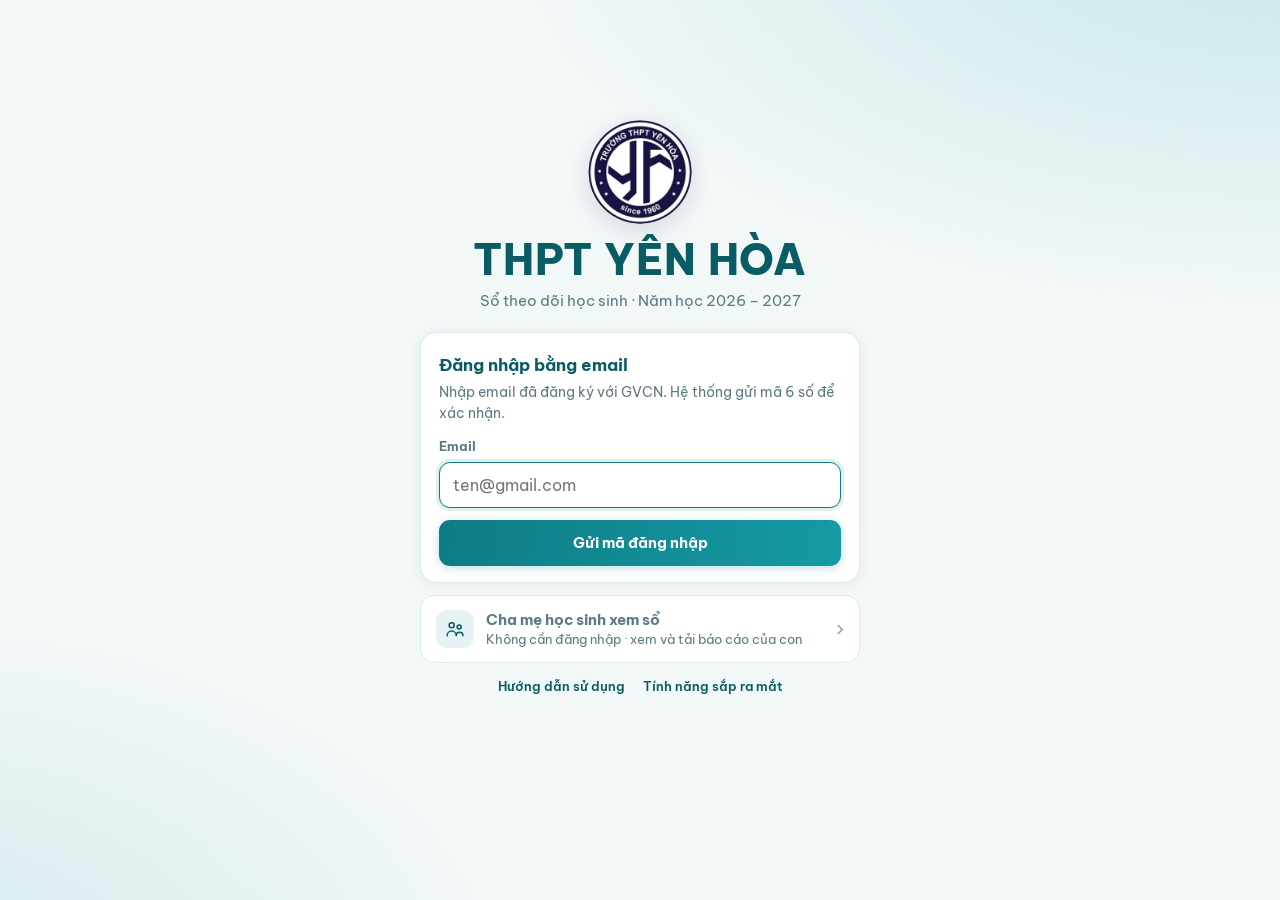
<file: index.html>
<!DOCTYPE html>
<html lang="vi">
<head>
<meta charset="utf-8">
<meta name="viewport" content="width=device-width, initial-scale=1, viewport-fit=cover">
<link rel="icon" type="image/png" href="img/favicon.png">
<link rel="apple-touch-icon" href="img/logo-180.png">
<meta name="theme-color" content="#0E7C86">
<title>Sổ theo dõi học sinh 11D3</title>
<link rel="preconnect" href="https://script.google.com" crossorigin>
<link rel="preconnect" href="https://script.googleusercontent.com" crossorigin>
<link rel="preconnect" href="https://fonts.googleapis.com">
<link rel="preconnect" href="https://fonts.gstatic.com" crossorigin>
<link href="https://fonts.googleapis.com/css2?family=Be+Vietnam+Pro:wght@400;500;600;700;800&display=swap" rel="stylesheet" media="print" onload="this.media='all'">
<style>
/* ═══════════════ TOKENS ═══════════════ */
:root{
  --teal:#0E7C86; --teal-d:#0A5C64; --teal-l:#6FBEC5; --teal-xl:#A8DBDF;
  --ink:#1B333A; --sub:#5C7A83; --mute:#8AA6AD;
  --bg:#F2F7F8; --card:#FFFFFF; --line:#DEEAEC; --line2:#EDF4F5;
  --pale:#E6F3F4; --paler:#F5FAFB;
  --ok:#1E8449;   --ok-bg:#E5F5EB;
  --warn:#B9761C; --warn-bg:#FDF2E1;
  --dang:#C0392B; --dang-bg:#FCEDEA;
  --info:#1F618D; --info-bg:#E7F0F8;
  --r-xl:20px; --r-lg:15px; --r-md:11px; --r-sm:8px;
  --sh-1:0 1px 2px rgba(27,51,58,.05),0 2px 8px rgba(14,124,134,.06);
  --sh-2:0 4px 18px rgba(14,124,134,.14);
  --sh-3:0 12px 44px rgba(27,51,58,.20);
  --hdr:56px; --nav:62px; --rail:236px;
  --safe:env(safe-area-inset-bottom,0px);
  --font:Aptos,'Aptos Display','Be Vietnam Pro','Segoe UI',Calibri,system-ui,-apple-system,'Roboto',sans-serif;
  /* bí danh giữ tương thích với tên biến đời trước */
  --red:#C0392B; --green:#1E8449; --paper:#FFFFFF; --rule:#DEEAEC; --rule2:#EDF4F5;
  --muted:#5C7A83; --faint:#8AA6AD; --teal-ink:#0A5C64; --teal-soft:#E6F3F4;
  --red-soft:#FCEDEA; --green-soft:#E5F5EB; --amber-soft:#FDF2E1; --blue-soft:#E7F0F8;
  --blue:#1F618D; --shadow:0 12px 44px rgba(27,51,58,.20); --nav-h:62px; --bg2:#E6F3F4;
}
*,*::before,*::after{box-sizing:border-box;margin:0;padding:0;-webkit-tap-highlight-color:transparent}
html,body{height:100%}
body{font-family:var(--font);background:var(--bg);color:var(--ink);font-size:15px;line-height:1.5;
     -webkit-font-smoothing:antialiased;overflow:hidden}
button,input,select,textarea{font-family:inherit;font-size:inherit;color:inherit}
button{border:0;background:none;cursor:pointer}
svg{display:block}
.hide{display:none !important}
.num{font-variant-numeric:tabular-nums;letter-spacing:-.01em}
::-webkit-scrollbar{width:9px;height:9px}
::-webkit-scrollbar-thumb{background:#C6DCDF;border-radius:9px}
::-webkit-scrollbar-track{background:transparent}
.r0,.c0t{color:var(--ok)} .r1{color:var(--info)} .r2{color:var(--warn)} .r3{color:var(--dang)}
.b0{background:var(--ok)} .b1{background:var(--info)} .b2{background:var(--warn)} .b3{background:var(--dang)}
.zero{color:var(--mute)}

/* ═══════════════ LOADER ═══════════════ */
#loader{position:fixed;inset:0;background:linear-gradient(160deg,#E6F3F4,#F7FBFC 62%,#FFFDF3);
  display:flex;flex-direction:column;align-items:center;justify-content:center;gap:15px;z-index:900}
#loader .mark{width:62px;height:62px;border-radius:19px;background:linear-gradient(135deg,var(--teal),#3FA7B0);
  color:#fff;display:grid;place-items:center;font-weight:800;font-size:20px;box-shadow:var(--sh-2);letter-spacing:-.02em}
#loader .ldtxt{color:var(--sub);font-size:13px;font-weight:500}
.spin{width:26px;height:26px;border:3px solid var(--teal-xl);border-top-color:var(--teal);
  border-radius:50%;animation:sp .8s linear infinite;flex:none}
.spin.sm{width:15px;height:15px;border-width:2px;border-color:rgba(255,255,255,.35);border-top-color:#fff;display:inline-block}
@keyframes sp{to{transform:rotate(360deg)}}

/* ═══════════════ ĐĂNG NHẬP ═══════════════ */
#login{position:fixed;inset:0;z-index:880;overflow:auto;padding:30px 18px 40px;
  background:linear-gradient(165deg,#E6F3F4 0%,#F7FBFC 55%,#FFFDF2 100%)}
.lgwrap{max-width:430px;margin:0 auto;padding-top:6vh}
.mark{font-size:13.5px;letter-spacing:.02em;color:var(--sub);font-weight:600}
.classname{font-size:64px;font-weight:800;letter-spacing:-.04em;line-height:.94;color:var(--teal-d);margin:8px 0 4px}
.subline{font-size:14.5px;color:var(--sub);margin-bottom:30px}
.lghead{display:flex;align-items:center;gap:14px} .lghead .lgtx{flex:1;min-width:0}
.lglogo{width:96px;height:96px;flex:none;border-radius:50%;background:#fff;box-shadow:0 4px 16px rgba(20,40,80,.14)}
@media (max-width:380px){ .lglogo{width:76px;height:76px} }
.subline b{color:var(--ink);font-weight:700}
.fld{margin-bottom:13px}
.fld label{display:block;font-size:11.5px;font-weight:700;color:var(--sub);margin-bottom:6px;letter-spacing:.3px}
.inp{width:100%;height:44px;border:1.5px solid var(--line);border-radius:var(--r-md);padding:0 13px;
  background:var(--paler);transition:.15s;font-size:15px;outline:none}
.inp:focus{border-color:var(--teal);background:#fff;box-shadow:0 0 0 3px rgba(14,124,134,.13)}
.inp.s{height:39px;font-size:14px;border-radius:10px}
textarea.inp{height:auto;min-height:88px;padding:10px 13px;resize:vertical;line-height:1.55}
select.inp{appearance:none;cursor:pointer;padding-right:32px;
  background-image:url("data:image/svg+xml;utf8,<svg xmlns='http://www.w3.org/2000/svg' viewBox='0 0 24 24' fill='%235C7A83'><path d='M7 10l5 5 5-5z'/></svg>");
  background-repeat:no-repeat;background-position:right 8px center;background-size:18px}
.btn{width:100%;height:46px;border-radius:var(--r-md);background:linear-gradient(100deg,var(--teal),#159AA4);
  color:#fff;font-weight:700;font-size:15px;display:inline-flex;align-items:center;justify-content:center;gap:8px;
  transition:.15s;box-shadow:0 2px 10px rgba(14,124,134,.26)}
.btn:hover{background:linear-gradient(100deg,var(--teal-d),#0F818B)}
.btn:active{transform:scale(.985)}
.btn.ghost{background:var(--card);color:var(--teal-d);border:1.5px solid var(--line);box-shadow:none}
.btn.ghost:hover{background:var(--pale);border-color:var(--teal-l)}
.btn.danger{background:var(--dang-bg);color:#9E2F23;border:1.5px solid #F2C9C3;box-shadow:none}
.btn.danger:hover{background:#F8DDD8}
.btn.sm{width:auto;height:36px;padding:0 14px;font-size:13.5px;border-radius:10px}
.btn:disabled{opacity:.55;cursor:default}
.err{color:var(--dang);font-size:13.5px;margin-top:12px;min-height:20px;font-weight:600}
.hint{font-size:12.5px;color:var(--mute);margin-top:20px;line-height:1.6}

.lglab{font-size:11.5px;font-weight:800;color:var(--sub);text-transform:uppercase;
  letter-spacing:.7px;margin:0 2px 11px}
.picgrid{display:grid;grid-template-columns:repeat(auto-fill,minmax(160px,1fr));gap:10px}
.piccard{background:var(--card);border:1.5px solid var(--line);border-radius:var(--r-lg);padding:13px 12px;
  display:flex;align-items:center;gap:11px;text-align:left;transition:.16s;box-shadow:var(--sh-1)}
.piccard:hover{border-color:var(--teal-l);transform:translateY(-2px);box-shadow:var(--sh-2)}
.piccard .av{width:38px;height:38px;border-radius:12px;background:var(--pale);color:var(--teal-d);
  display:grid;place-items:center;font-weight:800;font-size:13px;flex:none}
.piccard.gv .av{background:linear-gradient(135deg,var(--teal),#3FA7B0);color:#fff}
.piccard b{display:block;font-size:14px;font-weight:700;color:var(--ink);line-height:1.3}
.piccard span{display:block;font-size:11px;color:var(--mute);margin-top:1px;font-weight:600}
.lgback{font-size:13px;font-weight:700;color:var(--teal-d);padding:7px 0;margin-bottom:6px}
.whocard{display:flex;align-items:center;gap:12px;background:var(--card);border:1.5px solid var(--line);
  border-radius:var(--r-lg);padding:13px 14px;margin-bottom:16px;box-shadow:var(--sh-1)}
.whocard .av{width:44px;height:44px;border-radius:13px;flex:none;display:grid;place-items:center;
  font-weight:800;font-size:15px;background:linear-gradient(135deg,var(--teal),#3FA7B0);color:#fff}
.whocard b{display:block;font-size:15.5px;font-weight:800}
.whocard span{font-size:12px;color:var(--sub);font-weight:600}

.iconbtn{width:33px;height:33px;border-radius:11px;background:rgba(255,255,255,.2);color:#fff;
  display:flex;align-items:center;justify-content:center;flex:0 0 auto;transition:.15s}
.iconbtn:hover{background:rgba(255,255,255,.34)}
.iconbtn .ic{width:18px;height:18px;stroke-width:2}

.ev .x{width:19px;height:19px;border-radius:6px;display:inline-flex;align-items:center;justify-content:center;
  background:var(--line2);color:var(--dang);font-size:11px;font-weight:800}
.ev .x:hover{background:var(--dang-bg)}
.tag .x{margin-left:1px;width:15px;height:15px;border-radius:5px;display:inline-flex;
  align-items:center;justify-content:center;background:rgba(0,0,0,.09);font-size:11px;line-height:1;font-weight:800}
.tag .x:hover{background:rgba(0,0,0,.2)}

.toplist{display:flex;flex-direction:column}
.toprow{display:flex;align-items:center;gap:11px;padding:10px 15px;border-bottom:1px solid var(--line2)}
.toprow:last-child{border-bottom:0}
.toprow .rk{width:26px;height:26px;border-radius:9px;flex:none;display:grid;place-items:center;
  font-size:12px;font-weight:800;background:var(--paler);color:var(--sub)}
.toprow.p1 .rk{background:linear-gradient(135deg,#F0C24B,#E3A21B);color:#fff}
.toprow.p2 .rk{background:linear-gradient(135deg,#C9D6DA,#A9BCC2);color:#fff}
.toprow.p3 .rk{background:linear-gradient(135deg,#E0AE86,#C98A5A);color:#fff}
.toprow .bd{flex:1;min-width:0}
.toprow .bd b{display:block;font-size:14.5px;font-weight:700;white-space:nowrap;overflow:hidden;text-overflow:ellipsis}
.toprow .bd .mt{font-size:11.5px;color:var(--mute);font-weight:600;margin-top:1px}
.toprow .bd .bar{height:5px;border-radius:99px;background:var(--line2);margin-top:6px;overflow:hidden}
.toprow .bd .bar i{display:block;height:100%;border-radius:99px}
.toprow .vl{flex:none;text-align:right;min-width:52px}
.toprow .vl b{display:block;font-size:18px;font-weight:800;font-variant-numeric:tabular-nums;line-height:1.1}
.toprow .vl span{font-size:10.5px;color:var(--mute);font-weight:700}
.segbar{display:flex;gap:6px;padding:0 12px 12px}
.segbar button{flex:1;height:36px;border-radius:10px;background:var(--card);border:1.5px solid var(--line);
  font-size:13.5px;font-weight:700;color:var(--sub);transition:.14s}
.segbar button.on{background:var(--teal);border-color:var(--teal);color:#fff}

.helpbar{display:flex;align-items:center;gap:9px;margin:0 12px 11px;padding:9px 12px;border-radius:var(--r-md);
  background:var(--pale);color:var(--teal-d);font-size:12.5px;font-weight:700;width:calc(100% - 24px);text-align:left}
.helpbar:hover{background:var(--teal-xl)}
.helpbar .qi{width:19px;height:19px;flex:none;border-radius:50%;background:var(--teal);color:#fff;
  display:grid;place-items:center;font-size:12px;font-weight:800}
.helpbar .t{flex:1;min-width:0}
.helpbar .go{font-size:15px;opacity:.6}

.guideimg{margin:14px 16px;border:1px solid var(--line);border-radius:var(--r-md);overflow:hidden;
  background:var(--card);box-shadow:var(--sh-1)}
.guideimg img{display:block;width:100%;height:auto}
.guideimg .cap{display:flex;align-items:center;gap:8px;padding:9px 12px;border-top:1px solid var(--line2);
  font-size:12px;color:var(--sub);font-weight:600}
.guideimg .cap a{margin-left:auto;color:var(--teal-d);font-weight:700}
.imgfail{padding:26px 18px;text-align:center;font-size:13.5px;color:var(--sub);line-height:1.6}
.imgfail a{color:var(--teal-d);font-weight:700}

details.acc{background:var(--card);border:1px solid var(--line);border-radius:var(--r-md);
  margin:0 16px 9px;overflow:hidden}
details.acc summary{list-style:none;cursor:pointer;padding:12px 14px;font-size:14.5px;font-weight:700;
  color:var(--teal-d);display:flex;align-items:center;gap:9px}
details.acc summary::-webkit-details-marker{display:none}
details.acc summary .ic{width:19px;height:19px;flex:none}
details.acc summary .ar{margin-left:auto;font-size:12px;color:var(--mute);transition:.15s}
details.acc[open] summary{border-bottom:1px solid var(--line2)}
details.acc[open] summary .ar{transform:rotate(90deg)}
details.acc ul{margin:0;padding:11px 16px 13px 30px;display:flex;flex-direction:column;gap:8px}
details.acc li{font-size:13.5px;line-height:1.6;color:var(--ink)}
details.acc li b{color:var(--teal-d);font-weight:700}

.lgtabs{display:flex;gap:6px;background:var(--card);border:1.5px solid var(--line);border-radius:var(--r-md);
  padding:4px;margin-bottom:18px;box-shadow:var(--sh-1)}
.lgtabs button{flex:1;height:38px;border-radius:9px;font-size:13.5px;font-weight:700;color:var(--sub);transition:.14s}
.lgtabs button.on{background:var(--teal);color:#fff}
.phbox{background:var(--card);border:1.5px solid var(--line);border-radius:var(--r-lg);padding:16px;
  box-shadow:var(--sh-1);margin-bottom:14px}
.phbox h3{font-size:15.5px;font-weight:800;color:var(--teal-d);margin-bottom:7px}
.phbox p{font-size:13.5px;color:var(--sub);line-height:1.65}
.phbox ul{margin:9px 0 0 17px;font-size:13px;color:var(--sub);line-height:1.75}

.micbtn{width:40px;height:40px;flex:none;border-radius:11px;border:1.5px solid var(--line);
  background:var(--card);color:var(--teal-d);display:flex;align-items:center;justify-content:center}
.micbtn.rec{background:var(--dang);border-color:var(--dang);color:#fff;animation:pulse 1s infinite}
.micbtn .ic{width:19px;height:19px}
.microw{display:flex;gap:8px;align-items:flex-start;margin-top:5px}
.microw textarea{flex:1}
.michint{font-size:11.5px;color:var(--mute);margin-top:6px;font-weight:600}

.hkcard{background:var(--card);border-bottom:1px solid var(--line2);padding:13px 14px}
.hkcard:last-child{border-bottom:0}
.hkhead{display:flex;align-items:center;gap:11px}
.hkhead .nm{flex:1;min-width:0}
.hkhead .nm b{display:block;font-size:15.5px;font-weight:700;white-space:nowrap;overflow:hidden;text-overflow:ellipsis}
.hkhead .nm span{font-size:11.5px;color:var(--sub);font-weight:600}
.hkhead .sc{flex:none;text-align:right}
.hkhead .sc .n{font-size:21px;font-weight:800;font-variant-numeric:tabular-nums;line-height:1.1;letter-spacing:-.03em}
.badge{display:inline-block;padding:2px 9px;border-radius:99px;font-size:11px;font-weight:800;margin-top:3px}
.badge.g0{background:var(--ok-bg);color:var(--ok)} .badge.g1{background:var(--info-bg);color:var(--info)}
.badge.g2{background:var(--warn-bg);color:var(--warn)} .badge.g3{background:var(--dang-bg);color:var(--dang)}
.mini{display:flex;gap:5px;margin-top:10px;flex-wrap:wrap}
.mini div{flex:1;min-width:56px;background:var(--paler);border-radius:9px;padding:6px 7px;text-align:center}
.mini div .k{font-size:10px;color:var(--mute);font-weight:700;letter-spacing:.02em}
.mini div .v{font-size:14.5px;font-weight:800;font-variant-numeric:tabular-nums;margin-top:1px}
.evlist{margin-top:10px;display:flex;flex-direction:column;gap:7px}
.ev{display:flex;gap:8px;align-items:flex-start}
.ev .pill{flex:none;min-width:34px;text-align:center;padding:2px 7px;border-radius:7px;
  font-size:11.5px;font-weight:800;font-variant-numeric:tabular-nums}
.ev .pill.m{background:var(--dang-bg);color:var(--dang)} .ev .pill.p{background:var(--ok-bg);color:var(--ok)}
.ev .tx{flex:1;min-width:0;font-size:12.5px;line-height:1.5}
.ev .tx b{font-weight:700}
.ev .tx .who{color:var(--mute);font-weight:600;font-size:11px;display:block;margin-top:1px}
.ev .tx .dg{display:block;margin-top:3px;font-size:12px;color:var(--ink);background:var(--paler);
  border-left:2.5px solid var(--teal-xl);border-radius:0 var(--r-sm) var(--r-sm) 0;padding:4px 8px}
.gvbox{margin-top:10px;padding:8px 10px;border-radius:var(--r-sm);background:var(--warn-bg);
  font-size:12.5px;line-height:1.55;color:#7A4E10}
.gvbox b{color:var(--warn);font-weight:800}
.viewtoggle{display:flex;gap:6px;padding:0 12px 11px}
.viewtoggle button{height:30px;padding:0 12px;border-radius:9px;border:1.5px solid var(--line);
  background:var(--card);font-size:12.5px;font-weight:700;color:var(--sub)}
.viewtoggle button.on{background:var(--pale);border-color:var(--teal-l);color:var(--teal-d)}

/* ═══════════════ SHELL ═══════════════ */
#app{display:none;height:100%;flex-direction:column;overflow:hidden}
#app.on{display:flex}
#rail{display:none}

#main{flex:1;display:flex;flex-direction:column;min-height:0}
#top{flex:none;z-index:30}
.topline{height:var(--hdr);display:flex;align-items:center;gap:11px;padding:0 15px;
  background:linear-gradient(103deg,var(--teal) 0%,#1AA0AB 100%);color:#fff;
  box-shadow:0 2px 12px rgba(14,124,134,.24)}
.topline h1{font-size:17.5px;font-weight:800;margin:0;flex:1;letter-spacing:-.02em}
.sync{display:flex;align-items:center;gap:6px;font-size:11px;color:rgba(255,255,255,.86);white-space:nowrap;font-weight:600}
.dot{width:7px;height:7px;border-radius:50%;background:#8BE8B4;flex:0 0 auto}
.dot.busy{background:#FFD97A;animation:pulse 1s infinite}
.dot.off{background:#FFA9A0}
@keyframes pulse{50%{opacity:.3}}
.ava{width:33px;height:33px;border-radius:11px;background:rgba(255,255,255,.2);color:#fff;
  font-size:12.5px;font-weight:800;display:flex;align-items:center;justify-content:center;flex:0 0 auto}
.periodbar{display:flex;gap:7px;padding:9px 15px;background:var(--card);border-bottom:1px solid var(--line);
  overflow-x:auto;scrollbar-width:none}
.periodbar::-webkit-scrollbar{display:none}
.chip{flex:0 0 auto;height:32px;padding:0 13px;border-radius:10px;border:1.5px solid var(--line);
  background:var(--paler);font-size:13.5px;font-weight:700;color:var(--sub);white-space:nowrap;
  display:inline-flex;align-items:center;gap:5px;transition:.14s}
.chip:hover{border-color:var(--teal-l)}
.chip.on{background:var(--teal);border-color:var(--teal);color:#fff}
.chip.tiny{height:29px;padding:0 11px;font-size:12.5px}
.chip.month{background:var(--pale);border-color:transparent;color:var(--teal-d)}

#scroll{flex:1;overflow-y:auto;-webkit-overflow-scrolling:touch;
  padding:12px 0 calc(var(--nav) + var(--safe) + 22px)}
.wrap{max-width:1240px;margin:0 auto}
.view{padding:0 0 18px}
.pad{padding:0 12px}

/* ═══════════════ CARD / SECTION ═══════════════ */
.sechead{display:flex;align-items:center;gap:9px;margin:18px 12px 9px}
.sechead h2{font-size:13px;font-weight:800;color:var(--teal-d);margin:0;letter-spacing:.01em;
  display:flex;align-items:center;gap:8px}
.sechead h2::before{content:'';width:4px;height:15px;border-radius:3px;background:var(--teal);flex:none}
.sechead .more{margin-left:auto;font-size:12.5px;color:var(--teal);font-weight:700;
  padding:5px 10px;border-radius:8px;background:var(--pale)}
.sechead .more:hover{background:var(--teal-xl)}
.view > .wrap > .sechead:first-child, .view > .sechead:first-child{margin-top:2px}

.register,.panelbox,.tablewrap,.kpis{background:var(--card);border:1px solid var(--line);
  border-radius:var(--r-lg);box-shadow:var(--sh-1);margin:0 12px;overflow:hidden}
.panelbox{padding:14px 15px}
.note{font-size:12.5px;color:var(--mute);line-height:1.6;padding:10px 15px}
.empty{padding:42px 26px;text-align:center;color:var(--sub);font-size:14px;line-height:1.6}
.empty b{display:block;color:var(--ink);font-size:15.5px;margin-bottom:5px;font-weight:700}

/* ═══════════════ SỔ KẺ DÒNG ═══════════════ */
.row{display:block;width:100%;text-align:left;padding:11px 14px;border-bottom:1px solid var(--line2);
  transition:background .12s}
.row:last-child{border-bottom:0}
.row:hover{background:var(--paler)}
.row.sel{background:var(--pale)}
.rowmain{display:flex;align-items:center;gap:11px;width:100%}
.row .idx{width:20px;font-size:11px;color:var(--mute);flex:0 0 20px;font-variant-numeric:tabular-nums;font-weight:600}
.row .nm{flex:1;min-width:0}
.row .nm b{display:block;font-weight:700;font-size:15px;white-space:nowrap;overflow:hidden;text-overflow:ellipsis}
.row .nm span{font-size:12px;color:var(--sub)}
.row .spark{flex:0 0 auto;opacity:.9}
.score{flex:0 0 auto;text-align:right;min-width:52px}
.score .n{font-size:19px;font-weight:800;font-variant-numeric:tabular-nums;letter-spacing:-.025em;display:block;line-height:1.12}
.score .l{font-size:10.5px;font-weight:800;display:block;letter-spacing:.01em}
.grouphead{padding:8px 14px;background:var(--paler);font-size:11px;font-weight:800;color:var(--sub);
  border-bottom:1px solid var(--line2);letter-spacing:.06em;text-transform:uppercase}
.check{flex:0 0 auto;width:22px;height:22px;border-radius:7px;border:1.7px solid var(--line);
  display:flex;align-items:center;justify-content:center;background:var(--card)}
.check.on{background:var(--teal);border-color:var(--teal)}
.check svg{width:13px;height:13px;stroke:#fff;stroke-width:3;fill:none;opacity:0}
.check.on svg{opacity:1}

.rowextra{margin:9px 0 1px 31px;display:flex;flex-direction:column;gap:6px}
.tagwrap{display:flex;flex-wrap:wrap;gap:5px}
.tag{display:inline-flex;align-items:center;gap:5px;padding:3px 9px;border-radius:8px;
  font-size:11.5px;font-weight:700;line-height:1.4;max-width:100%}
.tag b{font-weight:800;font-variant-numeric:tabular-nums}
.tag.minus{background:var(--dang-bg);color:var(--dang)}
.tag.plus{background:var(--ok-bg);color:var(--ok)}
.tag.more{background:var(--pale);color:var(--sub)}
.byline{font-size:11px;color:var(--mute);display:flex;flex-wrap:wrap;gap:3px 8px;font-weight:600}
.byline b{font-weight:700;color:var(--sub)}
.rownote{font-size:12px;color:var(--ink);background:var(--paler);border-left:2.5px solid var(--teal-xl);
  border-radius:0 var(--r-sm) var(--r-sm) 0;padding:5px 9px}
.rowremark{font-size:12px;color:#8C5A12;background:var(--warn-bg);border-radius:var(--r-sm);
  padding:6px 9px;line-height:1.5}
.rowremark b{color:var(--warn);font-weight:800}

.tools{padding:0 12px 10px;display:flex;gap:8px;align-items:center}
.tools .inp{flex:1}
.filters{display:flex;gap:7px;padding:0 12px 11px;overflow-x:auto;scrollbar-width:none}
.filters::-webkit-scrollbar{display:none}
.multistrip{display:flex;align-items:center;gap:8px;margin:0 12px 11px;padding:9px 10px 9px 13px;
  border-radius:var(--r-md);background:var(--pale);color:var(--teal-d);font-size:13px;font-weight:700}
.multistrip .t{flex:1;min-width:0}
.multistrip button{flex:0 0 auto;height:30px;padding:0 11px;border-radius:9px;background:var(--card);
  font-size:12.5px;font-weight:700;color:var(--teal-d);border:1px solid rgba(14,124,134,.2)}
.multistrip button:hover{background:var(--paler)}

/* ═══════════════ BẢNG ═══════════════ */
.tablewrap{overflow-x:auto}
table{border-collapse:collapse;width:max-content;min-width:100%;font-size:13.5px}
th,td{padding:9px 11px;border-bottom:1px solid var(--line2);white-space:nowrap;text-align:center}
th{background:var(--pale);color:var(--teal-d);font-weight:800;font-size:11.5px;position:sticky;top:0;z-index:2;
  letter-spacing:.03em}
td.name,th.name{position:sticky;left:0;background:var(--card);text-align:left;font-weight:700;z-index:1;
  min-width:154px;border-right:1px solid var(--line)}
th.name{background:var(--pale);z-index:3}
td.v{font-variant-numeric:tabular-nums;font-weight:800}
tr:hover td,tr:hover td.name{background:var(--paler)}
.c0{background:var(--ok-bg);color:var(--ok)}
.c1{background:var(--info-bg);color:var(--info)}
.c2{background:var(--warn-bg);color:var(--warn)}
.c3{background:var(--dang-bg);color:var(--dang)}

/* ═══════════════ THỐNG KÊ ═══════════════ */
.kpis{display:grid;grid-template-columns:repeat(2,1fr);gap:1px;background:var(--line)}
.kpi{background:var(--card);padding:13px 15px}
.kpi .n{font-size:26px;font-weight:800;letter-spacing:-.035em;line-height:1.06;font-variant-numeric:tabular-nums}
.kpi .l{font-size:11.5px;color:var(--sub);font-weight:700;margin-top:2px}
.kpi .sub{font-size:11px;color:var(--mute);margin-top:1px}
.legend{display:flex;flex-wrap:wrap;gap:11px;margin-top:11px}
.legend i{width:9px;height:9px;border-radius:3px;display:inline-block;margin-right:5px}
.legend span{font-size:12px;color:var(--sub);display:flex;align-items:center;font-weight:600}
.legend b{color:var(--ink);margin-left:4px;font-variant-numeric:tabular-nums;font-weight:800}
.distbar{display:flex;height:28px;border-radius:9px;overflow:hidden;background:var(--line2)}
.distbar div{height:100%;display:flex;align-items:center;justify-content:center;color:#fff;font-size:11.5px;font-weight:800}
.hbars{display:flex;flex-direction:column;gap:10px;margin-top:3px}
.hbar{display:grid;grid-template-columns:1fr auto;gap:4px}
.hbar .t{font-size:13px;font-weight:700;white-space:nowrap;overflow:hidden;text-overflow:ellipsis}
.hbar .v{font-size:13px;font-weight:800;font-variant-numeric:tabular-nums}
.hbar .track{grid-column:1/3;height:7px;border-radius:99px;background:var(--line2);overflow:hidden}
.hbar .fill{height:100%;border-radius:99px}

/* ═══════════════ LỊCH SỬ ═══════════════ */
.entry{display:flex;gap:11px;padding:11px 14px;border-bottom:1px solid var(--line2);align-items:flex-start}
.entry:last-child{border-bottom:0}
.entry .pt{flex:0 0 44px;text-align:right;font-weight:800;font-size:16px;font-variant-numeric:tabular-nums;padding-top:1px}
.entry .bd{flex:1;min-width:0}
.entry .bd b{font-weight:700;font-size:14.5px;display:block;line-height:1.35}
.entry .bd .meta{font-size:11.5px;color:var(--mute);margin-top:2px;font-weight:600}
.entry .bd .note{font-size:12px;color:var(--ink);background:var(--paler);border-radius:var(--r-sm);
  padding:5px 8px;margin-top:5px;display:inline-block}
.entry .act{flex:0 0 auto;display:flex;gap:5px}
.entry .act button{height:28px;padding:0 9px;border-radius:8px;background:var(--paler);border:1px solid var(--line);
  font-size:11.5px;font-weight:700;color:var(--sub)}
.entry .act button:hover{background:var(--pale);color:var(--teal-d)}
.remarkbox{margin:0 12px 11px;padding:12px 14px;background:var(--warn-bg);border-radius:var(--r-md);
  border:1px solid #F3E0BF}
.remarkbox .h{font-size:11px;font-weight:800;color:var(--warn);text-transform:uppercase;letter-spacing:.05em}
.remarkbox p{margin:5px 0 0;font-size:14px;line-height:1.6;color:#7A4E10}

/* ═══════════════ ĐIỀU HƯỚNG ═══════════════ */
#tabbar{position:fixed;left:0;right:0;bottom:0;z-index:120;display:flex;
  height:calc(var(--nav) + var(--safe));padding-bottom:var(--safe);
  background:rgba(255,255,255,.97);backdrop-filter:blur(12px);border-top:1px solid var(--line);
  box-shadow:0 -2px 16px rgba(27,51,58,.07)}
#tabbar button{flex:1;position:relative;display:flex;flex-direction:column;align-items:center;
  justify-content:center;gap:3px;font-size:10px;font-weight:700;color:var(--mute);padding-top:4px}
.ic{width:21px;height:21px;stroke:currentColor;fill:none;stroke-width:1.85;stroke-linecap:round;stroke-linejoin:round}
#tabbar button.on{color:var(--teal)}
#tabbar button.on::before{content:'';position:absolute;top:0;left:50%;transform:translateX(-50%);
  width:26px;height:3px;border-radius:0 0 3px 3px;background:var(--teal)}
#tabbar button.on .ic{stroke-width:2.2}

/* ═══════════════ PANEL / DRAWER ═══════════════ */
.scrim{position:fixed;inset:0;background:rgba(16,40,46,.44);backdrop-filter:blur(3px);z-index:150;
  opacity:0;pointer-events:none;transition:opacity .2s}
.scrim.on{opacity:1;pointer-events:auto}
#panel{position:fixed;left:0;right:0;bottom:0;z-index:160;background:var(--bg);
  border-radius:var(--r-xl) var(--r-xl) 0 0;box-shadow:var(--sh-3);max-height:91dvh;
  display:flex;flex-direction:column;transform:translateY(102%);
  transition:transform .26s cubic-bezier(.32,.72,0,1)}
#panel.on{transform:translateY(0)}
@media (prefers-reduced-motion:reduce){#panel,.scrim,#bulkbar,#toast{transition:none}}
.grab{width:38px;height:4px;border-radius:99px;background:rgba(255,255,255,.5);margin:8px auto 0;flex:0 0 auto}
#panel .ptop{flex:none;position:relative;padding:12px 16px 14px;color:#fff;
  background:linear-gradient(118deg,var(--teal-d),var(--teal) 58%,#22A7B1);
  border-radius:var(--r-xl) var(--r-xl) 0 0}
#panel .ptop .tt{padding-right:38px}
#panel .ptop h2{margin:0;font-size:18px;font-weight:800;letter-spacing:-.02em;line-height:1.28}
#panel .ptop p{margin:3px 0 0;font-size:12px;color:rgba(255,255,255,.86);line-height:1.5;font-weight:500}
#panel .pclose{position:absolute;top:10px;right:12px;width:32px;height:32px;border-radius:10px;
  background:rgba(255,255,255,.18);color:#fff;display:flex;align-items:center;justify-content:center;transition:.15s}
#panel .pclose:hover{background:rgba(255,255,255,.32)}
#panel .pbody{overflow-y:auto;-webkit-overflow-scrolling:touch;background:var(--bg);
  padding-bottom:calc(20px + var(--safe))}

.seg{display:flex;gap:7px;padding:13px 16px 8px}
.seg button{flex:1;height:38px;border-radius:10px;background:var(--card);border:1.5px solid var(--line);
  font-weight:700;font-size:14px;color:var(--sub);transition:.14s}
.seg button.on.minus{background:var(--dang-bg);border-color:#F0C6C0;color:var(--dang)}
.seg button.on.plus{background:var(--ok-bg);border-color:#BFE5CE;color:var(--ok)}
.item{display:flex;align-items:flex-start;gap:11px;padding:11px 16px;border-bottom:1px solid var(--line2);
  width:100%;text-align:left;background:var(--card)}
.item:hover{background:var(--paler)}
.item .t{flex:1;min-width:0}
.item .t b{display:block;font-weight:600;font-size:14.5px;line-height:1.35}
.item .t span{font-size:11.5px;color:var(--mute);font-weight:600}
.item .t .dg{display:block;font-size:12px;color:var(--sub);margin-top:3px;line-height:1.5;font-weight:400}
.item .p{flex:0 0 auto;font-weight:800;font-size:16px;font-variant-numeric:tabular-nums;padding-top:1px}
.pform{padding:14px 16px}
.pcard{background:var(--card);border:1px solid var(--line);border-radius:var(--r-md);
  margin:12px 16px;padding:13px 14px}
.grid2{display:grid;grid-template-columns:1fr 1fr;gap:10px}
.lbl{font-size:11.5px;font-weight:700;color:var(--sub);margin-bottom:5px;display:block;letter-spacing:.2px}
.rowbtns{display:flex;gap:8px;margin-top:13px}
.editline{display:flex;gap:7px;align-items:center;padding:8px 14px;border-bottom:1px solid var(--line2)}

/* ═══════════════ THANH NỔI ═══════════════ */
#bulkbar{position:fixed;left:12px;right:12px;bottom:calc(var(--nav) + var(--safe) + 14px);
  z-index:130;background:var(--ink);color:#fff;border-radius:var(--r-md);padding:10px 12px;
  display:flex;align-items:center;gap:10px;box-shadow:var(--sh-3);
  opacity:0;visibility:hidden;pointer-events:none;transform:translateY(14px);
  transition:opacity .16s,transform .16s,visibility .16s}
#bulkbar.on{opacity:1;visibility:visible;pointer-events:auto;transform:translateY(0)}
#bulkbar .c{flex:1;font-size:14px;font-weight:700}
#bulkbar .x{flex:0 0 auto;width:30px;height:30px;border-radius:9px;background:rgba(255,255,255,.16);
  color:#fff;display:flex;align-items:center;justify-content:center}
#bulkbar .go{height:34px;padding:0 14px;border-radius:9px;background:#fff;color:var(--ink);font-size:13.5px;font-weight:800}

#toast{position:fixed;left:14px;right:14px;bottom:calc(var(--nav) + var(--safe) + 16px);z-index:200;
  background:var(--ink);color:#fff;border-radius:var(--r-md);padding:12px 14px;display:flex;
  align-items:center;gap:11px;box-shadow:var(--sh-3);font-size:14px;font-weight:600;
  opacity:0;visibility:hidden;pointer-events:none;transform:translateY(14px);
  transition:opacity .16s,transform .16s,visibility .16s}
#toast.on{opacity:1;visibility:visible;pointer-events:auto;transform:translateY(0)}
#toast .msg{flex:1}
#toast .undo{font-weight:800;color:#7EDCE2;padding:4px 6px}

/* ═══════════════ SKELETON ═══════════════ */
@keyframes shim{0%{background-position:-420px 0}100%{background-position:420px 0}}
.sk{background:linear-gradient(90deg,#E9F1F2 0%,#F7FBFB 45%,#E9F1F2 90%);background-size:420px 100%;
  animation:shim 1.15s linear infinite;border-radius:7px;height:13px}
.sk.t{height:18px}.sk.b{height:26px}
.sk-row{display:flex;align-items:center;gap:12px;padding:13px 14px;border-bottom:1px solid var(--line2)}
.sk-av{width:34px;height:34px;border-radius:11px;flex:none;
  background:linear-gradient(90deg,#E9F1F2,#F7FBFB,#E9F1F2);background-size:420px 100%;animation:shim 1.15s linear infinite}

/* ═══════════════ DESKTOP ═══════════════ */
@media (min-width:1024px){
  body{font-size:14.5px}
  #app{flex-direction:row}
  #rail{display:flex;flex-direction:column;width:var(--rail);flex:none;background:var(--card);
    border-right:1px solid var(--line);padding:20px 0 14px}
  #rail .brand{padding:0 18px 18px;display:flex;align-items:center;gap:11px}
  #rail .brand .bm{width:42px;height:42px;border-radius:13px;flex:none;color:#fff;font-weight:800;font-size:14px;
    background:linear-gradient(135deg,var(--teal),#3FA7B0);display:grid;place-items:center;box-shadow:var(--sh-2)}
  #rail .brand .k{font-size:17px;font-weight:800;letter-spacing:-.03em;color:var(--teal-d);line-height:1.1}
  #rail .brand .k{font-size:15px;white-space:nowrap}
  #rail .brand .s{font-size:11px;color:var(--mute);margin-top:1px;font-weight:600}
  #rail nav{display:flex;flex-direction:column;gap:2px;padding:0 11px}
  #rail nav button{display:flex;align-items:center;gap:11px;height:42px;padding:0 12px;border-radius:10px;
    font-size:14px;font-weight:700;color:var(--sub);text-align:left}
  #rail nav button:hover{background:var(--paler);color:var(--teal-d)}
  #rail nav button.on{background:var(--pale);color:var(--teal-d)}
  #rail .foot{margin-top:auto;padding:14px 15px 0;border-top:1px solid var(--line);display:flex;align-items:center;gap:10px}
  #rail .foot .ava{background:var(--pale);color:var(--teal-d)}
  #rail .foot .who{flex:1;min-width:0}
  #rail .foot .who b{display:block;font-size:13px;font-weight:700;white-space:nowrap;overflow:hidden;text-overflow:ellipsis}
  #rail .foot .who span{font-size:11px;color:var(--mute);font-weight:600}
  #tabbar{display:none}
  .topline{height:60px;padding:0 26px}
  .topline h1{font-size:20px}
  .periodbar{padding:10px 26px}
  #scroll{padding:16px 0 30px}
  .pad,.tools,.filters,.sechead{padding-left:26px;padding-right:26px}
  .sechead{margin-left:0;margin-right:0}
  .register,.panelbox,.tablewrap,.kpis,.multistrip,.remarkbox{margin-left:26px;margin-right:26px}
  .segbar,.viewtoggle{padding-left:26px;padding-right:26px}
  .hkcard{padding-left:20px;padding-right:20px}
  .toprow{padding-left:20px;padding-right:20px}
  .row,.entry,.grouphead,.editline{padding-left:20px;padding-right:20px}
  .kpi{padding:15px 18px}
  .kpis{grid-template-columns:repeat(4,1fr)}
  #toast{left:auto;right:26px;bottom:26px;max-width:420px}
  #bulkbar{left:calc(var(--rail) + 26px);right:26px;bottom:26px}
  #panel{left:auto;right:0;top:0;bottom:0;width:452px;max-height:none;border-radius:0;
    transform:translateX(103%);border-left:1px solid var(--line)}
  #panel.on{transform:translateX(0)}
  #panel .ptop{border-radius:0;padding-top:20px}
  .grab{display:none}
  .lgwrap{padding-top:10vh}
}
@media (min-width:1500px){ .wrap{max-width:1400px} }

/* ═══════════════ BẢN IN ═══════════════ */
#printArea{display:none}
@media print{
  body{background:#fff;overflow:visible}
  #login,#app,#panel,.scrim,#toast,#bulkbar,#tabbar,#rail,#loader{display:none !important}
  #printArea{display:block;padding:0;font-size:11pt}
  #printArea h1{font-size:17pt;margin:0 0 2pt;color:#0A5C64}
  #printArea .sub{font-size:9.5pt;color:#555;margin-bottom:12pt}
  #printArea table{width:100%;font-size:9.5pt;border-collapse:collapse}
  #printArea th{background:#E6F3F4 !important;-webkit-print-color-adjust:exact;print-color-adjust:exact;
    text-align:left;padding:5pt 6pt;border-bottom:1px solid #bbb;font-size:8.5pt}
  #printArea td{padding:4pt 6pt;border-bottom:1px solid #e3e3e3}
  #printArea .rm{margin:8pt 0;padding:7pt 9pt;background:#FDF2E1 !important;-webkit-print-color-adjust:exact;
    print-color-adjust:exact;border-radius:4pt;font-size:9.5pt}
}
</style>
</head>
<body>

<div id="loader">
  <div class="mark">11D3</div>
  <div class="spin"></div>
  <div class="ldtxt">Đang mở sổ theo dõi…</div>
</div>

<!-- ═══════════════════ ĐĂNG NHẬP ═══════════════════ -->
<section id="login" class="hide">
 <div class="lgwrap">
  <div class="mark">Sổ theo dõi học sinh · Học tập · Rèn luyện · Nề nếp</div>
  <div class="classname">11D3</div>
  <div class="subline">THPT Yên Hòa · Năm học <b>2026 – 2027</b></div>

  <div class="lgtabs" id="lgTabs">
    <button data-lt="canbo" class="on">Cán bộ lớp</button>
    <button data-lt="gvcn">GVCN</button>
    <button data-lt="ph">Phụ huynh</button>
  </div>

  <div id="lgStep1">
    <div class="lglab" id="lgLab">Bạn là ai?</div>
    <div class="picgrid" id="picGrid">
      <div class="piccard"><span class="av"></span><span><b>Đang tải…</b></span></div>
    </div>
  </div>

  <div id="lgPH" class="hide">
    <div class="phbox">
      <h3>Chế độ phụ huynh — chỉ xem</h3>
      <p>Vào thẳng, không cần mật khẩu. Bạn xem được đầy đủ tình hình rèn luyện, nề nếp của cả lớp:</p>
      <ul>
        <li>Điểm từng tuần; xếp loại theo tháng, học kỳ</li>
        <li>Từng lỗi bị trừ, ai ghi nhận, ngày nào, kèm diễn giải</li>
        <li>Các thành tích được cộng điểm</li>
        <li>Nhận xét của giáo viên chủ nhiệm</li>
      </ul>
      <p style="margin-top:10px;color:var(--dang);font-weight:600">Không sửa, thêm hay xoá được bất kỳ dữ liệu nào.</p>
    </div>
    <button class="btn" id="lgPHBtn">Vào xem</button>
  </div>

  <div id="lgStep2" class="hide">
    <button class="lgback" id="lgBack">← Chọn người khác</button>
    <div class="whocard" id="whoCard"></div>
    <div class="fld hide" id="lgEmailFld">
      <label for="lgEmail">Email</label>
      <input id="lgEmail" class="inp" type="email" inputmode="email" autocomplete="username" placeholder="ten@gmail.com">
    </div>
    <div class="fld">
      <label for="lgPin">Mật khẩu</label>
      <input id="lgPin" class="inp" type="password" autocomplete="current-password" placeholder="Nhập mật khẩu">
    </div>
    <button class="btn" id="lgBtn">Vào sổ</button>
  </div>

  <div class="err" id="lgErr"></div>
  <div class="hint">Cán bộ lớp ghi nề nếp cả lớp, GVCN có toàn quyền.</div>
 </div>
</section>

<!-- ═══════════════════ ỨNG DỤNG ═══════════════════ -->
<div id="app">

  <aside id="rail">
    <div class="brand"><div class="bm">11D3</div>
      <div><div class="k">Sổ theo dõi học sinh</div><div class="s">THPT Yên Hòa</div></div></div>
    <nav id="railNav"></nav>
    <div class="foot">
      <div class="ava" id="rlAva">—</div>
      <div class="who"><b id="rlName">—</b><span id="rlRole">—</span></div>
    </div>
  </aside>

  <div id="main">
    <header id="top">
      <div class="topline">
        <h1 id="hTitle">Ghi điểm</h1>
        <div class="sync"><span class="dot" id="syncDot"></span><span id="syncTxt">—</span></div>
        <button class="iconbtn" id="hHelp" title="Hướng dẫn sử dụng">
          <svg class="ic" viewBox="0 0 24 24"><circle cx="12" cy="12" r="9"/>
            <path d="M9.2 9.3a2.9 2.9 0 0 1 5.6 1c0 1.9-2.8 2.4-2.8 4"/><path d="M12 17.4h.01"/></svg></button>
        <button class="iconbtn hide" id="hSheet" title="Mở Google Sheet gốc">
          <svg class="ic" viewBox="0 0 24 24"><rect x="3" y="3" width="18" height="18" rx="2"/>
            <path d="M3 9h18M9 9v12"/></svg></button>
        <button class="ava" id="hAva" title="Tài khoản">—</button>
      </div>
      <div class="periodbar" id="periodBar"></div>
    </header>

    <main id="scroll"><div class="wrap">
      <button class="helpbar" id="helpBar">
        <span class="qi">?</span><span class="t" id="helpTxt">Hướng dẫn</span><span class="go">›</span>
      </button>
      <section class="view" id="vGhi">
        <div class="tools">
          <input id="q" class="inp s" type="search" placeholder="Tìm tên học sinh…">
          <button class="btn ghost sm" id="multiBtn">Chọn nhiều</button>
        </div>
        <div class="filters" id="toFilter"></div>
        <div class="multistrip hide" id="multiStrip">
          <span class="t" id="msTxt">Chạm vào học sinh để chọn</span>
          <button id="msAll">Chọn tất cả</button>
          <button id="msDone">Xong</button>
        </div>
        <div class="register" id="listGhi"></div>
      </section>

      <section class="view hide" id="vBang"></section>

      <section class="view hide" id="vTK"></section>

      <section class="view hide" id="vLS"></section>

      <section class="view hide" id="vCai"></section>
    </div></main>
  </div>

  <nav id="tabbar"></nav>
</div>

<div id="bulkbar">
  <button class="x" id="bulkCancel" aria-label="Bỏ chọn">
    <svg class="ic" viewBox="0 0 24 24"><path d="M18 6 6 18M6 6l12 12"/></svg></button>
  <span class="c" id="bulkCount">Đã chọn 0</span>
  <button class="go" id="bulkGo">Ghi điểm</button>
</div>

<div class="scrim" id="scrim"></div>

<aside id="panel">
  <div class="grab"></div>
  <div class="ptop">
    <div class="tt"><h2 id="pTitle">—</h2><p id="pSub">—</p></div>
    <button class="pclose" id="pClose" aria-label="Đóng">
      <svg class="ic" viewBox="0 0 24 24"><path d="M18 6 6 18M6 6l12 12"/></svg></button>
  </div>
  <div class="pbody" id="pBody"></div>
</aside>

<div id="toast"><span class="msg" id="toastMsg"></span><button class="undo hide" id="toastUndo">Hoàn tác</button></div>
<div id="printArea"></div>

<script>
'use strict';
/* ═══════════════ BACKEND (đã cố định) ═══════════════ */
const GAS_URL = 'https://script.google.com/macros/s/AKfycbz1x-UG4_Rk3M3_APc-hJ0VHns2GfvPtR6T_F8nl4KlEHnNsiYGMbY0Vc4moiIRy8gO/exec';

/* chỉ số cột của một bản ghi (mảng gọn từ backend) */
const E_ID=0, E_LUC=1, E_THANG=2, E_TUAN=3, E_MA=4, E_TO=5,
      E_LOAI=6, E_MUC=7, E_ND=8, E_DIEM=9, E_EM=10, E_TEN=11, E_GC=12;

const MONTHS_YEAR = [9,10,11,12,1,2,3,4,5];

/* ═══════════════ LƯU TRỮ AN TOÀN ═══════════════ */
const mem = {};
const store = {
  get(k){ try{ return localStorage.getItem(k); }catch(e){ return mem[k] ?? null; } },
  set(k,v){ try{ localStorage.setItem(k,v); }catch(e){ mem[k]=v; } },
  del(k){ try{ localStorage.removeItem(k); }catch(e){ delete mem[k]; } }
};

const S = {
  token: store.get('hk_token') || '',
  me:null, cfg:null, students:[], cong:[], tru:[], accounts:[], thongBao:null, sheetUrl:'',
  entries:[], remarks:[], loaded:new Set(), allLoaded:false,
  thang:null, tuan:1, view:'ghi', filterTo:'all', q:'',
  multi:false, sel:new Set(),
  ctxMa:null, ctxTab:'tru', panelKind:'', bulkNote:'',
  members:null, pick:null, tkKy:'thang', quyDinh:null,
  lgTab:'canbo', hkKy:'thang', hkHK:1, hkView:'the',
  lsFilter:{ tu:null, den:null, to:'all', hs:'all', loai:'all' },
  busy:false, lastSync:null, pollT:null
};

const $  = s => document.querySelector(s);
const $$ = s => Array.from(document.querySelectorAll(s));
const esc = s => String(s==null?'':s).replace(/[&<>"']/g, c => ({'&':'&amp;','<':'&lt;','>':'&gt;','"':'&quot;',"'":'&#39;'}[c]));
const nz  = n => (n>0?'+':'') + n;
const initials = n => String(n||'').trim().split(/\s+/).slice(-2).map(w=>w[0]||'').join('').toUpperCase();

/* ═══════════════ ICON ═══════════════ */
const ICON = {
  ghi:'<path d="M12 20h9"/><path d="M16.5 3.5a2.1 2.1 0 0 1 3 3L7 19l-4 1 1-4Z"/>',
  bang:'<rect x="3" y="3" width="18" height="18" rx="2"/><path d="M3 9h18M3 15h18M9 3v18"/>',
  tk:'<path d="M3 3v18h18"/><path d="M7 15l4-5 3 3 5-7"/>',
  ls:'<circle cx="12" cy="12" r="9"/><path d="M12 7v5l3 2"/>',
  cai:'<circle cx="12" cy="12" r="3"/><path d="M19.4 15a1.7 1.7 0 0 0 .3 1.9l.1.1a2 2 0 1 1-2.8 2.8l-.1-.1a1.7 1.7 0 0 0-2.9 1.2 2 2 0 1 1-4 0 1.7 1.7 0 0 0-2.9-1.2l-.1.1a2 2 0 1 1-2.8-2.8l.1-.1A1.7 1.7 0 0 0 3 15a2 2 0 1 1 0-4 1.7 1.7 0 0 0 1.5-2.6l-.1-.1a2 2 0 1 1 2.8-2.8l.1.1A1.7 1.7 0 0 0 10 4.6a2 2 0 1 1 4 0 1.7 1.7 0 0 0 2.9 1.2l.1-.1a2 2 0 1 1 2.8 2.8l-.1.1A1.7 1.7 0 0 0 21 11a2 2 0 1 1 0 4Z"/>',
  check:'<path d="m4 12 5 5L20 6"/>'
};
const NAV = [
  {v:'ghi',  t:'Theo dõi nề nếp',     s:'Nề nếp',    el:'#vGhi'},
  {v:'bang', t:'Kết quả rèn luyện',   s:'Rèn luyện', el:'#vBang'},
  {v:'tk',   t:'Thống kê',            s:'Thống kê',  el:'#vTK'},
  {v:'ls',   t:'Nhật ký theo dõi',    s:'Nhật ký',   el:'#vLS'},
  {v:'cai',  t:'Cài đặt',             s:'Cài đặt',   el:'#vCai'}
];
function navItems(){ return isKhach() ? NAV.filter(n=>n.v!=='ghi') : NAV; }

/* ═══════════════ GỌI API ═══════════════ */
async function api(action, payload){
  setBusy(true);
  try{
    const res = await fetch(GAS_URL, {
      method:'POST', redirect:'follow',
      headers:{'Content-Type':'text/plain;charset=utf-8'},
      body: JSON.stringify({action, token:S.token, payload:payload||{}})
    });
    const j = await res.json();
    if(!j.ok) throw new Error(j.error || 'Không rõ lỗi');
    S.lastSync = new Date();
    setSync('ok');
    return j;
  }catch(e){
    setSync('off');
    throw e;
  }finally{ setBusy(false); }
}

function setBusy(b){ S.busy=b; if(b) setSync('busy'); }
function setSync(state){
  const d=$('#syncDot'), t=$('#syncTxt');
  if(!d) return;
  d.className = 'dot' + (state==='busy'?' busy':state==='off'?' off':'');
  if(state==='busy'){ t.textContent='Đang đồng bộ…'; return; }
  if(state==='off'){ t.textContent='Mất kết nối'; return; }
  t.textContent = S.lastSync ? 'Cập nhật ' + S.lastSync.toLocaleTimeString('vi-VN',{hour:'2-digit',minute:'2-digit'}) : '—';
}

/* ═══════════════ TOAST ═══════════════ */
let toastT=null;
function toast(msg, undoFn){
  clearTimeout(toastT);
  $('#toastMsg').innerHTML = msg;
  const u=$('#toastUndo');
  u.classList.toggle('hide', !undoFn);
  u.onclick = undoFn ? ()=>{ hideToast(); undoFn(); } : null;
  $('#toast').classList.add('on');
  toastT = setTimeout(hideToast, undoFn ? 5500 : 2600);
}
function hideToast(){ $('#toast').classList.remove('on'); }
function err(e){ toast(esc(e && e.message ? e.message : String(e))); }

/* ═══════════════ ĐĂNG NHẬP ═══════════════ */
$('#lgPin').addEventListener('keydown', e=>{ if(e.key==='Enter') doLogin(); });
$('#lgBtn').addEventListener('click', doLogin);
$('#lgBack').addEventListener('click', ()=>{
  S.pick=null; $('#lgStep2').classList.add('hide'); $('#lgStep1').classList.remove('hide');
  $('#lgTabs').classList.remove('hide'); $('#lgErr').textContent='';
});

$$('#lgTabs [data-lt]').forEach(b=>b.onclick=()=>{
  S.lgTab=b.dataset.lt;
  $$('#lgTabs [data-lt]').forEach(x=>x.classList.toggle('on', x===b));
  S.pick=null; $('#lgErr').textContent='';
  $('#lgStep2').classList.add('hide');
  $('#lgPH').classList.toggle('hide', S.lgTab!=='ph');
  $('#lgStep1').classList.toggle('hide', S.lgTab==='ph');
  if(S.lgTab!=='ph') drawPicker();
});
$('#lgPHBtn').onclick=doLoginKhach;

async function doLoginKhach(){
  const btn=$('#lgPHBtn'), box=$('#lgErr');
  box.textContent=''; btn.innerHTML='<span class="spin sm"></span>'; btn.disabled=true;
  try{
    const r = await api('loginKhach');
    S.token=r.token; store.set('hk_token', S.token); store.del(CACHE_KEY);
    if(r.boot){
      applyBase(r.boot);
      if(r.boot.data){ S.entries=r.boot.data.entries||[]; S.remarks=r.boot.data.remarks||[];
                       S.loaded=new Set([S.thang]); }
      showApp(); renderAll(); saveCache(); startPoll();
    }else{ await boot(); }
  }catch(e){ box.textContent=e.message; }
  finally{ btn.textContent='Vào xem'; btn.disabled=false; }
}

async function loadRoster(){
  try{
    const r = await api('roster');
    S.members = r.members || [];
  }catch(e){ S.members = null; }
  drawPicker();
}

function drawPicker(){
  const g=$('#picGrid');
  if(!S.members){
    g.innerHTML='';
    $('#lgStep1').classList.add('hide');
    $('#lgStep2').classList.remove('hide');
    $('#lgEmailFld').classList.remove('hide');
    $('#whoCard').innerHTML='<span class="av">?</span><span><b>Đăng nhập bằng email</b>'
      +'<span>Không tải được danh sách thành viên</span></span>';
    return;
  }
  const nhom = S.lgTab==='gvcn' ? 'gvcn' : 'canbo';
  const list = S.members.filter(m=>(m.nhom || ((m.role==='GVCN'||m.role==='Quản trị')?'gvcn':'canbo'))===nhom);
  $('#lgLab').textContent = S.lgTab==='gvcn' ? 'Giáo viên chủ nhiệm & quản trị' : 'Lớp trưởng và tổ trưởng';
  if(!list.length){
    g.innerHTML='<div class="phbox"><p>Chưa có tài khoản nào trong nhóm này.</p></div>';
    return;
  }
  g.innerHTML = list.map(m=>{
    const gv = m.role==='GVCN'||m.role==='Quản trị';
    const phu = m.role==='Tổ trưởng' ? 'Tổ trưởng tổ '+m.to : m.role;
    return `<button class="piccard ${gv?'gv':''}" data-pick="${esc(m.id)}">
      <span class="av">${esc(initials(m.ten))}</span>
      <span><b>${esc(m.ten)}</b><span>${esc(phu)}</span></span></button>`;
  }).join('');
  $$('#picGrid [data-pick]').forEach(b=>b.onclick=()=>pickMember(b.dataset.pick));
}

function pickMember(id){
  const m=S.members.find(x=>x.id===id); if(!m) return;
  S.pick=m;
  const gv = m.role==='GVCN'||m.role==='Quản trị';
  $('#whoCard').innerHTML=`<span class="av">${esc(initials(m.ten))}</span>
    <span><b>${esc(m.ten)}</b><span>${esc(m.role==='Tổ trưởng'?'Tổ trưởng tổ '+m.to:m.role)}</span></span>`;
  $('#lgStep1').classList.add('hide');
  $('#lgTabs').classList.add('hide');
  $('#lgStep2').classList.remove('hide');
  $('#lgEmailFld').classList.add('hide');
  $('#lgErr').textContent='';
  $('#lgPin').value=''; setTimeout(()=>$('#lgPin').focus(), 60);
}

async function doLogin(){
  const btn=$('#lgBtn'), box=$('#lgErr');
  box.textContent=''; btn.innerHTML='<span class="spin sm"></span>'; btn.disabled=true;
  try{
    const body = S.pick ? {id:S.pick.id, pin:$('#lgPin').value}
                        : {email:($('#lgEmail')||{value:''}).value.trim(), pin:$('#lgPin').value};
    const r = await api('login', body);
    S.token=r.token; store.set('hk_token', S.token);
    store.del(CACHE_KEY);
    if(r.boot){
      applyBase(r.boot);
      if(r.boot.data){ S.entries=r.boot.data.entries||[]; S.remarks=r.boot.data.remarks||[];
                       S.loaded=new Set([S.thang]); }
      showApp(); renderAll(); saveCache(); startPoll();
    }else{
      await boot();
    }
  }catch(e){ box.textContent = e.message; }
  finally{ btn.textContent='Vào sổ'; btn.disabled=false; }
}

const CACHE_KEY='hk_cache_v3';

function saveCache(){
  try{
    store.set(CACHE_KEY, JSON.stringify({
      v:3, ts:Date.now(), me:S.me, cfg:S.cfg, students:S.students, cong:S.cong, tru:S.tru,
      accounts:S.accounts, thongBao:S.thongBao, sheetUrl:S.sheetUrl, quyDinh:S.quyDinh, thang:S.thang,
      entries:S.entries.filter(e=>e[E_THANG]===S.thang), remarks:S.remarks
    }));
  }catch(e){}
}
function loadCache(){
  try{ const c=JSON.parse(store.get(CACHE_KEY)||'null'); return (c && c.v===3 && c.cfg && c.me) ? c : null; }
  catch(e){ return null; }
}

/** Nạp phần dữ liệu tĩnh vào state (dùng chung cho cache và phản hồi từ server). */
function applyBase(b){
  S.me=b.me; S.cfg=b.cfg; S.cong=b.cong; S.tru=b.tru;
  S.students=(b.students||[]).slice().sort(sortStudents);
  S.accounts=b.accounts||[]; S.thongBao=b.thongBao||null; S.sheetUrl=b.sheetUrl||'';
  S.quyDinh=b.quyDinh||null;
  S.thang = b.thang || S.cfg.thang;
  if(S.tuan > S.cfg.soTuan) S.tuan = 1;
  S.filterTo = (S.me.role==='Tổ trưởng') ? String(S.me.to) : 'all';
  if(isKhach() && S.view==='ghi') S.view='bang';
}

function showApp(){
  $('#login').classList.add('hide');
  $('#loader').classList.add('hide');
  $('#app').classList.remove('hide');
  $('#app').classList.add('on');
  $('#rlName').textContent = S.me.name;
  $('#rlRole').textContent = S.me.role + (S.me.role==='Tổ trưởng' ? ' · tổ '+S.me.to : '');
  $('#rlAva').textContent = initials(S.me.name);
  $('#hAva').textContent = initials(S.me.name);
  $('#hHelp').onclick=()=>openGuide(S.view);
  const sb=$('#hSheet');
  sb.classList.toggle('hide', !(isAdmin() && S.sheetUrl));
  sb.onclick=()=>window.open(S.sheetUrl,'_blank','noopener');
  buildNav();
  syncView();
}

/** Đồng bộ tiêu đề, section đang hiện và nút nav với S.view. */
function syncView(){
  const item = NAV.find(n=>n.v===S.view) || NAV[0];
  S.view = item.v;
  NAV.forEach(n=>$(n.el).classList.toggle('hide', n.v!==S.view));
  $$('#railNav [data-v],#tabbar [data-v]').forEach(b=>b.classList.toggle('on', b.dataset.v===S.view));
  $('#hTitle').textContent = item.t;
  $('#periodBar').classList.toggle('hide', S.view==='cai' || S.view==='ls');
}

/** Vẽ app ngay từ cache, chưa cần chờ mạng. */
function bootFromCache(c){
  applyBase(c);
  S.entries = c.entries || []; S.remarks = c.remarks || [];
  S.loaded = new Set([S.thang]); S.allLoaded=false;
  showApp(); renderAll();
  S.lastSync = c.ts ? new Date(c.ts) : null; setSync('ok');
}

async function boot(silent){
  const b = await api('bootstrap');
  applyBase(b);
  if(b.data){
    S.entries = b.data.entries || []; S.remarks = b.data.remarks || [];
    S.loaded = new Set([S.thang]); S.allLoaded=false;
  }else{
    S.entries=[]; S.remarks=[]; S.loaded=new Set(); S.allLoaded=false;
    await loadMonths([S.thang]);
  }
  showApp(); renderAll(); saveCache();
  if(!silent) startPoll();
}

async function loadMonths(list, force){
  const need = list.filter(m => force || !S.loaded.has(m));
  if(!need.length) return;
  const r = await api('entries', {thangs:need});
  S.entries = S.entries.filter(e => need.indexOf(e[E_THANG])===-1).concat(r.entries);
  S.remarks = S.remarks.filter(x => need.indexOf(x.thang)===-1).concat(r.remarks||[]);
  need.forEach(m=>S.loaded.add(m));
  saveCache();
}
async function loadAllMonths(force){
  if(S.allLoaded && !force) return;
  const r = await api('entries', {});
  S.entries = r.entries; S.remarks = r.remarks||[];
  S.loaded = new Set(MONTHS_YEAR); S.allLoaded = true;
}

/* ═══════════════ ĐỒNG BỘ ĐỊNH KỲ ═══════════════ */
function startPoll(){
  clearInterval(S.pollT);
  S.pollT = setInterval(()=>{ if(document.visibilityState==='visible' && !S.busy) refresh(true); }, 60000);
  document.addEventListener('visibilitychange', ()=>{
    if(document.visibilityState==='visible' && !S.busy) refresh(true);
  });
}
async function refresh(quiet){
  if(quiet && (S.panelKind || S.view==='cai')) return;
  try{
    if(S.allLoaded) await loadAllMonths(true);
    else await loadMonths(Array.from(S.loaded), true);
    renderAll();
    if(!quiet) toast('Đã cập nhật dữ liệu mới nhất.');
  }catch(e){ if(!quiet) err(e); }
}

/* ═══════════════ TÍNH ĐIỂM ═══════════════ */
function entriesOf(ma, thang, tuan){
  return S.entries.filter(e => e[E_MA]===ma
    && (thang==null || e[E_THANG]===thang)
    && (tuan==null || e[E_TUAN]===tuan));
}
function weekScore(ma, tuan, thang){
  const t = thang==null ? S.thang : thang;
  let s=0; for(const e of S.entries) if(e[E_MA]===ma && e[E_THANG]===t && e[E_TUAN]===tuan) s+=e[E_DIEM];
  return s;
}
function weekSplit(ma, tuan, thang){
  const t = thang==null ? S.thang : thang;
  let p=0,m=0;
  for(const e of S.entries) if(e[E_MA]===ma && e[E_THANG]===t && e[E_TUAN]===tuan){ e[E_DIEM]>0 ? p+=e[E_DIEM] : m+=e[E_DIEM]; }
  return {p,m};
}
function monthTotal(ma, thang){
  const t = thang==null ? S.thang : thang;
  let s=0; for(const e of S.entries) if(e[E_MA]===ma && e[E_THANG]===t) s+=e[E_DIEM];
  return s;
}
function monthAvg(ma, thang){ return S.cfg.soTuan ? monthTotal(ma,thang)/S.cfg.soTuan : 0; }
function rankIdx(v){
  const t=S.cfg.thresholds;
  for(let i=0;i<t.length;i++) if(v >= t[i].san) return i;
  return t.length-1;
}
function rankName(v){ return S.cfg.thresholds[rankIdx(v)].ten; }
function sortStudents(a,b){
  return Number(a.to)-Number(b.to) || String(a.ten).localeCompare(String(b.ten),'vi');
}
function activeStudents(){
  return S.students.filter(s=>s.trangThai!=='Nghỉ học' && s.trangThai!=='Chuyển lớp').sort(sortStudents);
}
function stu(ma){ return S.students.find(s=>s.ma===ma); }
function canScore(to){
  if(isKhach()) return false;
  return S.me.role!=='Tổ trưởng' || String(S.me.to)===String(to);
}
function isKhach(){ return S.me.role==='Phụ huynh'; }
function isGVCN(){ return S.me.role==='GVCN' || S.me.role==='Quản trị'; }
function isAdmin(){ return isGVCN() || S.me.role==='Lớp trưởng'; }
function catItem(loai, ma){
  const src = loai==='Cộng' ? S.cong : S.tru;
  return src.find(c=>c.ma===ma);
}
function namHocParts(){
  const m=/(\d{4})\D+(\d{4})/.exec(String((S.cfg&&S.cfg.namHoc)||''));
  return m ? [m[1],m[2]] : ['',''];
}
/** T09/2026 · T01/2027 — tránh nhầm tháng đầu năm dương lịch. */
function thangLabel(m, dai){
  const p=namHocParts(), y = m>=8 ? p[0] : p[1];
  return (dai?'Tháng ':'T') + String(m).padStart(2,'0') + (y?'/'+y:'');
}
const HK_THANG = { 1:[9,10,11,12,1], 2:[2,3,4,5] };

function remarkOf(ma, thang){
  const t = thang==null ? S.thang : thang;
  return S.remarks.find(r=>r.maHS===ma && r.thang===t);
}

/* ═══════════════ HƯỚNG DẪN ═══════════════ */
const GUIDE_ID = '158hmatZmbPsMzP96Eno62Q7ykwP7hRJ5';
/* Thử lần lượt: ảnh đặt cạnh index.html trong repo → Drive → Drive dự phòng.
   Muốn tải nhanh và chắc chắn nhất, chép file ảnh vào repo và đặt tên huong-dan.png */
const GUIDE_IMG = [
  'huong-dan.png',
  'https://drive.google.com/thumbnail?id=' + GUIDE_ID + '&sz=w1600',
  'https://lh3.googleusercontent.com/d/' + GUIDE_ID + '=w1600'
];
const GUIDE_OPEN = 'https://drive.google.com/file/d/' + GUIDE_ID + '/view';

const HELP = {
  ghi: { t:'Cách ghi điểm', items:[
    ['Chọn đúng tuần trước','Thanh trên cùng là tháng và tuần đang ghi. Ghi nhầm tuần thì số liệu cả tháng lệch theo.'],
    ['Ghi một học sinh','Chạm tên em đó, chọn tab Trừ điểm hoặc Cộng điểm, rồi chạm vào lý do. Lưu ngay, không cần bấm gì thêm.'],
    ['Chạm nhầm','Có 5 giây để bấm Hoàn tác ở thông báo hiện dưới màn hình.'],
    ['Ghi cho nhiều em một lượt','Bấm Chọn nhiều, tick các em cần ghi, bấm Ghi điểm rồi chọn lý do. Ghi chú chung áp cho cả nhóm.'],
    ['Xoá nhanh','Mỗi thẻ lý do dưới tên học sinh có dấu ✕ — chạm là xoá mục đó, không cần mở panel.'],
    ['Đọc con số bên phải','Số là tổng điểm của tuần đang chọn; nhãn bên dưới là xếp loại tháng (tạm tính). Đường kẻ nhỏ là xu hướng qua các tuần.'],
    ['Lỗi tái phạm','Nếu em đó đã mắc cùng lỗi trong tháng, app hỏi cô muốn trừ điểm như lần đầu hay trừ tăng dần theo quy định của trường.'],
    ['Phạm vi của cán bộ lớp','Cán bộ lớp ghi được cho cả lớp. Mọi lượt ghi lưu tên người ghi.']
  ]},
  bang: { t:'Kết quả rèn luyện', items:[
    ['Chọn kỳ','Ba nút đầu trang: Tuần, Tháng, Học kỳ. Học kỳ 1 gồm 5 tháng, từ T09/2026 đến T01/2027.'],
    ['Thẻ chi tiết','Mỗi học sinh một thẻ: điểm, xếp loại, từng lỗi bị trừ kèm người ghi và ngày, thành tích được cộng, diễn giải, và nhận xét của GVCN.'],
    ['Bảng tổng hợp','Dạng bảng để nhìn nhanh cả lớp. Kéo ngang để xem hết cột.'],
    ['Màu sắc','Xanh lá là Tốt, xanh dương là Khá, vàng là Trung bình, đỏ là Yếu.'],
    ['Dấu ✓','Xếp loại có dấu ✓ nghĩa là GVCN đã xác nhận, không lấy theo tính tự động.'],
    ['Xem đầy đủ','Chạm vào thẻ hoặc dòng bảng để mở toàn bộ ghi nhận của học sinh đó.']
  ]},
  tk: { t:'Xem thống kê', items:[
    ['Chọn kỳ','Ba nút Tuần / Tháng / Cả năm ở đầu trang. Đổi kỳ thì toàn bộ số liệu bên dưới đổi theo.'],
    ['Ba bảng xếp hạng','Học sinh vi phạm nhiều nhất, học sinh được tuyên dương, và lỗi cả lớp hay mắc nhất.'],
    ['So sánh tổ','Biểu đồ cột là điểm trung bình tuần của từng tổ, để biết tổ nào cần cố gắng thêm.'],
    ['Xu hướng','Đường biểu diễn điểm trung bình lớp qua các tháng, cho thấy lớp đang lên hay xuống.'],
    ['Chỉ tiêu của trường','Ô dưới phần phân bố xếp loại cho biết lớp được phép có bao nhiêu em xếp loại Khá, theo thứ hạng lớp trong trường.'],
    ['Lần đầu hơi chậm','Mở lần đầu app tải dữ liệu cả năm học. Các lần sau lấy từ bộ nhớ nên nhanh.']
  ]},
  ls: { t:'Tra lịch sử và trích xuất', items:[
    ['Bộ lọc','Lọc theo khoảng tháng, theo tổ, theo từng học sinh và theo loại điểm cộng hay trừ.'],
    ['Nhận xét của GVCN','Chọn đúng một học sinh thì phần nhận xét từng tháng của GVCN hiện lên đầu danh sách.'],
    ['Xuất CSV','Tải file mở được bằng Excel, gồm đầy đủ mọi dòng kèm người ghi và nhận xét.'],
    ['In hoặc lưu PDF','Bản in của một học sinh có sẵn bảng điểm từng tháng và nhận xét, nộp bản giấy được luôn.'],
    ['Giới hạn hiển thị','Màn hình chỉ hiện 400 ghi nhận mới nhất cho nhẹ. Cần đủ thì xuất CSV.']
  ]},
  cai: { t:'Cài đặt và phân quyền', items:[
    ['Ai cũng làm được','Đổi mật khẩu riêng và xem Quy định tính điểm kèm diễn giải từng lỗi.'],
    ['Cán bộ lớp và GVCN','Đổi tháng theo dõi, số tuần, mốc xếp loại, và sửa danh mục điểm cộng — trừ.'],
    ['Sửa một hạng mục','Chạm vào hạng mục để đổi tên, số điểm, nhóm, và viết phần diễn giải cho học sinh đọc.'],
    ['Riêng GVCN','Sửa danh sách lớp, đổi tổ hàng loạt, quản lý tài khoản, cấu hình email, và điền thứ hạng lớp để hiện chỉ tiêu xếp loại.'],
    ['Google Sheet gốc','Nút hình bảng trên đầu màn hình mở dữ liệu gốc. Sửa tay trên Sheet xong quay lại app là tự cập nhật.']
  ]}
};

function guideImgHTML(){
  return `<div class="guideimg">
    <img id="gImg" src="${GUIDE_IMG[0]}" alt="Ảnh hướng dẫn sử dụng sổ theo dõi học sinh lớp 11D3" data-try="0">
    <div class="cap">Ảnh hướng dẫn nhanh — chạm để xem cỡ lớn
      <a href="${GUIDE_OPEN}" target="_blank" rel="noopener">Mở ảnh gốc ›</a></div>
  </div>`;
}

function openGuide(sec){
  const keys=['ghi','bang','tk','ls','cai'];
  const cur = sec || S.view;
  let h = guideImgHTML();
  h += `<div class="grouphead">Hướng dẫn từng mục</div>`;
  keys.forEach(k=>{
    h += `<details class="acc" ${k===cur?'open':''} data-sec="${k}">
      <summary><svg class="ic" viewBox="0 0 24 24">${ICON[k]}</svg>${esc(HELP[k].t)}<span class="ar">›</span></summary>
      <ul>${HELP[k].items.map(it=>`<li><b>${esc(it[0])}.</b> ${esc(it[1])}</li>`).join('')}</ul>
    </details>`;
  });
  h += `<div class="note">Mật khẩu ban đầu: GVCN và quản trị dùng 4321, lớp trưởng và tổ trưởng dùng 11d3.
        Vào Cài đặt để đổi mật khẩu riêng.</div>`;

  openPanel('Hướng dẫn sử dụng', 'Sổ theo dõi học sinh 11D3 · THPT Yên Hòa', h, 'guide');

  const img=$('#gImg');
  if(img){
    img.onerror=()=>{
      const n=Number(img.dataset.try)+1;
      if(n < GUIDE_IMG.length){ img.dataset.try=n; img.src=GUIDE_IMG[n]; return; }
      img.closest('.guideimg').innerHTML =
        `<div class="imgfail">Chưa tải được ảnh hướng dẫn.<br>
         Kiểm tra file trên Drive đã đặt quyền “Bất kỳ ai có đường liên kết” chưa.<br>
         <a href="${GUIDE_OPEN}" target="_blank" rel="noopener">Mở ảnh trên Google Drive ›</a></div>`;
    };
    img.onclick=()=>window.open(GUIDE_OPEN,'_blank','noopener');
  }
}

function renderHelpBar(){
  const h=HELP[S.view];
  const b=$('#helpBar');
  if(!h){ b.classList.add('hide'); return; }
  b.classList.remove('hide');
  $('#helpTxt').textContent = h.t + ' — xem hướng dẫn';
  b.onclick=()=>openGuide(S.view);
}

/* ═══════════════ ĐIỀU HƯỚNG ═══════════════ */
function buildNav(){
  const items=navItems();
  $('#railNav').innerHTML = items.map(n=>
    `<button data-v="${n.v}" class="${n.v===S.view?'on':''}">
       <svg class="ic" viewBox="0 0 24 24">${ICON[n.v]}</svg>${n.t}</button>`).join('');
  $('#tabbar').innerHTML = items.map(n=>
    `<button data-v="${n.v}" class="${n.v===S.view?'on':''}">
       <svg class="ic" viewBox="0 0 24 24">${ICON[n.v]}</svg>${n.s}</button>`).join('');
  $$('[data-v]').forEach(b=>b.onclick=()=>go(b.dataset.v));
}
async function go(v){
  S.view=v; syncView(); exitMulti();
  if((v==='tk'||v==='ls') && !S.allLoaded){
    $(v==='tk'?'#vTK':'#vLS').innerHTML =
      '<div class="sechead"><h2>Đang tải dữ liệu cả năm học</h2></div>'+skeleton(7);
    try{ await loadAllMonths(); }catch(e){ err(e); }
  }
  renderAll();
}

/* ═══════════════ RENDER TỔNG ═══════════════ */
function renderAll(){
  renderPeriod();
  renderHelpBar();
  if(S.view==='ghi'){ renderFilters(); renderGhi(); }
  if(S.view==='bang') renderBang();
  if(S.view==='tk')   renderTK();
  if(S.view==='ls')   renderLS();
  if(S.view==='cai')  renderCai();
  setSync('ok');
}

function renderPeriod(){
  const bar=$('#periodBar'); bar.innerHTML='';
  const m=document.createElement('button');
  m.className='chip month'; m.textContent=thangLabel(S.thang,true)+' ▾';
  m.onclick=openMonthPicker; bar.appendChild(m);
  for(let w=1; w<=S.cfg.soTuan; w++){
    const b=document.createElement('button');
    b.className='chip'+(w===S.tuan?' on':''); b.textContent='Tuần '+w;
    b.onclick=()=>{ S.tuan=w; renderAll(); };
    bar.appendChild(b);
  }
  const r=document.createElement('button');
  r.className='chip tiny'; r.textContent='↻';
  r.title='Tải lại dữ liệu'; r.onclick=()=>refresh(false);
  bar.appendChild(r);
}

function openMonthPicker(){
  const h = '<div style="padding:6px 0">' + MONTHS_YEAR.map(m=>
    `<button class="item" data-m="${m}"><span class="t"><b>${esc(thangLabel(m,true))}</b>
     <span>${S.loaded.has(m)?'đã tải':'chưa tải'}${HK_THANG[1].indexOf(m)>=0?' · học kỳ 1':' · học kỳ 2'}</span></span>
     ${m===S.thang?'<span class="p" style="color:var(--teal)">✓</span>':''}</button>`).join('') + '</div>';
  openPanel('Chọn tháng', 'Năm học '+S.cfg.namHoc, h);
  $$('#pBody [data-m]').forEach(b=>b.onclick=async()=>{
    S.thang=Number(b.dataset.m); closePanel();
    try{ await loadMonths([S.thang]); renderAll(); }catch(e){ err(e); }
  });
}

/* ═══════════════ GHI ĐIỂM ═══════════════ */
function renderFilters(){
  const f=$('#toFilter'); f.innerHTML='';
  const opts = S.me.role==='Tổ trưởng' ? [String(S.me.to)] : ['all','1','2','3','4'];
  opts.forEach(o=>{
    const b=document.createElement('button');
    b.className='chip tiny'+(String(S.filterTo)===o?' on':'');
    b.textContent = o==='all' ? 'Cả lớp' : 'Tổ '+o;
    b.onclick=()=>{ S.filterTo=o; renderFilters(); renderGhi(); };
    f.appendChild(b);
  });
}

function sparkline(ma){
  const vals=[]; for(let w=1;w<=S.cfg.soTuan;w++) vals.push(weekScore(ma,w));
  if(!vals.some(v=>v!==0)) return '';
  const W=46,H=18,lo=Math.min(0,...vals),hi=Math.max(0,...vals),rg=(hi-lo)||1;
  const x=i=>i*(W/Math.max(1,vals.length-1));
  const y=v=>H-2-((v-lo)/rg)*(H-4);
  const d=vals.map((v,i)=>(i?'L':'M')+x(i).toFixed(1)+' '+y(v).toFixed(1)).join(' ');
  const last=vals[vals.length-1];
  const col=last<0?'#C0392B':last>0?'#1E8449':'#8AA6AD';
  return `<svg class="spark" width="${W}" height="${H}" viewBox="0 0 ${W} ${H}">
    <line x1="0" y1="${y(0).toFixed(1)}" x2="${W}" y2="${y(0).toFixed(1)}" stroke="#DEEAEC" stroke-width="1"/>
    <path d="${d}" fill="none" stroke="${col}" stroke-width="1.6" stroke-linejoin="round" stroke-linecap="round"/>
  </svg>`;
}

function visibleStudents(){
  const q=S.q.trim().toLowerCase();
  let list=activeStudents().filter(s=>S.filterTo==='all'||String(s.to)===String(S.filterTo));
  if(q) list=list.filter(s=>s.ten.toLowerCase().includes(q));
  return list;
}

function renderGhi(){
  const box=$('#listGhi');
  const list=visibleStudents();
  $('#multiStrip').classList.toggle('hide', !S.multi);
  if(!list.length){ box.innerHTML='<div class="empty"><b>Không có học sinh nào</b>Thử xoá bớt từ khoá tìm kiếm.</div>'; return; }

  let h='', curTo=null;
  list.forEach((s,i)=>{
    if(S.filterTo==='all' && s.to!==curTo){ curTo=s.to; h+=`<div class="grouphead">Tổ ${esc(curTo)}</div>`; }
    const v=weekScore(s.ma,S.tuan), ri=rankIdx(monthAvg(s.ma)), locked=!canScore(s.to);   /* v4.9: không xếp loại theo tuần — nhãn = xếp loại tháng (tạm tính) */
    h+=`<button class="row ${S.sel.has(s.ma)?'sel':''}" data-ma="${esc(s.ma)}">
      <span class="rowmain">
        ${S.multi ? `<span class="check ${S.sel.has(s.ma)?'on':''}">
          <svg viewBox="0 0 24 24">${ICON.check}</svg></span>`
                  : `<span class="idx">${i+1}</span>`}
        <span class="nm"><b>${esc(s.ten)}</b>
          <span>${esc(s.chucVu)}${locked?' · chỉ xem':''}</span></span>
        ${sparkline(s.ma)}
        <span class="score"><span class="n ${v<0?'r3':v>0?'r0':'zero'}" title="Điểm tuần ${S.tuan}">${v===0?'0':nz(v)}</span>
          <span class="l ${'r'+ri}" title="Xếp loại tháng ${S.thang} (tạm tính)">T${S.thang} · ${esc(S.cfg.thresholds[ri].ten)}</span></span>
      </span>
      ${rowExtra(s)}
    </button>`;
  });
  box.innerHTML=h;
  $$('#listGhi .row').forEach(b=>b.onclick=()=>{
    const ma=b.dataset.ma;
    if(S.multi){ toggleSel(ma); } else { openStudent(ma); }
  });
  $$('#listGhi [data-qdel]').forEach(x=>x.onclick=ev=>{
    ev.stopPropagation(); ev.preventDefault();
    delEntry(x.dataset.qdel);
  });
}

function isoNow(){
  const d=new Date(), z=n=>String(n).padStart(2,'0');
  return d.getFullYear()+'-'+z(d.getMonth()+1)+'-'+z(d.getDate())+' '+z(d.getHours())+':'+z(d.getMinutes());
}
function ddmmyy(luc){
  const m=/^(\d{4})-(\d{2})-(\d{2})/.exec(String(luc||''));
  if(m) return m[3]+'/'+m[2]+'/'+m[1].slice(2);
  const d=/^(\d{2})\/(\d{2})\/(\d{4})/.exec(String(luc||''));
  if(d) return d[1]+'/'+d[2]+'/'+d[3].slice(2);
  return ddmmyy(isoNow());
}

/** Khối chi tiết dưới mỗi dòng: lý do, người xác nhận, ngày, ghi chú, nhận xét GVCN */
function rowExtra(s){
  const list = entriesOf(s.ma, S.thang, S.tuan);
  const rm = remarkOf(s.ma);
  if(!list.length && !(rm && (rm.nhanXet||rm.xepLoai))) return '';

  let h='<span class="rowextra">';

  if(list.length){
    const show=list.slice(-4).reverse();
    const xoaDuoc = canScore(s.to);
    h+='<span class="evlist" style="margin-top:0">'+show.map(e=>
      `<span class="ev">
        <span class="pill ${e[E_DIEM]<0?'m':'p'}">${nz(e[E_DIEM])}</span>
        <span class="tx"><b>${esc(e[E_ND]||e[E_MUC])}</b>
          <span class="who">${esc(e[E_TEN])} · ${esc(ddmmyy(e[E_LUC]))}</span>
          ${e[E_GC]?`<span class="dg">${esc(e[E_GC])}</span>`:''}</span>
        ${xoaDuoc?`<span class="x" data-qdel="${esc(e[E_ID])}" title="Xoá mục này"
           style="flex:none;align-self:flex-start;margin-top:2px">✕</span>`:''}
      </span>`).join('')+'</span>';
    if(list.length>4) h+=`<span class="byline"><span>Còn ${list.length-4} ghi nhận nữa trong tuần</span></span>`;
  }

  if(rm && (rm.nhanXet||rm.xepLoai)){
    h+=`<span class="rowremark"><b>GVCN tháng ${S.thang}${rm.xepLoai?' · xếp loại '+esc(rm.xepLoai):''}:</b>
        ${esc(rm.nhanXet||'(chưa có nhận xét chữ)')}</span>`;
  }
  return h+'</span>';
}

/* ── chọn nhiều ── */
$('#multiBtn').onclick=()=>{ S.multi ? exitMulti() : enterMulti(); };
$('#bulkCancel').onclick=()=>{ S.sel.clear(); updateBulk(); renderGhi(); };
$('#bulkGo').onclick=openBulkPanel;
$('#msDone').onclick=exitMulti;
$('#msAll').onclick=()=>{
  const list=visibleStudents().filter(s=>canScore(s.to));
  const allOn = list.length && list.every(s=>S.sel.has(s.ma));
  allOn ? list.forEach(s=>S.sel.delete(s.ma)) : list.forEach(s=>S.sel.add(s.ma));
  updateBulk(); renderGhi();
};

function enterMulti(){
  S.multi=true; S.sel.clear();
  $('#multiBtn').textContent='Xong';
  updateBulk(); renderGhi();
}

function toggleSel(ma){
  const s=stu(ma); if(!canScore(s.to)){ toast('Bạn chỉ ghi điểm được cho tổ '+S.me.to+'.'); return; }
  S.sel.has(ma) ? S.sel.delete(ma) : S.sel.add(ma);
  updateBulk(); renderGhi();
}
function updateBulk(){
  $('#bulkbar').classList.toggle('on', S.multi && S.sel.size>0);
  $('#bulkCount').textContent = 'Đã chọn '+S.sel.size+' học sinh';
  const strip=$('#msTxt');
  if(strip){
    strip.textContent = S.sel.size ? 'Đã chọn '+S.sel.size+' học sinh' : 'Chạm vào học sinh để chọn';
    const list=visibleStudents().filter(s=>canScore(s.to));
    const allOn = list.length && list.every(s=>S.sel.has(s.ma));
    $('#msAll').textContent = allOn ? 'Bỏ tất cả' : 'Chọn tất cả';
  }
}
function exitMulti(){
  S.multi=false; S.sel.clear();
  $('#bulkbar').classList.remove('on');
  const b=$('#multiBtn'); if(b) b.textContent='Chọn nhiều';
  const ms=$('#multiStrip'); if(ms) ms.classList.add('hide');
  if(S.view==='ghi') renderGhi();
}

/* ═══════════════ CẬP NHẬT HẠNH KIỂM ═══════════════ */
function hkMonths(){
  if(S.hkKy==='hk') return HK_THANG[S.hkHK];
  return [S.thang];
}
function hkMonthsCoDL(){
  return hkMonths().filter(m=>S.entries.some(e=>e[E_THANG]===m));
}
function hkEntriesOf(ma){
  const ms=hkMonths();
  return S.entries.filter(e=>e[E_MA]===ma && ms.indexOf(e[E_THANG])>=0
      && (S.hkKy==='tuan' ? e[E_TUAN]===S.tuan : true))
    .sort((a,b)=> a[E_THANG]-b[E_THANG] || a[E_TUAN]-b[E_TUAN] || String(a[E_LUC]).localeCompare(String(b[E_LUC])));
}
function hkScoreOf(ma){
  if(S.hkKy==='tuan')  return weekScore(ma,S.tuan);
  if(S.hkKy==='thang') return monthAvg(ma);
  const ms=hkMonthsCoDL();
  return ms.length ? ms.reduce((a,m)=>a+monthAvg(ma,m),0)/ms.length : 0;
}
function hkNhan(){
  if(S.hkKy==='tuan')  return 'Tuần '+S.tuan+' · '+thangLabel(S.thang,true);
  if(S.hkKy==='thang') return thangLabel(S.thang,true);
  const ms=HK_THANG[S.hkHK];
  return 'Học kỳ '+S.hkHK+' · '+thangLabel(ms[0])+' – '+thangLabel(ms[ms.length-1]);
}
function hkRemarks(ma){
  return S.remarks.filter(r=>r.maHS===ma && hkMonths().indexOf(r.thang)>=0 && (r.nhanXet||r.xepLoai))
    .sort((a,b)=>hkMonths().indexOf(a.thang)-hkMonths().indexOf(b.thang));
}

function evHTML(e, keomThang){
  return `<div class="ev">
    <span class="pill ${e[E_DIEM]<0?'m':'p'}">${nz(e[E_DIEM])}</span>
    <span class="tx"><b>${esc(e[E_ND]||e[E_MUC])}</b>
      <span class="who">${esc(e[E_TEN])} · ${esc(ddmmyy(e[E_LUC]))}${keomThang?' · tuần '+e[E_TUAN]+' '+esc(thangLabel(e[E_THANG])):' · tuần '+e[E_TUAN]}</span>
      ${e[E_GC]?`<span class="dg">${esc(e[E_GC])}</span>`:''}</span></div>`;
}

function hkCard(s){
  const list=hkEntriesOf(s.ma);
  const sc=hkScoreOf(s.ma), ri=rankIdx(sc);
  const rms=hkRemarks(s.ma);
  const chot = rms.filter(r=>r.xepLoai).slice(-1)[0];
  const cong=list.filter(e=>e[E_DIEM]>0).reduce((a,e)=>a+e[E_DIEM],0);
  const tru =list.filter(e=>e[E_DIEM]<0).reduce((a,e)=>a+e[E_DIEM],0);

  let mini='<div class="mini">';
  if(S.hkKy==='tuan'){
    mini+=`<div><div class="k">CỘNG</div><div class="v r0">${cong?'+'+cong:'0'}</div></div>
           <div><div class="k">TRỪ</div><div class="v r3">${tru||'0'}</div></div>
           <div><div class="k">TỔNG TUẦN</div><div class="v ${'r'+ri}">${nz(sc)}</div></div>`;
  }else if(S.hkKy==='thang'){
    for(let w=1;w<=S.cfg.soTuan;w++){
      const v=weekScore(s.ma,w);
      mini+=`<div><div class="k">TUẦN ${w}</div><div class="v ${v===0?'zero':''}">${v===0?'–':nz(v)}</div></div>`;
    }
    mini+=`<div><div class="k">TB TUẦN</div><div class="v ${'r'+ri}">${sc.toFixed(1)}</div></div>`;
  }else{
    HK_THANG[S.hkHK].forEach(m=>{
      const co=S.entries.some(e=>e[E_THANG]===m);
      const v=co?monthAvg(s.ma,m):null;
      mini+=`<div><div class="k">${esc(thangLabel(m))}</div>
        <div class="v ${v===null?'zero':'r'+rankIdx(v)}">${v===null?'–':v.toFixed(1)}</div></div>`;
    });
  }
  mini+='</div>';

  const show=list.slice(-6).reverse();
  let ev='';
  if(list.length){
    ev='<div class="evlist">'+show.map(e=>evHTML(e, S.hkKy!=='tuan')).join('')+'</div>';
    if(list.length>6) ev+=`<div class="michint">Còn ${list.length-6} ghi nhận nữa — chạm vào thẻ để xem hết.</div>`;
  }else{
    ev='<div class="michint">Không có ghi nhận nào trong kỳ này.</div>';
  }

  let gv='';
  rms.forEach(r=>{
    gv+=`<div class="gvbox"><b>GVCN ${esc(thangLabel(r.thang,true))}${r.xepLoai?' · xếp loại '+esc(r.xepLoai):''}:</b>
      ${esc(r.nhanXet||'(chỉ xác nhận xếp loại, chưa có lời nhận xét)')}</div>`;
  });

  return `<div class="hkcard" data-ma="${esc(s.ma)}" style="cursor:pointer">
    <div class="hkhead">
      <span class="nm"><b>${esc(s.ten)}</b><span>Tổ ${esc(s.to)} · ${esc(s.chucVu)}</span></span>
      <span class="sc"><span class="n ${'r'+ri}">${S.hkKy==='tuan'?nz(sc):sc.toFixed(1)}</span>
        <span class="badge g${ri}">${esc(chot?chot.xepLoai+' ✓':rankName(sc))}</span></span>
    </div>
    ${mini}${ev}${gv}
  </div>`;
}

function hkTable(){
  const list=activeStudents();
  const ms=hkMonths();
  let h='<div class="tablewrap"><table><thead><tr><th class="name">Học sinh</th>';
  if(S.hkKy==='hk'){ ms.forEach(m=>h+=`<th>${esc(thangLabel(m))}</th>`); h+='<th>TB kỳ</th>'; }
  else if(S.hkKy==='thang'){ for(let w=1;w<=S.cfg.soTuan;w++) h+=`<th>Tuần ${w}</th>`; h+='<th>Tổng</th><th>TB tuần</th>'; }
  else { h+='<th>Cộng</th><th>Trừ</th><th>Tổng tuần</th>'; }
  h+='<th>Xếp loại</th></tr></thead><tbody>';
  list.forEach(s=>{
    h+=`<tr data-ma="${esc(s.ma)}" style="cursor:pointer"><td class="name">${esc(s.ten)}
        <div style="font-size:11px;color:var(--mute);font-weight:400">Tổ ${esc(s.to)}</div></td>`;
    if(S.hkKy==='hk'){
      ms.forEach(m=>{
        const co=S.entries.some(e=>e[E_THANG]===m);
        const v=co?monthAvg(s.ma,m):null;
        h+=`<td class="v ${v===null?'':'c'+rankIdx(v)}">${v===null?'–':v.toFixed(1)}</td>`;
      });
      h+=`<td class="v">${hkScoreOf(s.ma).toFixed(1)}</td>`;
    }else if(S.hkKy==='thang'){
      for(let w=1;w<=S.cfg.soTuan;w++){
        const v=weekScore(s.ma,w);
        h+=`<td class="v">${v===0?'–':nz(v)}</td>`;
      }
      const t=monthTotal(s.ma);
      h+=`<td class="v">${t===0?'–':nz(t)}</td><td class="v">${monthAvg(s.ma).toFixed(1)}</td>`;
    }else{
      const sp=weekSplit(s.ma,S.tuan);
      h+=`<td class="v r0">${sp.p?'+'+sp.p:'–'}</td><td class="v r3">${sp.m||'–'}</td>
          <td class="v">${nz(sp.p+sp.m)}</td>`;
    }
    const sc=hkScoreOf(s.ma), ri=rankIdx(sc);
    const chot=hkRemarks(s.ma).filter(r=>r.xepLoai).slice(-1)[0];
    h+=`<td class="v c${ri}">${esc(chot?chot.xepLoai+' ✓':rankName(sc))}</td></tr>`;
  });
  return h+'</tbody></table></div>';
}

function renderBang(){
  const list=activeStudents();
  if(S.hkKy==='tuan') S.hkKy='thang';   /* v4.9: rèn luyện chỉ xếp loại theo tháng / học kỳ */
  let h=`<div class="segbar">
    <button data-hk="thang" class="${S.hkKy==='thang'?'on':''}">${esc(thangLabel(S.thang))}</button>
    <button data-hk="hk"    class="${S.hkKy==='hk'?'on':''}">Học kỳ</button>
  </div>`;

  if(S.hkKy==='hk'){
    h+=`<div class="viewtoggle">
      <button data-hkn="1" class="${S.hkHK===1?'on':''}">Học kỳ 1 · T09/2026 – T01/2027</button>
      <button data-hkn="2" class="${S.hkHK===2?'on':''}">Học kỳ 2</button></div>`;
  }
  h+=`<div class="viewtoggle">
    <button data-hv="the" class="${S.hkView==='the'?'on':''}">Thẻ chi tiết</button>
    <button data-hv="bang" class="${S.hkView==='bang'?'on':''}">Bảng tổng hợp</button>
    <span style="flex:1"></span></div>`;

  const cnt=[0,0,0,0];
  list.forEach(x=>cnt[rankIdx(hkScoreOf(x.ma))]++);
  h+=`<div class="kpis">`+S.cfg.thresholds.map((t,i)=>
    `<div class="kpi"><div class="n ${'r'+i}">${cnt[i]}</div><div class="l">${esc(t.ten)}</div>
     <div class="sub">${esc(hkNhan())}</div></div>`).join('')+`</div>`;

  if(S.hkView==='bang'){
    h+=`<div class="sechead"><h2>Bảng tổng hợp · ${esc(hkNhan())}</h2></div>`+hkTable();
  }else{
    h+=`<div class="sechead"><h2>Chi tiết từng học sinh · ${esc(hkNhan())}</h2></div>
        <div class="register">`+ (list.length ? list.map(hkCard).join('')
          : '<div class="empty"><b>Chưa có học sinh</b>Kiểm tra lại danh sách lớp.</div>') + `</div>`;
  }

  $('#vBang').innerHTML=h;
  $$('#vBang [data-hk]').forEach(b=>b.onclick=async()=>{
    S.hkKy=b.dataset.hk;
    if(S.hkKy==='hk' && !S.allLoaded){
      $('#vBang').innerHTML='<div class="sechead"><h2>Đang tải dữ liệu học kỳ</h2></div>'+skeleton(6);
      try{ await loadAllMonths(); }catch(e){ err(e); }
    }
    renderBang();
  });
  $$('#vBang [data-hkn]').forEach(b=>b.onclick=()=>{ S.hkHK=Number(b.dataset.hkn); renderBang(); });
  $$('#vBang [data-hv]').forEach(b=>b.onclick=()=>{ S.hkView=b.dataset.hv; renderBang(); });
  $$('#vBang [data-ma]').forEach(x=>x.onclick=()=>openStudentMonth(x.dataset.ma));
}

/* ═══════════════ PANEL ═══════════════ */
function skeleton(n){
  let h='';
  for(let i=0;i<(n||8);i++){
    h+=`<div class="sk-row"><span class="sk-av"></span>
        <span style="flex:1"><span class="sk t" style="display:block;width:${45+Math.random()*30}%"></span>
        <span class="sk" style="display:block;width:32%;margin-top:6px"></span></span>
        <span class="sk b" style="width:44px"></span></div>`;
  }
  return `<div class="register">${h}</div>`;
}

function openPanel(title, sub, html, kind){
  S.panelKind = kind || '';
  $('#pTitle').textContent=title; $('#pSub').textContent=sub; $('#pBody').innerHTML=html;
  $('#panel').classList.add('on'); $('#scrim').classList.add('on');
}
function closePanel(){
  if(S.stopMic){ S.stopMic(); S.stopMic=null; }
  S.panelKind=''; $('#panel').classList.remove('on'); $('#scrim').classList.remove('on');
}
$('#scrim').onclick=closePanel;
$('#pClose').onclick=closePanel;
document.addEventListener('keydown', e=>{ if(e.key==='Escape') closePanel(); });

/* ── ghi điểm cho 1 học sinh ── */
function openStudent(ma){ S.ctxMa=ma; S.ctxTab='tru'; drawStudentPanel(); }

function catalogHTMLFor(tab, ma){
  const cat=(tab==='tru'?S.tru:S.cong).filter(c=>c.active);
  if(!cat.length) return '<div class="empty"><b>Danh mục trống</b>Vào Cài đặt để thêm loại điểm.</div>';
  let h='', nhom=null;
  cat.forEach(c=>{
    if(c.nhom!==nhom){ nhom=c.nhom; h+=`<div class="grouphead">${esc(nhom)}</div>`; }
    const n = ma ? soLanMac(ma, c.ma) : 0;
    h+=`<button class="item" data-add="${esc(c.ma)}">
          <span class="t"><b>${esc(c.noiDung)}</b>
            <span>${esc(c.ma)}${n?' · đã mắc '+n+' lần trong tháng':''}</span>
            ${c.dienGiai?`<span class="dg">${esc(c.dienGiai)}</span>`:''}</span>
          <span class="p ${c.diem<0?'r3':'r0'}">${nz(c.diem)}</span></button>`;
  });
  return h;
}

function drawStudentPanel(){
  const s=stu(S.ctxMa);
  const sp=weekSplit(s.ma,S.tuan), v=sp.p+sp.m;
  const allowed=canScore(s.to);
  const mine=entriesOf(s.ma,S.thang,S.tuan);

  let h=`<div class="seg">
      <button class="minus ${S.ctxTab==='tru'?'on':''}" data-tab="tru">Trừ điểm</button>
      <button class="plus ${S.ctxTab==='cong'?'on':''}" data-tab="cong">Cộng điểm</button>
    </div>`;
  h += allowed ? catalogHTMLFor(S.ctxTab, s.ma)
    : (isKhach()
        ? `<div class="empty"><b>Chế độ phụ huynh</b>Bạn xem được toàn bộ thông tin nhưng không ghi hay sửa điểm.</div>`
        : `<div class="empty"><b>Chỉ xem</b>Bạn phụ trách tổ ${esc(S.me.to)} nên không ghi điểm cho học sinh tổ ${esc(s.to)}.</div>`);

  h += `<div class="grouphead">Đã ghi trong tuần ${S.tuan} · ${mine.length} lượt</div>`;
  h += mine.length ? mine.map(entryHTML).join('')
                   : '<div class="note">Chưa có ghi nhận nào trong tuần này.</div>';
  h += `<div class="pform"><button class="btn ghost" id="pMonth">Xem cả tháng ${S.thang}</button></div>`;

  openPanel(s.ten,
    `Tổ ${s.to} · Tuần ${S.tuan}: cộng ${sp.p} · trừ ${sp.m} · tổng ${nz(v)} · ${thangLabel(S.thang)}: ${rankName(monthAvg(s.ma))}`, h, 'student');
  wirePanelEntries();
  $$('#pBody [data-tab]').forEach(b=>b.onclick=()=>{ S.ctxTab=b.dataset.tab; drawStudentPanel(); });
  $$('#pBody [data-add]').forEach(b=>b.onclick=()=>addEntry([s.ma], b.dataset.add));
  $('#pMonth').onclick=()=>openStudentMonth(s.ma);
}

function entryHTML(e){
  const own = e[E_EM].toLowerCase()===S.me.email || isAdmin();
  return `<div class="entry">
    <span class="pt ${e[E_DIEM]<0?'r3':'r0'}">${nz(e[E_DIEM])}</span>
    <span class="bd"><b>${esc(e[E_ND]||e[E_MUC])}</b>
      <span class="meta">T${e[E_TUAN]}/tháng ${e[E_THANG]} · ${esc(e[E_LUC])} · ${esc(e[E_TEN])}</span>
      ${e[E_GC]?`<span class="note">${esc(e[E_GC])}</span>`:''}</span>
    ${own?`<span class="act"><button data-edit="${esc(e[E_ID])}">Sửa</button>
      <button data-del="${esc(e[E_ID])}" style="color:var(--red)">Xoá</button></span>`:''}
  </div>`;
}
function wirePanelEntries(){
  $$('#pBody [data-del]').forEach(b=>b.onclick=()=>delEntry(b.dataset.del));
  $$('#pBody [data-edit]').forEach(b=>b.onclick=()=>openEditEntry(b.dataset.edit));
}

function soLanMac(ma, maMuc){
  return S.entries.filter(e=>e[E_MA]===ma && e[E_MUC]===maMuc && e[E_THANG]===S.thang).length;
}
function heSoTaiPham(){ return (S.quyDinh && S.quyDinh.heSoTaiPham) || 1; }
function diemTaiPham(base, lanTruoc){
  const k=heSoTaiPham();
  if(k<=1 || lanTruoc<1) return base;
  return base * Math.pow(k, lanTruoc);
}

/** Lỗi tái phạm: hỏi dùng điểm gốc hay điểm nhân theo cấp số nhân. */
function hoiTaiPham(s, c, ghiChu){
  const n = soLanMac(s.ma, c.ma);
  const nhan = diemTaiPham(c.diem, n);
  const h=`<div class="pcard">
      <div style="font-size:14.5px;line-height:1.6">
        <b>${esc(s.ten)}</b> đã bị ghi lỗi <b>${esc(c.noiDung)}</b>
        <b>${n} lần</b> trong tháng ${S.thang}. Đây là lần thứ <b>${n+1}</b>.</div>
      <div class="note" style="padding:9px 0 0">Quy định của trường: lỗi tái phạm tính theo cấp số nhân
        với hệ số ${heSoTaiPham()}.</div>
    </div>
    <button class="item" data-tp="nhan"><span class="t"><b>Tính là tái phạm</b>
      <span class="dg">Trừ tăng dần (cấp số nhân) từ điểm gốc ${nz(c.diem)}</span></span>
      <span class="p r3">${nz(nhan)}</span></button>
    <button class="item" data-tp="goc"><span class="t"><b>Giữ điểm gốc</b>
      <span class="dg">Dùng khi lỗi lần này không thuộc diện tái phạm</span></span>
      <span class="p r3">${nz(c.diem)}</span></button>`;
  openPanel('Lỗi tái phạm', esc(c.noiDung), h, 'taipham');
  $$('#pBody [data-tp]').forEach(b=>b.onclick=()=>{
    const diem = b.dataset.tp==='nhan' ? nhan : c.diem;
    const note = b.dataset.tp==='nhan'
      ? ('Tái phạm lần ' + (n+1) + (ghiChu?' · '+ghiChu:'')) : (ghiChu||'');
    hoiGhiChu([s.ma], c, 'Trừ', diem, note);
  });
}

/** Nhập bằng giọng nói cho một ô textarea. */
function setupMic(btnId, txtId, hintId){
  const SRc = window.SpeechRecognition || window.webkitSpeechRecognition;
  const btn=$('#'+btnId), txt=$('#'+txtId), hint=$('#'+hintId);
  if(!btn||!txt) return;
  if(!SRc){
    btn.classList.add('hide');
    if(hint) hint.textContent='Trình duyệt này chưa hỗ trợ nhập bằng giọng nói — gõ tay giúp mình nhé.';
    return;
  }
  let r=null, dangNghe=false;
  const reset=()=>{ dangNghe=false; btn.classList.remove('rec');
    if(hint) hint.textContent='Bấm micro rồi nói, máy tự ghi thành chữ.'; };
  btn.onclick=()=>{
    if(dangNghe){ try{ r.stop(); }catch(e){} return; }
    r=new SRc(); r.lang='vi-VN'; r.interimResults=true; r.continuous=true;
    const base = txt.value ? txt.value.trim()+' ' : '';
    r.onstart=()=>{ dangNghe=true; btn.classList.add('rec');
      if(hint) hint.textContent='Đang nghe… bấm lại để dừng.'; };
    r.onresult=ev=>{
      let t='';
      for(let i=ev.resultIndex;i<ev.results.length;i++) t+=ev.results[i][0].transcript;
      txt.value = base + t;
    };
    r.onerror=e=>{ reset(); if(hint) hint.textContent='Không nghe được ('+e.error+'). Gõ tay giúp mình nhé.'; };
    r.onend=reset;
    try{ r.start(); }catch(e){ reset(); }
  };
  S.stopMic=()=>{ try{ r && r.stop(); }catch(e){} };
}

/** Hỏi diễn giải trước khi lưu điểm. */
function hoiGhiChu(maList, c, loai, diem, preset){
  const nhieu = maList.length>1;
  const ten = nhieu ? maList.length+' học sinh' : stu(maList[0]).ten;
  const h=`<div class="pcard">
      <div style="font-size:15px;font-weight:700">${esc(ten)}</div>
      <div style="font-size:13.5px;color:var(--sub);margin-top:3px">${esc(c.noiDung)}
        <b class="${diem<0?'r3':'r0'}" style="font-size:15px">${nz(diem)}</b>
        · tuần ${S.tuan} · ${esc(thangLabel(S.thang,true))}</div>
      ${c.dienGiai?`<div class="note" style="padding:8px 0 0">${esc(c.dienGiai)}</div>`:''}
    </div>
    <div class="pform">
      <label class="lbl" for="gcTxt">Diễn giải — ghi rõ vì sao, sẽ hiện ngay cạnh tên học sinh</label>
      <div class="microw">
        <textarea id="gcTxt" class="inp" placeholder="VD: muộn 10 phút tiết 1, không báo trước">${esc(preset||'')}</textarea>
        <button class="micbtn" id="gcMic" title="Nói để nhập" aria-label="Nhập bằng giọng nói">
          <svg class="ic" viewBox="0 0 24 24" stroke="currentColor" fill="none" stroke-width="1.9"
            stroke-linecap="round" stroke-linejoin="round">
            <rect x="9" y="2" width="6" height="11" rx="3"/><path d="M5 11a7 7 0 0 0 14 0"/>
            <path d="M12 18v4M8 22h8"/></svg></button>
      </div>
      <div class="michint" id="gcHint">Bấm micro rồi nói, máy tự ghi thành chữ.</div>
      <div class="rowbtns">
        <button class="btn ghost" id="gcSkip">Bỏ qua, lưu luôn</button>
        <button class="btn" id="gcSave">Lưu điểm</button>
      </div>
    </div>`;
  openPanel('Thêm diễn giải', diem<0?'Ghi điểm trừ':'Ghi điểm cộng', h, 'ghichu');
  setupMic('gcMic','gcTxt','gcHint');
  $('#gcSkip').onclick=()=>{ if(S.stopMic) S.stopMic(); ghiThucTe(maList, c, loai, diem, preset||''); };
  $('#gcSave').onclick=()=>{ if(S.stopMic) S.stopMic(); ghiThucTe(maList, c, loai, diem, $('#gcTxt').value.trim()); };
}

/* ── ghi điểm hàng loạt ── */
function openBulkPanel(){
  const names=Array.from(S.sel).map(m=>stu(m).ten).join(', ');
  let h=`<div class="seg">
      <button class="minus ${S.ctxTab==='tru'?'on':''}" data-tab="tru">Trừ điểm</button>
      <button class="plus ${S.ctxTab==='cong'?'on':''}" data-tab="cong">Cộng điểm</button>
    </div>
    <div class="pform"><label class="lbl" for="bulkNote">Ghi chú chung (không bắt buộc)</label>
      <input id="bulkNote" class="inp s" value="${esc(S.bulkNote)}" placeholder="VD: vắng buổi lao động sáng thứ 5"></div>`;
  h += catalogHTMLFor(S.ctxTab);
  openPanel('Ghi điểm cho '+S.sel.size+' học sinh', names.length>120?names.slice(0,120)+'…':names, h);
  const nb=$('#bulkNote');
  nb.oninput=()=>{ S.bulkNote=nb.value; };
  $$('#pBody [data-tab]').forEach(b=>b.onclick=()=>{ S.bulkNote=nb.value; S.ctxTab=b.dataset.tab; openBulkPanel(); });
  $$('#pBody [data-add]').forEach(b=>b.onclick=()=>
    addEntry(Array.from(S.sel), b.dataset.add, nb.value.trim()));
}

/* ── thêm / sửa / xoá bản ghi ── */
function addEntry(maList, maMuc, ghiChu){
  const src = S.ctxTab==='tru' ? S.tru : S.cong;
  const c = src.find(x=>x.ma===maMuc); if(!c) return;
  const loai = S.ctxTab==='tru' ? 'Trừ' : 'Cộng';
  if(loai==='Trừ' && maList.length===1 && heSoTaiPham()>1 && soLanMac(maList[0], c.ma)>=1){
    hoiTaiPham(stu(maList[0]), c, ghiChu); return;
  }
  return hoiGhiChu(maList, c, loai, c.diem, ghiChu);
}

async function ghiThucTe(maList, c, loai, diem, ghiChu){
  toast('<span class="spin"></span> Đang ghi…');
  try{
    const items = maList.map(ma=>({maHS:ma, loai:loai, maMuc:c.ma, diem:diem,
                                   noiDung:c.noiDung, ghiChu:ghiChu||''}));
    const r = await api('addEntries', {thang:S.thang, tuan:S.tuan, items:items});
    const luc = /^\d{4}-\d{2}-\d{2}/.test(String(r.serverTime||'')) ? r.serverTime : isoNow();
    r.ids.forEach((id,i)=>{
      const s=stu(maList[i]);
      S.entries.push([id, luc, S.thang, S.tuan, s.ma, s.to,
                      loai, c.ma, c.noiDung, diem, S.me.email, S.me.name, ghiChu||'']);
    });
    if(S.multi){ S.bulkNote=''; closePanel(); exitMulti(); }
    else { S.ctxMa = maList[0]; drawStudentPanel(); }
    renderAll();
    const label = maList.length>1 ? maList.length+' học sinh' : stu(maList[0]).ten;
    toast(`${esc(label)}: ${esc(c.noiDung)} <b>${nz(diem)}</b>`, ()=>{
      r.ids.forEach(id=>delEntry(id, true));
    });
  }catch(e){ err(e); }
}

async function delEntry(id, quiet){
  if(!quiet) toast('<span class="spin"></span> Đang xoá…');
  try{
    await api('deleteEntry', {id});
    S.entries = S.entries.filter(e=>e[E_ID]!==id);
    if(S.panelKind==='student' && S.ctxMa) drawStudentPanel();
    renderAll();
    toast('Đã xoá ghi nhận.');
  }catch(e){ err(e); }
}

function openEditEntry(id){
  const e = S.entries.find(x=>x[E_ID]===id); if(!e) return;
  const s = stu(e[E_MA]);
  const h=`<div class="pform">
    <div class="grid2">
      <div><label class="lbl" for="eTuan">Tuần</label>
        <select id="eTuan" class="inp s">${Array.from({length:S.cfg.soTuan},(_,i)=>
          `<option value="${i+1}" ${e[E_TUAN]===i+1?'selected':''}>Tuần ${i+1}</option>`).join('')}</select></div>
      <div><label class="lbl" for="eDiem">Điểm</label>
        <input id="eDiem" class="inp s" type="number" value="${e[E_DIEM]}"></div>
    </div>
    <label class="lbl" style="margin-top:11px" for="eGC">Ghi chú</label>
    <input id="eGC" class="inp s" value="${esc(e[E_GC])}">
    <div class="rowbtns"><button class="btn ghost" id="eCancel">Đóng</button>
      <button class="btn" id="eSave">Lưu</button></div>
    <div class="note" style="padding:12px 0 0">${esc(e[E_ND]||e[E_MUC])} · ghi bởi ${esc(e[E_TEN])} lúc ${esc(e[E_LUC])}</div>
  </div>`;
  openPanel('Sửa bản ghi', s?s.ten:e[E_MA], h, 'edit');
  $('#eCancel').onclick=()=>{ if(S.ctxMa) drawStudentPanel(); else closePanel(); };
  $('#eSave').onclick=async()=>{
    try{
      const tuan=Number($('#eTuan').value), diem=Number($('#eDiem').value), gc=$('#eGC').value;
      await api('updateEntry', {id, tuan, diem, ghiChu:gc});
      e[E_TUAN]=tuan; e[E_DIEM]=diem; e[E_GC]=gc; e[E_LOAI]= diem<0?'Trừ':'Cộng';
      if(S.panelKind==='edit' && S.ctxMa) drawStudentPanel(); else closePanel();
      renderAll(); toast('Đã lưu thay đổi.');
    }catch(er){ err(er); }
  };
}

/* ── xem cả tháng của một học sinh ── */
function openStudentMonth(ma){
  S.ctxMa=ma;
  const s=stu(ma);
  const rm=remarkOf(ma);
  let h='';
  if(rm && (rm.nhanXet || rm.xepLoai)){
    h+=`<div class="remarkbox" style="margin:14px 18px"><div class="h">Nhận xét của GVCN — ${esc(thangLabel(S.thang,true))}</div>
        ${rm.xepLoai?`<p><b>Xếp loại đã xác nhận: ${esc(rm.xepLoai)}</b></p>`:''}
        ${rm.nhanXet?`<p>${esc(rm.nhanXet)}</p>`:''}</div>`;
  }
  h+='<div class="grouphead">Điểm theo tuần</div>';
  for(let w=1;w<=S.cfg.soTuan;w++){
    const v=weekScore(ma,w), sp=weekSplit(ma,w);
    h+=`<div class="entry"><span class="pt ${v<0?'r3':v>0?'r0':'zero'}">${nz(v)}</span>
      <span class="bd"><b>Tuần ${w}</b><span class="meta">cộng ${sp.p} · trừ ${sp.m}</span></span></div>`;
  }
  const list=entriesOf(ma,S.thang,null);
  h+=`<div class="grouphead">Toàn bộ ghi nhận ${esc(thangLabel(S.thang,true))} · ${list.length} lượt</div>`;
  h+= list.length ? list.map(entryHTML).join('') : '<div class="note">Chưa có ghi nhận nào.</div>';
  h+=`<div class="pform"><div class="rowbtns" style="margin-top:0">
      <button class="btn ghost" id="mHist">Lịch sử cả năm</button>
      ${isGVCN()?'<button class="btn" id="mRemark">Nhận xét</button>':''}</div></div>`;

  openPanel(s.ten,
    `Tổ ${s.to} · ${thangLabel(S.thang,true)}: tổng ${nz(monthTotal(ma))} · TB ${monthAvg(ma).toFixed(1)} · ${rankName(monthAvg(ma))}`, h);
  wirePanelEntries();
  $('#mHist').onclick=async()=>{
    closePanel();
    if(!S.allLoaded){ toast('<span class="spin"></span> Đang tải cả năm…'); try{ await loadAllMonths(); }catch(e){ err(e); return; } }
    S.lsFilter.hs=ma; S.lsFilter.to='all'; hideToast(); go('ls');
  };
  if(isGVCN()) $('#mRemark').onclick=()=>openRemark(ma);
}

/* ═══════════════ BIỂU ĐỒ SVG ═══════════════ */
function svgCols(data, opts){
  const o = Object.assign({w:660,h:230,pad:34,fmt:v=>v.toFixed(1)}, opts||{});
  if(!data.length) return '<div class="note">Chưa có dữ liệu.</div>';
  const vals=data.map(d=>d.v);
  let hi=Math.max(0,...vals), lo=Math.min(0,...vals);
  const span=Math.max(hi-lo, 2);                 // tránh giá trị bé xíu chiếm hết chiều cao
  const mid=(hi+lo)/2; hi=mid+span/2; lo=mid-span/2;
  if(lo>0) lo=0; if(hi<0) hi=0;
  const rg=hi-lo;
  const top=30, bot=34, plot=o.h-top-bot;
  const bw=(o.w-o.pad*2)/data.length;
  const Y=v=>top+(hi-v)/rg*plot;
  const y0=Y(0);
  let g=`<svg viewBox="0 0 ${o.w} ${o.h}" style="width:100%;height:auto" role="img">`;
  g+=`<line x1="${o.pad-8}" y1="${y0.toFixed(1)}" x2="${o.w-o.pad+8}" y2="${y0.toFixed(1)}" stroke="#DEEAEC" stroke-width="1"/>`;
  data.forEach((d,i)=>{
    const x=o.pad+i*bw+bw*0.26, w=bw*0.48;
    const yv=Y(d.v), t=Math.min(yv,y0), hh=Math.max(3,Math.abs(yv-y0));
    const col=d.c || (d.v<0?'#C0392B':d.v>0?'#0E7C86':'#C6DCDF');
    g+=`<rect x="${x.toFixed(1)}" y="${t.toFixed(1)}" width="${w.toFixed(1)}" height="${hh.toFixed(1)}" rx="4" fill="${col}"/>`;
    const ly = d.v<0 ? t+hh+15 : t-9;
    g+=`<text x="${(x+w/2).toFixed(1)}" y="${ly.toFixed(1)}" text-anchor="middle" font-size="13" font-weight="800" fill="${col}">${o.fmt(d.v)}</text>`;
    g+=`<text x="${(x+w/2).toFixed(1)}" y="${o.h-9}" text-anchor="middle" font-size="12" fill="#5C7A83" font-weight="600">${esc(d.k)}</text>`;
  });
  return g+'</svg>';
}

function svgLine(data, opts){
  const o = Object.assign({w:660,h:220,pad:34,fmt:v=>v.toFixed(1)}, opts||{});
  const pts=data.filter(d=>d.v!==null);
  if(!pts.length) return '<div class="note">Chưa có dữ liệu.</div>';
  const vals=pts.map(d=>d.v);
  let hi=Math.max(0,...vals), lo=Math.min(0,...vals);
  const span=Math.max(hi-lo,2), mid=(hi+lo)/2;
  hi=mid+span/2; lo=mid-span/2; if(lo>0) lo=0; if(hi<0) hi=0;
  const rg=hi-lo, top=30, bot=34, plot=o.h-top-bot;
  const X=i=>o.pad+i*((o.w-o.pad*2)/Math.max(1,data.length-1));
  const Y=v=>top+(hi-v)/rg*plot;
  let d='', dots='', prev=-1;
  data.forEach((pt,i)=>{
    if(pt.v===null) return;
    d += (prev<0?'M':'L')+X(i).toFixed(1)+' '+Y(pt.v).toFixed(1)+' ';
    dots += `<circle cx="${X(i).toFixed(1)}" cy="${Y(pt.v).toFixed(1)}" r="4" fill="#fff" stroke="#0E7C86" stroke-width="2.2"/>
             <text x="${X(i).toFixed(1)}" y="${(Y(pt.v)-12).toFixed(1)}" text-anchor="middle" font-size="12"
              font-weight="800" fill="#0A5C64">${o.fmt(pt.v)}</text>`;
    prev=i;
  });
  let g=`<svg viewBox="0 0 ${o.w} ${o.h}" style="width:100%;height:auto" role="img">`;
  g+=`<line x1="${o.pad-8}" y1="${Y(0).toFixed(1)}" x2="${o.w-o.pad+8}" y2="${Y(0).toFixed(1)}" stroke="#DEEAEC" stroke-width="1" stroke-dasharray="3 3"/>`;
  g+=`<path d="${d.trim()}" fill="none" stroke="#0E7C86" stroke-width="2.4" stroke-linejoin="round" stroke-linecap="round"/>`+dots;
  data.forEach((pt,i)=>{ g+=`<text x="${X(i).toFixed(1)}" y="${o.h-9}" text-anchor="middle" font-size="12" fill="#5C7A83" font-weight="600">${esc(pt.k)}</text>`; });
  return g+'</svg>';
}

function hbars(rows, opts){
  const o=Object.assign({abs:true}, opts||{});
  if(!rows.length) return '<div class="note">Chưa có dữ liệu.</div>';
  const max=Math.max(...rows.map(r=>Math.abs(r.v)),1);
  return '<div class="hbars">'+rows.map(r=>`
    <div class="hbar"><span class="t">${esc(r.k)}</span>
      <span class="v ${r.v<0?'r3':'r0'}">${o.fmt?o.fmt(r.v):nz(r.v)}</span>
      <span class="track"><span class="fill ${r.v<0?'b3':'b0'}"
        style="width:${(Math.abs(r.v)/max*100).toFixed(1)}%"></span></span></div>`).join('')+'</div>';
}

/* ═══════════════ THỐNG KÊ ═══════════════ */
function tkEntries(){
  if(S.tkKy==='tuan')  return S.entries.filter(e=>e[E_THANG]===S.thang && e[E_TUAN]===S.tuan);
  if(S.tkKy==='thang') return S.entries.filter(e=>e[E_THANG]===S.thang);
  return S.entries;
}
function tkThangCoDL(){ return [...new Set(S.entries.map(e=>e[E_THANG]))]; }
function tkScore(ma){
  if(S.tkKy==='tuan')  return weekScore(ma,S.tuan);
  if(S.tkKy==='thang') return monthAvg(ma);
  const ms=tkThangCoDL();
  return ms.length ? ms.reduce((a,m)=>a+monthAvg(ma,m),0)/ms.length : 0;
}
function tkNhan(){
  if(S.tkKy==='tuan')  return 'tuần '+S.tuan+' tháng '+S.thang;
  if(S.tkKy==='thang') return 'tháng '+S.thang;
  return 'cả năm học';
}

function topList(rows, opt){
  const o=Object.assign({unit:'lượt', color:'b3', empty:'Chưa có dữ liệu.'}, opt||{});
  if(!rows.length) return '<div class="empty"><b>Chưa có dữ liệu</b>'+esc(o.empty)+'</div>';
  const max=Math.max(...rows.map(r=>Math.abs(r.v)),1);
  return '<div class="toplist">'+rows.map((r,i)=>`
    <div class="toprow ${i<3?'p'+(i+1):''}" data-dk="${esc(r.ma||r.k)}">
      <span class="rk">${i+1}</span>
      <span class="bd"><b>${esc(r.k)}</b>
        ${r.sub?`<span class="mt">${esc(r.sub)}</span>`:''}
        <span class="bar"><i class="${o.color}" style="width:${(Math.abs(r.v)/max*100).toFixed(1)}%"></i></span></span>
      <span class="vl"><b class="${o.color==='b0'?'r0':'r3'}">${o.fmt?o.fmt(r.v):Math.abs(r.v)}</b>
        <span>${esc(o.unit)}</span></span>
    </div>`).join('')+'</div>';
}

/** Chỉ tiêu số học sinh xếp loại Khá, phụ thuộc thứ hạng lớp trong trường. */
function chiTieuKha(){
  const q=S.quyDinh;
  if(!q || !q.xepThuLop || !q.chiTieu || !q.chiTieu.length) return null;
  const r=q.chiTieu.find(x=>q.xepThuLop>=x.tu && q.xepThuLop<=x.den);
  return r ? {thu:q.xepThuLop, min:r.min, max:r.max} : null;
}
function chiTieuHTML(cnt){
  const ct=chiTieuKha();
  if(!ct){
    return `<div class="note" style="padding:11px 0 0">Chưa điền thứ hạng của lớp trong trường nên
      chưa hiện chỉ tiêu số học sinh xếp loại Khá.${isGVCN()?' GVCN điền ở mục Cài đặt.':''}</div>`;
  }
  const kha=cnt[1], duoi=cnt[2]+cnt[3];
  const qua = kha>ct.max;
  const thieu = kha<ct.min;
  const mau = qua ? 'var(--dang)' : (thieu ? 'var(--warn)' : 'var(--ok)');
  const nen = qua ? 'var(--dang-bg)' : (thieu ? 'var(--warn-bg)' : 'var(--ok-bg)');
  let ket;
  if(qua)        ket = 'Đang vượt chỉ tiêu ' + (kha-ct.max) + ' em. Cần soát lại khi xác nhận xếp loại.';
  else if(thieu) ket = 'Đang ít hơn chỉ tiêu tối thiểu ' + (ct.min-kha) + ' em.';
  else           ket = 'Đang nằm trong chỉ tiêu.';
  return `<div style="margin-top:12px;padding:11px 13px;border-radius:var(--r-md);background:${nen}">
    <div style="font-size:11px;font-weight:800;letter-spacing:.05em;text-transform:uppercase;color:${mau}">
      Chỉ tiêu xếp loại của trường</div>
    <div style="font-size:14px;line-height:1.6;margin-top:4px">
      Lớp xếp thứ <b>${ct.thu}</b> → chỉ tiêu <b>${ct.min}–${ct.max} học sinh</b> xếp loại Khá.<br>
      Hiện có <b style="color:${mau}">${kha}</b> em Khá${duoi?` và ${duoi} em dưới mức Khá`:''}.
      <span style="color:${mau};font-weight:700">${esc(ket)}</span></div></div>`;
}

function renderTK(){
  if(S.tkKy==='tuan') S.tkKy='thang';   /* v4.9: không thống kê xếp loại theo tuần */
  const list=activeStudents();
  const ofKy=tkEntries();
  const luotCong=ofKy.filter(e=>e[E_DIEM]>0).length;
  const luotTru =ofKy.filter(e=>e[E_DIEM]<0).length;
  const tbLop = list.length ? list.reduce((a,x)=>a+tkScore(x.ma),0)/list.length : 0;

  const cnt=[0,0,0,0];
  list.forEach(x=>cnt[rankIdx(tkScore(x.ma))]++);
  const tong=list.length||1;

  let h=`<div class="segbar">
    <button data-ky="thang" class="${S.tkKy==='thang'?'on':''}">Tháng ${S.thang}</button>
    <button data-ky="nam"   class="${S.tkKy==='nam'?'on':''}">Cả năm</button>
  </div>`;

  h+=`<div class="kpis">
    <div class="kpi"><div class="n">${list.length}</div><div class="l">Học sinh đang học</div>
      <div class="sub">Thống kê ${esc(tkNhan())}</div></div>
    <div class="kpi"><div class="n r0">${luotCong}</div><div class="l">Lượt điểm cộng</div>
      <div class="sub">${ofKy.filter(e=>e[E_DIEM]>0).reduce((a,e)=>a+e[E_DIEM],0)} điểm</div></div>
    <div class="kpi"><div class="n r3">${luotTru}</div><div class="l">Lượt điểm trừ</div>
      <div class="sub">${ofKy.filter(e=>e[E_DIEM]<0).reduce((a,e)=>a+e[E_DIEM],0)} điểm</div></div>
    <div class="kpi"><div class="n ${'r'+rankIdx(tbLop)}">${tbLop.toFixed(1)}</div>
      <div class="l">Điểm TB tuần của lớp</div><div class="sub">${esc(rankName(tbLop))}</div></div>
  </div>`;

  h+=`<div class="sechead"><h2>Phân bố xếp loại · ${esc(tkNhan())}</h2></div>
    <div class="panelbox"><div class="distbar">`;
  cnt.forEach((c,i)=>{ if(c) h+=`<div class="b${i}" style="width:${(c/tong*100).toFixed(1)}%">${c}</div>`; });
  h+=`</div><div class="legend">`+S.cfg.thresholds.map((t,i)=>
    `<span><i class="b${i}"></i>${esc(t.ten)} <b>${cnt[i]}</b></span>`).join('')+`</div>`;
  h+=chiTieuHTML(cnt)+`</div>`;

  /* ── học sinh vi phạm nhiều nhất ── */
  const viPham={};
  ofKy.filter(e=>e[E_DIEM]<0).forEach(e=>{
    const k=e[E_MA];
    viPham[k]=viPham[k]||{n:0,d:0};
    viPham[k].n++; viPham[k].d+=e[E_DIEM];
  });
  const topVP=Object.keys(viPham).map(ma=>{
    const st=stu(ma);
    return {ma, k: st?st.ten:ma, sub:'Tổ '+(st?st.to:'?')+' · '+viPham[ma].d+' điểm', v:viPham[ma].n};
  }).sort((a,b)=>b.v-a.v).slice(0,8);
  h+=`<div class="sechead"><h2>Học sinh vi phạm nhiều nhất</h2></div>
    <div class="register">${topList(topVP,{unit:'lượt',color:'b3',empty:'Không có vi phạm nào trong '+tkNhan()+'.'})}</div>`;

  /* ── học sinh được tuyên dương ── */
  const tuyenDuong={};
  ofKy.filter(e=>e[E_DIEM]>0).forEach(e=>{
    const k=e[E_MA]; tuyenDuong[k]=tuyenDuong[k]||{n:0,d:0};
    tuyenDuong[k].n++; tuyenDuong[k].d+=e[E_DIEM];
  });
  const topTD=Object.keys(tuyenDuong).map(ma=>{
    const st=stu(ma);
    return {ma, k: st?st.ten:ma, sub:'Tổ '+(st?st.to:'?')+' · '+tuyenDuong[ma].n+' lượt cộng', v:tuyenDuong[ma].d};
  }).sort((a,b)=>b.v-a.v).slice(0,8);
  h+=`<div class="sechead"><h2>Học sinh được tuyên dương</h2></div>
    <div class="register">${topList(topTD,{unit:'điểm',color:'b0',fmt:v=>'+'+v,
      empty:'Chưa có điểm cộng nào trong '+tkNhan()+'.'})}</div>`;

  /* ── lỗi mắc nhiều nhất ── */
  const byMuc={};
  ofKy.filter(e=>e[E_DIEM]<0).forEach(e=>{
    const k=e[E_ND]||e[E_MUC];
    byMuc[k]=byMuc[k]||{n:0,hs:new Set()};
    byMuc[k].n++; byMuc[k].hs.add(e[E_MA]);
  });
  const topLoi=Object.keys(byMuc).map(k=>({k, sub:byMuc[k].hs.size+' học sinh mắc', v:byMuc[k].n}))
    .sort((a,b)=>b.v-a.v).slice(0,8);
  h+=`<div class="sechead"><h2>Lỗi mắc nhiều nhất</h2></div>
    <div class="register">${topList(topLoi,{unit:'lượt',color:'b3',empty:'Không có lỗi nào được ghi.'})}</div>`;

  /* ── so sánh tổ ── */
  const toData=['1','2','3','4'].map(t=>{
    const g=list.filter(x=>String(x.to)===t);
    return {k:'Tổ '+t, v: g.length? g.reduce((a,x)=>a+tkScore(x.ma),0)/g.length : 0};
  });
  h+=`<div class="sechead"><h2>Điểm trung bình tuần theo tổ</h2></div>
      <div class="panelbox">${svgCols(toData)}</div>`;

  /* ── xu hướng theo tháng ── */
  if(S.tkKy!=='tuan'){
    const co=tkThangCoDL();
    const trend=MONTHS_YEAR.map(m=>({k:'T'+m,
      v: co.indexOf(m)===-1 ? null : list.reduce((a,x)=>a+monthAvg(x.ma,m),0)/(list.length||1)}));
    h+=`<div class="sechead"><h2>Xu hướng điểm TB lớp qua các tháng</h2></div>
        <div class="panelbox">${svgLine(trend)}</div>`;
  }

  $('#vTK').innerHTML=h;
  $$('#vTK [data-ky]').forEach(b=>b.onclick=()=>{ S.tkKy=b.dataset.ky; renderTK(); });
}

/* ═══════════════ LỊCH SỬ & TRÍCH XUẤT ═══════════════ */
function lsRange(){
  const f=S.lsFilter;
  const i1=MONTHS_YEAR.indexOf(f.tu==null?MONTHS_YEAR[0]:f.tu);
  const i2=MONTHS_YEAR.indexOf(f.den==null?S.thang:f.den);
  const a=Math.min(i1,i2), b=Math.max(i1,i2);
  return MONTHS_YEAR.slice(a,b+1);
}
function lsData(){
  const f=S.lsFilter, months=lsRange();
  return S.entries.filter(e=>{
    if(months.indexOf(e[E_THANG])===-1) return false;
    if(f.hs!=='all' && e[E_MA]!==f.hs) return false;
    if(f.to!=='all' && String(e[E_TO])!==String(f.to)) return false;
    if(f.loai==='cong' && e[E_DIEM]<=0) return false;
    if(f.loai==='tru'  && e[E_DIEM]>=0) return false;
    return true;
  }).sort((a,b)=> b[E_THANG]-a[E_THANG] || b[E_TUAN]-a[E_TUAN] || String(b[E_LUC]).localeCompare(String(a[E_LUC])));
}

function renderLS(){
  const f=S.lsFilter;
  if(f.tu==null) f.tu=MONTHS_YEAR[0];
  if(f.den==null) f.den=S.thang;
  const opt=(v,sel,lab)=>`<option value="${v}" ${String(sel)===String(v)?'selected':''}>${lab}</option>`;

  let h=`<div class="panelbox">
    <div class="grid2">
      <div><label class="lbl" for="lsTu">Từ tháng</label><select id="lsTu" class="inp s">
        ${MONTHS_YEAR.map(m=>opt(m,f.tu,'Tháng '+m)).join('')}</select></div>
      <div><label class="lbl" for="lsDen">Đến tháng</label><select id="lsDen" class="inp s">
        ${MONTHS_YEAR.map(m=>opt(m,f.den,'Tháng '+m)).join('')}</select></div>
    </div>
    <div class="grid2" style="margin-top:10px">
      <div><label class="lbl" for="lsTo">Tổ</label><select id="lsTo" class="inp s">
        ${opt('all',f.to,'Tất cả các tổ')}${['1','2','3','4'].map(t=>opt(t,f.to,'Tổ '+t)).join('')}</select></div>
      <div><label class="lbl" for="lsLoai">Loại điểm</label><select id="lsLoai" class="inp s">
        ${opt('all',f.loai,'Cộng và trừ')}${opt('tru',f.loai,'Chỉ điểm trừ')}${opt('cong',f.loai,'Chỉ điểm cộng')}</select></div>
    </div>
    <label class="lbl" style="margin-top:10px" for="lsHS">Học sinh</label>
    <select id="lsHS" class="inp s">${opt('all',f.hs,'Tất cả học sinh')}
      ${activeStudents().filter(s=>f.to==='all'||String(s.to)===String(f.to))
        .map(s=>opt(s.ma,f.hs,s.ten+' · tổ '+s.to)).join('')}</select>
    <div class="rowbtns">
      <button class="btn ghost" id="lsCSV">Tải Excel</button>
      <button class="btn ghost" id="lsPrint">Tải PDF</button>
    </div>
  </div>`;

  const rows=lsData();
  const cong=rows.filter(e=>e[E_DIEM]>0).reduce((a,e)=>a+e[E_DIEM],0);
  const tru =rows.filter(e=>e[E_DIEM]<0).reduce((a,e)=>a+e[E_DIEM],0);
  const months=lsRange();

  h+=`<div class="kpis" style="margin-top:14px">
    <div class="kpi"><div class="n">${rows.length}</div><div class="l">Lượt ghi nhận</div></div>
    <div class="kpi"><div class="n r0">${nz(cong)}</div><div class="l">Tổng điểm cộng</div></div>
    <div class="kpi"><div class="n r3">${tru===0?'0':nz(tru)}</div><div class="l">Tổng điểm trừ</div></div>
    <div class="kpi"><div class="n ${'r'+rankIdx(cong+tru)}">${nz(cong+tru)}</div><div class="l">Điểm ròng</div></div>
  </div>`;

  const inScope = ma => f.hs!=='all' ? ma===f.hs
                    : (f.to==='all' ? true : (stu(ma) && String(stu(ma).to)===String(f.to)));
  const rm = S.remarks.filter(r=>months.indexOf(r.thang)!==-1 && inScope(r.maHS) && (r.nhanXet||r.xepLoai));
  if(rm.length){
    h+=`<div class="sechead"><h2>Nhận xét của GVCN · ${rm.length}</h2></div>`;
    rm.sort((a,b)=>a.thang-b.thang).forEach(r=>{
      const st=stu(r.maHS);
      h+=`<div class="remarkbox"><div class="h">${f.hs==='all'?esc(st?st.ten:r.maHS)+' · ':''}Tháng ${r.thang}${r.xepLoai?' · xếp loại đã xác nhận: '+esc(r.xepLoai):''}</div>
          ${r.nhanXet?`<p>${esc(r.nhanXet)}</p>`:''}</div>`;
    });
  }

  h+=`<div class="sechead"><h2>Chi tiết ${rows.length} ghi nhận</h2></div><div class="register">`;
  if(!rows.length){
    h+='<div class="empty"><b>Không có ghi nhận nào</b>Thử mở rộng khoảng tháng hoặc bỏ bớt bộ lọc.</div>';
  }else{
    let curM=null;
    rows.slice(0,400).forEach(e=>{
      if(e[E_THANG]!==curM){ curM=e[E_THANG]; h+=`<div class="grouphead">Tháng ${curM}</div>`; }
      const s=stu(e[E_MA]);
      h+=`<div class="entry"><span class="pt ${e[E_DIEM]<0?'r3':'r0'}">${nz(e[E_DIEM])}</span>
        <span class="bd"><b>${esc(s?s.ten:e[E_MA])} — ${esc(e[E_ND]||e[E_MUC])}</b>
          <span class="meta">Tổ ${esc(e[E_TO])} · tuần ${e[E_TUAN]} · ${esc(e[E_LUC])} · ghi bởi ${esc(e[E_TEN])}</span>
          ${e[E_GC]?`<span class="note">${esc(e[E_GC])}</span>`:''}</span></div>`;
    });
    if(rows.length>400) h+=`<div class="note">Đang hiển thị 400 ghi nhận mới nhất. Xuất CSV để xem đầy đủ ${rows.length} dòng.</div>`;
  }
  h+='</div>';

  $('#vLS').innerHTML=h;
  const bind=(id,key)=>$('#'+id).onchange=e=>{ S.lsFilter[key]= (key==='tu'||key==='den')?Number(e.target.value):e.target.value;
    if(key==='to') S.lsFilter.hs='all'; renderLS(); };
  bind('lsTu','tu'); bind('lsDen','den'); bind('lsTo','to'); bind('lsLoai','loai'); bind('lsHS','hs');
  $('#lsCSV').onclick=exportCSV;
  $('#lsPrint').onclick=printReport;
}

function lsTitle(){
  const f=S.lsFilter, months=lsRange();
  const ai = f.hs!=='all' ? (stu(f.hs)?stu(f.hs).ten:f.hs)
           : f.to!=='all' ? 'Tổ '+f.to : 'Toàn lớp 11D3';
  return ai + ' · tháng ' + months[0] + (months.length>1 ? '–'+months[months.length-1] : '');
}

function exportCSV(){
  const rows=lsData();
  const head=['Tháng','Tuần','Thời gian ghi','Mã HS','Họ và tên','Tổ','Loại','Mã mục','Nội dung','Điểm','Người ghi','Ghi chú'];
  const q=v=>'"'+String(v==null?'':v).replace(/"/g,'""')+'"';
  const lines=[head.map(q).join(',')];
  rows.forEach(e=>{
    const s=stu(e[E_MA]);
    lines.push([e[E_THANG],e[E_TUAN],e[E_LUC],e[E_MA],s?s.ten:'',e[E_TO],e[E_LOAI],
                e[E_MUC],e[E_ND],e[E_DIEM],e[E_TEN],e[E_GC]].map(q).join(','));
  });
  const months=lsRange();
  S.remarks.filter(r=>months.indexOf(r.thang)!==-1 && (S.lsFilter.hs==='all'||r.maHS===S.lsFilter.hs))
    .forEach(r=>{
      const s=stu(r.maHS);
      lines.push([r.thang,'','','NHẬN XÉT GVCN',s?s.ten:r.maHS,s?s.to:'','','','Xếp loại đã xác nhận: '+(r.xepLoai||'—'),
                  '','GVCN',r.nhanXet].map(q).join(','));
    });
  const blob=new Blob(['\ufeff'+lines.join('\r\n')],{type:'text/csv;charset=utf-8'});
  const a=document.createElement('a');
  a.href=URL.createObjectURL(blob);
  a.download='HanhKiem_11D3_'+lsTitle().replace(/[^\p{L}\p{N}]+/gu,'_')+'.csv';
  document.body.appendChild(a); a.click(); a.remove();
  setTimeout(()=>URL.revokeObjectURL(a.href), 4000);
  toast('Đang tạo file Excel · '+rows.length+' dòng.');
}

function printReport(){
  const rows=lsData(), months=lsRange(), f=S.lsFilter;
  let h=`<h1>Sổ theo dõi học sinh lớp 11D3 · Rèn luyện</h1>
    <div class="sub">THPT Yên Hòa · Năm học ${esc(S.cfg.namHoc)} · ${esc(lsTitle())}
      · In ngày ${new Date().toLocaleDateString('vi-VN')}</div>`;

  if(f.hs!=='all'){
    const s=stu(f.hs);
    h+='<table><tr><th>Tháng</th>';
    for(let w=1;w<=S.cfg.soTuan;w++) h+=`<th>Tuần ${w}</th>`;
    h+='<th>Tổng</th><th>TB tuần</th><th>Xếp loại</th></tr>';
    months.forEach(m=>{
      let t=0; let tds='';
      for(let w=1;w<=S.cfg.soTuan;w++){ const v=weekScore(s.ma,w,m); t+=v; tds+=`<td>${v===0?'–':nz(v)}</td>`; }
      const a=t/(S.cfg.soTuan||1);
      const rm=remarkOf(s.ma,m);
      h+=`<tr><td><b>Tháng ${m}</b></td>${tds}<td><b>${nz(t)}</b></td><td>${a.toFixed(1)}</td>
          <td>${esc(rm&&rm.xepLoai?rm.xepLoai:rankName(a))}</td></tr>`;
    });
    h+='</table>';
    months.forEach(m=>{
      const rm=remarkOf(s.ma,m);
      if(rm && rm.nhanXet) h+=`<div class="rm"><b>Nhận xét GVCN tháng ${m}:</b> ${esc(rm.nhanXet)}</div>`;
    });
  }

  if(f.hs==='all'){
    const scope = r => f.to==='all' || (stu(r.maHS) && String(stu(r.maHS).to)===String(f.to));
    const rms = S.remarks.filter(r=>months.indexOf(r.thang)!==-1 && scope(r) && (r.nhanXet||r.xepLoai));
    if(rms.length){
      h+='<h2 style="font-size:12pt;margin:14pt 0 4pt">Nhận xét của GVCN</h2>';
      rms.sort((a,b)=>a.thang-b.thang).forEach(r=>{
        const st=stu(r.maHS);
        h+=`<div class="rm"><b>${esc(st?st.ten:r.maHS)} — tháng ${r.thang}${r.xepLoai?' · '+esc(r.xepLoai):''}:</b> ${esc(r.nhanXet||'')}</div>`;
      });
    }
  }
  h+=`<h2 style="font-size:12pt;margin:14pt 0 4pt">Chi tiết ${rows.length} ghi nhận</h2>
    <table><tr><th>Tháng</th><th>Tuần</th><th>Thời gian</th><th>Học sinh</th><th>Tổ</th>
    <th>Nội dung</th><th>Điểm</th><th>Người ghi</th></tr>`;
  rows.forEach(e=>{
    const s=stu(e[E_MA]);
    h+=`<tr><td>${e[E_THANG]}</td><td>${e[E_TUAN]}</td><td>${esc(e[E_LUC])}</td>
        <td>${esc(s?s.ten:e[E_MA])}</td><td>${esc(e[E_TO])}</td>
        <td>${esc(e[E_ND]||e[E_MUC])}${e[E_GC]?' — '+esc(e[E_GC]):''}</td>
        <td style="text-align:right;font-weight:700">${nz(e[E_DIEM])}</td>
        <td>${esc(e[E_TEN])}</td></tr>`;
  });
  h+='</table>';

  $('#printArea').innerHTML=h;
  setTimeout(()=>window.print(), 60);
}

/* ═══════════════ CÀI ĐẶT ═══════════════ */
function renderCai(){
  const gv=isGVCN(), ad=isAdmin();
  let h='';

  if(ad){
    h+=`<div class="sechead"><h2>Kỳ theo dõi</h2></div><div class="panelbox">
      <div class="grid2">
        <div><label class="lbl" for="cfThang">Tháng đang theo dõi</label>
          <select id="cfThang" class="inp s">${MONTHS_YEAR.map(m=>
            `<option value="${m}" ${S.cfg.thang===m?'selected':''}>Tháng ${m}</option>`).join('')}</select></div>
        <div><label class="lbl" for="cfTuan">Số tuần trong tháng</label>
          <select id="cfTuan" class="inp s">${[1,2,3,4,5].map(n=>
            `<option value="${n}" ${S.cfg.soTuan===n?'selected':''}>${n} tuần</option>`).join('')}</select></div>
      </div>
      <div class="rowbtns"><button class="btn" id="cfSave">Lưu kỳ theo dõi</button></div></div>`;

    h+=`<div class="sechead"><h2>Mốc điểm xếp loại</h2></div><div class="panelbox">`;
    S.cfg.thresholds.forEach((t,i)=>{
      h+=`<div class="grid2" style="margin-bottom:9px">
        <div><label class="lbl">Tên xếp loại</label>
          <input class="inp s thName" value="${esc(t.ten)}"></div>
        <div><label class="lbl">Đạt khi điểm tuần ≥</label>
          <input class="inp s thSan" type="number" value="${t.san}"></div></div>`;
    });
    h+=`<div class="note" style="padding:2px 0 0">So từ trên xuống. Mức cuối là mức đáy, giữ số rất nhỏ (−999).
      Xếp loại tháng dùng cùng thang này, tính trên điểm TB tuần.</div>
      <div class="rowbtns"><button class="btn" id="thSave">Lưu mốc điểm</button></div></div>`;

    h+=`<div class="sechead"><h2>Danh mục điểm trừ</h2>
        <button class="more" data-cat="tru">Thêm mục</button></div>${catListHTML('tru')}`;
    h+=`<div class="sechead"><h2>Danh mục điểm cộng</h2>
        <button class="more" data-cat="cong">Thêm mục</button></div>${catListHTML('cong')}`;
  }

  if(gv){
    const q=S.quyDinh||{xepThuLop:0,heSoTaiPham:2,chiTieu:[]};
    h+=`<div class="sechead"><h2>Chỉ tiêu xếp loại của trường</h2></div><div class="panelbox">
      <div class="grid2">
        <div><label class="lbl" for="qdThu">Xếp thứ của lớp trong trường</label>
          <select id="qdThu" class="inp s"><option value="0" ${q.xepThuLop?'':'selected'}>Chưa có</option>
            ${Array.from({length:15},(_,i)=>`<option value="${i+1}" ${q.xepThuLop===i+1?'selected':''}>Thứ ${i+1}</option>`).join('')}</select></div>
        <div><label class="lbl" for="qdHs">Hệ số tái phạm</label>
          <input id="qdHs" class="inp s" type="number" min="1" step="1" value="${q.heSoTaiPham||2}"></div>
      </div>
      <div class="note" style="padding:9px 0 0">Thứ hạng lớp quyết định số học sinh được xếp loại Khá:
        thứ 1–5 là 0–1 em, thứ 6–8 là 1–2 em, thứ 9–12 là 2–3 em, thứ 13–15 là 3–5 em.
        Hệ số tái phạm dùng khi ghi lại một lỗi mà học sinh đã mắc trong tháng.</div>
      <div class="rowbtns"><button class="btn" id="qdSave">Lưu chỉ tiêu</button></div></div>`;

    h+=`<div class="sechead"><h2>Danh sách lớp</h2></div><div class="panelbox">
      <div style="font-size:14px;margin-bottom:10px">${activeStudents().length} học sinh đang học
        <span style="color:var(--muted)">· tổng ${S.students.length} hồ sơ</span></div>
      <div class="rowbtns" style="margin-top:0">
        <button class="btn ghost" id="hsList">Sửa danh sách</button>
        <button class="btn ghost" id="hsAdd">Thêm học sinh</button></div>
      <div class="rowbtns"><button class="btn ghost" id="hsTo">Đổi tổ hàng loạt</button></div></div>`;

    h+=`<div class="sechead"><h2>Tài khoản &amp; phân quyền</h2>
        <button class="more" id="accAdd">Thêm</button></div><div class="register">`;
    S.accounts.forEach(a=>{
      h+=`<button class="row" data-acc="${esc(a.email)}">
        <span class="nm"><b>${esc(a.ten)}</b><span>${esc(a.email)}</span></span>
        <span class="score"><span class="l" style="color:var(--teal-ink);font-size:12px">${esc(a.role)}</span>
        <span class="l ${a.active?'zero':'r3'}">${a.active?'tổ '+esc(a.to):'đã khoá'}</span></span></button>`;
    });
    h+='</div>';

    const nb=S.thongBao||{mode:'Ngay',emails:'',nguong:0,baoCong:true};
    h+=`<div class="sechead"><h2>Thông báo email cho GVCN</h2></div><div class="panelbox">
      <label class="lbl" for="nbMode">Chế độ gửi</label>
      <select id="nbMode" class="inp s">
        ${['Ngay','Cuối ngày','Tắt'].map(m=>`<option ${nb.mode===m?'selected':''}>${m}</option>`).join('')}</select>
      <label class="lbl" style="margin-top:10px" for="nbEmails">Email nhận (cách nhau bằng dấu phẩy)</label>
      <input id="nbEmails" class="inp s" value="${esc(nb.emails)}">
      <div class="grid2" style="margin-top:10px">
        <div><label class="lbl" for="nbNguong">Chỉ báo khi điểm ≤</label>
          <input id="nbNguong" class="inp s" type="number" value="${nb.nguong}"></div>
        <div><label class="lbl" for="nbCong">Báo cả điểm cộng</label>
          <select id="nbCong" class="inp s"><option value="1" ${nb.baoCong?'selected':''}>Có</option>
            <option value="0" ${nb.baoCong?'':'selected'}>Không</option></select></div>
      </div>
      <div class="note" style="padding:9px 0 0">Mỗi email đều ghi rõ tên thật người cập nhật.
        Chế độ <b>Ngay</b> gửi ngay sau mỗi lần ghi điểm; <b>Cuối ngày</b> gộp một thư lúc 20h.
        Gmail giới hạn khoảng 100 thư/ngày.</div>
      <div class="rowbtns"><button class="btn ghost" id="nbTest">Gửi thử</button>
        <button class="btn" id="nbSave">Lưu thông báo</button></div></div>`;
  }

  if(!ad){
    h+=`<div class="sechead"><h2>Quy định tính điểm</h2></div>`+quyDinhHTML();
  }

  h+=`<div class="sechead"><h2>Tài khoản của tôi</h2></div><div class="panelbox">
    <div style="display:flex;align-items:center;gap:12px;margin-bottom:12px">
      <span class="ava" style="background:var(--pale);color:var(--teal-d)">${esc(initials(S.me.name))}</span>
      <span><b style="font-size:15px">${esc(S.me.name)}</b><br>
        <span style="color:var(--muted);font-size:13px">${isKhach()?'Chế độ chỉ xem':esc(S.me.email)+' · '+esc(S.me.role)}</span></span></div>
    <div class="rowbtns" style="margin-top:0">
      ${isKhach()?'':'<button class="btn ghost" id="myPw">Đổi mật khẩu</button>'}
      <button class="btn danger" id="logout">${isKhach()?'Thoát':'Đăng xuất'}</button></div></div>`;

  if(ad && S.sheetUrl){
    h+=`<div class="sechead"><h2>Google Sheet gốc</h2></div><div class="panelbox">
      <div class="rowbtns" style="margin-top:0">
        <button class="btn ghost" id="shOpen">Mở Google Sheet</button>
        <button class="btn ghost" id="shCopy">Chép liên kết</button></div>
      <div class="rowbtns">
        <button class="btn ghost" data-tab2="NhatKyDiem">Nhật ký điểm</button>
        <button class="btn ghost" data-tab2="DS_LopHoc">Danh sách lớp</button></div>
      <div class="note" style="padding:10px 0 0">Sửa tay trực tiếp trên Sheet cũng được — quay lại tab này
        app tự tải lại dữ liệu mới. Nếu chưa thấy, bấm “Tải lại tháng ${S.thang}” bên dưới.</div></div>`;
  }
  h+=`<div class="sechead"><h2>Dữ liệu</h2></div><div class="panelbox">
    <div class="rowbtns" style="margin-top:0">
      <button class="btn ghost" id="dReload">Tải lại tháng ${S.thang}</button>
      <button class="btn ghost" id="dAll">Tải cả năm học</button></div>
    <div class="note" style="padding:10px 0 0">Đã tải: ${Array.from(S.loaded).sort((a,b)=>MONTHS_YEAR.indexOf(a)-MONTHS_YEAR.indexOf(b)).map(m=>'T'+m).join(', ')||'chưa có'}
      · ${S.entries.length} bản ghi trong bộ nhớ. Mọi thay đổi ghi thẳng vào Google Sheet.</div></div>`;

  $('#vCai').innerHTML=h;
  wireCai();
}

function quyDinhHTML(){
  const all=[{t:'Điểm trừ',arr:S.tru},{t:'Điểm cộng',arr:S.cong}];
  let h='<div class="register">';
  all.forEach(g=>{
    const act=g.arr.filter(c=>c.active);
    if(!act.length) return;
    h+=`<div class="grouphead">${esc(g.t)} · ${act.length} hạng mục</div>`;
    act.forEach(c=>{
      h+=`<div class="row"><span class="rowmain">
        <span class="nm"><b>${esc(c.noiDung)}</b><span>${esc(c.nhom)} · ${esc(c.ma)}</span></span>
        <span class="score"><span class="n ${c.diem<0?'r3':'r0'}">${nz(c.diem)}</span></span></span>
        ${c.dienGiai?`<span class="rowextra"><span class="rownote">${esc(c.dienGiai)}</span></span>`:''}
      </div>`;
    });
  });
  return h+'</div><div class="note">Chỉ GVCN và lớp trưởng sửa được bảng này. Có mục nào chưa rõ, hỏi lại lớp trưởng.</div>';
}

function catListHTML(kind){
  const arr = kind==='tru'?S.tru:S.cong;
  if(!arr.length) return '<div class="register"><div class="empty"><b>Danh mục trống</b>Bấm “Thêm mục” để tạo.</div></div>';
  let h='<div class="register">', nhom=null;
  arr.forEach((c,i)=>{
    if(c.nhom!==nhom){ nhom=c.nhom; h+=`<div class="grouphead">${esc(nhom)}</div>`; }
    h+=`<button class="row" data-cedit="${kind}:${i}">
      <span class="rowmain">
        <span class="nm"><b>${esc(c.noiDung)||'(chưa đặt tên)'}</b>
          <span>${esc(c.ma)}${c.active?'':' · đang tắt'}${c.dienGiai?'':' · chưa có diễn giải'}</span></span>
        <span class="score"><span class="n ${c.diem<0?'r3':'r0'}">${nz(c.diem)}</span></span>
      </span>
      ${c.dienGiai?`<span class="rowextra"><span class="rownote">${esc(c.dienGiai)}</span></span>`:''}
      </button>`;
  });
  return h+'</div>';
}

function wireCai(){
  const g=id=>$('#'+id);

  if(g('cfSave')) g('cfSave').onclick=async()=>{
    try{
      const thang=Number(g('cfThang').value), soTuan=Number(g('cfTuan').value);
      await api('saveConfig',{thang, soTuan});
      S.cfg.thang=thang; S.cfg.soTuan=soTuan; S.thang=thang;
      if(S.tuan>soTuan) S.tuan=soTuan;
      await loadMonths([thang]); renderAll(); toast('Đã lưu kỳ theo dõi.');
    }catch(e){ err(e); }
  };

  if(g('thSave')) g('thSave').onclick=async()=>{
    try{
      const th=$$('.thName').map((el,i)=>({ten:el.value.trim()||S.cfg.thresholds[i].ten,
                                           san:Number($$('.thSan')[i].value)}));
      await api('saveConfig',{thresholds:th});
      S.cfg.thresholds=th; renderAll(); toast('Đã lưu mốc điểm.');
    }catch(e){ err(e); }
  };

  $$('[data-cat]').forEach(b=>b.onclick=()=>openCatEdit(b.dataset.cat, -1));
  $$('[data-cedit]').forEach(b=>b.onclick=()=>{
    const [k,i]=b.dataset.cedit.split(':'); openCatEdit(k, Number(i));
  });

  if(g('qdSave')) g('qdSave').onclick=async()=>{
    try{
      const rec={xepThuLop:Number(g('qdThu').value), heSoTaiPham:Number(g('qdHs').value)||1};
      await api('saveQuyDinh', rec);
      S.quyDinh = Object.assign({chiTieu:[]}, S.quyDinh||{}, rec);
      saveCache(); toast('Đã lưu chỉ tiêu xếp loại.');
    }catch(e){ err(e); }
  };
  if(g('hsList')) g('hsList').onclick=openStudentList;
  if(g('hsAdd'))  g('hsAdd').onclick=()=>openStudentForm(null);
  if(g('hsTo'))   g('hsTo').onclick=openBulkTo;
  if(g('accAdd')) g('accAdd').onclick=()=>openAccountForm(null);
  $$('[data-acc]').forEach(b=>b.onclick=()=>openAccountForm(b.dataset.acc));

  if(g('nbSave')) g('nbSave').onclick=async()=>{
    try{
      const p={mode:g('nbMode').value, emails:g('nbEmails').value.trim(),
               nguong:Number(g('nbNguong').value), baoCong:g('nbCong').value==='1'};
      await api('saveNotify', p); S.thongBao=p; toast('Đã lưu cấu hình thông báo.');
    }catch(e){ err(e); }
  };
  if(g('nbTest')) g('nbTest').onclick=async()=>{
    toast('<span class="spin"></span> Đang gửi thư thử…');
    try{ const r=await api('testMail'); toast('Đã gửi. Còn '+r.quota+' thư trong hạn mức hôm nay.'); }
    catch(e){ err(e); }
  };

  if(g('shOpen')) g('shOpen').onclick=()=>window.open(S.sheetUrl,'_blank','noopener');
  if(g('shCopy')) g('shCopy').onclick=async()=>{
    try{ await navigator.clipboard.writeText(S.sheetUrl); toast('Đã chép liên kết Google Sheet.'); }
    catch(e){ toast('Không chép được, hãy dùng nút “Mở Google Sheet”.'); }
  };
  $$('[data-tab2]').forEach(b=>b.onclick=()=>window.open(S.sheetUrl,'_blank','noopener'));
  if(g('myPw')) g('myPw').onclick=openMyPassword;
  g('logout').onclick=()=>{ store.del('hk_token'); store.del(CACHE_KEY); location.reload(); };
  g('dReload').onclick=()=>refresh(false);
  g('dAll').onclick=async()=>{
    toast('<span class="spin"></span> Đang tải cả năm…');
    try{ await loadAllMonths(true); renderAll(); toast('Đã tải '+S.entries.length+' bản ghi.'); }
    catch(e){ err(e); }
  };
}

/* ── sửa một mục điểm ── */
function openCatEdit(kind, idx){
  const arr = kind==='tru'?S.tru:S.cong;
  const isNew = idx<0;
  const c = isNew ? {ma:(kind==='tru'?'T':'C')+String(arr.length+1).padStart(2,'0'),
                     nhom:'Khác', noiDung:'', diem:(kind==='tru'?-1:1), active:true, dienGiai:''} : arr[idx];
  const nhoms=[...new Set(arr.map(x=>x.nhom).concat(['Nề nếp','Học tập','HĐTT','Nghiêm trọng','Khác']))];
  const h=`<div class="pform">
    <div class="grid2">
      <div><label class="lbl" for="cMa">Mã mục</label><input id="cMa" class="inp s" value="${esc(c.ma)}"></div>
      <div><label class="lbl" for="cDiem">Điểm ${kind==='tru'?'(số âm)':'(số dương)'}</label>
        <input id="cDiem" class="inp s" type="number" value="${c.diem}"></div>
    </div>
    <label class="lbl" style="margin-top:11px" for="cNhom">Nhóm</label>
    <select id="cNhom" class="inp s">${nhoms.map(n=>
      `<option ${c.nhom===n?'selected':''}>${esc(n)}</option>`).join('')}</select>
    <label class="lbl" style="margin-top:11px" for="cND">Nội dung</label>
    <input id="cND" class="inp s" value="${esc(c.noiDung)}" placeholder="VD: Đi học muộn">
    <label class="lbl" style="margin-top:11px" for="cDG">Diễn giải — học sinh đọc để hiểu khi nào bị áp dụng</label>
    <textarea id="cDG" class="inp" placeholder="VD: Có mặt sau tiếng trống vào lớp. Trễ dưới 5 phút tính 1 lần; trễ trên 15 phút tính như vắng tiết.">${esc(c.dienGiai||'')}</textarea>
    <label class="lbl" style="margin-top:11px" for="cAct">Đang áp dụng</label>
    <select id="cAct" class="inp s"><option value="1" ${c.active?'selected':''}>Có</option>
      <option value="0" ${c.active?'':'selected'}>Không</option></select>
    <div class="rowbtns"><button class="btn ghost" id="cCancel">Đóng</button>
      <button class="btn" id="cSave">${isNew?'Thêm mục':'Lưu'}</button></div>
    ${isNew?'':'<div class="rowbtns"><button class="btn danger" id="cDel">Xoá mục này</button></div>'}
    <div class="note" style="padding:12px 0 0">Xoá mục không ảnh hưởng các ghi nhận đã lưu trước đó.</div>
  </div>`;
  openPanel(isNew?'Thêm mục điểm':'Sửa mục điểm', kind==='tru'?'Danh mục điểm trừ':'Danh mục điểm cộng', h);
  $('#cCancel').onclick=closePanel;
  $('#cSave').onclick=async()=>{
    const rec={ma:$('#cMa').value.trim(), nhom:$('#cNhom').value, noiDung:$('#cND').value.trim(),
               diem:Number($('#cDiem').value), active:$('#cAct').value==='1',
               dienGiai:$('#cDG').value.trim()};
    if(!rec.ma || !rec.noiDung){ toast('Cần có mã mục và nội dung.'); return; }
    const next = arr.slice();
    isNew ? next.push(rec) : next[idx]=rec;
    await saveCat(kind, next, isNew?'Đã thêm mục.':'Đã lưu mục.');
  };
  if(!isNew) $('#cDel').onclick=async()=>{
    if(!confirm('Xoá mục “'+c.noiDung+'”?')) return;
    await saveCat(kind, arr.filter((_,i)=>i!==idx), 'Đã xoá mục.');
  };
}
async function saveCat(kind, items, msg){
  try{
    items.sort((a,b)=>String(a.nhom).localeCompare(String(b.nhom),'vi') || String(a.ma).localeCompare(String(b.ma)));
    await api('saveCatalog', {loai:kind, items});
    if(kind==='tru') S.tru=items; else S.cong=items;
    closePanel(); renderCai(); toast(msg);
  }catch(e){ err(e); }
}

/* ── danh sách lớp ── */
function openStudentList(){
  let h='', curTo=null;
  S.students.forEach(s=>{
    if(s.to!==curTo){ curTo=s.to; h+=`<div class="grouphead">Tổ ${esc(curTo)}</div>`; }
    h+=`<button class="item" data-edit="${esc(s.ma)}">
      <span class="t"><b>${esc(s.ten)}</b><span>${esc(s.ma)} · ${esc(s.chucVu)} · ${esc(s.trangThai)}</span></span>
      <span class="p" style="color:var(--teal);font-size:13px">Sửa</span></button>`;
  });
  openPanel('Danh sách lớp', S.students.length+' hồ sơ học sinh', h);
  $$('#pBody [data-edit]').forEach(b=>b.onclick=()=>openStudentForm(b.dataset.edit));
}

function openStudentForm(ma){
  const s = ma ? stu(ma) : {ma:'', ten:'', to:'1', chucVu:'Học sinh', email:'', trangThai:'Đang học', ghiChu:''};
  const isNew=!ma;
  let n=S.students.length+1, nextMa;
  do { nextMa='11D3-'+String(n++).padStart(2,'0'); } while(S.students.some(x=>x.ma===nextMa));
  const h=`<div class="pform">
    <div class="grid2">
      <div><label class="lbl" for="fMa">Mã học sinh</label>
        <input id="fMa" class="inp s" value="${esc(isNew?nextMa:s.ma)}" ${isNew?'':'readonly'}></div>
      <div><label class="lbl" for="fTo">Tổ</label>
        <select id="fTo" class="inp s">${[1,2,3,4].map(k=>
          `<option ${String(s.to)===String(k)?'selected':''}>${k}</option>`).join('')}</select></div>
    </div>
    <label class="lbl" style="margin-top:11px" for="fTen">Họ và tên</label>
    <input id="fTen" class="inp s" value="${esc(s.ten)}">
    <div class="grid2" style="margin-top:11px">
      <div><label class="lbl" for="fCv">Chức vụ</label><input id="fCv" class="inp s" value="${esc(s.chucVu)}"></div>
      <div><label class="lbl" for="fTt">Trạng thái</label>
        <select id="fTt" class="inp s">${['Đang học','Chuyển lớp','Nghỉ học','Bảo lưu'].map(o=>
          `<option ${s.trangThai===o?'selected':''}>${o}</option>`).join('')}</select></div>
    </div>
    <label class="lbl" style="margin-top:11px" for="fEm">Email (không bắt buộc)</label>
    <input id="fEm" class="inp s" value="${esc(s.email)}">
    <label class="lbl" style="margin-top:11px" for="fGc">Ghi chú</label>
    <input id="fGc" class="inp s" value="${esc(s.ghiChu)}">
    <div class="rowbtns"><button class="btn ghost" id="fCancel">Đóng</button>
      <button class="btn" id="fSave">${isNew?'Thêm vào lớp':'Lưu thay đổi'}</button></div>
    ${isNew?'':'<div class="rowbtns"><button class="btn danger" id="fDel">Xoá khỏi danh sách</button></div>'}
  </div>`;
  openPanel(isNew?'Thêm học sinh':'Sửa thông tin', isNew?'Nhập thông tin học sinh mới':esc(s.ma), h);
  $('#fCancel').onclick=closePanel;
  $('#fSave').onclick=async()=>{
    const rec={ma:$('#fMa').value.trim(), ten:$('#fTen').value.trim(), to:$('#fTo').value,
               chucVu:$('#fCv').value.trim()||'Học sinh', email:$('#fEm').value.trim(),
               trangThai:$('#fTt').value, ghiChu:$('#fGc').value.trim()};
    if(!rec.ma||!rec.ten){ toast('Cần có mã học sinh và họ tên.'); return; }
    const list=S.students.slice();
    const i=list.findIndex(x=>x.ma===rec.ma);
    i>=0 ? list[i]=rec : list.push(rec);
    await pushStudents(list, isNew?'Đã thêm học sinh.':'Đã lưu thay đổi.');
  };
  if(!isNew) $('#fDel').onclick=async()=>{
    if(!confirm('Xoá '+s.ten+' khỏi danh sách lớp? Các ghi nhận điểm cũ vẫn còn trong nhật ký.')) return;
    await pushStudents(S.students.filter(x=>x.ma!==s.ma), 'Đã xoá khỏi danh sách.');
  };
}

function openBulkTo(){
  const sel=new Set();
  const draw=()=>{
    let h=`<div class="pform"><label class="lbl" for="btTo">Chuyển các học sinh đã chọn sang</label>
      <select id="btTo" class="inp s">${[1,2,3,4].map(k=>`<option>${k}</option>`).join('')}</select>
      <div class="rowbtns"><button class="btn" id="btSave">Áp dụng cho ${sel.size} học sinh</button></div></div>`;
    let curTo=null;
    S.students.forEach(s=>{
      if(s.to!==curTo){ curTo=s.to; h+=`<div class="grouphead">Tổ ${esc(curTo)}</div>`; }
      h+=`<button class="item" data-p="${esc(s.ma)}">
        <span class="check ${sel.has(s.ma)?'on':''}"><svg viewBox="0 0 24 24">${ICON.check}</svg></span>
        <span class="t"><b>${esc(s.ten)}</b><span>${esc(s.ma)}</span></span></button>`;
    });
    openPanel('Đổi tổ hàng loạt', sel.size?sel.size+' học sinh đã chọn':'Chọn học sinh cần đổi tổ', h);
    $$('#pBody [data-p]').forEach(b=>b.onclick=()=>{
      const m=b.dataset.p; sel.has(m)?sel.delete(m):sel.add(m); draw();
    });
    $('#btSave').onclick=async()=>{
      if(!sel.size){ toast('Chưa chọn học sinh nào.'); return; }
      const to=$('#btTo').value;
      const list=S.students.map(s=>sel.has(s.ma)?Object.assign({},s,{to}):s);
      await pushStudents(list, 'Đã chuyển '+sel.size+' học sinh sang tổ '+to+'.');
    };
  };
  draw();
}

async function pushStudents(list, msg){
  try{
    const r=await api('saveStudents', {students:list});
    S.students=r.students; closePanel(); renderAll(); toast(msg);
  }catch(e){ err(e); }
}

/* ── tài khoản ── */
function openAccountForm(email){
  const a = email ? S.accounts.find(x=>x.email===email)
                  : {email:'', ten:'', role:'Cán bộ lớp', to:'', active:true};
  const isNew=!email;
  const h=`<div class="pform">
    <label class="lbl" for="aEm">Email đăng nhập</label>
    <input id="aEm" class="inp s" value="${esc(a.email)}" ${isNew?'':'readonly'} placeholder="ten@gmail.com">
    <label class="lbl" style="margin-top:11px" for="aTen">Họ và tên (hiện trong email thông báo)</label>
    <input id="aTen" class="inp s" value="${esc(a.ten)}">
    <div class="grid2" style="margin-top:11px">
      <div><label class="lbl" for="aRole">Vai trò</label>
        <select id="aRole" class="inp s">${['GVCN','Quản trị','Cán bộ lớp'].concat(['GVCN','Quản trị','Cán bộ lớp'].indexOf(a.role)<0&&a.role?[a.role]:[]).map(r=>
          `<option ${a.role===r?'selected':''}>${r}</option>`).join('')}</select></div>
      <div><label class="lbl" for="aTo">Tổ phụ trách</label>
        <select id="aTo" class="inp s">${['Tất cả','1','2','3','4'].map(t=>
          `<option ${String(a.to)===t?'selected':''}>${t}</option>`).join('')}</select></div>
    </div>
    <label class="lbl" style="margin-top:11px" for="aAct">Trạng thái</label>
    <select id="aAct" class="inp s"><option value="1" ${a.active?'selected':''}>Đang hoạt động</option>
      <option value="0" ${a.active?'':'selected'}>Đã khoá</option></select>
    ${isNew?`<label class="lbl" style="margin-top:11px" for="aPw">Mật khẩu ban đầu</label>
      <input id="aPw" class="inp s" value="11d3">`:''}
    <div class="rowbtns"><button class="btn ghost" id="aCancel">Đóng</button>
      <button class="btn" id="aSave">${isNew?'Thêm tài khoản':'Lưu'}</button></div>
    ${isNew?'':`<div class="rowbtns">
      <button class="btn ghost" id="aReset">Đặt lại mật khẩu</button>
      <button class="btn danger" id="aDel">Xoá tài khoản</button></div>`}
    <div class="note" style="padding:12px 0 0">Cán bộ lớp ghi nề nếp cho cả lớp và sửa danh mục, GVCN toàn quyền.</div>
  </div>`;
  openPanel(isNew?'Thêm tài khoản':'Sửa tài khoản', isNew?'Cấp quyền vào sổ':esc(a.email), h);
  $('#aCancel').onclick=closePanel;
  $('#aSave').onclick=async()=>{
    const rec={email:$('#aEm').value.trim().toLowerCase(), ten:$('#aTen').value.trim(),
               role:$('#aRole').value, to:$('#aTo').value, active:$('#aAct').value==='1'};
    if(!rec.email||!rec.ten){ toast('Cần có email và họ tên.'); return; }
    if(isNew) rec.matKhau=$('#aPw').value.trim()||'11d3';
    const list=S.accounts.slice();
    const i=list.findIndex(x=>x.email===rec.email);
    i>=0 ? list[i]=rec : list.push(rec);
    await pushAccounts(list, isNew?'Đã thêm tài khoản.':'Đã lưu tài khoản.');
  };
  if(!isNew){
    $('#aDel').onclick=async()=>{
      if(!confirm('Xoá tài khoản '+a.email+'?')) return;
      await pushAccounts(S.accounts.filter(x=>x.email!==a.email), 'Đã xoá tài khoản.');
    };
    $('#aReset').onclick=async()=>{
      const pw=prompt('Mật khẩu mới cho '+a.email, '11d3');
      if(!pw) return;
      try{ await api('resetPin',{email:a.email, newPin:pw}); toast('Đã đặt lại mật khẩu.'); }
      catch(e){ err(e); }
    };
  }
}
async function pushAccounts(list, msg){
  try{
    await api('saveAccounts', {accounts:list});
    S.accounts=list; closePanel(); renderCai(); toast(msg);
  }catch(e){ err(e); }
}

/* ── nhận xét GVCN ── */
function openRemark(ma){
  const s=stu(ma), rm=remarkOf(ma)||{xepLoai:'',nhanXet:''};
  const auto=rankName(monthAvg(ma));
  let w='';
  for(let i=1;i<=S.cfg.soTuan;i++) w+='Tuần '+i+': '+nz(weekScore(ma,i))+' · ';
  const h=`<div class="pform">
    <label class="lbl" for="rkXl">Xác nhận xếp loại (để trống = theo tự động: ${esc(auto)})</label>
    <select id="rkXl" class="inp s"><option value="">— theo tự động —</option>
      ${S.cfg.thresholds.map(t=>`<option ${rm.xepLoai===t.ten?'selected':''}>${esc(t.ten)}</option>`).join('')}</select>
    <label class="lbl" style="margin-top:11px" for="rkNx">Nhận xét tháng ${S.thang}</label>
    <textarea id="rkNx" class="inp" placeholder="Nhận xét về ý thức, nề nếp, tiến bộ của học sinh…">${esc(rm.nhanXet)}</textarea>
    <div class="rowbtns"><button class="btn ghost" id="rkCancel">Đóng</button>
      <button class="btn" id="rkSave">Lưu nhận xét</button></div></div>`;
  openPanel(s.ten, w+'TB '+monthAvg(ma).toFixed(1), h);
  $('#rkCancel').onclick=()=>openStudentMonth(ma);
  $('#rkSave').onclick=async()=>{
    try{
      const rec={thang:S.thang, maHS:ma, ten:s.ten, xepLoai:$('#rkXl').value, nhanXet:$('#rkNx').value};
      await api('saveRemark', rec);
      const i=S.remarks.findIndex(r=>r.maHS===ma && r.thang===S.thang);
      const obj={thang:S.thang, maHS:ma, xepLoai:rec.xepLoai, nhanXet:rec.nhanXet};
      i>=0 ? S.remarks[i]=obj : S.remarks.push(obj);
      closePanel(); renderAll(); toast('Đã lưu nhận xét.');
    }catch(e){ err(e); }
  };
}

/* ── mật khẩu của tôi ── */
function openMyPassword(){
  const h=`<div class="pform">
    <label class="lbl" for="p1">Mật khẩu hiện tại</label><input id="p1" class="inp s" type="password">
    <label class="lbl" style="margin-top:11px" for="p2">Mật khẩu mới (ít nhất 4 ký tự)</label>
    <input id="p2" class="inp s" type="password">
    <div class="rowbtns"><button class="btn ghost" id="pCancel">Đóng</button>
      <button class="btn" id="pSave">Đổi mật khẩu</button></div></div>`;
  openPanel('Đổi mật khẩu', esc(S.me.email), h);
  $('#pCancel').onclick=closePanel;
  $('#pSave').onclick=async()=>{
    try{
      const r=await api('changePin', {oldPin:$('#p1').value, newPin:$('#p2').value});
      if(r.ok===false) throw new Error(r.error);
      closePanel(); toast('Đã đổi mật khẩu.');
    }catch(e){ err(e); }
  };
}

/* ═══════════════ KHỞI ĐỘNG ═══════════════ */
$('#q').addEventListener('input', e=>{ S.q=e.target.value; renderGhi(); });
$('#hAva').onclick=()=>go('cai');

function showLogin(msg){
  $('#loader').classList.add('hide');
  $('#login').classList.remove('hide');
  if(msg) $('#lgErr').textContent=msg;
  if(!S.members) loadRoster();
}

/* v3.0: chạy sau khi mọi khối <script> đã nạp (các bản vá cuối file kịp thay hàm) */
window.addEventListener('DOMContentLoaded', async function(){
  if(!S.token){ showLogin(); return; }
  const c = loadCache();
  if(c){
    try{ bootFromCache(c); }catch(e){ /* cache hỏng thì bỏ qua */ }
    startPoll();
    try{ await boot(true); }
    catch(e){
      if(/đăng nhập/i.test(e.message)){ store.del('hk_token'); store.del(CACHE_KEY); S.token=''; showLogin(e.message); }
      else setSync('off');
    }
    return;
  }
  try{ await boot(); }
  catch(e){ store.del('hk_token'); S.token=''; showLogin(e.message); }
});
</script>
<!-- ════════════ v3.0 — đăng nhập email · ghi không chờ · tra cứu nhanh · chủ đề giao diện · thông báo cập nhật ════════════ -->
<style id="v3-css">
/* Chủ đề: các biến màu do THEME đặt trên :root (--teal … giữ tên cũ để toàn bộ app đổi theo) */
:root{--t2:#1AA0AB;--hk-bgimg:none}
.topline{background:linear-gradient(103deg,var(--teal) 0%,var(--t2) 100%)!important;box-shadow:0 1px 0 rgba(0,0,0,.04)!important}
#rail .brand .bm{background:linear-gradient(135deg,var(--teal),var(--t2))!important}
body,#login{background:var(--bg)}
#scroll{background:var(--hk-bgimg);background-size:cover;background-position:center top}
#login{background:var(--hk-bgimg),var(--bg)!important;background-size:cover!important;background-position:center!important}
.hk-ver{display:inline-flex;align-items:center;height:19px;padding:0 7px;margin-left:6px;border-radius:999px;font-size:10.5px;font-weight:800;
  background:var(--pale);color:var(--teal-d);cursor:pointer;vertical-align:middle;letter-spacing:0}
.topline .hk-tb{display:flex;gap:7px;align-items:center}

/* ── đăng nhập ── */
.lgcard{background:var(--card);border:1px solid var(--line);border-radius:16px;padding:20px 18px 16px;margin-top:20px;box-shadow:0 8px 28px rgba(20,40,50,.06)}
.lgcard h3{font-size:17px;color:var(--teal-d);margin:0 0 4px}
.lgcard p{font-size:13.5px;color:var(--sub);margin:0 0 14px;line-height:1.5}
.lgcard p b{color:var(--ink);word-break:break-all}
.lgcard label{display:block;font-size:12.5px;font-weight:700;color:var(--sub);margin:0 0 6px}
.lgcard .inp{width:100%;height:46px;font-size:16px}
.lgcard .code{text-align:center;font-size:26px;letter-spacing:12px;font-weight:800;height:56px;padding-left:22px}
.lgcard .btn{width:100%;margin-top:12px;height:46px;justify-content:center}
.lglinks{display:flex;justify-content:center;gap:16px;margin-top:12px;font-size:13px}
.lglinks button{color:var(--teal-d);font-weight:700}
.lglinks button[disabled]{color:var(--mute);cursor:default}
.lgerr{display:none;margin-top:10px;padding:9px 11px;border-radius:10px;background:var(--dang-bg);color:var(--dang);font-size:13px;line-height:1.45}
.lgerr.on{display:block}
.lgph{display:flex;align-items:center;gap:12px;margin-top:14px;padding:13px 15px;border-radius:14px;background:var(--card);border:1px solid var(--line);
  color:var(--ink);text-decoration:none}
.lgph:hover{border-color:var(--teal-l)}
.lgph .i{width:38px;height:38px;border-radius:11px;background:var(--pale);color:var(--teal-d);display:grid;place-items:center;flex:none}
.lgph .i svg{width:20px;height:20px}
.lgph b{display:block;font-size:14.5px}
.lgph span{font-size:12.5px;color:var(--sub)}
.lgph .ar{margin-left:auto;color:var(--mute);font-size:20px}
.lgdocs{display:flex;flex-wrap:wrap;justify-content:center;gap:6px 18px;margin-top:12px;font-size:13px}
.lgdocs a{color:var(--teal-d);font-weight:600;text-decoration:none}
.lgdocs a:hover{text-decoration:underline}
.lgroles{display:grid;grid-template-columns:repeat(3,1fr);gap:8px;margin-top:14px}
.lgroles div{background:var(--paler);border:1px solid var(--line);border-radius:12px;padding:9px 8px;text-align:center}
.lgroles b{display:block;font-size:12.5px;color:var(--teal-d)}
.lgroles span{font-size:11.5px;color:var(--sub);line-height:1.35;display:block;margin-top:2px}

/* ── chip lưu ngầm ── */
#hkq{position:fixed;left:50%;transform:translateX(-50%);top:calc(var(--hdr) + 54px);z-index:140;display:none;align-items:center;gap:9px;
  max-width:calc(100vw - 24px);background:var(--card);border:1px solid var(--line);border-radius:999px;padding:7px 8px 7px 12px;font-size:13px;color:var(--sub);
  box-shadow:0 6px 18px rgba(20,40,50,.12)}
#hkq.on{display:flex}
#hkq .d{width:9px;height:9px;border-radius:50%;background:var(--teal);flex:none}
#hkq.busy .d{animation:pulse 1s infinite}
#hkq.ok .d{background:var(--ok)}
#hkq.err{border-color:#F0D2CC}#hkq.err .d{background:var(--dang)}
#hkq b{color:var(--ink)}
#hkq button{height:28px;padding:0 11px;border-radius:999px;border:1px solid var(--line);background:var(--card);color:var(--teal-d);font-size:12.5px;font-weight:700}
.row.pending .nm b::after,.entry.pending .bd b::after{content:' · đang lưu';font-weight:500;font-size:11px;color:var(--mute)}

/* ── tra cứu nhanh ── */
#hkfind{position:fixed;inset:0;z-index:900;display:none;align-items:flex-start;justify-content:center;padding:8vh 12px 12px;background:rgba(20,40,50,.32)}
#hkfind.on{display:flex}
#hkfind .bx{width:min(560px,100%);background:var(--card);border-radius:16px;border:1px solid var(--line);overflow:hidden;box-shadow:0 18px 50px rgba(20,40,50,.2)}
#hkfind .in{display:flex;align-items:center;gap:10px;padding:12px 14px;border-bottom:1px solid var(--line)}
#hkfind .in svg{width:20px;height:20px;color:var(--mute);flex:none}
#hkfind input{flex:1;border:0;outline:0;font-size:17px;background:none;min-width:0}
#hkfind .ls{max-height:60vh;overflow:auto}
#hkfind .it{display:flex;align-items:center;gap:11px;width:100%;text-align:left;padding:10px 14px;border-bottom:1px solid var(--line2)}
#hkfind .it.on,#hkfind .it:hover{background:var(--paler)}
#hkfind .it .av{width:34px;height:34px;border-radius:50%;background:var(--pale);color:var(--teal-d);display:grid;place-items:center;font-size:12px;font-weight:800;flex:none}
#hkfind .it .nm{flex:1;min-width:0}
#hkfind .it b{display:block;font-size:15px}
#hkfind .it span{font-size:12px;color:var(--sub)}
#hkfind .hint{padding:9px 14px;font-size:12px;color:var(--mute)}
.xlb{display:inline-flex;align-items:center;height:23px;padding:0 9px;border-radius:999px;font-size:12px;font-weight:800;white-space:nowrap}
.xlb.g0{background:var(--ok-bg);color:var(--ok)}.xlb.g1{background:var(--info-bg);color:var(--info)}.xlb.g2{background:var(--warn-bg);color:var(--warn)}.xlb.g3{background:var(--dang-bg);color:var(--dang)}

/* ── hồ sơ học sinh ── */
.pf-seg{display:flex;gap:6px;overflow-x:auto;padding:12px 18px 4px;scrollbar-width:none}
.pf-seg::-webkit-scrollbar{display:none}
.pf-res{display:flex;align-items:center;gap:16px;padding:12px 18px}
.pf-res .big{font-size:36px;font-weight:800;line-height:1}
.pf-res .lb{font-size:12px;color:var(--sub)}
.pf-mini{display:grid;grid-template-columns:repeat(auto-fit,minmax(58px,1fr));gap:6px;padding:0 18px 12px}
.pf-mini>div{background:var(--paler);border:1px solid var(--line);border-radius:10px;padding:6px 3px;text-align:center}
.pf-mini .k{font-size:10px;font-weight:800;color:var(--mute)}
.pf-mini .v{font-size:15px;font-weight:800}
.pf-acts{display:flex;gap:8px;flex-wrap:wrap;padding:4px 18px 14px}
.pf-acts .btn{flex:1 1 calc(50% - 8px);justify-content:center;height:40px}

/* ── chọn chủ đề ── */
.thgrp{font-size:11.5px;font-weight:800;color:var(--mute);text-transform:uppercase;letter-spacing:.06em;padding:14px 18px 6px}
.thgrid{display:grid;grid-template-columns:repeat(2,1fr);gap:10px;padding:0 18px}
.thc{position:relative;text-align:left;border:2px solid var(--line);border-radius:14px;overflow:hidden;background:var(--card)}
.thc.on{border-color:var(--teal)}
.thc .pv{height:74px;background-size:cover;background-position:center;position:relative}
.thc .pv i{position:absolute;left:0;right:0;top:0;height:16px}
.thc .pv u{position:absolute;left:10px;right:10px;bottom:9px;height:26px;border-radius:7px;background:rgba(255,255,255,.92);text-decoration:none}
.thc b{display:block;font-size:13px;padding:7px 10px 1px}
.thc span{display:block;font-size:11px;color:var(--sub);padding:0 10px 8px}
.thc .ck{position:absolute;top:6px;right:6px;width:22px;height:22px;border-radius:50%;background:var(--teal);color:#fff;display:none;place-items:center;font-size:13px;font-weight:800}
.thc.on .ck{display:grid}
.thnote{font-size:12.5px;color:var(--sub);line-height:1.55;padding:12px 18px}

/* ── thông báo cập nhật ── */
#hkupd{position:fixed;inset:0;z-index:950;display:none;align-items:center;justify-content:center;padding:16px;background:rgba(20,40,50,.32)}
#hkupd.on{display:flex}
#hkupd .bx{width:min(600px,100%);max-height:calc(100vh - 32px);display:flex;flex-direction:column;background:var(--card);border:1px solid var(--line);border-radius:16px;overflow:hidden}
#hkupd .hd{display:flex;gap:10px;padding:18px 20px 12px;border-bottom:1px solid var(--line2)}
#hkupd .hd .t{flex:1}
#hkupd .hd small{display:block;color:var(--mute);font-size:12px}
#hkupd .hd b{display:block;font-size:17px;color:var(--teal-d);line-height:1.3}
#hkupd .hd p{margin:6px 0 0;color:var(--sub);font-size:13.5px;line-height:1.5}
#hkupd .x{width:32px;height:32px;border-radius:8px;color:var(--mute);font-size:18px}
#hkupd .bd{overflow:auto;padding:4px 20px 12px}
#hkupd .it{padding:12px 0;border-bottom:1px solid var(--line2)}
#hkupd .it:last-child{border-bottom:0}
#hkupd .tg{display:inline-block;font-size:11px;font-weight:800;padding:1px 7px;border-radius:6px;margin-right:6px}
#hkupd .tg.new{background:var(--ok-bg);color:var(--ok)}#hkupd .tg.imp{background:var(--info-bg);color:var(--info)}#hkupd .tg.fix{background:var(--warn-bg);color:var(--warn)}
#hkupd .it b{font-size:14px}
#hkupd .it p{margin:5px 0 0;font-size:13.5px;color:var(--sub);line-height:1.55}
#hkupd .it img{display:block;width:100%;margin-top:9px;border:1px solid var(--line);border-radius:10px}
#hkupd .ver{padding:10px 0 4px;font-size:12px;font-weight:800;color:var(--mute);border-top:1px solid var(--line)}
#hkupd .ft{display:flex;align-items:center;gap:10px;padding:12px 20px;border-top:1px solid var(--line2)}
#hkupd .ft label{flex:1;min-width:0;display:flex;align-items:center;gap:7px;font-size:13px;color:var(--sub);white-space:nowrap}
#hkupd .ft .btn{flex:none}
#hkupd .ft .btn{height:38px}
#hkupd .ft .btn{width:auto;padding:0 22px}
@media (max-width:520px){ #hkupd .ft{flex-wrap:wrap;gap:8px} #hkupd .ft label{flex:1 1 100%;font-size:14px} #hkupd .ft label input{width:18px;height:18px} #hkupd .ft .btn{width:100%} }

/* ── điện thoại: gọn hơn, nhiều học sinh trên một màn hình ── */
@media (max-width:760px){
  .topline{padding:0 10px!important;gap:6px!important}
  .topline h1{font-size:16px!important;white-space:nowrap;overflow:hidden;text-overflow:ellipsis;min-width:0}
  .topline .sync span:last-child{display:none}
  .iconbtn{width:32px;height:32px}
  .helpbar{display:none}
  .row{padding:8px 12px}
  .row .spark{display:none}
  .row .nm b{font-size:14.5px}
  .row .idx{flex-basis:16px;width:16px}
  .periodbar{padding:7px 10px;gap:6px}
  .chip{height:30px;padding:0 11px;font-size:13px}
  .tools{gap:8px}
  #hSheet{display:none!important}
}
@media (min-width:1024px){ #hkq{top:auto;bottom:26px;left:auto;right:26px;transform:none} }
</style>
<div id="hkq" role="status"></div>

<script src="updates/notes.js?v=6.5"></script>
<script id="v3-js">
'use strict';
/* ══ ⭐ v3.0 ══
   1. ĐĂNG NHẬP: email trong sheet TaiKhoan ▸ mã 6 số qua email (backend otpStart / otpVerify). Bỏ mật khẩu.
      Phụ huynh: trang riêng phu-huynh.html (chỉ xem, tải PDF / Excel).
   2. GHI KHÔNG CHỜ (HQ): ghi / xoá điểm hiện ngay, hàng đợi localStorage.hk_outbox_v1 chạy nền, gửi lại cùng `rid`
      (backend không ghi trùng), lỗi thật ⇒ trả lại như cũ + chip đỏ Thử lại / Bỏ.
   3. NHANH: lưu dữ liệu CẢ NĂM trên máy (hk_cache_v4), tự tải nền cả năm sau khi mở; đồng bộ 60 giây chỉ tháng đang xem.
   4. TRA CỨU NHANH (nút kính lúp / phím "/" hoặc Ctrl+K) ▸ hồ sơ học sinh cả năm, in / tải Excel.
   5. CHỦ ĐỀ (THEME): bảng màu + hình nền (themes/<id>/d.webp | m.webp, thiếu ảnh ⇒ nền hoạ tiết CSS);
      mỗi người tự chọn (localStorage.hk_theme), GVCN đặt mặc định cho lớp (backend saveTheme ⇒ bootstrap.theme).
   6. THÔNG BÁO CẬP NHẬT: updates/notes.js (window.HK_UPDATES), hiện 7 ngày, badge phiên bản mở lại lịch sử. */
const HK_VER='6.5';
const nk3=s=>String(s||'').normalize('NFD').replace(/[̀-ͯ]/g,'').replace(/đ/gi,'d').toLowerCase().trim();
const SV='<svg class="ic" viewBox="0 0 24 24" fill="none" stroke="currentColor" stroke-width="2" stroke-linecap="round" stroke-linejoin="round">';

/* ═════════ 5. CHỦ ĐỀ ═════════ */
const THEMES=[
 {id:'mac-dinh',   g:'Cơ bản',            ten:'Xanh ngọc',         c:['#0E7C86','#0A5C64','#1AA0AB','#6FBEC5','#A8DBDF','#E6F3F4','#F5FAFB','#F2F7F8']},
 {id:'man-chin',   g:'Trang nhã',         ten:'Mận chín',          c:['#A3264B','#7A1E3A','#C0476A','#D88AA0','#EFC6D2','#F8E9ED','#FCF5F7','#F8F4E6'], acc:'#F2C230'},
 {id:'cham-mau-nuoc',g:'Trang nhã',       ten:'Chàm màu nước',     c:['#302663','#241C4F','#4B3F8C','#9C92CC','#D3CCEA','#E6E1F5','#F6F4FB','#F3F1FA'], acc:'#D9482B'},
 {id:'vo-o-ly',    g:'Tuổi học trò',      ten:'Vở ô ly',           c:['#2B6CB0','#1F4F85','#3D86CF','#8DB5E2','#C9DDF3','#EAF2FB','#F7FAFE','#FFFFFF'], pat:'grid'},
 {id:'bang-phan',  g:'Tuổi học trò',      ten:'Bảng phấn',         c:['#2F5D50','#20433A','#3F7A69','#9CBDB2','#CFE2DB','#E8F2EE','#F5FAF8','#E9EFEC'], pat:'chalk'},
 {id:'hoa-phuong', g:'Bốn mùa',           ten:'Hè hoa phượng',     c:['#C23B22','#922A17','#E0583B','#EBA08F','#F6D3CA','#FCEDE8','#FFF8F5','#FFF9F0']},
 {id:'thu-vang',   g:'Bốn mùa',           ten:'Thu vàng',          c:['#B26B12','#84500D','#D08A2A','#E3B676','#F2DDB8','#FBF1E1','#FFFAF1','#FBF6EC']},
 {id:'dong-ha-noi',g:'Bốn mùa',           ten:'Đông Hà Nội',       c:['#4A6378','#344858','#6E8AA1','#AFC0CE','#D8E1E8','#ECF1F5','#F8FAFC','#F1F4F7']},
 {id:'hoa-dao',    g:'Bốn mùa',           ten:'Xuân hoa đào',      c:['#C2507A','#993C5E','#DB7297','#EBA9C0','#F6D7E2','#FBEDF2','#FFF8FA','#FFF6F8']},
 {id:'ho-guom',    g:'Hà Nội',            ten:'Hồ Gươm',           c:['#3F7A6B','#2C5A4E','#5E9A88','#A8CABE','#D3E6DF','#EAF4F0','#F7FBF9','#F1F6F3'], acc:'#C0392B'},
 {id:'van-mieu',   g:'Hà Nội',            ten:'Văn Miếu',          c:['#9A4A2E','#743621','#B9674A','#D9AA95','#EED6CB','#F8ECE6','#FDF8F5','#F7F1EA']},
 {id:'nha-giao',   g:'Dịp đặc biệt',      ten:'20/11 Nhà giáo',    c:['#B0436A','#86304F','#D06A8C','#E6A5BB','#F4D4E0','#FBEBF1','#FFF8FA','#FFF7F2'], acc:'#E8A33D'},
 {id:'trung-thu',  g:'Dịp đặc biệt',      ten:'Trung thu',         c:['#24427A','#172C52','#E07B2E','#9FB2D6','#D6DFEF','#EAF0F8','#F7F9FC','#F3F5FA']},
 {id:'lo-fi',      g:'Nghệ thuật',        ten:'Lo-fi hoàng hôn',   c:['#6B4C9A','#4E3673','#C27BA0','#C3A9DE','#E3D6F1','#F2EBF9','#FAF7FD','#F7F2FB']},
 {id:'origami',    g:'Nghệ thuật',        ten:'Origami pastel',    c:['#3E8E8A','#2C6966','#E39A7B','#A7D3CF','#D3EBE8','#ECF6F5','#F8FCFB','#F6F7F3']},
 {id:'la-xanh',    g:'Thiên nhiên',       ten:'Lá màu nước',       c:['#4E7D5B','#375C42','#6C9A76','#A9C7AE','#D5E6D8','#EBF4EC','#F7FBF7','#F3F7F2']},
 {id:'bien-may',   g:'Thiên nhiên',       ten:'Biển và mây',       c:['#2A7FA5','#1E5F7C','#47A3C7','#9BCBE0','#CFE6F0','#E9F4F9','#F6FBFD','#F1F8FB']},
 {id:'giay-kraft', g:'Thiên nhiên',       ten:'Giấy kraft',        c:['#8A5A35','#6A4328','#A8744B','#CFAE8F','#E8D6C3','#F5ECE2','#FBF7F2','#F3EADF']}
];
const THEME_IMG={};   /* id → 'ok' | 'no' (đã thử tải ảnh themes/<id>/) */
function themePattern(t){
  const c=t.c;
  if(t.pat==='grid') return `linear-gradient(${c[4]}66 1px,transparent 1px) 0 0/22px 22px,linear-gradient(90deg,${c[4]}66 1px,transparent 1px) 0 0/22px 22px`;
  if(t.pat==='chalk') return `radial-gradient(900px 500px at 100% 0%,${c[4]}88,transparent 70%),radial-gradient(800px 500px at 0% 100%,${c[3]}55,transparent 70%)`;
  return `radial-gradient(1100px 560px at 100% -10%,${c[4]}99,transparent 70%),radial-gradient(900px 520px at -10% 110%,${(t.acc||c[3])}40,transparent 70%)`;
}
const THEME={
  list:THEMES,
  cur(){ let u=''; try{ u=localStorage.getItem('hk_theme')||''; }catch(_){}
         return THEMES.find(t=>t.id===u) || THEMES.find(t=>t.id===S.classTheme) || THEMES[0]; },
  apply(t){
    t=t||THEME.cur(); const c=t.c, r=document.documentElement.style;
    [['--teal',c[0]],['--teal-d',c[1]],['--teal-ink',c[1]],['--t2',c[2]],['--teal-l',c[3]],['--teal-xl',c[4]],['--pale',c[5]],['--teal-soft',c[5]],['--bg2',c[5]],
     ['--paler',c[6]],['--bg',c[7]]].forEach(([k,v])=>r.setProperty(k,v));
    const meta=document.querySelector('meta[name=theme-color]'); if(meta) meta.content=c[0];
    const mob=window.matchMedia('(max-width:760px)').matches, pat=themePattern(t);
    r.setProperty('--hk-bgimg', t.id==='mac-dinh'?'none':pat);
    if(t.id==='mac-dinh') return;
    const url='themes/'+t.id+'/'+(mob?'m':'d')+'.webp';
    const set=()=>{ if(THEME.cur().id!==t.id) return; r.setProperty('--hk-bgimg',`linear-gradient(${c[7]}B3,${c[7]}B3),url("${url}")`); };
    if(THEME_IMG[url]==='ok') return set();
    if(THEME_IMG[url]==='no') return;
    const im=new Image(); im.onload=()=>{ THEME_IMG[url]='ok'; set(); }; im.onerror=()=>{ THEME_IMG[url]='no'; }; im.src=url;
  },
  pick(id){ try{ localStorage.setItem('hk_theme',id); }catch(_){} THEME.apply(); },
  open(){
    const cur=THEME.cur(); let h='', g=null;
    THEMES.forEach(t=>{
      if(t.g!==g){ if(g!==null) h+='</div>'; g=t.g; h+=`<div class="thgrp">${esc(g)}</div><div class="thgrid">`; }
      const c=t.c;
      h+=`<button class="thc ${t.id===cur.id?'on':''}" data-th="${t.id}"><span class="pv" style="background:${t.id==='mac-dinh'?c[7]:themePattern(t)+','+c[7]}">
        <i style="background:linear-gradient(90deg,${c[0]},${c[2]})"></i><u></u></span><span class="ck">✓</span><b>${esc(t.ten)}</b><span>${t.id===S.classTheme?'Mặc định của lớp':esc(t.g)}</span></button>`;
    });
    h+='</div><div class="thnote">Chủ đề chỉ đổi màu và hình nền trên máy của bạn. Màu xếp loại (Tốt · Khá · Trung bình · Yếu) luôn giữ nguyên để không nhầm.'
      +(isGVCN()?'':'')+'</div>';
    if(isGVCN()) h+=`<div class="pform"><div class="rowbtns" style="margin-top:0"><button class="btn" id="thClass">Đặt "${esc(cur.ten)}" làm mặc định cho cả lớp</button></div></div>`;
    openPanel('Giao diện','Chọn màu và hình nền — đổi lúc nào cũng được',h,'theme');
    $$('#pBody [data-th]').forEach(b=>b.onclick=()=>{ THEME.pick(b.dataset.th); THEME.open(); });
    const cb=$('#thClass'); if(cb) cb.onclick=async()=>{
      const id=THEME.cur().id; cb.disabled=true;
      try{ await api('saveTheme',{theme:id}); S.classTheme=id; saveCache(); toast('Đã đặt chủ đề mặc định cho cả lớp.'); THEME.open(); }
      catch(e){ cb.disabled=false; err(e); }
    };
  }
};
window.THEME=THEME;
try{ THEME.apply(); }catch(_){}
window.matchMedia('(max-width:760px)').addEventListener('change',()=>THEME.apply());

/* ═════════ 1. ĐĂNG NHẬP EMAIL + MÃ 6 SỐ ═════════ */
const LG={ email:store.get('hk_last_email')||'', step:'email', wait:0, timer:null, busy:false };
function lgErr(m){ const e=$('#lgErr3'); if(!e) return; e.innerHTML=m||''; e.classList.toggle('on',!!m); }
function lgBusy(on,label){ LG.busy=on; const b=$('#lgGo'); if(!b) return; b.disabled=!!on; b.innerHTML=on?'<span class="spin sm"></span> '+esc(label):esc(b.dataset.l); }
function lgShell(inner){
  const w=$('#login .lgwrap');
  w.innerHTML=`<div class="lghead"><div class="lgtx"><div class="mark">Sổ theo dõi học sinh · Học tập · Rèn luyện · Nề nếp</div><div class="classname">11D3</div></div>
    <img class="lglogo" src="img/logo-yenhoa.webp" alt="Logo Trường THPT Yên Hòa" width="96" height="96"></div>
    <div class="subline">THPT Yên Hòa · Năm học <b>2026 – 2027</b></div>
    <div class="lgcard">${inner}<div class="lgerr" id="lgErr3"></div></div>
    <a class="lgph" href="phu-huynh.html"><span class="i">${SV}<path d="M2 12s3.5-7 10-7 10 7 10 7-3.5 7-10 7S2 12 2 12z"/><circle cx="12" cy="12" r="3"/></svg></span>
      <span><b>Phụ huynh xem sổ</b><span>Không cần đăng nhập · chỉ xem và tải về</span></span><span class="ar">›</span></a>
    <div class="lgdocs"><a href="docs/HDSD_Day_du.pdf" target="_blank" rel="noopener">Hướng dẫn sử dụng (PDF)</a></div>
    <div class="lgroles"><div><b>GVCN</b><span>Toàn quyền, xác nhận xếp loại</span></div><div><b>Lớp trưởng</b><span>Ghi điểm cả lớp</span></div><div><b>Tổ trưởng</b><span>Ghi điểm tổ mình</span></div></div>
    <div class="err" id="lgErr"></div>`;
}
function lgEmail(){
  LG.step='email'; clearInterval(LG.timer);
  lgShell(`<h3>Đăng nhập bằng email</h3><p>Nhập email đã đăng ký với GVCN. Hệ thống gửi mã 6 số để xác nhận.</p>
    <label for="lgEm">Email</label><input id="lgEm" class="inp" type="email" inputmode="email" autocomplete="email" autocapitalize="off" spellcheck="false" placeholder="ten@gmail.com" value="${esc(LG.email)}">
    <button class="btn" id="lgGo" data-l="Gửi mã đăng nhập">Gửi mã đăng nhập</button>`);
  const i=$('#lgEm'); i.onkeydown=e=>{ if(e.key==='Enter'){ e.preventDefault(); lgSend(false); } };
  $('#lgGo').onclick=()=>lgSend(false);
  setTimeout(()=>{ try{ i.focus(); }catch(_){} },60);
}
function lgCode(name){
  LG.step='code';
  lgShell(`<h3>${name?'Chào '+esc(name)+' — ':''}nhập mã 6 số</h3><p>Mã vừa gửi tới <b>${esc(LG.email)}</b>, có hiệu lực 10 phút. Không thấy thư? Xem cả mục <b>Thư rác / Spam</b>.</p>
    <input id="lgCode" class="inp code" type="text" inputmode="numeric" autocomplete="one-time-code" maxlength="6" placeholder="······" aria-label="Mã 6 số">
    <button class="btn" id="lgGo" data-l="Vào sổ">Vào sổ</button>
    <div class="lglinks"><button id="lgRe"></button><button id="lgBack">Đổi email</button></div>`);
  const c=$('#lgCode');
  c.oninput=()=>{ const v=c.value.replace(/\D/g,'').slice(0,6); if(c.value!==v) c.value=v; lgErr(''); if(v.length===6 && !LG.busy) lgVerify(); };
  c.onkeydown=e=>{ if(e.key==='Enter'){ e.preventDefault(); lgVerify(); } };
  $('#lgGo').onclick=lgVerify; $('#lgBack').onclick=lgEmail; $('#lgRe').onclick=()=>{ if(LG.wait<=0) lgSend(true); };
  lgTick(); clearInterval(LG.timer); LG.timer=setInterval(lgTick,1000);
  setTimeout(()=>{ try{ c.focus(); }catch(_){} },60);
}
function lgTick(){ const b=$('#lgRe'); if(!b){ clearInterval(LG.timer); return; } if(LG.wait>0) LG.wait--; b.disabled=LG.wait>0; b.textContent=LG.wait>0?'Gửi lại mã ('+LG.wait+'s)':'Gửi lại mã'; }
async function lgSend(again){
  if(LG.busy) return;
  const i=$('#lgEm'); if(i) LG.email=String(i.value||'').trim().toLowerCase().replace(/\s+/g,'');
  if(!/^[^@\s]+@[^@\s]+\.[^@\s]+$/.test(LG.email)){ lgErr('Vui lòng nhập đúng email, ví dụ <b>ten@gmail.com</b>.'); return; }
  store.set('hk_last_email',LG.email);
  if(LG.step==='email') lgBusy(true,'Đang gửi mã…'); else { const r=$('#lgRe'); if(r){ r.disabled=true; r.textContent='Đang gửi…'; } LG.busy=true; }
  try{
    const r=await api('otpStart',{email:LG.email});
    LG.busy=false; LG.wait=r.gap||45; lgCode(r.name); if(again) toast('Đã gửi mã mới tới '+esc(LG.email));
  }catch(e){
    LG.busy=false;
    const m=String(e.message||e), w=/Đợi (\d+)/.exec(m);
    if(w && LG.step==='email'){ LG.wait=+w[1]; lgCode(); lgErr(esc(m)); return; }
    if(LG.step==='email') lgBusy(false); else lgTick();
    lgErr(esc(/Failed to fetch|NetworkError|Load failed/i.test(m)?'Không kết nối được máy chủ. Kiểm tra mạng rồi thử lại.':m));
  }
}
async function lgVerify(){
  if(LG.busy) return;
  const c=$('#lgCode'), code=c?c.value.replace(/\D/g,''):'';
  if(code.length!==6){ lgErr('Vui lòng nhập đủ 6 số.'); return; }
  lgBusy(true,'Đang kiểm tra…');
  try{
    const r=await api('otpVerify',{email:LG.email, code});
    clearInterval(LG.timer);
    S.token=r.token; store.set('hk_token',S.token); store.del(CACHE_KEY); store.del(CK4);
    if(r.boot){ applyBase(r.boot); if(r.boot.data){ S.entries=r.boot.data.entries||[]; S.remarks=r.boot.data.remarks||[]; S.loaded=new Set([S.thang]); }
      showApp(); renderAll(); saveCache(); startPoll(); }
    else await boot();
  }catch(e){
    lgBusy(false); lgErr(esc(e.message||e));
    if(/hết hạn|Gửi lại/.test(e.message||'')){ LG.wait=0; lgTick(); }
    if(c){ c.value=''; try{ c.focus(); }catch(_){} }
  }
}
window.showLogin=showLogin=function(msg){
  $('#loader').classList.add('hide'); $('#app').classList.remove('on');
  $('#login').classList.remove('hide');
  THEME.apply(); lgEmail(); if(msg) lgErr(esc(msg));
};
/* đăng xuất / phiên hết hạn ⇒ màn đăng nhập mới; bỏ mọi chức năng mật khẩu */
window.openMyPassword=openMyPassword=function(){ toast('Sổ đã chuyển sang đăng nhập bằng email + mã 6 số, không còn mật khẩu.'); };
HELP.cai.items[0]=['Ai cũng làm được','Đổi giao diện (màu, hình nền) và xem Quy định tính điểm kèm diễn giải từng lỗi.'];
(function(){
  const og=openGuide; window.openGuide=openGuide=function(){ og.apply(this,arguments); $$('#pBody .note').forEach(n=>{ if(/Mật khẩu/.test(n.textContent)) n.innerHTML='Đăng nhập bằng email đã đăng ký với GVCN, nhận mã 6 số qua email. Phụ huynh xem sổ ở trang riêng, không cần đăng nhập.'; }); };
  const oa=openAccountForm; window.openAccountForm=openAccountForm=function(){
    oa.apply(this,arguments);
    const pw=$('#aPw'); if(pw){ pw.style.display='none'; const l=pw.previousElementSibling; if(l&&l.tagName==='LABEL') l.style.display='none'; }
    const rs=$('#aReset'); if(rs) rs.style.display='none';
    const n=$('#pBody .note'); if(n) n.insertAdjacentHTML('beforeend','<br><b>Đăng nhập:</b> người này nhập đúng email trên ở màn đăng nhập rồi nhận mã 6 số qua email — không cần mật khẩu.');
  };
})();

/* ═════════ 3. DỮ LIỆU CẢ NĂM TRÊN MÁY ═════════ */
const CK4='hk_cache_v4';
window.saveCache=saveCache=function(){
  try{ store.set(CK4, JSON.stringify({ v:4, ts:Date.now(), me:S.me, cfg:S.cfg, students:S.students, cong:S.cong, tru:S.tru, accounts:S.accounts,
    thongBao:S.thongBao, sheetUrl:S.sheetUrl, quyDinh:S.quyDinh, thang:S.thang, theme:S.classTheme||'',
    entries:S.entries, remarks:S.remarks, loaded:Array.from(S.loaded), all:S.allLoaded })); }catch(e){}
};
const loadCache0=loadCache;
window.loadCache=loadCache=function(){
  try{ const c=JSON.parse(store.get(CK4)||'null'); if(c && c.v===4 && c.cfg && c.me) return c; }catch(e){}
  return loadCache0();
};
const applyBase0=applyBase;
window.applyBase=applyBase=function(b){ applyBase0(b); if(b && b.theme!==undefined){ S.classTheme=b.theme||''; THEME.apply(); } };
const bootFromCache0=bootFromCache;
window.bootFromCache=bootFromCache=function(c){
  bootFromCache0(c);
  if(c.v===4){ S.loaded=new Set(c.loaded||[S.thang]); S.allLoaded=!!c.all; if(c.theme!==undefined){ S.classTheme=c.theme; THEME.apply(); } }
  hqOverlay(); renderAll();
};
const boot0=boot;
window.boot=boot=async function(silent){
  const th=S.thang, keep=S.entries.filter(e=>e[E_THANG]!==th), lm=Array.from(S.loaded).filter(m=>m!==th), all=S.allLoaded;
  await boot0.apply(this,arguments);
  const have=new Set(S.entries.map(e=>e[E_ID]));
  keep.forEach(e=>{ if(e[E_THANG]!==S.thang && !have.has(e[E_ID])) S.entries.push(e); });
  lm.forEach(m=>S.loaded.add(m)); S.allLoaded=all && S.loaded.size>=MONTHS_YEAR.length;
  hqOverlay(); renderAll(); saveCache(); preloadYear();
};
const loadMonths0=loadMonths;
window.loadMonths=loadMonths=async function(){ await loadMonths0.apply(this,arguments); hqOverlay(); };
const loadAllMonths0=loadAllMonths;
window.loadAllMonths=loadAllMonths=async function(){ await loadAllMonths0.apply(this,arguments); hqOverlay(); saveCache(); };
let fullAt=0, preT=null;
function preloadYear(){
  clearTimeout(preT);
  preT=setTimeout(async()=>{ if(S.allLoaded || !S.token) return;
    try{ await loadAllMonths(); fullAt=Date.now(); if(S.view==='tk'||S.view==='ls'||S.panelKind==='profile') renderAll(); }catch(_){} }, 2500);
}
window.refresh=refresh=async function(quiet){
  if(quiet && (S.panelKind || S.view==='cai')) return;
  try{
    if(!quiet || (S.allLoaded && Date.now()-fullAt>600000)){ await loadAllMonths(true); fullAt=Date.now(); }
    else await loadMonths([S.thang], true);
    renderAll(); saveCache();
    if(!quiet) toast('Đã cập nhật dữ liệu mới nhất.');
  }catch(e){ if(!quiet) err(e); }
};

/* ═════════ 2. GHI KHÔNG CHỜ — HÀNG ĐỢI ═════════ */
const HQ={ list:[], run:null, done:0, map:{}, recent:[] };
try{ const o=JSON.parse(store.get('hk_outbox_v1')||'{}'); HQ.list=o.list||[]; HQ.map=o.map||{}; }catch(_){}
function hqSave(){ store.set('hk_outbox_v1', JSON.stringify({list:HQ.list, map:HQ.map})); }
const isTmp=id=>/^tmp-/.test(String(id));
const realId=id=>HQ.map[id]||id;
function hqRid(){ return Date.now().toString(36)+Math.random().toString(36).slice(2,8); }
async function rawApi(action,payload,ms){
  const ctl=window.AbortController?new AbortController():null, to=setTimeout(()=>{ if(ctl) ctl.abort(); }, ms||30000);
  let res;
  try{ res=await fetch(GAS_URL,{method:'POST',redirect:'follow',headers:{'Content-Type':'text/plain;charset=utf-8'},
         body:JSON.stringify({action,token:S.token,payload:payload||{}}),signal:ctl?ctl.signal:undefined}); }
  catch(e){ clearTimeout(to); const x=new Error('Mạng chập chờn'); x.net=1; throw x; }
  clearTimeout(to);
  let j; try{ j=await res.json(); }catch(e){ const x=new Error('Máy chủ trả lời chưa đầy đủ'); x.net=1; throw x; }
  if(!j.ok){ const x=new Error(j.error||'Không rõ lỗi'); x.srv=1; throw x; }
  S.lastSync=new Date(); setSync('ok'); return j;
}
function hqAdd(op){ op.tries=0; HQ.list.push(op); hqSave(); hqChip(); hqKick(0); }
let hqT=null; function hqKick(ms){ clearTimeout(hqT); hqT=setTimeout(hqStep, ms||0); }
const GAP=[2,4,8,15,30,60];
async function hqStep(){
  if(HQ.run) return;
  const op=HQ.list.find(o=>!o.err); if(!op){ hqChip(); return; }
  HQ.run=op; hqChip();
  try{
    if(op.a==='add'){
      const r=await rawApi('addEntries',{thang:op.thang, tuan:op.tuan, items:op.items, rid:op.rid});
      op.tmp.forEach((t,i)=>{ const real=r.ids && r.ids[i]; if(!real) return; HQ.map[t]=real;
        const e=S.entries.find(x=>x[E_ID]===t); if(e) e[E_ID]=real;
        HQ.recent.push({a:'add',row:(e||op.rows[i]).slice(),at:Date.now()}); });
    }else if(op.a==='del'){
      const id=realId(op.eid);
      if(!isTmp(id)){ await rawApi('deleteEntry',{id}); HQ.recent.push({a:'del',id,at:Date.now()}); }
    }
    HQ.list.splice(HQ.list.indexOf(op),1); HQ.done++;
  }catch(e){
    if(e.srv){ op.err=String(e.message||e); hqRevert(op); }
    else { op.tries++; if(op.tries>GAP.length) op.err='Mạng hoặc máy chủ không phản hồi sau nhiều lần thử.'; else { HQ.run=null; hqSave(); hqChip(); hqKick(GAP[op.tries-1]*1000); return; } }
  }
  HQ.run=null; hqSave(); hqChip(); saveCache();
  if(S.panelKind==='student' && S.ctxMa) drawStudentPanel(); renderAll();
  hqKick(0);
}
function hqRevert(op){
  if(op.a==='add') S.entries=S.entries.filter(e=>op.tmp.indexOf(e[E_ID])<0);
  if(op.a==='del' && op.row && !S.entries.some(e=>e[E_ID]===realId(op.eid))){ const r=op.row.slice(); r[E_ID]=realId(op.eid); S.entries.push(r); }
}
/* dữ liệu đọc từ máy chủ (có thể cũ hơn thao tác vừa làm) ⇒ áp lại thao tác đang chờ / vừa xong */
function hqOverlay(){
  const now=Date.now(); HQ.recent=HQ.recent.filter(x=>now-x.at<180000);
  const has=id=>S.entries.some(e=>e[E_ID]===id);
  HQ.recent.forEach(x=>{ if(x.a==='add' && !has(x.row[E_ID]) && S.loaded.has(x.row[E_THANG])) S.entries.push(x.row.slice());
                         if(x.a==='del') S.entries=S.entries.filter(e=>e[E_ID]!==x.id); });
  HQ.list.forEach(op=>{
    if(op.err) return;
    if(op.a==='add') op.rows.forEach((r,i)=>{ const id=realId(op.tmp[i]); if(!has(op.tmp[i]) && !has(id)) S.entries.push(r.slice()); });
    if(op.a==='del'){ const id=realId(op.eid); S.entries=S.entries.filter(e=>e[E_ID]!==id && e[E_ID]!==op.eid); }
  });
}
function hqChip(){
  const el=$('#hkq'); if(!el) return;
  const bad=HQ.list.filter(o=>o.err), wait=HQ.list.length-bad.length;
  if(bad.length){
    el.className='on err';
    el.innerHTML=`<span class="d"></span><span><b>${bad.length} thay đổi chưa lưu</b> · ${esc(bad[0].err).slice(0,110)}</span><button data-a="re">Thử lại</button><button data-a="drop">Bỏ</button>`;
    el.querySelector('[data-a=re]').onclick=()=>{ bad.forEach(o=>{ delete o.err; o.tries=0; }); hqOverlay(); renderAll(); hqSave(); hqChip(); hqKick(0); };
    el.querySelector('[data-a=drop]').onclick=()=>{ HQ.list=HQ.list.filter(o=>!o.err); hqSave(); hqChip(); };
    return;
  }
  if(wait){
    const o=HQ.list[0];
    el.className='on busy';
    el.innerHTML=`<span class="d"></span><span>${o&&o.tries?'Mạng chậm — đang thử lại':'Đang lưu'} <b>${wait}</b> thay đổi…</span>`;
    return;
  }
  if(el.classList.contains('busy')){ el.className='on ok'; el.innerHTML='<span class="d"></span><span>Đã lưu vào sổ</span>';
    clearTimeout(hqChip.t); hqChip.t=setTimeout(()=>{ if(!HQ.list.length) el.className=''; },1800); }
}
window.addEventListener('beforeunload',e=>{ if(HQ.list.some(o=>!o.err)){ e.preventDefault(); e.returnValue=''; } });

window.ghiThucTe=ghiThucTe=async function(maList, c, loai, diem, ghiChu){
  const rid=hqRid(), luc=isoNow(), tmp=maList.map((_,i)=>'tmp-'+rid+'-'+i), rows=[];
  maList.forEach((ma,i)=>{ const s=stu(ma);
    const r=[tmp[i], luc, S.thang, S.tuan, s.ma, s.to, loai, c.ma, c.noiDung, diem, S.me.email, S.me.name, ghiChu||''];
    rows.push(r); S.entries.push(r.slice()); });
  hqAdd({a:'add', rid, thang:S.thang, tuan:S.tuan, tmp, rows,
         items:maList.map(ma=>({maHS:ma, loai, maMuc:c.ma, diem, noiDung:c.noiDung, ghiChu:ghiChu||''}))});
  if(S.multi){ S.bulkNote=''; closePanel(); exitMulti(); } else { S.ctxMa=maList[0]; drawStudentPanel(); }
  renderAll(); saveCache();
  const label = maList.length>1 ? maList.length+' học sinh' : stu(maList[0]).ten;
  toast(`${esc(label)}: ${esc(c.noiDung)} <b>${nz(diem)}</b>`, ()=>{ tmp.forEach(id=>delEntry(realId(id), true)); toast('Đã hoàn tác.'); });
};
window.delEntry=delEntry=async function(id, quiet){
  const e=S.entries.find(x=>x[E_ID]===id); if(!e) return;
  S.entries=S.entries.filter(x=>x[E_ID]!==id);
  let handled=false;
  if(isTmp(id)){
    const op=HQ.list.find(o=>o.a==='add' && o.tmp.indexOf(id)>=0);
    if(op && HQ.run!==op){ const i=op.tmp.indexOf(id); op.tmp.splice(i,1); op.rows.splice(i,1); op.items.splice(i,1);
      if(!op.tmp.length) HQ.list.splice(HQ.list.indexOf(op),1); hqSave(); hqChip(); handled=true; }
  }
  if(!handled) hqAdd({a:'del', eid:id, row:e.slice()});
  if(S.panelKind==='student' && S.ctxMa) drawStudentPanel();
  renderAll(); saveCache();
  if(!quiet) toast('Đã xoá ghi nhận.');
};
/* sửa một dòng còn đang chờ lưu ⇒ đợi lưu xong */
const ue0=window.openEditEntry;
if(typeof ue0==='function') window.openEditEntry=function(id){ if(isTmp(id)){ toast('Dòng này đang được lưu, sửa lại sau vài giây.'); return; } return ue0.apply(this,arguments); };

/* ═════════ 4. TRA CỨU NHANH + HỒ SƠ HỌC SINH ═════════ */
function xlOf(ma,months){
  const ms=months.filter(m=>S.entries.some(e=>e[E_THANG]===m));
  const sc=months.length===1?monthAvg(ma,months[0]):(ms.length?ms.reduce((a,m)=>a+monthAvg(ma,m),0)/ms.length:0);
  const ch=S.remarks.filter(r=>r.maHS===ma && months.indexOf(r.thang)>=0 && r.xepLoai).sort((a,b)=>MONTHS_YEAR.indexOf(a.thang)-MONTHS_YEAR.indexOf(b.thang)).slice(-1)[0];
  if(ch){ const i=S.cfg.thresholds.findIndex(t=>t.ten===ch.xepLoai); return {sc,i:i<0?rankIdx(sc):i,ten:ch.xepLoai+' ✓',chot:true}; }
  return {sc,i:rankIdx(sc),ten:rankName(sc),chot:false};
}
const FIND={sel:0,list:[]};
function findOpen(){
  let ov=$('#hkfind');
  if(!ov){ ov=document.createElement('div'); ov.id='hkfind';
    ov.innerHTML=`<div class="bx"><div class="in">${SV}<circle cx="11" cy="11" r="7"/><path d="m21 21-4.3-4.3"/></svg><input id="fq" placeholder="Gõ tên học sinh, không cần dấu…" autocomplete="off"></div><div class="ls" id="fls"></div><div class="hint">↑ ↓ chọn · Enter mở hồ sơ · Esc đóng</div></div>`;
    document.body.appendChild(ov);
    ov.addEventListener('mousedown',e=>{ if(e.target===ov) findClose(); });
    const q=$('#fq');
    q.oninput=()=>{ FIND.sel=0; findDraw(); };
    q.onkeydown=e=>{ if(e.key==='Escape') findClose(); else if(e.key==='ArrowDown'){ e.preventDefault(); FIND.sel=Math.min(FIND.sel+1,FIND.list.length-1); findDraw(true); }
      else if(e.key==='ArrowUp'){ e.preventDefault(); FIND.sel=Math.max(FIND.sel-1,0); findDraw(true); }
      else if(e.key==='Enter' && FIND.list[FIND.sel]){ e.preventDefault(); const ma=FIND.list[FIND.sel].ma; findClose(); openProfile(ma); } };
  }
  ov.classList.add('on'); const q=$('#fq'); q.value=''; FIND.sel=0; findDraw(); setTimeout(()=>q.focus(),30);
}
function findClose(){ const ov=$('#hkfind'); if(ov) ov.classList.remove('on'); }
function findDraw(keep){
  const k=nk3($('#fq').value), mm=[S.thang];
  FIND.list=activeStudents().filter(s=>!k || nk3(s.ten).includes(k) || nk3(s.ten).split(' ').map(w=>w[0]).join('').includes(k)).slice(0,40);
  $('#fls').innerHTML=FIND.list.length?FIND.list.map((s,i)=>{ const x=xlOf(s.ma,mm);
    return `<button class="it ${i===FIND.sel?'on':''}" data-ma="${esc(s.ma)}"><span class="av">${esc(initials(s.ten))}</span><span class="nm"><b>${esc(s.ten)}</b><span>Tổ ${esc(s.to)} · ${esc(thangLabel(S.thang))} · TB tuần ${x.sc.toFixed(1)}</span></span><span class="xlb g${x.i}">${esc(x.ten)}</span></button>`; }).join('')
    :'<div class="empty"><b>Không tìm thấy</b>Thử gõ ngắn hơn, ví dụ chỉ tên gọi.</div>';
  $$('#fls [data-ma]').forEach(b=>b.onclick=()=>{ findClose(); openProfile(b.dataset.ma); });
  if(keep){ const on=$('#fls .it.on'); if(on) on.scrollIntoView({block:'nearest'}); }
}
document.addEventListener('keydown',e=>{
  if(!S.me || !$('#app').classList.contains('on')) return;
  const tag=(e.target.tagName||'').toLowerCase(), typing=tag==='input'||tag==='textarea'||tag==='select';
  if(((e.ctrlKey||e.metaKey) && e.key.toLowerCase()==='k') || (!typing && e.key==='/')){ e.preventDefault(); findOpen(); }
});
const PF={ma:null,ky:null};
function kyOpts(){ const ms=MONTHS_YEAR.filter(m=>S.entries.some(e=>e[E_THANG]===m)); if(ms.indexOf(S.thang)<0) ms.push(S.thang);
  return ms.sort((a,b)=>MONTHS_YEAR.indexOf(a)-MONTHS_YEAR.indexOf(b)).map(m=>({k:'t'+m,lb:thangLabel(m),ms:[m]}))
    .concat([{k:'hk1',lb:'Học kỳ 1',ms:HK_THANG[1]},{k:'hk2',lb:'Học kỳ 2',ms:HK_THANG[2]},{k:'nam',lb:'Cả năm',ms:MONTHS_YEAR}]); }
async function openProfile(ma, ky){
  PF.ma=ma; PF.ky=ky||PF.ky||('t'+S.thang);
  const s=stu(ma); if(!s) return;
  if(!S.allLoaded){
    openPanel(s.ten,'Đang tải dữ liệu cả năm…','<div style="padding:18px">'+skeleton(4)+'</div>','profile');
    try{ await loadAllMonths(); fullAt=Date.now(); }catch(e){ err(e); }
    if(S.panelKind!=='profile' || PF.ma!==ma) return;
  }
  const opts=kyOpts(), cur=opts.find(o=>o.k===PF.ky)||opts.find(o=>o.k==='t'+S.thang)||opts[0], x=xlOf(ma,cur.ms);
  const ev=S.entries.filter(e=>e[E_MA]===ma && cur.ms.indexOf(e[E_THANG])>=0)
    .sort((a,b)=>MONTHS_YEAR.indexOf(b[E_THANG])-MONTHS_YEAR.indexOf(a[E_THANG])||b[E_TUAN]-a[E_TUAN]||String(b[E_LUC]).localeCompare(String(a[E_LUC])));
  const tru=ev.filter(e=>e[E_DIEM]<0), cong=ev.filter(e=>e[E_DIEM]>0);
  let mini='';
  if(cur.ms.length===1){ for(let w=1;w<=S.cfg.soTuan;w++){ const v=weekScore(ma,w,cur.ms[0]); mini+=`<div><div class="k">TUẦN ${w}</div><div class="v ${v?'':'zero'}">${v===0?'0':nz(v)}</div></div>`; } }
  else cur.ms.forEach(m=>{ const co=S.entries.some(e=>e[E_THANG]===m), v=co?monthAvg(ma,m):null; mini+=`<div><div class="k">${esc(thangLabel(m))}</div><div class="v ${v===null?'zero':'r'+rankIdx(v)}">${v===null?'–':v.toFixed(1)}</div></div>`; });
  const rms=S.remarks.filter(r=>r.maHS===ma && cur.ms.indexOf(r.thang)>=0 && (r.nhanXet||r.xepLoai));
  let h=`<div class="pf-seg">${opts.map(o=>`<button class="chip tiny ${o.k===cur.k?'on':''}" data-pk="${o.k}">${esc(o.lb)}</button>`).join('')}</div>
    <div class="pf-res"><div><div class="lb">Điểm TB tuần</div><div class="big r${x.i}">${x.sc.toFixed(1)}</div></div>
      <div><div class="lb">Xếp loại · ${esc(cur.lb)}</div><span class="xlb g${x.i}" style="height:28px;font-size:14px;margin-top:4px">${esc(x.ten)}</span>
      <div class="lb" style="margin-top:4px">${tru.length} vi phạm (${tru.reduce((a,e)=>a+e[E_DIEM],0)}) · ${cong.length} lần cộng (${nz(cong.reduce((a,e)=>a+e[E_DIEM],0))})</div></div></div>
    <div class="pf-mini">${mini}</div>
    <div class="pf-acts">${!isKhach()&&canScore(s.to)?'<button class="btn" id="pfGhi">Ghi điểm</button>':''}
      ${isGVCN()?'<button class="btn ghost" id="pfNx">Nhận xét</button>':''}
      <button class="btn ghost" id="pfPr">Tải PDF</button><button class="btn ghost" id="pfCsv">Tải Excel</button></div>`;
  if(rms.length) h+='<div class="grouphead">Nhận xét của GVCN</div>'+rms.map(r=>`<div class="remarkbox" style="margin:8px 18px"><div class="h">${esc(thangLabel(r.thang,true))}${r.xepLoai?' · xếp loại '+esc(r.xepLoai):''}</div>${r.nhanXet?'<p>'+esc(r.nhanXet)+'</p>':''}</div>`).join('');
  h+=`<div class="grouphead">Vi phạm · ${tru.length}</div>`+(tru.length?tru.map(entryHTML).join(''):'<div class="note">Không có.</div>');
  h+=`<div class="grouphead">Được cộng điểm · ${cong.length}</div>`+(cong.length?cong.map(entryHTML).join(''):'<div class="note">Không có.</div>');
  openPanel(s.ten, 'Tổ '+s.to+' · '+(s.chucVu||'Học sinh')+' · hồ sơ học sinh', h, 'profile');
  try{ wirePanelEntries(); }catch(_){}
  $$('#pBody [data-pk]').forEach(b=>b.onclick=()=>openProfile(ma,b.dataset.pk));
  const on=$('#pBody .pf-seg .chip.on'); if(on) on.scrollIntoView({inline:'center',block:'nearest'});
  const g=$('#pfGhi'); if(g) g.onclick=()=>{ if(cur.ms.length===1 && cur.ms[0]!==S.thang) toast('Ghi điểm vào '+thangLabel(S.thang,true)+', tuần '+S.tuan+'.'); openStudent(ma); };
  const n=$('#pfNx'); if(n) n.onclick=()=>openStudentMonth(ma);
  $('#pfPr').onclick=()=>{ const f=S.lsFilter, keep=Object.assign({},f);
    Object.assign(f,{tu:cur.ms[0], den:cur.ms[cur.ms.length-1], to:'all', hs:ma, loai:'all'}); printReport(); Object.assign(f,keep); };
  $('#pfCsv').onclick=()=>{
    const q=v=>{ v=v==null?'':String(v); return /[",\n;]/.test(v)?'"'+v.replace(/"/g,'""')+'"':v; };
    const rows=[['Học sinh',s.ten],['Tổ',s.to],['Kỳ',cur.lb],['Điểm TB tuần',x.sc.toFixed(1)],['Xếp loại',x.ten],[],['Thời gian','Tháng','Tuần','Loại','Nội dung','Điểm','Ghi chú','Người ghi']]
      .concat(ev.map(e=>[e[E_LUC],e[E_THANG],e[E_TUAN],e[E_LOAI],e[E_ND]||e[E_MUC],e[E_DIEM],e[E_GC],e[E_TEN]]));
    const a=document.createElement('a'); a.href=URL.createObjectURL(new Blob(['﻿'+rows.map(r=>r.map(q).join(',')).join('\r\n')],{type:'text/csv;charset=utf-8'}));
    a.download='hanh-kiem_'+nk3(s.ten).replace(/[^a-z0-9]+/g,'_')+'_'+cur.k+'.csv'; document.body.appendChild(a); a.click(); a.remove(); toast('Đang tạo file Excel…'); };
}
window.openProfile=openProfile;
/* chạm tên học sinh ở Rèn luyện / Thống kê ⇒ mở hồ sơ cả năm (Ghi điểm giữ nguyên: mở bảng ghi) */
document.addEventListener('click',e=>{
  const el=e.target.closest && e.target.closest('#vBang [data-ma], #vTK [data-ma]');
  if(!el) return; e.stopPropagation(); e.preventDefault(); openProfile(el.dataset.ma);
},true);

/* ═════════ thanh trên: tra cứu · giao diện · phiên bản ═════════ */
function topButtons(){
  const help=$('#hHelp'); if(!help || $('#hFind')) return;
  help.insertAdjacentHTML('beforebegin',
    `<button class="iconbtn" id="hFind" title="Tra cứu học sinh (phím /)">${SV}<circle cx="11" cy="11" r="7"/><path d="m21 21-4.3-4.3"/></svg></button>
     <button class="iconbtn" id="hTheme" title="Giao diện">${SV}<circle cx="13.5" cy="6.5" r="1.5"/><circle cx="17.5" cy="10.5" r="1.5"/><circle cx="8.5" cy="7.5" r="1.5"/><circle cx="6.5" cy="12.5" r="1.5"/><path d="M12 2a10 10 0 1 0 0 20c.9 0 1.5-.7 1.5-1.5 0-.4-.2-.8-.4-1.1-.3-.3-.4-.6-.4-1 0-.9.7-1.5 1.5-1.5H16a6 6 0 0 0 6-6c0-4.9-4.5-8.9-10-8.9z"/></svg></button>`);
  $('#hFind').onclick=findOpen; $('#hTheme').onclick=THEME.open;
  const k=$('#rail .brand .s'); if(k && !k.querySelector('.hk-ver')) k.insertAdjacentHTML('beforeend',`<span class="hk-ver" title="Có gì mới">v${HK_VER}</span>`);
  $$('.hk-ver').forEach(v=>v.onclick=()=>UPD3.open(true));
}
const showApp0=showApp;
window.showApp=showApp=function(){ showApp0.apply(this,arguments); topButtons(); THEME.apply(); hqChip(); if(HQ.list.length) hqKick(800); preloadYear(); if(!UPD3.shown){ UPD3.shown=1; setTimeout(()=>UPD3.open(false),900); } };
/* Cài đặt: thêm mục Giao diện + phiên bản; bỏ nút đổi mật khẩu */
const renderCai0=renderCai;
window.renderCai=renderCai=function(){
  renderCai0.apply(this,arguments);
  const pw=$('#myPw'); if(pw) pw.remove();
  const t=THEME.cur();
  $('#vCai').insertAdjacentHTML('afterbegin',`<div class="sechead"><h2>Giao diện</h2></div><div class="panelbox" style="display:flex;align-items:center;gap:12px">
    <span style="width:46px;height:46px;border-radius:12px;flex:none;background:linear-gradient(135deg,${t.c[0]},${t.c[2]})"></span>
    <span style="flex:1;min-width:0"><b>${esc(t.ten)}</b><br><span style="font-size:12.5px;color:var(--sub)">${t.id===S.classTheme?'Mặc định của lớp':'Bạn tự chọn'} · ${THEMES.length} chủ đề</span></span>
    <button class="btn ghost" id="caiTheme">Đổi giao diện</button></div>`);
  $('#caiTheme').onclick=THEME.open;
  $('#vCai').insertAdjacentHTML('beforeend',`<div class="note" style="text-align:center">Sổ theo dõi học sinh 11D3 · phiên bản <a href="#" id="caiVer">${HK_VER}</a> — bấm để xem có gì mới</div>`);
  $('#caiVer').onclick=e=>{ e.preventDefault(); UPD3.open(true); };
};

/* ═════════ 6. THÔNG BÁO CẬP NHẬT ═════════ */
const UPD3={
  open(all){
    const L=window.HK_UPDATES||[]; if(!L.length) return;
    let hide={}; try{ hide=JSON.parse(store.get('hk_upd_hide')||'{}')||{}; }catch(_){}
    const show=all?L:L.filter(u=>!hide[u.id] && (Date.now()-new Date(u.date+'T00:00:00+07:00').getTime())<7*864e5);
    if(!show.length) return;
    const TAG={new:'Mới',imp:'Cải tiến',fix:'Sửa lỗi'}, u0=show[0];
    let ov=$('#hkupd'); if(!ov){ ov=document.createElement('div'); ov.id='hkupd'; document.body.appendChild(ov); ov.addEventListener('mousedown',e=>{ if(e.target===ov) close(); }); }
    const dd=d=>d.split('-').reverse().join('/');
    ov.innerHTML=`<div class="bx" role="dialog" aria-modal="true"><div class="hd"><div class="t"><small>${all?'Lịch sử cập nhật':'Có gì mới · v'+esc(u0.version)+' · '+dd(u0.date)}</small>
      <b>${esc(all?'Sổ theo dõi học sinh 11D3':u0.title)}</b>${all?'':'<p>'+(u0.summary||'')+'</p>'}</div><button class="x" aria-label="Đóng">✕</button></div>
      <div class="bd">${show.map((u,i)=>(all||i?`<div class="ver">v${esc(u.version)} · ${dd(u.date)} — ${esc(u.title)}</div>`:'')
        +(u.items||[]).map(it=>`<div class="it"><span class="tg ${esc(it.type)}">${TAG[it.type]||''}</span><b>${esc(it.title)}</b><p>${it.text||''}</p>${it.img?`<img src="${esc(it.img)}" alt="" loading="lazy">`:''}</div>`).join('')).join('')}</div>
      <div class="ft">${all?'<span style="flex:1"></span>':'<label><input type="checkbox" id="updHide"> Không hiển thị lại</label>'}<button class="btn" id="updOk">Đã hiểu</button></div></div>`;
    function close(){ const c=$('#updHide'); if(c&&c.checked){ show.forEach(u=>hide[u.id]=1); store.set('hk_upd_hide',JSON.stringify(hide)); } ov.classList.remove('on'); }
    ov.querySelector('.x').onclick=close; $('#updOk').onclick=close; ov.classList.add('on');
  }
};
window.UPD3=UPD3;
/* đăng xuất ⇒ xoá dữ liệu lớp lưu trên máy này */
document.addEventListener('click',e=>{ if(e.target.closest && e.target.closest('#logout')){ store.del(CK4); store.del('hk_outbox_v1'); } },true);
</script>

<!-- ════════════ v3.1 — giao diện sạch · bằng chứng ảnh / tài liệu · hướng dẫn từng bước theo vai trò ════════════ -->
<style id="v31-css">
/* thanh trên & khung trượt: nền trắng, chữ đậm màu chủ đề — sạch, dễ đọc */
.topline{background:var(--card)!important;color:var(--ink)!important;border-bottom:1px solid var(--line);box-shadow:none!important}
.topline h1{color:var(--teal-d)}
.topline .iconbtn{background:var(--paler);color:var(--teal-d);border:1px solid var(--line)}
.topline .iconbtn:hover{background:var(--pale)}
.topline .ava,#hAva{background:var(--teal)!important;color:#fff!important}
.topline .sync{color:var(--sub)}
#panel .ptop{background:var(--card)!important;color:var(--ink)!important;border-bottom:1px solid var(--line)}
#panel .ptop h2{color:var(--teal-d)}
#panel .ptop p{color:var(--sub)!important}
#panel .pclose{background:var(--paler)!important;color:var(--sub)!important;border:1px solid var(--line)}
.periodbar{border-bottom:1px solid var(--line)}
.register,.panelbox,.tablewrap,.kpis{box-shadow:none!important}
@media (max-width:760px){
  #hTheme{display:none}
  .topline{height:52px}
  #tabbar{box-shadow:0 -1px 0 var(--line)}
}
/* bằng chứng */
.evchip{display:inline-flex;align-items:center;gap:4px;height:24px;padding:0 9px;margin-top:5px;border-radius:999px;border:1px solid var(--line);
  background:var(--paler);color:var(--teal-d);font-size:12px;font-weight:700;cursor:pointer;vertical-align:middle}
.evchip svg{width:13px;height:13px}
#pBody .btn svg,.evpick svg{width:17px;height:17px;flex:none}
.evchip.wait{color:var(--sub)}
.evpick{margin-top:10px}
.evpick .row2{display:flex;gap:8px;flex-wrap:wrap}
.evpick .btn{flex:1 1 auto;justify-content:center;height:40px}
.evthumbs{display:flex;gap:8px;flex-wrap:wrap;margin-top:9px}
.evt{position:relative;width:74px;height:74px;border-radius:10px;border:1px solid var(--line);background:var(--paler) center/cover no-repeat;overflow:hidden;
  display:flex;align-items:flex-end;justify-content:center;font-size:10.5px;color:var(--sub);text-align:center;padding:3px}
.evt .doc{position:absolute;inset:0;display:grid;place-items:center;font-size:12px;font-weight:800;color:var(--teal-d)}
.evt .rm{position:absolute;top:3px;right:3px;width:20px;height:20px;border-radius:50%;background:rgba(0,0,0,.55);color:#fff;font-size:12px;line-height:20px}
.evgrid{display:grid;grid-template-columns:repeat(auto-fill,minmax(130px,1fr));gap:10px;padding:14px 18px}
.evcard{border:1px solid var(--line);border-radius:12px;overflow:hidden;background:var(--card)}
.evcard .im{height:120px;background:var(--paler) center/cover no-repeat;cursor:zoom-in;display:grid;place-items:center;color:var(--mute);font-size:12px}
.evcard .im.doc{cursor:pointer;font-weight:800;color:var(--teal-d);font-size:14px}
.evcard .nm{display:flex;align-items:center;gap:6px;padding:6px 8px;font-size:11.5px;color:var(--sub)}
.evcard .nm span{flex:1;min-width:0;white-space:nowrap;overflow:hidden;text-overflow:ellipsis}
.evcard .nm button{color:var(--dang);font-weight:700;font-size:12px}
#evlb{position:fixed;inset:0;z-index:990;background:rgba(10,18,24,.92);display:none;align-items:center;justify-content:center;padding:16px}
#evlb.on{display:flex}
#evlb img{max-width:100%;max-height:100%;border-radius:8px}
#evlb button{position:absolute;top:14px;right:14px;width:40px;height:40px;border-radius:50%;background:rgba(255,255,255,.15);color:#fff;font-size:20px}
/* trợ giúp */
.tourlist{display:grid;gap:8px;padding:12px 18px 4px}
.tourlist button{display:flex;align-items:center;gap:12px;text-align:left;padding:12px 14px;border:1px solid var(--line);border-radius:12px;background:var(--card)}
.tourlist button:hover{border-color:var(--teal-l)}
.tourlist .i{width:38px;height:38px;border-radius:11px;background:var(--pale);color:var(--teal-d);display:grid;place-items:center;flex:none;font-weight:800}
.tourlist b{display:block;font-size:14.5px}
.tourlist span{font-size:12.5px;color:var(--sub)}
</style>
<script src="tour.js?v=3.1"></script>
<script id="v31-js">
'use strict';
/* ══ ⭐ v3.1 ══
   · BẰNG CHỨNG: khi ghi điểm (bước "Thêm diễn giải") hoặc mở 📎 ở một ghi nhận ⇒ chụp ảnh / chọn ảnh, PDF, Word.
     Ảnh tự thu nhỏ (≤ 1600px, JPEG) trước khi gửi. Gửi qua hàng đợi HQ (op 'ev', chạy SAU lệnh ghi điểm của nó,
     tự đổi số tạm → số thật), backend addEvidence / getEvidence / delEvidence; file nằm ở thư mục Drive riêng tư.
     Cột 13 của bản ghi = "fileId|tên|loại;…" (phụ huynh chỉ nhận '1' = có bằng chứng, không xem được file).
   · HƯỚNG DẪN TỪNG BƯỚC (tour.js): GVCN / Cán bộ lớp — tự chạy lần đầu, mở lại ở nút ? ▸ Hướng dẫn từng bước.
   · GIAO DIỆN SẠCH: thanh trên + khung trượt nền trắng; điện thoại ẩn nút giao diện (vào Cài đặt). */
const E_BC=13;
const EVMEM={};      /* fileId | 'p:'+rid → dataURL (xem nhanh, không tải lại) */
const EVBIG={};      /* rid → base64 file lớn (không lưu localStorage) */
const evList=e=>String((e&&e[E_BC])||'').split(';').filter(x=>x && x!=='1').map(x=>{ const p=x.split('|'); return {id:p[0],n:p[1]||'',m:p[2]||''}; });
const isImg=m=>/^image\//.test(m||'');
const CLIP='<svg viewBox="0 0 24 24" fill="none" stroke="currentColor" stroke-width="2.2" stroke-linecap="round"><path d="m21 11-8.6 8.6a5 5 0 0 1-7.1-7.1l8.6-8.6a3.4 3.4 0 0 1 4.8 4.8L10 17.4a1.7 1.7 0 0 1-2.4-2.4l8-8"/></svg>';

/* ── đọc file: ảnh thu nhỏ, tài liệu giữ nguyên ── */
function readFile(f){
  return new Promise((res,rej)=>{
    if(f.size>12*1024*1024 && !/^image\//.test(f.type)){ rej(new Error(f.name+': file quá lớn (tối đa 12 MB).')); return; }
    const fr=new FileReader();
    fr.onerror=()=>rej(new Error('Không đọc được '+f.name));
    fr.onload=()=>{
      const url=String(fr.result);
      if(!/^image\/(jpeg|png|webp|heic|heif|gif)/.test(f.type)){ res({name:f.name, mime:f.type||'application/octet-stream', data:url.split(',')[1], thumb:''}); return; }
      const im=new Image();
      im.onload=()=>{
        const k=Math.min(1,1600/Math.max(im.width,im.height)), c=document.createElement('canvas');
        c.width=Math.round(im.width*k); c.height=Math.round(im.height*k);
        c.getContext('2d').drawImage(im,0,0,c.width,c.height);
        const out=c.toDataURL('image/jpeg',.82);
        res({name:f.name.replace(/\.\w+$/,'')+'.jpg', mime:'image/jpeg', data:out.split(',')[1], thumb:out});
      };
      im.onerror=()=>res({name:f.name, mime:f.type, data:url.split(',')[1], thumb:url});
      im.src=url;
    };
    fr.readAsDataURL(f);
  });
}
function pickFiles(cam){
  return new Promise(res=>{
    const i=document.createElement('input'); i.type='file'; i.multiple=!cam;
    i.accept=cam?'image/*':'image/*,application/pdf,.doc,.docx,.xls,.xlsx';
    if(cam) i.setAttribute('capture','environment');
    i.onchange=()=>res(Array.from(i.files||[])); i.click();
  });
}
async function filesToAtt(fs){
  const out=[];
  for(const f of fs){ try{ out.push(await readFile(f)); }catch(e){ err(e); } }
  return out;
}
/* ── hàng đợi: gửi bằng chứng sau lệnh ghi của nó ── */
function evQueue(eids, att){
  const rid=hqRid(), big=att.data.length>1500000;
  if(big) EVBIG[rid]=att.data;
  const key='p:'+rid; if(att.thumb) EVMEM[key]=att.thumb;
  eids.forEach(id=>{ const e=S.entries.find(x=>x[E_ID]===id); if(e) e[E_BC]=(e[E_BC]&&e[E_BC]!=='1'?e[E_BC]+';':'')+key+'|'+att.name+'|'+att.mime; });
  hqAdd({a:'ev', rid, eids:eids.slice(), name:att.name, mime:att.mime, data:big?'':att.data});
}
const hqStep0=hqStep;
hqStep=async function(){
  const op=HQ.list.find(o=>!o.err);
  if(!op || op.a!=='ev' && op.a!=='evdel') return hqStep0();
  if(HQ.run) return;
  HQ.run=op; hqChip();
  try{
    if(op.a==='ev'){
      const ids=op.eids.map(realId);
      if(ids.some(isTmp)) throw Object.assign(new Error('Ghi nhận chưa lưu được nên chưa gửi được bằng chứng.'),{srv:1});
      const data=op.data||EVBIG[op.rid];
      if(!data) throw Object.assign(new Error('File "'+op.name+'" chưa gửi được vì trang đã tải lại — mở 📎 và đính kèm lại.'),{srv:1});
      const r=await rawApi('addEvidence',{entryIds:ids, name:op.name, mime:op.mime, data, rid:op.rid},120000);
      const key='p:'+op.rid;
      if(EVMEM[key]) EVMEM[r.file.id]=EVMEM[key];
      S.entries.forEach(e=>{ if(ids.indexOf(e[E_ID])>=0) e[E_BC]=String(e[E_BC]||'').split(';').map(x=>x.indexOf(key+'|')===0?r.file.id+'|'+r.file.n+'|'+r.file.m:x).join(';'); });
      delete EVBIG[op.rid];
    }else{
      await rawApi('delEvidence',{entryId:realId(op.eid), fileId:op.fid});
    }
    HQ.list.splice(HQ.list.indexOf(op),1); HQ.done++;
  }catch(e){
    if(e.srv){ op.err=String(e.message||e); if(op.a==='ev'){ const key='p:'+op.rid; S.entries.forEach(x=>{ if(x[E_BC]) x[E_BC]=String(x[E_BC]).split(';').filter(y=>y.indexOf(key+'|')!==0).join(';'); }); } }
    else { op.tries++; if(op.tries>GAP.length) op.err='Mạng hoặc máy chủ không phản hồi sau nhiều lần thử.'; else { HQ.run=null; hqSave(); hqChip(); hqKick(GAP[op.tries-1]*1000); return; } }
  }
  HQ.run=null; hqSave(); hqChip(); saveCache();
  if(S.panelKind==='evidence' && EVV.id) evOpen(EVV.id); else if(S.panelKind==='student' && S.ctxMa) drawStudentPanel();
  renderAll(); hqKick(0);
};
/* dữ liệu máy chủ về ⇒ giữ đánh dấu bằng chứng đang gửi */
const hqOverlay0=hqOverlay;
hqOverlay=function(){
  hqOverlay0();
  HQ.list.forEach(op=>{ if(op.a!=='ev'||op.err) return; const key='p:'+op.rid;
    op.eids.map(realId).forEach(id=>{ const e=S.entries.find(x=>x[E_ID]===id||x[E_ID]===op.eids[0]); if(e && String(e[E_BC]||'').indexOf(key)<0) e[E_BC]=(e[E_BC]&&e[E_BC]!=='1'?e[E_BC]+';':'')+key+'|'+op.name+'|'+op.mime; }); });
};

/* ── bước "Thêm diễn giải": thêm chỗ đính kèm ── */
S.pendAtt=[];
const hoiGhiChu0=hoiGhiChu;
window.hoiGhiChu=hoiGhiChu=function(){
  S.pendAtt=[];
  hoiGhiChu0.apply(this,arguments);
  const btns=$('#pBody .rowbtns'); if(!btns) return;
  btns.insertAdjacentHTML('beforebegin',`<div class="evpick"><label class="lbl">Bằng chứng (không bắt buộc) — ảnh chụp, biên bản, giấy khen…</label>
    <div class="row2"><button class="btn ghost" id="evCam">${CLIP} Chụp ảnh</button><button class="btn ghost" id="evFile">Chọn ảnh / tài liệu</button></div>
    <div class="evthumbs" id="evThumbs"></div></div>`);
  const draw=()=>{ $('#evThumbs').innerHTML=S.pendAtt.map((a,i)=>`<span class="evt" style="${a.thumb?`background-image:url('${a.thumb}')`:''}">${a.thumb?'':`<span class="doc">${esc((a.name.split('.').pop()||'FILE').toUpperCase())}</span>`}<button class="rm" data-i="${i}">✕</button></span>`).join('');
    $$('#evThumbs .rm').forEach(b=>b.onclick=()=>{ S.pendAtt.splice(+b.dataset.i,1); draw(); }); };
  const add=async cam=>{ const fs=await pickFiles(cam); if(!fs.length) return; S.pendAtt=S.pendAtt.concat(await filesToAtt(fs)); draw(); };
  $('#evCam').onclick=()=>add(true); $('#evFile').onclick=()=>add(false);
  if(!window.matchMedia('(pointer:coarse)').matches) $('#evCam').style.display='none';
};
const ghiThucTe0=ghiThucTe;
window.ghiThucTe=ghiThucTe=async function(maList){
  const att=S.pendAtt.slice(); S.pendAtt=[];
  const before=new Set(S.entries.map(e=>e[E_ID]));
  await ghiThucTe0.apply(this,arguments);
  if(!att.length) return;
  const ids=S.entries.filter(e=>!before.has(e[E_ID])).map(e=>e[E_ID]);
  att.forEach(a=>evQueue(ids,a));
  renderAll(); if(S.panelKind==='student') drawStudentPanel();
};

/* ── 📎 trên mỗi ghi nhận ── */
function evChip(e){
  const l=evList(e), n=l.length, wait=l.some(x=>/^p:/.test(x.id));
  if(isKhach()) return '';
  const can=canScore(e[E_TO]) || isGVCN();
  if(!n && !can) return '';
  return `<button class="evchip ${wait?'wait':''}" data-ev="${esc(e[E_ID])}" title="Bằng chứng">${CLIP}${n?(wait?'Đang gửi '+n:n+' bằng chứng'):'Thêm bằng chứng'}</button>`;
}
const entryHTML0=entryHTML;
window.entryHTML=entryHTML=function(e){ const h=entryHTML0(e), c=evChip(e); return c? h.replace(/<\/span>\s*(<span class="act">|\s*<\/div>\s*$)/, m=>c+m) : h; };
const rowExtra0=rowExtra;
window.rowExtra=rowExtra=function(s){
  let h=rowExtra0(s); if(!h) return h;
  entriesOf(s.ma,S.thang,S.tuan).forEach(e=>{ const n=evList(e).length; if(!n) return;
    const id=esc(e[E_ID]); h=h.replace(new RegExp('(data-qdel="'+id.replace(/[.*+?^${}()|[\]\\]/g,'\\$&')+'")'),'$1').replace(`<span class="x" data-qdel="${id}"`,`<span class="evchip" data-ev="${id}" style="margin:0 4px 0 0;height:22px">${CLIP}${n}</span><span class="x" data-qdel="${id}"`); });
  return h;
};
document.addEventListener('click',ev=>{
  const b=ev.target.closest && ev.target.closest('[data-ev]'); if(!b) return;
  ev.stopPropagation(); ev.preventDefault(); evOpen(b.dataset.ev);
},true);

const EVV={id:null};
async function evOpen(id){
  const e=S.entries.find(x=>x[E_ID]===id); if(!e) return;
  EVV.id=id; const s=stu(e[E_MA]), l=evList(e), can=!isKhach() && (canScore(e[E_TO])||isGVCN());
  let h=`<div class="pcard" style="margin:12px 18px 0"><b>${esc(e[E_ND]||e[E_MUC])} <span class="${e[E_DIEM]<0?'r3':'r0'}">${nz(e[E_DIEM])}</span></b>
    <div style="font-size:12.5px;color:var(--sub);margin-top:2px">${esc(s?s.ten:e[E_MA])} · tuần ${e[E_TUAN]} ${esc(thangLabel(e[E_THANG]))} · ghi bởi ${esc(e[E_TEN])}</div>${e[E_GC]?`<div style="font-size:13px;margin-top:4px">${esc(e[E_GC])}</div>`:''}</div>`;
  h+=l.length?`<div class="evgrid">${l.map(f=>{ const wait=/^p:/.test(f.id), src=EVMEM[f.id];
      return `<div class="evcard"><div class="im ${isImg(f.m)?'':'doc'}" data-f="${esc(f.id)}" style="${src&&isImg(f.m)?`background-image:url('${src}')`:''}">${isImg(f.m)?(src?'':(wait?'Đang gửi…':'Đang tải…')):esc((f.n.split('.').pop()||'FILE').toUpperCase())+' · mở'}</div>
        <div class="nm"><span>${esc(f.n)}</span>${can&&!wait?`<button data-rm="${esc(f.id)}">Gỡ</button>`:''}</div></div>`; }).join('')}</div>`
    :'<div class="note" style="padding:14px 18px">Chưa có bằng chứng cho ghi nhận này.</div>';
  if(can) h+=`<div class="pform"><div class="rowbtns" style="margin-top:0"><button class="btn ghost" id="evCam2">${CLIP} Chụp ảnh</button><button class="btn" id="evAdd2">Thêm ảnh / tài liệu</button></div>
    <div class="note" style="padding:8px 0 0">Ảnh tự thu nhỏ trước khi gửi. File lưu trong thư mục Drive riêng của lớp, chỉ GVCN và cán bộ lớp xem được — phụ huynh không xem được.</div></div>`;
  openPanel('Bằng chứng', l.length+' file · '+(e[E_DIEM]<0?'vi phạm':'khen thưởng'), h, 'evidence');
  if(can){ const add=async cam=>{ const fs=await pickFiles(cam); if(!fs.length) return; (await filesToAtt(fs)).forEach(a=>evQueue([id],a)); saveCache(); evOpen(id); renderAll(); };
    $('#evAdd2').onclick=()=>add(false); $('#evCam2').onclick=()=>add(true); if(!window.matchMedia('(pointer:coarse)').matches) $('#evCam2').style.display='none'; }
  $$('#pBody [data-rm]').forEach(b=>b.onclick=()=>{ if(!confirm('Gỡ file này khỏi ghi nhận?')) return; const fid=b.dataset.rm;
    e[E_BC]=evList(e).filter(x=>x.id!==fid).map(x=>x.id+'|'+x.n+'|'+x.m).join(';'); hqAdd({a:'evdel', eid:id, fid}); saveCache(); evOpen(id); renderAll(); });
  $$('#pBody [data-f]').forEach(async d=>{
    const fid=d.dataset.f, f=l.find(x=>x.id===fid); if(/^p:/.test(fid)) return;
    d.onclick=async()=>{ const u=await evData(fid,f); if(!u) return; if(isImg(f.m)) evZoom(u); else { const a=document.createElement('a'); a.href=u; a.download=f.n; a.target='_blank'; document.body.appendChild(a); a.click(); a.remove(); } };
    if(isImg(f.m) && !EVMEM[fid]){ const u=await evData(fid,f); if(u && S.panelKind==='evidence' && EVV.id===id) d.style.backgroundImage=`url('${u}')`, d.textContent=''; }
  });
}
async function evData(fid,f){
  if(EVMEM[fid]) return EVMEM[fid];
  try{ const r=await rawApi('getEvidence',{id:fid},60000); return (EVMEM[fid]='data:'+(r.mime||f.m)+';base64,'+r.data); }
  catch(e){ toast(esc('Chưa tải được file: '+e.message)); return null; }
}
function evZoom(u){ let o=$('#evlb'); if(!o){ o=document.createElement('div'); o.id='evlb'; o.innerHTML='<img alt=""><button aria-label="Đóng">✕</button>'; document.body.appendChild(o); o.onclick=()=>o.classList.remove('on'); }
  o.querySelector('img').src=u; o.classList.add('on'); }

/* ═════════ HƯỚNG DẪN TỪNG BƯỚC (theo vai trò) ═════════ */
const nav=v=>[`#railNav [data-v="${v}"]`,`#tabbar [data-v="${v}"]`];
function roleKey(){ return isGVCN()?'gvcn':(S.me&&S.me.role==='Lớp trưởng'?'lt':'tt'); }
function firstRow(){ return '#listGhi .row'; }
const TOURS={
  gvcn:()=>[
    {t:'Chào cô Thảo! Đây là Sổ theo dõi học sinh lớp 11D3', d:'Hướng dẫn nhanh khoảng 1 phút cho <b>GVCN</b>. Bấm <b>Tiếp</b> (hoặc phím →) để đi từng bước, <b>Bỏ qua</b> nếu đã quen.', pre:()=>{ closePanel(); go('ghi'); }},
    {el:'#periodBar', t:'Chọn tháng và tuần', d:'Mọi điểm ghi vào <b>tháng + tuần</b> đang chọn ở thanh này. Bấm tên tháng để đổi tháng.'},
    {el:firstRow(), t:'Ghi điểm cho một học sinh', d:'Chạm vào tên học sinh ▸ chọn <b>Trừ điểm</b> hoặc <b>Cộng điểm</b> ▸ chạm lý do ▸ thêm diễn giải, ảnh bằng chứng nếu cần ▸ <b>Lưu điểm</b>. Điểm hiện ngay, máy tự lưu phía sau.'},
    {el:'#multiBtn', t:'Ghi cho nhiều em một lượt', d:'Bấm <b>Chọn nhiều</b>, tick các em ▸ <b>Ghi điểm</b> ▸ chọn lý do. Dùng cho lỗi tập thể hoặc khen thưởng chung.'},
    {el:'#hkq, .topline .sync', t:'Trạng thái lưu', d:'Khi chữ <b>Đang lưu…</b> đổi thành <b>Đã lưu vào sổ</b> là điểm đã vào Google Sheet. Mạng yếu thì máy tự gửi lại, không bị ghi trùng.'},
    {el:nav('bang'), t:'Kết quả rèn luyện', d:'Xem xếp loại theo <b>tháng / học kỳ</b>. Chạm một em để mở <b>hồ sơ</b>, viết <b>nhận xét</b> và <b>xác nhận xếp loại</b> cuối tháng.', pre:()=>go('ghi')},
    {el:nav('tk'), t:'Thống kê', d:'Em vi phạm nhiều nhất, em được tuyên dương, lỗi cả lớp hay mắc, so sánh tổ và xu hướng theo tháng.'},
    {el:nav('ls'), t:'Lịch sử & xuất file', d:'Lọc theo tháng / tổ / học sinh ▸ <b>Tải Excel</b> hoặc <b>Tải PDF</b> để nộp bản giấy.'},
    {el:'#hFind', t:'Tra cứu nhanh', d:'Bấm kính lúp (hoặc phím <b>/</b>) ▸ gõ tên không cần dấu ▸ mở hồ sơ cả năm của em đó.'},
    {el:[...nav('cai')], t:'Cài đặt dành cho GVCN', d:'Danh mục điểm cộng / trừ, mốc xếp loại, <b>danh sách lớp</b>, <b>tài khoản cán bộ lớp</b> (thêm email để các em đăng nhập), email thông báo và <b>giao diện</b> của lớp.'},
    {el:'#hHelp', t:'Xem lại hướng dẫn', d:'Bấm nút <b>?</b> bất cứ lúc nào để xem lại hướng dẫn từng bước hoặc tải file PDF hướng dẫn. Chúc cô một năm học nhẹ nhàng!'}
  ],
  cb:()=>[
    {t:'Cô Thảo chào em!', d:'Cô hướng dẫn nhanh cho <b>'+(S.me.role==='Lớp trưởng'?'lớp trưởng':'tổ trưởng tổ '+esc(S.me.to))+'</b> nhé. Em bấm <b>Tiếp</b> để đi từng bước.', pre:()=>{ closePanel(); go('ghi'); }},
    {el:'#periodBar', t:'Kiểm tra tuần trước khi ghi', d:'Điểm ghi vào <b>tháng + tuần</b> đang chọn. Ghi nhầm tuần thì điểm cả tháng sẽ lệch — em nhớ chọn đúng tuần trước nhé.'},
    {el:'#toFilter', t:'Lọc theo tổ', d:S.me.role==='Tổ trưởng'?'Em chỉ ghi được cho <b>tổ mình</b>; các bạn tổ khác hiện chữ "chỉ xem".':'Lớp trưởng ghi được cả lớp. Em bấm Tổ 1–4 để xem nhanh từng tổ.'},
    {el:firstRow(), t:'Ghi điểm', d:'Chạm tên bạn cần ghi ▸ <b>Trừ điểm</b> / <b>Cộng điểm</b> ▸ chạm lý do ▸ ghi rõ vì sao (bấm micro để nói) ▸ <b>Lưu điểm</b>.'},
    {el:firstRow(), t:'Chụp ảnh bằng chứng', d:'Ở bước diễn giải, bấm <b>Chụp ảnh</b> hoặc <b>Chọn ảnh / tài liệu</b> để lưu bằng chứng (biên bản, giấy khen…). Sau này bấm biểu tượng 📎 để xem lại.'},
    {el:'#multiBtn', t:'Ghi cho nhiều bạn', d:'<b>Chọn nhiều</b> ▸ tick các bạn ▸ <b>Ghi điểm</b>. Lỡ tay thì bấm <b>Hoàn tác</b> ở thông báo dưới màn hình trong 5 giây.'},
    {el:'#hkq, .topline .sync', t:'Đã lưu chưa?', d:'Thấy chữ <b>Đã lưu vào sổ</b> là xong. Mạng yếu em cứ để máy tự gửi lại, đừng ghi lại lần nữa nhé.'},
    {el:'#hFind', t:'Tra cứu bạn trong lớp', d:'Kính lúp ▸ gõ tên ▸ xem toàn bộ điểm, vi phạm, khen thưởng cả năm.'},
    {el:'#hHelp', t:'Cần xem lại?', d:'Nút <b>?</b> mở lại hướng dẫn này bất cứ lúc nào. Cô cảm ơn em đã giúp lớp nhé!'}
  ]
};
function startTour(kind){
  const steps=(kind==='gvcn'?TOURS.gvcn:TOURS.cb)();
  TOUR.run(steps,{key:'hk_tour_'+kind, title:kind==='gvcn'?'GVCN':'Cán bộ lớp', onEnd:()=>{ go('ghi'); }});
}
window.startTour=startTour;
/* tự chạy lần đầu (sau thông báo cập nhật) */
function autoTour(){
  if(!S.me || isKhach() || !window.TOUR) return;
  const k=isGVCN()?'gvcn':'cb';
  if(TOUR.seen('hk_tour_'+k) || TOUR.active()) return;
  if($('#hkupd.on')){ setTimeout(autoTour,1500); return; }
  startTour(k);
}
const showApp1=showApp;
window.showApp=showApp=function(){ showApp1.apply(this,arguments); if(!S._tourT){ S._tourT=1; setTimeout(autoTour,2600); } };
/* nút ? : hướng dẫn từng bước + PDF theo vai trò, rồi mới đến hướng dẫn chữ */
const openGuide1=openGuide;
window.openGuide=openGuide=function(sec){
  openGuide1.apply(this,arguments);
  const gi=$('#pBody .guideimg'); if(gi) gi.remove();   /* ảnh hướng dẫn cũ còn ghi mật khẩu đã bỏ */
  const k=isGVCN()?'gvcn':'cb';
  const pdf=isGVCN()?'docs/HDSD_GVCN.pdf':'docs/HDSD_Can_bo_lop.pdf';
  $('#pBody').insertAdjacentHTML('afterbegin',`<div class="tourlist">
    <button id="gTour"><span class="i">▶</span><span><b>Hướng dẫn từng bước</b><span>Chỉ tận tay từng nút trên màn hình · khoảng 1 phút</span></span></button>
    <button id="gPdf"><span class="i">PDF</span><span><b>Tải file hướng dẫn (${isGVCN()?'GVCN':'cán bộ lớp'})</b><span>In ra hoặc lưu trên điện thoại để xem lại</span></span></button>
    <button id="gPh"><span class="i">PH</span><span><b>Hướng dẫn cho phụ huynh</b><span>Gửi link / file này cho phụ huynh</span></span></button></div>`);
  $('#gTour').onclick=()=>{ closePanel(); setTimeout(()=>startTour(k),250); };
  $('#gPdf').onclick=()=>window.open(pdf,'_blank','noopener');
  $('#gPh').onclick=()=>window.open('docs/HDSD_Phu_huynh.pdf','_blank','noopener');
};
</script>

<script src="mascot.js?v=4.8"></script>
<script id="v31m-js">
'use strict';
/* ══ v3.1 — NHÂN VẬT CÔ GIÁO (mascot.js): phản ứng khi ghi điểm, khi lưu lỗi, khi chụp bằng chứng; chọn phong cách trong Giao diện ══ */
const ten1=n=>String(n||'').trim().split(/\s+/).pop();
function mReact(maList, c, diem){
  if(!window.MASCOT) return;
  const s=stu(maList[0]), nm=maList.length>1?maList.length+' bạn':esc(ten1(s&&s.ten));
  if(diem>0){ MASCOT.say(diem>=3||maList.length>=3?'khen-lon':'vui', (diem>=3||maList.length>=3?'Tuyệt vời, ':'Giỏi lắm, ')+'<b>'+nm+'</b>! '+esc(c.noiDung)+' <b>'+nz(diem)+'</b>'); return; }
  if(maList.length>1){ MASCOT.say('buon','Cả <b>'+nm+'</b> cùng bị trừ điểm: '+esc(c.noiDung)+' <b>'+nz(diem)+'</b>'); return; }
  const lan=soLanMac(s.ma,c.ma), tru=S.entries.filter(e=>e[E_MA]===s.ma && e[E_THANG]===S.thang && e[E_DIEM]<0).length;
  if(lan>=3 || tru>=6) MASCOT.say('gian','<b>'+nm+'</b> '+(lan>=3?'mắc "'+esc(c.noiDung)+'" lần thứ '+lan+' trong tháng rồi!':'đã có '+tru+' lỗi trong tháng!')+' Cô cần nói chuyện riêng với em.',{ms:4600});
  else if(lan===2) MASCOT.say('nghiem','<b>'+nm+'</b> mắc lại lỗi "'+esc(c.noiDung)+'" lần thứ 2 trong tháng, em chú ý hơn nhé!',{ms:4000});
  else MASCOT.say('buon','Ôi, <b>'+nm+'</b>: '+esc(c.noiDung)+' <b>'+nz(diem)+'</b>');
}
const ghiThucTe2=ghiThucTe;
window.ghiThucTe=ghiThucTe=async function(maList, c, loai, diem){
  const hadAtt=S.pendAtt && S.pendAtt.length;
  await ghiThucTe2.apply(this,arguments);
  setTimeout(()=>{ if(hadAtt) MASCOT.say('chup-anh','Đã nhận bằng chứng — đang gửi lên sổ.'); else mReact(maList,c,diem); },350);
};
const hqChip2=hqChip;
hqChip=function(){ const was=$('#hkq')&&$('#hkq').classList.contains('err'); hqChip2(); const now=$('#hkq')&&$('#hkq').classList.contains('err');
  if(now && !was && window.MASCOT) MASCOT.say('ngac-nhien','Có thay đổi <b>chưa lưu được</b>. Bấm <b>Thử lại</b> ở chip phía trên nhé.',{ms:5000}); };
const showApp2=showApp;
window.showApp=showApp=function(){ showApp2.apply(this,arguments);
  if(!S._hi && S.me && window.MASCOT){ S._hi=1; setTimeout(()=>{ if(!TOUR.active() && !$('#hkupd.on')) MASCOT.say('chao','Chào '+(S.me.role==='GVCN'?'cô ':'')+'<b>'+esc(ten1(S.me.name))+'</b>! Sổ đã sẵn sàng.'); },1200); } };
/* Giao diện ▸ Nhân vật cô giáo */
const themeOpen0=THEME.open;
THEME.open=function(){
  themeOpen0();
  const cur=MASCOT.pick(), st=MASCOT.style();
  const opts=[{id:'auto',ten:'Tự theo chủ đề'}].concat(MASCOT.STYLES).concat([{id:'off',ten:'Tắt nhân vật'}]);
  $('#pBody').insertAdjacentHTML('afterbegin',`<div class="thgrp">Nhân vật cô giáo</div><div class="thgrid" id="mscGrid">${opts.map(o=>`<button class="thc ${o.id===cur?'on':''}" data-msc="${o.id}">
    <span class="pv" style="display:grid;place-items:center;background:var(--paler)">${o.id==='off'?'<span style="font-size:12px;color:var(--mute)">Không hiện</span>':MASCOT.img('vui',62,o.id==='auto'?st:o.id)}</span>
    <span class="ck">✓</span><b>${esc(o.ten)}</b><span>${o.id==='auto'?'Đang dùng: '+esc((MASCOT.STYLES.find(x=>x.id===st)||{ten:'—'}).ten):o.id==='off'?'Không phản ứng khi ghi điểm':esc(o.mo||'')}</span></button>`).join('')}</div>
    <div class="thnote">Cô giáo chibi đọc hướng dẫn và phản ứng khi ghi điểm: vui khi khen, buồn khi trừ điểm, nghiêm khi tái phạm. Hình vẽ tạm sẽ được thay bằng bộ ảnh chibi khi có.</div>`);
  $$('#mscGrid [data-msc]').forEach(b=>b.onclick=()=>{ MASCOT.set(b.dataset.msc); THEME.open(); if(b.dataset.msc!=='off') MASCOT.say('vui','Cô sẽ đồng hành cùng lớp nhé!'); });
};
</script>
<style id="v32-css">
/* ══ v3.2 — sinh động hơn: thẻ tổng quan tuần, avatar theo tổ, nhãn xếp loại có nền, hiệu ứng thêm / xoá mượt ══ */
:root{--t1c:#0E7C86;--t2c:#6B4FA0;--t3c:#C2761C;--t4c:#B4436C}
#vGhi{min-width:0}
#v32h{contain:inline-size;min-width:0;margin:4px 12px 12px;border-radius:18px;background:linear-gradient(135deg,var(--card) 0%,var(--paler) 55%,var(--pale) 100%);
  border:1px solid var(--line);box-shadow:var(--sh-1);padding:14px;position:relative;overflow:hidden}
#v32h::after{content:"";position:absolute;right:-60px;top:-70px;width:220px;height:220px;border-radius:50%;
  background:radial-gradient(circle,var(--teal-xl) 0%,transparent 70%);opacity:.55;pointer-events:none}
#v32h .top{display:flex;align-items:center;gap:12px;position:relative;z-index:1}
#v32h .msc{flex:none;width:72px;height:72px;display:grid;place-items:center}
#v32h .msc img,#v32h .msc svg{width:72px;height:72px}
#v32h .hi{flex:1;min-width:0}
#v32h .hi b{display:block;font-size:17px;font-weight:800;color:var(--teal-d);line-height:1.25}
#v32h .hi span{display:block;font-size:12.5px;color:var(--sub);margin-top:2px}
#v32h .hi em{font-style:normal}
#v32live{flex:none;display:inline-flex;align-items:center;gap:6px;font-size:11.5px;font-weight:700;color:var(--ok);background:var(--ok-bg);
  border-radius:99px;padding:4px 10px;white-space:nowrap}
#v32live i{width:7px;height:7px;border-radius:50%;background:currentColor;box-shadow:0 0 0 0 currentColor;animation:v32p 1.8s infinite}
#v32live.off{color:var(--mute);background:var(--line2)} #v32live.off i{animation:none}
#v32live.sync{color:var(--info);background:var(--info-bg)}
@keyframes v32p{0%{box-shadow:0 0 0 0 rgba(30,132,73,.45)}70%{box-shadow:0 0 0 7px rgba(30,132,73,0)}100%{box-shadow:0 0 0 0 rgba(30,132,73,0)}}
#v32h .tiles{display:grid;grid-template-columns:repeat(4,1fr);gap:8px;margin-top:12px;position:relative;z-index:1}
#v32h .tl{background:var(--card);border:1px solid var(--line);border-radius:13px;padding:9px 10px;text-align:left;transition:transform .15s,border-color .15s,box-shadow .15s}
#v32h .tl:hover{transform:translateY(-1px);box-shadow:var(--sh-2)}
#v32h .tl.on{border-color:var(--teal);box-shadow:0 0 0 2px var(--teal-xl)}
#v32h .tl .n{font-size:22px;font-weight:800;line-height:1.1;font-variant-numeric:tabular-nums;letter-spacing:-.03em}
#v32h .tl .l{font-size:11.5px;color:var(--sub);font-weight:700;margin-top:2px;line-height:1.3}
#v32h .tl .ic2{float:right;width:24px;height:24px;border-radius:8px;display:grid;place-items:center;font-size:13px;font-weight:800}
#v32h .tl.bad .n{color:var(--dang)} #v32h .tl.bad .ic2{background:var(--dang-bg);color:var(--dang)}
#v32h .tl.good .n{color:var(--ok)} #v32h .tl.good .ic2{background:var(--ok-bg);color:var(--ok)}
#v32h .tl.warn .n{color:var(--warn)} #v32h .tl.warn .ic2{background:var(--warn-bg);color:var(--warn)}
#v32h .tl.tot .n{color:var(--teal-d)} #v32h .tl.tot .ic2{background:var(--pale);color:var(--teal)}
#v32h .feed{margin-top:12px;position:relative;z-index:1}
#v32h .feed h5{font-size:11px;font-weight:800;letter-spacing:.06em;text-transform:uppercase;color:var(--mute);margin:0 0 6px}
#v32h .fl{display:flex;gap:8px;overflow-x:auto;scrollbar-width:none;padding-bottom:2px}
#v32h .fl::-webkit-scrollbar{display:none}
#v32h .fi{flex:none;display:flex;align-items:center;gap:8px;background:var(--card);border:1px solid var(--line);border-radius:12px;padding:7px 10px;max-width:270px;text-align:left}
#v32h .fi .tx{min-width:0}
#v32h .fi .tx b{display:block;font-size:12.5px;white-space:nowrap;overflow:hidden;text-overflow:ellipsis}
#v32h .fi .tx span{display:block;font-size:11px;color:var(--mute);white-space:nowrap;overflow:hidden;text-overflow:ellipsis}
#v32h .fi .pt{flex:none;font-weight:800;font-size:12.5px;border-radius:7px;padding:2px 6px}
#v32h .fi .pt.m{background:var(--dang-bg);color:var(--dang)} #v32h .fi .pt.p{background:var(--ok-bg);color:var(--ok)}
#v32h .clr{position:relative;z-index:1;margin-top:9px;font-size:12px;color:var(--teal-d);font-weight:700;background:var(--pale);border-radius:8px;padding:5px 10px}
/* avatar theo tổ */
.av32{flex:none;width:34px;height:34px;border-radius:50%;display:grid;place-items:center;font-size:12px;font-weight:800;color:#fff;letter-spacing:.02em}
.av32.t1{background:var(--t1c)} .av32.t2{background:var(--t2c)} .av32.t3{background:var(--t3c)} .av32.t4{background:var(--t4c)}
.av32.sm{width:28px;height:28px;font-size:10.5px}
.row .idx{display:none}
/* nhãn xếp loại có nền */
.row .score{display:flex;flex-direction:column;align-items:flex-end;gap:2px}
.row .score .l{border-radius:99px;padding:1px 8px;font-size:11px}
.row .score .l.r0{background:var(--ok-bg)} .row .score .l.r1{background:var(--info-bg)}
.row .score .l.r2{background:var(--warn-bg)} .row .score .l.r3{background:var(--dang-bg)}
.row .score .l.zero{background:var(--line2)}
/* đầu nhóm tổ */
.grouphead.g32{display:flex;align-items:center;gap:8px}
.grouphead.g32 i{width:9px;height:9px;border-radius:3px;display:inline-block}
.grouphead.g32 em{margin-left:auto;font-style:normal;font-weight:700;letter-spacing:0;text-transform:none;color:var(--sub);font-size:11.5px}
/* hiệu ứng: mục mới trượt vào, mục xoá thu gọn, điểm đổi nảy lên */
@keyframes v32in{0%{opacity:0;transform:translateY(-6px) scale(.98);background:var(--teal-xl)}35%{opacity:1;transform:none}100%{background:transparent}}
.ev.fresh,.entry.fresh{animation:v32in 1.6s cubic-bezier(.2,.8,.2,1) both;border-radius:9px}
.ev,.entry{transition:opacity .2s,transform .2s,max-height .25s,margin .25s,padding .25s}
.ev.out,.entry.out{opacity:0;transform:translateX(18px);max-height:0!important;margin-top:0!important;margin-bottom:0!important;padding-top:0!important;padding-bottom:0!important;overflow:hidden}
@keyframes v32bu{0%{transform:scale(1)}35%{transform:scale(1.28)}100%{transform:scale(1)}}
@keyframes v32fd{0%{background:var(--dang-bg)}100%{background:transparent}}
@keyframes v32fu{0%{background:var(--ok-bg)}100%{background:transparent}}
.row.bump .score .n{animation:v32bu .5s cubic-bezier(.3,1.6,.5,1)}
.row.bump.down{animation:v32fd 1.4s ease-out} .row.bump.up{animation:v32fu 1.4s ease-out}
/* thông báo người khác vừa ghi */
#v32pop{position:fixed;left:50%;top:calc(env(safe-area-inset-top,0px) + 10px);z-index:9000;transform:translate(-50%,-140%);transition:transform .35s cubic-bezier(.2,.9,.25,1.2);
  display:flex;align-items:center;gap:10px;background:var(--card);border:1px solid var(--line);border-radius:14px;box-shadow:var(--sh-3);padding:9px 14px 9px 10px;max-width:min(440px,calc(100vw - 24px))}
#v32pop.on{transform:translate(-50%,0)}
#v32pop .tx{font-size:13px;line-height:1.4;min-width:0} #v32pop .tx span{display:block;font-size:11.5px;color:var(--mute)}
#v32pop .lv{flex:none;width:8px;height:8px;border-radius:50%;background:var(--ok);animation:v32p 1.8s infinite}
/* thẻ số liệu ở Rèn luyện / Thống kê */
.kpis{gap:8px;background:transparent;border:0;box-shadow:none}
.kpi{border:1px solid var(--line);border-radius:14px;box-shadow:var(--sh-1);position:relative;overflow:hidden}
.kpi::before{content:"";position:absolute;left:0;top:0;bottom:0;width:4px;background:var(--teal-l)}
.kpi:has(.n.r0)::before{background:var(--ok)} .kpi:has(.n.r1)::before{background:var(--info)}
.kpi:has(.n.r2)::before{background:var(--warn)} .kpi:has(.n.r3)::before{background:var(--dang)}
@media (max-width:760px){
  #v32h{margin:2px 10px 10px;padding:12px}
  #v32h .msc,#v32h .msc img,#v32h .msc svg{width:48px;height:48px}
  #v32h .hi b{font-size:15.5px}
  #v32h .tiles{gap:6px}
  #v32h .tl{padding:8px 7px;border-radius:11px}
  #v32h .tl .n{font-size:19px} #v32h .tl .l{font-size:10.5px}
  #v32h .tl .ic2{display:none}
  .av32{width:30px;height:30px;font-size:11px}
  #v32h{padding:10px 10px 9px;border-radius:15px}
  #v32h .msc,#v32h .msc img,#v32h .msc svg{width:54px;height:54px}
  #v32h .top{gap:9px} #v32h .hi b{font-size:15px} #v32h .hi span{font-size:11.5px;margin-top:0} #v32h .hi .ph{display:none}
  #v32live{padding:3px 8px;font-size:11px}
  #v32h .tiles{margin-top:8px}
  #v32h .tl{padding:6px 7px 5px} #v32h .tl .n{font-size:17px} #v32h .tl .l{font-size:10.5px;margin-top:0;white-space:nowrap;overflow:hidden;text-overflow:ellipsis}
  #v32h .feed{margin-top:7px} #v32h .feed h5{display:none}
  #v32h .fi:not(:first-child){display:none} #v32h .fi{max-width:none;width:100%;padding:5px 8px;border-radius:10px}
  #v32h .fi .av32{display:none}
}
#v32h .tl .ls{display:none}
@media (max-width:760px){ #v32h .tl .lf{display:none} #v32h .tl .ls{display:inline} }
@media (min-width:761px){ #v32h{margin-left:26px;margin-right:26px} }
@media (prefers-reduced-motion:reduce){ .ev.fresh,.entry.fresh,.row.bump,.row.bump .score .n,#v32live i,#v32pop .lv{animation:none!important} }
</style>
<script id="v32-js">
'use strict';
/* ══ v3.2 — NHANH & TRỰC TIẾP ══
   1. ĐỒNG BỘ TRỰC TIẾP (LIVE): hỏi backend `sync` ~4 giây/lần khi đang mở app (kèm `rev`); chưa ai ghi ⇒ máy chủ trả ngay "không đổi"
      (không đọc Sheet); có thay đổi ⇒ nhận dữ liệu tháng đang xem, mục mới của người khác hiện kèm hiệu ứng + thông báo nhỏ.
      Ẩn tab ⇒ dừng; mở lại / có mạng ⇒ hỏi ngay. Backend cũ (chưa có `sync`) ⇒ quay về đồng bộ 60 giây như trước.
   2. MƯỢT: mục vừa thêm trượt vào (FRESH), mục xoá thu gọn rồi mới biến mất, điểm đổi thì nảy lên + nháy màu.
   3. SINH ĐỘNG: thẻ tổng quan tuần (cô Thảo chào, 4 ô số bấm để lọc, "vừa cập nhật"), avatar theo tổ, nhãn xếp loại có nền.
   4. NHANH KHI MỞ: font chữ không chặn hiển thị; đánh thức máy chủ ngay ở màn đăng nhập. */
const FRESH=new Map();                                  /* id → lúc bắt đầu hiệu ứng */
const FRESH_MS=1600;
function freshAt(id){
  if(FRESH.has(id)) return FRESH.get(id);
  for(const t in HQ.map) if(HQ.map[t]===id && FRESH.has(t)) return FRESH.get(t);
  return 0;
}
function freshAttr(id){ const t=freshAt(id), el=Date.now()-t; return (t && el<FRESH_MS) ? ` fresh" style="animation-delay:-${el}ms` : ''; }
function markFresh(ids){ const now=Date.now(); ids.forEach(id=>FRESH.set(id,now)); setTimeout(()=>{ const n=Date.now(); FRESH.forEach((v,k)=>{ if(n-v>FRESH_MS) FRESH.delete(k); }); },FRESH_MS+200); }
const ini2=n=>{ const p=String(n||'').trim().split(/\s+/); return ((p.length>1?p[p.length-2][0]:'')+(p[p.length-1]||'?')[0]).toUpperCase(); };
const avHTML=(s,sm)=>`<span class="av32 t${esc(String(s&&s.to||'1'))}${sm?' sm':''}">${esc(ini2(s&&s.ten))}</span>`;
function agoTxt(luc){
  const m=/^(\d{4})-(\d{2})-(\d{2})[ T](\d{2}):(\d{2})/.exec(String(luc||'')); if(!m) return '';
  const d=new Date(+m[1],m[2]-1,+m[3],+m[4],+m[5]), s=(Date.now()-d)/1000;
  if(s<60) return 'vừa xong'; if(s<3600) return Math.floor(s/60)+' phút trước'; if(s<86400) return Math.floor(s/3600)+' giờ trước';
  if(s<7*86400) return Math.floor(s/86400)+' ngày trước'; return m[3]+'/'+m[2];
}

/* ── 2. hiệu ứng trong danh sách & bảng học sinh ── */
const rowExtra32=rowExtra;
window.rowExtra=rowExtra=function(s){
  let h=rowExtra32(s); if(!h) return h;
  const show=entriesOf(s.ma,S.thang,S.tuan).slice(-4).reverse(); let i=0;
  return h.replace(/<span class="ev">/g, m=>{ const e=show[i++]; return e ? `<span class="ev${freshAttr(e[E_ID])}" data-eid="${esc(e[E_ID])}">` : m; });
};
const entryHTML32=entryHTML;
window.entryHTML=entryHTML=function(e){ const h=entryHTML32(e); return h.replace('<div class="entry"', `<div class="entry${freshAttr(e[E_ID])}" data-eid="${esc(e[E_ID])}"`); };
const PREV={k:'',m:{}};
const renderGhi32=renderGhi;
window.renderGhi=renderGhi=function(){
  renderGhi32.apply(this,arguments);
  const k=S.thang+'|'+S.tuan, same=PREV.k===k, nm={};
  $$('#listGhi .row').forEach(b=>{
    const s=stu(b.dataset.ma); if(!s) return;
    const nmEl=b.querySelector('.nm'); if(nmEl && !b.querySelector('.av32')) nmEl.insertAdjacentHTML('beforebegin', avHTML(s));
    const v=weekScore(s.ma,S.tuan); nm[s.ma]=v;
    if(same && PREV.m[s.ma]!==undefined && PREV.m[s.ma]!==v){ b.classList.add('bump', v<PREV.m[s.ma]?'down':'up'); setTimeout(()=>b.classList.remove('bump','up','down'),1500); }
  });
  PREV.k=k; PREV.m=nm;
  $$('#listGhi .grouphead').forEach(g=>{
    const to=(g.textContent.match(/\d+/)||[''])[0]; if(!to || g.classList.contains('g32')) return;
    const list=visibleStudents().filter(s=>String(s.to)===to), tong=list.reduce((a,s)=>a+weekScore(s.ma,S.tuan),0);
    g.classList.add('g32'); g.innerHTML=`<i style="background:var(--t${to}c)"></i>Tổ ${esc(to)}<em>${list.length} bạn · ${tong>0?'+':''}${tong} điểm tuần</em>`;
  });
  v32Hero();
};
/* bộ lọc nhanh từ thẻ tổng quan */
const vis32=visibleStudents;
window.visibleStudents=visibleStudents=function(){
  let l=vis32.apply(this,arguments); const f=S.v32f; if(!f) return l;
  const wk=ma=>entriesOf(ma,S.thang,S.tuan);
  if(f==='bad')  l=l.filter(s=>wk(s.ma).some(e=>e[E_DIEM]<0));
  if(f==='good') l=l.filter(s=>wk(s.ma).some(e=>e[E_DIEM]>0));
  if(f==='warn') l=l.filter(s=>rankIdx(monthAvg(s.ma))>0);
  return l;
};
/* xoá: thu gọn mục trên màn hình rồi mới xoá dữ liệu */
const delEntry32=delEntry;
window.delEntry=delEntry=async function(id){
  const els=$$('[data-eid="'+String(id).replace(/"/g,'')+'"]').filter(x=>x.offsetParent);
  if(els.length && !matchMedia('(prefers-reduced-motion:reduce)').matches){
    els.forEach(x=>{ x.style.maxHeight=x.offsetHeight+'px'; x.offsetHeight; x.classList.add('out'); });
    await new Promise(r=>setTimeout(r,220));
  }
  return delEntry32.apply(this,arguments);
};
/* thêm: đánh dấu mục mới để trượt vào */
const ghiThucTe32=ghiThucTe;
window.ghiThucTe=ghiThucTe=async function(){
  const before=new Set(S.entries.map(e=>e[E_ID]));
  const p=ghiThucTe32.apply(this,arguments);
  markFresh(S.entries.filter(e=>!before.has(e[E_ID])).map(e=>e[E_ID]));
  return p;
};

/* ── 3. thẻ tổng quan tuần ── */
let heroN={};
function countUp(el,to){
  const from=heroN[el.dataset.k]; heroN[el.dataset.k]=to;
  if(from===undefined || from===to || matchMedia('(prefers-reduced-motion:reduce)').matches){ el.textContent=el.dataset.fmt?el.dataset.fmt.replace('#',to):to; return; }
  const t0=performance.now(), d=450;
  const f=t=>{ const k=Math.min(1,(t-t0)/d), v=Math.round(from+(to-from)*(1-Math.pow(1-k,3))); el.textContent=el.dataset.fmt?el.dataset.fmt.replace('#',v):v; if(k<1) requestAnimationFrame(f); };
  requestAnimationFrame(f);
}
function v32Hero(){
  const vg=$('#vGhi'); if(!vg || !S.me || !S.cfg) return;
  let h=$('#v32h');
  if(!h){ h=document.createElement('div'); h.id='v32h'; vg.insertBefore(h, vg.firstChild); }
  const f0=S.v32f; S.v32f=null; const list=visibleStudents(); S.v32f=f0;
  const wk=S.entries.filter(e=>e[E_THANG]===S.thang && e[E_TUAN]===S.tuan && list.some(s=>s.ma===e[E_MA]));
  const nBad=wk.filter(e=>e[E_DIEM]<0).length, nGood=wk.filter(e=>e[E_DIEM]>0).length;
  const nWarn=list.filter(s=>rankIdx(monthAvg(s.ma))>0).length;   /* v4.9: xếp loại theo tháng (tạm tính), không theo tuần */
  const pTot=list.length?Math.round(100*list.filter(s=>rankIdx(monthAvg(s.ma))===0).length/list.length):0;
  const gv=S.me.role==='GVCN'||S.me.role==='Quản trị';
  const hi=S.me.role==='GVCN'?'Chào cô '+esc(ten1(S.me.name))+'!':'Chào '+esc(ten1(S.me.name))+'!';   /* Quản trị (không phải cô chủ nhiệm) ⇒ không gọi "cô" */
  const emo=nBad===0?(nGood?'vui':'chao'):(nWarn>=Math.max(5,list.length/3)?'lo-lang':nGood>=nBad?'co-vu':'huong-dan');
  const pham=S.filterTo==='all'?'Cả lớp '+esc(S.cfg.lop||'11D3'):'Tổ '+esc(S.filterTo);
  const feed=S.entries.filter(e=>e[E_THANG]===S.thang && list.some(s=>s.ma===e[E_MA])).slice().sort((a,b)=>String(b[E_LUC]).localeCompare(String(a[E_LUC]))).slice(0,6);
  const sig=[S.thang,S.tuan,S.filterTo,f0,emo,feed.map(e=>e[E_ID]+e[E_DIEM]).join(),window.MASCOT&&MASCOT.style()].join('|');
  if(h.dataset.sig!==sig){
    h.dataset.sig=sig; heroN={};
    const T=(k,cls,ic,l,ls,fmt)=>`<button class="tl ${cls}${f0===k?' on':''}" data-f="${k}"><span class="ic2">${ic}</span><div class="n" data-k="${k}"${fmt?` data-fmt="${fmt}"`:''}>0</div><div class="l"><span class="lf">${l}</span><span class="ls">${ls}</span></div></button>`;
    h.innerHTML=`<div class="top"><span class="msc">${window.MASCOT&&MASCOT.style()!=='off'?MASCOT.img(emo,72):''}</span>
      <div class="hi"><b>${hi}</b><span><em class="ph">${pham} · </em>Tuần ${S.tuan} · ${esc(thangLabel(S.thang,true))}</span></div><span id="v32live"><i></i><span>Trực tiếp</span></span></div>
      <div class="tiles">${T('bad','bad','−','Lượt trừ điểm','Lượt trừ')}${T('good','good','+','Lượt khen','Lượt khen')}${T('warn','warn','!','Cần nhắc nhở · tháng','Cần nhắc')}${T('tot','tot','✓','Đạt loại Tốt · tháng','Đạt Tốt','#%')}</div>
      ${f0?`<button class="clr" id="v32clr">Đang lọc: ${{bad:'bạn bị trừ điểm',good:'bạn được khen',warn:'bạn cần nhắc nhở'}[f0]} · Bỏ lọc ✕</button>`:''}
      ${feed.length?`<div class="feed"><h5>Vừa cập nhật trong tháng</h5><div class="fl">${feed.map(e=>{ const s=stu(e[E_MA]);
        return `<button class="fi" data-ma="${esc(e[E_MA])}">${avHTML(s,1)}<span class="tx"><b>${esc(ten1(s&&s.ten))} · ${esc(e[E_ND]||e[E_MUC])}</b><span>${esc(e[E_TEN])} · ${esc(agoTxt(e[E_LUC]))}</span></span><span class="pt ${e[E_DIEM]<0?'m':'p'}">${nz(e[E_DIEM])}</span></button>`; }).join('')}</div></div>`:''}`;
    $$('#v32h [data-f]').forEach(b=>b.onclick=()=>{ const k=b.dataset.f; if(k==='tot') return; S.v32f=S.v32f===k?null:k; renderGhi(); });
    const c=$('#v32clr'); if(c) c.onclick=()=>{ S.v32f=null; renderGhi(); };
    $$('#v32h .fi').forEach(b=>b.onclick=()=>openStudent(b.dataset.ma));
  }
  [['bad',nBad],['good',nGood],['warn',nWarn],['tot',pTot]].forEach(([k,v])=>{ const el=h.querySelector('.n[data-k="'+k+'"]'); if(el) countUp(el,v); });
  liveBadge();
}

/* ── 1. ĐỒNG BỘ TRỰC TIẾP ── */
const LIVE={rev:null,t:null,busy:false,fails:0,off:false,last:0,act:Date.now(),started:false};
function liveBadge(){
  const b=$('#v32live'); if(!b) return;
  const ok=!LIVE.off && LIVE.last && Date.now()-LIVE.last<30000 && navigator.onLine!==false;
  b.className=ok?'':(LIVE.off?'off':(LIVE.fails?'off':'sync'));
  b.lastElementChild.textContent=ok?'Trực tiếp':(LIVE.off?'Tự cập nhật 1 phút':(LIVE.fails?'Mất kết nối':'Đang kết nối…'));
}
function liveSched(ms){ clearTimeout(LIVE.t); LIVE.t=setTimeout(liveTick, ms); }
function liveGap(){
  if(LIVE.fails) return Math.min(30000, 3000*Math.pow(2,LIVE.fails));
  return Date.now()-LIVE.act>120000 ? 15000 : 4000;               /* không thao tác 2 phút ⇒ thưa hơn */
}
async function liveTick(){
  if(LIVE.off || !S.token || !S.me || !S.cfg) return liveSched(5000);
  if(document.visibilityState==='hidden') return;                  /* mở lại tab ⇒ visibilitychange gọi tiếp */
  if(LIVE.busy || HQ.run || HQ.list.some(o=>!o.err)) return liveSched(1500);
  LIVE.busy=true; const th=S.thang;
  try{
    const r=await rawApi('sync',{rev:LIVE.rev, thangs:[th]},15000);
    LIVE.fails=0; LIVE.last=Date.now();
    if(!r.same && th===S.thang && !(HQ.run || HQ.list.some(o=>!o.err))) await liveApply(r, th);
    if(r.rev) LIVE.rev=r.rev;
  }catch(e){
    if(e.srv && /Không nhận ra yêu cầu/.test(e.message||'')){ LIVE.off=true; liveBadge(); return; }   /* backend cũ */
    if(e.srv && /đăng nhập|Phiên/i.test(e.message||'')){ LIVE.off=true; liveBadge(); return; }
    LIVE.fails++;
  }finally{ LIVE.busy=false; liveBadge(); }
  liveSched(liveGap());
}
async function liveApply(r, th){
  const before=new Map(S.entries.filter(e=>e[E_THANG]===th).map(e=>[e[E_ID],e]));
  const inc=(r.entries||[]).filter(e=>e[E_THANG]===th);
  const incIds=new Set(inc.map(e=>e[E_ID]));
  const gone=[...before.keys()].filter(id=>!isTmp(id) && !incIds.has(id));
  const added=inc.filter(e=>!before.has(e[E_ID]));
  const changed=inc.filter(e=>{ const o=before.get(e[E_ID]); return o && (o[E_DIEM]!==e[E_DIEM] || o[E_GC]!==e[E_GC] || o[E_TUAN]!==e[E_TUAN] || o[13]!==e[13]); });
  const rmChanged=JSON.stringify(S.remarks.filter(x=>x.thang===th))!==JSON.stringify(r.remarks||[]);
  if(!gone.length && !added.length && !changed.length && !rmChanged) return;
  /* mục bị người khác xoá: thu gọn trước */
  const els=gone.flatMap(id=>$$('[data-eid="'+id+'"]').filter(x=>x.offsetParent));
  if(els.length){ els.forEach(x=>{ x.style.maxHeight=x.offsetHeight+'px'; x.offsetHeight; x.classList.add('out'); }); await new Promise(z=>setTimeout(z,220)); }
  S.entries=S.entries.filter(e=>e[E_THANG]!==th).concat(inc.map(e=>e.slice()));
  S.remarks=S.remarks.filter(x=>x.thang!==th).concat(r.remarks||[]);
  S.loaded.add(th); hqOverlay();
  const mine=e=>String(e[E_EM]||'').toLowerCase()===String(S.me.email||'').toLowerCase();
  const others=added.filter(e=>!mine(e));
  markFresh(others.concat(changed).map(e=>e[E_ID]));
  if(S.allLoaded){ clearTimeout(LIVE.yt); LIVE.yt=setTimeout(()=>{ loadAllMonths(true).catch(()=>{}); }, 20000); }   /* các tháng khác: làm mới sau */
  saveCache();
  if(S.view==='cai') return;                                        /* đang sửa cài đặt ⇒ không vẽ lại form */
  renderAll();
  const typing=document.activeElement && /INPUT|TEXTAREA|SELECT/.test(document.activeElement.tagName) && document.activeElement.closest('#pBody');
  if(S.panelKind==='student' && S.ctxMa && !typing) drawStudentPanel();
  if(S.panelKind==='profile' && S.ctxMa && !typing && window.openProfile){ try{ openProfile(S.ctxMa); }catch(_){} }
  if(others.length) livePop(others);
}
function livePop(list){
  let p=$('#v32pop'); if(!p){ p=document.createElement('div'); p.id='v32pop'; document.body.appendChild(p); }
  const e=list[list.length-1], s=stu(e[E_MA]);
  p.innerHTML=`<span class="lv"></span>${avHTML(s,1)}<span class="tx">${list.length>1?`<b>${esc(e[E_TEN])}</b> vừa ghi <b>${list.length}</b> mục mới`
    :`<b>${esc(e[E_TEN])}</b> vừa ghi: ${esc(ten1(s&&s.ten))} <b class="${e[E_DIEM]<0?'r3':'r0'}">${nz(e[E_DIEM])}</b>`}<span>${esc(e[E_ND]||e[E_MUC])}</span></span>`;
  p.onclick=()=>{ p.classList.remove('on'); if(s) openStudent(s.ma); };
  requestAnimationFrame(()=>p.classList.add('on'));
  clearTimeout(livePop.t); livePop.t=setTimeout(()=>p.classList.remove('on'),4200);
}
['pointerdown','keydown','scroll','touchstart'].forEach(ev=>addEventListener(ev,()=>{ const was=Date.now()-LIVE.act>120000; LIVE.act=Date.now(); if(was && LIVE.started) liveSched(200); },{passive:true,capture:true}));
document.addEventListener('visibilitychange',()=>{ if(document.visibilityState==='visible' && LIVE.started){ LIVE.act=Date.now(); liveSched(150); } });
addEventListener('online',()=>{ if(LIVE.started){ LIVE.fails=0; liveSched(100); } });
addEventListener('focus',()=>{ if(LIVE.started && Date.now()-LIVE.last>3000) liveSched(100); });
setInterval(liveBadge,5000);
/* thay vòng 60 giây cũ: đồng bộ trực tiếp + làm mới cả năm 10 phút/lần */
window.startPoll=startPoll=function(){
  clearInterval(S.pollT);
  S.pollT=setInterval(()=>{ if(document.visibilityState==='visible' && !S.busy && (LIVE.off || Date.now()-fullAt>600000)) refresh(true); }, LIVE.off?60000:120000);
  if(!LIVE.started){ LIVE.started=true; liveSched(800); }
};
/* rev đi kèm bootstrap / otpVerify ⇒ lần hỏi đầu tiên không phải tải lại dữ liệu */
const applyBase32=applyBase;
window.applyBase=applyBase=function(b){ applyBase32.apply(this,arguments); if(b && b.rev) LIVE.rev=b.rev; };
/* ghi xong ⇒ hỏi ngay để thấy trạng thái đã xác nhận */
const hqStep32=hqStep;
hqStep=async function(){ const had=HQ.list.length; await hqStep32.apply(this,arguments); if(had && !HQ.list.length && LIVE.started) liveSched(600); };
/* màn đăng nhập: đánh thức máy chủ Apps Script (lần gọi đầu thường chậm 2–4 giây) */
let woke=0;
function wake(){ if(Date.now()-woke<240000) return; woke=Date.now(); try{ fetch(GAS_URL,{method:'GET',credentials:'omit',cache:'no-store'}).catch(()=>{}); }catch(_){} }
const showLogin32=showLogin;
window.showLogin=showLogin=function(){ wake(); return showLogin32.apply(this,arguments); };
document.addEventListener('input',e=>{ if(e.target && e.target.id==='lgEm') wake(); },true);
/* chủ đề mặc định cũng có nền nhẹ */
const thApply32=THEME.apply;
THEME.apply=function(t){ thApply32.apply(this,arguments); const c=(t||THEME.cur()); if(c.id==='mac-dinh') document.documentElement.style.setProperty('--hk-bgimg', themePattern(c)); };
</script>

<style id="v33-css">
/* ══ v3.3 — BÁO CÁO tuần / tháng / học kỳ / cả năm ══ */
.bchead{display:flex;align-items:center;gap:12px;margin:2px 12px 12px;padding:14px;border-radius:18px;border:1px solid var(--line);
  background:linear-gradient(135deg,var(--card),var(--paler) 60%,var(--pale));box-shadow:var(--sh-1)}
.bchead .msc{flex:none;width:56px;height:56px} .bchead .msc img,.bchead .msc svg{width:56px;height:56px}
.bchead .tt{flex:1;min-width:0} .bchead .tt small{display:block;font-size:11px;font-weight:800;letter-spacing:.07em;text-transform:uppercase;color:var(--mute)}
.bchead .tt b{display:block;font-size:18px;font-weight:800;color:var(--teal-d);line-height:1.25}
.bchead .tt span{display:block;font-size:12.5px;color:var(--sub);margin-top:2px}
.bcacts{display:flex;flex-wrap:wrap;gap:8px;margin:0 12px 12px}
.bcacts button{display:inline-flex;align-items:center;gap:7px;height:38px;padding:0 14px;border-radius:11px;font-weight:700;font-size:13.5px;
  background:var(--card);border:1px solid var(--line);color:var(--ink)}
.bcacts button.p{background:var(--teal);border-color:var(--teal);color:#fff}
.bcacts button svg{width:17px;height:17px}
.bcacts button:hover{box-shadow:var(--sh-2)}
.kpi .dl{display:inline-block;margin-top:4px;font-size:11px;font-weight:800;border-radius:99px;padding:1px 7px}
.dl.good{background:var(--ok-bg);color:var(--ok)} .dl.bad{background:var(--dang-bg);color:var(--dang)} .dl.eq{background:var(--line2);color:var(--sub)}
.bcgrid{display:grid;grid-template-columns:minmax(0,1fr);gap:0}
.bcgrid>div{min-width:0}
#vBC{min-width:0}
.bcacts .sh{display:none}
.bct{width:100%;min-width:0;font-size:13.5px}
.bct td,.bct th{padding:8px 10px;border-bottom:1px solid var(--line2);text-align:left;white-space:nowrap}
.bct td.n,.bct th.n{text-align:right;font-variant-numeric:tabular-nums}
.bct tr.top1 td:first-child b{color:#B8860B}
.bcrk{display:inline-grid;place-items:center;min-width:42px;height:22px;border-radius:99px;font-size:11.5px;font-weight:800;padding:0 7px}
.bcrk.k1{background:#FFF3C4;color:#8A6500} .bcrk.k2{background:#ECEFF2;color:#5A6670} .bcrk.k3{background:#F8E3D3;color:#8A4B1E} .bcrk.k4{background:var(--line2);color:var(--sub)}
.bccare{display:flex;gap:10px;align-items:flex-start;padding:11px 14px;border-bottom:1px solid var(--line2)}
.bccare:last-child{border-bottom:0}
.bccare .bd{flex:1;min-width:0} .bccare .bd b{font-size:14.5px} .bccare .bd span{display:block;font-size:12px;color:var(--sub);margin-top:2px;line-height:1.5}
.bccare .tag{flex:none;font-size:11px;font-weight:800;border-radius:99px;padding:2px 8px;background:var(--dang-bg);color:var(--dang)}
.bccare .tag.w{background:var(--warn-bg);color:var(--warn)}
.bctxt{margin:0 12px}
.bctxt label{display:flex;align-items:center;gap:8px;font-size:12px;font-weight:800;color:var(--teal-d);margin:10px 0 6px}
.bctxt label button{margin-left:auto;font-size:12px;color:var(--teal-d);background:var(--pale);border-radius:8px;padding:3px 9px;font-weight:700}
.bctxt textarea{width:100%;min-height:120px;border:1px solid var(--line);border-radius:12px;padding:11px 12px;font-size:14px;line-height:1.6;background:var(--card);resize:vertical}
.bctxt textarea:focus{outline:2px solid var(--teal-xl);border-color:var(--teal)}
.bcdet{margin:0 12px}
.bcdet summary{cursor:pointer;font-weight:800;color:var(--teal-d);font-size:13.5px;padding:10px 2px}
.bcmini{display:flex;flex-wrap:wrap;gap:6px;padding:10px 14px 14px}
.bcmini span{font-size:12.5px;background:var(--ok-bg);color:var(--ok);border-radius:99px;padding:3px 10px;font-weight:700}
@media (min-width:761px){ .bchead,.bcacts,.bctxt,.bcdet{margin-left:26px;margin-right:26px} .bcgrid{grid-template-columns:minmax(0,1fr) minmax(0,1fr);gap:0 18px;margin:0 26px} .bcgrid .sechead{margin-left:0;margin-right:0} .bcgrid .register,.bcgrid .panelbox{margin-left:0;margin-right:0} }
@media (max-width:760px){ .bchead .tt b{font-size:16px} .bchead .msc,.bchead .msc img,.bchead .msc svg{width:44px;height:44px} .bcacts button{flex:1;justify-content:center;padding:0 8px;font-size:13px;white-space:nowrap} .bcacts .lg{display:none} .bcacts .sh{display:inline} }
/* bản in báo cáo */
@media print{
  #printArea .bcdoc{font-family:"Times New Roman",Times,serif;font-size:12.5pt;line-height:1.45;color:#000}
  #printArea .bcdoc .hd{width:100%;border:0;margin-bottom:10pt} #printArea .bcdoc .hd td{border:0;text-align:center;vertical-align:top;font-size:12pt;padding:0}
  #printArea .bcdoc h1{text-align:center;font-size:15pt;color:#000;margin:14pt 0 2pt;text-transform:uppercase}
  #printArea .bcdoc .sub{text-align:center;color:#000;font-size:12pt;margin-bottom:10pt}
  #printArea .bcdoc h2{font-size:13pt;margin:12pt 0 4pt}
  #printArea .bcdoc p{margin:0 0 5pt;text-align:justify;white-space:pre-line}
  #printArea .bcdoc table.t{width:100%;border-collapse:collapse;font-size:11pt;margin:4pt 0 6pt}
  #printArea .bcdoc table.t th,#printArea .bcdoc table.t td{border:1px solid #444;padding:3pt 5pt;font-size:10.5pt}
  #printArea .bcdoc table.t th{background:#eee !important;text-align:center}
  #printArea .bcdoc .sig{width:100%;margin-top:18pt} #printArea .bcdoc .sig td{border:0;text-align:center;width:50%;vertical-align:top}
  #printArea .bcdoc .pb{page-break-before:always}
}
</style>
<script id="v33-js">
'use strict';
/* ══ v3.3 — BÁO CÁO (menu "Báo cáo", #vBC) ══
   Kỳ: Tuần · Tháng · Học kỳ · Cả năm (theo tháng / tuần đang chọn ở thanh trên), so với kỳ trước.
   Mục: tổng quan (có ▲▼ so kỳ trước) · kết quả xếp loại + chỉ tiêu · diễn biến theo tuần / tháng · thi đua tổ · vi phạm theo nhóm +
   lỗi thường gặp · tuyên dương / tiến bộ · học sinh cần quan tâm · nhận xét chung + phương hướng (tự soạn, sửa được, lưu trên máy
   localStorage hk_bc_<kỳ>) · bảng tổng hợp từng học sinh.
   Xuất: In / PDF (mẫu văn bản: quốc hiệu, mục La Mã, chữ ký GVCN) · Excel (CSV) · Sao chép tóm tắt gửi nhóm phụ huynh
   (KHÔNG nêu tên học sinh vi phạm). */
ICON.bc='<path d="M14 3H7a2 2 0 0 0-2 2v14a2 2 0 0 0 2 2h10a2 2 0 0 0 2-2V8z"/><path d="M14 3v5h5M9 13h6M9 17h4"/>';
NAV.splice(NAV.findIndex(n=>n.v==='tk')+1,0,{v:'bc',t:'Báo cáo thi đua',s:'Báo cáo',el:'#vBC'});
(function(){ const tk=$('#vTK'); if(tk && !$('#vBC')){ const s=document.createElement('section'); s.className='view hide'; s.id='vBC'; tk.after(s); } })();
const navItems33=navItems;
window.navItems=navItems=function(){ return navItems33.apply(this,arguments).filter(n=>n.v!=='bc' || !isKhach()); };
S.bcKy=S.bcKy||'thang';
const go33=go;
window.go=go=async function(v){
  if(v==='bc' && !S.allLoaded){ S.view=v; syncView(); exitMulti(); $('#vBC').innerHTML='<div class="sechead"><h2>Đang tải dữ liệu cả năm học</h2></div>'+skeleton(6);
    try{ await loadAllMonths(); }catch(e){ err(e); } }
  return go33.apply(this,arguments);
};
const renderAll33=renderAll;
window.renderAll=renderAll=function(){ renderAll33.apply(this,arguments); if(S.view==='bc') renderBC(); };

/* ── kỳ báo cáo ── */
const f1=v=>(Math.round(v*10)/10).toFixed(1);
function hkOf(m){ return HK_THANG[1].indexOf(m)>=0?1:2; }
function bcPeriod(ky){
  ky=ky||S.bcKy; const m=S.thang, i=MONTHS_YEAR.indexOf(m), pm=i>0?MONTHS_YEAR[i-1]:null;
  if(ky==='tuan') return {key:'t'+m+'w'+S.tuan, ky, months:[m], tuan:S.tuan, nhan:'tuần '+S.tuan+' '+thangLabel(m,true).toLowerCase(), TIT:'TUẦN '+S.tuan+' – '+thangLabel(m,true).toUpperCase(),
    prev: S.tuan>1?{months:[m],tuan:S.tuan-1,nhan:'tuần '+(S.tuan-1)}:(pm?{months:[pm],tuan:S.cfg.soTuan,nhan:'tuần '+S.cfg.soTuan+' tháng '+pm}:null)};
  if(ky==='thang') return {key:'t'+m, ky, months:[m], nhan:thangLabel(m,true).toLowerCase(), TIT:thangLabel(m,true).toUpperCase(), prev: pm?{months:[pm],nhan:'tháng '+pm}:null};
  if(ky==='hk'){ const k=hkOf(m); return {key:'hk'+k, ky, months:HK_THANG[k], nhan:'học kỳ '+(k===1?'I':'II'), TIT:'HỌC KỲ '+(k===1?'I':'II'), prev: k===2?{months:HK_THANG[1],nhan:'học kỳ I'}:null}; }
  return {key:'nam', ky:'nam', months:MONTHS_YEAR.slice(), nhan:'cả năm học', TIT:'CẢ NĂM HỌC', prev:null};
}
const inP=(e,P)=>P.months.indexOf(e[E_THANG])>=0 && (!P.tuan || e[E_TUAN]===P.tuan);
function bcScore(ma,P){
  if(P.tuan) return weekScore(ma,P.tuan,P.months[0]);
  const ms=P.months.filter(m=>S.entries.some(e=>e[E_THANG]===m));
  return ms.length? ms.reduce((a,m)=>a+monthAvg(ma,m),0)/ms.length : 0;
}
function bcXL(ma,P){ if(P.tuan){ const sc=bcScore(ma,P), i=rankIdx(sc); return {sc,i,ten:rankName(sc)}; } const x=xlOf(ma,P.months); return {sc:bcScore(ma,P),i:x.i,ten:x.ten}; }
function nhomOf(e){ const c=catItem(e[E_LOAI]==='Cộng'?'Cộng':'Trừ', e[E_MUC]); return (c&&c.nhom)||'Khác'; }
function bcStats(P){
  const list=activeStudents(), E=S.entries.filter(e=>inP(e,P)&&list.some(s=>s.ma===e[E_MA]));
  const tru=E.filter(e=>e[E_DIEM]<0), cong=E.filter(e=>e[E_DIEM]>0);
  const xl={}; list.forEach(s=>xl[s.ma]=bcXL(s.ma,P));
  const cnt=[0,0,0,0]; list.forEach(s=>cnt[Math.min(3,xl[s.ma].i)]++);
  const tb=list.length? list.reduce((a,s)=>a+xl[s.ma].sc,0)/list.length : 0;
  const to=['1','2','3','4'].map(t=>{ const g=list.filter(s=>String(s.to)===t), ge=E.filter(e=>String(e[E_TO])===t||g.some(s=>s.ma===e[E_MA]));
    return {t, n:g.length, tru:ge.filter(e=>e[E_DIEM]<0).length, cong:ge.filter(e=>e[E_DIEM]>0).length, sum:ge.reduce((a,e)=>a+e[E_DIEM],0),
      tb:g.length?g.reduce((a,s)=>a+xl[s.ma].sc,0)/g.length:0, tot:g.filter(s=>xl[s.ma].i===0).length}; }).filter(x=>x.n);
  to.sort((a,b)=>b.tb-a.tb || a.tru-b.tru); to.forEach((x,i)=>x.rk=i+1);
  const nhom={}; tru.forEach(e=>{ const k=nhomOf(e); nhom[k]=nhom[k]||{n:0,d:0}; nhom[k].n++; nhom[k].d+=e[E_DIEM]; });
  const loi={}; tru.forEach(e=>{ const k=e[E_ND]||e[E_MUC]; loi[k]=loi[k]||{n:0,hs:new Set(),nhom:nhomOf(e)}; loi[k].n++; loi[k].hs.add(e[E_MA]); });
  const topLoi=Object.keys(loi).map(k=>({k,n:loi[k].n,hs:loi[k].hs.size,nhom:loi[k].nhom})).sort((a,b)=>b.n-a.n);
  const by={}; E.forEach(e=>{ const o=by[e[E_MA]]=by[e[E_MA]]||{p:0,m:0,np:0,nm:0,muc:{}}; if(e[E_DIEM]>0){o.p+=e[E_DIEM];o.np++;} else {o.m+=e[E_DIEM];o.nm++; o.muc[e[E_ND]||e[E_MUC]]=(o.muc[e[E_ND]||e[E_MUC]]||0)+1;} });
  const khen=Object.keys(by).filter(ma=>by[ma].p>0).map(ma=>({ma,p:by[ma].p,n:by[ma].np})).sort((a,b)=>b.p-a.p||b.n-a.n).slice(0,8);
  const care=list.map(s=>{ const o=by[s.ma]||{nm:0,muc:{}}, x=xl[s.ma], re=Object.keys(o.muc).filter(k=>o.muc[k]>=2), why=[];
      if(x.i>=2) why.push('xếp loại '+x.ten.replace(' ✓',''));
      if(o.nm>=3) why.push(o.nm+' lượt vi phạm');
      if(re.length) why.push('tái phạm: '+re.map(k=>k+' ('+o.muc[k]+' lần)').join(', '));
      return why.length?{s,x,why,nm:o.nm,muc:o.muc,lv:x.i>=3||o.nm>=5?2:1}:null; }).filter(Boolean).sort((a,b)=>b.lv-a.lv||b.nm-a.nm);
  let tienBo=[];
  if(P.prev){ tienBo=list.map(s=>({s,d:xl[s.ma].sc-bcScore(s.ma,P.prev),pv:bcScore(s.ma,P.prev)})).filter(x=>x.pv<0 && x.d>0.0001).sort((a,b)=>b.d-a.d).slice(0,6); }
  return {list,E,tru,cong,xl,cnt,tb,to,nhom,topLoi,khen,care,tienBo, dTru:tru.reduce((a,e)=>a+e[E_DIEM],0), dCong:cong.reduce((a,e)=>a+e[E_DIEM],0)};
}
function bcPrevStats(P){ if(!P.prev) return null; const Q=Object.assign({},P.prev,{ky:P.ky}); return bcStats(Q); }
function dl(cur,prev,goodUp,fmt){ if(prev==null) return ''; const d=cur-prev; if(Math.abs(d)<0.05) return '<span class="dl eq">= kỳ trước</span>';
  const good=goodUp?d>0:d<0; return `<span class="dl ${good?'good':'bad'}">${d>0?'▲':'▼'} ${fmt?fmt(Math.abs(d)):Math.abs(d)} so kỳ trước</span>`; }

/* ── lời văn tự soạn ── */
const GOI_Y={'Nề nếp':'Cán bộ lớp kiểm tra giờ giấc, đồng phục đầu buổi; nhắc nhở ngay khi phát hiện.',
  'Học tập':'Nhắc nhở việc chuẩn bị bài, làm bài tập về nhà; duy trì "đôi bạn cùng tiến".',
  'Kỷ luật':'Quản lý điện thoại theo quy định; trao đổi riêng với các em vi phạm nhiều lần.',
  'Vệ sinh':'Phân công trực nhật rõ ràng theo tổ; tổ trưởng kiểm tra cuối buổi.'};
function bcAuto(P,st,pv){
  const L=S.cfg.lop||'11D3', n=st.list.length, ten=S.cfg.thresholds.map(t=>t.ten), pc=k=>n?Math.round(st.cnt[k]*100/n):0;
  let a=`Trong ${P.nhan}, lớp ${L} có ${n} học sinh đang học. Lớp ghi nhận ${st.tru.length} lượt vi phạm (${st.dTru} điểm) và ${st.cong.length} lượt được cộng điểm (+${st.dCong} điểm); điểm trung bình tuần của lớp đạt ${f1(st.tb)}, tương đương mức ${rankName(st.tb)}`;
  if(pv){ const d=st.tb-pv.tb; a+= Math.abs(d)<0.05?`, giữ nguyên so với ${P.prev.nhan}.`:`, ${d>0?'tăng':'giảm'} ${f1(Math.abs(d))} điểm so với ${P.prev.nhan}.`; } else a+='.';
  a+=`\nKết quả xếp loại: ${ten.map((t,i)=>st.cnt[i]?`${st.cnt[i]} em ${t} (${pc(i)}%)`:'').filter(Boolean).join(', ')}.`;
  if(st.topLoi.length) a+=`\nLỗi thường gặp: ${st.topLoi.slice(0,3).map(x=>`${x.k.toLowerCase()} (${x.n} lượt)`).join(', ')}.`;
  if(st.to.length) a+=`\nThi đua giữa các tổ: Tổ ${st.to[0].t} dẫn đầu (TB ${f1(st.to[0].tb)})${st.to.length>1?`, Tổ ${st.to[st.to.length-1].t} cần cố gắng hơn`:''}.`;
  if(st.khen.length) a+=`\nTuyên dương các em: ${st.khen.slice(0,5).map(k=>stu(k.ma).ten).join(', ')}.`;
  if(st.care.length) a+=`\nCó ${st.care.length} em cần được quan tâm, nhắc nhở thêm.`;
  const nh=Object.keys(st.nhom).sort((x,y)=>st.nhom[y].n-st.nhom[x].n);
  let b=nh.slice(0,3).map(k=>'- '+(GOI_Y[k]||('Nhắc nhở các lỗi nhóm "'+k+'".'))).join('\n');
  if(st.care.length) b+=(b?'\n':'')+`- Trao đổi với phụ huynh ${st.care.length} em cần quan tâm; theo dõi sát trong ${P.ky==='tuan'?'tuần':'tháng'} tới.`;
  b+=(b?'\n':'')+'- Tiếp tục tuyên dương kịp thời các em có tiến bộ, khuyến khích phong trào thi đua giữa các tổ.';
  return {nx:a,ph:b};
}
function bcTxt(P,st,pv){ let o={}; try{ o=JSON.parse(localStorage.getItem('hk_bc_'+P.key)||'{}'); }catch(_){}
  const au=bcAuto(P,st,pv); return {nx:o.nx!=null?o.nx:au.nx, ph:o.ph!=null?o.ph:au.ph, au}; }
function bcSave(P,k,v){ try{ const o=JSON.parse(localStorage.getItem('hk_bc_'+P.key)||'{}'); if(v==null) delete o[k]; else o[k]=v; localStorage.setItem('hk_bc_'+P.key,JSON.stringify(o)); }catch(_){} }

/* ── bảng từng học sinh ── */
function bcCols(P){
  if(P.tuan) return [{h:'Lượt trừ',f:s=>{ const n=S.entries.filter(e=>e[E_MA]===s.ma&&inP(e,P)&&e[E_DIEM]<0).length; return n||''; }},
                     {h:'Lượt cộng',f:s=>{ const n=S.entries.filter(e=>e[E_MA]===s.ma&&inP(e,P)&&e[E_DIEM]>0).length; return n||''; }}];
  if(P.months.length===1) return Array.from({length:S.cfg.soTuan},(_,i)=>({h:'T'+(i+1),f:s=>{ const has=S.entries.some(e=>e[E_MA]===s.ma&&e[E_THANG]===P.months[0]&&e[E_TUAN]===i+1); return has?nz(weekScore(s.ma,i+1,P.months[0])):'' ; }}));
  return P.months.filter(m=>S.entries.some(e=>e[E_THANG]===m)).map(m=>({h:'Th'+m,f:s=>f1(monthAvg(s.ma,m))}));
}

/* ── vẽ ── */
function renderBC(){
  const box=$('#vBC'); if(!box || !S.cfg) return;
  if(box.contains(document.activeElement) && /TEXTAREA/.test(document.activeElement.tagName)) return;   /* đang gõ nhận xét */
  if(S.bcKy==='tuan' && !isGVCN()) S.bcKy='thang';   /* v4.9: báo cáo tuần chỉ GVCN lấy khi cần */
  const P=bcPeriod(), st=bcStats(P), pv=bcPrevStats(P), T=bcTxt(P,st,pv), th=S.cfg.thresholds;
  const nTot=st.cnt[0], gv=isGVCN();
  let h=`<div class="segbar">${[['thang','Tháng '+S.thang],['hk','Học kỳ '+(hkOf(S.thang)===1?'I':'II')],['nam','Cả năm']].concat(gv?[['tuan','Tuần '+S.tuan]]:[]).map(([k,l])=>`<button data-bk="${k}" class="${S.bcKy===k?'on':''}">${l}</button>`).join('')}</div>`;
  h+=`<div class="bchead"><span class="msc">${window.MASCOT&&MASCOT.style()!=='off'?MASCOT.img(st.care.length>st.list.length/4?'lo-lang':nTot>=st.list.length/2?'vui':'huong-dan',56):''}</span>
    <div class="tt"><small>Báo cáo kết quả rèn luyện</small><b>Lớp ${esc(S.cfg.lop||'11D3')} · ${esc(P.nhan.charAt(0).toUpperCase()+P.nhan.slice(1))}</b>
    <span>${[S.cfg.truong,'Năm học '+(S.cfg.namHoc||''),P.prev?'so sánh với '+P.prev.nhan:''].filter(Boolean).map(esc).join(' · ')}</span></div></div>`;
  h+=`<div class="bcacts"><button class="p" id="bcPrint"><svg class="ic" viewBox="0 0 24 24"><path d="M6 9V3h12v6M6 18H4a2 2 0 0 1-2-2v-5a2 2 0 0 1 2-2h16a2 2 0 0 1 2 2v5a2 2 0 0 1-2 2h-2"/><path d="M6 14h12v7H6z"/></svg><span class="lg">Tải PDF</span><span class="sh">PDF</span></button>
    <button id="bcXls"><svg class="ic" viewBox="0 0 24 24"><path d="M12 3v12m0 0-4-4m4 4 4-4M4 21h16"/></svg><span class="lg">Tải Excel</span><span class="sh">Excel</span></button>
    <button id="bcCopy"><svg class="ic" viewBox="0 0 24 24"><rect x="9" y="9" width="12" height="12" rx="2"/><path d="M5 15V5a2 2 0 0 1 2-2h10"/></svg><span class="lg">Tóm tắt gửi phụ huynh</span><span class="sh">Gửi PH</span></button></div>`;
  /* 1. tổng quan */
  h+=`<div class="kpis" style="margin-bottom:4px">
    <div class="kpi"><div class="n ${'r'+rankIdx(st.tb)}">${f1(st.tb)}</div><div class="l">Điểm TB tuần của lớp · ${esc(rankName(st.tb))}</div>${dl(st.tb,pv&&pv.tb,true,f1)}</div>
    <div class="kpi"><div class="n r3">${st.tru.length}</div><div class="l">Lượt vi phạm · ${st.dTru} điểm</div>${dl(st.tru.length,pv&&pv.tru.length,false)}</div>
    <div class="kpi"><div class="n r0">${st.cong.length}</div><div class="l">Lượt được khen · +${st.dCong} điểm</div>${dl(st.cong.length,pv&&pv.cong.length,true)}</div>
    <div class="kpi"><div class="n r0">${st.list.length?Math.round(nTot*100/st.list.length):0}%</div><div class="l">Đạt loại ${esc(th[0].ten)} · ${nTot}/${st.list.length} em</div>${dl(nTot,pv&&pv.cnt[0],true)}</div></div>`;
  h+='<div class="bcgrid"><div>';
  /* 2. xếp loại */
  const tong=st.list.length||1;
  h+=`<div class="sechead"><h2>Kết quả xếp loại</h2></div><div class="panelbox"><div class="distbar">${st.cnt.map((c,i)=>c?`<div class="b${i}" style="width:${(c/tong*100).toFixed(1)}%">${c}</div>`:'').join('')}</div>
    <div class="legend">${th.map((t,i)=>`<span><i class="b${i}"></i>${esc(t.ten)} <b>${st.cnt[i]}</b>${pv?` <em style="font-style:normal;color:var(--mute);font-weight:600">(kỳ trước ${pv.cnt[i]})</em>`:''}</span>`).join('')}</div>${P.ky!=='tuan'?chiTieuHTML(st.cnt):''}</div>`;
  /* 3. diễn biến */
  if(P.months.length===1 && !P.tuan){
    const wk=Array.from({length:S.cfg.soTuan},(_,i)=>({k:'Tuần '+(i+1),v:st.list.length?st.list.reduce((a,s)=>a+weekScore(s.ma,i+1,P.months[0]),0)/st.list.length:0}));
    h+=`<div class="sechead"><h2>Điểm TB lớp theo tuần</h2></div><div class="panelbox">${svgCols(wk)}</div>`;
  }else if(!P.tuan){
    const ms=P.months.filter(m=>S.entries.some(e=>e[E_THANG]===m));
    h+=`<div class="sechead"><h2>Điểm TB lớp theo tháng</h2></div><div class="panelbox">${svgLine(P.months.map(m=>({k:'T'+m,v:ms.indexOf(m)>=0?st.list.reduce((a,s)=>a+monthAvg(s.ma,m),0)/(st.list.length||1):null})))}</div>`;
  }
  /* 4. thi đua tổ */
  h+=`<div class="sechead"><h2>Thi đua giữa các tổ</h2></div><div class="register tablewrap"><table class="bct"><tr><th>Hạng</th><th>Tổ</th><th class="n">Sĩ số</th><th class="n">Vi phạm</th><th class="n">Khen</th><th class="n">TB tuần</th><th class="n">Đạt Tốt</th></tr>
    ${st.to.map(x=>`<tr><td><span class="bcrk k${Math.min(4,x.rk)}">${['Nhất','Nhì','Ba','Tư'][x.rk-1]||x.rk}</span></td><td><b>Tổ ${x.t}</b></td><td class="n">${x.n}</td><td class="n r3">${x.tru}</td><td class="n r0">${x.cong}</td><td class="n"><b class="r${rankIdx(x.tb)}">${f1(x.tb)}</b></td><td class="n">${x.tot}/${x.n}</td></tr>`).join('')}</table></div>`;
  h+='</div><div>';
  /* 5. vi phạm theo nhóm */
  const nk=Object.keys(st.nhom).sort((a,b)=>st.nhom[b].n-st.nhom[a].n);
  h+=`<div class="sechead"><h2>Vi phạm theo nhóm</h2></div><div class="panelbox">${nk.length?hbars(nk.map(k=>({k:k+' · '+st.nhom[k].n+' lượt',v:st.nhom[k].d}))):'<div class="note" style="padding:0">Không có vi phạm nào.</div>'}</div>`;
  h+=`<div class="sechead"><h2>Lỗi thường gặp</h2></div><div class="register">${topList(st.topLoi.slice(0,6).map(x=>({k:x.k,sub:x.nhom+' · '+x.hs+' học sinh',v:x.n})),{unit:'lượt',color:'b3',empty:'Không có lỗi nào.'})}</div>`;
  /* 6. tuyên dương / tiến bộ */
  h+=`<div class="sechead"><h2>Tuyên dương</h2></div><div class="register">${topList(st.khen.slice(0,6).map(k=>({ma:k.ma,k:stu(k.ma).ten,sub:'Tổ '+stu(k.ma).to+' · '+k.n+' lượt khen',v:k.p})),{unit:'điểm',color:'b0',fmt:v=>'+'+v,empty:'Chưa có điểm cộng nào.'})}
    ${st.tienBo.length?`<div class="note" style="padding:10px 14px 0;font-weight:700;color:var(--teal-d)">Tiến bộ so với ${esc(P.prev.nhan)}</div><div class="bcmini">${st.tienBo.map(x=>`<span>${esc(x.s.ten)} ▲${f1(x.d)}</span>`).join('')}</div>`:''}</div>`;
  h+='</div></div>';
  /* 7. cần quan tâm */
  h+=`<div class="sechead" style="${innerWidth>760?'margin-left:26px;margin-right:26px':''}"><h2>Học sinh cần quan tâm (${st.care.length})</h2></div><div class="register">${st.care.length?st.care.slice(0,15).map(c=>`<button class="bccare" data-ma="${esc(c.s.ma)}" style="width:100%;text-align:left">${avHTML(c.s)}<span class="bd"><b>${esc(c.s.ten)}</b> <span>Tổ ${esc(c.s.to)} · ${esc(c.why.join(' · '))}</span></span><span class="tag ${c.lv>1?'':'w'}">${c.lv>1?'Cần trao đổi PH':'Nhắc nhở'}</span></button>`).join(''):'<div class="empty"><b>Không có em nào cần lưu ý</b>Cả lớp đang thực hiện tốt nề nếp.</div>'}</div>`;
  /* 8. nhận xét + phương hướng */
  h+=`<div class="bctxt"><label>Nhận xét của cô Thảo <button data-auto="nx">Viết lại tự động</button></label><textarea id="bcNx"${gv?'':' readonly'}>${esc(T.nx)}</textarea>
    <label>Phương hướng ${P.ky==='tuan'?'tuần':P.ky==='thang'?'tháng':'kỳ'} tới <button data-auto="ph">Viết lại tự động</button></label><textarea id="bcPh"${gv?'':' readonly'}>${esc(T.ph)}</textarea>
    <div class="note" style="padding:6px 2px 0">Lời văn được soạn sẵn từ số liệu; ${gv?'cô sửa trực tiếp — máy tự lưu, bản in dùng đúng nội dung này.':'chỉ GVCN sửa được.'}</div></div>`;
  /* 9. bảng từng học sinh */
  const cols=bcCols(P);
  h+=`<details class="bcdet"><summary>Bảng tổng hợp từng học sinh (${st.list.length} em)</summary><div class="register tablewrap" style="margin:0"><table class="bct"><tr><th>#</th><th>Họ tên</th><th>Tổ</th>${cols.map(c=>`<th class="n">${c.h}</th>`).join('')}<th class="n">TB</th><th>Xếp loại</th></tr>
    ${st.list.map((s,i)=>{ const x=st.xl[s.ma]; return `<tr><td>${i+1}</td><td><b>${esc(s.ten)}</b></td><td>${esc(s.to)}</td>${cols.map(c=>`<td class="n">${c.f(s)}</td>`).join('')}<td class="n"><b>${f1(x.sc)}</b></td><td><span class="r${x.i}" style="font-weight:800">${esc(x.ten)}</span></td></tr>`; }).join('')}</table></div></details>`;
  box.innerHTML=h;
  $$('#vBC [data-bk]').forEach(b=>b.onclick=()=>{ S.bcKy=b.dataset.bk; renderBC(); });
  $$('#vBC [data-ma]').forEach(b=>b.onclick=()=>openProfile(b.dataset.ma));
  ['nx','ph'].forEach(k=>{ const ta=$('#bc'+(k==='nx'?'Nx':'Ph')); if(ta) ta.oninput=()=>bcSave(P,k,ta.value); });
  $$('#vBC [data-auto]').forEach(b=>b.onclick=()=>{ const k=b.dataset.auto; bcSave(P,k,null); const ta=$('#bc'+(k==='nx'?'Nx':'Ph')); if(ta) ta.value=T.au[k]; toast('Đã soạn lại từ số liệu mới nhất.'); });
  $('#bcPrint').onclick=()=>bcPrint(P);
  $('#bcXls').onclick=()=>bcExcel(P);
  $('#bcCopy').onclick=()=>bcCopy(P);
}

/* ── xuất ── */
function bcPrint(P){
  const st=bcStats(P), pv=bcPrevStats(P), T=bcTxt(P,st,pv), th=S.cfg.thresholds, n=st.list.length||1, d=new Date(), cols=bcCols(P);
  const tr=(cells,tag)=>'<tr>'+cells.map(c=>`<${tag||'td'}>${c}</${tag||'td'}>`).join('')+'</tr>';
  let h=`<div class="bcdoc"><table class="hd"><tr><td>${esc(String(S.cfg.truong||'TRƯỜNG THPT YÊN HÒA').toUpperCase())}<br><b>LỚP ${esc(S.cfg.lop||'11D3')}</b></td>
    <td><b>CỘNG HÒA XÃ HỘI CHỦ NGHĨA VIỆT NAM</b><br><b><u>Độc lập – Tự do – Hạnh phúc</u></b></td></tr></table>
    <h1>Báo cáo tình hình rèn luyện, thi đua ${esc(P.TIT)}</h1><div class="sub">Năm học ${esc(S.cfg.namHoc||'')}</div>`;
  h+=`<h2>I. Tình hình chung</h2><p>${esc(T.nx)}</p>`;
  h+=`<table class="t">${tr(['Chỉ số','Kỳ này'].concat(pv?['Kỳ trước ('+esc(P.prev.nhan)+')']:[]),'th')}
    ${tr(['Điểm TB tuần của lớp',f1(st.tb)].concat(pv?[f1(pv.tb)]:[]))}${tr(['Lượt vi phạm (điểm)',st.tru.length+' ('+st.dTru+')'].concat(pv?[pv.tru.length+' ('+pv.dTru+')']:[]))}
    ${tr(['Lượt được khen (điểm)',st.cong.length+' (+'+st.dCong+')'].concat(pv?[pv.cong.length+' (+'+pv.dCong+')']:[]))}</table>`;
  h+=`<h2>II. Kết quả xếp loại</h2><table class="t">${tr(['Xếp loại'].concat(th.map(t=>esc(t.ten))),'th')}${tr(['Số học sinh'].concat(st.cnt.map(c=>c)))}${tr(['Tỉ lệ'].concat(st.cnt.map(c=>Math.round(c*100/n)+'%')))}${pv?tr(['Kỳ trước'].concat(pv.cnt.map(c=>c))):''}</table>`;
  h+=`<h2>III. Thi đua giữa các tổ</h2><table class="t">${tr(['Hạng','Tổ','Sĩ số','Lượt vi phạm','Lượt khen','Điểm TB tuần','Đạt Tốt'],'th')}${st.to.map(x=>tr([x.rk,'Tổ '+x.t,x.n,x.tru,x.cong,f1(x.tb),x.tot])).join('')}</table>`;
  h+=`<h2>IV. Vi phạm theo nhóm và lỗi thường gặp</h2><table class="t">${tr(['Nội dung','Nhóm','Số lượt','Số học sinh'],'th')}${st.topLoi.slice(0,10).map(x=>tr([esc(x.k),esc(x.nhom),x.n,x.hs])).join('')||tr(['Không có vi phạm','','',''])}</table>`;
  h+=`<h2>V. Tuyên dương</h2><p>${st.khen.length?st.khen.map(k=>esc(stu(k.ma).ten)+' (+'+k.p+')').join('; ')+'.':'Chưa có.'}${st.tienBo.length?'\nTiến bộ so với '+esc(P.prev.nhan)+': '+st.tienBo.map(x=>esc(x.s.ten)).join(', ')+'.':''}</p>`;
  h+=`<h2>VI. Học sinh cần quan tâm</h2>${st.care.length?`<table class="t">${tr(['STT','Họ tên','Tổ','Nội dung','Biện pháp'],'th')}${st.care.map((c,i)=>tr([i+1,esc(c.s.ten),esc(c.s.to),esc(c.why.join('; ')),c.lv>1?'Trao đổi phụ huynh':'Nhắc nhở'])).join('')}</table>`:'<p>Không có.</p>'}`;
  h+=`<h2>VII. Phương hướng ${P.ky==='tuan'?'tuần':P.ky==='thang'?'tháng':'kỳ'} tới</h2><p>${esc(T.ph)}</p>`;
  h+=`<table class="sig"><tr><td></td><td><i>Hà Nội, ngày ${d.getDate()} tháng ${d.getMonth()+1} năm ${d.getFullYear()}</i><br><b>GIÁO VIÊN CHỦ NHIỆM</b><br><i>(Ký, ghi rõ họ tên)</i><br><br><br><br><b>${esc(S.cfg.gvcn||'')}</b></td></tr></table>`;
  h+=`<div class="pb"></div><h2>Phụ lục: Bảng tổng hợp kết quả rèn luyện từng học sinh</h2><table class="t">${tr(['STT','Họ tên','Tổ'].concat(cols.map(c=>c.h),['TB','Xếp loại']),'th')}
    ${st.list.map((s,i)=>{ const x=st.xl[s.ma]; return tr([i+1,esc(s.ten),esc(s.to)].concat(cols.map(c=>c.f(s)),[f1(x.sc),esc(x.ten)])); }).join('')}</table></div>`;
  $('#printArea').innerHTML=h; setTimeout(()=>window.print(),60);
}
function bcExcel(P){
  const st=bcStats(P), cols=bcCols(P), q=v=>{ v=String(v==null?'':v); return /[",\n;]/.test(v)?'"'+v.replace(/"/g,'""')+'"':v; };
  const R=[['BÁO CÁO HẠNH KIỂM '+P.TIT+' – LỚP '+(S.cfg.lop||'11D3')],['Năm học '+(S.cfg.namHoc||'')],[],
    ['Điểm TB tuần của lớp',f1(st.tb)],['Lượt vi phạm',st.tru.length,'Điểm',st.dTru],['Lượt khen',st.cong.length,'Điểm',st.dCong],[],
    ['Xếp loại'].concat(S.cfg.thresholds.map(t=>t.ten)),['Số học sinh'].concat(st.cnt),[],
    ['Thi đua tổ','Sĩ số','Vi phạm','Khen','TB tuần','Đạt Tốt']].concat(st.to.map(x=>['Tổ '+x.t,x.n,x.tru,x.cong,f1(x.tb),x.tot]),[[],
    ['STT','Họ tên','Tổ'].concat(cols.map(c=>c.h),['TB','Xếp loại'])],
    st.list.map((s,i)=>{ const x=st.xl[s.ma]; return [i+1,s.ten,s.to].concat(cols.map(c=>c.f(s)),[f1(x.sc),x.ten]); }));
  const a=document.createElement('a'); a.href=URL.createObjectURL(new Blob(['﻿'+R.map(r=>r.map(q).join(',')).join('\r\n')],{type:'text/csv;charset=utf-8'}));
  a.download='Bao_cao_hanh_kiem_'+P.key+'_'+(S.cfg.lop||'11D3')+'.csv'; document.body.appendChild(a); a.click(); a.remove();
  toast('Đang tạo file Excel báo cáo…');
}
function bcCopy(P){
  const st=bcStats(P), pv=bcPrevStats(P), n=st.list.length||1, th=S.cfg.thresholds;
  let t=`[Lớp ${S.cfg.lop||'11D3'}] Báo cáo kết quả rèn luyện ${P.nhan}\n`;
  t+=`• Điểm TB tuần của lớp: ${f1(st.tb)} (${rankName(st.tb)})${pv?`, ${st.tb>=pv.tb?'tăng':'giảm'} ${f1(Math.abs(st.tb-pv.tb))} so với ${P.prev.nhan}`:''}\n`;
  t+=`• Xếp loại: ${th.map((x,i)=>st.cnt[i]?`${x.ten} ${st.cnt[i]} em (${Math.round(st.cnt[i]*100/n)}%)`:'').filter(Boolean).join(', ')}\n`;
  t+=`• ${st.cong.length} lượt được khen, ${st.tru.length} lượt vi phạm\n`;
  if(st.topLoi.length) t+=`• Lỗi cần nhắc các con: ${st.topLoi.slice(0,3).map(x=>x.k.toLowerCase()).join(', ')}\n`;
  if(st.khen.length) t+=`• Tuyên dương: ${st.khen.slice(0,5).map(k=>stu(k.ma).ten).join(', ')}\n`;
  if(st.to.length) t+=`• Tổ dẫn đầu thi đua: Tổ ${st.to[0].t}\n`;
  t+=`Các bác xem chi tiết của con tại: ${location.origin+location.pathname.replace(/index\.html$/,'').replace(/\/?$/,'/')}phu-huynh.html\nCô cảm ơn các bác đã đồng hành cùng các con ạ!`;
  const done=()=>toast('Đã sao chép tóm tắt — dán vào nhóm Zalo phụ huynh. (Không nêu tên học sinh vi phạm.)');
  if(navigator.clipboard && navigator.clipboard.writeText) navigator.clipboard.writeText(t).then(done,()=>bcCopyFallback(t,done)); else bcCopyFallback(t,done);
}
function bcCopyFallback(t,done){ const ta=document.createElement('textarea'); ta.value=t; ta.style.cssText='position:fixed;opacity:0'; document.body.appendChild(ta); ta.select(); try{ document.execCommand('copy'); done(); }catch(_){ openPanel('Tóm tắt gửi phụ huynh','Chép đoạn dưới',`<textarea style="width:100%;min-height:300px">${esc(t)}</textarea>`); } ta.remove(); }
/* nút trên thanh nhanh: Ctrl+K có lệnh mở báo cáo */
if(S.me) buildNav();
</script>

<script id="v34-js">
'use strict';
/* ══ v3.4 — QUẢN LÝ LỚP & PHÂN QUYỀN rõ ràng ══
   GVCN / Quản trị: thêm, sửa, khoá, xoá tài khoản (cấp quyền cho email khác), đổi tổ (học sinh + tổ phụ trách của tổ trưởng),
   thêm / xoá học sinh. Lớp trưởng: ghi cả lớp + danh mục, cấu hình. Tổ trưởng: ghi tổ mình. (Backend kiểm lại mọi quyền.) */
/* bảng gọn cho điện thoại; chú thích cột ở dòng dưới */
const QUYEN=[['GVCN','Cả lớp','✓','✓','✓'],['Quản trị','Cả lớp','✓','✓','✓'],['Cán bộ lớp','Cả lớp','✓','—','—']];
function quyenHTML(){
  const ad=S.me&&S.me.role==='Quản trị';   /* dòng Quản trị chỉ hiện với chính tài khoản quản trị */
  return `<div class="tablewrap"><table class="bct qt" style="font-size:13px"><tr><th>Vai trò</th><th>Ghi điểm</th><th>Danh mục</th><th>Học sinh</th><th>Tài khoản</th></tr>
    ${QUYEN.filter(r=>ad||r[0]!=='Quản trị').map(r=>`<tr${S.me&&S.me.role===r[0]?' style="background:var(--pale)"':''}><td><b>${r[0]}</b></td>${r.slice(1).map(x=>`<td style="${x==='✓'?'color:var(--ok);font-weight:800':x==='—'?'color:var(--mute)':''}">${x}</td>`).join('')}</tr>`).join('')}</table></div>`;
}
const renderCai34=renderCai;
window.renderCai=renderCai=function(){
  renderCai34.apply(this,arguments);
  const box=$('#vCai'); if(!box) return;
  const hs=[...box.querySelectorAll('.sechead h2')].find(h=>/Danh sách lớp/.test(h.textContent));
  if(isGVCN() && hs){
    hs.textContent='Học sinh: thêm · đổi tổ · xoá';
    hs.closest('.sechead').insertAdjacentHTML('beforebegin',`<div class="sechead"><h2>Phân quyền trong sổ</h2></div><div class="panelbox" id="qTbl">${quyenHTML()}
      <div class="note" style="padding:8px 0 0">Danh mục = danh mục điểm, cấu hình kỳ · Học sinh = thêm, đổi tổ, xoá · Tài khoản = cấp / khoá quyền cho email khác.</div>
      <div class="note" style="padding:6px 0 0">Chỉ <b>GVCN</b> được cấp quyền cho email khác (mục Tài khoản bên dưới), đổi tổ, thêm hoặc xoá học sinh.</div></div>`);
  }else if(!isGVCN() && !isKhach()){
    box.insertAdjacentHTML('beforeend',`<div class="sechead"><h2>Quyền của bạn</h2></div><div class="panelbox">${quyenHTML()}
      <div class="note" style="padding:10px 0 0">Cần thêm tài khoản, đổi tổ hoặc xoá học sinh? Nhờ cô <b>GVCN</b>.</div></div>`);
  }
};
const accForm34=openAccountForm;
window.openAccountForm=openAccountForm=function(email){
  accForm34.apply(this,arguments);
  const ro=$('#aRole'); if(ro && S.me.role!=='Quản trị' && ro.value!=='Quản trị') [...ro.options].forEach(o=>{ if(o.value==='Quản trị') o.remove(); });
  const n=[...$$('#pBody .note')].pop();
  if(n) n.innerHTML='<b>Vai trò:</b> Cán bộ lớp ghi nề nếp cả lớp, sửa danh mục · <b>GVCN toàn quyền</b> (cấp quyền, đổi tổ, xoá học sinh).<br>Người được thêm đăng nhập bằng đúng email này và nhận mã 6 số — không cần mật khẩu. Khoá / xoá có hiệu lực ngay.';
  const d=$('#aDel'); if(d){ const o=d.onclick; d.onclick=async()=>{ const me=String(S.me.email||'').toLowerCase(); if(String(email||'').toLowerCase()===me){ toast('Không tự xoá tài khoản của chính mình.'); return; } return o&&o(); }; }
};
const stuForm34=openStudentForm;
window.openStudentForm=openStudentForm=function(ma){
  stuForm34.apply(this,arguments);
  const d=$('#fDel'); if(!d) return;
  d.insertAdjacentHTML('beforebegin','<button class="btn ghost" id="fNghi">Đánh dấu nghỉ học / chuyển lớp</button>');
  $('#fNghi').onclick=()=>{ $('#fTt').value='Chuyển lớp'; toast('Đã chọn "Chuyển lớp" — bấm Lưu thay đổi. Học sinh ẩn khỏi danh sách nhưng giữ lịch sử điểm.'); $('#fTt').focus(); };
  const s=stu(ma), o=d.onclick;
  d.onclick=async()=>{ if(!confirm('XOÁ HẲN '+(s?s.ten:'')+' khỏi danh sách lớp?\n\nNếu học sinh chỉ chuyển lớp / nghỉ học, nên chọn "Đánh dấu nghỉ học / chuyển lớp" để giữ hồ sơ.')) return;
    window.__noConfirm=1; try{ const c=window.confirm; window.confirm=()=>true; await o(); window.confirm=c; }finally{ window.__noConfirm=0; } };
};
</script>

<style id="v34-css">.bct.qt{width:100%;min-width:0;table-layout:fixed} .bct.qt td,.bct.qt th{padding:7px 8px;white-space:normal} .bct.qt th:first-child,.bct.qt td:first-child{width:27%} @media (max-width:760px){ .bct.qt{font-size:12px!important} .bct.qt td,.bct.qt th{padding:6px 5px} }</style>
<script id="v35-js">
'use strict';
/* ══ v3.5 — MÀN CHỜ: thanh tiến trình + cô Thảo chạy (MASCOT.loader), lời nhắn theo người dùng ══
   Vai trò lấy từ dữ liệu lưu trên máy (hk_cache_v4.me) hoặc hk_last_role. Cán bộ lớp (học sinh): "các con"; GVCN: "cô Thảo". */
const LD_MSG={
  gv:['Đang mở sổ theo dõi…','Cô Thảo chờ chút xíu nhé…','Mạng hơi chậm, sắp xong rồi ạ…'],
  hs:['Đang mở sổ theo dõi…','Mạng lag xíu, các con chờ chút nha…','Sắp xong rồi, các con đợi cô tí nhé…'],
  ad:['Đang mở sổ theo dõi…','Mạng hơi chậm, chờ chút nhé…'],
  x:['Đang mở sổ theo dõi…','Mạng lag xíu, chờ chút nha…','Sắp xong rồi…']
};
function ldRole(){
  let r=''; try{ const c=JSON.parse(localStorage.getItem('hk_cache_v4')||'null'); r=(c&&c.me&&c.me.role)||localStorage.getItem('hk_last_role')||''; }catch(_){}
  return r==='GVCN'?'gv':(r==='Lớp trưởng'||r==='Tổ trưởng')?'hs':r==='Quản trị'?'ad':'x';
}
let LDR=null;
function ldStart(msgs){
  const L=$('#loader'); if(!L || !window.MASCOT) return;
  if(!$('#ldBox')){ L.innerHTML='<div id="ldBox"></div>'; }
  if(LDR) LDR.stop(); LDR=MASCOT.loader($('#ldBox'),{msgs:msgs||LD_MSG[ldRole()]});
}
ldStart();
new MutationObserver(()=>{ const L=$('#loader'); if(L && L.classList.contains('hide') && LDR){ LDR.done(); LDR=null; } })
  .observe($('#loader'),{attributes:true,attributeFilter:['class']});
const showApp35=showApp;
window.showApp=showApp=function(){ const r=showApp35.apply(this,arguments); try{ if(S.me&&S.me.role) localStorage.setItem('hk_last_role',S.me.role); }catch(_){} return r; };
/* nhập mã xong ⇒ màn chờ trong lúc máy chủ kiểm tra mã + gửi dữ liệu */
const lgVerify35=lgVerify;
window.lgVerify=lgVerify=async function(){
  const c=$('#lgCode'), code=c?c.value.replace(/\D/g,''):'';
  if(code.length!==6 || LG.busy) return lgVerify35.apply(this,arguments);
  const L=$('#loader'); L.classList.remove('hide'); ldStart(['Đang kiểm tra mã…'].concat(LD_MSG[ldRole()].slice(1)));
  try{ return await lgVerify35.apply(this,arguments); }
  finally{ if(!$('#app').classList.contains('on')) L.classList.add('hide'); }
};
</script>

<script src="baocao.js?v=6.4"></script>
<script src="taive.js?v=4.5"></script>
<script src="roadmap.js?v=6.4"></script>
<style id="v37-css">
/* ══ v3.7 — chốt tháng · email phụ huynh · báo cáo có biểu đồ ══ */
.lkb{display:flex;align-items:center;gap:10px;margin:4px 12px 12px;padding:10px 14px;border-radius:14px;background:#FFF7E6;border:1px solid #F2D9A6;color:#7A5410;font-size:13.5px;line-height:1.45}
.lkb svg{width:20px;height:20px;flex:none}.lkb b{color:#5E3F06}.lkb button{margin-left:auto;flex:none;height:32px;padding:0 12px;border-radius:9px;border:1px solid #E2C17D;background:#fff;font-weight:700;font-size:12.5px;color:#7A5410}
.lkb.go{background:var(--pale);border-color:var(--teal-xl);color:var(--teal-d)}.lkb.go b{color:var(--teal-d)}.lkb.go button{background:var(--teal);border-color:var(--teal);color:#fff}
body.hk-lk #listGhi [data-qdel],body.hk-lk #pBody [data-del],body.hk-lk #pBody [data-edit],body.hk-lk #multiBtn{display:none!important}
body.hk-lk #pBody [data-add]{opacity:.45}
@media (min-width:761px){.lkb{margin-left:26px;margin-right:26px}}
.bccmp{display:grid;grid-template-columns:auto 1fr;gap:16px;align-items:center;margin:0 12px 14px;padding:14px;border:1px solid var(--line);border-radius:16px;background:linear-gradient(135deg,var(--card),var(--paler))}
.bccmp .mood{display:flex;flex-direction:column;align-items:center;gap:4px;width:150px;text-align:center;font-size:12.5px;color:var(--sub);line-height:1.4}
.bccmp .mood img{width:120px;height:120px}.bccmp .mood b{color:var(--teal-d);font-size:13.5px}
.bccmp .rows{display:flex;flex-direction:column;gap:10px}.bccmp .r{display:grid;grid-template-columns:120px 1fr 92px;gap:10px;align-items:center;font-size:13px}
.bccmp .r .bars{display:flex;flex-direction:column;gap:3px}.bccmp .r .bars i{display:block;height:9px;border-radius:5px}
.bccmp .r .v{text-align:right;font-weight:800;font-size:13px}.bccmp .r .v small{display:block;font-weight:700;font-size:11px}
.bccmp .lg2{font-size:11.5px;color:var(--mute);display:flex;gap:12px}.bccmp .lg2 i{display:inline-block;width:10px;height:10px;border-radius:3px;margin-right:4px;vertical-align:-1px}
.totop{display:flex;gap:10px;padding:10px 14px 0;flex-wrap:wrap}.totop div{display:flex;align-items:center;gap:8px;background:var(--paler);border:1px solid var(--line);border-radius:12px;padding:4px 12px 4px 4px;font-size:12.5px}
.totop img{width:48px;height:48px}.totop b{display:block;font-size:13.5px;color:var(--teal-d)}
@media (min-width:761px){.bccmp{margin-left:26px;margin-right:26px}}
@media (max-width:760px){.bccmp{grid-template-columns:1fr}.bccmp .mood{width:auto;flex-direction:row;text-align:left}.bccmp .mood img{width:72px;height:72px}.bccmp .r{grid-template-columns:96px 1fr 76px}}
.phreg .it{display:flex;align-items:center;gap:10px;padding:10px 14px;border-bottom:1px solid var(--line2)}.phreg .it:last-child{border-bottom:0}
.phreg .it .t{flex:1;min-width:0;font-size:13.5px}.phreg .it .t span{display:block;font-size:12px;color:var(--mute)}.phreg .it button{height:32px;padding:0 12px;border-radius:9px;font-weight:700;font-size:12.5px;border:1px solid var(--line);background:#fff}
.phreg .it button.ok{background:var(--teal);border-color:var(--teal);color:#fff}
</style>
<script id="v37-js">
'use strict';
/* ══ v3.7 ══
   1. CHỐT THÁNG (GVCN): backend lockMonth; S.khoa {tháng:{by,at}} từ bootstrap / sync. Tháng đã chốt ⇒ chặn ghi / sửa / xoá điểm, bằng chứng, nhận xét
      (chặn ở app + máy chủ), thanh vàng báo đã chốt, ẩn nút xoá. GVCN mở khoá được.
   2. EMAIL PHỤ HUYNH: Cài đặt ▸ Email phụ huynh (bật / tắt, báo cả điểm cộng), duyệt phụ huynh tự đăng ký (phDuyet); ô Email của học sinh = email phụ huynh.
   3. BÁO CÁO: thẻ "So với kỳ trước" (cô Thảo theo kết quả + thanh so sánh), tổ dẫn đầu / cần cố gắng; In / PDF khổ NGANG (RPT, có biểu đồ, cô Thảo, không quốc hiệu).
   4. Hồ sơ học sinh ▸ In / PDF = báo cáo ngang của học sinh (RPT.student). */
const LKSVG='<svg viewBox="0 0 24 24" fill="none" stroke="currentColor" stroke-width="2" stroke-linecap="round"><rect x="4" y="11" width="16" height="10" rx="2"/><path d="M8 11V7a4 4 0 0 1 8 0v4"/></svg>';
try{ S.khoa=JSON.parse(localStorage.getItem('hk_khoa')||'{}'); }catch(_){ S.khoa={}; }
const isLk=th=>!!(S.khoa&&S.khoa[th]);
function setKhoa(k){ const was=JSON.stringify(S.khoa||{}); S.khoa=k||{}; try{ localStorage.setItem('hk_khoa',JSON.stringify(S.khoa)); }catch(_){} if(was!==JSON.stringify(S.khoa)) lockUI(); }
const lockMsg=th=>{ toast('Tháng '+th+' đã được giáo viên chủ nhiệm <b>khoá sổ</b>, không thêm, sửa, xoá được nữa.'); if(window.MASCOT) MASCOT.say('nghiem','Tháng '+th+' cô đã khoá sổ rồi nhé.'); };
const applyBase37=applyBase;
window.applyBase=applyBase=function(b){ applyBase37.apply(this,arguments); if(b){ if(b.khoa) setKhoa(b.khoa); if(b.phMail) S.phMail=b.phMail; if(b.phReg) S.phReg=b.phReg; } };
const rawApi37=rawApi;
window.rawApi=rawApi=async function(){ const r=await rawApi37.apply(this,arguments); if(r && r.khoa) setKhoa(r.khoa); return r; };
/* chặn thao tác ghi vào tháng đã chốt */
const g37=(name,pick)=>{ const o=window[name]; if(typeof o!=='function') return; window[name]=function(){ const th=pick.apply(this,arguments); if(th!=null && isLk(th)){ lockMsg(th); return; } return o.apply(this,arguments); }; try{ eval(name+'=window.'+name); }catch(_){} };
const thOf=id=>{ const e=S.entries.find(x=>x[E_ID]===id); return e?e[E_THANG]:null; };
g37('addEntry',()=>S.thang); g37('ghiThucTe',()=>S.thang); g37('delEntry',id=>thOf(id)); g37('openEditEntry',id=>thOf(id));
g37('openRemark',()=>S.thang); g37('openStudentMonth',()=>S.thang);
const hqAdd37=hqAdd;
hqAdd=function(op){ if(op && (op.a==='ev'||op.a==='evdel')){ const th=thOf(op.eid||(op.ids&&op.ids[0])||op.entryId); if(th!=null && isLk(th)){ lockMsg(th); return; } } return hqAdd37.apply(this,arguments); };
function lockUI(){
  document.body.classList.toggle('hk-lk', isLk(S.thang));
  ['#vGhi','#vBang'].forEach(sel=>{ const v=$(sel); if(!v) return; let b=v.querySelector(':scope > .lkb'); if(b) b.remove();
    const k=S.khoa&&S.khoa[S.thang];
    if(k) v.insertAdjacentHTML('afterbegin',`<div class="lkb">${LKSVG}<span><b>Tháng ${S.thang} đã khoá sổ</b> ngày ${esc(k.at)}: chỉ xem, không thêm / sửa / xoá.</span>${isGVCN()?'<button data-lk="0">Mở khoá</button>':''}</div>`);
    else if(isGVCN() && sel==='#vBang') v.insertAdjacentHTML('afterbegin',`<div class="lkb go">${LKSVG}<span>Xong tháng ${S.thang}? <b>Khoá sổ</b> để không ai sửa ghi nhận của tháng nữa.</span><button data-lk="1">Khoá sổ tháng ${S.thang}</button></div>`);
  });
  $$('[data-lk]').forEach(b=>b.onclick=()=>lockMonth(S.thang, b.dataset.lk==='1'));
}
async function lockMonth(th, lock){
  if(lock && !confirm('Khoá sổ tháng '+th+'?\n\nSau khi khoá sổ: KHÔNG ai thêm, sửa, xoá được điểm, bằng chứng, nhận xét của tháng '+th+'.\nChỉ cô chủ nhiệm mở khoá lại được.')) return;
  if(!lock && !confirm('Mở khoá tháng '+th+' để sửa lại?')) return;
  try{ const r=await api('lockMonth',{thang:th, lock}); setKhoa(r.khoa); renderAll(); toast(lock?'Đã khoá sổ tháng '+th+'.':'Đã mở khoá tháng '+th+'.');
    if(lock && window.MASCOT) MASCOT.say('cam-on','Đã khoá sổ tháng '+th+'. Cô vất vả rồi!'); }catch(e){ err(e); }
}
const renderAll37=renderAll;
window.renderAll=renderAll=function(){ renderAll37.apply(this,arguments); lockUI(); };

/* ── 2. email phụ huynh (Cài đặt, GVCN) ── */
const renderCai37=renderCai;
window.renderCai=renderCai=function(){
  renderCai37.apply(this,arguments);
  if(!isGVCN()) return;
  const v=$('#vCai'); if(!v) return;
  const cf=S.phMail||{on:true,cong:true}, n=activeStudents().filter(s=>s.email).length, reg=S.phReg||[];
  const h=`<div class="sechead"><h2>Email cho phụ huynh</h2></div><div class="panelbox">
    <div style="font-size:14px;line-height:1.55;margin-bottom:10px">Phụ huynh nhận email (kèm lời cô Thảo và nút tải PDF) mỗi khi con được cộng / bị trừ điểm.
      <b>${n}</b>/${activeStudents().length} học sinh đã có email phụ huynh.</div>
    <div class="grid2"><div><label class="lbl" for="phOn">Gửi email phụ huynh</label><select id="phOn" class="inp s"><option value="1" ${cf.on?'selected':''}>Bật</option><option value="0" ${cf.on?'':'selected'}>Tắt</option></select></div>
      <div><label class="lbl" for="phCong">Báo cả điểm cộng (tin vui)</label><select id="phCong" class="inp s"><option value="1" ${cf.cong?'selected':''}>Có</option><option value="0" ${cf.cong?'':'selected'}>Chỉ báo điểm trừ</option></select></div></div>
    <div class="rowbtns"><button class="btn" id="phSave">Lưu</button></div>
    <div class="note" style="padding:10px 0 0">Thêm email phụ huynh: Danh sách lớp ▸ chạm tên học sinh ▸ ô <b>Email phụ huynh</b>. Hoặc phụ huynh tự đăng ký ở trang phụ huynh (xác nhận bằng mã gửi về email) rồi cô duyệt bên dưới.</div></div>
    <div class="sechead"><h2>Phụ huynh chờ duyệt (${reg.length})</h2></div><div class="register phreg">${reg.length?reg.map(r=>`<div class="it"><span class="t"><b>${esc(r.ten)}</b> · ${esc(r.email)}<span>Đăng ký lúc ${esc(r.at)}</span></span><button data-rj="${esc(r.id)}">Từ chối</button><button class="ok" data-ok="${esc(r.id)}">Duyệt</button></div>`).join(''):'<div class="note" style="padding:12px 14px">Chưa có đăng ký mới.</div>'}</div>`;
  const nb=[...v.querySelectorAll('.sechead h2')].find(x=>/Thông báo email/.test(x.textContent));
  if(nb) nb.closest('.sechead').insertAdjacentHTML('beforebegin',h); else v.insertAdjacentHTML('beforeend',h);
  $('#phSave').onclick=async()=>{ try{ const r=await api('savePhMail',{on:$('#phOn').value==='1',cong:$('#phCong').value==='1'}); S.phMail=r.phMail; toast('Đã lưu cài đặt email phụ huynh.'); }catch(e){ err(e); } };
  const duyet=async(id,ok)=>{ try{ const r=await api('phDuyet',{id,ok}); S.phReg=r.dangKy||[]; if(ok){ try{ await boot(true); }catch(_){} } renderCai(); toast(ok?'Đã duyệt — phụ huynh sẽ nhận email từ nay.':'Đã từ chối.'); }catch(e){ err(e); } };
  $$('#vCai [data-ok]').forEach(b=>b.onclick=()=>duyet(b.dataset.ok,true));
  $$('#vCai [data-rj]').forEach(b=>b.onclick=()=>duyet(b.dataset.rj,false));
};
const stuForm37=openStudentForm;
window.openStudentForm=openStudentForm=function(){ stuForm37.apply(this,arguments); const l=$('label[for="fEm"]'); if(l) l.textContent='Email phụ huynh (nhận thông báo · nhiều email cách nhau dấu phẩy)'; const i=$('#fEm'); if(i) i.placeholder='bo.me@gmail.com, …'; };

/* ── 3. báo cáo: so với kỳ trước + cô Thảo theo kết quả ── */
function clsMood(st,pv){
  const n=st.list.length||1, pTot=st.cnt[0]/n, d=pv?st.tb-pv.tb:0;
  if(pTot>=0.6 && st.tb>=0) return ['khen-lon','Lớp mình thật tuyệt vời!','Đa số các bạn đạt loại Tốt.'];
  if(d>0.05) return ['vui','Lớp đang tiến bộ!','Điểm TB tăng so với kỳ trước.'];
  if(d<-0.05) return ['lo-lang','Cần cố gắng hơn','Điểm TB giảm so với kỳ trước.'];
  if(st.care.length>n/4) return ['nghiem','Cần nhắc nhở thêm',st.care.length+' bạn cần quan tâm.'];
  return ['co-vu','Giữ vững phong độ nhé!','Kết quả ổn định.'];
}
const renderBC37=renderBC;
window.renderBC=renderBC=function(){
  renderBC37.apply(this,arguments);
  const box=$('#vBC'); if(!box || !box.querySelector('.kpis') || box.querySelector('.bccmp')) return;
  const P=bcPeriod(), st=bcStats(P), pv=bcPrevStats(P), [emo,t1,t2]=clsMood(st,pv), mx=v=>Math.max(1,...v);
  const M=[['Lượt vi phạm',st.tru.length,pv&&pv.tru.length,false],['Lượt được khen',st.cong.length,pv&&pv.cong.length,true],['Đạt loại Tốt',st.cnt[0],pv&&pv.cnt[0],true],['Cần quan tâm',st.care.length,pv&&pv.care.length,false]];
  const top=Math.max(...M.map(r=>Math.max(r[1],r[2]||0)),1);
  const rows=M.map(([k,a,b,up])=>{ const d=b==null?null:a-b, good=d==null?null:(up?d>0:d<0);
    return `<div class="r"><span>${k}</span><span class="bars"><i style="width:${(a/top*100).toFixed(0)}%;background:var(--teal)"></i>${b!=null?`<i style="width:${(b/top*100).toFixed(0)}%;background:#C9D9DD"></i>`:''}</span>
      <span class="v">${a}${d!=null?`<small style="color:${d===0?'var(--mute)':good?'var(--ok)':'var(--dang)'}">${d===0?'= kỳ trước':(d>0?'▲ ':'▼ ')+Math.abs(d)+' so kỳ trước'}</small>`:''}</span></div>`; }).join('');
  box.querySelector('.kpis').insertAdjacentHTML('afterend',`<div class="bccmp"><div class="mood">${window.MASCOT?MASCOT.img(emo,120):''}<div><b>${t1}</b><br>${t2}</div></div>
    <div><div class="rows">${rows}</div><div class="lg2" style="margin-top:8px"><span><i style="background:var(--teal)"></i>${esc(P.nhan)}</span>${pv?`<span><i style="background:#C9D9DD"></i>${esc(P.prev.nhan)}</span>`:''}</div></div></div>`);
  const tbl=[...box.querySelectorAll('.sechead h2')].find(h=>/Thi đua/.test(h.textContent));
  if(tbl && st.to.length>1){ const a=st.to[0], z=st.to[st.to.length-1];
    tbl.closest('.sechead').nextElementSibling.insertAdjacentHTML('afterbegin',`<div class="totop"><div>${MASCOT.img('khen-lon',48)}<span><b>Tổ ${a.t} dẫn đầu</b>TB ${f1(a.tb)} · ${a.tot}/${a.n} đạt Tốt</span></div><div>${MASCOT.img('co-vu',48)}<span><b>Tổ ${z.t} cố lên!</b>TB ${f1(z.tb)} · ${z.tru} lượt vi phạm</span></div></div>`); }
  /* nút chốt tháng ngay trong báo cáo tháng */
  if(P.ky==='thang' && isGVCN()){ const a=box.querySelector('.bcacts'); if(a && !a.querySelector('[data-lk2]')){ const L=isLk(S.thang);
    a.insertAdjacentHTML('beforeend',`<button data-lk2="${L?0:1}">${LKSVG}<span>${L?'Mở khoá tháng '+S.thang:'Khoá sổ tháng '+S.thang}</span></button>`);
    a.querySelector('[data-lk2]').onclick=()=>lockMonth(S.thang,!L); } }
};
/* ── In / PDF báo cáo lớp: khổ ngang, biểu đồ, cô Thảo, không quốc hiệu ── */
window.bcPrint=bcPrint=function(P){
  const st=bcStats(P), pv=bcPrevStats(P), T=bcTxt(P,st,pv), cfg=S.cfg, th=cfg.thresholds, n=st.list.length||1, R=RPT;
  const D={cfg, students:S.students, entries:S.entries, remarks:S.remarks}, foot=R.footTxt(D), [emo,t1]=clsMood(st,pv);
  const k=S.khoa&&S.khoa[S.thang]&&P.ky==='thang'?' · <b style="color:#1E8449">đã khoá sổ '+esc(S.khoa[S.thang].at)+'</b>':'';
  const hd=(kk,h)=>R.head(kk,h,'Lớp <b>'+esc(cfg.lop||'11D3')+'</b> · '+esc(P.nhan)+k+'<br>'+(cfg.gvcn?'GVCN: <b>'+esc(cfg.gvcn)+'</b> · ':'')+'Năm học '+esc(cfg.namHoc||''));
  const kp=`<div class="kp"><div class="kpi" style="--c:${R.RC[rankIdx(st.tb)]}"><div class="n">${f1(st.tb)}</div><div class="l">Điểm TB tuần của lớp · ${esc(rankName(st.tb))}</div>${R.dl(st.tb,pv&&pv.tb,true,f1)}</div>
    <div class="kpi" style="--c:#1E8449"><div class="n">${Math.round(st.cnt[0]*100/n)}%</div><div class="l">Đạt loại ${esc(th[0].ten)} · ${st.cnt[0]}/${st.list.length} em</div>${R.dl(st.cnt[0],pv&&pv.cnt[0],true)}</div>
    <div class="kpi" style="--c:#1E8449"><div class="n">${st.cong.length}</div><div class="l">Lượt được khen · +${st.dCong} điểm</div>${R.dl(st.cong.length,pv&&pv.cong.length,true)}</div>
    <div class="kpi" style="--c:#C0392B"><div class="n">${st.tru.length}</div><div class="l">Lượt vi phạm · ${st.dTru} điểm</div>${R.dl(st.tru.length,pv&&pv.tru.length,false)}</div></div>`;
  const head1=(T.nx||'').split('\n')[0];
  const p1=`<div class="say">${R.mc(emo,108)}<div class="b"><b>${esc(t1)}</b><div style="margin-top:1.5mm"><b style="color:#0A5C64">Cô Thảo nhận xét:</b> ${esc(head1)}</div></div></div>${kp}
    <div class="g2"><div class="card"><h3>Kết quả xếp loại</h3>${R.donut(st.cnt,th.map(t=>t.ten),{size:150,center:Math.round(st.cnt[0]*100/n)+'%',sub:'đạt '+th[0].ten,prev:pv&&pv.cnt})}</div>
    <div class="card"><h3>So với ${pv?esc(P.prev.nhan):'kỳ trước'}</h3>${pv?R.cmp([{k:'Lượt vi phạm',a:st.tru.length,b:pv.tru.length,c:'#C0392B'},{k:'Lượt được khen',a:st.cong.length,b:pv.cong.length,up:true,c:'#1E8449'},{k:'Đạt loại '+th[0].ten,a:st.cnt[0],b:pv.cnt[0],up:true,c:'#1E8449'},{k:'Cần quan tâm',a:st.cnt.slice(2).reduce((x,y)=>x+y,0),b:pv.cnt.slice(2).reduce((x,y)=>x+y,0),c:'#B26B12'}],{cur:P.nhan,prev:P.prev.nhan}):'<div class="none">Chưa có kỳ trước để so sánh.</div>'}</div></div>`;
  let trend;
  if(P.months.length===1 && !P.tuan){ const wk=[],br=[]; for(let w=1;w<=cfg.soTuan;w++){ wk.push({k:'Tuần '+w,v:st.list.reduce((a,s)=>a+weekScore(s.ma,w,P.months[0]),0)/n});
      const we=st.E.filter(e=>e[E_TUAN]===w); br.push({k:'Tuần '+w,a:we.filter(e=>e[E_DIEM]>0).length,b:we.filter(e=>e[E_DIEM]<0).length}); }
    trend=`<div class="card"><h3>Điểm TB lớp từng tuần</h3>${R.line(wk,{w:470,h:150})}</div><div class="card" style="margin-top:4mm"><h3>Số lượt khen / vi phạm từng tuần</h3>${R.bars2(br,{w:470,h:130})}</div>`; }
  else { const ms=P.months.filter(m=>S.entries.some(e=>e[E_THANG]===m));
    trend=`<div class="card"><h3>Điểm TB lớp qua các tháng</h3>${R.line(P.months.map(m=>({k:'T'+m,v:ms.indexOf(m)>=0?st.list.reduce((a,s)=>a+monthAvg(s.ma,m),0)/n:null})),{w:470,h:150})}</div>
      <div class="card" style="margin-top:4mm"><h3>Số lượt khen / vi phạm từng tháng</h3>${R.bars2(ms.map(m=>{ const me=st.E.filter(e=>e[E_THANG]===m); return {k:'T'+m,a:me.filter(e=>e[E_DIEM]>0).length,b:me.filter(e=>e[E_DIEM]<0).length}; }),{w:470,h:130})}</div>`; }
  const toTb=st.to.map((x,i)=>({k:'<b>Tổ '+x.t+'</b> · '+['Nhất','Nhì','Ba','Tư'][i]+' · '+x.tot+'/'+x.n+' Tốt',v:x.tb-Math.min(0,...st.to.map(y=>y.tb))+0.3,lbl:f1(x.tb),c:i===0?'#1E8449':i===st.to.length-1?'#B9761C':'#1F618D'}));
  const p2=`<div class="g2"><div>${trend}</div><div class="card"><h3>Thi đua giữa các tổ ${st.to.length?R.mc('khen-lon',52):''}</h3>${R.hb(toTb)}
    <table class="t" style="margin-top:4mm"><tr><th>Tổ</th><th class="n">Sĩ số</th><th class="n">Vi phạm</th><th class="n">Khen</th><th class="n">TB tuần</th><th class="n">Đạt Tốt</th></tr>${st.to.map(x=>`<tr><td><b>Tổ ${x.t}</b></td><td class="n">${x.n}</td><td class="n" style="color:#C0392B">${x.tru}</td><td class="n" style="color:#1E8449">${x.cong}</td><td class="n"><b>${f1(x.tb)}</b></td><td class="n">${x.tot}/${x.n}</td></tr>`).join('')}</table>
    ${st.to.length>1?`<div class="txt" style="margin-top:3mm">Tổ <b>${st.to[0].t}</b> dẫn đầu thi đua. Tổ <b>${st.to[st.to.length-1].t}</b> cần cố gắng hơn.</div>`:''}</div></div>`;
  const nk=Object.keys(st.nhom).sort((a,b)=>st.nhom[b].n-st.nhom[a].n);
  const p3=`<div class="g2"><div><div class="card" style="margin-bottom:4mm"><h3>Tuyên dương ${R.mc('vui',52)}</h3><div class="lst">${st.khen.slice(0,7).map(x=>`<div><b class="p">+${x.p}</b><span>${esc(stu(x.ma).ten)}</span><em style="color:#8AA6AD;font-style:normal">Tổ ${esc(stu(x.ma).to)} · ${x.n} lượt</em></div>`).join('')||'<div class="none">Chưa có.</div>'}</div>
      ${st.tienBo.length?`<div style="margin-top:3mm;font-size:9.5pt"><b style="color:#0A5C64">Tiến bộ so với ${esc(P.prev.nhan)}:</b> ${st.tienBo.map(x=>esc(x.s.ten)+' <b style="color:#1E8449">▲'+f1(x.d)+'</b>').join(', ')}</div>`:''}</div>
      <div class="card"><h3>Vi phạm theo nhóm</h3>${R.hb(nk.map(k=>({k:esc(k),v:st.nhom[k].n,lbl:st.nhom[k].n+' lượt'})),{empty:'Không có vi phạm.'})}
      <div style="margin-top:2mm;font-size:9pt;color:#5C7A83">Lỗi hay gặp: ${st.topLoi.slice(0,4).map(x=>esc(x.k)+' ('+x.n+')').join(' · ')||'—'}</div></div></div>
    <div class="card"><h3>Nhắc nhở · cần quan tâm (${st.care.length}) ${st.care.length?R.mc('nghiem',52):''}</h3>${st.care.length?`<table class="t"><tr><th>Học sinh</th><th>Tổ</th><th>Lý do</th><th>Biện pháp</th></tr>${st.care.slice(0,11).map(c=>`<tr><td><b>${esc(c.s.ten)}</b></td><td>${esc(c.s.to)}</td><td>${esc(c.why.join('; '))}</td><td style="color:${c.lv>1?'#C0392B':'#B9761C'};font-weight:700">${c.lv>1?'Trao đổi phụ huynh':'Nhắc nhở'}</td></tr>`).join('')}</table>`:'<div class="none">Không có em nào cần lưu ý — cả lớp thực hiện tốt.</div>'}</div></div>`;
  const p4=`<div class="g2"><div class="card"><h3>Nhận xét của cô Thảo</h3><div class="txt">${esc(T.nx)}</div></div><div class="card"><h3>Phương hướng ${P.ky==='tuan'?'tuần':P.ky==='thang'?'tháng':'kỳ'} tới</h3><div class="txt">${esc(T.ph)}</div></div></div>
    <div class="sig"><i>Ngày ${new Date().getDate()} tháng ${new Date().getMonth()+1} năm ${new Date().getFullYear()}</i><br><b>GIÁO VIÊN CHỦ NHIỆM</b><br><br><br><br><b>${esc(cfg.gvcn||'')}</b></div>`;
  let html=R.page(hd('Báo cáo kết quả rèn luyện','Tổng quan · '+esc(P.nhan.charAt(0).toUpperCase()+P.nhan.slice(1))),p1,foot)
    +R.page(hd('Báo cáo kết quả rèn luyện','Diễn biến & thi đua tổ'),p2,foot)+R.page(hd('Báo cáo kết quả rèn luyện','Tuyên dương & nhắc nhở'),p3,foot)
    +R.page(hd('Báo cáo kết quả rèn luyện','Nhận xét của cô Thảo & phương hướng'),p4,foot);
  const cols=bcCols(P);
  for(let i=0;i<st.list.length;i+=16) html+=R.page(hd('Phụ lục','Bảng tổng hợp từng học sinh'+(st.list.length>16?' · phần '+(i/16+1):'')),
    `<table class="t"><tr><th>#</th><th>Họ tên</th><th>Tổ</th>${cols.map(c=>`<th class="n">${c.h}</th>`).join('')}<th class="n">TB</th><th>Xếp loại</th></tr>${st.list.slice(i,i+16).map((s,j)=>{ const x=st.xl[s.ma];
      return `<tr><td>${i+j+1}</td><td><b>${esc(s.ten)}</b></td><td>${esc(s.to)}</td>${cols.map(c=>`<td class="n">${c.f(s)}</td>`).join('')}<td class="n"><b>${f1(x.sc)}</b></td><td><span class="pill" style="background:${R.RB[Math.min(3,x.i)]};color:${R.RC[Math.min(3,x.i)]}">${esc(x.ten)}</span></td></tr>`; }).join('')}</table>`,foot);
  R.open(html,'Bao_cao_hanh_kiem_'+P.key);
};
/* ── 4. hồ sơ học sinh ▸ In / PDF ── */
const openProfile37=openProfile;
window.openProfile=openProfile=async function(ma,ky){
  await openProfile37.apply(this,arguments);
  const b=$('#pfPr'); if(!b || PF.ma!==ma) return;
  b.textContent='Tải PDF báo cáo';
  b.onclick=()=>{ const k=PF.ky||('t'+S.thang), K=k==='nam'?{k:'nam'}:/^hk/.test(k)?{k:'hk',n:+k[2]}:{k:'thang',m:+k.slice(1)};
    RPT.open(RPT.student({cfg:S.cfg,students:S.students,entries:S.entries,remarks:S.remarks},ma,K,{aud:isKhach()?'ph':'gv'}),'Bao_cao_'+nk3(stu(ma).ten).replace(/\W+/g,'_')); };
};
</script>

<style id="v38-css">
#phNew{position:fixed;right:18px;top:74px;z-index:400;width:min(380px,calc(100vw - 32px));background:#fff;border:1.5px solid var(--teal);border-radius:16px;
  box-shadow:0 18px 40px rgba(20,40,50,.18);padding:14px 16px;display:flex;gap:12px;align-items:flex-start;animation:phIn .35s ease}
#phNew img,#phNew svg{flex:none}
#phNew > div > b{display:block;color:var(--teal-d);font-size:15px;margin-bottom:3px}
#phNew p{margin:0 0 10px;font-size:13.5px;line-height:1.5;color:#33494F}
#phNew .bt{display:flex;gap:8px}
#phNew .bt button{height:36px;padding:0 14px;border-radius:10px;font-weight:700;font-size:13.5px;border:1px solid #CFDDE0;background:#fff;color:var(--teal-d)}
#phNew .bt .go{background:var(--teal);border-color:var(--teal);color:#fff}
@keyframes phIn{from{transform:translateY(-12px);opacity:0}to{transform:none;opacity:1}}
.navbdg{position:absolute;top:4px;right:10px;min-width:18px;height:18px;padding:0 5px;border-radius:9px;background:#C0392B;color:#fff;font-size:11px;font-weight:800;line-height:18px;text-align:center}
#railNav [data-v="cai"]{position:relative}
.phreg.flash{animation:phFl 1.6s ease 2}
@keyframes phFl{50%{box-shadow:0 0 0 4px rgba(14,124,134,.35)}}
@media (max-width:760px){ #phNew{top:auto;bottom:calc(76px + env(safe-area-inset-bottom,0px));right:16px} }
</style>
<script id="v38-js">
/* ══ v3.8 — PHỤ HUYNH ĐĂNG KÝ ⇒ BÁO CÔ THẢO ══
   · Backend gửi danh sách chờ duyệt (phReg) trong bootstrap + sync (chỉ GVCN) ⇒ có đăng ký mới: thẻ #phNew + chấm đỏ ở Cài đặt; email báo cô (backend).
   · Link trong email: APP_URL#duyet ⇒ mở sổ xong tự vào Cài đặt ▸ Phụ huynh chờ duyệt.
   · Duyệt: gửi pdfVer; máy chủ chưa có PDF hướng dẫn đúng phiên bản ⇒ "Cần gửi kèm file hướng dẫn" ⇒ app tải docs/HDSD_Phu_huynh.pdf, gửi kèm (base64) rồi gọi lại. */
const PH_PDF_VER='4.8';
let phSeen=[]; try{ phSeen=JSON.parse(localStorage.getItem('hk_phreg_seen')||'[]'); }catch(_){}
function phBadge(){
  const n=(isGVCN()&&S.phReg)?S.phReg.length:0;
  $$('#railNav [data-v="cai"],#tabbar [data-v="cai"]').forEach(b=>{ let d=b.querySelector('.navbdg'); if(!n){ if(d) d.remove(); return; } if(!d){ d=document.createElement('span'); d.className='navbdg'; b.appendChild(d); } d.textContent=n; });
}
function phCheck(){
  if(!S.me||!isGVCN()) return; phBadge();
  const neu=(S.phReg||[]).filter(r=>phSeen.indexOf(r.id)<0); if(!neu.length) return;
  phSeen=phSeen.concat(neu.map(r=>r.id)).slice(-200); try{ localStorage.setItem('hk_phreg_seen',JSON.stringify(phSeen)); }catch(_){}
  if(S.view==='cai'){ renderCai(); return; }
  const r=neu[neu.length-1], k=neu.length;
  let c=$('#phNew'); if(c) c.remove(); c=document.createElement('div'); c.id='phNew'; c.setAttribute('role','alert');
  c.innerHTML=(window.MASCOT?MASCOT.img('chi-tay',58):'')+`<div><b>${k>1?k+' phụ huynh vừa đăng ký':'Phụ huynh vừa đăng ký'}</b>
    <p>${k>1?'Trong đó có phụ huynh của <b>'+esc(r.ten)+'</b>. ':'Phụ huynh của <b>'+esc(r.ten)+'</b> ('+esc(r.email)+') '}muốn nhận email thông báo rèn luyện. Cô duyệt giúp nhé!</p>
    <div class="bt"><button class="go" id="phGo">Duyệt ngay</button><button id="phLater">Để sau</button></div></div>`;
  document.body.appendChild(c);
  $('#phGo').onclick=()=>{ c.remove(); phOpen(); };
  $('#phLater').onclick=()=>c.remove();
}
async function phOpen(){
  await go('cai'); setTimeout(()=>{ const x=$('#vCai .phreg'); if(!x) return; const h=x.previousElementSibling||x; h.scrollIntoView({block:'start',behavior:'smooth'}); x.classList.add('flash'); setTimeout(()=>x.classList.remove('flash'),3400); },250);
}
const b64=buf=>{ let s='', a=new Uint8Array(buf); for(let i=0;i<a.length;i+=0x8000) s+=String.fromCharCode.apply(null,a.subarray(i,i+0x8000)); return btoa(s); };
async function phDuyet(id,ok,btn){
  if(btn){ btn.disabled=true; btn.textContent=ok?'Đang gửi…':'Đang xử lý…'; }
  try{
    let r;
    try{ r=await api('phDuyet',{id,ok,pdfVer:PH_PDF_VER}); }
    catch(e){ if(!/kèm file hướng dẫn/.test(e.message)) throw e;
      const f=await fetch('docs/HDSD_Phu_huynh.pdf?v='+PH_PDF_VER); if(!f.ok) throw new Error('Chưa tải được file hướng dẫn phụ huynh.');
      r=await api('phDuyet',{id,ok,pdfVer:PH_PDF_VER,pdf:b64(await f.arrayBuffer())}); }
    S.phReg=r.dangKy||[]; if(ok){ try{ await boot(true); }catch(_){} }
    renderCai(); phBadge(); toast(ok?'Đã duyệt — phụ huynh nhận email xác nhận kèm hướng dẫn (PDF).':'Đã từ chối.');
  }catch(e){ err(e); if(btn){ btn.disabled=false; btn.textContent=ok?'Duyệt':'Từ chối'; } }
}
const renderCai38=renderCai;
window.renderCai=renderCai=function(){
  renderCai38.apply(this,arguments);
  $$('#vCai [data-ok]').forEach(b=>b.onclick=()=>phDuyet(b.dataset.ok,true,b));
  $$('#vCai [data-rj]').forEach(b=>b.onclick=()=>phDuyet(b.dataset.rj,false,b));
  const n=$('#phNew'); if(n) n.remove(); phBadge();
};
const applyBase38=applyBase;
window.applyBase=applyBase=function(b){ applyBase38.apply(this,arguments); setTimeout(phCheck,600); };
const rawApi38=rawApi;
window.rawApi=rawApi=async function(){ const r=await rawApi38.apply(this,arguments);
  if(r && Array.isArray(r.phReg) && S.me && isGVCN()){ const was=JSON.stringify((S.phReg||[]).map(x=>x.id)); S.phReg=r.phReg; if(was!==JSON.stringify(r.phReg.map(x=>x.id))){ if(S.view==='cai') renderCai(); phCheck(); } }
  return r; };
const renderAll38=renderAll;
window.renderAll=renderAll=function(){ renderAll38.apply(this,arguments); phBadge(); };
/* link "Mở sổ để duyệt" trong email */
if(location.hash==='#duyet'){ (function w(n){ if($('#app.on') && S.me){ history.replaceState(null,'',location.pathname+location.search); if(isGVCN()) phOpen(); return; } if(n<120) setTimeout(()=>w(n+1),250); })(0); }
</script>
<style id="v39-css">
/* ══ v3.9 — giao diện máy tính gọn, Cài đặt chia tab, trang Phụ huynh, tìm kiếm thông minh, chú thích khi rê chuột ══ */
/* cô Thảo to hơn */
@media (min-width:761px){ #v32h .msc{width:92px;height:92px} #v32h .msc img,#v32h .msc svg{width:92px;height:92px} }
@media (min-width:1024px){ #v32h .msc{width:132px;height:132px;margin:-10px 0 -14px} #v32h .msc img,#v32h .msc svg{width:132px;height:132px}
  #v32h .hi b{font-size:22px} #v32h .hi span{font-size:14px}
  #msc .mascot{width:150px;height:150px} #msc .bb{margin-bottom:96px;font-size:14.5px}
  .bccmp .mood{width:190px} .bccmp .mood img{width:170px;height:170px} }
/* máy tính: khung nội dung giữa màn hình, đều nhau */
@media (min-width:1200px){
  .view{max-width:1180px;margin-left:auto;margin-right:auto}
  #periodBar{padding-left:max(24px,calc((100% - 1180px)/2 + 12px))}
  #vBang .register.hk2{display:grid;grid-template-columns:1fr 1fr;gap:14px;background:none;border:0;box-shadow:none;padding:0;margin-left:26px;margin-right:26px}
  #vBang .register.hk2 .hkcard{border:1px solid var(--line);border-radius:16px;background:var(--card);padding:14px 16px;display:flex;flex-direction:column}
  #vBang .register.hk2 .hkcard:hover{border-color:var(--teal-l,#6FBEC5);box-shadow:var(--sh-2)}
  #vBang .kpis .kpi,#vBC .kpis .kpi{min-height:104px}
}
/* chú thích khi rê chuột */
#tip39{position:fixed;z-index:9500;max-width:340px;background:#fff;border:1px solid var(--line);border-radius:14px;box-shadow:0 16px 40px rgba(20,40,50,.18);
  padding:11px 13px;font-size:13px;line-height:1.45;color:#1B333A;pointer-events:none;opacity:0;transform:translateY(4px);transition:opacity .12s,transform .12s}
#tip39.on{opacity:1;transform:none}
#tip39 h5{margin:0 0 6px;font-size:13.5px;color:var(--teal-d)} #tip39 h5 span{font-weight:600;color:var(--sub);font-size:12px}
#tip39 .g{margin-top:5px} #tip39 .g>b{display:block;font-size:12px;margin-bottom:2px} #tip39 .p>b{color:#1E8449} #tip39 .m>b{color:#C0392B}
#tip39 .it{display:flex;gap:8px;justify-content:space-between} #tip39 .it span:last-child{font-weight:800;font-variant-numeric:tabular-nums;white-space:nowrap}
#tip39 .p .it span:last-child{color:#1E8449} #tip39 .m .it span:last-child{color:#C0392B} #tip39 .no{color:var(--sub)} #tip39 .more{color:var(--sub);font-size:12px}
@media (hover:hover){ [data-tip39]{cursor:help} }
/* tìm kiếm thông minh */
.sq39{margin:0 12px 12px;background:var(--card);border:1px solid var(--line);border-radius:14px;padding:8px 10px}
.sq39 .in{display:flex;align-items:center;gap:8px}
.sq39 svg{width:18px;height:18px;flex:none;stroke:var(--sub);fill:none;stroke-width:2}
.sq39 input{flex:1;min-width:0;border:0;outline:0;background:none;font:inherit;font-size:15px;height:34px;color:var(--ink,#1B333A)}
.sq39 .ct{font-size:12.5px;color:var(--sub);white-space:nowrap} .sq39 .x{border:0;background:var(--pale);color:var(--teal-d);border-radius:8px;height:28px;padding:0 10px;font-weight:700;font-size:12.5px}
.sq39 .chips{display:flex;gap:6px;flex-wrap:wrap;margin-top:6px}
.sq39 .chips button{height:28px;padding:0 10px;border-radius:99px;border:1px solid var(--line);background:#fff;font-size:12.5px;font-weight:600;color:#41566F}
.sq39 .chips button.on{background:var(--pale);border-color:var(--teal);color:var(--teal-d)}
.hid39{display:none!important}
@media (min-width:761px){ .sq39{margin-left:26px;margin-right:26px} }
@media (min-width:761px){ #vBang .sq39{margin-left:26px;margin-right:26px} }
.sq39 .chips{flex-wrap:nowrap;overflow-x:auto;scrollbar-width:none;padding-bottom:2px} .sq39 .chips::-webkit-scrollbar{display:none} .sq39 .chips button{flex:none}
@media (max-width:760px){ .ph39 .kp b{font-size:18px} }
/* menu tài khoản (avatar góc phải) */
#ava39{position:fixed;z-index:9200;top:62px;right:14px;width:280px;background:#fff;border:1px solid var(--line);border-radius:16px;box-shadow:0 18px 44px rgba(20,40,50,.2);padding:8px;display:none}
#ava39.on{display:block;animation:phIn .18s ease}
#ava39 .me{display:flex;gap:10px;align-items:center;padding:8px 8px 12px;border-bottom:1px solid var(--line2,#EEF2F3);margin-bottom:6px}
#ava39 .me i{width:42px;height:42px;border-radius:50%;background:var(--teal);color:#fff;display:grid;place-items:center;font-style:normal;font-weight:800;flex:none}
#ava39 .me b{display:block;font-size:14.5px;color:#1B333A;line-height:1.3} #ava39 .me span{display:block;font-size:12px;color:var(--sub);overflow:hidden;text-overflow:ellipsis;white-space:nowrap;max-width:200px}
#ava39 button{display:flex;align-items:center;gap:10px;width:100%;height:42px;border:0;background:none;border-radius:10px;padding:0 10px;font:inherit;font-size:14px;font-weight:600;color:#1B333A;text-align:left}
#ava39 button:hover{background:var(--paler,#F5FAFB)} #ava39 button svg{width:18px;height:18px;stroke:currentColor;fill:none;stroke-width:2;flex:none}
#ava39 button.out{color:#C0392B;margin-top:4px;border-top:1px solid var(--line2,#EEF2F3);border-radius:0 0 10px 10px}
#ava39 .bd{margin-left:auto;background:#C0392B;color:#fff;border-radius:9px;font-size:11px;padding:0 6px;line-height:18px}
@media (max-width:760px){ #ava39{top:56px;right:10px} }
/* ── Cài đặt: chia tab ── */
.cai39{display:grid;grid-template-columns:220px minmax(0,1fr);gap:22px;padding:4px 12px 0;align-items:start}
.cai39 .ctabs{position:sticky;top:8px;display:flex;flex-direction:column;gap:2px;background:var(--card);border:1px solid var(--line);border-radius:16px;padding:8px}
.cai39 .ctabs button{display:flex;align-items:center;gap:10px;height:42px;border:0;background:none;border-radius:10px;padding:0 12px;font:inherit;font-size:14px;font-weight:600;color:#41566F;text-align:left}
.cai39 .ctabs button svg{width:18px;height:18px;stroke:currentColor;fill:none;stroke-width:2;flex:none}
.cai39 .ctabs button.on{background:var(--pale);color:var(--teal-d)} .cai39 .ctabs button:hover:not(.on){background:var(--paler)}
.cai39 .ctabs .bd{margin-left:auto;background:#C0392B;color:#fff;border-radius:9px;font-size:11px;padding:0 6px;line-height:18px}
.cai39 .cbody{min-width:0;max-width:880px}
.cai39 .cbody .chd{margin:2px 0 12px} .cai39 .cbody .chd h3{margin:0;font-size:20px;color:var(--teal-d)} .cai39 .cbody .chd p{margin:3px 0 0;color:var(--sub);font-size:13.5px}
.cai39 .sec39{background:var(--card);border:1px solid var(--line);border-radius:16px;margin:0 0 14px;overflow:hidden}
.cai39 .sec39 > .sechead{margin:0;padding:13px 16px 4px} .cai39 .sec39 > .sechead h2{font-size:15px}
.cai39 .sec39 > .panelbox,.cai39 .sec39 > .register{margin:0!important;border:0!important;box-shadow:none!important;border-radius:0!important;background:none!important}
.cai39 .hide39{display:none}
#vCai .btn{width:auto;min-width:150px;height:40px;padding:0 20px;background:var(--teal);box-shadow:none;justify-content:center}
#vCai .btn.ghost{background:#fff;color:var(--teal-d);border:1px solid var(--line)} #vCai .btn.danger{background:#FBEDEC;color:#C0392B;border:1px solid #F3CFCB}
#vCai .panelbox > .btn{display:flex;margin:12px 0 0 auto}
#vCai .note{color:var(--sub)}
@media (max-width:900px){
  .cai39{grid-template-columns:1fr;gap:10px;padding:0}
  .cai39 .ctabs{flex-direction:row;overflow-x:auto;position:sticky;top:0;z-index:5;border-radius:0;border-left:0;border-right:0;padding:6px 8px;scrollbar-width:none}
  .cai39 .ctabs::-webkit-scrollbar{display:none}
  .cai39 .ctabs button{flex:none;height:36px;font-size:13.5px;padding:0 12px;white-space:nowrap}
  .cai39 .cbody{padding:0 12px} .cai39 .cbody .chd h3{font-size:18px}
  #vCai .btn{min-width:0;flex:1}
}
/* ── trang Phụ huynh (GVCN) ── */
#tabbar [data-v="ph"]{display:none}
.ph39{padding:4px 12px 0}
.ph39 .top{display:flex;gap:16px;align-items:center;background:linear-gradient(135deg,var(--card),var(--paler));border:1px solid var(--line);border-radius:18px;padding:14px 18px;margin-bottom:14px}
.ph39 .top img{width:110px;height:110px;flex:none;margin:-8px 0}
.ph39 .top h3{margin:0;font-size:21px;color:var(--teal-d)} .ph39 .top p{margin:4px 0 10px;color:var(--sub);font-size:13.5px;line-height:1.5}
.ph39 .acts{display:flex;gap:8px;flex-wrap:wrap}
.ph39 .acts button{height:38px;padding:0 14px;border-radius:10px;border:1px solid var(--line);background:#fff;font:inherit;font-weight:700;font-size:13.5px;color:var(--teal-d)}
.ph39 .acts button.p{background:var(--teal);border-color:var(--teal);color:#fff}
.ph39 .kp{display:grid;grid-template-columns:repeat(3,1fr);gap:12px;margin-bottom:14px}
.ph39 .kp div{background:var(--card);border:1px solid var(--line);border-radius:14px;padding:12px 14px;border-left:4px solid var(--c,var(--teal))}
.ph39 .kp b{display:block;font-size:26px;font-weight:800;color:var(--c,var(--teal-d));line-height:1.1} .ph39 .kp span{font-size:12.5px;color:var(--sub)}
.ph39 .box{background:var(--card);border:1px solid var(--line);border-radius:16px;margin-bottom:14px;overflow:hidden}
.ph39 .box h4{margin:0;padding:12px 16px;font-size:15px;color:var(--teal-d);display:flex;align-items:center;gap:8px;border-bottom:1px solid var(--line2,#EEF2F3)}
.ph39 .box h4 .c{margin-left:auto;font-size:12.5px;color:var(--sub);font-weight:600}
.ph39 .pend{display:flex;align-items:center;gap:12px;padding:11px 16px;border-bottom:1px solid var(--line2,#EEF2F3)} .ph39 .pend:last-child{border-bottom:0}
.ph39 .pend .t{flex:1;min-width:0} .ph39 .pend .t b{display:block;font-size:14.5px} .ph39 .pend .t span{font-size:12.5px;color:var(--sub)}
.ph39 .pend button{height:36px;padding:0 14px;border-radius:10px;font:inherit;font-weight:700;font-size:13.5px;border:1px solid var(--line);background:#fff;color:#41566F}
.ph39 .pend button.ok{background:var(--teal);border-color:var(--teal);color:#fff}
.ph39 .empty39{padding:14px 16px;color:var(--sub);font-size:13.5px}
.ph39 .cfg{display:grid;grid-template-columns:1fr 1fr auto;gap:12px;align-items:end;padding:12px 16px}
.ph39 .cfg label{display:block;font-size:12.5px;color:var(--sub);font-weight:600;margin-bottom:4px}
.ph39 .cfg select{width:100%;height:40px;border:1px solid var(--line);border-radius:10px;padding:0 10px;font:inherit;background:#fff}
.ph39 .cfg button{height:40px;padding:0 20px;border-radius:10px;border:0;background:var(--teal);color:#fff;font:inherit;font-weight:700}
.ph39 .srch{display:flex;gap:8px;align-items:center;padding:10px 16px;border-bottom:1px solid var(--line2,#EEF2F3)}
.ph39 .srch input{flex:1;min-width:0;height:38px;border:1px solid var(--line);border-radius:10px;padding:0 12px;font:inherit}
.ph39 .srch select{height:38px;border:1px solid var(--line);border-radius:10px;padding:0 8px;font:inherit;background:#fff}
.ph39 .st{display:grid;grid-template-columns:34px minmax(0,1.1fr) minmax(0,2fr) auto;gap:12px;align-items:center;padding:9px 16px;border-bottom:1px solid var(--line2,#EEF2F3)}
.ph39 .st:last-child{border-bottom:0} .ph39 .st .av{width:34px;height:34px;border-radius:50%;display:grid;place-items:center;font-size:12px;font-weight:800;color:#fff;background:var(--teal)}
.ph39 .st .nm b{display:block;font-size:14px} .ph39 .st .nm span{font-size:12px;color:var(--sub)}
.ph39 .st .em{display:flex;gap:6px;flex-wrap:wrap} .ph39 .st .em i{font-style:normal;font-size:12.5px;background:var(--pale);color:var(--teal-d);border-radius:8px;padding:3px 8px;overflow:hidden;text-overflow:ellipsis;max-width:100%}
.ph39 .st .em .no{background:#FBF3E6;color:#9A6A12}
.ph39 .st button{height:32px;padding:0 12px;border-radius:9px;border:1px solid var(--line);background:#fff;font:inherit;font-weight:700;font-size:12.5px;color:var(--teal-d)}
@media (max-width:760px){
  .ph39 .top{flex-direction:row;padding:12px} .ph39 .top img{width:76px;height:76px} .ph39 .top h3{font-size:18px}
  .ph39 .kp{gap:8px} .ph39 .kp b{font-size:21px} .ph39 .kp div{padding:10px}
  .ph39 .cfg{grid-template-columns:1fr 1fr} .ph39 .cfg button{grid-column:1/-1}
  .ph39 .st{grid-template-columns:30px minmax(0,1fr) auto} .ph39 .st .em{grid-column:2/4;grid-row:2} .ph39 .st .av{width:30px;height:30px}
}
</style>
<script id="v39-js">
/* ══ v3.9 ══
   1. TRANG PHỤ HUYNH (GVCN, `#vPH`, nav 'ph' — trên điện thoại vào từ menu tài khoản / Cài đặt ▸ Phụ huynh): đăng ký chờ duyệt, cài đặt email,
      danh sách học sinh + email phụ huynh (Sửa ⇒ openStudentForm). Phần phụ huynh rời khỏi Cài đặt.
   2. CÀI ĐẶT chia tab (`cai39`): gom các mục theo tiêu đề (CAI_TABS) sau khi renderCai vẽ xong; nhớ tab ở localStorage hk_cai_tab.
   3. MENU TÀI KHOẢN `#ava39` ở avatar góc phải: tên, email, vai trò, Phụ huynh, Cài đặt, Giao diện, Hướng dẫn, Đăng xuất.
   4. TÌM KIẾM THÔNG MINH `.sq39` ở Kết quả rèn luyện + Báo cáo: tên (bỏ dấu), "tổ 2", xếp loại (tốt/khá/tb/yếu), "vi phạm", "khen", "không lỗi",
      nội dung lỗi / khen ("đi muộn", "điện thoại"…). Lọc thẻ, dòng bảng; nhớ theo màn hình (S.sq39).
   5. CHÚ THÍCH KHI RÊ CHUỘT `#tip39`: ô điểm ở Ghi điểm, thẻ / bảng Kết quả rèn luyện, bảng Báo cáo ⇒ điểm cộng / trừ từ đâu (gộp theo nội dung). */
(function(){
const IC39={ph:'<path d="M16 21v-2a4 4 0 0 0-4-4H6a4 4 0 0 0-4 4v2"/><circle cx="9" cy="7" r="4"/><path d="M22 21v-2a4 4 0 0 0-3-3.87M16 3.13a4 4 0 0 1 0 7.75"/>',
  out:'<path d="M9 21H5a2 2 0 0 1-2-2V5a2 2 0 0 1 2-2h4M16 17l5-5-5-5M21 12H9"/>', gear:ICON.cai, pal:'<circle cx="13.5" cy="6.5" r="1.5"/><circle cx="17.5" cy="10.5" r="1.5"/><circle cx="8.5" cy="7.5" r="1.5"/><circle cx="6.5" cy="12.5" r="1.5"/><path d="M12 2a10 10 0 1 0 0 20c1.1 0 2-.9 2-2 0-.5-.2-1-.5-1.3-.3-.4-.5-.8-.5-1.3 0-1.1.9-2 2-2h2.3A5.6 5.6 0 0 0 22 10c0-4.4-4.5-8-10-8Z"/>',
  help:'<circle cx="12" cy="12" r="9"/><path d="M9.1 9a3 3 0 0 1 5.8 1c0 2-3 3-3 3M12 17h.01"/>',
  lop:'<path d="M3 21h18M5 21V7l7-4 7 4v14M9 21v-6h6v6"/>', diem:'<path d="M12 2l3 7h7l-5.5 4.5L18 21l-6-4-6 4 1.5-7.5L2 9h7z"/>', key:'<circle cx="8" cy="15" r="4"/><path d="M10.8 12.2 21 2M17 6l3 3M14 9l2 2"/>',
  bell:'<path d="M18 8a6 6 0 0 0-12 0c0 7-3 9-3 9h18s-3-2-3-9M13.7 21a2 2 0 0 1-3.4 0"/>', db:'<ellipse cx="12" cy="5" rx="9" ry="3"/><path d="M3 5v14c0 1.7 4 3 9 3s9-1.3 9-3V5M3 12c0 1.7 4 3 9 3s9-1.3 9-3"/>' };
const NK=s=>String(s||'').normalize('NFD').replace(/[̀-ͯ]/g,'').replace(/đ/gi,'d').toLowerCase().trim();
const isMob=()=>innerWidth<=760;

/* ── 1. TRANG PHỤ HUYNH ── */
ICON.ph=IC39.ph;
NAV.splice(NAV.findIndex(n=>n.v==='cai'),0,{v:'ph',t:'Cha mẹ học sinh',s:'CMHS',el:'#vPH'});
(function(){ const c=$('#vCai'); if(c && !$('#vPH')){ const s=document.createElement('section'); s.className='view hide'; s.id='vPH'; c.before(s); } })();
const navItems39=navItems;
window.navItems=navItems=function(){ return navItems39.apply(this,arguments).filter(n=>n.v!=='ph' || (S.me && isGVCN())); };
const syncView39=syncView;
window.syncView=syncView=function(){ syncView39.apply(this,arguments); if(S.view==='ph') $('#periodBar').classList.add('hide'); };
const renderAll39=renderAll;
window.renderAll=renderAll=function(){ renderAll39.apply(this,arguments); if(S.view==='ph') renderPH(); };
S.phQ=''; S.phTo='all';
function phLink(){ return location.href.replace(/[#?].*$/,'').replace(/[^/]*$/,'')+'phu-huynh.html'; }
window.renderPH=function(){
  const v=$('#vPH'); if(!v) return;
  if(!isGVCN()){ v.innerHTML='<div class="empty"><b>Chỉ GVCN</b>Trang này dành cho cô chủ nhiệm.</div>'; return; }
  const L=activeStudents(), reg=S.phReg||[], cf=S.phMail||{on:true,cong:true};
  const ems=s=>String(s.email||'').split(/[,;\s]+/).filter(x=>/@/.test(x));
  const co=L.filter(s=>ems(s).length).length;
  const img=window.MASCOT?MASCOT.img(reg.length?'chi-tay':'cam-on',110):'';
  let h=`<div class="ph39"><div class="top">${img}<div style="flex:1;min-width:0"><h3>Phụ huynh nhận thông báo</h3>
    <p>Phụ huynh vào trang phụ huynh, mở hồ sơ của con và đăng ký email. Cô được báo ngay khi có đăng ký mới; duyệt xong, các bác nhận email mỗi khi con được cộng / bị trừ điểm.</p>
    <div class="acts"><button class="p" id="phCopy">Chép link trang phụ huynh</button><button id="phOpenPg">Mở trang phụ huynh</button></div></div></div>
    <div class="kp"><div style="--c:#0E7C86"><b>${co}/${L.length}</b><span>học sinh đã có email phụ huynh</span></div>
      <div style="--c:${reg.length?'#C0392B':'#8AA6AD'}"><b>${reg.length}</b><span>đăng ký đang chờ cô duyệt</span></div>
      <div style="--c:${cf.on?'#1E8449':'#8AA6AD'}"><b>${cf.on?'Đang bật':'Đang tắt'}</b><span>email tự động${cf.on?(cf.cong?' · báo cả điểm cộng':' · chỉ điểm trừ'):''}</span></div></div>
    <div class="box"><h4>Đăng ký chờ duyệt <span class="c">${reg.length} đăng ký</span></h4>${reg.length?reg.map(r=>`<div class="pend"><div class="t"><b>${esc(r.ten)}</b><span>${esc(r.email)} · đăng ký lúc ${esc(r.at)}</span></div>
      <button data-rj="${esc(r.id)}">Từ chối</button><button class="ok" data-ok="${esc(r.id)}">Duyệt</button></div>`).join(''):'<div class="empty39">Chưa có đăng ký mới. Khi phụ huynh đăng ký, cô sẽ thấy thông báo trên màn hình và nhận email.</div>'}</div>
    <div class="box"><h4>Cài đặt email cho phụ huynh</h4><div class="cfg">
      <div><label for="phOn">Gửi email phụ huynh</label><select id="phOn"><option value="1" ${cf.on?'selected':''}>Bật</option><option value="0" ${cf.on?'':'selected'}>Tắt</option></select></div>
      <div><label for="phCong">Báo cả điểm cộng</label><select id="phCong"><option value="1" ${cf.cong?'selected':''}>Có (tin vui)</option><option value="0" ${cf.cong?'':'selected'}>Chỉ báo điểm trừ</option></select></div>
      <button id="phSave">Lưu</button></div></div>
    <div class="box"><h4>Email phụ huynh từng học sinh <span class="c" id="phCt"></span></h4>
      <div class="srch"><input id="phQ" placeholder="Tìm tên học sinh hoặc email…" value="${esc(S.phQ)}"><select id="phTo"><option value="all">Cả lớp</option>${['1','2','3','4'].map(t=>`<option value="${t}" ${S.phTo===t?'selected':''}>Tổ ${t}</option>`).join('')}<option value="no" ${S.phTo==='no'?'selected':''}>Chưa có email</option></select></div>
      <div id="phList"></div></div></div>`;
  v.innerHTML=h;
  const draw=()=>{ const q=NK(S.phQ);
    const R=L.filter(s=>(S.phTo==='all'||(S.phTo==='no'?!ems(s).length:String(s.to)===S.phTo)) && (!q||NK(s.ten).includes(q)||NK(s.email).includes(q)));
    $('#phCt').textContent=R.length+' học sinh';
    $('#phList').innerHTML=R.map(s=>`<div class="st"><span class="av">${esc(initials(s.ten))}</span><span class="nm"><b>${esc(s.ten)}</b><span>Tổ ${esc(s.to)}</span></span>
      <span class="em">${ems(s).length?ems(s).map(e=>`<i title="${esc(e)}">${esc(e)}</i>`).join(''):'<i class="no">Chưa có email</i>'}</span><button data-ed="${esc(s.ma)}">Sửa</button></div>`).join('')||'<div class="empty39">Không tìm thấy.</div>';
    $$('#phList [data-ed]').forEach(b=>b.onclick=()=>openStudentForm(b.dataset.ed)); };
  draw();
  $('#phQ').oninput=e=>{ S.phQ=e.target.value; draw(); }; $('#phTo').onchange=e=>{ S.phTo=e.target.value; draw(); };
  $('#phCopy').onclick=async()=>{ try{ await navigator.clipboard.writeText(phLink()); toast('Đã chép link trang phụ huynh — dán vào nhóm Zalo lớp.'); }catch(_){ prompt('Link trang phụ huynh:',phLink()); } };
  $('#phOpenPg').onclick=()=>window.open(phLink(),'_blank');
  $('#phSave').onclick=async()=>{ try{ const r=await api('savePhMail',{on:$('#phOn').value==='1',cong:$('#phCong').value==='1'}); S.phMail=r.phMail||{on:$('#phOn').value==='1',cong:$('#phCong').value==='1'}; toast('Đã lưu cài đặt email phụ huynh.'); renderPH(); }catch(e){ err(e); } };
  $$('#vPH [data-ok]').forEach(b=>b.onclick=()=>phDuyet(b.dataset.ok,true,b));
  $$('#vPH [data-rj]').forEach(b=>b.onclick=()=>phDuyet(b.dataset.rj,false,b));
  const n=$('#phNew'); if(n) n.remove(); phBadge();
};
/* duyệt xong ⇒ vẽ lại đúng màn đang mở */
const renderCai39b=renderCai;
window.renderCai=renderCai=function(){ if(S.view==='ph') return renderPH(); return renderCai39b.apply(this,arguments); };
window.phOpen=phOpen=async function(){ await go('ph'); };
const phBadge39=phBadge;
window.phBadge=phBadge=function(){ phBadge39.apply(this,arguments);
  const n=(S.me&&isGVCN()&&S.phReg)?S.phReg.length:0;
  $$('#railNav [data-v="ph"]').forEach(b=>{ b.style.position='relative'; let d=b.querySelector('.navbdg'); if(!n){ if(d) d.remove(); return; } if(!d){ d=document.createElement('span'); d.className='navbdg'; b.appendChild(d); } d.textContent=n; });
  $$('#railNav [data-v="cai"] .navbdg').forEach(d=>{ if(innerWidth>760) d.remove(); });
  const a=$('#ava39 .bd'); if(a) a.textContent=n||''; if(a) a.style.display=n?'':'none';
};

/* ── 2. CÀI ĐẶT CHIA TAB ── */
const CAI_TABS=[
  {k:'lop', t:'Lớp & xếp loại', ic:'lop', d:'Danh sách học sinh, kỳ theo dõi, mốc điểm và chỉ tiêu xếp loại.', re:/Học sinh|Kỳ theo dõi|Mốc điểm|Chỉ tiêu/},
  {k:'diem',t:'Danh mục điểm', ic:'diem', d:'Các lỗi bị trừ và việc tốt được cộng — dùng khi ghi điểm.', re:/Danh mục/},
  {k:'quyen',t:'Tài khoản & quyền', ic:'key', d:'Ai được ghi điểm, sửa danh mục, quản lý lớp.', re:/Tài khoản &|Phân quyền|Quyền của bạn/},
  {k:'tb',  t:'Thông báo cho cô', ic:'bell', d:'Email báo cho GVCN khi có ghi điểm.', re:/Thông báo email/},
  {k:'ph',  t:'Phụ huynh', ic:'ph', d:'', re:/phụ huynh/i, go:'ph'},
  {k:'gd',  t:'Giao diện', ic:'pal', d:'Chủ đề màu, hình nền và nhân vật cô Thảo.', re:/Giao diện/},
  {k:'dl',  t:'Dữ liệu', ic:'db', d:'Google Sheet gốc, tải lại dữ liệu.', re:/Google Sheet|Dữ liệu/}];
let CTAB=(()=>{ try{ return localStorage.getItem('hk_cai_tab')||'lop'; }catch(_){ return 'lop'; } })();
const renderCai39=renderCai;
window.renderCai=renderCai=function(){
  renderCai39.apply(this,arguments);
  const v=$('#vCai'); if(!v || S.view!=='cai' || v.querySelector('.cai39')) return;
  const kids=[...v.children], groups={}, extra=[]; let cur=null;
  kids.forEach(n=>{
    if(n.classList.contains('sechead')){ const t=n.textContent.trim();
      if(/Tài khoản của tôi/.test(t)){ cur={drop:true}; return; }
      const tab=(CAI_TABS.find(x=>x.re.test(t))||CAI_TABS[0]).k; cur={tab,el:document.createElement('div')}; cur.el.className='sec39'; cur.el.appendChild(n); (groups[tab]=groups[tab]||[]).push(cur.el); return; }
    if(cur && cur.drop){ n.remove(); return; }
    if(cur) cur.el.appendChild(n); else extra.push(n);
  });
  const tabs=CAI_TABS.filter(t=>groups[t.k] || (t.k==='ph' && isGVCN()));
  if(!tabs.some(t=>t.k===CTAB)) CTAB=tabs[0]?tabs[0].k:'lop';
  const wrap=document.createElement('div'); wrap.className='cai39';
  const regN=(S.phReg||[]).length;
  wrap.innerHTML=`<nav class="ctabs">${tabs.map(t=>`<button data-ct="${t.k}" class="${t.k===CTAB?'on':''}"><svg viewBox="0 0 24 24">${IC39[t.ic]||''}</svg>${t.t}${t.k==='ph'&&regN?`<span class="bd">${regN}</span>`:''}</button>`).join('')}</nav><div class="cbody"></div>`;
  const body=wrap.querySelector('.cbody');
  tabs.forEach(t=>{ if(t.k==='ph') return; const pane=document.createElement('div'); pane.dataset.pane=t.k; pane.className=t.k===CTAB?'':'hide39';
    pane.innerHTML=`<div class="chd"><h3>${t.t}</h3><p>${t.d}</p></div>`; (groups[t.k]||[]).forEach(g=>pane.appendChild(g)); body.appendChild(pane); });
  extra.forEach(n=>body.appendChild(n)); [...v.querySelectorAll(':scope > .note')].forEach(n=>body.appendChild(n));
  v.innerHTML=''; v.appendChild(wrap);
  wrap.querySelectorAll('[data-ct]').forEach(b=>b.onclick=()=>{ const t=CAI_TABS.find(x=>x.k===b.dataset.ct); if(t.go){ go(t.go); return; }
    CTAB=t.k; try{ localStorage.setItem('hk_cai_tab',CTAB); }catch(_){}
    wrap.querySelectorAll('[data-ct]').forEach(x=>x.classList.toggle('on',x===b)); body.querySelectorAll('[data-pane]').forEach(p=>p.classList.toggle('hide39',p.dataset.pane!==CTAB));
    $('#scroll') && ($('#scroll').scrollTop=0); });
};

/* ── 3. MENU TÀI KHOẢN ── */
function doLogout(){ try{ store.del('hk_token'); store.del(CACHE_KEY); store.del(CK4); store.del('hk_outbox_v1'); }catch(_){ try{ localStorage.removeItem('hk_token'); }catch(e){} } location.reload(); }
window.avaMenu=function(force){
  let m=$('#ava39'); if(!m){ m=document.createElement('div'); m.id='ava39'; document.body.appendChild(m);
    document.addEventListener('click',e=>{ if(m.classList.contains('on') && !e.target.closest('#ava39,#hAva')) m.classList.remove('on'); }); }
  if(m.classList.contains('on') && force!==true){ m.classList.remove('on'); return; }
  const me=S.me||{}, gv=isGVCN(), n=(S.phReg||[]).length;
  m.innerHTML=`<div class="me"><i>${esc(initials(me.name||'?'))}</i><div style="min-width:0"><b>${esc(me.name||'')}</b><span>${esc(me.email||'')}</span><span>${esc(me.role==='Quản trị'?'Quản trị':me.role||'')}${me.to&&me.role==='Tổ trưởng'?' · tổ '+esc(me.to):''}</span></div></div>
    ${gv?`<button data-a="ph"><svg viewBox="0 0 24 24">${IC39.ph}</svg>Phụ huynh<span class="bd" style="${n?'':'display:none'}">${n||''}</span></button>`:''}
    <button data-a="cai"><svg viewBox="0 0 24 24">${IC39.gear}</svg>Cài đặt</button>
    <button data-a="th"><svg viewBox="0 0 24 24">${IC39.pal}</svg>Đổi giao diện</button>
    <button data-a="hd"><svg viewBox="0 0 24 24">${IC39.help}</svg>Hướng dẫn sử dụng</button>
    <button data-a="out" class="out"><svg viewBox="0 0 24 24">${IC39.out}</svg>${isKhach()?'Thoát':'Đăng xuất'}</button>`;
  m.classList.add('on');
  m.querySelectorAll('[data-a]').forEach(b=>b.onclick=()=>{ m.classList.remove('on'); const a=b.dataset.a;
    if(a==='ph'||a==='cai') go(a); else if(a==='th'){ if(window.THEME) THEME.open(); } else if(a==='hd'){ const h=$('#hHelp'); h?h.click():window.open('docs/HDSD_Day_du.pdf','_blank'); }
    else if(a==='out'){ if(confirm('Đăng xuất khỏi sổ theo dõi trên máy này?')) doLogout(); } });
};
$('#hAva').onclick=e=>{ e.stopPropagation(); avaMenu(); };

/* ── 4. TÌM KIẾM THÔNG MINH ── */
S.sq39=S.sq39||{bang:'',bc:''};
const RANKW=()=>S.cfg.thresholds.map((t,i)=>({i,k:NK(t.ten)}));
function parseQ(q){
  let s=' '+NK(q)+' ', o={to:null,rank:[],tru:false,cong:false,sach:false,txt:[]};
  s=s.replace(/\bto\s*([1-4])\b/g,(_,d)=>{ o.to=d; return ' '; });
  s=s.replace(/\b(vi pham|bi tru|tru diem|tru)\b/g,()=>{ o.tru=true; return ' '; });
  s=s.replace(/\b(duoc khen|khen|duoc cong|cong diem|cong)\b/g,()=>{ o.cong=true; return ' '; });
  s=s.replace(/\b(khong loi|khong vi pham|sach)\b/g,()=>{ o.sach=true; return ' '; });
  RANKW().forEach(r=>{ const re=new RegExp('\\b'+r.k.replace(/\s+/g,'\\s+')+'\\b'); if(re.test(s)){ o.rank.push(r.i); s=s.replace(re,' '); } });
  if(/\btb\b/.test(s)){ o.rank.push(2); s=s.replace(/\btb\b/,' '); }
  s=s.trim(); if(s) o.txt=[s];
  return o;
}
function sqMatch(s,o,E,ri){
  if(o.to && String(s.to)!==o.to) return false;
  if(o.rank.length && o.rank.indexOf(ri)<0) return false;
  const tru=E.some(e=>e[E_DIEM]<0), cong=E.some(e=>e[E_DIEM]>0);
  if(o.tru && !tru) return false; if(o.cong && !cong) return false; if(o.sach && tru) return false;
  if(o.txt.length){ const t=o.txt[0], hay=NK(s.ten)+' | '+NK(s.chucVu)+' | '+E.map(e=>NK(e[E_ND]||e[E_MUC])+' '+NK(e[E_MUC])+' '+NK(e[E_GC])).join(' | ');
    if(hay.indexOf(t)<0 && !t.split(/\s+/).every(w=>NK(s.ten).split(/\s+/).some(x=>x.startsWith(w)))) return false; }
  return true;
}
function topLoi(E){ const c={}; E.filter(e=>e[E_DIEM]<0).forEach(e=>{ const k=e[E_ND]||e[E_MUC]; c[k]=(c[k]||0)+1; }); return Object.keys(c).sort((a,b)=>c[b]-c[a]).slice(0,3); }
function sqBar(view,host,after,ctx){
  if(!host) return; let bar=host.querySelector('.sq39');
  const q=S.sq39[view]||'';
  const chips=['Vi phạm','Được khen','Không lỗi'].concat(['1','2','3','4'].map(t=>'Tổ '+t)).concat(S.cfg.thresholds.map(t=>t.ten)).concat(topLoi(ctx.all));
  if(!bar){ bar=document.createElement('div'); bar.className='sq39';
    bar.innerHTML=`<div class="in"><svg viewBox="0 0 24 24"><circle cx="11" cy="11" r="7"/><path d="m21 21-4.3-4.3"/></svg><input placeholder="Tìm nhanh: tên, “tổ 2”, “khá”, “vi phạm”, “đi muộn”, “điện thoại”…" autocomplete="off"><span class="ct"></span><button class="x" style="display:none">Xoá</button></div><div class="chips"></div>`;
    if(after && after.parentNode) after.after(bar); else host.prepend(bar); }
  const inp=bar.querySelector('input'); if(document.activeElement!==inp) inp.value=q;
  const nq=NK(q);
  bar.querySelector('.chips').innerHTML=chips.map(c=>`<button data-c="${esc(c)}" class="${nq&&nq.includes(NK(c))?'on':''}">${esc(c)}</button>`).join('');
  const apply=()=>{ const o=parseQ(S.sq39[view]||''), empty=!NK(S.sq39[view]); let n=0, N=0;
    ctx.items().forEach(it=>{ const s=stu(it.ma); if(!s) return; N++; const ok=empty||sqMatch(s,o,ctx.E(s.ma),ctx.ri(s.ma)); it.el.classList.toggle('hid39',!ok); if(ok) n++; });
    if(ctx.after) ctx.after(empty);
    bar.querySelector('.ct').textContent=empty?'':`${n}/${N} học sinh`; bar.querySelector('.x').style.display=empty?'none':''; };
  inp.oninput=()=>{ S.sq39[view]=inp.value; apply(); bar.querySelectorAll('[data-c]').forEach(b=>b.classList.toggle('on',!!NK(inp.value)&&NK(inp.value).includes(NK(b.dataset.c)))); };
  bar.querySelector('.x').onclick=()=>{ S.sq39[view]=''; inp.value=''; inp.oninput(); inp.focus(); };
  bar.querySelectorAll('[data-c]').forEach(b=>b.onclick=()=>{ const c=b.dataset.c, cur=S.sq39[view]||'';
    S.sq39[view]=NK(cur).includes(NK(c)) ? cur.replace(new RegExp(c,'i'),'').replace(/\s+/g,' ').trim() : (cur?cur+' ':'')+c.toLowerCase(); inp.value=S.sq39[view]; inp.oninput(); });
  apply();
}
const renderBang39=renderBang;
window.renderBang=renderBang=function(){
  renderBang39.apply(this,arguments);
  const v=$('#vBang'); if(!v) return;
  const reg=v.querySelector('.register'); if(reg && reg.querySelector('.hkcard')) reg.classList.add('hk2');
  const tg=[...v.querySelectorAll('.viewtoggle')].pop();
  sqBar('bang',v,tg,{all:S.entries.filter(e=>hkMonths().indexOf(e[E_THANG])>=0),
    items:()=>[...v.querySelectorAll('.hkcard[data-ma],tr[data-ma]')].map(el=>({el,ma:el.dataset.ma})),
    E:ma=>hkEntriesOf(ma), ri:ma=>{ const ch=hkRemarks(ma).filter(r=>r.xepLoai).slice(-1)[0]; if(ch){ const i=S.cfg.thresholds.findIndex(t=>t.ten===ch.xepLoai); if(i>=0) return i; } return rankIdx(hkScoreOf(ma)); }});
};
const renderBC39=renderBC;
window.renderBC=renderBC=function(){
  renderBC39.apply(this,arguments);
  const v=$('#vBC'); if(!v) return; const P=bcPeriod();
  v.querySelectorAll('.bcdet tr').forEach(tr=>{ const td=tr.children[1]; if(!td||tr.querySelector('th')) return; const s=activeStudents().find(x=>x.ten===td.textContent.trim()); if(s) tr.dataset.ma39=s.ma; });
  sqBar('bc',v,v.querySelector('.bcacts'),{all:S.entries.filter(e=>inP(e,P)),
    items:()=>[...v.querySelectorAll('.register [data-ma]')].map(el=>({el,ma:el.dataset.ma})).concat([...v.querySelectorAll('.bcdet tr[data-ma39]')].map(el=>({el,ma:el.dataset.ma39}))),
    E:ma=>S.entries.filter(e=>e[E_MA]===ma&&inP(e,P)), ri:ma=>bcXL(ma,P).i,
    after:empty=>{ const d=v.querySelector('.bcdet'); if(d && !empty) d.open=true; }});
};

/* ── 5. CHÚ THÍCH KHI RÊ CHUỘT ── */
function tipHTML(ma,F,lab){
  const s=stu(ma); if(!s) return '';
  const E=S.entries.filter(e=>e[E_MA]===ma&&F(e)&&e[E_DIEM]!==0);
  const grp=(arr)=>{ const g={}; arr.forEach(e=>{ const k=e[E_ND]||e[E_MUC]; (g[k]=g[k]||{n:0,d:0,w:[]}); g[k].n++; g[k].d+=e[E_DIEM]; const w='T'+e[E_TUAN]+(e[E_THANG]!==S.thang?'/'+e[E_THANG]:''); if(g[k].w.indexOf(w)<0) g[k].w.push(w); });
    const ks=Object.keys(g).sort((a,b)=>Math.abs(g[b].d)-Math.abs(g[a].d));
    return ks.slice(0,6).map(k=>`<div class="it"><span>${esc(k)}${g[k].n>1?' ×'+g[k].n:''} <em style="color:var(--sub);font-style:normal;font-size:11.5px">${g[k].w.join(', ')}</em></span><span>${nz(g[k].d)}</span></div>`).join('')+(ks.length>6?`<div class="more">… và ${ks.length-6} nội dung khác</div>`:''); };
  const P=E.filter(e=>e[E_DIEM]>0), M=E.filter(e=>e[E_DIEM]<0), sp=P.reduce((a,e)=>a+e[E_DIEM],0), sm=M.reduce((a,e)=>a+e[E_DIEM],0);
  return `<h5>${esc(s.ten)} <span>· ${esc(lab)}</span></h5>`+(E.length?
    (P.length?`<div class="g p"><b>Được cộng ${nz(sp)}</b>${grp(P)}</div>`:'')+(M.length?`<div class="g m"><b>Bị trừ ${sm}</b>${grp(M)}</div>`:'')
    :'<div class="no">Không có ghi nhận nào.</div>');
}
function tipCtx(t){
  let el;
  if((el=t.closest('#listGhi .row[data-ma] .score'))){ const ma=el.closest('[data-ma]').dataset.ma; return [ma,e=>e[E_THANG]===S.thang&&e[E_TUAN]===S.tuan,'tuần '+S.tuan+' · '+thangLabel(S.thang)]; }
  if((el=t.closest('#vBang .hkcard[data-ma] .mini > div'))){
    const card=el.closest('.hkcard'), ma=card.dataset.ma, i=[...el.parentNode.children].indexOf(el);
    if(S.hkKy==='thang'){ if(i<S.cfg.soTuan) return [ma,e=>e[E_THANG]===S.thang&&e[E_TUAN]===i+1,'tuần '+(i+1)+' · '+thangLabel(S.thang)]; return [ma,e=>e[E_THANG]===S.thang,thangLabel(S.thang)]; }
    if(S.hkKy==='hk'){ const m=HK_THANG[S.hkHK][i]; return m?[ma,e=>e[E_THANG]===m,thangLabel(m)]:null; }
    const sg=[1,-1,0][i]; return [ma,e=>e[E_THANG]===S.thang&&e[E_TUAN]===S.tuan&&(!sg||Math.sign(e[E_DIEM])===sg),'tuần '+S.tuan]; }
  if((el=t.closest('#vBang .hkcard[data-ma] .hkhead .sc'))){ const ma=el.closest('.hkcard').dataset.ma, ms=hkMonths(); return [ma,e=>ms.indexOf(e[E_THANG])>=0&&(S.hkKy!=='tuan'||e[E_TUAN]===S.tuan),'cả kỳ']; }
  if((el=t.closest('#vBang tr[data-ma] td'))){
    const tr=el.closest('tr'), ma=tr.dataset.ma, i=[...tr.children].indexOf(el)-1; if(i<0) return null;
    if(S.hkKy==='thang'){ if(i<S.cfg.soTuan) return [ma,e=>e[E_THANG]===S.thang&&e[E_TUAN]===i+1,'tuần '+(i+1)]; return [ma,e=>e[E_THANG]===S.thang,thangLabel(S.thang)]; }
    if(S.hkKy==='hk'){ const ms=hkMonths(), m=ms[i]; if(m) return [ma,e=>e[E_THANG]===m,thangLabel(m)]; return [ma,e=>ms.indexOf(e[E_THANG])>=0,'học kỳ']; }
    const sg=[1,-1][i]; return [ma,e=>e[E_THANG]===S.thang&&e[E_TUAN]===S.tuan&&(!sg||Math.sign(e[E_DIEM])===sg),'tuần '+S.tuan]; }
  if((el=t.closest('#vBC .bcdet tr[data-ma39] td'))){
    const tr=el.closest('tr'), ma=tr.dataset.ma39, P=bcPeriod(), i=[...tr.children].indexOf(el)-3;
    if(P.months.length===1 && !P.tuan && i>=0 && i<S.cfg.soTuan) return [ma,e=>e[E_THANG]===P.months[0]&&e[E_TUAN]===i+1,'tuần '+(i+1)+' · '+P.nhan];
    return [ma,e=>inP(e,P),P.nhan]; }
  if((el=t.closest('#vBC .register [data-ma]'))){ const P=bcPeriod(); return [el.dataset.ma,e=>inP(e,P),P.nhan]; }
  return null;
}
if(matchMedia('(hover:hover)').matches){
  const tip=document.createElement('div'); tip.id='tip39'; document.body.appendChild(tip);
  let cur=null, tm=null;
  document.addEventListener('mouseover',e=>{
    const c=e.target.closest ? tipCtx(e.target) : null; const key=c?c[0]+c[2]+(e.target.closest('td,.mini > div,.score,.sc,[data-ma]')||{}).outerHTML?.length:null;
    if(!c){ if(cur){ cur=null; clearTimeout(tm); tip.classList.remove('on'); } return; }
    if(key===cur) return; cur=key; clearTimeout(tm);
    tm=setTimeout(()=>{ tip.innerHTML=tipHTML(c[0],c[1],c[2]); tip.classList.add('on'); place(e); },140);
  });
  const place=e=>{ const w=tip.offsetWidth, h=tip.offsetHeight; let x=e.clientX+16, y=e.clientY+16; if(x+w>innerWidth-8) x=e.clientX-w-12; if(y+h>innerHeight-8) y=e.clientY-h-12; tip.style.left=Math.max(8,x)+'px'; tip.style.top=Math.max(8,y)+'px'; };
  document.addEventListener('mousemove',e=>{ if(tip.classList.contains('on')) place(e); });
  document.addEventListener('scroll',()=>{ tip.classList.remove('on'); cur=null; },true);
}
/* menu bên (máy tính) dựng lại để có mục Phụ huynh */
if(S.me) { try{ buildNav(); syncView(); }catch(_){} }
const applyBase39=applyBase;
window.applyBase=applyBase=function(){ const r=applyBase39.apply(this,arguments); try{ buildNav(); syncView(); }catch(_){} return r; };
})();
</script>
<style id="v39b-css">
/* v3.9 — dải "Điểm tuần này" lật thẻ (thay dải Vừa cập nhật) */
#v32h .feed{display:none!important}
#tk39{margin-top:12px;position:relative;z-index:1}
#tk39 .th{display:flex;align-items:center;gap:8px;margin:0 0 7px}
#tk39 .th h5{margin:0;font-size:11.5px;font-weight:800;letter-spacing:.06em;text-transform:uppercase;color:var(--mute)}
#tk39 .th .ct{font-size:12px;color:var(--sub);font-weight:600}
#tk39 .th .nv{margin-left:auto;display:flex;gap:4px}
#tk39 .th .nv button{width:28px;height:28px;border-radius:8px;border:1px solid var(--line);background:var(--card);color:var(--teal-d);font-weight:800;line-height:1}
#tk39 .sl{display:grid;grid-template-columns:repeat(var(--n,3),minmax(0,1fr));gap:8px;perspective:900px}
#tk39 .it{display:flex;align-items:center;gap:9px;background:var(--card);border:1px solid var(--line);border-radius:12px;padding:8px 10px;text-align:left;min-width:0;width:100%;transform-origin:50% 50%;backface-visibility:hidden}
#tk39 .it:hover{border-color:var(--teal-l,#6FBEC5);box-shadow:var(--sh-2)}
#tk39 .it.flip{animation:tk39f .9s cubic-bezier(.3,.7,.3,1) both}
@keyframes tk39f{0%{transform:rotateX(0);opacity:1}45%{transform:rotateX(-90deg);opacity:.2}55%{transform:rotateX(90deg);opacity:.2}100%{transform:rotateX(0);opacity:1}}
#tk39 .it .tx{flex:1;min-width:0} #tk39 .it .tx b{display:block;font-size:13px;white-space:nowrap;overflow:hidden;text-overflow:ellipsis;color:#1B333A}
#tk39 .it .tx span{display:block;font-size:11.5px;color:var(--sub);white-space:nowrap;overflow:hidden;text-overflow:ellipsis}
#tk39 .it .pt{flex:none;font-weight:800;font-size:13px;border-radius:8px;padding:3px 8px} #tk39 .it .pt.p{background:#E8F5EC;color:#1E8449} #tk39 .it .pt.m{background:#FBEDEC;color:#C0392B}
#tk39 .em{font-size:13px;color:var(--sub);background:var(--card);border:1px dashed var(--line);border-radius:12px;padding:10px 12px}
#tk39 .bar{height:3px;border-radius:3px;background:var(--line);margin-top:7px;overflow:hidden} #tk39 .bar i{display:block;height:100%;width:0;background:var(--teal);opacity:.5}
#tk39.run .bar i{animation:tk39b var(--d,6s) linear infinite} #tk39.pause .bar i{animation-play-state:paused}
@keyframes tk39b{from{width:0}to{width:100%}}
#tkm39{position:fixed;z-index:9300;background:#fff;border:1px solid var(--line);border-radius:14px;box-shadow:0 16px 40px rgba(20,40,50,.2);padding:6px;width:240px}
#tkm39 .hd{padding:8px 10px 6px;font-size:13px;border-bottom:1px solid var(--line2,#EEF2F3);margin-bottom:4px} #tkm39 .hd b{display:block;font-size:14px}
#tkm39 .hd span{color:var(--sub);font-size:12px}
#tkm39 button{display:block;width:100%;height:38px;border:0;background:none;border-radius:9px;text-align:left;padding:0 10px;font:inherit;font-size:13.5px;font-weight:600;color:#1B333A}
#tkm39 button:hover{background:var(--paler)}
@media (max-width:760px){ #tk39{margin-top:7px} #tk39 .th{margin-bottom:4px} #tk39 .th h5{font-size:10.5px} #tk39 .th .ct{font-size:11px} #tk39 .th .nv button{width:24px;height:24px} #tk39 .it{padding:5px 8px} #tk39 .bar{display:none} }
@media (prefers-reduced-motion:reduce){ #tk39 .it.flip{animation:none} }
</style>
<script id="v39b-js">
/* v3.9 — DẢI "ĐIỂM TUẦN NÀY" (TK39): luôn hiện ở thẻ tổng quan màn Ghi điểm; lật lần lượt qua MỌI lượt cộng / trừ của tuần đang chọn
   (cả lớp hoặc tổ đang lọc), mới nhất trước; 6 giây lật 1 lượt (chậm, dễ đọc), rê chuột / chạm giữ ⇒ dừng; ‹ › để xem tay.
   Bấm 1 lượt ⇒ menu theo quyền: Xem hồ sơ (mọi người) · Sửa ghi nhận / Ghi thêm điểm (người được ghi tổ đó) · Nhận xét tháng (GVCN). */
(function(){
const TK={i:0,t:null,sig:'',paused:false,D:6000};
const nVis=()=>innerWidth<=760?1:innerWidth<1200?2:3;
function list(){
  const L=activeStudents().filter(s=>S.filterTo==='all'||String(s.to)===String(S.filterTo));
  return S.entries.filter(e=>e[E_THANG]===S.thang&&e[E_TUAN]===S.tuan&&e[E_DIEM]!==0&&L.some(s=>s.ma===e[E_MA]))
    .sort((a,b)=>String(b[E_LUC]).localeCompare(String(a[E_LUC])));
}
function itHTML(e){ const s=stu(e[E_MA]);
  return `<button class="it" data-id="${esc(e[E_ID])}" title="${esc((s&&s.ten)+' · '+(e[E_ND]||e[E_MUC])+(e[E_GC]?' — '+e[E_GC]:''))}">${avHTML(s,1)}<span class="tx"><b>${esc(ten1(s&&s.ten))} · ${esc(e[E_ND]||e[E_MUC])}</b><span>${esc(e[E_TEN]||'')} · ${esc(agoTxt(e[E_LUC]))}</span></span><span class="pt ${e[E_DIEM]<0?'m':'p'}">${nz(e[E_DIEM])}</span></button>`; }
function draw(flip){
  const box=$('#tk39'); if(!box) return; const A=list(), n=Math.min(nVis(),Math.max(1,A.length)), sl=box.querySelector('.sl');
  const np=A.filter(e=>e[E_DIEM]>0).length, nm=A.length-np;
  box.querySelector('.ct').textContent=A.length?`${A.length} lượt · +${np} / −${nm}`:'';
  box.querySelector('.nv').style.display=A.length>n?'':'none';
  if(!A.length){ sl.style.setProperty('--n',1); sl.innerHTML=`<div class="em">Tuần ${S.tuan} chưa có lượt cộng / trừ nào. Bấm tên học sinh bên dưới để ghi điểm.</div>`; box.classList.remove('run'); return; }
  TK.i=((TK.i%A.length)+A.length)%A.length;
  sl.style.setProperty('--n',n);
  const html=[]; for(let k=0;k<n;k++) html.push(itHTML(A[(TK.i+k)%A.length]));
  if(flip && sl.children.length===n && sl.querySelector('.it')){
    [...sl.children].forEach((c,k)=>{ setTimeout(()=>{ c.classList.remove('flip'); void c.offsetWidth; c.classList.add('flip'); setTimeout(()=>{ const d=document.createElement('div'); d.innerHTML=html[k]; const nw=d.firstElementChild; nw.classList.add('flip'); c.replaceWith(nw); bind(nw); },380); },k*140); });
  } else { sl.innerHTML=html.join(''); sl.querySelectorAll('.it').forEach(bind); }
  box.classList.toggle('run',A.length>n);
}
function bind(b){ if(b && b.classList && b.classList.contains('it')) b.onclick=ev=>{ ev.stopPropagation(); menu(b.dataset.id,b); }; }
function menu(id,anchor){
  const e=S.entries.find(x=>x[E_ID]===id); if(!e) return; const s=stu(e[E_MA]); if(!s) return;
  let m=$('#tkm39'); if(m) m.remove(); m=document.createElement('div'); m.id='tkm39';
  const can=canScore(s.to), gv=isGVCN();
  m.innerHTML=`<div class="hd"><b>${esc(s.ten)}</b><span>${esc(e[E_ND]||e[E_MUC])} · ${nz(e[E_DIEM])} · tuần ${e[E_TUAN]}${e[E_GC]?' — '+esc(e[E_GC]):''}</span></div>
    <button data-k="pf">Xem hồ sơ của ${esc(ten1(s.ten))}</button>${can?'<button data-k="ed">Sửa / xoá ghi nhận này</button><button data-k="add">Ghi thêm điểm</button>':''}${gv?'<button data-k="nx">Nhận xét tháng của em</button>':''}`;
  document.body.appendChild(m);
  const r=anchor.getBoundingClientRect(); let x=Math.min(innerWidth-250,Math.max(8,r.left)), y=r.bottom+6; if(y+m.offsetHeight>innerHeight-8) y=r.top-m.offsetHeight-6; m.style.left=x+'px'; m.style.top=y+'px';
  m.querySelectorAll('[data-k]').forEach(b=>b.onclick=()=>{ m.remove(); const k=b.dataset.k;
    if(k==='pf') openProfile(s.ma); else if(k==='ed') openEditEntry(id); else if(k==='add') openStudent(s.ma); else if(k==='nx') openRemark(s.ma); });
  setTimeout(()=>document.addEventListener('click',function off(ev){ if(!ev.target.closest('#tkm39')){ m.remove(); document.removeEventListener('click',off); } }),0);
}
function tick(){ clearTimeout(TK.t); TK.t=setTimeout(()=>{ if(!TK.paused && document.visibilityState==='visible' && $('#tk39') && list().length>nVis()){ TK.i++; draw(true); } tick(); },TK.D); }
function mount(){
  const h=$('#v32h'); if(!h) return;
  let box=$('#tk39');
  if(!box || !h.contains(box)){ box=document.createElement('div'); box.id='tk39'; box.style.setProperty('--d',TK.D+'ms');
    box.innerHTML=`<div class="th"><h5>Điểm tuần ${S.tuan} của lớp</h5><span class="ct"></span><span class="nv"><button data-d="-1" aria-label="Trước">‹</button><button data-d="1" aria-label="Sau">›</button></span></div><div class="sl"></div><div class="bar"><i></i></div>`;
    const fd=h.querySelector('.feed'); if(fd) fd.after(box); else h.appendChild(box);
    box.onmouseenter=()=>{ TK.paused=true; box.classList.add('pause'); }; box.onmouseleave=()=>{ TK.paused=false; box.classList.remove('pause'); };
    box.addEventListener('touchstart',()=>{ TK.paused=true; box.classList.add('pause'); clearTimeout(TK.ut); TK.ut=setTimeout(()=>{ TK.paused=false; box.classList.remove('pause'); },12000); },{passive:true});
    box.querySelectorAll('[data-d]').forEach(b=>b.onclick=ev=>{ ev.stopPropagation(); TK.i+=Number(b.dataset.d); draw(true); tick(); });
    TK.sig='';
  }
  box.querySelector('h5').textContent=`Điểm tuần ${S.tuan}${S.filterTo==='all'?' của lớp':' · tổ '+S.filterTo}`;
  const A=list(), sig=[S.thang,S.tuan,S.filterTo,A.map(e=>e[E_ID]+':'+e[E_DIEM]).join(',')].join('|');
  if(sig!==TK.sig){ const fresh=TK.sig && TK.sig.split('|').slice(0,3).join()===sig.split('|').slice(0,3).join(); if(!fresh) TK.i=0; else TK.i=0; TK.sig=sig; draw(false); }
  if(!TK.t) tick();
}
const hero39=v32Hero;
window.v32Hero=v32Hero=function(){ const r=hero39.apply(this,arguments); try{ mount(); }catch(e){ console.warn(e); } return r; };
addEventListener('resize',()=>{ if($('#tk39')) draw(false); });
try{ if($('#v32h')) mount(); }catch(_){}
})();
</script>
<style id="v46-css">
/* v4.6 — số liệu bấm được (màn chi tiết) · chọn ngày xảy ra khi ghi điểm */
#vTK .kpi,#vLS .kpi,#vBC .kpi,#vTK .toprow,#vBC .toprow,#vTK .distbar>div,#vBC .distbar>div,#vTK .legend>span,#vBC .legend>span,#vBC table.bct tr:not(:first-child),#vTK .panelbox:has(svg),#vBC .panelbox:has(svg){cursor:pointer}
#vTK .kpi,#vLS .kpi,#vBC .kpi{position:relative;transition:box-shadow .15s,transform .15s}
#vTK .kpi:hover,#vLS .kpi:hover,#vBC .kpi:hover{box-shadow:0 6px 18px rgba(14,124,134,.16);transform:translateY(-1px)}
#vTK .kpi::after,#vLS .kpi::after,#vBC .kpi::after{content:"›";position:absolute;right:12px;top:8px;font-size:18px;color:var(--mute);font-weight:700}
#vTK .toprow:hover,#vBC .toprow:hover,#vBC table.bct tr:not(:first-child):hover{background:var(--paler,#F5FAFB)}
.v46hint{font-size:12px;color:var(--mute);margin:6px 16px 0;display:flex;gap:6px;align-items:center}
#dr46{position:fixed;inset:0;z-index:9600;background:rgba(15,32,38,.42);backdrop-filter:blur(3px);-webkit-backdrop-filter:blur(3px);display:flex;align-items:center;justify-content:center;padding:16px;animation:dr46f .18s ease}
@keyframes dr46f{from{opacity:0}}
#dr46 .bx{background:var(--card,#fff);border-radius:20px;width:min(820px,100%);max-height:calc(100vh - 32px);display:flex;flex-direction:column;box-shadow:0 24px 60px rgba(0,0,0,.28);overflow:hidden;animation:dr46u .22s ease}
@keyframes dr46u{from{transform:translateY(14px);opacity:.4}}
#dr46 .hd{display:flex;align-items:flex-start;gap:10px;padding:16px 18px 12px;border-bottom:1px solid var(--line)}
#dr46 .hd .bk{border:0;background:var(--pale);color:var(--teal-d);width:34px;height:34px;border-radius:10px;font-size:18px;cursor:pointer;flex:none}
#dr46 .hd h3{margin:0;font-size:18px;color:var(--teal-d)}#dr46 .hd p{margin:2px 0 0;font-size:13px;color:var(--sub)}
#dr46 .hd .x{margin-left:auto;border:0;background:var(--pale);border-radius:10px;width:34px;height:34px;font-size:18px;cursor:pointer;flex:none;color:var(--sub)}
#dr46 .bd{overflow:auto;padding:14px 18px 18px}
#dr46 .sm{display:grid;grid-template-columns:repeat(4,1fr);gap:8px;margin-bottom:12px}
#dr46 .sm div{background:var(--paler,#F5FAFB);border:1px solid var(--line);border-radius:12px;padding:9px 11px}
#dr46 .sm b{display:block;font-size:20px;color:#1B333A}#dr46 .sm span{font-size:12px;color:var(--sub)}
#dr46 .ch{border:1px solid var(--line);border-radius:14px;padding:10px 12px 6px;margin-bottom:12px}
#dr46 .ch h5{margin:0 0 6px;font-size:13px;color:var(--teal-d)}#dr46 .ch svg{width:100%;height:auto;display:block}
#dr46 .lg{display:flex;gap:12px;font-size:12px;color:var(--sub);margin-top:2px}#dr46 .lg i{display:inline-block;width:10px;height:10px;border-radius:3px;margin-right:4px;vertical-align:-1px}
#dr46 .tb{display:flex;gap:6px;flex-wrap:wrap;margin-bottom:8px}
#dr46 .tb button{border:1px solid var(--line);background:#fff;border-radius:99px;padding:6px 12px;font:inherit;font-size:13px;font-weight:600;color:var(--sub);cursor:pointer}
#dr46 .tb button.on{background:var(--teal);border-color:var(--teal);color:#fff}
#dr46 .rw{display:flex;align-items:center;gap:10px;padding:10px 6px;border-bottom:1px solid var(--line2,#EEF2F3);cursor:pointer;border-radius:8px}
#dr46 .rw:hover{background:var(--paler,#F5FAFB)}#dr46 .rw .t{flex:1;min-width:0}
#dr46 .rw .t b{display:block;font-size:14px;color:#1B333A}#dr46 .rw .t span{display:block;font-size:12px;color:var(--sub)}
#dr46 .rw .v{text-align:right;font-weight:800;font-size:15px;white-space:nowrap}#dr46 .rw .v span{display:block;font-size:11px;color:var(--sub);font-weight:600}
#dr46 .rw .go{color:var(--mute);font-size:18px}
#dr46 .rw.e{cursor:default}#dr46 .rw.e .pt{width:42px;text-align:center;font-weight:800;flex:none}
#dr46 .r3{color:#C0392B}#dr46 .r0{color:#1E8449}
#dr46 .em{color:var(--sub);text-align:center;padding:24px 0}
@media (max-width:640px){#dr46{padding:0;align-items:flex-end}#dr46 .bx{border-radius:20px 20px 0 0;max-height:92vh}#dr46 .sm{grid-template-columns:repeat(2,1fr)}}
#gc46{margin:2px 0 12px;padding:10px 12px;border:1px solid var(--line);border-radius:12px;background:var(--paler,#F5FAFB)}
#gc46 .r{display:flex;gap:10px;align-items:center;flex-wrap:wrap}
#gc46 input{height:40px;border:1px solid var(--line);border-radius:10px;padding:0 10px;font:inherit;font-size:15px;background:#fff}
#gc46 .q{display:flex;gap:6px}#gc46 .q button{border:1px solid var(--line);background:#fff;border-radius:99px;padding:6px 10px;font:inherit;font-size:12.5px;font-weight:600;color:var(--teal-d);cursor:pointer}
#gc46 .w{font-size:13px;color:var(--sub);margin-top:6px}#gc46 .w b{color:var(--teal-d)}#gc46 .w.bad b{color:#C0392B}
</style>
<script id="v46-js">
/* ══ v4.6 ════════════════════════════════════════════════════════════════════════════════
   1. SỐ LIỆU BẤM ĐƯỢC: bấm ô số (kpi), thanh / chú thích xếp loại, dòng học sinh / lỗi (toprow), dòng tổ (bảng thi đua), biểu đồ
      ở Thống kê · Lịch sử · Báo cáo · thẻ tổng quan Ghi điểm ⇒ màn chi tiết #dr46 (nền mờ): tổng số, biểu đồ diễn biến từng tuần,
      tab Học sinh / Nội dung / Tổ / Từng lượt; bấm tiếp ⇒ xem sâu hơn (nút ‹ quay lại) hoặc mở hồ sơ học sinh.
      Bắt sự kiện ở document (capture) theo cấu trúc ⇒ không phải sửa từng hàm vẽ. topList có data-dk (mã HS hoặc nội dung lỗi).
   2. MỞ APP ⇒ luôn vào "Ghi điểm" đúng tháng / tuần của hôm nay (tuần tính từ thứ Hai, không quá số tuần của tháng). Không áp cho phụ huynh.
   3. GHI ĐIỂM CHO VIỆC ĐÃ XẢY RA: bước diễn giải có ô "Ngày xảy ra" (mặc định hôm nay) ⇒ tự đổi sang đúng tháng / tuần của ngày đó
      khi lưu (tháng đã khoá sổ thì chặn); ghi chú thêm "ngày dd/mm" nếu không phải hôm nay. Màn hình giữ nguyên tuần đang xem. */
(function(){
  const DOW=d=>(d.getDay()+6)%7;   /* thứ Hai = 0 */
  window.wkOfDate=function(d){
    d=new Date(d); const m=d.getMonth()+1; if(MONTHS_YEAR.indexOf(m)<0) return null;
    const first=new Date(d.getFullYear(),d.getMonth(),1);
    const w=Math.floor((d.getDate()-1+DOW(first))/7)+1;
    return {thang:m, tuan:Math.max(1,Math.min(S.cfg.soTuan||4,w))};
  };
  const ymd=d=>d.getFullYear()+'-'+String(d.getMonth()+1).padStart(2,'0')+'-'+String(d.getDate()).padStart(2,'0');
  const ddmm=d=>String(d.getDate()).padStart(2,'0')+'/'+String(d.getMonth()+1).padStart(2,'0');

  /* ── 2. mở app ⇒ Ghi điểm, đúng tuần hôm nay ── */
  let homed=false;
  const sa=window.showApp;
  window.showApp=showApp=function(){
    const r=sa.apply(this,arguments);
    if(!homed){ homed=true;
      try{ if(!(typeof isKhach==='function'&&isKhach())){
        const w=wkOfDate(new Date());
        if(w){ S.thang=w.thang; S.tuan=w.tuan; }
        if(typeof go==='function') go('ghi'); else { S.view='ghi'; renderAll(); }
      } }catch(e){}
    }
    return r;
  };

  /* ── 3. ngày xảy ra ── */
  const hg=window.hoiGhiChu;
  window.hoiGhiChu=hoiGhiChu=function(){
    S.ngay46=null;
    hg.apply(this,arguments);
    const pf=$('#pBody .pform'); if(!pf || $('#gc46')) return;
    const today=new Date(), cur={thang:S.thang,tuan:S.tuan};
    pf.insertAdjacentHTML('afterbegin',`<div id="gc46"><label class="lbl" for="gcNgay">Ngày xảy ra</label>
      <div class="r"><input type="date" id="gcNgay" max="${ymd(today)}" value="${ymd(today)}">
      <div class="q"><button type="button" data-d="0">Hôm nay</button><button type="button" data-d="1">Hôm qua</button></div></div>
      <div class="w" id="gcW"></div></div>`);
    const inp=$('#gcNgay'), wEl=$('#gcW');
    const upd=()=>{
      const v=inp.value; if(!v){ S.ngay46=null; wEl.innerHTML=''; return; }
      const d=new Date(v+'T12:00:00'), w=wkOfDate(d), isToday=v===ymd(today);
      if(!w){ S.ngay46={bad:'Ngày này không thuộc năm học.'}; wEl.className='w bad'; wEl.innerHTML='<b>Ngày này không thuộc năm học.</b>'; return; }
      if(v>ymd(today)){ S.ngay46={bad:'Không ghi cho ngày trong tương lai.'}; wEl.className='w bad'; wEl.innerHTML='<b>Không ghi cho ngày trong tương lai.</b>'; return; }
      const lk=typeof isLk==='function'&&isLk(w.thang);
      S.ngay46={thang:w.thang,tuan:w.tuan,d,isToday,bad:lk?'Tháng '+w.thang+' đã khoá sổ, không ghi thêm được.':null};
      wEl.className='w'+(lk?' bad':'');
      wEl.innerHTML=lk?'<b>Tháng '+w.thang+' đã khoá sổ</b>, không ghi thêm được.'
        :'Sẽ ghi vào <b>tuần '+w.tuan+' · '+esc(thangLabel(w.thang,true))+'</b>'+(w.thang!==cur.thang||w.tuan!==cur.tuan?' (khác tuần đang xem)':'');
    };
    inp.onchange=inp.oninput=upd;
    pf.querySelectorAll('#gc46 [data-d]').forEach(b=>b.onclick=()=>{ const d=new Date(); d.setDate(d.getDate()-Number(b.dataset.d)); inp.value=ymd(d); upd(); });
    /* mặc định: nếu đang xem tuần khác tuần của hôm nay ⇒ để trống ngày (ghi vào tuần đang xem như trước) */
    const wt=wkOfDate(today);
    if(!wt || wt.thang!==S.thang || wt.tuan!==S.tuan){ inp.value=''; wEl.innerHTML='Để trống ⇒ ghi vào <b>tuần '+S.tuan+' · '+esc(thangLabel(S.thang,true))+'</b> đang xem.'; }
    else upd();
  };
  const gt=window.ghiThucTe;
  window.ghiThucTe=ghiThucTe=function(maList,c,loai,diem,ghiChu){
    const n=$('#gc46')?S.ngay46:null; S.ngay46=null;
    if(!n) return gt.apply(this,arguments);
    if(n.bad){ toast(esc(n.bad)); return Promise.resolve(); }
    const keep={thang:S.thang,tuan:S.tuan}, args=[].slice.call(arguments);
    if(!n.isToday) args[4]=(ghiChu?ghiChu+' · ':'')+'ngày '+ddmm(n.d);
    S.thang=n.thang; S.tuan=n.tuan;
    let p; try{ p=gt.apply(this,args); } finally { S.thang=keep.thang; S.tuan=keep.tuan; }
    if(n.thang!==keep.thang||n.tuan!==keep.tuan){ renderAll(); setTimeout(()=>toast('Đã ghi vào tuần '+n.tuan+' · '+esc(thangLabel(n.thang,true))+'.'),900); }
    return p;
  };

  /* ── 1. màn chi tiết ── */
  const EN=e=>e[E_ND]||e[E_MUC]||'';
  const ORD=(a,b)=>MONTHS_YEAR.indexOf(a[0])-MONTHS_YEAR.indexOf(b[0])||a[1]-b[1];
  let stack=[], pass=false, CW=600;
  function chart(E){
    const keys={}; E.forEach(e=>{ const k=e[E_THANG]+'-'+e[E_TUAN]; (keys[k]=keys[k]||{m:e[E_THANG],w:e[E_TUAN],p:0,n:0}); e[E_DIEM]>0?keys[k].p++:keys[k].n++; });
    const ms=[...new Set(E.map(e=>e[E_THANG]))].sort((a,b)=>MONTHS_YEAR.indexOf(a)-MONTHS_YEAR.indexOf(b));
    const L=[]; ms.forEach(m=>{ for(let w=1;w<=S.cfg.soTuan;w++){ const k=keys[m+'-'+w]||{m,w,p:0,n:0}; L.push(k); } });
    if(!L.length) return '';
    const W=Math.max(CW,L.length*34), H=160, mx=Math.max(1,...L.map(k=>Math.max(k.p,k.n))), bw=Math.min(22,(W/L.length-10)/2);
    let s=`<div style="overflow-x:auto"><svg viewBox="0 0 ${W} ${H}" width="${W}" height="${H}" style="width:${W}px;max-width:none">`;
    L.forEach((k,i)=>{ const x=i*(W/L.length)+(W/L.length)/2, hn=k.n/mx*(H-40), hp=k.p/mx*(H-40);
      if(k.n) s+=`<rect x="${x-bw-1}" y="${H-22-hn}" width="${bw}" height="${hn}" rx="2" fill="#D9534F"><title>Tuần ${k.w}/T${k.m}: ${k.n} lượt trừ</title></rect><text x="${x-bw/2-1}" y="${H-26-hn}" font-size="10" text-anchor="middle" fill="#C0392B">${k.n}</text>`;
      if(k.p) s+=`<rect x="${x+1}" y="${H-22-hp}" width="${bw}" height="${hp}" rx="2" fill="#2E9E5B"><title>Tuần ${k.w}/T${k.m}: ${k.p} lượt cộng</title></rect><text x="${x+bw/2+1}" y="${H-26-hp}" font-size="10" text-anchor="middle" fill="#1E8449">${k.p}</text>`;
      s+=`<text x="${x}" y="${H-8}" font-size="10" text-anchor="middle" fill="#6C8A93">${k.w===1?'T'+k.m+'·':''}${k.w}</text>`; });
    s+=`<line x1="0" x2="${W}" y1="${H-21}" y2="${H-21}" stroke="#E1EAEC"/></svg></div>`;
    return `<div class="ch"><h5>Diễn biến theo tuần <span style="font-weight:500;color:var(--sub)">(T10·1 = tháng 10, tuần 1)</span></h5>${s}<div class="lg"><span><i style="background:#D9534F"></i>Lượt trừ</span><span><i style="background:#2E9E5B"></i>Lượt cộng</span></div></div>`;
  }
  function group(E,keyf,namef){
    const g={}; E.forEach(e=>{ const k=keyf(e); (g[k]=g[k]||{k,n:0,d:0,hs:new Set()}); g[k].n++; g[k].d+=e[E_DIEM]; g[k].hs.add(e[E_MA]); });
    return Object.values(g).sort((a,b)=>b.n-a.n||a.d-b.d).map(x=>Object.assign(x,{t:namef(x.k)}));
  }
  function rowsE(E){
    const L=E.slice().sort((a,b)=>ORD([b[E_THANG],b[E_TUAN]],[a[E_THANG],a[E_TUAN]])||String(b[E_LUC]).localeCompare(String(a[E_LUC]))).slice(0,300);
    return L.map(e=>{ const s=stu(e[E_MA]);
      return `<div class="rw e"><span class="pt ${e[E_DIEM]<0?'r3':'r0'}">${nz(e[E_DIEM])}</span><div class="t"><b>${esc(s?s.ten:e[E_MA])} · ${esc(EN(e))}</b>
        <span>Tuần ${e[E_TUAN]} · ${esc(thangLabel(e[E_THANG]))} · ${esc(String(e[E_LUC]).slice(0,16).replace('T',' '))} · ghi bởi ${esc(e[E_TEN]||'')}${e[E_GC]?' · '+esc(e[E_GC]):''}</span></div></div>`; }).join('')
      +(E.length>300?`<div class="em">… và ${E.length-300} lượt khác. Xem đủ ở mục Lịch sử.</div>`:'');
  }
  function sumE(E){
    const p=E.filter(e=>e[E_DIEM]>0), n=E.filter(e=>e[E_DIEM]<0);
    return `<div class="sm"><div><b>${E.length}</b><span>lượt ghi nhận</span></div><div><b class="r3">${n.length}</b><span>lượt trừ · ${n.reduce((a,e)=>a+e[E_DIEM],0)} điểm</span></div>
      <div><b class="r0">${p.length}</b><span>lượt cộng · +${p.reduce((a,e)=>a+e[E_DIEM],0)} điểm</span></div><div><b>${new Set(E.map(e=>e[E_MA])).size}</b><span>học sinh</span></div></div>`;
  }
  function viewE(o){
    const E=o.E, tabs=[];
    if(!o.ma) tabs.push(['hs','Theo học sinh']);
    if(!o.nd) tabs.push(['nd','Theo nội dung']);
    if(!o.to && !o.ma) tabs.push(['to','Theo tổ']);
    tabs.push(['ds','Từng lượt']);
    const tab=o.tab&&tabs.some(t=>t[0]===o.tab)?o.tab:tabs[0][0]; o.tab=tab;
    let list='';
    if(!E.length) list='<div class="em">Không có ghi nhận nào.</div>';
    else if(tab==='hs') list=group(E,e=>e[E_MA],k=>{ const s=stu(k); return s?s.ten:k; }).map(x=>{ const s=stu(x.k);
      return `<div class="rw" data-hs="${esc(x.k)}"><div class="t"><b>${esc(x.t)}</b><span>Tổ ${esc(s?s.to:'?')}</span></div><div class="v ${x.d<0?'r3':'r0'}">${nz(x.d)}<span>${x.n} lượt</span></div><span class="go">›</span></div>`; }).join('');
    else if(tab==='nd') list=group(E,EN,k=>k).map(x=>`<div class="rw" data-nd="${esc(x.k)}"><div class="t"><b>${esc(x.t)}</b><span>${x.hs.size} học sinh</span></div><div class="v ${x.d<0?'r3':'r0'}">${x.n}<span>lượt · ${nz(x.d)} điểm</span></div><span class="go">›</span></div>`).join('');
    else if(tab==='to') list=group(E,e=>String(e[E_TO]),k=>'Tổ '+k).sort((a,b)=>a.k.localeCompare(b.k)).map(x=>`<div class="rw" data-to="${esc(x.k)}"><div class="t"><b>${esc(x.t)}</b><span>${x.hs.size} học sinh</span></div><div class="v ${x.d<0?'r3':'r0'}">${nz(x.d)}<span>${x.n} lượt</span></div><span class="go">›</span></div>`).join('');
    else list=rowsE(E);
    return sumE(E)+chart(E)+(o.ma?`<div style="margin:-2px 0 10px"><button class="btn ghost" data-pf="${esc(o.ma)}">Mở hồ sơ đầy đủ của ${esc(ten1(stu(o.ma)?stu(o.ma).ten:''))}</button></div>`:'')
      +`<div class="tb">${tabs.map(t=>`<button data-tb="${t[0]}" class="${t[0]===tab?'on':''}">${t[1]}</button>`).join('')}</div><div>${list}</div>`;
  }
  function viewS(o){
    const L=o.L.slice().sort((a,b)=>o.sc(a.ma)-o.sc(b.ma));
    return `<div class="sm" style="grid-template-columns:repeat(2,1fr)"><div><b>${L.length}</b><span>học sinh</span></div><div><b>${L.length?f1(L.reduce((a,s)=>a+o.sc(s.ma),0)/L.length):'0.0'}</b><span>điểm TB tuần</span></div></div>`
      +(L.length?L.map(s=>{ const v=o.sc(s.ma); return `<div class="rw" data-hs="${esc(s.ma)}"><div class="t"><b>${esc(s.ten)}</b><span>Tổ ${esc(s.to)} · ${esc(rankName(v))}</span></div><div class="v r${rankIdx(v)===0?0:3}">${f1(v)}<span>TB tuần</span></div><span class="go">›</span></div>`; }).join(''):'<div class="em">Không có học sinh nào.</div>');
  }
  function viewAvg(o){
    const L=activeStudents(), ms=MONTHS_YEAR.filter(m=>S.entries.some(e=>e[E_THANG]===m));
    const pts=[]; ms.forEach(m=>{ for(let w=1;w<=S.cfg.soTuan;w++){ const has=S.entries.some(e=>e[E_THANG]===m&&e[E_TUAN]===w); if(has) pts.push({k:'T'+w+'/'+m,v:L.length?L.reduce((a,s)=>a+weekScore(s.ma,w,m),0)/L.length:0}); } });
    const to=['1','2','3','4'].map(t=>{ const g=L.filter(s=>String(s.to)===t); return {t,n:g.length,v:g.length?g.reduce((a,s)=>a+o.sc(s.ma),0)/g.length:0}; });
    return `<div class="ch"><h5>Điểm TB lớp từng tuần (cả năm)</h5>${pts.length&&typeof svgLine==='function'?svgLine(pts):'<div class="em">Chưa có dữ liệu.</div>'}</div>`
      +`<div class="tb"><button class="on">Theo tổ · ${esc(o.nhan||'')}</button></div>`
      +to.map(x=>`<div class="rw" data-tos="${x.t}"><div class="t"><b>Tổ ${x.t}</b><span>${x.n} học sinh · ${esc(rankName(x.v))}</span></div><div class="v">${f1(x.v)}<span>TB tuần</span></div><span class="go">›</span></div>`).join('');
  }
  function draw(){
    const o=stack[stack.length-1]; let d=$('#dr46');
    if(!o){ if(d) d.remove(); document.body.style.overflow=''; return; }
    if(!d){ d=document.createElement('div'); d.id='dr46'; d.innerHTML='<div class="bx" role="dialog" aria-modal="true"><div class="hd"></div><div class="bd"></div></div>'; document.body.appendChild(d);
      d.addEventListener('click',e=>{ if(e.target===d){ stack=[]; draw(); } }); document.body.style.overflow='hidden'; }
    d.querySelector('.hd').innerHTML=(stack.length>1?'<button class="bk" aria-label="Quay lại">‹</button>':'')+`<div><h3>${esc(o.title)}</h3><p>${esc(o.sub||'')}</p></div><button class="x" aria-label="Đóng">×</button>`;
    const bd=d.querySelector('.bd'); CW=Math.max(280,bd.clientWidth-62); bd.innerHTML=(o.flt?`<div style="margin:0 0 10px"><button class="btn ghost" data-flt="${esc(o.flt)}">Lọc danh sách Ghi điểm theo mục này</button></div>`:'')+(o.mode==='S'?viewS(o):o.mode==='avg'?viewAvg(o):viewE(o)); bd.scrollTop=0;
    bd.querySelectorAll('[data-flt]').forEach(b=>b.onclick=()=>{ const k=b.dataset.flt; stack=[]; draw(); const t=document.querySelector('#v32h .tl[data-f="'+k+'"]'); if(t){ pass=true; try{ t.click(); } finally { pass=false; } } });
    d.querySelector('.x').onclick=()=>{ stack=[]; draw(); };
    const bk=d.querySelector('.bk'); if(bk) bk.onclick=()=>{ stack.pop(); draw(); };
    bd.querySelectorAll('[data-tb]').forEach(b=>b.onclick=()=>{ o.tab=b.dataset.tb; draw(); });
    bd.querySelectorAll('[data-pf]').forEach(b=>b.onclick=()=>{ const ma=b.dataset.pf; stack=[]; draw(); openProfile(ma); });
    bd.querySelectorAll('.rw[data-hs]').forEach(r=>r.onclick=()=>{ const ma=r.dataset.hs, s=stu(ma);
      if(o.mode==='S'){ stack=[]; draw(); openProfile(ma); return; }
      push({title:s?s.ten:ma, sub:o.title+' · '+(o.sub||''), E:o.E.filter(e=>e[E_MA]===ma), ma}); });
    bd.querySelectorAll('.rw[data-nd]').forEach(r=>r.onclick=()=>{ const k=r.dataset.nd; push({title:k, sub:o.title+' · '+(o.sub||''), E:o.E.filter(e=>EN(e)===k), nd:k, ma:o.ma}); });
    bd.querySelectorAll('.rw[data-to]').forEach(r=>r.onclick=()=>{ const t=r.dataset.to; push({title:'Tổ '+t, sub:o.title+' · '+(o.sub||''), E:o.E.filter(e=>String(e[E_TO])===t), to:t}); });
    bd.querySelectorAll('.rw[data-tos]').forEach(r=>r.onclick=()=>{ const t=r.dataset.tos; push({mode:'S', title:'Tổ '+t, sub:o.nhan||'', L:activeStudents().filter(s=>String(s.to)===t), sc:o.sc}); });
  }
  function push(o){ stack.push(o); draw(); }
  window.DRILL={open:o=>{ stack=[o]; draw(); }, close:()=>{ stack=[]; draw(); }, depth:()=>stack.length, pop:()=>{ stack.pop(); draw(); }};
  addEventListener('keydown',e=>{ if(e.key==='Escape'&&stack.length){ stack.pop(); draw(); } });

  /* ngữ cảnh theo màn hình */
  function ctx(view){
    if(view==='vTK') return {E:tkEntries(), L:activeStudents(), sc:tkScore, nhan:tkNhan()};
    if(view==='vLS') return {E:lsData(), L:activeStudents(), sc:ma=>monthAvg(ma,S.thang), nhan:typeof lsTitle==='function'?lsTitle():''};
    if(view==='vBC'){ const P=bcPeriod(), L=activeStudents(); return {E:S.entries.filter(e=>inP(e,P)&&L.some(s=>s.ma===e[E_MA])), L, sc:ma=>bcXL(ma,P).sc, ri:ma=>bcXL(ma,P).i, nhan:P.nhan}; }
    if(view==='v32h'){ const L=visibleStudents?(()=>{ const f0=S.v32f; S.v32f=null; const r=visibleStudents(); S.v32f=f0; return r; })():activeStudents();
      return {E:S.entries.filter(e=>e[E_THANG]===S.thang&&e[E_TUAN]===S.tuan&&L.some(s=>s.ma===e[E_MA])), L, sc:ma=>weekScore(ma,S.tuan), nhan:'tuần '+S.tuan+' · '+thangLabel(S.thang,true)}; }
    return null;
  }
  const RI=(c,ma)=>c.ri?c.ri(ma):rankIdx(c.sc(ma));
  document.addEventListener('click',ev=>{
    const t=ev.target; if(pass || !(t instanceof Element)) return;
    const host=t.closest('#vTK,#vLS,#vBC,#v32h'); if(!host) return;
    if(t.closest('button:not(.tl),a,input,select,textarea,.segbar,.bcacts,.sq39,[data-ky],[data-bk]')) return;
    const view=host.id; let c; try{ c=ctx(view); }catch(e){ return; } if(!c) return;
    const nhan=c.nhan, pos=c.E.filter(e=>e[E_DIEM]>0), neg=c.E.filter(e=>e[E_DIEM]<0);
    let o=null, el;
    if(view==='v32h' && (el=t.closest('.tl[data-f]'))){
      const k=el.dataset.f;
      if(k==='bad') o={title:'Lượt trừ điểm',E:neg};
      else if(k==='good') o={title:'Lượt khen',E:pos};
      else if(k==='warn'){ const sm=ma=>monthAvg(ma,S.thang); o={mode:'S',title:'Cần nhắc nhở · '+thangLabel(S.thang),L:c.L.filter(s=>rankIdx(sm(s.ma))>0),sc:sm}; }
      else if(k==='tot'){ const sm=ma=>monthAvg(ma,S.thang); o={mode:'S',title:'Đạt loại '+S.cfg.thresholds[0].ten+' · '+thangLabel(S.thang),L:c.L.filter(s=>rankIdx(sm(s.ma))===0),sc:sm}; }
    }
    else if((el=t.closest('.kpi'))){
      const l=(el.querySelector('.l')||el).textContent;
      if(/đang học/i.test(l)) o={mode:'S',title:'Học sinh đang học',L:c.L,sc:c.sc};
      else if(/Điểm TB tuần/i.test(l)) o={mode:'avg',title:'Điểm TB tuần của lớp',sc:c.sc,nhan};
      else if(/Đạt loại/i.test(l)) o={mode:'S',title:l.split('·')[0].trim(),L:c.L.filter(s=>RI(c,s.ma)===0),sc:c.sc};
      else if(/cộng|khen/i.test(l)) o={title:'Lượt được cộng điểm',E:pos};
      else if(/trừ|vi phạm/i.test(l)) o={title:'Lượt bị trừ điểm',E:neg};
      else o={title:'Tất cả ghi nhận',E:c.E};
    }
    else if((el=t.closest('.distbar>div, .legend>span'))){
      const m=(el.className||'').match(/b(\d)/)||((el.querySelector('i')||{}).className||'').match(/b(\d)/); const i=m?+m[1]:-1;
      if(i>=0) o={mode:'S',title:'Xếp loại '+(S.cfg.thresholds[i]||{}).ten,L:c.L.filter(s=>Math.min(3,RI(c,s.ma))===i),sc:c.sc};
    }
    else if((el=t.closest('.toprow[data-dk]'))){
      const k=el.dataset.dk, h=(el.closest('.register')||{}).previousElementSibling, ht=h?h.textContent:'';
      if(/tuyên dương|khen/i.test(ht)) o={title:(stu(k)||{}).ten||k,E:pos.filter(e=>e[E_MA]===k),ma:k};
      else if(/vi phạm nhiều|cần quan tâm/i.test(ht)) o={title:(stu(k)||{}).ten||k,E:neg.filter(e=>e[E_MA]===k),ma:k};
      else o={title:k,E:c.E.filter(e=>EN(e)===k),nd:k};
    }
    else if((el=t.closest('table.bct tr'))){
      const m=el.textContent.match(/Tổ\s*(\d)/); if(m) o={title:'Tổ '+m[1],E:c.E.filter(e=>String(e[E_TO])===m[1]),to:m[1]};
    }
    else if((el=t.closest('.panelbox')) && el.querySelector('svg')) o={mode:'avg',title:'Điểm TB tuần của lớp',sc:c.sc,nhan};
    if(!o) return;
    if(view==='v32h') o.flt=el.dataset.f;
    ev.preventDefault(); ev.stopPropagation();
    o.sub=o.sub||nhan; DRILL.open(o);
  },true);
  /* gợi ý nhỏ dưới hàng ô số */
  const hint=v=>{ const k=document.querySelector('#'+v+' .kpis'); if(k && !k.nextElementSibling?.classList?.contains('v46hint')) k.insertAdjacentHTML('afterend','<div class="v46hint">Bấm vào số liệu, tên học sinh, lỗi hay tổ để xem chi tiết.</div>'); };
  new MutationObserver(()=>{ ['vTK','vLS','vBC'].forEach(hint); }).observe(document.getElementById('main')||document.body,{childList:true,subtree:true});
})();
</script>
<style id="v47-css">
/* v4.7 — thống kê lỗi vi phạm & hoạt động được tuyên dương (Báo cáo, Thống kê, PDF) */
.v47{margin:0 12px}
@media (min-width:761px){ .v47{margin:0 26px} }
.v47 .sechead{margin-left:0;margin-right:0;padding-left:0;padding-right:0}
.v47say{display:grid;grid-template-columns:1fr 1fr;gap:12px}
.v47say>div{display:flex;gap:12px;align-items:center;border:1px solid var(--line);border-radius:16px;padding:10px 14px;background:var(--card,#fff)}
.v47say>div.t{background:linear-gradient(135deg,#FFF6F4,#fff)}.v47say>div.c{background:linear-gradient(135deg,#F0FAF3,#fff)}
.v47say img{flex:none}.v47say b{display:block;font-size:14.5px;color:#1B333A}.v47say span{font-size:13px;color:var(--sub);line-height:1.5}
.v47g{display:grid;grid-template-columns:minmax(0,1fr) minmax(0,1fr);gap:12px;margin-top:12px}
.v47c{border:1px solid var(--line);border-radius:16px;padding:12px 14px;background:var(--card,#fff);min-width:0}
.v47c h3{margin:0 0 8px;font-size:14px;color:var(--teal-d);display:flex;align-items:center;gap:4px 8px;flex-wrap:wrap}
.v47c h3 img{margin:-10px 0 -10px auto}
.v47c h3 small{font-weight:600;color:var(--sub);font-size:12px}
.v47dn{display:flex;gap:14px;align-items:center;flex-wrap:wrap;margin-bottom:6px}
.v47dn .lgd{display:flex;flex-direction:column;gap:3px;font-size:12.5px;min-width:0}
.v47dn .lgd [data-v47k]{cursor:pointer;border-radius:6px;padding:1px 4px}.v47dn .lgd [data-v47k]:hover{background:var(--paler,#F5FAFB)}
.v47dn .lgd i{display:inline-block;width:10px;height:10px;border-radius:3px;margin-right:6px;vertical-align:-1px}
table.v47t{width:100%;border-collapse:collapse;font-size:13px}
table.v47t th{white-space:nowrap;font-size:11.5px;color:var(--sub);font-weight:700;text-align:left;padding:5px 6px;border-bottom:1px solid var(--line)}
table.v47t td{text-align:left;padding:7px 6px;border-bottom:1px solid var(--line2,#EEF2F3);vertical-align:middle}
table.v47t .n{text-align:right;white-space:nowrap}table.v47t tr[data-v47k]{cursor:pointer}table.v47t tr[data-v47k]:hover td{background:var(--paler,#F5FAFB)}
table.v47t td.h{text-align:center;font-weight:800;border-radius:6px;cursor:pointer;min-width:30px}
table.v47t .nm{font-weight:700;color:#1B333A}table.v47t .gp{display:block;font-size:11px;color:var(--mute)}
.v47bar{display:grid;grid-template-columns:minmax(0,1fr) 90px;gap:4px 10px;align-items:center;padding:7px 4px;border-bottom:1px solid var(--line2,#EEF2F3);cursor:pointer;border-radius:8px}
.v47bar:hover{background:var(--paler,#F5FAFB)}.v47bar .k{font-size:13.5px;font-weight:700;color:#1B333A;overflow:hidden;text-overflow:ellipsis;white-space:nowrap}
.v47bar .k small{display:block;font-weight:600;font-size:11.5px;color:var(--mute)}
.v47bar .tr{grid-column:1/3;height:7px;border-radius:9px;background:var(--line2,#EEF2F3);overflow:hidden}.v47bar .tr i{display:block;height:100%;border-radius:9px}
.v47bar .v{text-align:right;font-weight:800;font-size:14px}.v47bar .v small{display:block;font-size:11px;color:var(--sub);font-weight:600}
.v47bf{display:grid;grid-template-columns:1fr 58px 1fr;gap:6px;align-items:center;padding:6px 0;cursor:pointer;border-radius:8px}
.v47bf:hover{background:var(--paler,#F5FAFB)}.v47bf .l,.v47bf .r{height:18px;display:flex;align-items:center}.v47bf .l{justify-content:flex-end}
.v47bf .l i,.v47bf .r i{display:block;height:100%;border-radius:5px;min-width:2px}.v47bf .l i{background:#D9534F}.v47bf .r i{background:#2E9E5B}
.v47bf .l b,.v47bf .r b{font-size:12px;padding:0 6px}.v47bf .l b{color:#C0392B}.v47bf .r b{color:#1E8449}.v47bf .m{text-align:center;font-weight:800;font-size:13px;color:#1B333A}
.v47bfh{display:grid;grid-template-columns:1fr 58px 1fr;font-size:11.5px;color:var(--sub);font-weight:700;margin-bottom:2px}.v47bfh span:first-child{text-align:right}.v47bfh span:last-child{text-align:left}
.v47 svg{max-width:100%;height:auto}
.v47em{color:var(--sub);font-size:13px;padding:10px 0;display:flex;gap:10px;align-items:center}
@media (max-width:760px){ .v47say,.v47g{grid-template-columns:minmax(0,1fr)} }
@media (max-width:520px){ table.v47t .dp{display:none} table.v47t .sp svg{width:52px} .v47say img{width:52px!important;height:52px!important} }
</style>
<script id="v47-js">
/* ══ v4.7 — THỐNG KÊ LỖI VI PHẠM & HOẠT ĐỘNG ĐƯỢC TUYÊN DƯƠNG ═══════════════════════════════════════════════
   • vpStats(E): lỗi (điểm < 0) và hoạt động được khen (điểm > 0) gom theo nội dung / nhóm / tổ / mốc thời gian.
   • vpBlock(E,P,view): khối HTML dùng chung cho Báo cáo (thay "Vi phạm theo nhóm" + "Lỗi thường gặp") và Thống kê:
     2 lời cô Thảo · vòng tròn theo nhóm + bảng lỗi có xu hướng · top hoạt động được tuyên dương · bản đồ lỗi × tổ ·
     khen / vi phạm từng tổ (biểu đồ hai phía) · diễn biến 3 lỗi chính. Bấm dòng / ô / nhóm / tổ ⇒ DRILL (v4.6).
   • Thống kê có thêm kỳ "Học kỳ" (S.tkKy='hk').
   • PDF báo cáo lớp: thêm 2 trang "Thống kê lỗi vi phạm" và "Hoạt động được tuyên dương" (chèn trước trang nhận xét). */
(function(){
  const PT=['#C0392B','#E67E22','#B9761C','#8E44AD','#7F8C8D','#D35400','#A93226'], PC=['#1E8449','#0E7C86','#1F618D','#27AE60','#16A085','#2E86C1','#7D9D3A'];
  const KEY=e=>e[E_ND]||e[E_MUC]||'';
  const TOS=['1','2','3','4'];
  function mk(arr){ const g={}; arr.forEach(e=>{ const k=KEY(e), o=g[k]=g[k]||{k,nhom:nhomOf(e),n:0,d:0,hs:new Set(),to:{}}; o.n++; o.d+=e[E_DIEM]; o.hs.add(e[E_MA]); const t=String(e[E_TO]); o.to[t]=(o.to[t]||0)+1; });
    return Object.values(g).sort((a,b)=>b.n-a.n||Math.abs(b.d)-Math.abs(a.d)); }
  function grp(arr){ const g={}; arr.forEach(e=>{ const k=nhomOf(e); g[k]=(g[k]||0)+1; }); return Object.keys(g).map(k=>({k,v:g[k]})).sort((a,b)=>b.v-a.v); }
  window.vpStats=function(E){
    const tru=E.filter(e=>e[E_DIEM]<0), cong=E.filter(e=>e[E_DIEM]>0);
    const to=TOS.map(t=>({t,tru:tru.filter(e=>String(e[E_TO])===t).length,cong:cong.filter(e=>String(e[E_TO])===t).length}));
    return {E,tru,cong,loi:mk(tru),khen:mk(cong),gT:grp(tru),gC:grp(cong),to};
  };
  /* mốc thời gian: tuần ⇒ thứ trong tuần; 1 tháng ⇒ tuần; nhiều tháng ⇒ tháng có dữ liệu */
  const THU=['T2','T3','T4','T5','T6','T7','CN'];
  function units(P,E){
    if(P.tuan) return {lab:THU, of:e=>{ const d=new Date(String(e[E_LUC]).replace(' ','T')); return isNaN(d)?-1:(d.getDay()+6)%7; }, name:'thứ trong tuần'};
    if(P.months.length===1) return {lab:Array.from({length:S.cfg.soTuan},(_,i)=>'Tuần '+(i+1)), of:e=>e[E_TUAN]-1, name:'tuần'};
    const ms=P.months.filter(m=>E.some(e=>e[E_THANG]===m)); return {lab:ms.map(m=>'T'+m), of:e=>ms.indexOf(e[E_THANG]), name:'tháng'};
  }
  const cnt=(E,U)=>{ const a=U.lab.map(()=>0); E.forEach(e=>{ const i=U.of(e); if(i>=0&&i<a.length) a[i]++; }); return a; };

  /* ── SVG dùng chung (app + PDF) ── */
  function donut(items,pal,size,center,sub){
    const S0=size||130, R=S0/2-6, r=R-20, c=S0/2, tot=items.reduce((a,x)=>a+x.v,0)||1; let a0=-Math.PI/2, g='';
    if(!items.length) g=`<circle cx="${c}" cy="${c}" r="${(R+r)/2}" fill="none" stroke="#EEF3F4" stroke-width="${R-r}"/>`;
    items.forEach((x,i)=>{ const col=pal[i%pal.length]; if(x.v===tot){ g+=`<circle cx="${c}" cy="${c}" r="${(R+r)/2}" fill="none" stroke="${col}" stroke-width="${R-r}"/>`; return; }
      const a1=a0+x.v/tot*Math.PI*2, big=a1-a0>Math.PI?1:0, P=(rr,a)=>(c+rr*Math.cos(a)).toFixed(2)+' '+(c+rr*Math.sin(a)).toFixed(2);
      g+=`<path d="M${P(R,a0)} A${R} ${R} 0 ${big} 1 ${P(R,a1)} L${P(r,a1)} A${r} ${r} 0 ${big} 0 ${P(r,a0)} Z" fill="${col}"/>`; a0=a1; });
    return `<svg width="${S0}" height="${S0}" viewBox="0 0 ${S0} ${S0}">${g}<text x="${c}" y="${c+3}" text-anchor="middle" font-size="${S0/6}" font-weight="800" fill="#1B333A">${esc(center)}</text><text x="${c}" y="${c+S0/9+4}" text-anchor="middle" font-size="10.5" fill="#5C7A83">${esc(sub||'')}</text></svg>`;
  }
  function spark(a,col){ const W=70,H=22,mx=Math.max(1,...a),bw=W/Math.max(1,a.length); return `<svg width="${W}" height="${H}" viewBox="0 0 ${W} ${H}">`+a.map((v,i)=>`<rect x="${(i*bw+1).toFixed(1)}" y="${(H-1-v/mx*(H-3)).toFixed(1)}" width="${Math.max(2,bw-2).toFixed(1)}" height="${Math.max(1,v/mx*(H-3)).toFixed(1)}" rx="1.5" fill="${v?col:'#E3ECEE'}"/>`).join('')+'</svg>'; }
  function lines(series,lab,o){
    o=o||{}; const W=o.w||520,H=o.h||170,PL=26,PR=26,T=16,B=26, mx=Math.max(1,...series.flatMap(s=>s.a));
    const X=i=>PL+(lab.length<2?(W-PL-PR)/2:i*(W-PL-PR)/(lab.length-1)), Y=v=>T+(1-v/mx)*(H-T-B);
    let g=`<svg width="${W}" height="${H}" viewBox="0 0 ${W} ${H}">`;
    for(let k=0;k<=2;k++){ const v=Math.round(mx*k/2), y=Y(v); g+=`<line x1="${PL}" x2="${W-PR}" y1="${y}" y2="${y}" stroke="#EEF3F4"/><text x="${PL-6}" y="${y+4}" text-anchor="end" font-size="10" fill="#8AA6AD">${v}</text>`; }
    series.forEach(s=>{ g+=`<path d="${s.a.map((v,i)=>(i?'L':'M')+X(i).toFixed(1)+' '+Y(v).toFixed(1)).join(' ')}" fill="none" stroke="${s.c}" stroke-width="2.6" stroke-linejoin="round" stroke-linecap="round"/>`
      +s.a.map((v,i)=>`<circle cx="${X(i).toFixed(1)}" cy="${Y(v).toFixed(1)}" r="3.6" fill="#fff" stroke="${s.c}" stroke-width="2"/>`).join(''); });
    lab.forEach((l,i)=>{ g+=`<text x="${X(i)}" y="${H-8}" text-anchor="middle" font-size="10.5" fill="#5C7A83" font-weight="600">${esc(l)}</text>`; });
    return g+'</svg>';
  }
  const heat=(v,mx)=>{ if(!v) return 'background:#F6F9FA;color:#B5C7CC'; const a=.12+.7*v/mx; return `background:rgba(192,57,43,${a.toFixed(2)});color:${a>.5?'#fff':'#8E2A20'}`; };
  const mc=(emo,sz)=>window.MASCOT&&MASCOT.style&&MASCOT.style()!=='off'?MASCOT.img(emo,sz):'';
  const ten=k=>{ const s=stu(k); return s?s.ten:k; };

  /* ── khối HTML trong app ── */
  const LAST={};
  window.vpBlock=function(E,P,view){
    const v=vpStats(E), U=units(P,E); LAST[view]={E,P};
    const L0=v.loi[0], K0=v.khen[0], toMax=v.to.slice().sort((a,b)=>b.tru-a.tru)[0];
    let h=`<div class="v47" data-v47v="${view}"><div class="sechead"><h2>Vi phạm & tuyên dương · ${esc(P.nhan)}</h2></div><div class="v47say">
      <div class="t">${mc(L0?(L0.n>=5?'nghiem':'lo-lang'):'an-mung',64)}<div><b>${L0?'Lỗi gặp nhiều nhất: '+esc(L0.k):'Không có vi phạm nào'}</b><span>${L0?`${L0.n} lượt · ${L0.hs.size} học sinh · nhóm ${esc(L0.nhom)}. Tổng ${v.tru.length} lượt vi phạm${toMax&&toMax.tru?`, nhiều nhất ở Tổ ${toMax.t} (${toMax.tru} lượt)`:''}.`:'Cả lớp giữ nề nếp rất tốt trong '+esc(P.nhan)+'.'}</span></div></div>
      <div class="c">${mc(K0?'khen-lon':'co-vu',64)}<div><b>${K0?'Được khen nhiều nhất: '+esc(K0.k):'Chưa có điểm cộng'}</b><span>${K0?`${K0.n} lượt · ${K0.hs.size} học sinh · +${K0.d} điểm. Tổng ${v.cong.length} lượt được tuyên dương.`:'Cô chờ những việc tốt của các con nhé!'}</span></div></div></div>`;
    /* hàng 1: lỗi · tuyên dương */
    const lg=(items,pal,t)=>`<div class="lgd">${items.map((x,i)=>`<span data-v47k="${esc(x.k)}" data-v47t="${t}g"><i style="background:${pal[i%pal.length]}"></i>${esc(x.k)} <b>${x.v}</b></span>`).join('')}</div>`;
    h+=`<div class="v47g"><div class="v47c"><h3>Thống kê lỗi vi phạm <small>${v.tru.length} lượt</small></h3>`
      +(v.loi.length?`<div class="v47dn">${donut(v.gT,PT,120,String(v.tru.length),'lượt')}${lg(v.gT,PT,'t')}</div>
      <table class="v47t"><tr><th>Lỗi</th><th class="n">Lượt</th><th class="n">HS</th><th class="n dp">Điểm</th><th class="sp">Theo ${esc(U.name)}</th></tr>
      ${v.loi.slice(0,8).map(x=>`<tr data-v47k="${esc(x.k)}" data-v47t="t"><td><span class="nm">${esc(x.k)}</span><span class="gp">${esc(x.nhom)}</span></td><td class="n"><b class="r3">${x.n}</b></td><td class="n">${x.hs.size}</td><td class="n dp">${x.d}</td><td class="sp">${spark(cnt(v.tru.filter(e=>KEY(e)===x.k),U),'#D9534F')}</td></tr>`).join('')}</table>`
      :`<div class="v47em">${mc('an-mung',44)}Không có lỗi vi phạm nào.</div>`)+`</div>`;
    const km=Math.max(1,...v.khen.map(x=>x.n));
    h+=`<div class="v47c"><h3>Hoạt động được tuyên dương nhiều <small>${v.cong.length} lượt</small>${mc('vui',44)}</h3>`
      +(v.khen.length?`<div class="v47dn">${donut(v.gC,PC,120,'+'+v.cong.reduce((a,e)=>a+e[E_DIEM],0),'điểm cộng')}${lg(v.gC,PC,'c')}</div>`
      +v.khen.slice(0,8).map((x,i)=>`<div class="v47bar" data-v47k="${esc(x.k)}" data-v47t="c"><span class="k">${esc(x.k)}<small>${esc(x.nhom)} · ${x.hs.size} học sinh</small></span><span class="v r0">${x.n} lượt<small>+${x.d} điểm</small></span><span class="tr"><i style="width:${(x.n/km*100).toFixed(0)}%;background:${PC[i%PC.length]}"></i></span></div>`).join('')
      :`<div class="v47em">${mc('co-vu',44)}Chưa có hoạt động nào được tuyên dương.</div>`)+`</div></div>`;
    /* hàng 2: bản đồ lỗi × tổ · khen / vi phạm từng tổ */
    const hm=Math.max(1,...v.loi.slice(0,6).flatMap(x=>TOS.map(t=>x.to[t]||0)));
    const bm=Math.max(1,...v.to.map(x=>Math.max(x.tru,x.cong)));
    h+=`<div class="v47g"><div class="v47c"><h3>Bản đồ lỗi theo tổ ${mc('suy-nghi',44)}</h3>`
      +(v.loi.length?`<table class="v47t"><tr><th>Lỗi</th>${TOS.map(t=>`<th class="n" style="text-align:center">Tổ ${t}</th>`).join('')}</tr>
        ${v.loi.slice(0,6).map(x=>`<tr><td><span class="nm">${esc(x.k)}</span></td>${TOS.map(t=>`<td class="h" data-v47k="${esc(x.k)}" data-v47t="h" data-v47to="${t}" style="${heat(x.to[t]||0,hm)}">${x.to[t]||'·'}</td>`).join('')}</tr>`).join('')}</table>
        <div class="note" style="padding:6px 0 0;font-size:12px">Ô càng đậm, tổ đó mắc lỗi càng nhiều. Bấm vào ô để xem từng lượt.</div>`
      :`<div class="v47em">Không có dữ liệu.</div>`)+`</div>
      <div class="v47c"><h3>Khen và vi phạm từng tổ ${mc('co-vu',44)}</h3><div class="v47bfh"><span>Vi phạm</span><span></span><span>Được khen</span></div>
      ${v.to.map(x=>`<div class="v47bf" data-v47k="${x.t}" data-v47t="to"><span class="l"><b>${x.tru||''}</b><i style="width:${(x.tru/bm*100).toFixed(0)}%"></i></span><span class="m">Tổ ${x.t}</span><span class="r"><i style="width:${(x.cong/bm*100).toFixed(0)}%"></i><b>${x.cong||''}</b></span></div>`).join('')}</div></div>`;
    /* hàng 3: diễn biến 3 lỗi chính + 2 hoạt động khen chính */
    if(U.lab.length>1 && (v.loi.length||v.khen.length)){
      const ser=v.loi.slice(0,3).map((x,i)=>({k:x.k,c:['#C0392B','#E67E22','#8E44AD'][i],a:cnt(v.tru.filter(e=>KEY(e)===x.k),U)}))
        .concat(v.khen.slice(0,2).map((x,i)=>({k:x.k,c:['#1E8449','#0E7C86'][i],a:cnt(v.cong.filter(e=>KEY(e)===x.k),U)})));
      h+=`<div class="v47c" style="margin-top:12px"><h3>Diễn biến theo ${esc(U.name)} <small>3 lỗi và 2 hoạt động được khen nhiều nhất</small></h3>${lines(ser,U.lab,{w:Math.max(300,Math.min(760,innerWidth-(innerWidth>760?330:60))),h:180})}
        <div class="v47dn" style="margin:4px 0 0"><div class="lgd" style="flex-direction:row;flex-wrap:wrap;gap:4px 14px">${ser.map(s=>`<span data-v47k="${esc(s.k)}" data-v47t="${s.c==='#1E8449'||s.c==='#0E7C86'?'c':'t'}"><i style="background:${s.c}"></i>${esc(s.k)}</span>`).join('')}</div></div></div>`;
    }
    return h+'</div>';
  };

  /* bấm ⇒ màn chi tiết (đi trước bộ bắt sự kiện v4.6 nhờ capture ở window) */
  addEventListener('click',ev=>{
    const t=ev.target; if(!(t instanceof Element)) return; const box=t.closest('.v47'); if(!box) return;
    ev.stopPropagation();
    const el=t.closest('[data-v47k]'); if(!el||!window.DRILL) return;
    const L=LAST[box.dataset.v47v]; if(!L) return;
    const k=el.dataset.v47k, ty=el.dataset.v47t, E=L.E, sub=L.P.nhan; let o;
    if(ty==='t') o={title:k,E:E.filter(e=>e[E_DIEM]<0&&KEY(e)===k),nd:k};
    else if(ty==='c') o={title:k,E:E.filter(e=>e[E_DIEM]>0&&KEY(e)===k),nd:k};
    else if(ty==='tg') o={title:'Nhóm lỗi: '+k,E:E.filter(e=>e[E_DIEM]<0&&nhomOf(e)===k)};
    else if(ty==='cg') o={title:'Nhóm được khen: '+k,E:E.filter(e=>e[E_DIEM]>0&&nhomOf(e)===k)};
    else if(ty==='h'){ const to=el.dataset.v47to; o={title:k+' · Tổ '+to,E:E.filter(e=>e[E_DIEM]<0&&KEY(e)===k&&String(e[E_TO])===to),nd:k,to}; }
    else if(ty==='to') o={title:'Tổ '+k,E:E.filter(e=>String(e[E_TO])===k&&e[E_DIEM]!==0),to:k};
    if(o){ ev.preventDefault(); o.sub=sub; DRILL.open(o); }
  },true);

  /* ── Báo cáo: thay "Vi phạm theo nhóm" + "Lỗi thường gặp" bằng khối mới ── */
  const rb=window.renderBC;
  window.renderBC=renderBC=function(){
    const r=rb.apply(this,arguments);
    const box=$('#vBC'); if(!box || !box.querySelector('.bcgrid') || box.querySelector('.v47')) return r;
    [...box.querySelectorAll('.bcgrid .sechead h2')].filter(h=>/Vi phạm theo nhóm|Lỗi thường gặp/.test(h.textContent)).forEach(h=>{ const s=h.closest('.sechead'), n=s.nextElementSibling; if(n) n.remove(); s.remove(); });
    const P=bcPeriod(), st=bcStats(P);
    box.querySelector('.bcgrid').insertAdjacentHTML('afterend',vpBlock(st.E,P,'vBC'));
    return r;
  };

  /* ── Thống kê: thêm kỳ Học kỳ + khối mới ── */
  const hkMs=()=>HK_THANG[hkOf(S.thang)];
  const te=window.tkEntries, ts=window.tkScore, tn=window.tkNhan;
  window.tkEntries=tkEntries=function(){ if(S.tkKy==='hk'){ const ms=hkMs(); return S.entries.filter(e=>ms.indexOf(e[E_THANG])>=0); } return te.apply(this,arguments); };
  window.tkScore=tkScore=function(ma){ if(S.tkKy==='hk'){ const ms=hkMs().filter(m=>S.entries.some(e=>e[E_THANG]===m)); return ms.length?ms.reduce((a,m)=>a+monthAvg(ma,m),0)/ms.length:0; } return ts.apply(this,arguments); };
  window.tkNhan=tkNhan=function(){ if(S.tkKy==='hk') return 'học kỳ '+(hkOf(S.thang)===1?'I':'II'); return tn.apply(this,arguments); };
  const rt=window.renderTK;
  window.renderTK=renderTK=function(){
    const r=rt.apply(this,arguments);
    const v=$('#vTK'); if(!v) return r;
    const sb=v.querySelector('.segbar');
    if(sb && !sb.querySelector('[data-ky="hk"]')){
      sb.querySelector('[data-ky="nam"]').insertAdjacentHTML('beforebegin',`<button data-ky="hk" class="${S.tkKy==='hk'?'on':''}">Học kỳ ${hkOf(S.thang)===1?'I':'II'}</button>`);
      if(S.tkKy==='hk') sb.querySelectorAll('[data-ky]').forEach(b=>b.classList.toggle('on',b.dataset.ky==='hk'));
      sb.querySelectorAll('[data-ky]').forEach(b=>b.onclick=()=>{ S.tkKy=b.dataset.ky; renderTK(); });
    }
    if(!v.querySelector('.v47')){
      const L=activeStudents(), E=tkEntries().filter(e=>L.some(s=>s.ma===e[E_MA]));
      const P=S.tkKy==='tuan'?{tuan:S.tuan,months:[S.thang],nhan:tkNhan()}:S.tkKy==='thang'?{months:[S.thang],nhan:tkNhan()}:S.tkKy==='hk'?{months:hkMs(),nhan:tkNhan()}:{months:MONTHS_YEAR.slice(),nhan:tkNhan()};
      /* "Lỗi mắc nhiều nhất" ⇒ thay bằng khối mới (có bảng lỗi + hoạt động được tuyên dương) */
      const h=[...v.querySelectorAll('.sechead h2')].find(x=>/Lỗi mắc nhiều nhất/.test(x.textContent));
      const sh=h?h.closest('.sechead'):null, anchor=sh?sh.nextElementSibling:null;
      if(anchor){ anchor.insertAdjacentHTML('afterend',vpBlock(E,P,'vTK')); anchor.remove(); sh.remove(); } else v.insertAdjacentHTML('beforeend',vpBlock(E,P,'vTK'));
    }
    return r;
  };

  /* ── PDF báo cáo lớp: 2 trang mới ── */
  function pdfPages(P){
    const R=RPT, st=bcStats(P), v=vpStats(st.E), U=units(P,st.E), cfg=S.cfg, D={cfg,students:S.students,entries:S.entries,remarks:S.remarks}, foot=R.footTxt(D);
    const hd=h=>R.head('Báo cáo kết quả rèn luyện',h,'Lớp <b>'+esc(cfg.lop||'11D3')+'</b> · '+esc(P.nhan)+'<br>'+(cfg.gvcn?'GVCN: <b>'+esc(cfg.gvcn)+'</b> · ':'')+'Năm học '+esc(cfg.namHoc||''));
    const css='<style>.v47p .lgx div{font-size:9.5pt;margin:1.1mm 0}.v47p .lgx i{display:inline-block;width:3mm;height:3mm;border-radius:1mm;margin-right:1.5mm;vertical-align:-.3mm}.v47p .hc{text-align:center;font-weight:800;border-radius:1.2mm}.v47p .bf{display:grid;grid-template-columns:1fr 16mm 1fr;gap:2mm;align-items:center;margin:2.2mm 0;font-size:9.5pt}.v47p .bf .l{display:flex;justify-content:flex-end;align-items:center;gap:1.5mm}.v47p .bf .r{display:flex;align-items:center;gap:1.5mm}.v47p .bf i{display:block;height:4mm;border-radius:1.2mm}.v47p .bf .m{text-align:center;font-weight:800}</style>';
    const L0=v.loi[0], K0=v.khen[0], toMax=v.to.slice().sort((a,b)=>b.tru-a.tru)[0], toKh=v.to.slice().sort((a,b)=>b.cong-a.cong)[0];
    const hm=Math.max(1,...v.loi.slice(0,8).flatMap(x=>TOS.map(t=>x.to[t]||0)));
    const lgx=(items,pal)=>'<div class="lgx">'+items.slice(0,7).map((x,i)=>`<div><i style="background:${pal[i%pal.length]}"></i>${esc(x.k)} <b>${x.v}</b> <span style="color:#8AA6AD">(${Math.round(x.v*100/(items.reduce((a,y)=>a+y.v,0)||1))}%)</span></div>`).join('')+'</div>';
    const ser=v.loi.slice(0,3).map((x,i)=>({k:x.k,c:['#C0392B','#E67E22','#8E44AD'][i],a:cnt(v.tru.filter(e=>KEY(e)===x.k),U)}));
    const pA=css+`<div class="v47p"><div class="say">${R.mc(L0?(L0.n>=5?'nghiem':'lo-lang'):'an-mung',96)}<div class="b">${L0?`<b>Trong ${esc(P.nhan)}, lớp có ${v.tru.length} lượt vi phạm (${st.dTru} điểm).</b><div style="margin-top:1.5mm">Lỗi gặp nhiều nhất là <b>${esc(L0.k)}</b> (${L0.n} lượt, ${L0.hs.size} học sinh)${v.gT[0]?`; nhóm <b>${esc(v.gT[0].k)}</b> chiếm ${Math.round(v.gT[0].v*100/v.tru.length)}%`:''}${toMax&&toMax.tru?`; Tổ <b>${toMax.t}</b> có nhiều lượt nhất (${toMax.tru})`:''}.</div>`:`<b>Trong ${esc(P.nhan)}, lớp không có lượt vi phạm nào.</b> Cô rất vui!`}</div></div>
      <div class="g3"><div class="card"><h3>Các lỗi vi phạm</h3>${v.loi.length?`<table class="t"><tr><th>Lỗi</th><th>Nhóm</th><th class="n">Lượt</th><th class="n">HS</th><th class="n">Điểm</th>${TOS.map(t=>`<th class="n" style="text-align:center;white-space:nowrap">Tổ ${t}</th>`).join('')}</tr>
        ${v.loi.slice(0,9).map(x=>`<tr><td><b>${esc(x.k)}</b></td><td style="color:#5C7A83;white-space:nowrap">${esc(x.nhom)}</td><td class="n" style="color:#C0392B;font-weight:800">${x.n}</td><td class="n">${x.hs.size}</td><td class="n">${x.d}</td>${TOS.map(t=>`<td><div class="hc" style="${heat(x.to[t]||0,hm)}">${x.to[t]||'·'}</div></td>`).join('')}</tr>`).join('')}</table>
        <div style="font-size:8.5pt;color:#8AA6AD;margin-top:2mm">Ô màu đỏ càng đậm: tổ mắc lỗi đó càng nhiều.</div>`:'<div class="none">Không có vi phạm.</div>'}</div>
      <div><div class="card" style="margin-bottom:4mm"><h3>Vi phạm theo nhóm</h3><div class="dn">${donut(v.gT,PT,128,String(v.tru.length),'lượt')}${lgx(v.gT,PT)}</div></div>
        <div class="card"><h3>Diễn biến 3 lỗi chính theo ${esc(U.name)}</h3>${U.lab.length>1&&ser.length?lines(ser,U.lab,{w:440,h:140})+`<div class="lg">${ser.map(s=>`<i style="background:${s.c}"></i>${esc(s.k)}&nbsp;&nbsp;`).join('')}</div>`:'<div class="none">Chưa đủ mốc thời gian để vẽ.</div>'}</div></div></div></div>`;
    const km=Math.max(1,...v.khen.map(x=>x.n)), bm=Math.max(1,...v.to.map(x=>Math.max(x.tru,x.cong)));
    const pB=css+`<div class="v47p"><div class="say">${R.mc(K0?'khen-lon':'co-vu',96)}<div class="b">${K0?`<b>Trong ${esc(P.nhan)}, lớp có ${v.cong.length} lượt được tuyên dương (+${st.dCong} điểm).</b><div style="margin-top:1.5mm">Hoạt động được khen nhiều nhất: <b>${esc(K0.k)}</b> (${K0.n} lượt, ${K0.hs.size} học sinh)${toKh&&toKh.cong?`; Tổ <b>${toKh.t}</b> được khen nhiều nhất (${toKh.cong} lượt)`:''}. Cô khen các con!</div>`:`<b>Trong ${esc(P.nhan)} chưa có lượt tuyên dương nào.</b> Cô chờ những việc tốt của các con nhé!`}</div></div>
      <div class="g3"><div class="card"><h3>Hoạt động được tuyên dương nhiều ${R.mc('vui',50)}</h3>${v.khen.length?R.hb(v.khen.slice(0,9).map((x,i)=>({k:'<b>'+esc(x.k)+'</b> <span style="color:#8AA6AD">· '+x.hs.size+' HS</span>',v:x.n,lbl:x.n+' lượt',c:PC[i%PC.length]}))):'<div class="none">Chưa có điểm cộng.</div>'}
        ${st.khen.length?`<div style="margin-top:3mm;font-size:9.5pt"><b style="color:#0A5C64">Học sinh được khen nhiều:</b> ${st.khen.slice(0,6).map(k=>esc(stu(k.ma).ten)+' <b style="color:#1E8449">+'+k.p+'</b>').join(', ')}</div>`:''}
        ${U.lab.length>1?`<h3 style="margin-top:4mm">Lượt khen và vi phạm theo ${esc(U.name)}</h3>`+R.bars2((()=>{ const A=cnt(v.cong,U), B=cnt(v.tru,U); return U.lab.map((l,i)=>({k:l,a:A[i],b:B[i]})); })(),{w:470,h:130}):''}</div>
      <div><div class="card" style="margin-bottom:4mm"><h3>Tuyên dương theo nhóm</h3><div class="dn">${donut(v.gC,PC,128,'+'+st.dCong,'điểm cộng')}${lgx(v.gC,PC)}</div></div>
        <div class="card"><h3>Khen và vi phạm từng tổ ${R.mc('co-vu',50)}</h3><div class="bf" style="color:#5C7A83;font-weight:700;font-size:8.5pt;margin:0"><span style="text-align:right">Vi phạm</span><span></span><span>Được khen</span></div>
          ${v.to.map(x=>`<div class="bf"><span class="l"><b style="color:#C0392B">${x.tru}</b><i style="width:${(x.tru/bm*100).toFixed(0)}%;background:#D9534F"></i></span><span class="m">Tổ ${x.t}</span><span class="r"><i style="width:${(x.cong/bm*100).toFixed(0)}%;background:#2E9E5B"></i><b style="color:#1E8449">${x.cong}</b></span></div>`).join('')}</div></div></div></div>`;
    return R.page(hd('Thống kê lỗi vi phạm'),pA,foot)+R.page(hd('Hoạt động được tuyên dương'),pB,foot);
  }
  window.vpPdfPages=pdfPages;
  const bp=window.bcPrint;
  window.bcPrint=bcPrint=function(P){
    const R=window.RPT, o=R&&R.open; if(!o) return bp.apply(this,arguments);
    R.open=function(html,t,opt){ R.open=o;
      try{ const parts=html.split('<section class="pg">'); if(parts.length>4){ parts.splice(4,0,pdfPages(P).replace(/^<section class="pg">/,'')); }
        /* parts[0] = phần trước trang 1; chèn 2 trang mới sau trang 3 (Tuyên dương & nhắc nhở) */
        html=parts.join('<section class="pg">'); }catch(e){}
      return o.call(this,html,t,opt); };
    try{ return bp.apply(this,arguments); } finally { if(R.open!==o) R.open=o; }
  };
})();
</script>
<script src="back.js?v=4.8"></script>
<style id="v48-css">
/* v4.8 — lời hướng dẫn kèm cô Thảo khi bấm vào ô email (đăng nhập) */
.emtip{display:flex;gap:10px;align-items:center;margin:8px 0 2px;padding:9px 12px;border:1px solid var(--line);border-radius:14px;background:linear-gradient(135deg,var(--paler,#F5FAFB),#fff);animation:emtip .25s ease}
.emtip img,.emtip svg{width:58px;height:58px;flex:none}
.emtip div{font-size:13px;line-height:1.5;color:var(--sub)}.emtip b{color:var(--teal-d)}
@keyframes emtip{from{opacity:0;transform:translateY(-4px)}}
</style>
<script id="v48-js">
/* ══ v4.8 ══════════════════════════════════════════════════════════════════════════════════════════
   1. Nút Back của trình duyệt / điện thoại (back.js): đổi mục ⇒ ghi lịch sử; các hộp đang mở (khung bên, màn chi tiết,
      thông báo cập nhật, tìm kiếm, menu tài khoản, hộp thư mô phỏng, tải file…) ⇒ Back đóng hộp; về đầu ⇒ hỏi trước khi thoát.
   2. Ô email ở màn đăng nhập: bấm vào ⇒ hiện lời hướng dẫn kèm ảnh cô Thảo. */
(function(){
  if(!window.BACK) return;
  const q=s=>document.querySelector(s);
  [
    {id:'tour', open:()=>window.TOUR&&TOUR.active&&TOUR.active(), close:()=>TOUR.end&&TOUR.end()},
    {id:'panel', open:()=>q('#panel.on'), close:()=>closePanel()},
    {id:'drill', open:()=>q('#dr46'), back:()=>{ if(DRILL.depth()>1){ DRILL.pop(); return true; } return false; }, close:()=>DRILL.close()},
    {id:'upd', open:()=>q('#hkupd.on'), close:()=>{ const x=q('#hkupd .x'); if(x) x.click(); }},
    {id:'find', open:()=>q('#hkfind.on'), close:()=>findClose()},
    {id:'ava', open:()=>q('#ava39.on'), close:()=>q('#ava39').classList.remove('on')},
    {id:'rm', open:()=>q('#rm-ov'), close:()=>q('#rm-ov').remove()},
    
    {id:'dlsh', open:()=>q('#dl-sh'), close:()=>q('#dl-sh').remove()}
  ].forEach(o=>BACK.add(o));
  const g0=window.go;
  window.go=go=function(v){ const r=g0.apply(this,arguments); try{ if(S.me && document.querySelector('#app.on')) BACK.view(v,x=>go(x)); }catch(_){} return r; };

  /* 2. lời hướng dẫn ở ô email đăng nhập */
  document.addEventListener('focusin',e=>{
    const i=e.target; if(!i || i.id!=='lgEm' || i.parentNode.querySelector('.emtip')) return;
    i.insertAdjacentHTML('afterend',`<div class="emtip">${window.MASCOT?MASCOT.img('huong-dan',58):''}<div>Nhập <b>email đã được giáo viên chủ nhiệm cấp quyền</b> (thường là Gmail). Hệ thống gửi <b>mã 6 số</b> về hộp thư, có hiệu lực 10 phút. Không thấy thư thì xem cả mục <b>Thư rác / Spam</b>.</div></div>`);
  });
})();
</script>
<script src="docxfill.js?v=5.0"></script>
<script src="hoctap.js?v=6.5"></script>
<script src="kythi.js?v=6.4"></script>
<script src="ai.js?v=6.5"></script>
<script src="troly.js?v=6.5"></script>
<script src="socn.js?v=5.0"></script>
<script src="v6.js?v=6.3"></script>
</body>
</html>
</file>
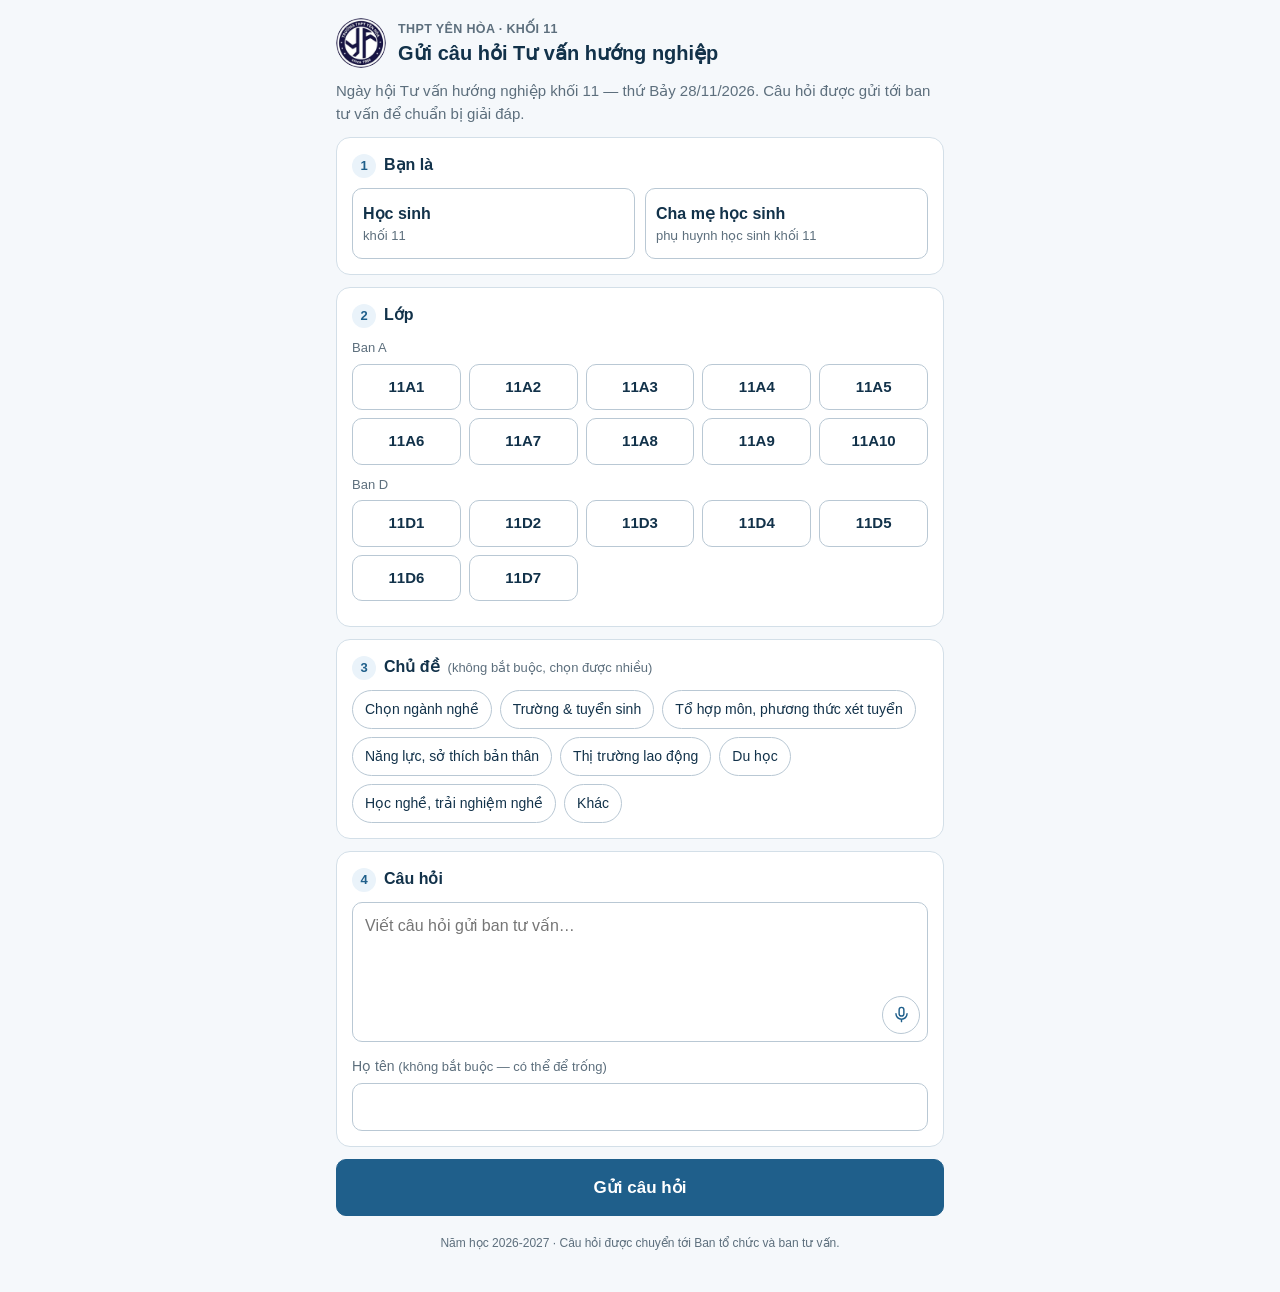
<file: huong-nghiep/index.html>
<!doctype html>
<html lang="vi">
<head>
<meta charset="utf-8">
<meta name="viewport" content="width=device-width,initial-scale=1,viewport-fit=cover">
<title>Gửi câu hỏi Tư vấn hướng nghiệp · Khối 11 · THPT Yên Hòa</title>
<meta name="description" content="Học sinh và cha mẹ học sinh khối 11 THPT Yên Hòa gửi câu hỏi cho ban Tư vấn hướng nghiệp.">
<meta name="theme-color" content="#1f5f8b">
<link rel="icon" href="../img/favicon.png">
<link rel="apple-touch-icon" href="../img/logo-180.png">
<link rel="preconnect" href="https://script.google.com">
<link rel="preconnect" href="https://script.googleusercontent.com">
<!-- Tư vấn hướng nghiệp K11 (16/11/2026, v4): 1 trang, không thư viện / phông ngoài để mở nhanh.
     Gửi tới yenhoa-backend ▸ hanh-kiem-11d3 ▸ HuongNghiep.gs (hnGui). Nói để viết = nhận giọng nói của chính trình duyệt / bàn phím điện thoại. -->
<style>
:root{--ink:#12324a;--pri:#1f5f8b;--pri2:#174a6d;--soft:#eaf3fa;--line:#d3dfe8;--fld:#b9c8d4;--mut:#5d6f7d;--bg:#f5f8fb;--ok:#1d7a4c;--err:#b3261e;--rec:#c0392b}
*{box-sizing:border-box}
html,body{margin:0;background:var(--bg);color:var(--ink);font-family:-apple-system,BlinkMacSystemFont,'Segoe UI',Roboto,'Helvetica Neue',Arial,sans-serif;font-size:16px;line-height:1.5;-webkit-text-size-adjust:100%}
.wrap{max-width:640px;margin:0 auto;padding:14px 16px 40px}
.top{display:flex;gap:12px;align-items:center;padding:4px 0 12px}
.top img{width:50px;height:50px;border-radius:50%;flex:none}
.sch{font-size:12.5px;font-weight:600;color:var(--mut);letter-spacing:.03em;text-transform:uppercase}
h1{margin:2px 0 0;font-size:20px;line-height:1.25}
.intro{margin:0 0 12px;color:var(--mut);font-size:15px}
.card{background:#fff;border:1px solid var(--line);border-radius:14px;padding:15px;margin:0 0 12px}
.card.bad{border-color:var(--err);box-shadow:0 0 0 2px rgba(179,38,30,.15)}
h2{margin:0 0 10px;font-size:16px;display:flex;gap:8px;align-items:baseline;flex-wrap:wrap}
h2 .n{display:inline-flex;align-items:center;justify-content:center;width:24px;height:24px;border-radius:50%;background:var(--soft);color:var(--pri);font-size:13px;flex:none}
h2 small,.f small{font-weight:400;color:var(--mut);font-size:13px}
button{font:inherit;color:inherit;cursor:pointer;-webkit-tap-highlight-color:transparent}
.opt{background:#fff;border:1.5px solid var(--fld);border-radius:10px}
.opt[aria-pressed=true]{border-color:var(--pri);background:var(--soft);color:var(--pri2);box-shadow:inset 0 0 0 1px var(--pri)}
.vai{display:grid;grid-template-columns:1fr 1fr;gap:10px}
.vai .opt{padding:13px 10px;text-align:left;font-weight:600}
.vai .opt span{display:block;font-weight:400;font-size:13px;color:var(--mut)}
.lopg{margin:0 0 6px;font-size:13px;color:var(--mut)}
.lop{display:grid;grid-template-columns:repeat(5,1fr);gap:8px;margin:0 0 10px}
.lop .opt{padding:11px 0;font-weight:600;font-size:15px}
.cd{display:flex;flex-wrap:wrap;gap:8px}
.cd .opt{padding:8px 12px;font-size:14px;border-radius:999px}
.f{display:block;font-size:14px;color:var(--mut);margin:0 0 6px}
input[type=text],textarea{width:100%;font:inherit;color:inherit;background:#fff;border:1.5px solid var(--fld);border-radius:10px;padding:11px 12px;outline:none;-webkit-appearance:none}
input[type=text]:focus,textarea:focus{border-color:var(--pri);box-shadow:0 0 0 3px rgba(31,95,139,.15)}
textarea{min-height:140px;resize:vertical}
.btn{display:inline-flex;align-items:center;justify-content:center;gap:8px;border-radius:10px;padding:11px 16px;border:1.5px solid var(--fld);background:#fff;font-weight:600}
.btn svg{width:20px;height:20px;flex:none}
.btn.on{border-color:var(--rec);color:var(--rec);background:#fdf0ef}
.btn.pri{background:var(--pri);border-color:var(--pri);color:#fff;width:100%;padding:15px;font-size:17px}
.btn.ghost{background:#fff;color:var(--ink);width:100%;padding:14px}
.row{display:flex;gap:10px;align-items:center;margin:10px 0 0;flex-wrap:wrap}
.hint{font-size:13px;color:var(--mut);margin:8px 0 0}
.hint.live{color:var(--rec)}
.dot{width:9px;height:9px;border-radius:50%;background:var(--rec);display:inline-block;margin-right:4px;animation:bl 1s infinite}
@keyframes bl{50%{opacity:.25}}
.err{color:var(--err);font-size:14px;margin:10px 0 0}
.need{display:none;color:var(--err);font-size:13.5px;font-weight:600;margin:8px 0 0}
.card.bad .need{display:block}
.chrome{font-size:13px;color:var(--pri2);background:var(--soft);border-radius:8px;padding:8px 10px;margin:10px 0 0}
.hp{position:absolute;left:-5000px;width:1px;height:1px;overflow:hidden}
.ov{position:fixed;inset:0;background:rgba(18,50,74,.45);display:flex;align-items:flex-end;justify-content:center;z-index:9;padding:0}
.sheet{background:#fff;width:100%;max-width:640px;border-radius:16px 16px 0 0;padding:18px 16px calc(16px + env(safe-area-inset-bottom));max-height:88vh;overflow:auto}
@media (min-width:700px){.ov{align-items:center}.sheet{border-radius:16px}}
.sheet h3{margin:0 0 10px;font-size:18px}
.cf{margin:0 0 10px;font-size:16px}
.cf b{color:var(--pri2)}
.q{background:var(--soft);border-radius:10px;padding:10px 12px;white-space:pre-wrap;word-wrap:break-word;margin:4px 0 10px}
.sheet .btn{margin-top:8px}
.done{text-align:center;padding:26px 16px}
.done .ic{width:56px;height:56px;border-radius:50%;background:#e6f4ec;color:var(--ok);display:inline-flex;align-items:center;justify-content:center}
.done .ic svg{width:30px;height:30px}
.done h2{display:block;font-size:20px;margin:12px 0 6px}
.done p{color:var(--mut);margin:0 0 14px}
.st{font-size:13px;color:var(--mut);margin:0 0 14px}
.st.ok{color:var(--ok)}
footer{font-size:12px;color:var(--mut);text-align:center;margin-top:18px}
@media (max-width:420px){.lop{grid-template-columns:repeat(4,1fr)}h1{font-size:19px}}
.taw{position:relative}
.taw textarea{padding-right:52px;display:block;resize:none}
.micb{position:absolute;right:8px;bottom:8px;width:38px;height:38px;border-radius:50%;border:1.5px solid var(--fld);background:#fff;color:var(--pri);display:flex;align-items:center;justify-content:center;padding:0}
.micb svg{width:19px;height:19px}
.micb.on{background:var(--rec);border-color:var(--rec);color:#fff;animation:pu 1.3s infinite}
@keyframes pu{0%{box-shadow:0 0 0 0 rgba(192,57,43,.45)}70%{box-shadow:0 0 0 10px rgba(192,57,43,0)}100%{box-shadow:0 0 0 0 rgba(192,57,43,0)}}
.hint:empty{display:none}
</style>
</head>
<body>
<div class="wrap">
  <div class="top"><img src="../img/logo-yenhoa.webp" width="50" height="50" alt="Logo THPT Yên Hòa">
    <div><div class="sch">THPT Yên Hòa · Khối 11</div><h1>Gửi câu hỏi Tư vấn hướng nghiệp</h1></div></div>
  <main id="app"><noscript>Hãy bật JavaScript để gửi câu hỏi.</noscript></main>
  <footer>Năm học 2026-2027 · Câu hỏi được chuyển tới Ban tổ chức và ban tư vấn.</footer>
</div>
<script>
(function () {
  'use strict';
  var GAS = 'https://script.google.com/macros/s/AKfycbz1x-UG4_Rk3M3_APc-hJ0VHns2GfvPtR6T_F8nl4KlEHnNsiYGMbY0Vc4moiIRy8gO/exec';
  var LOP_A = ['11A1','11A2','11A3','11A4','11A5','11A6','11A7','11A8','11A9','11A10'];
  var LOP_D = ['11D1','11D2','11D3','11D4','11D5','11D6','11D7'];
  var CHUDE = ['Chọn ngành nghề','Trường & tuyển sinh','Tổ hợp môn, phương thức xét tuyển','Năng lực, sở thích bản thân',
               'Thị trường lao động','Du học','Học nghề, trải nghiệm nghề','Khác'];
  var OB = 'hn_k11_outbox';
  var MIC = '<svg viewBox="0 0 24 24" fill="none" stroke="currentColor" stroke-width="1.8" stroke-linecap="round" stroke-linejoin="round"><rect x="9" y="3" width="6" height="11" rx="3"/><path d="M5 11a7 7 0 0 0 14 0M12 18v3"/></svg>';
  var STOP = '<svg viewBox="0 0 24 24" fill="currentColor"><rect x="7" y="7" width="10" height="10" rx="2"/></svg>';
  var OK = '<svg viewBox="0 0 24 24" fill="none" stroke="currentColor" stroke-width="2.4" stroke-linecap="round" stroke-linejoin="round"><path d="M5 12.5l4.5 4.5L19 7.5"/></svg>';

  var st = { vai: '', lop: '', chude: [], hoi: '', ten: '', cach: '' };   // không nhớ lớp / đối tượng từ lần trước
  var app = document.getElementById('app');
  function $(s) { return document.querySelector(s); }
  function esc(s) { return String(s == null ? '' : s).replace(/[&<>"]/g, function (c) { return { '&': '&amp;', '<': '&lt;', '>': '&gt;', '"': '&quot;' }[c]; }); }
  function ph() { return st.vai === 'ph'; }

  function form() {
    var lb = function (l) { return '<button type="button" class="opt" data-lop="' + l + '" aria-pressed="' + (st.lop === l) + '">' + l + '</button>'; };
    app.innerHTML =
      '<p class="intro">Ngày hội Tư vấn hướng nghiệp khối 11 — thứ Bảy 28/11/2026. Câu hỏi được gửi tới ban tư vấn để chuẩn bị giải đáp.</p>' +
      '<section class="card" id="cVai"><h2><span class="n">1</span>Bạn là</h2><div class="vai">' +
        '<button type="button" class="opt" data-vai="hs" aria-pressed="' + (st.vai === 'hs') + '">Học sinh<span>khối 11</span></button>' +
        '<button type="button" class="opt" data-vai="ph" aria-pressed="' + (st.vai === 'ph') + '">Cha mẹ học sinh<span>phụ huynh học sinh khối 11</span></button>' +
      '</div><div class="need">Bắt buộc: hãy chọn Học sinh hoặc Cha mẹ học sinh.</div></section>' +
      '<section class="card" id="cLop"><h2><span class="n">2</span>Lớp <small id="lopNote">' + (ph() ? '(lớp của con)' : '') + '</small></h2>' +
        '<div class="lopg">Ban A</div><div class="lop">' + LOP_A.map(lb).join('') + '</div>' +
        '<div class="lopg">Ban D</div><div class="lop">' + LOP_D.map(lb).join('') + '</div><div class="need">Bắt buộc: hãy chọn lớp.</div></section>' +
      '<section class="card"><h2><span class="n">3</span>Chủ đề <small>(không bắt buộc, chọn được nhiều)</small></h2><div class="cd">' +
        CHUDE.map(function (c) { return '<button type="button" class="opt" data-cd="' + esc(c) + '" aria-pressed="' + (st.chude.indexOf(c) >= 0) + '">' + esc(c) + '</button>'; }).join('') +
      '</div></section>' +
      '<section class="card" id="cHoi"><h2><span class="n">4</span>Câu hỏi</h2>' +
        '<div class="taw"><textarea id="hoi" maxlength="3000" placeholder="Viết câu hỏi gửi ban tư vấn…">' + esc(st.hoi) + '</textarea>' +
          '<button type="button" class="micb" id="bNoi" aria-label="Nói để nhập chữ" title="Nói để nhập chữ">' + MIC + '</button></div>' +
        '<div class="need">Bắt buộc: hãy viết hoặc nói câu hỏi.</div>' +
        '<div class="hint" id="hNoi"></div>' +
        '<label class="f" for="ten" style="margin-top:14px">Họ tên <small>(không bắt buộc — có thể để trống)</small></label>' +
        '<input type="text" id="ten" maxlength="80" autocomplete="name" value="' + esc(st.ten) + '">' +
        '<div class="hp" aria-hidden="true"><input type="text" id="web" tabindex="-1" autocomplete="off"></div>' +
      '</section>' +
      '<button type="button" class="btn pri" id="bGui">Gửi câu hỏi</button><div class="err" id="err" role="alert"></div>';
    wire();
  }

  function wire() {
    app.querySelectorAll('[data-vai]').forEach(function (b) { b.onclick = function () {
      st.vai = b.getAttribute('data-vai');
      app.querySelectorAll('[data-vai]').forEach(function (x) { x.setAttribute('aria-pressed', String(x === b)); });
      $('#lopNote').textContent = ph() ? '(lớp của con)' : ''; $('#cVai').classList.remove('bad'); $('#err').textContent = '';
    }; });
    app.querySelectorAll('[data-lop]').forEach(function (b) { b.onclick = function () {
      st.lop = b.getAttribute('data-lop');
      app.querySelectorAll('[data-lop]').forEach(function (x) { x.setAttribute('aria-pressed', String(x === b)); });
      $('#cLop').classList.remove('bad'); $('#err').textContent = '';
    }; });
    app.querySelectorAll('[data-cd]').forEach(function (b) { b.onclick = function () {
      var c = b.getAttribute('data-cd'), i = st.chude.indexOf(c);
      if (i >= 0) st.chude.splice(i, 1); else st.chude.push(c);
      b.setAttribute('aria-pressed', String(i < 0));
    }; });
    $('#hoi').oninput = function () { st.hoi = this.value; if (!st.cach) st.cach = 'go'; $('#cHoi').classList.remove('bad'); };
    $('#ten').oninput = function () { st.ten = this.value; };
    $('#bNoi').onclick = noi;
    $('#bGui').onclick = kiem;
  }

  /* ---------- Nói để viết: nhận giọng nói ngay trên điện thoại (không qua máy chủ) ---------- */
  var SR = window.SpeechRecognition || window.webkitSpeechRecognition, rec = null;
  function hint(h, live) { var x = $('#hNoi'); x.innerHTML = h; x.classList.toggle('live', !!live); }
  function btnNoi(on) { var b = $('#bNoi'); b.classList.toggle('on', on); b.innerHTML = on ? STOP : MIC; b.setAttribute('aria-label', on ? 'Dừng nói' : 'Nói để nhập chữ'); }
  var KB = 'Máy này chưa dùng được micro trên trang. Hãy bấm <b>biểu tượng micro trên bàn phím</b> điện thoại (cạnh phím cách) rồi nói, hoặc mở link bằng Chrome.';
  function noi() {
    if (rec) { rec.stop(); return; }
    var ta = $('#hoi');
    if (!SR) { ta.focus(); hint(KB, false); return; }
    var base = ta.value.replace(/\s+$/, ''), fin = '';
    if (base) base += ' ';
    try { rec = new SR(); } catch (e) { rec = null; ta.focus(); hint(KB, false); return; }
    rec.lang = 'vi-VN'; rec.continuous = true; rec.interimResults = true;
    rec.onresult = function (ev) {
      var tmp = '';
      for (var i = ev.resultIndex; i < ev.results.length; i++) {
        if (ev.results[i].isFinal) fin += ev.results[i][0].transcript.trim() + ' ';
        else tmp += ev.results[i][0].transcript;
      }
      ta.value = base + fin + tmp; st.hoi = ta.value; st.cach = base ? 'gonoi' : 'noi'; $('#cHoi').classList.remove('bad');
    };
    rec.onerror = function (ev) {
      if (ev.error === 'not-allowed' || ev.error === 'service-not-allowed' || ev.error === 'audio-capture') { ta.focus(); hint(KB, false); }
      else if (ev.error === 'no-speech') hint('Chưa nghe thấy tiếng — bấm biểu tượng micro và nói lại nhé.', false);
      else if (ev.error === 'network') hint('Mạng yếu nên chưa nhận được giọng nói. ' + KB, false);
    };
    rec.onend = function () {
      rec = null; btnNoi(false);
      ta.value = ta.value.replace(/\s+$/, ''); st.hoi = ta.value;
    };
    try { rec.start(); } catch (e) { rec = null; ta.focus(); hint(KB, false); return; }
    btnNoi(true); hint('', false);
  }

  /* ---------- Kiểm tra ⇒ xác nhận ⇒ gửi ---------- */
  function kiem() {
    if (rec) rec.stop();
    st.hoi = $('#hoi').value.trim(); st.ten = $('#ten').value.trim();
    var miss = [];
    [['#cVai', !st.vai, 'Bạn là'], ['#cLop', !st.lop, 'Lớp'], ['#cHoi', st.hoi.length < 3, 'Câu hỏi']].forEach(function (c) {
      $(c[0]).classList.toggle('bad', c[1]); if (c[1]) miss.push(c);
    });
    if (miss.length) {
      $('#err').textContent = 'Còn thiếu: ' + miss.map(function (c) { return c[2]; }).join(', ') + ' — hãy điền đủ trước khi gửi.';
      $(miss[0][0]).scrollIntoView({ behavior: 'smooth', block: 'center' });
      return;
    }
    $('#err').textContent = '';
    var x = ph() ? 'bác' : 'em';
    var ov = document.createElement('div'); ov.className = 'ov';
    ov.innerHTML = '<div class="sheet" role="dialog" aria-modal="true"><h3>Xác nhận trước khi gửi</h3>' +
      '<p class="cf">' + (ph() ? 'Bác là <b>phụ huynh của học sinh lớp ' + st.lop + '</b>.' : 'Em là <b>học sinh lớp ' + st.lop + '</b>.') + '</p>' +
      '<div class="cf">Câu hỏi ' + x + ' dành cho ban tư vấn hướng nghiệp:</div><div class="q">' + esc(st.hoi) + '</div>' +
      '<p class="cf">Chủ đề tập trung vào: <b>' + (st.chude.length ? esc(st.chude.join(', ')) : '(không chọn)') + '</b></p>' +
      (st.ten ? '<p class="cf">Họ tên: <b>' + esc(st.ten) + '</b></p>' : '') +
      '<button type="button" class="btn pri" id="ok">Đúng, gửi câu hỏi</button>' +
      '<button type="button" class="btn ghost" id="sua">Sửa lại</button></div>';
    document.body.appendChild(ov);
    var close = function () { ov.remove(); };
    ov.onclick = function (e) { if (e.target === ov) close(); };
    ov.querySelector('#sua').onclick = close;
    ov.querySelector('#ok').onclick = function () { close(); gui(); };
  }

  /* gửi ngay trên giao diện; lệnh ghi chạy nền, lưu tạm trên máy nếu mạng yếu (máy chủ chống trùng theo rid) */
  function obGet() { try { return JSON.parse(localStorage.getItem(OB) || '[]'); } catch (e) { return []; } }
  function obSet(a) { try { localStorage.setItem(OB, JSON.stringify(a)); } catch (e) {} }
  function gui() {
    var p = { vai: st.vai, lop: st.lop, ten: st.ten, chude: st.chude.slice(), hoi: st.hoi, cach: st.cach || 'go',
              web: $('#web').value, rid: Date.now().toString(36) + Math.random().toString(36).slice(2, 8) };
    var a = obGet(); a.push(p); obSet(a);
    done(p);
    flush();
  }
  var running = false, tries = 0;
  function flush() {
    if (running) return;
    var a = obGet(); if (!a.length) return;
    running = true;
    var p = a[0];
    fetch(GAS, { method: 'POST', redirect: 'follow', keepalive: JSON.stringify(p).length < 60000,
                 headers: { 'Content-Type': 'text/plain;charset=utf-8' }, body: JSON.stringify({ action: 'hnGui', payload: p }) })
      .then(function (r) { return r.json(); })
      .then(function (j) {
        running = false;
        if (j && j.ok) {
          tries = 0; obSet(obGet().filter(function (x) { return x.rid !== p.rid; })); status(p.rid, 'ok'); flush();
        } else {                                                        // lỗi dữ liệu (hiếm) ⇒ bỏ, báo người gửi
          obSet(obGet().filter(function (x) { return x.rid !== p.rid; })); status(p.rid, 'bad', (j && j.error) || '');
        }
      })
      .catch(function () { running = false; tries++; status(p.rid, 'wait'); setTimeout(flush, Math.min(30000, 2000 * tries)); });
  }
  function status(rid, s, msg) {
    var el = document.querySelector('[data-rid="' + rid + '"]'); if (!el) return;
    el.className = 'st' + (s === 'ok' ? ' ok' : '');
    el.textContent = s === 'ok' ? '✓ Đã lưu vào danh sách câu hỏi.' : s === 'wait' ? 'Mạng yếu — câu hỏi được giữ trên máy và tự gửi lại khi có mạng (đừng xoá dữ liệu trình duyệt).'
      : 'Chưa lưu được: ' + msg + ' Hãy bấm "Gửi thêm câu hỏi" và gửi lại.';
  }
  function done(p) {
    var x = ph() ? 'bác' : 'em';
    app.innerHTML = '<section class="card done"><div class="ic">' + OK + '</div><h2>Đã gửi câu hỏi</h2>' +
      '<p>Cảm ơn ' + x + ' (' + (ph() ? 'phụ huynh học sinh' : 'học sinh') + ' lớp ' + p.lop + '). Ban tư vấn sẽ tổng hợp và giải đáp trong Ngày hội Tư vấn hướng nghiệp 28/11/2026.</p>' +
      '<div class="st" data-rid="' + p.rid + '">Đang lưu…</div>' +
      '<button type="button" class="btn pri" id="bThem">Gửi thêm câu hỏi khác</button></section>';
    $('#bThem').onclick = function () { st.hoi = ''; st.chude = []; st.cach = ''; form(); window.scrollTo(0, 0); };
    window.scrollTo(0, 0);
  }

  form();
  window.addEventListener('online', flush);
  setTimeout(function () {
    flush();                                                            // câu hỏi còn kẹt từ lần trước
    try { fetch(GAS + '?action=ping', { mode: 'no-cors' }); } catch (e) {}   // đánh thức máy chủ trước khi gửi
  }, 600);
})();
</script>
</body>
</html>
</file>
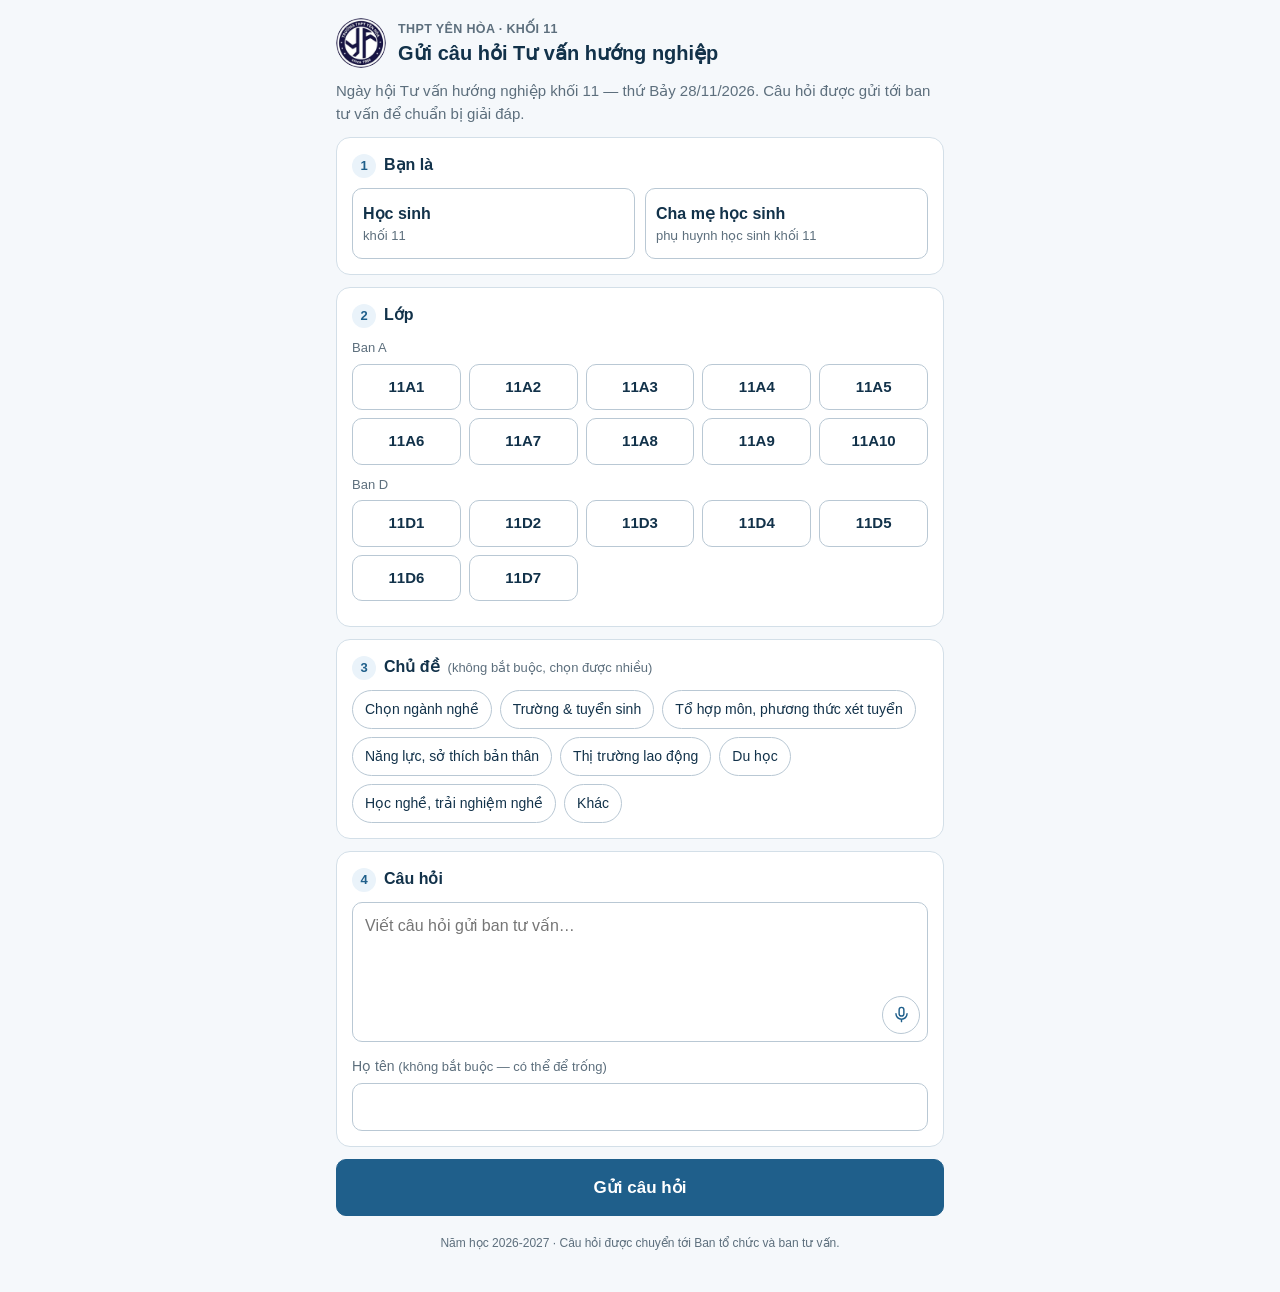
<file: huong-nghiep/hs/index.html>
<!doctype html><html lang="vi"><head><meta charset="utf-8"><meta name="viewport" content="width=device-width,initial-scale=1">
<title>Gửi câu hỏi Tư vấn hướng nghiệp</title><meta http-equiv="refresh" content="0;url=../">
<script>location.replace('../' + location.search + location.hash);</script></head>
<body><a href="../">Mở trang gửi câu hỏi</a></body></html>
</file>
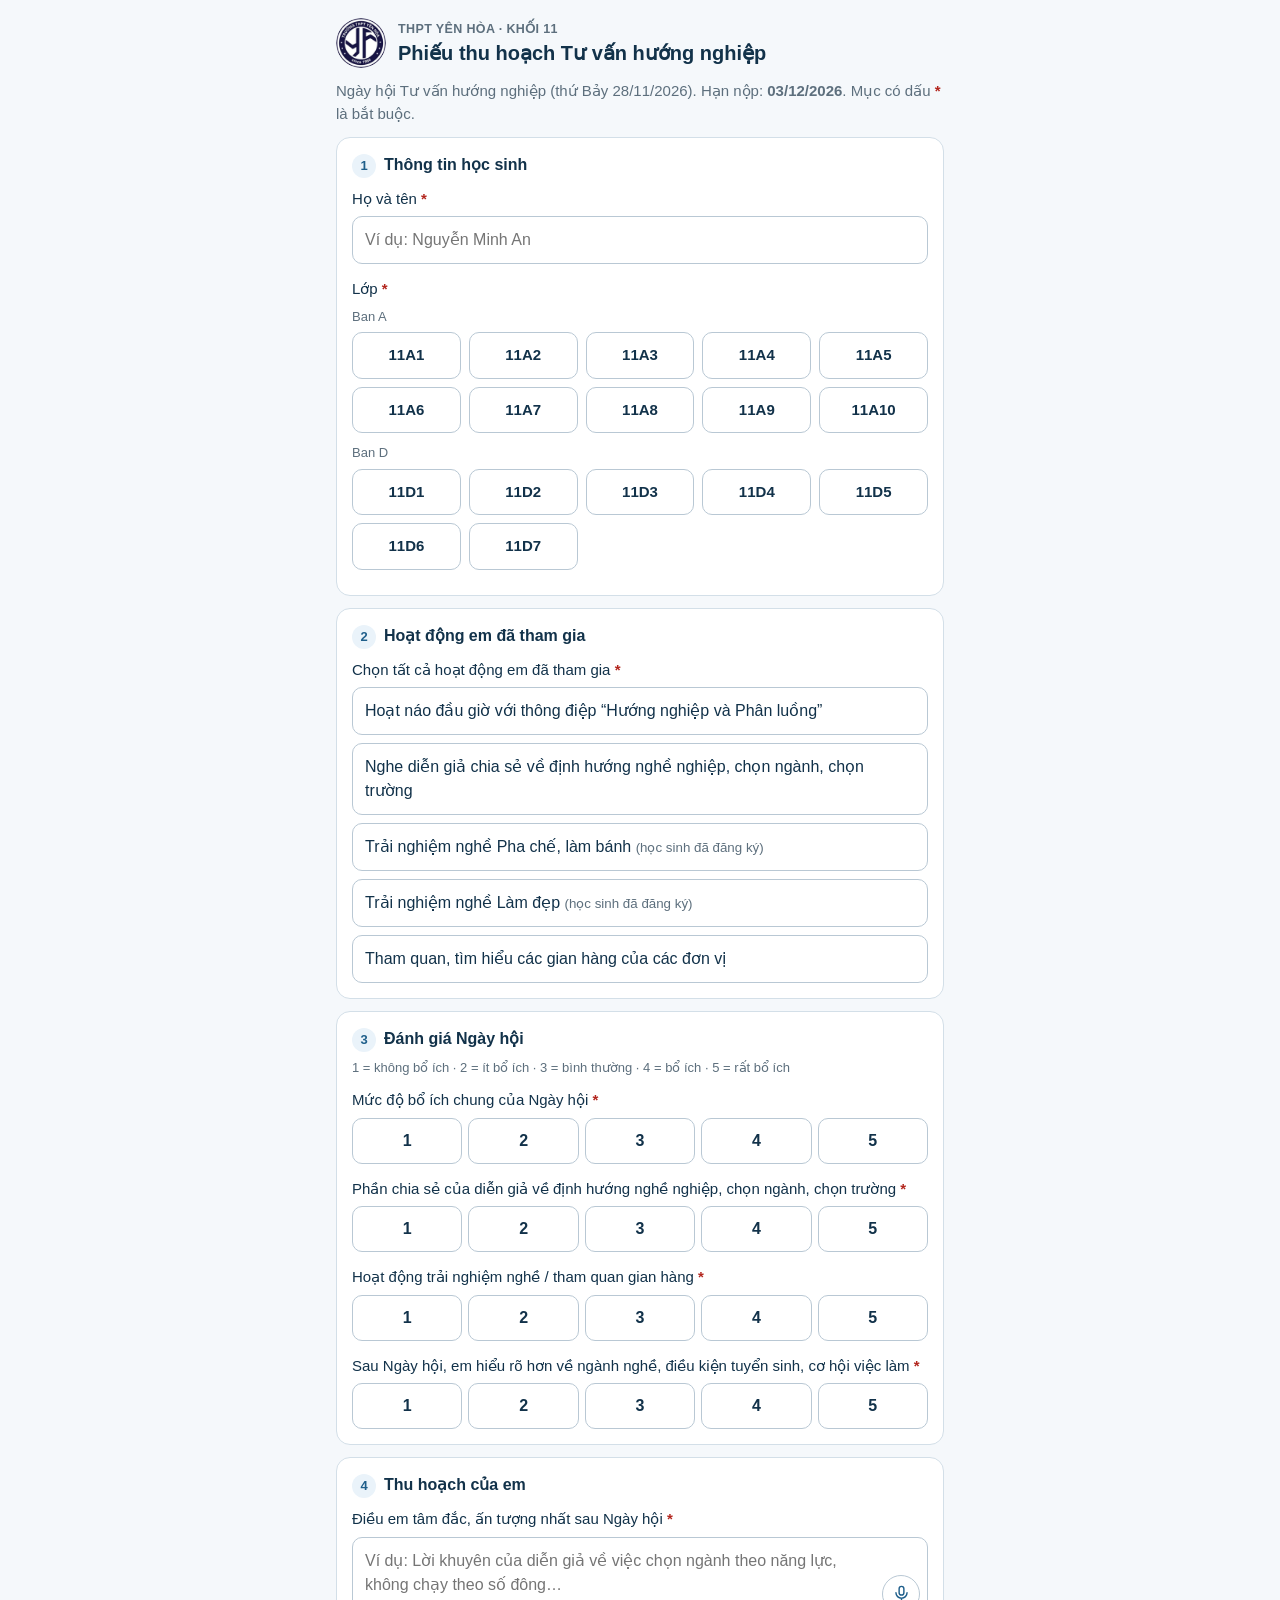
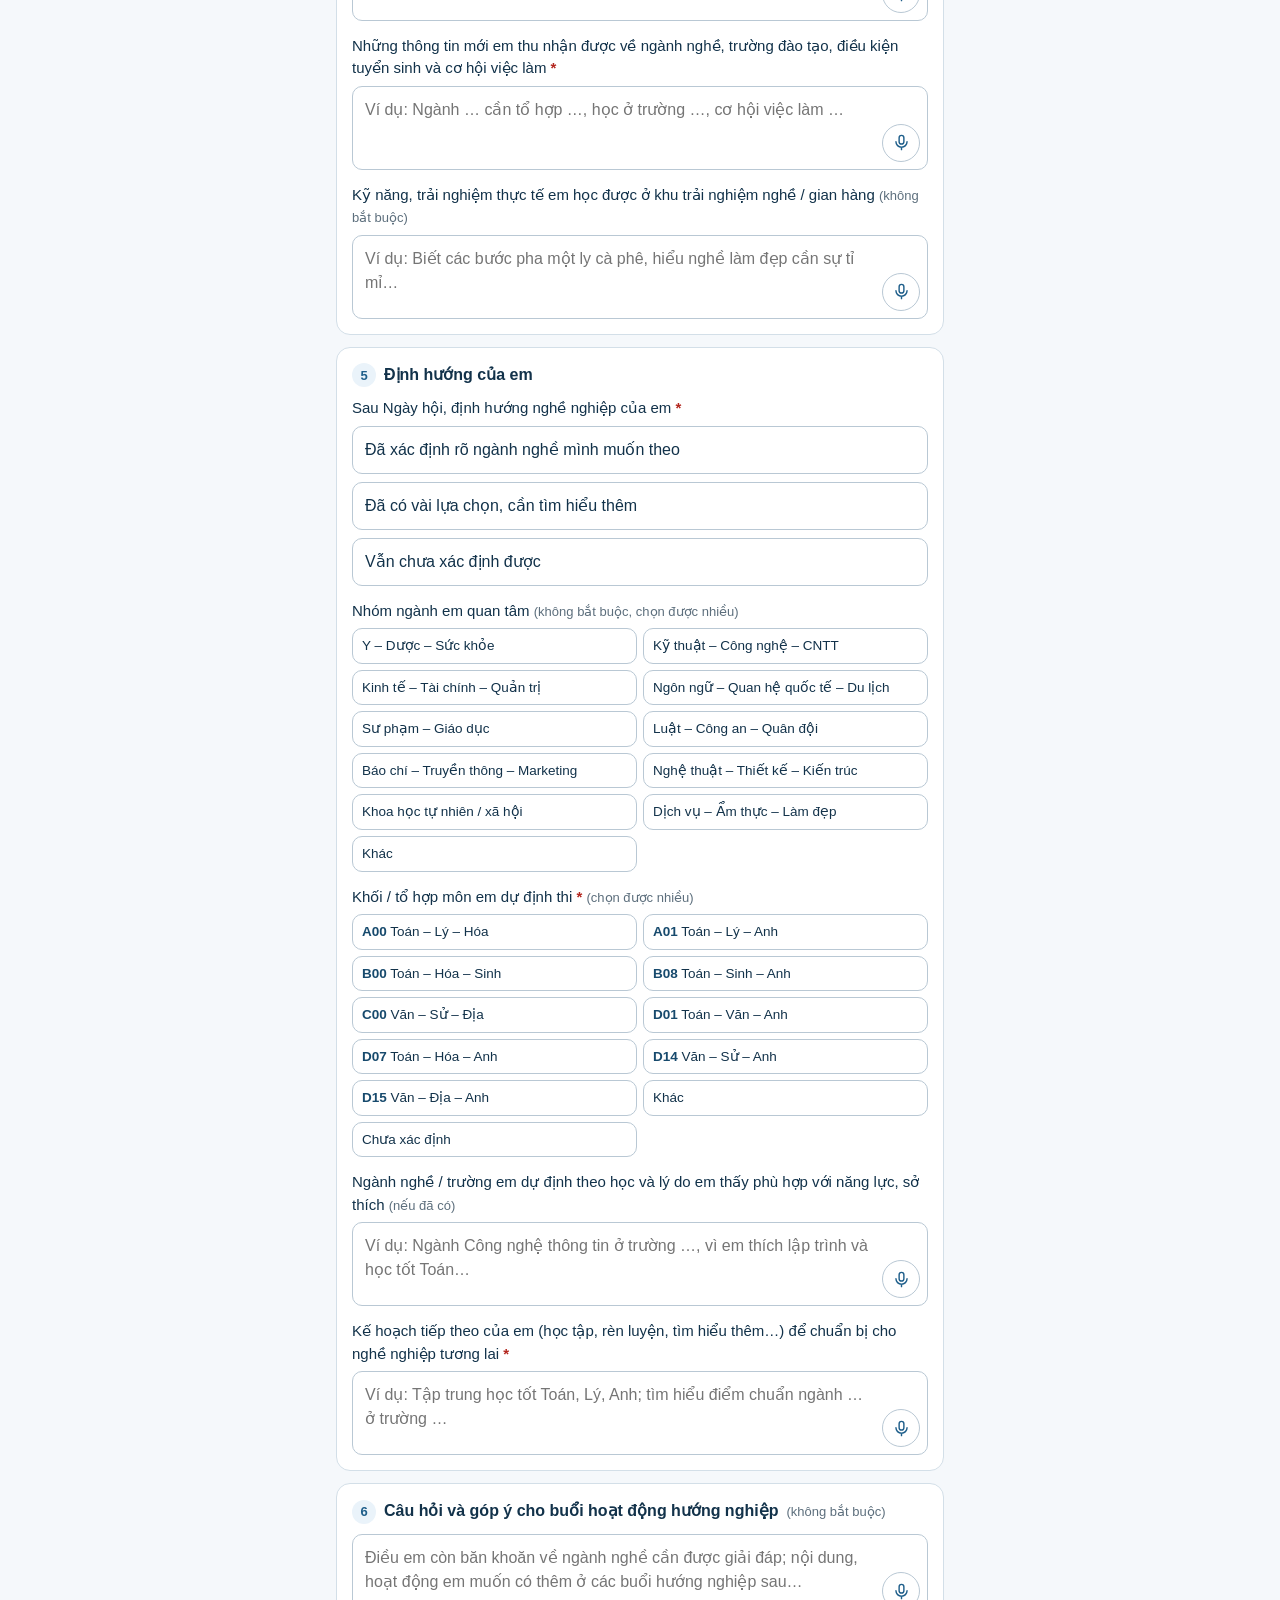
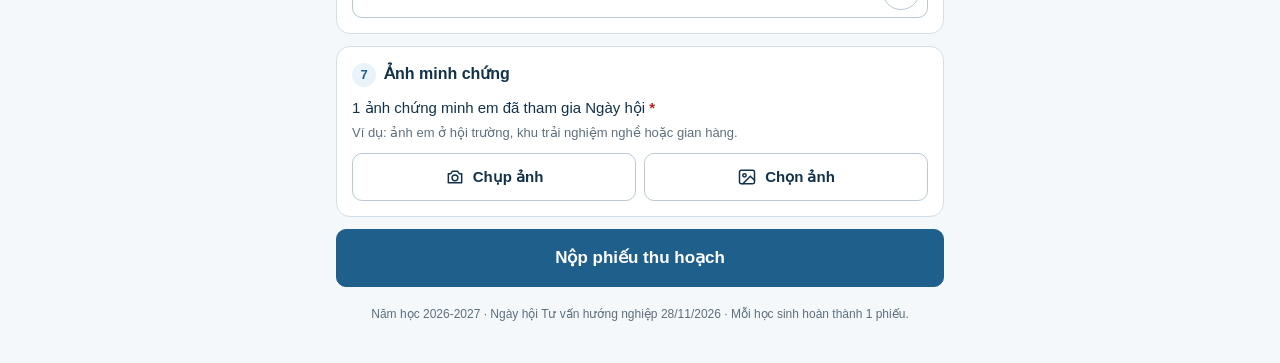
<file: huong-nghiep/thu-hoach/index.html>
<!doctype html>
<html lang="vi">
<head>
<meta charset="utf-8">
<meta name="viewport" content="width=device-width,initial-scale=1,viewport-fit=cover">
<title>Phiếu thu hoạch Tư vấn hướng nghiệp · Khối 11 · THPT Yên Hòa</title>
<meta name="description" content="Phiếu thu hoạch của học sinh khối 11 THPT Yên Hòa sau Ngày hội Tư vấn hướng nghiệp 28/11/2026.">
<meta name="theme-color" content="#1f5f8b">
<link rel="icon" href="../../img/favicon.png">
<link rel="apple-touch-icon" href="../../img/logo-180.png">
<link rel="preconnect" href="https://script.google.com">
<link rel="preconnect" href="https://script.googleusercontent.com">
<!-- 27/11/2026: mục 7 Ảnh minh chứng (bắt buộc, 1 ảnh / em; thu nhỏ ≤ 1600 px JPEG rồi gửi kèm thGui ⇒ thư mục Drive, link ở file kết quả).
     Phiếu thu hoạch hướng nghiệp K11 (16/11/2026): 1 trang, không thư viện ngoài. Gửi tới yenhoa-backend ▸ hanh-kiem-11d3 ▸ ThuHoach.gs (thGui).
     KHÔNG ẩn danh: họ tên + lớp bắt buộc. Nói để viết = nhận giọng nói của trình duyệt / bàn phím điện thoại. -->
<style>
:root{--ink:#12324a;--pri:#1f5f8b;--pri2:#174a6d;--soft:#eaf3fa;--line:#d3dfe8;--fld:#b9c8d4;--mut:#5d6f7d;--bg:#f5f8fb;--ok:#1d7a4c;--err:#b3261e;--rec:#c0392b}
*{box-sizing:border-box}
html,body{margin:0;background:var(--bg);color:var(--ink);font-family:-apple-system,BlinkMacSystemFont,'Segoe UI',Roboto,'Helvetica Neue',Arial,sans-serif;font-size:16px;line-height:1.5;-webkit-text-size-adjust:100%}
.wrap{max-width:640px;margin:0 auto;padding:14px 16px 40px}
.top{display:flex;gap:12px;align-items:center;padding:4px 0 12px}
.top img{width:50px;height:50px;border-radius:50%;flex:none}
.sch{font-size:12.5px;font-weight:600;color:var(--mut);letter-spacing:.03em;text-transform:uppercase}
h1{margin:2px 0 0;font-size:20px;line-height:1.25}
.intro{margin:0 0 12px;color:var(--mut);font-size:15px}
.card{background:#fff;border:1px solid var(--line);border-radius:14px;padding:15px;margin:0 0 12px}
.card.bad{border-color:var(--err);box-shadow:0 0 0 2px rgba(179,38,30,.15)}
h2{margin:0 0 10px;font-size:16px;display:flex;gap:8px;align-items:baseline;flex-wrap:wrap}
h2 .n{display:inline-flex;align-items:center;justify-content:center;width:24px;height:24px;border-radius:50%;background:var(--soft);color:var(--pri);font-size:13px;flex:none}
h2 small,.f small{font-weight:400;color:var(--mut);font-size:13px}
button{font:inherit;color:inherit;cursor:pointer;-webkit-tap-highlight-color:transparent}
.opt{background:#fff;border:1.5px solid var(--fld);border-radius:10px}
.opt[aria-pressed=true]{border-color:var(--pri);background:var(--soft);color:var(--pri2);box-shadow:inset 0 0 0 1px var(--pri)}
.vai{display:grid;grid-template-columns:1fr 1fr;gap:10px}
.vai .opt{padding:13px 10px;text-align:left;font-weight:600}
.vai .opt span{display:block;font-weight:400;font-size:13px;color:var(--mut)}
.lopg{margin:0 0 6px;font-size:13px;color:var(--mut)}
.lop{display:grid;grid-template-columns:repeat(5,1fr);gap:8px;margin:0 0 10px}
.lop .opt{padding:11px 0;font-weight:600;font-size:15px}
.cd{display:flex;flex-wrap:wrap;gap:8px}
.cd .opt{padding:8px 12px;font-size:14px;border-radius:999px}
.f{display:block;font-size:14px;color:var(--mut);margin:0 0 6px}
input[type=text],textarea{width:100%;font:inherit;color:inherit;background:#fff;border:1.5px solid var(--fld);border-radius:10px;padding:11px 12px;outline:none;-webkit-appearance:none}
input[type=text]:focus,textarea:focus{border-color:var(--pri);box-shadow:0 0 0 3px rgba(31,95,139,.15)}
textarea{min-height:140px;resize:vertical}
.btn{display:inline-flex;align-items:center;justify-content:center;gap:8px;border-radius:10px;padding:11px 16px;border:1.5px solid var(--fld);background:#fff;font-weight:600}
.btn svg{width:20px;height:20px;flex:none}
.btn.on{border-color:var(--rec);color:var(--rec);background:#fdf0ef}
.btn.pri{background:var(--pri);border-color:var(--pri);color:#fff;width:100%;padding:15px;font-size:17px}
.btn.ghost{background:#fff;color:var(--ink);width:100%;padding:14px}
.row{display:flex;gap:10px;align-items:center;margin:10px 0 0;flex-wrap:wrap}
.hint{font-size:13px;color:var(--mut);margin:8px 0 0}
.hint.live{color:var(--rec)}
.dot{width:9px;height:9px;border-radius:50%;background:var(--rec);display:inline-block;margin-right:4px;animation:bl 1s infinite}
@keyframes bl{50%{opacity:.25}}
.err{color:var(--err);font-size:14px;margin:10px 0 0}
.need{display:none;color:var(--err);font-size:13.5px;font-weight:600;margin:8px 0 0}
.card.bad .need{display:block}
.chrome{font-size:13px;color:var(--pri2);background:var(--soft);border-radius:8px;padding:8px 10px;margin:10px 0 0}
.hp{position:absolute;left:-5000px;width:1px;height:1px;overflow:hidden}
.ov{position:fixed;inset:0;background:rgba(18,50,74,.45);display:flex;align-items:flex-end;justify-content:center;z-index:9;padding:0}
.sheet{background:#fff;width:100%;max-width:640px;border-radius:16px 16px 0 0;padding:18px 16px calc(16px + env(safe-area-inset-bottom));max-height:88vh;overflow:auto}
@media (min-width:700px){.ov{align-items:center}.sheet{border-radius:16px}}
.sheet h3{margin:0 0 10px;font-size:18px}
.cf{margin:0 0 10px;font-size:16px}
.cf b{color:var(--pri2)}
.q{background:var(--soft);border-radius:10px;padding:10px 12px;white-space:pre-wrap;word-wrap:break-word;margin:4px 0 10px}
.sheet .btn{margin-top:8px}
.done{text-align:center;padding:26px 16px}
.done .ic{width:56px;height:56px;border-radius:50%;background:#e6f4ec;color:var(--ok);display:inline-flex;align-items:center;justify-content:center}
.done .ic svg{width:30px;height:30px}
.done h2{display:block;font-size:20px;margin:12px 0 6px}
.done p{color:var(--mut);margin:0 0 14px}
.st{font-size:13px;color:var(--mut);margin:0 0 14px}
.st.ok{color:var(--ok)}
footer{font-size:12px;color:var(--mut);text-align:center;margin-top:18px}
@media (max-width:420px){h1{font-size:19px}.lop{gap:6px}.lop .opt{font-size:14px;padding:10px 0}}
.rate{display:grid;grid-template-columns:repeat(5,1fr);gap:6px}
.rate .opt{padding:10px 0;font-weight:700;font-size:16px}
.scale{display:flex;justify-content:space-between;font-size:12px;color:var(--mut);margin:4px 2px 0}
.qi{margin:0 0 14px}.qi:last-child{margin:0}
.qi .f{color:var(--ink);font-size:15px}
.qi .f b{color:var(--err);font-weight:600}
.list{display:grid;gap:8px}
.list .opt{padding:11px 12px;text-align:left}
.list .opt small{color:var(--mut);font-weight:400}
.ta{min-height:84px}
.cd.ng{display:grid;grid-template-columns:1fr 1fr;gap:6px}
.cd.ng .opt b{color:var(--pri2)}
.cd.ng .opt{border-radius:10px;padding:8px 9px;font-size:13.5px;line-height:1.3;text-align:left}
.mic{margin:8px 0 0;padding:8px 12px;font-size:14px}
.mic svg{width:18px;height:18px}
.qi.bad .f{color:var(--err)}
.qi .need2{display:none;color:var(--err);font-size:13px;font-weight:600;margin:6px 0 0}
.qi.bad .need2{display:block}
.cf ul{margin:4px 0 0;padding-left:20px}
.taw{position:relative}
.taw textarea{padding-right:52px;display:block;resize:none}
.micb{position:absolute;right:8px;bottom:8px;width:38px;height:38px;border-radius:50%;border:1.5px solid var(--fld);background:#fff;color:var(--pri);display:flex;align-items:center;justify-content:center;padding:0}
.micb svg{width:19px;height:19px}
.micb.on{background:var(--rec);border-color:var(--rec);color:#fff;animation:pu 1.3s infinite}
@keyframes pu{0%{box-shadow:0 0 0 0 rgba(192,57,43,.45)}70%{box-shadow:0 0 0 10px rgba(192,57,43,0)}100%{box-shadow:0 0 0 0 rgba(192,57,43,0)}}
.hint:empty{display:none}
.anh{display:grid;grid-template-columns:1fr 1fr;gap:8px}
.anh .btn{padding:12px 8px;font-size:15px}
.anhv{display:flex;gap:12px;align-items:center;margin:10px 0 0;padding:10px;border:1.5px solid var(--fld);border-radius:12px;background:var(--soft)}
.anhv img{width:96px;height:96px;object-fit:cover;border-radius:8px;flex:none;background:#fff}
.anhv .nm{font-size:14px;word-break:break-word}
.anhv .nm small{display:block;color:var(--mut);font-size:12.5px}
.anhv .x{margin-top:6px;padding:6px 10px;font-size:13.5px}
.qi.bad .anh .btn{border-color:var(--err)}
.cfimg{display:block;max-width:100%;max-height:220px;border-radius:10px;margin:4px 0 10px}
</style>
</head>
<body>
<div class="wrap">
  <div class="top"><img src="../../img/logo-yenhoa.webp" width="50" height="50" alt="Logo THPT Yên Hòa">
    <div><div class="sch">THPT Yên Hòa · Khối 11</div><h1>Phiếu thu hoạch Tư vấn hướng nghiệp</h1></div></div>
  <main id="app"><noscript>Hãy bật JavaScript để làm phiếu thu hoạch.</noscript></main>
  <footer>Năm học 2026-2027 · Ngày hội Tư vấn hướng nghiệp 28/11/2026 · Mỗi học sinh hoàn thành 1 phiếu.</footer>
</div>
<script>
(function () {
  'use strict';
  var GAS = 'https://script.google.com/macros/s/AKfycbz1x-UG4_Rk3M3_APc-hJ0VHns2GfvPtR6T_F8nl4KlEHnNsiYGMbY0Vc4moiIRy8gO/exec';
  var LOP_A = ['11A1','11A2','11A3','11A4','11A5','11A6','11A7','11A8','11A9','11A10'];
  var LOP_D = ['11D1','11D2','11D3','11D4','11D5','11D6','11D7'];
  var HD = ['Hoạt náo đầu giờ với thông điệp “Hướng nghiệp và Phân luồng”','Nghe diễn giả chia sẻ về định hướng nghề nghiệp, chọn ngành, chọn trường',
            'Trải nghiệm nghề Pha chế, làm bánh','Trải nghiệm nghề Làm đẹp','Tham quan, tìm hiểu các gian hàng của các đơn vị'];
  var HD_NOTE = { 'Trải nghiệm nghề Pha chế, làm bánh': 'học sinh đã đăng ký', 'Trải nghiệm nghề Làm đẹp': 'học sinh đã đăng ký' };
  var RATE = [['r1','Mức độ bổ ích chung của Ngày hội'],['r2','Phần chia sẻ của diễn giả về định hướng nghề nghiệp, chọn ngành, chọn trường'],
              ['r3','Hoạt động trải nghiệm nghề / tham quan gian hàng'],['r4','Sau Ngày hội, em hiểu rõ hơn về ngành nghề, điều kiện tuyển sinh, cơ hội việc làm']];
  var TXT = [['tam','Điều em tâm đắc, ấn tượng nhất sau Ngày hội', 'Ví dụ: Lời khuyên của diễn giả về việc chọn ngành theo năng lực, không chạy theo số đông…', 1],
             ['tin','Những thông tin mới em thu nhận được về ngành nghề, trường đào tạo, điều kiện tuyển sinh và cơ hội việc làm', 'Ví dụ: Ngành … cần tổ hợp …, học ở trường …, cơ hội việc làm …', 1],
             ['ky','Kỹ năng, trải nghiệm thực tế em học được ở khu trải nghiệm nghề / gian hàng', 'Ví dụ: Biết các bước pha một ly cà phê, hiểu nghề làm đẹp cần sự tỉ mỉ…', 0]];
  var DH = ['Đã xác định rõ ngành nghề mình muốn theo','Đã có vài lựa chọn, cần tìm hiểu thêm','Vẫn chưa xác định được'];
  var NGANH = ['Y – Dược – Sức khỏe','Kỹ thuật – Công nghệ – CNTT','Kinh tế – Tài chính – Quản trị','Ngôn ngữ – Quan hệ quốc tế – Du lịch',
               'Sư phạm – Giáo dục','Luật – Công an – Quân đội','Báo chí – Truyền thông – Marketing','Nghệ thuật – Thiết kế – Kiến trúc',
               'Khoa học tự nhiên / xã hội','Dịch vụ – Ẩm thực – Làm đẹp','Khác'];
  var KHOI = ['A00: Toán – Lý – Hóa','A01: Toán – Lý – Anh','B00: Toán – Hóa – Sinh','B08: Toán – Sinh – Anh','C00: Văn – Sử – Địa',
              'D01: Toán – Văn – Anh','D07: Toán – Hóa – Anh','D14: Văn – Sử – Anh','D15: Văn – Địa – Anh','Khác','Chưa xác định'];
  var OB = 'th_k11_outbox';
  var MIC = '<svg viewBox="0 0 24 24" fill="none" stroke="currentColor" stroke-width="1.8" stroke-linecap="round" stroke-linejoin="round"><rect x="9" y="3" width="6" height="11" rx="3"/><path d="M5 11a7 7 0 0 0 14 0M12 18v3"/></svg>';
  var STOP = '<svg viewBox="0 0 24 24" fill="currentColor"><rect x="7" y="7" width="10" height="10" rx="2"/></svg>';
  var CAM = '<svg viewBox="0 0 24 24" fill="none" stroke="currentColor" stroke-width="1.8" stroke-linecap="round" stroke-linejoin="round"><path d="M4 8h3l2-3h6l2 3h3v11H4z"/><circle cx="12" cy="13" r="3.5"/></svg>';
  var IMG = '<svg viewBox="0 0 24 24" fill="none" stroke="currentColor" stroke-width="1.8" stroke-linecap="round" stroke-linejoin="round"><rect x="3" y="4" width="18" height="16" rx="2"/><circle cx="9" cy="10" r="2"/><path d="M21 16l-5-5-9 9"/></svg>';
  var OK = '<svg viewBox="0 0 24 24" fill="none" stroke="currentColor" stroke-width="2.4" stroke-linecap="round" stroke-linejoin="round"><path d="M5 12.5l4.5 4.5L19 7.5"/></svg>';

  var st = { ten: '', lop: '', hd: [], r1: 0, r2: 0, r3: 0, r4: 0, tam: '', tin: '', ky: '', dh: '', nganh: [], nganhKhac: '', khoi: [], khoiKhac: '', dinh: '', ke: '', gopy: '', anh: null };
  var app = document.getElementById('app');
  function $(s) { return document.querySelector(s); }
  function esc(s) { return String(s == null ? '' : s).replace(/[&<>"]/g, function (c) { return { '&': '&amp;', '<': '&lt;', '>': '&gt;', '"': '&quot;' }[c]; }); }
  function opt(attr, v, on, txt) { return '<button type="button" class="opt" data-' + attr + '="' + esc(v) + '" aria-pressed="' + on + '">' + (txt || esc(v)) + '</button>'; }
  function ta(id, ph) {
    return '<div class="taw"><textarea class="ta" id="' + id + '" maxlength="3000" placeholder="' + esc(ph) + '">' + esc(st[id]) + '</textarea>' +
      '<button type="button" class="micb" data-mic="' + id + '" aria-label="Nói để nhập chữ" title="Nói để nhập chữ">' + MIC + '</button></div>';
  }
  function req(t) { return t + ' <b>*</b>'; }

  function form() {
    var lb = function (l) { return opt('lop', l, st.lop === l); };
    app.innerHTML =
      '<p class="intro">Ngày hội Tư vấn hướng nghiệp (thứ Bảy 28/11/2026). Hạn nộp: <b>03/12/2026</b>. Mục có dấu <b style="color:var(--err)">*</b> là bắt buộc.</p>' +
      '<section class="card" id="cTT"><h2><span class="n">1</span>Thông tin học sinh</h2>' +
        '<div class="qi" id="qTen"><label class="f" for="ten">' + req('Họ và tên') + '</label>' +
          '<input type="text" id="ten" maxlength="80" autocomplete="name" placeholder="Ví dụ: Nguyễn Minh An" value="' + esc(st.ten) + '">' +
          '<div class="need2">Bắt buộc: điền đầy đủ họ và tên.</div></div>' +
        '<div class="qi" id="qLop"><div class="f">' + req('Lớp') + '</div>' +
          '<div class="lopg">Ban A</div><div class="lop">' + LOP_A.map(lb).join('') + '</div>' +
          '<div class="lopg">Ban D</div><div class="lop">' + LOP_D.map(lb).join('') + '</div>' +
          '<div class="need2">Bắt buộc: chọn lớp.</div></div>' +
      '</section>' +
      '<section class="card"><h2><span class="n">2</span>Hoạt động em đã tham gia</h2>' +
        '<div class="qi" id="qHd"><div class="f">' + req('Chọn tất cả hoạt động em đã tham gia') + '</div><div class="list">' +
          HD.map(function (h) { return opt('hd', h, st.hd.indexOf(h) >= 0, esc(h) + (HD_NOTE[h] ? ' <small>(' + HD_NOTE[h] + ')</small>' : '')); }).join('') + '</div><div class="need2">Bắt buộc: chọn ít nhất 1 hoạt động.</div></div>' +
      '</section>' +
      '<section class="card"><h2><span class="n">3</span>Đánh giá Ngày hội</h2><p class="hint" style="margin:-4px 0 12px">1 = không bổ ích · 2 = ít bổ ích · 3 = bình thường · 4 = bổ ích · 5 = rất bổ ích</p>' +
        RATE.map(function (r) {
          return '<div class="qi" id="q' + r[0] + '"><div class="f">' + req(esc(r[1])) + '</div><div class="rate">' +
            [1, 2, 3, 4, 5].map(function (n) { return '<button type="button" class="opt" data-r="' + r[0] + '" data-v="' + n + '" aria-pressed="' + (st[r[0]] === n) + '">' + n + '</button>'; }).join('') +
            '</div><div class="need2">Bắt buộc: chọn 1 mức.</div></div>';
        }).join('') +
      '</section>' +
      '<section class="card"><h2><span class="n">4</span>Thu hoạch của em</h2>' +
        TXT.map(function (t) {
          return '<div class="qi" id="q' + t[0] + '"><label class="f" for="' + t[0] + '">' + (t[3] ? req(esc(t[1])) : esc(t[1]) + ' <small>(không bắt buộc)</small>') + '</label>' +
            ta(t[0], t[2]) + '<div class="need2">Bắt buộc: hãy viết vài câu.</div></div>';
        }).join('') +
      '</section>' +
      '<section class="card"><h2><span class="n">5</span>Định hướng của em</h2>' +
        '<div class="qi" id="qDh"><div class="f">' + req('Sau Ngày hội, định hướng nghề nghiệp của em') + '</div><div class="list">' +
          DH.map(function (d) { return opt('dh', d, st.dh === d); }).join('') + '</div><div class="need2">Bắt buộc: chọn 1 ý.</div></div>' +
        '<div class="qi"><div class="f">Nhóm ngành em quan tâm <small>(không bắt buộc, chọn được nhiều)</small></div><div class="cd ng">' +
          NGANH.map(function (g) { return opt('ng', g, st.nganh.indexOf(g) >= 0); }).join('') + '</div>' +
          '<input type="text" id="nganhKhac" maxlength="200" placeholder="Ngành khác (ghi rõ)" value="' + esc(st.nganhKhac) + '" style="margin-top:8px;display:' + (st.nganh.indexOf('Khác') >= 0 ? 'block' : 'none') + '"></div>' +
        '<div class="qi" id="qKhoi"><div class="f">' + req('Khối / tổ hợp môn em dự định thi') + ' <small>(chọn được nhiều)</small></div><div class="cd ng">' +
          KHOI.map(function (g) { var i = g.indexOf(':'); return opt('kh', g, st.khoi.indexOf(g) >= 0, i > 0 ? '<b>' + g.slice(0, i) + '</b> ' + esc(g.slice(i + 1)) : esc(g)); }).join('') + '</div>' +
          '<input type="text" id="khoiKhac" maxlength="200" placeholder="Khối / tổ hợp khác (ghi rõ)" value="' + esc(st.khoiKhac) + '" style="margin-top:8px;display:' + (st.khoi.indexOf('Khác') >= 0 ? 'block' : 'none') + '">' +
          '<div class="need2">Bắt buộc: chọn ít nhất 1 ý (chưa biết thì chọn "Chưa xác định").</div></div>' +
        '<div class="qi" id="qdinh"><label class="f" for="dinh">Ngành nghề / trường em dự định theo học và lý do em thấy phù hợp với năng lực, sở thích <small>(nếu đã có)</small></label>' +
          ta('dinh', 'Ví dụ: Ngành Công nghệ thông tin ở trường …, vì em thích lập trình và học tốt Toán…') + '</div>' +
        '<div class="qi" id="qke"><label class="f" for="ke">' + req('Kế hoạch tiếp theo của em (học tập, rèn luyện, tìm hiểu thêm…) để chuẩn bị cho nghề nghiệp tương lai') + '</label>' +
          ta('ke', 'Ví dụ: Tập trung học tốt Toán, Lý, Anh; tìm hiểu điểm chuẩn ngành … ở trường …') + '<div class="need2">Bắt buộc: hãy viết vài câu.</div></div>' +
      '</section>' +
      '<section class="card"><h2><span class="n">6</span>Câu hỏi và góp ý cho buổi hoạt động hướng nghiệp <small>(không bắt buộc)</small></h2>' +
        ta('gopy', 'Điều em còn băn khoăn về ngành nghề cần được giải đáp; nội dung, hoạt động em muốn có thêm ở các buổi hướng nghiệp sau…') +
        '<div class="hp" aria-hidden="true"><input type="text" id="web" tabindex="-1" autocomplete="off"></div>' +
      '</section>' +
      '<section class="card"><h2><span class="n">7</span>Ảnh minh chứng</h2>' +
        '<div class="qi" id="qAnh"><div class="f">' + req('1 ảnh chứng minh em đã tham gia Ngày hội') + '</div>' +
          '<p class="hint" style="margin:-2px 0 10px">Ví dụ: ảnh em ở hội trường, khu trải nghiệm nghề hoặc gian hàng.</p>' +
          '<div class="anh"><button type="button" class="btn" id="bChup">' + CAM + 'Chụp ảnh</button><button type="button" class="btn" id="bChon">' + IMG + 'Chọn ảnh</button></div>' +
          '<input type="file" id="fChup" accept="image/*" capture="environment" hidden><input type="file" id="fChon" accept="image/*" hidden>' +
          '<div id="anhV">' + anhView() + '</div><div class="need2">Bắt buộc: thêm 1 ảnh minh chứng.</div></div>' +
      '</section>' +
      '<button type="button" class="btn pri" id="bGui">Nộp phiếu thu hoạch</button><div class="err" id="err" role="alert"></div>';
    wire();
  }

  function pick(sel, attr, onClick) { app.querySelectorAll('[data-' + attr + ']').forEach(function (b) { b.onclick = function () { onClick(b); }; }); }
  function clearBad(id) { var q = $(id); if (q) q.classList.remove('bad'); }
  function wire() {
    pick('', 'lop', function (b) { st.lop = b.getAttribute('data-lop'); app.querySelectorAll('[data-lop]').forEach(function (x) { x.setAttribute('aria-pressed', String(x === b)); }); clearBad('#qLop'); });
    pick('', 'hd', function (b) { var v = b.getAttribute('data-hd'), i = st.hd.indexOf(v); if (i >= 0) st.hd.splice(i, 1); else st.hd.push(v); b.setAttribute('aria-pressed', String(i < 0)); clearBad('#qHd'); });
    pick('', 'r', function (b) {
      var k = b.getAttribute('data-r'); st[k] = +b.getAttribute('data-v');
      app.querySelectorAll('[data-r="' + k + '"]').forEach(function (x) { x.setAttribute('aria-pressed', String(x === b)); }); clearBad('#q' + k);
    });
    pick('', 'dh', function (b) { st.dh = b.getAttribute('data-dh'); app.querySelectorAll('[data-dh]').forEach(function (x) { x.setAttribute('aria-pressed', String(x === b)); }); clearBad('#qDh'); });
    pick('', 'ng', function (b) {
      var v = b.getAttribute('data-ng'), i = st.nganh.indexOf(v); if (i >= 0) st.nganh.splice(i, 1); else st.nganh.push(v); b.setAttribute('aria-pressed', String(i < 0));
      if (v === 'Khác') { $('#nganhKhac').style.display = i < 0 ? 'block' : 'none'; if (i < 0) $('#nganhKhac').focus(); }
    });
    pick('', 'kh', function (b) {
      var v = b.getAttribute('data-kh'), i = st.khoi.indexOf(v);
      if (i >= 0) st.khoi.splice(i, 1); else {
        st.khoi.push(v);
        if (v === 'Chưa xác định') st.khoi = [v]; else st.khoi = st.khoi.filter(function (x) { return x !== 'Chưa xác định'; });
      }
      app.querySelectorAll('[data-kh]').forEach(function (x) { x.setAttribute('aria-pressed', String(st.khoi.indexOf(x.getAttribute('data-kh')) >= 0)); });
      var on = st.khoi.indexOf('Khác') >= 0; $('#khoiKhac').style.display = on ? 'block' : 'none'; if (v === 'Khác' && on) $('#khoiKhac').focus();
      clearBad('#qKhoi');
    });
    pick('', 'mic', function (b) { noi(b); });
    ['ten', 'tam', 'tin', 'ky', 'dinh', 'ke', 'gopy', 'nganhKhac', 'khoiKhac'].forEach(function (k) {
      var el = $('#' + k); if (el) el.oninput = function () { st[k] = this.value; clearBad(k === 'ten' ? '#qTen' : '#q' + k); };
    });
    $('#bGui').onclick = kiem;
    $('#bChup').onclick = function () { $('#fChup').click(); };
    $('#bChon').onclick = function () { $('#fChon').click(); };
    ['#fChup', '#fChon'].forEach(function (id) { $(id).onchange = function () { var f = this.files && this.files[0]; this.value = ''; if (f) layAnh(f); }; });
    wireAnh();
  }

  /* ---------- Ảnh minh chứng: thu nhỏ ≤ 1600 px JPEG (ảnh điện thoại 3–8 MB ⇒ ~300–600 KB) ---------- */
  var MAXP = 1600, anhBusy = false;
  function anhSrc(a) { return a && a.prev ? a.prev : ''; }
  function anhView() {
    if (anhBusy) return '<div class="anhv"><div class="nm">Đang xử lý ảnh…</div></div>';
    var a = st.anh; if (!a) return '';
    return '<div class="anhv">' + (anhSrc(a) ? '<img src="' + anhSrc(a) + '" alt="Ảnh minh chứng">' : '') +
      '<div class="nm">' + esc(a.name || 'Ảnh minh chứng') + '<small>' + Math.max(1, Math.round(a.kb)) + ' KB · sẽ gửi kèm phiếu</small>' +
      '<button type="button" class="btn x" id="bXoaAnh">Bỏ ảnh này</button></div></div>';
  }
  function veAnh() { var v = $('#anhV'); if (v) { v.innerHTML = anhView(); wireAnh(); } }
  function wireAnh() { var x = $('#bXoaAnh'); if (x) x.onclick = function () { st.anh = null; veAnh(); }; }
  function docB64(blob, cb) { var r = new FileReader(); r.onload = function () { cb(String(r.result).split(',')[1] || ''); }; r.onerror = function () { cb(''); }; r.readAsDataURL(blob); }
  function layAnh(f) {
    if (!/^image\//.test(f.type || 'image/') ) { toast('Hãy chọn 1 file ảnh.'); return; }
    anhBusy = true; veAnh();
    var xong = function (a) { anhBusy = false; st.anh = a; veAnh(); if (a) clearBad('#qAnh'); };
    var goc = function () {                                       // không thu nhỏ được (vd. HEIC trên Chrome) ⇒ gửi ảnh gốc nếu ≤ 8 MB
      if (f.size > 8 * 1024 * 1024) { xong(null); toast('Ảnh quá lớn hoặc máy không đọc được ảnh này. Hãy chọn ảnh khác hoặc chụp lại.'); return; }
      docB64(f, function (b) { xong(b ? { b64: b, mime: f.type || 'image/jpeg', name: f.name || 'anh.jpg', kb: f.size / 1024, prev: '' } : null); });
    };
    var url = URL.createObjectURL(f), im = new Image();
    im.onload = function () {
      try {
        var w = im.naturalWidth, h = im.naturalHeight, k = Math.min(1, MAXP / Math.max(w, h));
        var c = document.createElement('canvas'); c.width = Math.round(w * k); c.height = Math.round(h * k);
        var g = c.getContext('2d'); g.fillStyle = '#fff'; g.fillRect(0, 0, c.width, c.height); g.drawImage(im, 0, 0, c.width, c.height);
        URL.revokeObjectURL(url);
        var d = c.toDataURL('image/jpeg', 0.82), b = d.split(',')[1] || '';
        if (!b) return goc();
        var t = document.createElement('canvas'), kt = 192 / Math.max(c.width, c.height); t.width = Math.round(c.width * kt); t.height = Math.round(c.height * kt);
        t.getContext('2d').drawImage(c, 0, 0, t.width, t.height);
        xong({ b64: b, mime: 'image/jpeg', name: (f.name || 'anh').replace(/\.[^.]+$/, '') + '.jpg', kb: b.length * 0.75 / 1024, prev: t.toDataURL('image/jpeg', 0.7) });
      } catch (e) { goc(); }
    };
    im.onerror = function () { URL.revokeObjectURL(url); goc(); };
    im.src = url;
  }

  /* ---------- Nói để viết (giọng nói của trình duyệt) ---------- */
  var SR = window.SpeechRecognition || window.webkitSpeechRecognition, rec = null, recBtn = null;
  var KB = 'Máy này chưa dùng được micro trên trang. Hãy bấm biểu tượng micro trên bàn phím điện thoại (cạnh phím cách) rồi nói, hoặc mở link bằng Chrome.';
  function btnSet(b, on) { b.classList.toggle('on', on); b.innerHTML = on ? STOP : MIC; b.setAttribute('aria-label', on ? 'Dừng nói' : 'Nói để nhập chữ'); }
  function noi(b) {
    var id = b.getAttribute('data-mic'), t = $('#' + id);
    if (rec) { var same = recBtn === b; rec.stop(); if (same) return; }
    if (!SR) { t.focus(); toast(KB); return; }
    var base = t.value.replace(/\s+$/, ''), fin = ''; if (base) base += ' ';
    try { rec = new SR(); } catch (e) { rec = null; t.focus(); toast(KB); return; }
    recBtn = b; rec.lang = 'vi-VN'; rec.continuous = true; rec.interimResults = true;
    rec.onresult = function (ev) {
      var tmp = '';
      for (var i = ev.resultIndex; i < ev.results.length; i++) {
        if (ev.results[i].isFinal) fin += ev.results[i][0].transcript.trim() + ' '; else tmp += ev.results[i][0].transcript;
      }
      t.value = base + fin + tmp; st[id] = t.value; clearBad('#q' + id);
    };
    rec.onerror = function (ev) { if (ev.error === 'not-allowed' || ev.error === 'service-not-allowed' || ev.error === 'audio-capture' || ev.error === 'network') { t.focus(); toast(KB); } };
    rec.onend = function () { btnSet(b, false); t.value = t.value.replace(/\s+$/, ''); st[id] = t.value; rec = null; recBtn = null; };
    try { rec.start(); } catch (e) { rec = null; recBtn = null; t.focus(); toast(KB); return; }
    btnSet(b, true);
  }
  var toastT;
  function toast(m) {
    var el = $('#toast'); if (!el) { el = document.createElement('div'); el.id = 'toast'; el.style.cssText = 'position:fixed;left:16px;right:16px;bottom:16px;max-width:600px;margin:0 auto;background:#12324a;color:#fff;padding:12px 14px;border-radius:10px;font-size:14px;z-index:10'; document.body.appendChild(el); }
    el.textContent = m; el.style.display = 'block'; clearTimeout(toastT); toastT = setTimeout(function () { el.style.display = 'none'; }, 5000);
  }

  /* ---------- Kiểm tra ⇒ xác nhận ⇒ nộp ---------- */
  function kiem() {
    if (rec) rec.stop();
    ['ten', 'tam', 'tin', 'ky', 'dinh', 'ke', 'gopy', 'nganhKhac', 'khoiKhac'].forEach(function (k) { var el = $('#' + k); if (el) st[k] = el.value.trim(); });
    st.ten = st.ten.replace(/\s+/g, ' ').split(' ').map(function (w) { return w.charAt(0).toUpperCase() + w.slice(1).toLowerCase(); }).join(' ');
    $('#ten').value = st.ten;
    var chk = [['#qTen', st.ten.length < 4 || st.ten.indexOf(' ') < 0, 'Họ và tên'], ['#qLop', !st.lop, 'Lớp'], ['#qHd', !st.hd.length, 'Hoạt động đã tham gia'],
               ['#qr1', !st.r1, 'Đánh giá câu 1'], ['#qr2', !st.r2, 'Đánh giá câu 2'], ['#qr3', !st.r3, 'Đánh giá câu 3'], ['#qr4', !st.r4, 'Đánh giá câu 4'],
               ['#qtam', st.tam.length < 5, 'Điều tâm đắc nhất'], ['#qtin', st.tin.length < 5, 'Thông tin mới thu nhận được'],
               ['#qDh', !st.dh, 'Định hướng sau Ngày hội'], ['#qKhoi', !st.khoi.length, 'Khối / tổ hợp dự định thi'], ['#qke', st.ke.length < 5, 'Kế hoạch tiếp theo'],
               ['#qAnh', !st.anh, 'Ảnh minh chứng']];
    if (anhBusy) { $('#err').textContent = 'Ảnh đang được xử lý, chờ 1–2 giây rồi bấm Nộp lại.'; return; }
    var miss = chk.filter(function (c) { $(c[0]).classList.toggle('bad', c[1]); return c[1]; });
    if (miss.length) {
      $('#err').textContent = 'Còn thiếu: ' + miss.map(function (c) { return c[2]; }).join(', ') + ' — hãy điền đủ trước khi nộp.';
      $(miss[0][0]).scrollIntoView({ behavior: 'smooth', block: 'center' });
      return;
    }
    $('#err').textContent = '';
    var ng = st.nganh.filter(function (g) { return g !== 'Khác'; }); if (st.nganh.indexOf('Khác') >= 0 && st.nganhKhac) ng.push('Khác: ' + st.nganhKhac);
    var kh = st.khoi.filter(function (g) { return g !== 'Khác'; }); if (st.khoi.indexOf('Khác') >= 0 && st.khoiKhac) kh.push('Khác: ' + st.khoiKhac);
    var ov = document.createElement('div'); ov.className = 'ov';
    ov.innerHTML = '<div class="sheet" role="dialog" aria-modal="true"><h3>Xác nhận trước khi nộp</h3>' +
      '<p class="cf">Em là <b>' + esc(st.ten) + '</b>, <b>học sinh lớp ' + st.lop + '</b>.</p>' +
      '<div class="cf">Hoạt động em đã tham gia:<ul>' + st.hd.map(function (h) { return '<li>' + esc(h) + '</li>'; }).join('') + '</ul></div>' +
      '<p class="cf">Đánh giá: bổ ích chung <b>' + st.r1 + '/5</b> · diễn giả <b>' + st.r2 + '/5</b> · trải nghiệm, gian hàng <b>' + st.r3 + '/5</b> · hiểu rõ hơn về ngành nghề <b>' + st.r4 + '/5</b></p>' +
      '<div class="cf">Điều em tâm đắc nhất:</div><div class="q">' + esc(st.tam) + '</div>' +
      '<p class="cf">Định hướng: <b>' + esc(st.dh) + '</b>' + (ng.length ? '<br>Nhóm ngành quan tâm: <b>' + esc(ng.join(', ')) + '</b>' : '') + '<br>Khối thi dự định: <b>' + esc(kh.join('; ')) + '</b></p>' +
      '<div class="cf">Ảnh minh chứng:</div>' + (anhSrc(st.anh) ? '<img class="cfimg" src="' + anhSrc(st.anh) + '" alt="Ảnh minh chứng">' : '<div class="q">' + esc(st.anh.name) + '</div>') +
      '<button type="button" class="btn pri" id="ok">Đúng, nộp phiếu</button><button type="button" class="btn ghost" id="sua">Sửa lại</button></div>';
    document.body.appendChild(ov);
    var close = function () { ov.remove(); };
    ov.onclick = function (e) { if (e.target === ov) close(); };
    ov.querySelector('#sua').onclick = close;
    ov.querySelector('#ok').onclick = function () { close(); gui(); };
  }

  var mem = null;                                                  // máy hết chỗ lưu (ảnh lớn) ⇒ giữ hàng đợi trong bộ nhớ trang
  function obGet() { if (mem) return mem.slice(); try { return JSON.parse(localStorage.getItem(OB) || '[]'); } catch (e) { return []; } }
  function obSet(a) { try { localStorage.setItem(OB, JSON.stringify(a)); mem = null; } catch (e) { mem = a.slice(); } }
  function gui() {
    var p = { lop: st.lop, ten: st.ten, hd: st.hd.slice(), r1: st.r1, r2: st.r2, r3: st.r3, r4: st.r4, tam: st.tam, tin: st.tin, ky: st.ky,
              dh: st.dh, nganh: st.nganh.slice(), nganhKhac: st.nganhKhac, khoi: st.khoi.slice(), khoiKhac: st.khoiKhac, dinh: st.dinh, ke: st.ke, gopy: st.gopy, web: $('#web').value,
              anh: st.anh ? { b64: st.anh.b64, mime: st.anh.mime, name: st.anh.name } : null,
              rid: Date.now().toString(36) + Math.random().toString(36).slice(2, 8) };
    var a = obGet(); a.push(p); obSet(a);
    done(p); flush();
  }
  var running = false, tries = 0;
  function flush() {
    if (running) return;
    var a = obGet(); if (!a.length) return;
    running = true; var p = a[0], body = JSON.stringify({ action: 'thGui', payload: p });
    fetch(GAS, { method: 'POST', redirect: 'follow', keepalive: body.length < 60000, headers: { 'Content-Type': 'text/plain;charset=utf-8' }, body: body })
      .then(function (r) { return r.json(); })
      .then(function (j) {
        running = false; obSet(obGet().filter(function (x) { return x.rid !== p.rid; }));
        if (j && j.ok) { tries = 0; status(p.rid, 'ok'); flush(); } else status(p.rid, 'bad', (j && j.error) || '');
      })
      .catch(function () { running = false; tries++; status(p.rid, mem ? 'mem' : 'wait'); setTimeout(flush, Math.min(30000, 2000 * tries)); });
  }
  function status(rid, s, msg) {
    var el = document.querySelector('[data-rid="' + rid + '"]'); if (!el) return;
    el.className = 'st' + (s === 'ok' ? ' ok' : '');
    el.textContent = s === 'ok' ? '✓ Đã lưu phiếu thu hoạch và ảnh minh chứng.' : s === 'wait' ? 'Mạng yếu — phiếu được giữ trên máy và tự gửi lại khi có mạng.'
      : s === 'mem' ? 'Mạng yếu — đang thử gửi lại. Em giữ trang này mở tới khi thấy dòng "Đã lưu".'
      : 'Chưa lưu được: ' + msg + ' Hãy bấm "Sửa phiếu" và nộp lại.';
  }
  function done(p) {
    app.innerHTML = '<section class="card done"><div class="ic">' + OK + '</div><h2>Đã nộp phiếu thu hoạch</h2>' +
      '<p>Cảm ơn em ' + esc(p.ten) + ' (lớp ' + p.lop + '). Phiếu của em đã được gửi về giáo viên chủ nhiệm và Ban tổ chức.</p>' +
      '<div class="st" data-rid="' + p.rid + '">Đang gửi phiếu và ảnh…</div>' +
      '<button type="button" class="btn ghost" id="bSua">Sửa phiếu và nộp lại</button></section>';
    $('#bSua').onclick = function () { form(); window.scrollTo(0, 0); };
    window.scrollTo(0, 0);
  }

  form();
  window.addEventListener('online', flush);
  setTimeout(function () { flush(); try { fetch(GAS + '?action=ping', { mode: 'no-cors' }); } catch (e) {} }, 600);
})();
</script>
</body>
</html>
</file>
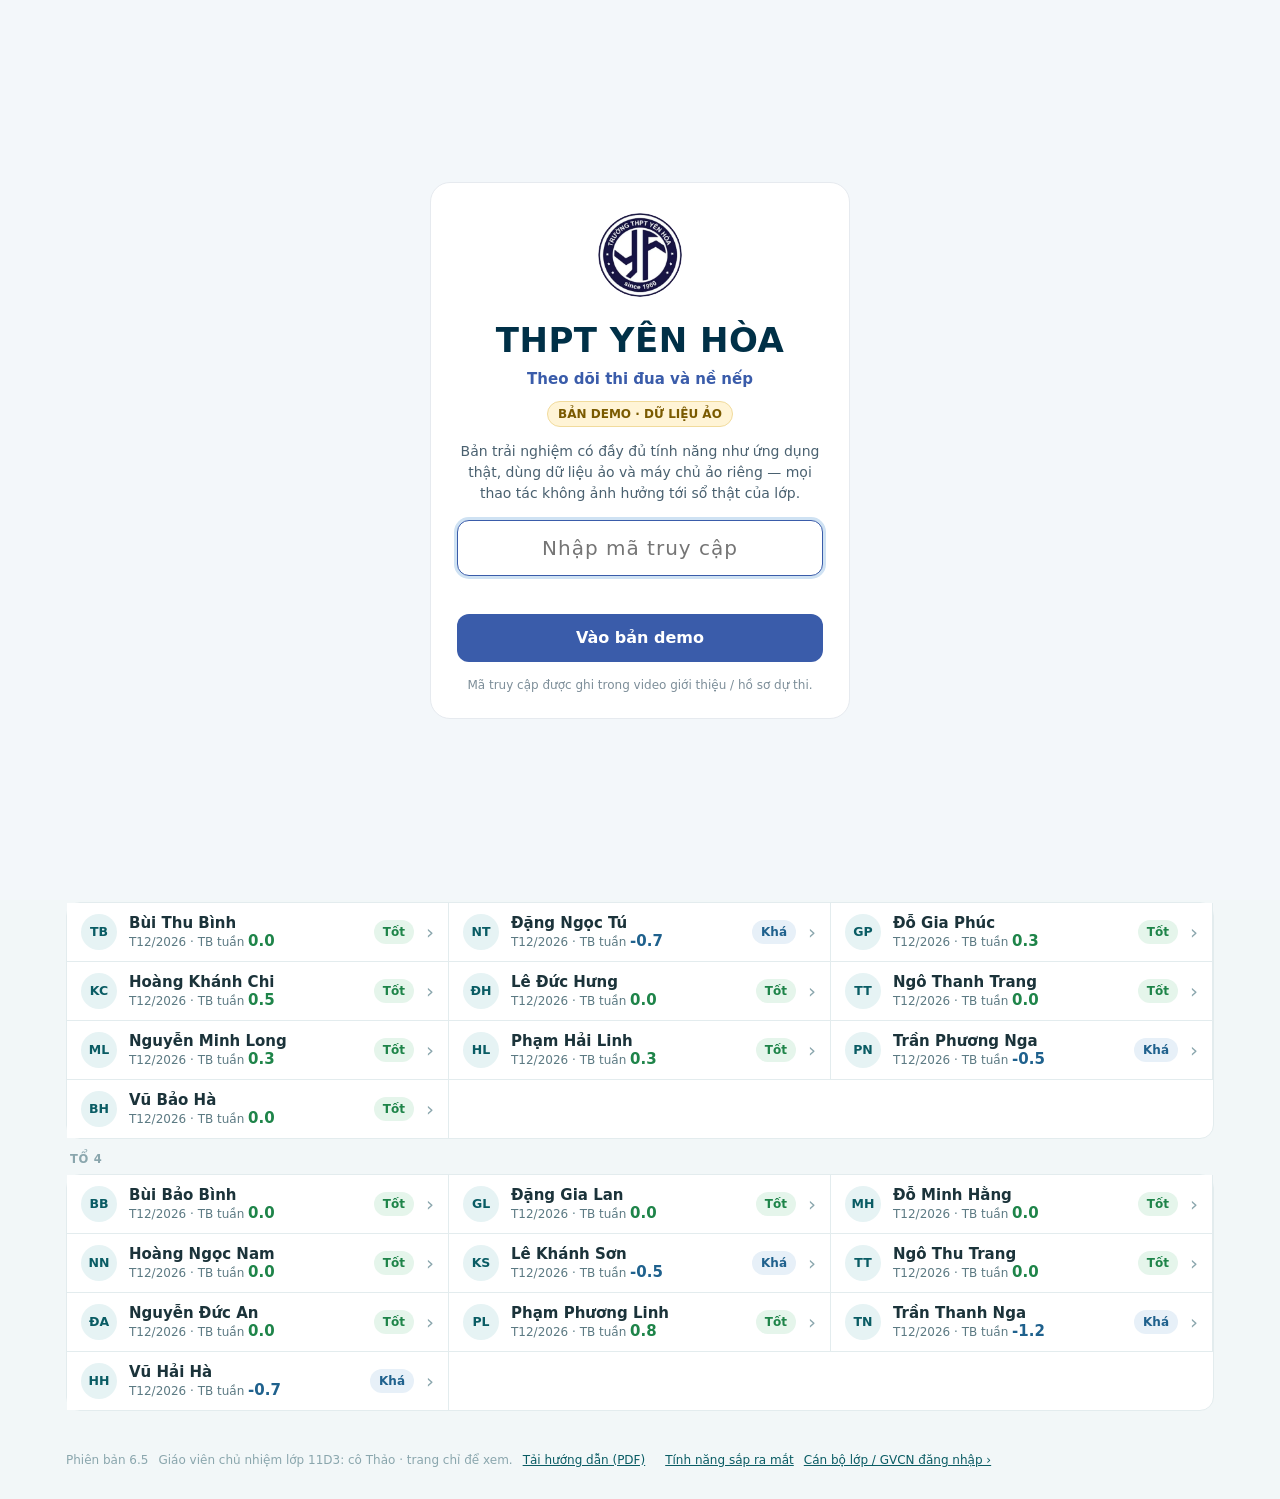
<file: demo-phu-huynh.html>
<!DOCTYPE html>
<html lang="vi">
<head>
<meta charset="utf-8">
<!-- WEB DEMO (tự sinh bởi tools/demo/build.js — KHÔNG sửa tay) -->
<meta name="robots" content="noindex">
<script src="demo/htdemo.js"></script>
<script src="demo/server.js"></script>
<meta name="viewport" content="width=device-width, initial-scale=1, viewport-fit=cover">
<link rel="icon" type="image/png" href="img/favicon.png">
<link rel="apple-touch-icon" href="img/logo-180.png">
<meta name="theme-color" content="#FFFFFF">
<title>Demo · Theo dõi thi đua và nề nếp · Cha mẹ học sinh</title>
<link rel="preconnect" href="https://script.google.com" crossorigin>
<link rel="preconnect" href="https://script.googleusercontent.com" crossorigin>
<style>
/* ══ Trang PHỤ HUYNH — chỉ xem & tải về (không sửa). Dùng chung backend với index.html (loginKhach / entries). ══ */
:root{
  --teal:#0E7C86; --teal-d:#0A5C64; --pale:#E6F3F4; --paler:#F5FAFB;
  --ink:#1B333A; --sub:#5C7A83; --mute:#8AA6AD; --line:#E3ECEE; --bg:#F4F8F9; --card:#fff;
  --ok:#1E8449; --ok-bg:#E5F5EB; --info:#1F618D; --info-bg:#E7F0F8; --warn:#B9761C; --warn-bg:#FDF2E1; --dang:#C0392B; --dang-bg:#FCEDEA;
  --font:Aptos,'Aptos Display','Segoe UI',Calibri,system-ui,-apple-system,Roboto,sans-serif;
  --safe:env(safe-area-inset-bottom,0px);
}
*,*::before,*::after{box-sizing:border-box;margin:0;padding:0;-webkit-tap-highlight-color:transparent}
body{font-family:var(--font);background:var(--bg);color:var(--ink);font-size:15px;line-height:1.5;-webkit-font-smoothing:antialiased}
button,input,select{font-family:inherit;font-size:inherit;color:inherit}
button{border:0;background:none;cursor:pointer}
.hide{display:none!important}
.num{font-variant-numeric:tabular-nums}
.r0{color:var(--ok)}.r1{color:var(--info)}.r2{color:var(--warn)}.r3{color:var(--dang)}
.g0{background:var(--ok-bg);color:var(--ok)}.g1{background:var(--info-bg);color:var(--info)}.g2{background:var(--warn-bg);color:var(--warn)}.g3{background:var(--dang-bg);color:var(--dang)}

/* thanh trên */
#top{position:sticky;top:0;z-index:50;background:rgba(255,255,255,.96);backdrop-filter:blur(8px);border-bottom:1px solid var(--line)}
#top .in{max-width:980px;margin:0 auto;display:flex;align-items:center;gap:12px;padding:10px 16px}
.mk{width:38px;height:38px;border-radius:11px;background:var(--teal);color:#fff;display:grid;place-items:center;font-weight:800;font-size:13px;flex:none}
.ttl{flex:1;min-width:0}
.ttl b{display:block;font-size:15.5px;color:var(--teal-d);line-height:1.25}
.ttl span{display:block;font-size:12px;color:var(--sub)}
.sync{display:flex;align-items:center;gap:6px;font-size:12px;color:var(--sub);white-space:nowrap}
.sync .d{width:8px;height:8px;border-radius:50%;background:var(--ok)}
.sync.busy .d{background:var(--warn);animation:pl 1s infinite}.sync.off .d{background:var(--dang)}
@keyframes pl{50%{opacity:.3}}
.ib{width:36px;height:36px;border-radius:10px;display:grid;place-items:center;color:var(--teal-d);border:1px solid var(--line);background:#fff}
.ib svg{width:18px;height:18px}
.tabs{max-width:980px;margin:0 auto;display:flex;gap:4px;padding:0 12px}
.tabs button{padding:9px 12px 10px;font-weight:600;font-size:14px;color:var(--sub);border-bottom:2px solid transparent}
.tabs button.on{color:var(--teal-d);border-bottom-color:var(--teal)}

main{max-width:980px;margin:0 auto;padding:14px 16px calc(40px + var(--safe))}
.card{background:var(--card);border:1px solid var(--line);border-radius:14px}
.ro{display:flex;align-items:center;gap:8px;font-size:12.5px;color:var(--sub);background:var(--paler);border:1px solid var(--line);border-radius:10px;padding:8px 11px;margin-bottom:12px}
.ro svg{width:15px;height:15px;flex:none;color:var(--teal)}

/* tìm kiếm */
.search{position:relative;margin-bottom:12px}
.search input{width:100%;height:48px;border:1px solid #D2E2E5;border-radius:12px;padding:0 14px 0 42px;font-size:16px;background:#fff;outline:none}
.search input:focus{border-color:var(--teal);box-shadow:0 0 0 3px var(--pale)}
.search svg{position:absolute;left:13px;top:14px;width:20px;height:20px;color:var(--mute)}
.chips{display:flex;gap:6px;overflow-x:auto;padding-bottom:4px;margin-bottom:10px;scrollbar-width:none}
.chips::-webkit-scrollbar{display:none}
.chip{flex:none;height:32px;padding:0 13px;border-radius:999px;border:1px solid var(--line);background:#fff;font-size:13px;font-weight:600;color:var(--sub)}
.chip.on{background:var(--pale);border-color:var(--teal);color:var(--teal-d)}
.list .grp{font-size:11.5px;font-weight:700;letter-spacing:.06em;text-transform:uppercase;color:var(--mute);padding:12px 4px 6px}
.st{display:flex;align-items:center;gap:12px;width:100%;text-align:left;padding:11px 14px;border-bottom:1px solid var(--line);background:#fff}
.list .card .st:last-child{border-bottom:0}
.st:hover{background:var(--paler)}
.av{width:36px;height:36px;border-radius:50%;background:var(--pale);color:var(--teal-d);display:grid;place-items:center;font-weight:700;font-size:12.5px;flex:none}
.st .nm{flex:1;min-width:0}
.st .nm b{display:block;font-size:15px;font-weight:600;white-space:nowrap;overflow:hidden;text-overflow:ellipsis}
.st .nm span{display:block;font-size:12px;color:var(--sub)}
.bd{display:inline-flex;align-items:center;height:24px;padding:0 9px;border-radius:999px;font-size:12px;font-weight:700;white-space:nowrap}
.st .ar{color:var(--mute);font-size:20px;line-height:1}
.empty{padding:34px 16px;text-align:center;color:var(--sub);font-size:14px}

/* hồ sơ học sinh */
.back{display:inline-flex;align-items:center;gap:6px;font-size:14px;font-weight:600;color:var(--teal-d);padding:4px 0 10px}
.ph{display:flex;align-items:center;gap:14px;padding:16px}
.ph .av{width:52px;height:52px;font-size:17px}
.ph h1{font-size:20px;line-height:1.25;color:var(--ink)}
.ph p{font-size:13px;color:var(--sub)}
.seg{display:flex;gap:6px;overflow-x:auto;padding:0 16px 14px;scrollbar-width:none}
.seg::-webkit-scrollbar{display:none}
.res{display:grid;grid-template-columns:auto 1fr;gap:16px;align-items:center;padding:16px;border-top:1px solid var(--line)}
.res .big{font-size:40px;font-weight:800;line-height:1}
.res .lb{font-size:12px;color:var(--sub)}
.res .xl{display:inline-flex;height:30px;padding:0 13px;border-radius:999px;align-items:center;font-weight:800;font-size:15px;margin-top:4px}
.res .ex{font-size:12.5px;color:var(--sub);margin-top:4px}
.mini{display:grid;grid-template-columns:repeat(auto-fit,minmax(64px,1fr));gap:6px;padding:0 16px 16px}
.mini>div{background:var(--paler);border:1px solid var(--line);border-radius:10px;padding:7px 4px;text-align:center}
.mini .k{font-size:10.5px;font-weight:700;color:var(--mute);letter-spacing:.04em}
.mini .v{font-size:16px;font-weight:700}
.sum{display:grid;grid-template-columns:1fr 1fr;gap:10px;margin:12px 0}
.sum .card{padding:12px 14px}
.sum .n{font-size:24px;font-weight:800;line-height:1.1}
.sum .t{font-size:12.5px;color:var(--sub)}
.sec{display:flex;align-items:center;justify-content:space-between;margin:18px 2px 8px}
.sec h2{font-size:15px;color:var(--teal-d)}
.sec span{font-size:12.5px;color:var(--sub)}
.ev{display:flex;gap:11px;padding:11px 14px;border-bottom:1px solid var(--line)}
.ev:last-child{border-bottom:0}
.pill{flex:none;min-width:38px;height:24px;border-radius:7px;display:grid;place-items:center;font-weight:800;font-size:13px}
.pill.m{background:var(--dang-bg);color:var(--dang)}.pill.p{background:var(--ok-bg);color:var(--ok)}
.ev .tx{flex:1;min-width:0}
.ev .tx b{display:block;font-size:14.5px;font-weight:600}
.ev .tx span{display:block;font-size:12px;color:var(--sub)}
.ev .tx i{display:block;font-style:normal;font-size:13px;color:var(--ink);margin-top:2px}
.gv{padding:12px 14px;border-bottom:1px solid var(--line);font-size:14px}
.gv:last-child{border-bottom:0}
.gv b{display:block;font-size:12.5px;color:var(--teal-d)}
.acts{display:flex;gap:8px;flex-wrap:wrap;margin:14px 0 4px}
.btn{display:inline-flex;align-items:center;gap:8px;height:42px;padding:0 16px;border-radius:11px;font-weight:700;font-size:14px;background:var(--teal);color:#fff}
.btn.gh{background:#fff;color:var(--teal-d);border:1px solid #CFE0E3}
.btn svg{width:17px;height:17px}

/* cả lớp */
.dist{display:flex;height:12px;border-radius:999px;overflow:hidden;background:var(--line);margin:4px 0 8px}
.lg{display:flex;flex-wrap:wrap;gap:4px 14px;font-size:12.5px;color:var(--sub)}
.lg i{display:inline-block;width:9px;height:9px;border-radius:50%;margin-right:5px}
.tw{overflow:auto;border:1px solid var(--line);border-radius:14px;background:#fff;max-height:70vh}
table{border-collapse:collapse;width:100%;font-size:13.5px}
th,td{padding:9px 10px;border-bottom:1px solid var(--line);text-align:center;white-space:nowrap}
th{position:sticky;top:0;background:var(--paler);font-size:11.5px;color:var(--sub);font-weight:700;z-index:1}
td.n,th.n{text-align:left;position:sticky;left:0;background:#fff;z-index:2}
th.n{z-index:3;background:var(--paler)}
tbody tr{cursor:pointer}
tbody tr:hover td{background:var(--paler)}

#ld{display:flex;flex-direction:column;align-items:center;gap:12px;padding:70px 16px;color:var(--sub);font-size:13.5px}
.spin{width:26px;height:26px;border:3px solid #CFE7EA;border-top-color:var(--teal);border-radius:50%;animation:sp .8s linear infinite}
@keyframes sp{to{transform:rotate(360deg)}}
.err{margin:12px 0;padding:10px 12px;border:1px solid #F0D2CC;background:var(--dang-bg);color:var(--dang);border-radius:10px;font-size:13.5px}
footer{max-width:980px;margin:0 auto;padding:0 16px 30px;font-size:12px;color:var(--mute);display:flex;gap:10px;flex-wrap:wrap}
footer a{color:var(--teal-d)}

/* bản in / PDF */
#pr{display:none}
@media print{
  body{background:#fff}
  #top,main,footer{display:none!important}
  #pr{display:block;font-size:12px;color:#000}
  #pr h1{font-size:18px;margin-bottom:2px}
  #pr h2{font-size:13px;margin:14px 0 6px}
  #pr p{margin:2px 0}
  #pr table{font-size:11.5px}
  #pr th,#pr td{border:1px solid #999;padding:4px 6px;position:static;background:none;white-space:normal;text-align:left}
  @page{size:A4;margin:14mm}
}
@media(max-width:560px){
  .res .big{font-size:34px}
  .ttl b{font-size:14.5px}
  .sync span{display:none}
}
.tbc{border:1.5px solid var(--teal);padding:12px 14px;margin-bottom:12px}.tbh{display:flex;gap:10px;align-items:center;margin-bottom:6px}.tbh b{display:block;color:var(--teal-d);font-size:15.5px}.tbh span{font-size:13px;color:var(--mute)}.tbc .btn{margin-top:10px}
.reg{padding:12px 14px}.reg p{margin:0 0 8px;font-size:13.5px;line-height:1.5}.reg .ok{color:#1E8449;font-weight:600}.reg .msg{margin:6px 0 0;color:var(--teal-d)}.rg{display:flex;gap:8px;margin-top:6px}.rg input{flex:1;min-width:0;padding:10px 12px;border:1px solid #CFDDE0;border-radius:10px;font:inherit;font-size:15px}.rg .btn{flex:0 0 auto}
/* v4.8: tab phụ Danh sách / Hồ sơ · nút Thoát · lời hướng dẫn ô email */
.tabs2{max-width:1180px;margin:0 auto;display:flex;gap:8px;padding:8px 16px 10px;border-top:1px solid var(--line)}
.tabs2[hidden]{display:none}
.tabs2 button{flex:1;min-width:0;height:42px;border-radius:12px;border:1px solid var(--line);background:#fff;font-weight:700;font-size:14.5px;color:var(--sub);display:flex;align-items:center;justify-content:center;gap:6px;padding:0 10px;white-space:nowrap;overflow:hidden;text-overflow:ellipsis}
.tabs2 button.on{background:var(--pale);border-color:var(--teal);color:var(--teal-d)}
.tabs2 button svg{width:17px;height:17px;flex:none}
@media(min-width:900px){ .tabs2 button{flex:none;min-width:220px} }
.back{display:none!important}
#lo-ov{position:fixed;inset:0;z-index:9800;background:rgba(15,32,38,.42);display:flex;align-items:center;justify-content:center;padding:16px}
#lo-ov .bx{background:#fff;border-radius:18px;width:min(400px,100%);padding:18px;text-align:center;box-shadow:0 20px 50px rgba(0,0,0,.25)}
#lo-ov .bx img,#lo-ov .bx svg.msv{width:110px;height:110px}
#lo-ov h3{color:var(--teal-d);font-size:18px;margin:4px 0 6px}#lo-ov p{font-size:14px;color:var(--sub);line-height:1.55}
#lo-ov .bt{display:flex;gap:8px;margin-top:14px}#lo-ov .bt .btn{flex:1;justify-content:center}
.emtip{display:flex;gap:10px;align-items:center;margin:8px 0 2px;padding:9px 12px;border:1px solid var(--line);border-radius:14px;background:linear-gradient(135deg,var(--paler),#fff);animation:emtip .25s ease}
.emtip img,.emtip svg{width:58px;height:58px;flex:none}.emtip div{font-size:13px;line-height:1.5;color:var(--sub)}.emtip b{color:var(--teal-d)}
@keyframes emtip{from{opacity:0;transform:translateY(-4px)}}
@media(max-width:560px){ .ttl b,.ttl span{white-space:nowrap;overflow:hidden;text-overflow:ellipsis} .ttl b{font-size:14.5px} #top .in{gap:8px;padding:8px 12px} .ib{width:34px;height:34px} .mk{width:34px;height:34px;font-size:12px} }
/* v3.9: trang phụ huynh mới */
main{max-width:1180px}#top .in,.tabs,footer{max-width:1180px}
.prof .hero2{display:flex;align-items:center;gap:12px;padding:6px 16px 4px}
.prof .hero2 img,.prof .hero2 svg{width:120px;height:120px;flex:none}
.prof .bub2{position:relative;background:var(--paler);border:1px solid var(--line);border-radius:16px 16px 16px 4px;padding:10px 13px;font-size:14.5px;line-height:1.5;color:#1B333A}
.sum2{display:grid;grid-template-columns:1fr 1fr;gap:10px;padding:0 16px 14px}
.sum2 div{background:var(--paler);border:1px solid var(--line);border-radius:12px;padding:10px 12px}.sum2 b{display:block;font-size:24px;font-weight:800;line-height:1.1}.sum2 span{font-size:12.5px;color:var(--sub)}
.prof .acts{padding:0 16px 16px;margin:0}
.reg{margin:0 0 14px;padding:14px 16px;border:1.5px solid var(--teal);background:linear-gradient(135deg,#fff,var(--paler))}
.reg .rh{display:flex;gap:12px;align-items:flex-start;margin-bottom:10px}.reg .ri{width:40px;height:40px;border-radius:12px;background:var(--teal);color:#fff;display:grid;place-items:center;flex:none}.reg .ri svg{width:22px;height:22px}
.reg .rh > div > b{display:block;font-size:16px;color:var(--teal-d)}.reg .rh > div > span{display:block;font-size:13.5px;color:#41566F;line-height:1.45}.reg .rh .ri{color:#fff}
.rg[hidden]{display:none!important}.reg .msg{font-size:12.5px;color:var(--sub);margin:6px 0 0}
.nxc .gv b{display:block;color:var(--teal-d);margin-bottom:3px}.nxc .none{color:var(--sub);font-style:italic}
.hs2{display:block}
@media(min-width:900px){
  .hs2{display:grid;grid-template-columns:minmax(0,420px) minmax(0,1fr);gap:22px;align-items:start}
  .hs2 .colA{position:sticky;top:110px}.hs2 .colB > .sec:first-child{margin-top:0}
  .list{display:block}.list .card{display:grid;grid-template-columns:repeat(3,minmax(0,1fr))}.list .card .st{border-right:1px solid var(--line)}
  #toc{margin-bottom:6px}
}
@media(max-width:560px){ .prof .hero2 img,.prof .hero2 svg{width:92px;height:92px} .prof .bub2{font-size:13.5px} .reg .rh > div > b{font-size:15px} }
</style>
</head>
<body>
<header id="top">
  <div class="in">
    <div class="mk">11D3</div>
    <div class="ttl"><b>Sổ theo dõi học sinh 11D3</b><span id="sub">Dành cho phụ huynh</span></div>
    <div class="sync" id="sync"><i class="d"></i><span id="syncT">Đang tải…</span></div>
    <button class="ib" id="hp" title="Hướng dẫn"><svg viewBox="0 0 24 24" fill="none" stroke="currentColor" stroke-width="2"><circle cx="12" cy="12" r="9"/><path d="M9.2 9.3a2.9 2.9 0 0 1 5.6 1c0 1.9-2.8 2.4-2.8 4"/><path d="M12 17.4h.01"/></svg></button>
    <button class="ib" id="rf" title="Tải lại"><svg viewBox="0 0 24 24" fill="none" stroke="currentColor" stroke-width="2"><path d="M21 12a9 9 0 1 1-2.6-6.4M21 3v6h-6"/></svg></button>
    <button class="ib" id="lo" title="Thoát" aria-label="Thoát"><svg viewBox="0 0 24 24" fill="none" stroke="currentColor" stroke-width="2" stroke-linecap="round" stroke-linejoin="round"><path d="M9 21H5a2 2 0 0 1-2-2V5a2 2 0 0 1 2-2h4"/><path d="M16 17l5-5-5-5M21 12H9"/></svg></button>
  </div>
  <nav class="tabs" id="tabs">
    <button data-t="hs" class="on">Tra cứu học sinh</button>
    <button data-t="lop">Cả lớp</button>
  </nav>
  <nav class="tabs2" id="tabs2" hidden></nav>
</header>
<main id="main"><div id="ld"><div class="spin"></div>Đang tải sổ theo dõi…</div></main>
<footer><span id="ver"></span><span>Giáo viên chủ nhiệm lớp 11D3: cô Thảo · trang chỉ để xem.</span><a href="docs/HDSD_Phu_huynh.pdf" target="_blank">Tải hướng dẫn (PDF)</a><a href="demo.html">Cán bộ lớp / GVCN đăng nhập ›</a></footer>
<div id="pr"></div>

<script src="updates/notes.js?v=6.5"></script>
<script src="mascot.js?v=4.8"></script>
<script src="baocao.js?v=6.4"></script>
<script src="taive.js?v=4.5"></script>
<script src="roadmap.js?v=6.4"></script>
<script src="tour.js?v=3.1"></script>
<script src="back.js?v=4.8"></script>
<script>
'use strict';
/* ══ PHỤ HUYNH v3.0 — xem & tải về (PDF / Excel), không sửa ══
   · Đăng nhập khách (loginKhach) ⇒ token chỉ đọc, giống chế độ "Phụ huynh" cũ của index.html.
   · Mở tức thì: dữ liệu lần trước ở localStorage.hkph_cache_v1, đồng bộ phía sau (cả năm học).
   · Cách tính điểm / xếp loại giống hệt index.html (weekScore, monthAvg, rankIdx, HK = TB các tháng có dữ liệu). */
const GAS_URL='https://script.google.com/macros/s/AKfycbz1x-UG4_Rk3M3_APc-hJ0VHns2GfvPtR6T_F8nl4KlEHnNsiYGMbY0Vc4moiIRy8gO/exec';
const E_ID=0,E_LUC=1,E_THANG=2,E_TUAN=3,E_MA=4,E_TO=5,E_LOAI=6,E_MUC=7,E_ND=8,E_DIEM=9,E_EM=10,E_TEN=11,E_GC=12;
const MONTHS=[9,10,11,12,1,2,3,4,5], HK={1:[9,10,11,12,1],2:[2,3,4,5]};
const LS_TK='hkph_token', LS_C='hkph_cache_v1';
const $=s=>document.querySelector(s), $$=s=>Array.from(document.querySelectorAll(s));
const esc=s=>String(s==null?'':s).replace(/[&<>"']/g,c=>({'&':'&amp;','<':'&lt;','>':'&gt;','"':'&quot;',"'":'&#39;'}[c]));
const nz=n=>(n>0?'+':'')+n;
const fx=v=>(Math.round(v*10)/10).toFixed(1);
const nk=s=>String(s||'').normalize('NFD').replace(/[̀-ͯ]/g,'').replace(/đ/gi,'d').toLowerCase().trim();
const ten1=n=>String(n||'').trim().split(/\s+/).pop();
const ini=n=>String(n||'').trim().split(/\s+/).slice(-2).map(w=>w[0]||'').join('').toUpperCase();
const lsG=k=>{try{return localStorage.getItem(k)}catch(_){return null}}, lsS=(k,v)=>{try{v==null?localStorage.removeItem(k):localStorage.setItem(k,v)}catch(_){}};

const S={token:lsG(LS_TK)||'',cfg:null,students:[],entries:[],remarks:[],tab:'hs',q:'',to:'all',ma:null,ky:null,lopKy:null,at:0,busy:false};

/* ── tính điểm (giống index.html) ── */
function namHoc(){ const m=/(\d{4})\D+(\d{4})/.exec(String(S.cfg&&S.cfg.namHoc||'')); return m?[m[1],m[2]]:['','']; }
function tl(m,dai){ const p=namHoc(),y=m>=8?p[0]:p[1]; return (dai?'Tháng ':'T')+String(m).padStart(2,'0')+(y?'/'+y:''); }
function rankIdx(v){ const t=S.cfg.thresholds; for(let i=0;i<t.length;i++) if(v>=t[i].san) return i; return t.length-1; }
function rankName(v){ return S.cfg.thresholds[rankIdx(v)].ten; }
function weekScore(ma,w,th){ let s=0; for(const e of S.entries) if(e[E_MA]===ma&&e[E_THANG]===th&&e[E_TUAN]===w) s+=e[E_DIEM]; return s; }
function monthTotal(ma,th){ let s=0; for(const e of S.entries) if(e[E_MA]===ma&&e[E_THANG]===th) s+=e[E_DIEM]; return s; }
function monthAvg(ma,th){ return S.cfg.soTuan?monthTotal(ma,th)/S.cfg.soTuan:0; }
function hasData(m){ return S.entries.some(e=>e[E_THANG]===m); }
function monthsWithData(){ return MONTHS.filter(hasData); }
/* kỳ: {k:'thang',m} | {k:'hk',n} | {k:'nam'} */
function kyMonths(ky){ return ky.k==='thang'?[ky.m]:ky.k==='hk'?HK[ky.n]:MONTHS; }
function kyScore(ma,ky){
  if(ky.k==='thang') return monthAvg(ma,ky.m);
  const ms=kyMonths(ky).filter(hasData); return ms.length?ms.reduce((a,m)=>a+monthAvg(ma,m),0)/ms.length:0;
}
function kyLabel(ky){ return ky.k==='thang'?tl(ky.m,true):ky.k==='hk'?'Học kỳ '+ky.n:'Cả năm học'; }
function chot(ma,ky){ const ms=kyMonths(ky); return S.remarks.filter(r=>r.maHS===ma&&ms.indexOf(r.thang)>=0&&r.xepLoai).sort((a,b)=>MONTHS.indexOf(a.thang)-MONTHS.indexOf(b.thang)).slice(-1)[0]; }
function xl(ma,ky){ const c=chot(ma,ky), sc=kyScore(ma,ky); if(c){ const i=S.cfg.thresholds.findIndex(t=>t.ten===c.xepLoai); return {ten:c.xepLoai+' ✓',i:i<0?rankIdx(sc):i,chot:true}; } return {ten:rankName(sc),i:rankIdx(sc),chot:false}; }
function active(){ return S.students.filter(s=>s.trangThai!=='Nghỉ học'&&s.trangThai!=='Chuyển lớp').sort((a,b)=>Number(a.to)-Number(b.to)||String(a.ten).localeCompare(String(b.ten),'vi')); }
function stu(ma){ return S.students.find(s=>s.ma===ma); }
function evOf(ma,ky){ const ms=kyMonths(ky); return S.entries.filter(e=>e[E_MA]===ma&&ms.indexOf(e[E_THANG])>=0).sort((a,b)=>MONTHS.indexOf(b[E_THANG])-MONTHS.indexOf(a[E_THANG])||b[E_TUAN]-a[E_TUAN]||String(b[E_LUC]).localeCompare(String(a[E_LUC]))); }
function ddmm(l){ const m=/^(\d{4})-(\d{2})-(\d{2})/.exec(String(l||'')); if(m) return m[3]+'/'+m[2]+'/'+m[1]; const d=/^(\d{2})\/(\d{2})\/(\d{4})/.exec(String(l||'')); return d?d[1]+'/'+d[2]+'/'+d[3]:String(l||''); }
function defKy(){ const c=S.cfg&&S.cfg.thang; if(c&&hasData(c)) return {k:'thang',m:c}; const ms=monthsWithData(); return ms.length?{k:'thang',m:ms[ms.length-1]}:{k:'thang',m:c||9}; }

/* ── gọi máy chủ ── */
async function api(action,payload){
  const r=await fetch(GAS_URL,{method:'POST',redirect:'follow',headers:{'Content-Type':'text/plain;charset=utf-8'},body:JSON.stringify({action,token:S.token,payload:payload||{}})});
  const j=await r.json(); if(!j.ok){ const e=new Error(j.error||'Không rõ lỗi'); e.srv=1; throw e; } return j;
}
function sync(st,t){ const b=$('#sync'); b.className='sync'+(st?' '+st:''); $('#syncT').textContent=t; }
/* chủ đề mặc định của lớp (GVCN chọn trong sổ) — cùng bảng màu với index.html THEMES */
const PAL={"mac-dinh":["#0E7C86","#0A5C64","#1AA0AB","#6FBEC5","#A8DBDF","#E6F3F4","#F5FAFB","#F2F7F8"],"man-chin":["#A3264B","#7A1E3A","#C0476A","#D88AA0","#EFC6D2","#F8E9ED","#FCF5F7","#F8F4E6"],"cham-mau-nuoc":["#302663","#241C4F","#4B3F8C","#9C92CC","#D3CCEA","#E6E1F5","#F6F4FB","#F3F1FA"],"vo-o-ly":["#2B6CB0","#1F4F85","#3D86CF","#8DB5E2","#C9DDF3","#EAF2FB","#F7FAFE","#FFFFFF"],"bang-phan":["#2F5D50","#20433A","#3F7A69","#9CBDB2","#CFE2DB","#E8F2EE","#F5FAF8","#E9EFEC"],"hoa-phuong":["#C23B22","#922A17","#E0583B","#EBA08F","#F6D3CA","#FCEDE8","#FFF8F5","#FFF9F0"],"thu-vang":["#B26B12","#84500D","#D08A2A","#E3B676","#F2DDB8","#FBF1E1","#FFFAF1","#FBF6EC"],"dong-ha-noi":["#4A6378","#344858","#6E8AA1","#AFC0CE","#D8E1E8","#ECF1F5","#F8FAFC","#F1F4F7"],"hoa-dao":["#C2507A","#993C5E","#DB7297","#EBA9C0","#F6D7E2","#FBEDF2","#FFF8FA","#FFF6F8"],"ho-guom":["#3F7A6B","#2C5A4E","#5E9A88","#A8CABE","#D3E6DF","#EAF4F0","#F7FBF9","#F1F6F3"],"van-mieu":["#9A4A2E","#743621","#B9674A","#D9AA95","#EED6CB","#F8ECE6","#FDF8F5","#F7F1EA"],"nha-giao":["#B0436A","#86304F","#D06A8C","#E6A5BB","#F4D4E0","#FBEBF1","#FFF8FA","#FFF7F2"],"trung-thu":["#24427A","#172C52","#E07B2E","#9FB2D6","#D6DFEF","#EAF0F8","#F7F9FC","#F3F5FA"],"lo-fi":["#6B4C9A","#4E3673","#C27BA0","#C3A9DE","#E3D6F1","#F2EBF9","#FAF7FD","#F7F2FB"],"origami":["#3E8E8A","#2C6966","#E39A7B","#A7D3CF","#D3EBE8","#ECF6F5","#F8FCFB","#F6F7F3"],"la-xanh":["#4E7D5B","#375C42","#6C9A76","#A9C7AE","#D5E6D8","#EBF4EC","#F7FBF7","#F3F7F2"],"bien-may":["#2A7FA5","#1E5F7C","#47A3C7","#9BCBE0","#CFE6F0","#E9F4F9","#F6FBFD","#F1F8FB"],"giay-kraft":["#8A5A35","#6A4328","#A8744B","#CFAE8F","#E8D6C3","#F5ECE2","#FBF7F2","#F3EADF"]};
function theme(id){ const c=PAL[id]; if(!c) return; const r=document.documentElement.style;
  [['--teal',c[0]],['--teal-d',c[1]],['--pale',c[5]],['--paler',c[6]],['--bg',c[7]]].forEach(([k,v])=>r.setProperty(k,v)); lsS('hkph_theme',id); }
function apply(b){ S.cfg=b.cfg; S.students=b.students||[]; if(b.theme!==undefined) theme(b.theme||'mac-dinh'); }
function save(){ lsS(LS_C, JSON.stringify({v:1,at:S.at,cfg:S.cfg,students:S.students,entries:S.entries,remarks:S.remarks})); }
async function login(){ const r=await api('loginKhach'); S.token=r.token; lsS(LS_TK,S.token); if(r.boot) apply(r.boot); return r; }
async function load(manual){
  if(S.busy) return; S.busy=true; sync('busy','Đang cập nhật…'); $('#rf').disabled=true;
  try{
    if(!S.token) await login();
    let all;
    /* v3.2: `sync` trả kèm số phiên bản rev ⇒ vòng tự cập nhật chỉ tải lại khi sổ thật sự đổi; backend cũ ⇒ `entries` */
    const get=async()=>{ try{ return await api('sync',{}); }catch(e){ if(e.srv && /Không nhận ra/.test(e.message)) return api('entries',{}); throw e; } };
    try{ if(!S.cfg){ apply(await api('bootstrap')); } all=await get(); }
    catch(e){ if(!e.srv) throw e; await login(); all=await get(); }  /* phiên khách hết hạn ⇒ vào lại */
    S.entries=all.entries||[]; S.remarks=all.remarks||[]; S.rev=all.rev||null; S.at=Date.now(); save();
    sync('','Cập nhật '+new Date(S.at).toLocaleTimeString('vi-VN',{hour:'2-digit',minute:'2-digit'}));
    render(); if(manual) flash('Đã cập nhật dữ liệu mới nhất');
  }catch(e){
    sync('off', S.at?'Ngoại tuyến · dữ liệu lúc '+new Date(S.at).toLocaleTimeString('vi-VN',{hour:'2-digit',minute:'2-digit'}):'Mất kết nối');
    if(!S.cfg){ $('#main').innerHTML='<div class="err">Chưa tải được sổ theo dõi: '+esc(e.message)+'. Kiểm tra mạng rồi bấm ↻.</div>'; }
    else if(manual) flash('Chưa kết nối được — đang xem dữ liệu đã lưu.');
  }finally{ S.busy=false; $('#rf').disabled=false; }
}
function flash(t){ let f=$('#fl'); if(!f){ f=document.createElement('div'); f.id='fl'; f.style.cssText='position:fixed;left:50%;bottom:calc(18px + env(safe-area-inset-bottom,0px));transform:translateX(-50%);background:#1B333A;color:#fff;padding:9px 16px;border-radius:999px;font-size:13.5px;z-index:99;max-width:calc(100vw - 32px)'; document.body.appendChild(f); } f.textContent=t; f.style.display='block'; clearTimeout(f._t); f._t=setTimeout(()=>f.style.display='none',2600); }

/* ── điều hướng: #hs=HS03&ky=t10 | #lop ── */
function readHash(){
  const h=new URLSearchParams(location.hash.slice(1));
  S.tab=h.has('lop')?'lop':'hs'; S.ma=h.get('hs')||null;
  S.tb=h.get('tb')?h.get('tb').split(',').filter(Boolean):null;  /* v3.7: link trong email thông báo ⇒ #hs=MA&tb=id1,id2 */
  const k=h.get('ky'); S.ky=k?(k==='nam'?{k:'nam'}:/^hk[12]$/.test(k)?{k:'hk',n:+k[2]}:{k:'thang',m:+k.slice(1)}):null;
}
function kyKey(ky){ return ky.k==='nam'?'nam':ky.k==='hk'?'hk'+ky.n:'t'+ky.m; }
function go(o){ const p=new URLSearchParams(); if(o.lop) p.set('lop','1'); if(o.hs) p.set('hs',o.hs); if(o.ky) p.set('ky',kyKey(o.ky)); if(o.tb) p.set('tb',o.tb.join(',')); if(window.BACK) BACK.hashNav(p.toString()); location.hash=p.toString(); }
window.addEventListener('hashchange',()=>{ readHash(); render(); window.scrollTo(0,0); });
$$('#tabs [data-t]').forEach(b=>b.onclick=()=>go(b.dataset.t==='lop'?{lop:1}:{}));
$('#rf').onclick=()=>load(true);

/* ── vẽ ── */
function tabs2(){
  const t=$('#tabs2'); if(!t) return;
  if(S.tab!=='hs'){ t.hidden=true; return; }
  if(S.ma && stu(S.ma)) S.lastMa=S.ma;
  const ls=S.lastMa&&stu(S.lastMa), onHS=!!(S.ma&&stu(S.ma));
  t.hidden=false;
  t.innerHTML=`<button data-s="list" class="${onHS?'':'on'}"><svg viewBox="0 0 24 24" fill="none" stroke="currentColor" stroke-width="2" stroke-linecap="round"><path d="M8 6h13M8 12h13M8 18h13M3 6h.01M3 12h.01M3 18h.01"/></svg>Danh sách học sinh</button>`
    +(ls?`<button data-s="hs" class="${onHS?'on':''}"><svg viewBox="0 0 24 24" fill="none" stroke="currentColor" stroke-width="2" stroke-linecap="round"><circle cx="12" cy="8" r="4"/><path d="M4 21a8 8 0 0 1 16 0"/></svg>Hồ sơ: ${esc(ten1(ls.ten))}</button>`:'');
  t.querySelectorAll('[data-s]').forEach(b=>b.onclick=()=>{ if(b.dataset.s==='list'){ if(onHS) go({}); } else if(!onHS) go({hs:S.lastMa}); });
}
function render(){
  if(!S.cfg) return;
  tabs2();
  $$('#tabs [data-t]').forEach(b=>b.classList.toggle('on',b.dataset.t===S.tab));
  $('#sub').textContent='Phụ huynh · năm học '+String(S.cfg.namHoc||'').replace(/\s+/g,'');
  if(S.tab==='lop') return renderLop();
  if(S.ma && stu(S.ma)) return renderHS();
  renderList();
}
const RO='<div class="ro"><svg viewBox="0 0 24 24" fill="none" stroke="currentColor" stroke-width="2"><rect x="4" y="10" width="16" height="11" rx="2"/><path d="M8 10V7a4 4 0 0 1 8 0v3"/></svg>Trang dành cho các bác phụ huynh — các bác xem và tải về, không sửa được dữ liệu.</div>';
function renderList(){
  const ky=defKy();
  let h=RO+`<div class="search"><svg viewBox="0 0 24 24" fill="none" stroke="currentColor" stroke-width="2"><circle cx="11" cy="11" r="7"/><path d="m21 21-4.3-4.3"/></svg>
    <input id="q" type="search" placeholder="Nhập tên học sinh…" autocomplete="off" value="${esc(S.q)}"></div>`;
  h+='<div class="chips" id="toc">'+['all','1','2','3','4'].map(t=>`<button class="chip ${S.to===t?'on':''}" data-to="${t}">${t==='all'?'Cả lớp':'Tổ '+t}</button>`).join('')+'</div>';
  h+='<div class="list" id="lst"></div>';
  $('#main').innerHTML=h;
  const q=$('#q'); q.oninput=()=>{ S.q=q.value; drawList(ky); };
  $$('#toc [data-to]').forEach(b=>b.onclick=()=>{ S.to=b.dataset.to; $$('#toc .chip').forEach(x=>x.classList.toggle('on',x===b)); drawList(ky); });
  drawList(ky);
}
function drawList(ky){
  const k=nk(S.q); let L=active().filter(s=>(S.to==='all'||String(s.to)===S.to)&&(!k||nk(s.ten).includes(k)));
  if(!L.length){ $('#lst').innerHTML='<div class="card empty">Không tìm thấy học sinh nào. Thử gõ tên ngắn hơn, ví dụ chỉ tên gọi.</div>'; return; }
  let h='', cur=null;
  L.forEach(s=>{
    if(s.to!==cur){ if(cur!==null) h+='</div>'; cur=s.to; h+=`<div class="grp">Tổ ${esc(cur)}</div><div class="card">`; }
    const x=xl(s.ma,ky), sc=kyScore(s.ma,ky);
    h+=`<button class="st" data-ma="${esc(s.ma)}"><span class="av">${esc(ini(s.ten))}</span>
      <span class="nm"><b>${esc(s.ten)}</b><span>${esc(ky.k==='thang'?tl(ky.m):kyLabel(ky))} · TB tuần <b class="num r${x.i}" style="display:inline">${fx(sc)}</b></span></span>
      <span class="bd g${x.i}">${esc(x.ten)}</span><span class="ar">›</span></button>`;
  });
  $('#lst').innerHTML=h+'</div>';
  $$('#lst [data-ma]').forEach(b=>b.onclick=()=>go({hs:b.dataset.ma}));
}
function kySeg(cur,fn){
  const opts=monthsWithData().map(m=>({k:'thang',m})).concat([{k:'hk',n:1},{k:'hk',n:2},{k:'nam'}]);
  return opts.map(o=>`<button class="chip ${kyKey(o)===kyKey(cur)?'on':''}" data-ky="${kyKey(o)}">${esc(o.k==='thang'?tl(o.m):kyLabel(o))}</button>`).join('');
}
function renderHS(){
  /* v3.9: bố cục 2 cột (máy tính) — trái: hồ sơ + đăng ký email; phải: nhận xét cô Thảo, vi phạm, được cộng. Điện thoại: 1 cột, đăng ký email ngay sau hồ sơ. */
  const s=stu(S.ma), ky=S.ky||defKy(), x=xl(s.ma,ky), sc=kyScore(s.ma,ky), ev=evOf(s.ma,ky);
  const tru=ev.filter(e=>e[E_DIEM]<0), cong=ev.filter(e=>e[E_DIEM]>0);
  const ms=kyMonths(ky), rms=S.remarks.filter(r=>r.maHS===s.ma&&ms.indexOf(r.thang)>=0&&(r.nhanXet||r.xepLoai)).sort((a,b)=>MONTHS.indexOf(b.thang)-MONTHS.indexOf(a.thang));
  let mini='';
  if(ky.k==='thang'){ for(let w=1;w<=S.cfg.soTuan;w++){ const v=weekScore(s.ma,w,ky.m); mini+=`<div><div class="k">TUẦN ${w}</div><div class="v num ${v===0?'':'r'+rankIdx(v)}">${v===0?'0':nz(v)}</div></div>`; } }
  else ms.forEach(m=>{ const v=hasData(m)?monthAvg(s.ma,m):null; mini+=`<div><div class="k">${esc(tl(m))}</div><div class="v num ${v===null?'':'r'+rankIdx(v)}">${v===null?'–':fx(v)}</div></div>`; });
  const evH=a=>a.length?'<div class="card">'+a.map(e=>`<div class="ev"><span class="pill ${e[E_DIEM]<0?'m':'p'}">${nz(e[E_DIEM])}</span>
     <span class="tx"><b>${esc(e[E_ND]||e[E_MUC])}</b><span>${esc(ddmm(e[E_LUC]))} · tuần ${e[E_TUAN]} ${esc(tl(e[E_THANG]))} · ghi bởi ${esc(e[E_TEN]||'—')}</span>${e[E_GC]?`<i>${esc(e[E_GC])}</i>`:''}</span></div>`).join('')+'</div>'
     :'<div class="card empty">Không có.</div>';
  const emo=['vui','co-vu','lo-lang','nghiem'][x.i]||'chao', g=ten1(s.ten);
  const mem=window.MASCOT?MASCOT.img(emo,120):'';
  const loi=['Con <b>'+esc(g)+'</b> thực hiện nề nếp rất tốt, bác yên tâm nhé!','Con <b>'+esc(g)+'</b> ngoan, chỉ còn vài lỗi nhỏ. Cô Thảo và bác cùng nhắc con cố gắng thêm nhé ạ.','Con <b>'+esc(g)+'</b> còn mắc một số lỗi, bác trò chuyện thêm với con giúp cô Thảo nhé ạ.','Con <b>'+esc(g)+'</b> đang mắc nhiều lỗi, bác liên hệ cô Thảo để cô Thảo và bác cùng giúp con nhé ạ.'][Math.min(3,x.i)];
  const nx=`<div class="sec"><h2>Nhận xét của cô Thảo</h2></div><div class="card nxc">${rms.length?rms.map(r=>`<div class="gv"><b>${esc(tl(r.thang,true))}${r.xepLoai?' · xếp loại '+esc(r.xepLoai):''}</b>${esc(r.nhanXet||'(giáo viên chủ nhiệm đã xác nhận xếp loại, chưa có lời nhận xét)')}</div>`).join(''):'<div class="gv none">Cô Thảo sẽ cập nhật nhận xét cho con vào cuối tháng ạ.</div>'}</div>`;
  const prof=`<div class="card prof"><div class="ph"><span class="av">${esc(ini(s.ten))}</span><div style="flex:1;min-width:0"><h1>${esc(s.ten)}</h1><p>Tổ ${esc(s.to)} · ${esc(s.chucVu||'Học sinh')} · Lớp 11D3</p></div></div>
    <div class="seg" id="ks">${kySeg(ky)}</div>
    <div class="hero2">${mem}<div class="bub2">${loi}</div></div>
    <div class="res"><div><div class="lb">Điểm TB tuần</div><div class="big num r${x.i}">${fx(sc)}</div></div>
      <div><div class="lb">Xếp loại · ${esc(kyLabel(ky))}</div><span class="xl g${x.i}">${esc(x.ten)}</span>
      <div class="ex">${x.chot?'Giáo viên chủ nhiệm đã xác nhận xếp loại.':'Tính tự động theo điểm; giáo viên chủ nhiệm xác nhận lại cuối kỳ.'}</div></div></div>
    <div class="mini">${mini}</div>
    <div class="sum2"><div><b class="num r3">${tru.length}</b><span>vi phạm · ${tru.reduce((a,e)=>a+e[E_DIEM],0)} điểm</span></div><div><b class="num r0">${cong.length}</b><span>được cộng · ${nz(cong.reduce((a,e)=>a+e[E_DIEM],0))} điểm</span></div></div>
    <div class="acts"><button class="btn" id="pdf"><svg viewBox="0 0 24 24" fill="none" stroke="currentColor" stroke-width="2"><path d="M6 9V3h12v6M6 18H4a1 1 0 0 1-1-1v-6a2 2 0 0 1 2-2h14a2 2 0 0 1 2 2v6a1 1 0 0 1-1 1h-2"/><rect x="6" y="14" width="12" height="7"/></svg>Tải PDF báo cáo</button>
      <button class="btn gh" id="csv"><svg viewBox="0 0 24 24" fill="none" stroke="currentColor" stroke-width="2"><path d="M21 15v4a2 2 0 0 1-2 2H5a2 2 0 0 1-2-2v-4M7 10l5 5 5-5M12 15V3"/></svg>Tải Excel</button></div></div>`;
  let h=`<button class="back" id="bk">‹ Danh sách học sinh</button>${tbCard(s)}
  <div class="hs2"><div class="colA">${lsG('hkph_reg_'+s.ma)?prof+regCard(s):regCard(s)+prof}</div>
  <div class="colB">${nx}
    <div class="sec"><h2>Vi phạm</h2><span>${tru.length} lượt</span></div>${evH(tru)}
    <div class="sec"><h2>Được cộng điểm</h2><span>${cong.length} lượt</span></div>${evH(cong)}</div></div>`;
  $('#main').innerHTML=h;
  const bk=$('#bk'); if(bk) bk.onclick=()=>go({});
  $$('#ks [data-ky]').forEach(b=>b.onclick=()=>{ const k=b.dataset.ky; go({hs:s.ma,ky:k==='nam'?{k:'nam'}:/^hk/.test(k)?{k:'hk',n:+k[2]}:{k:'thang',m:+k.slice(1)}}); });
  const on=$('#ks .chip.on'); if(on) on.scrollIntoView({inline:'center',block:'nearest'});
  $('#pdf').onclick=()=>printHS(s,ky);
  regBind(s); const tbp=$('#tbPdf'); if(tbp) tbp.onclick=()=>RPT.open(RPT.notice(D(),s.ma,S.tb||[]),'Thong-bao_'+slug(s.ten));
  $('#csv').onclick=()=>csvHS(s,ky);
}
function renderLop(){
  const ky=S.lopKy||defKy(), L=active(), T=S.cfg.thresholds, cnt=T.map(()=>0);
  L.forEach(s=>cnt[xl(s.ma,ky).i]++);
  const col=['var(--ok)','var(--info)','var(--warn)','var(--dang)'];
  let h=RO+`<div class="chips" id="lk">${kySeg(ky)}</div>
  <div class="card" style="padding:14px 16px;margin-bottom:12px"><div style="font-weight:700;color:var(--teal-d)">Phân bố xếp loại · ${esc(kyLabel(ky))}</div>
    <div class="dist">${cnt.map((n,i)=>n?`<span style="width:${n/L.length*100}%;background:${col[i]||'#999'}"></span>`:'').join('')}</div>
    <div class="lg">${T.map((t,i)=>`<span><i style="background:${col[i]||'#999'}"></i>${esc(t.ten)} <b>${cnt[i]}</b></span>`).join('')}</div></div>
  <div class="acts" style="margin-top:0;margin-bottom:12px"><button class="btn gh" id="csvL"><svg viewBox="0 0 24 24" fill="none" stroke="currentColor" stroke-width="2"><path d="M21 15v4a2 2 0 0 1-2 2H5a2 2 0 0 1-2-2v-4M7 10l5 5 5-5M12 15V3"/></svg>Tải Excel cả lớp</button>
    <button class="btn gh" id="pdfL"><svg viewBox="0 0 24 24" fill="none" stroke="currentColor" stroke-width="2"><path d="M6 9V3h12v6M6 18H4a1 1 0 0 1-1-1v-6a2 2 0 0 1 2-2h14a2 2 0 0 1 2 2v6a1 1 0 0 1-1 1h-2"/><rect x="6" y="14" width="12" height="7"/></svg>Tải PDF</button></div>
  <div class="tw"><table><thead><tr><th class="n">Học sinh</th>${colsHead(ky)}<th>Vi phạm</th><th>Xếp loại</th></tr></thead><tbody>`;
  L.forEach(s=>{ const x=xl(s.ma,ky); h+=`<tr data-ma="${esc(s.ma)}"><td class="n"><b style="font-weight:600">${esc(s.ten)}</b><div style="font-size:11px;color:var(--mute)">Tổ ${esc(s.to)}</div></td>${colsRow(s,ky)}<td class="num">${evOf(s.ma,ky).filter(e=>e[E_DIEM]<0).length}</td><td><span class="bd g${x.i}">${esc(x.ten)}</span></td></tr>`; });
  h+='</tbody></table></div>';
  $('#main').innerHTML=h;
  $$('#lk [data-ky]').forEach(b=>b.onclick=()=>{ const k=b.dataset.ky; S.lopKy=k==='nam'?{k:'nam'}:/^hk/.test(k)?{k:'hk',n:+k[2]}:{k:'thang',m:+k.slice(1)}; renderLop(); });
  $$('tbody [data-ma]').forEach(r=>r.onclick=()=>go({hs:r.dataset.ma,ky}));
  $('#csvL').onclick=()=>csvLop(ky); $('#pdfL').onclick=()=>printLop(ky);
}
function colsHead(ky){ if(ky.k==='thang'){ let h=''; for(let w=1;w<=S.cfg.soTuan;w++) h+=`<th>Tuần ${w}</th>`; return h+'<th>TB tuần</th>'; } return kyMonths(ky).map(m=>`<th>${esc(tl(m))}</th>`).join('')+'<th>TB kỳ</th>'; }
function colsRow(s,ky){
  if(ky.k==='thang'){ let h=''; for(let w=1;w<=S.cfg.soTuan;w++){ const v=weekScore(s.ma,w,ky.m); h+=`<td class="num ${v?'r'+rankIdx(v):''}">${v===0?'–':nz(v)}</td>`; } const a=monthAvg(s.ma,ky.m); return h+`<td class="num r${rankIdx(a)}"><b>${fx(a)}</b></td>`; }
  return kyMonths(ky).map(m=>{ const v=hasData(m)?monthAvg(s.ma,m):null; return `<td class="num ${v===null?'':'r'+rankIdx(v)}">${v===null?'–':fx(v)}</td>`; }).join('')+`<td class="num"><b>${fx(kyScore(s.ma,ky))}</b></td>`;
}

/* ── tải về: Excel (CSV có BOM — mở thẳng bằng Excel) & PDF (in của trình duyệt ▸ Lưu thành PDF) ── */
function dl(name,rows){
  const q=v=>{ v=v==null?'':String(v); return /[",\n;]/.test(v)?'"'+v.replace(/"/g,'""')+'"':v; };
  const blob=new Blob(['﻿'+rows.map(r=>r.map(q).join(',')).join('\r\n')],{type:'text/csv;charset=utf-8'});
  const a=document.createElement('a'); a.href=URL.createObjectURL(blob); a.download=name; document.body.appendChild(a); a.click(); setTimeout(()=>{ URL.revokeObjectURL(a.href); a.remove(); },500);
}
const slug=s=>nk(s).replace(/[^a-z0-9]+/g,'_').replace(/^_|_$/g,'');
function csvHS(s,ky){
  const x=xl(s.ma,ky), rows=[['Học sinh',s.ten],['Tổ',s.to],['Kỳ',kyLabel(ky)],['Điểm TB tuần',fx(kyScore(s.ma,ky))],['Xếp loại',x.ten],[],
    ['Ngày','Tháng','Tuần','Loại','Nội dung','Điểm','Ghi chú','Người ghi']];
  evOf(s.ma,ky).forEach(e=>rows.push([ddmm(e[E_LUC]),tl(e[E_THANG]),e[E_TUAN],e[E_LOAI],e[E_ND]||e[E_MUC],e[E_DIEM],e[E_GC],e[E_TEN]]));
  S.remarks.filter(r=>r.maHS===s.ma&&kyMonths(ky).indexOf(r.thang)>=0&&(r.nhanXet||r.xepLoai)).forEach(r=>rows.push(['',tl(r.thang),'','Nhận xét GVCN',r.xepLoai?'Xếp loại '+r.xepLoai:'','',r.nhanXet,'GVCN']));
  dl('hanh-kiem_'+slug(s.ten)+'_'+kyKey(ky)+'.csv',rows);
}
function csvLop(ky){
  const head=['Học sinh','Tổ'], L=active();
  if(ky.k==='thang'){ for(let w=1;w<=S.cfg.soTuan;w++) head.push('Tuần '+w); head.push('TB tuần'); } else { kyMonths(ky).forEach(m=>head.push(tl(m))); head.push('TB kỳ'); }
  head.push('Số vi phạm','Xếp loại');
  const rows=[['Sổ theo dõi học sinh 11D3 · '+kyLabel(ky)],head];
  L.forEach(s=>{ const r=[s.ten,s.to];
    if(ky.k==='thang'){ for(let w=1;w<=S.cfg.soTuan;w++) r.push(weekScore(s.ma,w,ky.m)); r.push(fx(monthAvg(s.ma,ky.m))); }
    else { kyMonths(ky).forEach(m=>r.push(hasData(m)?fx(monthAvg(s.ma,m)):'')); r.push(fx(kyScore(s.ma,ky))); }
    r.push(evOf(s.ma,ky).filter(e=>e[E_DIEM]<0).length, xl(s.ma,ky).ten); rows.push(r); });
  dl('hanh-kiem_11D3_'+kyKey(ky)+'.csv',rows);
}
/* v3.7: PDF khổ ngang (baocao.js) — biểu đồ, cô Thảo, số liệu so với kỳ trước */
const D=()=>({cfg:S.cfg,students:S.students,entries:S.entries,remarks:S.remarks});
function printHS(s,ky){ if(window.RPT) return RPT.open(RPT.student(D(),s.ma,ky,{aud:'ph'}),'Hanh-kiem_'+slug(s.ten)+'_'+kyKey(ky)); }
/* v3.7: thẻ "Thông báo mới từ cô Thảo" khi mở link trong email */
function tbCard(s){
  if(!S.tb||!S.tb.length) return '';
  const E=S.entries.filter(e=>S.tb.indexOf(String(e[E_ID]))>=0&&e[E_MA]===s.ma);
  return `<div class="card tbc"><div class="tbh">${window.MASCOT?MASCOT.img(E.some(e=>e[E_DIEM]<0)?'buon':'vui',54):''}<div><b>Thông báo mới từ cô Thảo</b><span>${E.length?E.length+' ghi nhận mới của con '+esc(ten1(s.ten)):'Ghi nhận đang được cập nhật…'}</span></div></div>
   ${E.map(e=>`<div class="ev"><span class="pill ${e[E_DIEM]<0?'m':'p'}">${nz(e[E_DIEM])}</span><span class="tx"><b>${esc(e[E_ND]||e[E_MUC])}</b><span>${esc(ddmm(e[E_LUC]))} · tuần ${e[E_TUAN]} ${esc(tl(e[E_THANG]))}</span></span></div>`).join('')}
   <button class="btn" id="tbPdf">Tải PDF thông báo</button></div>`;
}
/* v3.7: phụ huynh đăng ký email nhận thông báo — mã 6 số + cô Thảo duyệt */
function regCard(s){
  const st=lsG('hkph_reg_'+s.ma);
  return `<div class="card reg" id="reg"><div class="rh"><span class="ri"><svg viewBox="0 0 24 24" fill="none" stroke="currentColor" stroke-width="2"><rect x="3" y="5" width="18" height="14" rx="2"/><path d="m3 7 9 6 9-6"/></svg></span>
   <div><b>Nhận thông báo về con qua email</b><span>Mỗi khi con <b>${esc(ten1(s.ten))}</b> được cộng hoặc bị trừ điểm, bác nhận thư ngay.</span></div></div>
   ${st==='cho'?'<p class="ok">Bác đã đăng ký — giáo viên chủ nhiệm sẽ duyệt sớm, sau đó bác bắt đầu nhận thư ạ.</p>':''}
   <div class="rg"><input id="rgE" type="email" placeholder="Nhập email của bác" autocomplete="email"><button class="btn" id="rgS">Gửi mã</button></div>
   <div class="rg" id="rgC" hidden><input id="rgK" inputmode="numeric" maxlength="6" placeholder="Mã 6 số trong email"><button class="btn" id="rgV">Xác nhận</button></div>
   <p class="msg" id="rgM">Hệ thống gửi mã 6 số để xác nhận email, sau đó giáo viên chủ nhiệm duyệt.</p></div>`;
}
function regBind(s){
  const m=t=>{ const e=$('#rgM'); if(e) e.innerHTML=t; };
  const send=$('#rgS'); if(!send) return;
  const ip=$('#rgE'); if(ip) ip.addEventListener('focus',()=>{ if($('#reg .emtip')) return;
    const mm=$('#rgM'); if(mm && /^Hệ thống gửi mã 6 số để xác nhận email/.test(mm.textContent)) mm.textContent='';
    $('#rgE').closest('.rg').insertAdjacentHTML('afterend',`<div class="emtip">${window.MASCOT?MASCOT.img('huong-dan',58):''}<div>Bác nhập <b>email thường dùng</b> (ví dụ Gmail). Hệ thống gửi <b>mã 6 số</b> để xác nhận (xem cả mục Thư rác / Spam). Sau khi giáo viên chủ nhiệm duyệt, mỗi khi con <b>${esc(ten1(s.ten))}</b> được cộng hoặc bị trừ điểm, bác nhận thư ngay kèm lời nhắn của cô Thảo ạ.</div></div>`); });
  send.onclick=async()=>{ const em=$('#rgE').value.trim(); if(!/^[^@\s]+@[^@\s]+\.[^@\s]+$/.test(em)) return m('Email chưa đúng ạ, bác kiểm tra lại giúp em nhé.');
    send.disabled=true; m('Đang gửi mã…');
    try{ await api('phDangKy',{ma:s.ma,email:em}); $('#rgC').hidden=false; $('#rgK').focus(); m('Hệ thống đã gửi mã 6 số tới <b>'+esc(em)+'</b>. Bác mở hộp thư (xem cả mục Thư rác / Spam) và nhập mã vào ô bên dưới ạ.'); }
    catch(e){ m(esc(e.message)); } finally{ setTimeout(()=>send.disabled=false,3000); } };
  $('#rgV').onclick=async()=>{ const em=$('#rgE').value.trim(), code=$('#rgK').value.replace(/\D/g,''); if(code.length!==6) return m('Mã gồm 6 chữ số ạ.');
    m('Đang xác nhận…');
    try{ const r=await api('phXacNhan',{email:em,code}); $('#rgC').hidden=true;
      if(r.daCo) m('Email này đã đăng ký nhận thông báo của con rồi ạ.'); else { lsS('hkph_reg_'+s.ma,'cho'); m('Xác nhận xong! Giáo viên chủ nhiệm sẽ duyệt sớm — sau đó bác nhận email mỗi khi có cập nhật về con ạ.'); }
      if(window.MASCOT) MASCOT.say('cam-on','Cô Thảo cảm ơn bác đã đăng ký đồng hành cùng con ạ!',{ms:4200}); }
    catch(e){ m(esc(e.message)); } };
}
function printLop(ky){
  const L=active();
  $('#pr').innerHTML=`<h1>Sổ theo dõi học sinh lớp 11D3 · ${esc(kyLabel(ky))}</h1><p>THPT Yên Hòa · Năm học ${esc(S.cfg.namHoc||'')} · In ngày ${new Date().toLocaleDateString('vi-VN')}</p>
   <table><tr><th>#</th><th>Học sinh</th><th>Tổ</th><th>Điểm TB tuần</th><th>Số vi phạm</th><th>Xếp loại</th></tr>
   ${L.map((s,i)=>`<tr><td>${i+1}</td><td>${esc(s.ten)}</td><td>${esc(s.to)}</td><td>${fx(kyScore(s.ma,ky))}</td><td>${evOf(s.ma,ky).filter(e=>e[E_DIEM]<0).length}</td><td>${esc(xl(s.ma,ky).ten)}</td></tr>`).join('')}</table>`;
  window.print();
}

/* ── khởi động: vẽ ngay từ dữ liệu lưu, đồng bộ phía sau ── */
(function(){
  const u=(window.HK_UPDATES||[])[0]; if(u) $('#ver').textContent='Phiên bản '+u.version;
  readHash(); theme(lsG('hkph_theme')||'');
  try{ const c=JSON.parse(lsG(LS_C)||'null'); if(c&&c.v===1&&c.cfg){ S.cfg=c.cfg; S.students=c.students||[]; S.entries=c.entries||[]; S.remarks=c.remarks||[]; S.at=c.at||0;
    sync('busy','Dữ liệu lúc '+new Date(S.at).toLocaleTimeString('vi-VN',{hour:'2-digit',minute:'2-digit'})+' · đang cập nhật…'); render(); } }catch(_){}
  load(false);
  /* hướng dẫn từng bước cho phụ huynh — tự chạy lần đầu, mở lại bằng nút ? */
  const first=()=>active()[0];
  const steps=()=>[
    {t:'Cô Thảo chào các bác ạ!', d:'Đây là trang để các bác theo dõi <b>rèn luyện, nề nếp của các con lớp 11D3</b>. Các bác chỉ xem và tải về, không sửa được dữ liệu. Các bác bấm <b>Tiếp</b> để em hướng dẫn nhé (khoảng 30 giây).', pre:()=>go({})},
    {el:'#q', t:'Các bác tìm tên con', d:'Các bác gõ tên con vào đây, <b>không cần dấu</b> — ví dụ gõ "an" hoặc "nguyen an".'},
    {el:'#toc', t:'Lọc theo tổ', d:'Hoặc các bác bấm số tổ của con để tìm nhanh hơn ạ.'},
    {el:'#lst .st', t:'Mở hồ sơ của con', d:'Bên phải mỗi tên là <b>xếp loại tháng này</b> của con. Các bác chạm vào tên để xem chi tiết ạ.'},
    {el:'#ks', t:'Chọn tháng, học kỳ hoặc cả năm', d:'Các bác xem điểm từng tuần, xếp loại từng tháng, học kỳ 1, học kỳ 2 hoặc cả năm học của con.', pre:()=>{ const s=first(); if(s) go({hs:s.ma}); }, wait:350},
    {el:'.res', t:'Kết quả rèn luyện của con', d:'Điểm trung bình tuần và <b>xếp loại</b>. Dấu ✓ nghĩa là giáo viên chủ nhiệm đã xác nhận xếp loại.'},
    {el:'.acts', t:'Tải về', d:'<b>Tải PDF báo cáo</b> để các bác lưu hoặc in; <b>Tải Excel</b> để mở bằng Excel. Kéo xuống là từng lần con vi phạm, được khen và <b>nhận xét của cô Thảo</b> về con.'},
    {el:'#tabs [data-t=lop]', t:'Xem cả lớp', d:'Tab <b>Cả lớp</b> để các bác xem tình hình chung của các con trong lớp.'},
    {el:'#hp', t:'Xem lại hướng dẫn', d:'Các bác bấm nút <b>?</b> bất cứ lúc nào để xem lại. Cô Thảo cảm ơn các bác đã luôn đồng hành cùng các con ạ!', pre:()=>go({})}
  ];
  const tour=()=>{ if(window.TOUR) TOUR.run(steps(),{key:'hkph_tour',title:'Phụ huynh'}); };
  if(window.MASCOT && TOUR.seen && TOUR.seen('hkph_tour')) setTimeout(()=>{ if(!TOUR.active()) MASCOT.say('chao',/[#&]hs=/.test(location.hash)?'Cô Thảo chào bác ạ!':'Cô Thảo chào các bác ạ! Các bác gõ tên con để xem nhé.'); },1500);
  $('#hp').onclick=tour;
  /* v4.8: nút Back trong trang · nút Thoát */
  if(window.BACK){ BACK.init();
    [{id:'tour',open:()=>window.TOUR&&TOUR.active(),close:()=>TOUR.end()},{id:'lo',open:()=>$('#lo-ov'),close:()=>$('#lo-ov').remove()},
     {id:'rm',open:()=>$('#rm-ov'),close:()=>$('#rm-ov').remove()},{id:'dl',open:()=>$('#dl-sh'),close:()=>$('#dl-sh').remove()}].forEach(o=>BACK.add(o)); }
  $('#lo').onclick=()=>{
    let o=$('#lo-ov'); if(o) o.remove(); o=document.createElement('div'); o.id='lo-ov';
    o.innerHTML=`<div class="bx" role="dialog" aria-modal="true">${window.MASCOT?MASCOT.img('cam-on',110):''}<h3>Thoát trang phụ huynh?</h3>
      <p>Dữ liệu sổ đã lưu trên máy này sẽ được xoá. Lần sau, các bác mở lại đường link trang phụ huynh là xem được ngay ạ.</p>
      <div class="bt"><button class="btn gh" id="loN">Ở lại</button><button class="btn" id="loY">Thoát</button></div></div>`;
    document.body.appendChild(o);
    o.onclick=e=>{ if(e.target===o) o.remove(); }; $('#loN').onclick=()=>o.remove();
    $('#loY').onclick=()=>{ try{ DEMO.keys().filter(k=>/^hkph_(token|cache|reg_)/.test(k)).forEach(k=>localStorage.removeItem(k)); }catch(_){}
      S.token=''; location.replace('demo.html'); };
  };
  (function wait(n){ if(!S.cfg || !S.students.length){ if(n<40) setTimeout(()=>wait(n+1),500); return; } if(window.TOUR && !TOUR.seen('hkph_tour')) setTimeout(tour,700); })(0);
  /* v3.5: màn chờ lần đầu — cô Thảo chạy trên thanh tiến trình */
  if($('#ld') && window.MASCOT) MASCOT.loader($('#ld'),{msgs:['Đang mở sổ theo dõi của các con…','Các bác chờ chút ạ…','Mạng hơi chậm, các bác đợi em thêm chút nhé…']});
  document.addEventListener('visibilitychange',()=>{ if(document.visibilityState==='visible' && Date.now()-S.at>120000) load(false); });
  /* v3.2: tự cập nhật — 15 giây hỏi máy chủ một lần (chỉ khi đang mở trang), sổ có thay đổi mới tải lại */
  setInterval(async()=>{
    if(document.visibilityState!=='visible' || S.busy || !S.rev || !S.token) return;
    try{ const r=await api('sync',{rev:S.rev}); if(r.same){ S.at=Date.now(); sync('','Cập nhật '+new Date(S.at).toLocaleTimeString('vi-VN',{hour:'2-digit',minute:'2-digit'})); return; }
      S.entries=r.entries||[]; S.remarks=r.remarks||[]; S.rev=r.rev; S.at=Date.now(); save();
      const y=window.scrollY; render(); window.scrollTo(0,y);
      sync('','Cập nhật '+new Date(S.at).toLocaleTimeString('vi-VN',{hour:'2-digit',minute:'2-digit'}));
    }catch(_){}
  },15000);
})();
</script>
<script src="demo/gate.js"></script>
</body>
</html>
</file>
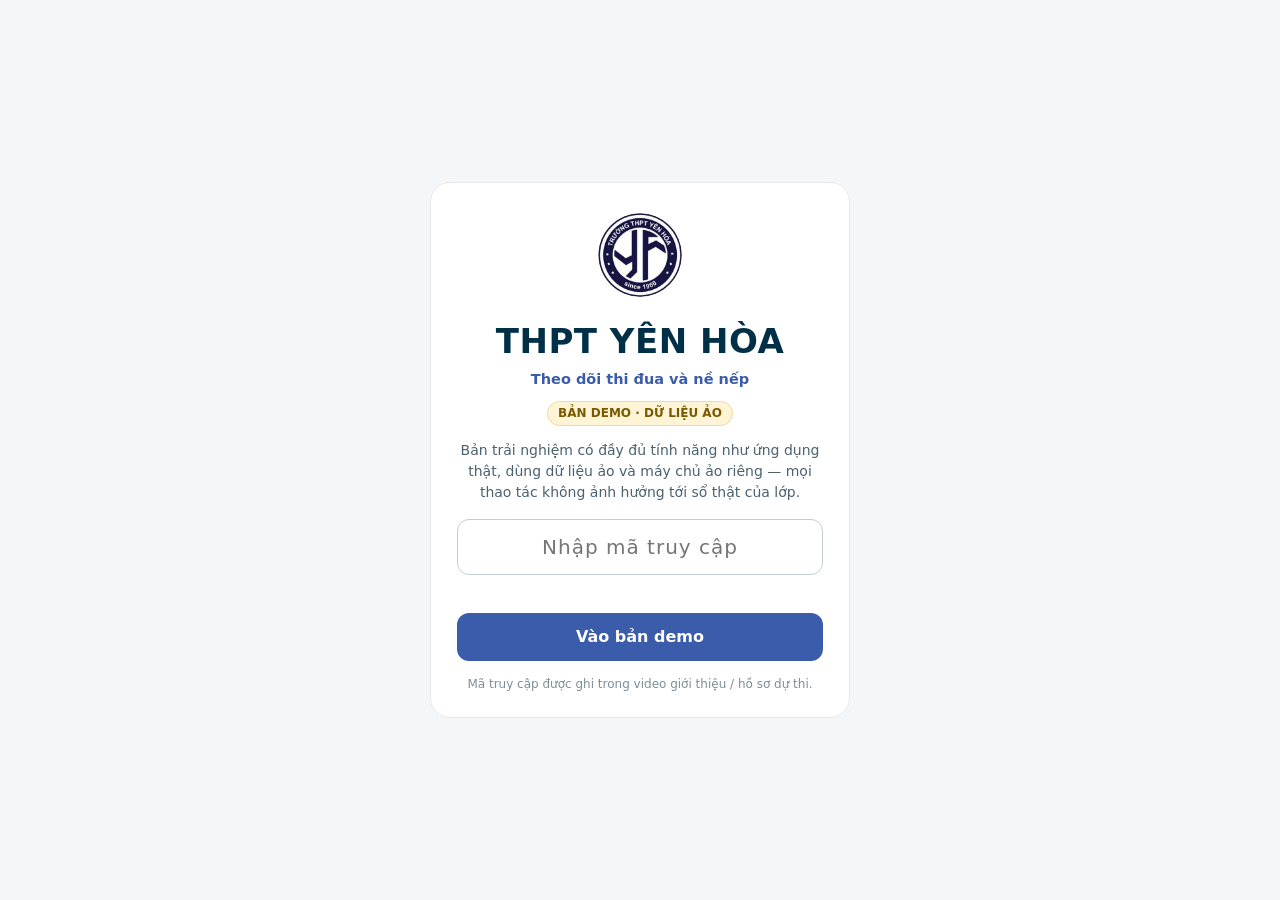
<file: demo.html>
<!DOCTYPE html>
<html lang="vi">
<head>
<meta charset="utf-8">
<!-- WEB DEMO (tự sinh bởi tools/demo/build.js — KHÔNG sửa tay) -->
<meta name="robots" content="noindex">
<script src="demo/htdemo.js"></script>
<script src="demo/server.js"></script>
<meta name="viewport" content="width=device-width, initial-scale=1, viewport-fit=cover">
<link rel="icon" type="image/png" href="img/favicon.png">
<link rel="apple-touch-icon" href="img/logo-180.png">
<meta name="theme-color" content="#0E7C86">
<title>Demo · Theo dõi thi đua và nề nếp</title>
<link rel="preconnect" href="https://script.google.com" crossorigin>
<link rel="preconnect" href="https://script.googleusercontent.com" crossorigin>
<link rel="preconnect" href="https://fonts.googleapis.com">
<link rel="preconnect" href="https://fonts.gstatic.com" crossorigin>
<link href="https://fonts.googleapis.com/css2?family=Be+Vietnam+Pro:wght@400;500;600;700;800&display=swap" rel="stylesheet" media="print" onload="this.media='all'">
<style>
/* ═══════════════ TOKENS ═══════════════ */
:root{
  --teal:#0E7C86; --teal-d:#0A5C64; --teal-l:#6FBEC5; --teal-xl:#A8DBDF;
  --ink:#1B333A; --sub:#5C7A83; --mute:#8AA6AD;
  --bg:#F2F7F8; --card:#FFFFFF; --line:#DEEAEC; --line2:#EDF4F5;
  --pale:#E6F3F4; --paler:#F5FAFB;
  --ok:#1E8449;   --ok-bg:#E5F5EB;
  --warn:#B9761C; --warn-bg:#FDF2E1;
  --dang:#C0392B; --dang-bg:#FCEDEA;
  --info:#1F618D; --info-bg:#E7F0F8;
  --r-xl:20px; --r-lg:15px; --r-md:11px; --r-sm:8px;
  --sh-1:0 1px 2px rgba(27,51,58,.05),0 2px 8px rgba(14,124,134,.06);
  --sh-2:0 4px 18px rgba(14,124,134,.14);
  --sh-3:0 12px 44px rgba(27,51,58,.20);
  --hdr:56px; --nav:62px; --rail:236px;
  --safe:env(safe-area-inset-bottom,0px);
  --font:Aptos,'Aptos Display','Be Vietnam Pro','Segoe UI',Calibri,system-ui,-apple-system,'Roboto',sans-serif;
  /* bí danh giữ tương thích với tên biến đời trước */
  --red:#C0392B; --green:#1E8449; --paper:#FFFFFF; --rule:#DEEAEC; --rule2:#EDF4F5;
  --muted:#5C7A83; --faint:#8AA6AD; --teal-ink:#0A5C64; --teal-soft:#E6F3F4;
  --red-soft:#FCEDEA; --green-soft:#E5F5EB; --amber-soft:#FDF2E1; --blue-soft:#E7F0F8;
  --blue:#1F618D; --shadow:0 12px 44px rgba(27,51,58,.20); --nav-h:62px; --bg2:#E6F3F4;
}
*,*::before,*::after{box-sizing:border-box;margin:0;padding:0;-webkit-tap-highlight-color:transparent}
html,body{height:100%}
body{font-family:var(--font);background:var(--bg);color:var(--ink);font-size:15px;line-height:1.5;
     -webkit-font-smoothing:antialiased;overflow:hidden}
button,input,select,textarea{font-family:inherit;font-size:inherit;color:inherit}
button{border:0;background:none;cursor:pointer}
svg{display:block}
.hide{display:none !important}
.num{font-variant-numeric:tabular-nums;letter-spacing:-.01em}
::-webkit-scrollbar{width:9px;height:9px}
::-webkit-scrollbar-thumb{background:#C6DCDF;border-radius:9px}
::-webkit-scrollbar-track{background:transparent}
.r0,.c0t{color:var(--ok)} .r1{color:var(--info)} .r2{color:var(--warn)} .r3{color:var(--dang)}
.b0{background:var(--ok)} .b1{background:var(--info)} .b2{background:var(--warn)} .b3{background:var(--dang)}
.zero{color:var(--mute)}

/* ═══════════════ LOADER ═══════════════ */
#loader{position:fixed;inset:0;background:linear-gradient(160deg,#E6F3F4,#F7FBFC 62%,#FFFDF3);
  display:flex;flex-direction:column;align-items:center;justify-content:center;gap:15px;z-index:900}
#loader .mark{width:62px;height:62px;border-radius:19px;background:linear-gradient(135deg,var(--teal),#3FA7B0);
  color:#fff;display:grid;place-items:center;font-weight:800;font-size:20px;box-shadow:var(--sh-2);letter-spacing:-.02em}
#loader .ldtxt{color:var(--sub);font-size:13px;font-weight:500}
.spin{width:26px;height:26px;border:3px solid var(--teal-xl);border-top-color:var(--teal);
  border-radius:50%;animation:sp .8s linear infinite;flex:none}
.spin.sm{width:15px;height:15px;border-width:2px;border-color:rgba(255,255,255,.35);border-top-color:#fff;display:inline-block}
@keyframes sp{to{transform:rotate(360deg)}}

/* ═══════════════ ĐĂNG NHẬP ═══════════════ */
#login{position:fixed;inset:0;z-index:880;overflow:auto;padding:30px 18px 40px;
  background:linear-gradient(165deg,#E6F3F4 0%,#F7FBFC 55%,#FFFDF2 100%)}
.lgwrap{max-width:430px;margin:0 auto;padding-top:6vh}
.mark{font-size:13.5px;letter-spacing:.02em;color:var(--sub);font-weight:600}
.classname{font-size:64px;font-weight:800;letter-spacing:-.04em;line-height:.94;color:var(--teal-d);margin:8px 0 4px}
.subline{font-size:14.5px;color:var(--sub);margin-bottom:30px}
.lghead{display:flex;align-items:center;gap:14px} .lghead .lgtx{flex:1;min-width:0}
.lglogo{width:96px;height:96px;flex:none;border-radius:50%;background:#fff;box-shadow:0 4px 16px rgba(20,40,80,.14)}
@media (max-width:380px){ .lglogo{width:76px;height:76px} }
.subline b{color:var(--ink);font-weight:700}
.fld{margin-bottom:13px}
.fld label{display:block;font-size:11.5px;font-weight:700;color:var(--sub);margin-bottom:6px;letter-spacing:.3px}
.inp{width:100%;height:44px;border:1.5px solid var(--line);border-radius:var(--r-md);padding:0 13px;
  background:var(--paler);transition:.15s;font-size:15px;outline:none}
.inp:focus{border-color:var(--teal);background:#fff;box-shadow:0 0 0 3px rgba(14,124,134,.13)}
.inp.s{height:39px;font-size:14px;border-radius:10px}
textarea.inp{height:auto;min-height:88px;padding:10px 13px;resize:vertical;line-height:1.55}
select.inp{appearance:none;cursor:pointer;padding-right:32px;
  background-image:url("data:image/svg+xml;utf8,<svg xmlns='http://www.w3.org/2000/svg' viewBox='0 0 24 24' fill='%235C7A83'><path d='M7 10l5 5 5-5z'/></svg>");
  background-repeat:no-repeat;background-position:right 8px center;background-size:18px}
.btn{width:100%;height:46px;border-radius:var(--r-md);background:linear-gradient(100deg,var(--teal),#159AA4);
  color:#fff;font-weight:700;font-size:15px;display:inline-flex;align-items:center;justify-content:center;gap:8px;
  transition:.15s;box-shadow:0 2px 10px rgba(14,124,134,.26)}
.btn:hover{background:linear-gradient(100deg,var(--teal-d),#0F818B)}
.btn:active{transform:scale(.985)}
.btn.ghost{background:var(--card);color:var(--teal-d);border:1.5px solid var(--line);box-shadow:none}
.btn.ghost:hover{background:var(--pale);border-color:var(--teal-l)}
.btn.danger{background:var(--dang-bg);color:#9E2F23;border:1.5px solid #F2C9C3;box-shadow:none}
.btn.danger:hover{background:#F8DDD8}
.btn.sm{width:auto;height:36px;padding:0 14px;font-size:13.5px;border-radius:10px}
.btn:disabled{opacity:.55;cursor:default}
.err{color:var(--dang);font-size:13.5px;margin-top:12px;min-height:20px;font-weight:600}
.hint{font-size:12.5px;color:var(--mute);margin-top:20px;line-height:1.6}

.lglab{font-size:11.5px;font-weight:800;color:var(--sub);text-transform:uppercase;
  letter-spacing:.7px;margin:0 2px 11px}
.picgrid{display:grid;grid-template-columns:repeat(auto-fill,minmax(160px,1fr));gap:10px}
.piccard{background:var(--card);border:1.5px solid var(--line);border-radius:var(--r-lg);padding:13px 12px;
  display:flex;align-items:center;gap:11px;text-align:left;transition:.16s;box-shadow:var(--sh-1)}
.piccard:hover{border-color:var(--teal-l);transform:translateY(-2px);box-shadow:var(--sh-2)}
.piccard .av{width:38px;height:38px;border-radius:12px;background:var(--pale);color:var(--teal-d);
  display:grid;place-items:center;font-weight:800;font-size:13px;flex:none}
.piccard.gv .av{background:linear-gradient(135deg,var(--teal),#3FA7B0);color:#fff}
.piccard b{display:block;font-size:14px;font-weight:700;color:var(--ink);line-height:1.3}
.piccard span{display:block;font-size:11px;color:var(--mute);margin-top:1px;font-weight:600}
.lgback{font-size:13px;font-weight:700;color:var(--teal-d);padding:7px 0;margin-bottom:6px}
.whocard{display:flex;align-items:center;gap:12px;background:var(--card);border:1.5px solid var(--line);
  border-radius:var(--r-lg);padding:13px 14px;margin-bottom:16px;box-shadow:var(--sh-1)}
.whocard .av{width:44px;height:44px;border-radius:13px;flex:none;display:grid;place-items:center;
  font-weight:800;font-size:15px;background:linear-gradient(135deg,var(--teal),#3FA7B0);color:#fff}
.whocard b{display:block;font-size:15.5px;font-weight:800}
.whocard span{font-size:12px;color:var(--sub);font-weight:600}

.iconbtn{width:33px;height:33px;border-radius:11px;background:rgba(255,255,255,.2);color:#fff;
  display:flex;align-items:center;justify-content:center;flex:0 0 auto;transition:.15s}
.iconbtn:hover{background:rgba(255,255,255,.34)}
.iconbtn .ic{width:18px;height:18px;stroke-width:2}

.ev .x{width:19px;height:19px;border-radius:6px;display:inline-flex;align-items:center;justify-content:center;
  background:var(--line2);color:var(--dang);font-size:11px;font-weight:800}
.ev .x:hover{background:var(--dang-bg)}
.tag .x{margin-left:1px;width:15px;height:15px;border-radius:5px;display:inline-flex;
  align-items:center;justify-content:center;background:rgba(0,0,0,.09);font-size:11px;line-height:1;font-weight:800}
.tag .x:hover{background:rgba(0,0,0,.2)}

.toplist{display:flex;flex-direction:column}
.toprow{display:flex;align-items:center;gap:11px;padding:10px 15px;border-bottom:1px solid var(--line2)}
.toprow:last-child{border-bottom:0}
.toprow .rk{width:26px;height:26px;border-radius:9px;flex:none;display:grid;place-items:center;
  font-size:12px;font-weight:800;background:var(--paler);color:var(--sub)}
.toprow.p1 .rk{background:linear-gradient(135deg,#F0C24B,#E3A21B);color:#fff}
.toprow.p2 .rk{background:linear-gradient(135deg,#C9D6DA,#A9BCC2);color:#fff}
.toprow.p3 .rk{background:linear-gradient(135deg,#E0AE86,#C98A5A);color:#fff}
.toprow .bd{flex:1;min-width:0}
.toprow .bd b{display:block;font-size:14.5px;font-weight:700;white-space:nowrap;overflow:hidden;text-overflow:ellipsis}
.toprow .bd .mt{font-size:11.5px;color:var(--mute);font-weight:600;margin-top:1px}
.toprow .bd .bar{height:5px;border-radius:99px;background:var(--line2);margin-top:6px;overflow:hidden}
.toprow .bd .bar i{display:block;height:100%;border-radius:99px}
.toprow .vl{flex:none;text-align:right;min-width:52px}
.toprow .vl b{display:block;font-size:18px;font-weight:800;font-variant-numeric:tabular-nums;line-height:1.1}
.toprow .vl span{font-size:10.5px;color:var(--mute);font-weight:700}
.segbar{display:flex;gap:6px;padding:0 12px 12px}
.segbar button{flex:1;height:36px;border-radius:10px;background:var(--card);border:1.5px solid var(--line);
  font-size:13.5px;font-weight:700;color:var(--sub);transition:.14s}
.segbar button.on{background:var(--teal);border-color:var(--teal);color:#fff}

.helpbar{display:flex;align-items:center;gap:9px;margin:0 12px 11px;padding:9px 12px;border-radius:var(--r-md);
  background:var(--pale);color:var(--teal-d);font-size:12.5px;font-weight:700;width:calc(100% - 24px);text-align:left}
.helpbar:hover{background:var(--teal-xl)}
.helpbar .qi{width:19px;height:19px;flex:none;border-radius:50%;background:var(--teal);color:#fff;
  display:grid;place-items:center;font-size:12px;font-weight:800}
.helpbar .t{flex:1;min-width:0}
.helpbar .go{font-size:15px;opacity:.6}

.guideimg{margin:14px 16px;border:1px solid var(--line);border-radius:var(--r-md);overflow:hidden;
  background:var(--card);box-shadow:var(--sh-1)}
.guideimg img{display:block;width:100%;height:auto}
.guideimg .cap{display:flex;align-items:center;gap:8px;padding:9px 12px;border-top:1px solid var(--line2);
  font-size:12px;color:var(--sub);font-weight:600}
.guideimg .cap a{margin-left:auto;color:var(--teal-d);font-weight:700}
.imgfail{padding:26px 18px;text-align:center;font-size:13.5px;color:var(--sub);line-height:1.6}
.imgfail a{color:var(--teal-d);font-weight:700}

details.acc{background:var(--card);border:1px solid var(--line);border-radius:var(--r-md);
  margin:0 16px 9px;overflow:hidden}
details.acc summary{list-style:none;cursor:pointer;padding:12px 14px;font-size:14.5px;font-weight:700;
  color:var(--teal-d);display:flex;align-items:center;gap:9px}
details.acc summary::-webkit-details-marker{display:none}
details.acc summary .ic{width:19px;height:19px;flex:none}
details.acc summary .ar{margin-left:auto;font-size:12px;color:var(--mute);transition:.15s}
details.acc[open] summary{border-bottom:1px solid var(--line2)}
details.acc[open] summary .ar{transform:rotate(90deg)}
details.acc ul{margin:0;padding:11px 16px 13px 30px;display:flex;flex-direction:column;gap:8px}
details.acc li{font-size:13.5px;line-height:1.6;color:var(--ink)}
details.acc li b{color:var(--teal-d);font-weight:700}

.lgtabs{display:flex;gap:6px;background:var(--card);border:1.5px solid var(--line);border-radius:var(--r-md);
  padding:4px;margin-bottom:18px;box-shadow:var(--sh-1)}
.lgtabs button{flex:1;height:38px;border-radius:9px;font-size:13.5px;font-weight:700;color:var(--sub);transition:.14s}
.lgtabs button.on{background:var(--teal);color:#fff}
.phbox{background:var(--card);border:1.5px solid var(--line);border-radius:var(--r-lg);padding:16px;
  box-shadow:var(--sh-1);margin-bottom:14px}
.phbox h3{font-size:15.5px;font-weight:800;color:var(--teal-d);margin-bottom:7px}
.phbox p{font-size:13.5px;color:var(--sub);line-height:1.65}
.phbox ul{margin:9px 0 0 17px;font-size:13px;color:var(--sub);line-height:1.75}

.micbtn{width:40px;height:40px;flex:none;border-radius:11px;border:1.5px solid var(--line);
  background:var(--card);color:var(--teal-d);display:flex;align-items:center;justify-content:center}
.micbtn.rec{background:var(--dang);border-color:var(--dang);color:#fff;animation:pulse 1s infinite}
.micbtn .ic{width:19px;height:19px}
.microw{display:flex;gap:8px;align-items:flex-start;margin-top:5px}
.microw textarea{flex:1}
.michint{font-size:11.5px;color:var(--mute);margin-top:6px;font-weight:600}

.hkcard{background:var(--card);border-bottom:1px solid var(--line2);padding:13px 14px}
.hkcard:last-child{border-bottom:0}
.hkhead{display:flex;align-items:center;gap:11px}
.hkhead .nm{flex:1;min-width:0}
.hkhead .nm b{display:block;font-size:15.5px;font-weight:700;white-space:nowrap;overflow:hidden;text-overflow:ellipsis}
.hkhead .nm span{font-size:11.5px;color:var(--sub);font-weight:600}
.hkhead .sc{flex:none;text-align:right}
.hkhead .sc .n{font-size:21px;font-weight:800;font-variant-numeric:tabular-nums;line-height:1.1;letter-spacing:-.03em}
.badge{display:inline-block;padding:2px 9px;border-radius:99px;font-size:11px;font-weight:800;margin-top:3px}
.badge.g0{background:var(--ok-bg);color:var(--ok)} .badge.g1{background:var(--info-bg);color:var(--info)}
.badge.g2{background:var(--warn-bg);color:var(--warn)} .badge.g3{background:var(--dang-bg);color:var(--dang)}
.mini{display:flex;gap:5px;margin-top:10px;flex-wrap:wrap}
.mini div{flex:1;min-width:56px;background:var(--paler);border-radius:9px;padding:6px 7px;text-align:center}
.mini div .k{font-size:10px;color:var(--mute);font-weight:700;letter-spacing:.02em}
.mini div .v{font-size:14.5px;font-weight:800;font-variant-numeric:tabular-nums;margin-top:1px}
.evlist{margin-top:10px;display:flex;flex-direction:column;gap:7px}
.ev{display:flex;gap:8px;align-items:flex-start}
.ev .pill{flex:none;min-width:34px;text-align:center;padding:2px 7px;border-radius:7px;
  font-size:11.5px;font-weight:800;font-variant-numeric:tabular-nums}
.ev .pill.m{background:var(--dang-bg);color:var(--dang)} .ev .pill.p{background:var(--ok-bg);color:var(--ok)}
.ev .tx{flex:1;min-width:0;font-size:12.5px;line-height:1.5}
.ev .tx b{font-weight:700}
.ev .tx .who{color:var(--mute);font-weight:600;font-size:11px;display:block;margin-top:1px}
.ev .tx .dg{display:block;margin-top:3px;font-size:12px;color:var(--ink);background:var(--paler);
  border-left:2.5px solid var(--teal-xl);border-radius:0 var(--r-sm) var(--r-sm) 0;padding:4px 8px}
.gvbox{margin-top:10px;padding:8px 10px;border-radius:var(--r-sm);background:var(--warn-bg);
  font-size:12.5px;line-height:1.55;color:#7A4E10}
.gvbox b{color:var(--warn);font-weight:800}
.viewtoggle{display:flex;gap:6px;padding:0 12px 11px}
.viewtoggle button{height:30px;padding:0 12px;border-radius:9px;border:1.5px solid var(--line);
  background:var(--card);font-size:12.5px;font-weight:700;color:var(--sub)}
.viewtoggle button.on{background:var(--pale);border-color:var(--teal-l);color:var(--teal-d)}

/* ═══════════════ SHELL ═══════════════ */
#app{display:none;height:100%;flex-direction:column;overflow:hidden}
#app.on{display:flex}
#rail{display:none}

#main{flex:1;display:flex;flex-direction:column;min-height:0}
#top{flex:none;z-index:30}
.topline{height:var(--hdr);display:flex;align-items:center;gap:11px;padding:0 15px;
  background:linear-gradient(103deg,var(--teal) 0%,#1AA0AB 100%);color:#fff;
  box-shadow:0 2px 12px rgba(14,124,134,.24)}
.topline h1{font-size:17.5px;font-weight:800;margin:0;flex:1;letter-spacing:-.02em}
.sync{display:flex;align-items:center;gap:6px;font-size:11px;color:rgba(255,255,255,.86);white-space:nowrap;font-weight:600}
.dot{width:7px;height:7px;border-radius:50%;background:#8BE8B4;flex:0 0 auto}
.dot.busy{background:#FFD97A;animation:pulse 1s infinite}
.dot.off{background:#FFA9A0}
@keyframes pulse{50%{opacity:.3}}
.ava{width:33px;height:33px;border-radius:11px;background:rgba(255,255,255,.2);color:#fff;
  font-size:12.5px;font-weight:800;display:flex;align-items:center;justify-content:center;flex:0 0 auto}
.periodbar{display:flex;gap:7px;padding:9px 15px;background:var(--card);border-bottom:1px solid var(--line);
  overflow-x:auto;scrollbar-width:none}
.periodbar::-webkit-scrollbar{display:none}
.chip{flex:0 0 auto;height:32px;padding:0 13px;border-radius:10px;border:1.5px solid var(--line);
  background:var(--paler);font-size:13.5px;font-weight:700;color:var(--sub);white-space:nowrap;
  display:inline-flex;align-items:center;gap:5px;transition:.14s}
.chip:hover{border-color:var(--teal-l)}
.chip.on{background:var(--teal);border-color:var(--teal);color:#fff}
.chip.tiny{height:29px;padding:0 11px;font-size:12.5px}
.chip.month{background:var(--pale);border-color:transparent;color:var(--teal-d)}

#scroll{flex:1;overflow-y:auto;-webkit-overflow-scrolling:touch;
  padding:12px 0 calc(var(--nav) + var(--safe) + 22px)}
.wrap{max-width:1240px;margin:0 auto}
.view{padding:0 0 18px}
.pad{padding:0 12px}

/* ═══════════════ CARD / SECTION ═══════════════ */
.sechead{display:flex;align-items:center;gap:9px;margin:18px 12px 9px}
.sechead h2{font-size:13px;font-weight:800;color:var(--teal-d);margin:0;letter-spacing:.01em;
  display:flex;align-items:center;gap:8px}
.sechead h2::before{content:'';width:4px;height:15px;border-radius:3px;background:var(--teal);flex:none}
.sechead .more{margin-left:auto;font-size:12.5px;color:var(--teal);font-weight:700;
  padding:5px 10px;border-radius:8px;background:var(--pale)}
.sechead .more:hover{background:var(--teal-xl)}
.view > .wrap > .sechead:first-child, .view > .sechead:first-child{margin-top:2px}

.register,.panelbox,.tablewrap,.kpis{background:var(--card);border:1px solid var(--line);
  border-radius:var(--r-lg);box-shadow:var(--sh-1);margin:0 12px;overflow:hidden}
.panelbox{padding:14px 15px}
.note{font-size:12.5px;color:var(--mute);line-height:1.6;padding:10px 15px}
.empty{padding:42px 26px;text-align:center;color:var(--sub);font-size:14px;line-height:1.6}
.empty b{display:block;color:var(--ink);font-size:15.5px;margin-bottom:5px;font-weight:700}

/* ═══════════════ SỔ KẺ DÒNG ═══════════════ */
.row{display:block;width:100%;text-align:left;padding:11px 14px;border-bottom:1px solid var(--line2);
  transition:background .12s}
.row:last-child{border-bottom:0}
.row:hover{background:var(--paler)}
.row.sel{background:var(--pale)}
.rowmain{display:flex;align-items:center;gap:11px;width:100%}
.row .idx{width:20px;font-size:11px;color:var(--mute);flex:0 0 20px;font-variant-numeric:tabular-nums;font-weight:600}
.row .nm{flex:1;min-width:0}
.row .nm b{display:block;font-weight:700;font-size:15px;white-space:nowrap;overflow:hidden;text-overflow:ellipsis}
.row .nm span{font-size:12px;color:var(--sub)}
.row .spark{flex:0 0 auto;opacity:.9}
.score{flex:0 0 auto;text-align:right;min-width:52px}
.score .n{font-size:19px;font-weight:800;font-variant-numeric:tabular-nums;letter-spacing:-.025em;display:block;line-height:1.12}
.score .l{font-size:10.5px;font-weight:800;display:block;letter-spacing:.01em}
.grouphead{padding:8px 14px;background:var(--paler);font-size:11px;font-weight:800;color:var(--sub);
  border-bottom:1px solid var(--line2);letter-spacing:.06em;text-transform:uppercase}
.check{flex:0 0 auto;width:22px;height:22px;border-radius:7px;border:1.7px solid var(--line);
  display:flex;align-items:center;justify-content:center;background:var(--card)}
.check.on{background:var(--teal);border-color:var(--teal)}
.check svg{width:13px;height:13px;stroke:#fff;stroke-width:3;fill:none;opacity:0}
.check.on svg{opacity:1}

.rowextra{margin:9px 0 1px 31px;display:flex;flex-direction:column;gap:6px}
.tagwrap{display:flex;flex-wrap:wrap;gap:5px}
.tag{display:inline-flex;align-items:center;gap:5px;padding:3px 9px;border-radius:8px;
  font-size:11.5px;font-weight:700;line-height:1.4;max-width:100%}
.tag b{font-weight:800;font-variant-numeric:tabular-nums}
.tag.minus{background:var(--dang-bg);color:var(--dang)}
.tag.plus{background:var(--ok-bg);color:var(--ok)}
.tag.more{background:var(--pale);color:var(--sub)}
.byline{font-size:11px;color:var(--mute);display:flex;flex-wrap:wrap;gap:3px 8px;font-weight:600}
.byline b{font-weight:700;color:var(--sub)}
.rownote{font-size:12px;color:var(--ink);background:var(--paler);border-left:2.5px solid var(--teal-xl);
  border-radius:0 var(--r-sm) var(--r-sm) 0;padding:5px 9px}
.rowremark{font-size:12px;color:#8C5A12;background:var(--warn-bg);border-radius:var(--r-sm);
  padding:6px 9px;line-height:1.5}
.rowremark b{color:var(--warn);font-weight:800}

.tools{padding:0 12px 10px;display:flex;gap:8px;align-items:center}
.tools .inp{flex:1}
.filters{display:flex;gap:7px;padding:0 12px 11px;overflow-x:auto;scrollbar-width:none}
.filters::-webkit-scrollbar{display:none}
.multistrip{display:flex;align-items:center;gap:8px;margin:0 12px 11px;padding:9px 10px 9px 13px;
  border-radius:var(--r-md);background:var(--pale);color:var(--teal-d);font-size:13px;font-weight:700}
.multistrip .t{flex:1;min-width:0}
.multistrip button{flex:0 0 auto;height:30px;padding:0 11px;border-radius:9px;background:var(--card);
  font-size:12.5px;font-weight:700;color:var(--teal-d);border:1px solid rgba(14,124,134,.2)}
.multistrip button:hover{background:var(--paler)}

/* ═══════════════ BẢNG ═══════════════ */
.tablewrap{overflow-x:auto}
table{border-collapse:collapse;width:max-content;min-width:100%;font-size:13.5px}
th,td{padding:9px 11px;border-bottom:1px solid var(--line2);white-space:nowrap;text-align:center}
th{background:var(--pale);color:var(--teal-d);font-weight:800;font-size:11.5px;position:sticky;top:0;z-index:2;
  letter-spacing:.03em}
td.name,th.name{position:sticky;left:0;background:var(--card);text-align:left;font-weight:700;z-index:1;
  min-width:154px;border-right:1px solid var(--line)}
th.name{background:var(--pale);z-index:3}
td.v{font-variant-numeric:tabular-nums;font-weight:800}
tr:hover td,tr:hover td.name{background:var(--paler)}
.c0{background:var(--ok-bg);color:var(--ok)}
.c1{background:var(--info-bg);color:var(--info)}
.c2{background:var(--warn-bg);color:var(--warn)}
.c3{background:var(--dang-bg);color:var(--dang)}

/* ═══════════════ THỐNG KÊ ═══════════════ */
.kpis{display:grid;grid-template-columns:repeat(2,1fr);gap:1px;background:var(--line)}
.kpi{background:var(--card);padding:13px 15px}
.kpi .n{font-size:26px;font-weight:800;letter-spacing:-.035em;line-height:1.06;font-variant-numeric:tabular-nums}
.kpi .l{font-size:11.5px;color:var(--sub);font-weight:700;margin-top:2px}
.kpi .sub{font-size:11px;color:var(--mute);margin-top:1px}
.legend{display:flex;flex-wrap:wrap;gap:11px;margin-top:11px}
.legend i{width:9px;height:9px;border-radius:3px;display:inline-block;margin-right:5px}
.legend span{font-size:12px;color:var(--sub);display:flex;align-items:center;font-weight:600}
.legend b{color:var(--ink);margin-left:4px;font-variant-numeric:tabular-nums;font-weight:800}
.distbar{display:flex;height:28px;border-radius:9px;overflow:hidden;background:var(--line2)}
.distbar div{height:100%;display:flex;align-items:center;justify-content:center;color:#fff;font-size:11.5px;font-weight:800}
.hbars{display:flex;flex-direction:column;gap:10px;margin-top:3px}
.hbar{display:grid;grid-template-columns:1fr auto;gap:4px}
.hbar .t{font-size:13px;font-weight:700;white-space:nowrap;overflow:hidden;text-overflow:ellipsis}
.hbar .v{font-size:13px;font-weight:800;font-variant-numeric:tabular-nums}
.hbar .track{grid-column:1/3;height:7px;border-radius:99px;background:var(--line2);overflow:hidden}
.hbar .fill{height:100%;border-radius:99px}

/* ═══════════════ LỊCH SỬ ═══════════════ */
.entry{display:flex;gap:11px;padding:11px 14px;border-bottom:1px solid var(--line2);align-items:flex-start}
.entry:last-child{border-bottom:0}
.entry .pt{flex:0 0 44px;text-align:right;font-weight:800;font-size:16px;font-variant-numeric:tabular-nums;padding-top:1px}
.entry .bd{flex:1;min-width:0}
.entry .bd b{font-weight:700;font-size:14.5px;display:block;line-height:1.35}
.entry .bd .meta{font-size:11.5px;color:var(--mute);margin-top:2px;font-weight:600}
.entry .bd .note{font-size:12px;color:var(--ink);background:var(--paler);border-radius:var(--r-sm);
  padding:5px 8px;margin-top:5px;display:inline-block}
.entry .act{flex:0 0 auto;display:flex;gap:5px}
.entry .act button{height:28px;padding:0 9px;border-radius:8px;background:var(--paler);border:1px solid var(--line);
  font-size:11.5px;font-weight:700;color:var(--sub)}
.entry .act button:hover{background:var(--pale);color:var(--teal-d)}
.remarkbox{margin:0 12px 11px;padding:12px 14px;background:var(--warn-bg);border-radius:var(--r-md);
  border:1px solid #F3E0BF}
.remarkbox .h{font-size:11px;font-weight:800;color:var(--warn);text-transform:uppercase;letter-spacing:.05em}
.remarkbox p{margin:5px 0 0;font-size:14px;line-height:1.6;color:#7A4E10}

/* ═══════════════ ĐIỀU HƯỚNG ═══════════════ */
#tabbar{position:fixed;left:0;right:0;bottom:0;z-index:120;display:flex;
  height:calc(var(--nav) + var(--safe));padding-bottom:var(--safe);
  background:rgba(255,255,255,.97);backdrop-filter:blur(12px);border-top:1px solid var(--line);
  box-shadow:0 -2px 16px rgba(27,51,58,.07)}
#tabbar button{flex:1;position:relative;display:flex;flex-direction:column;align-items:center;
  justify-content:center;gap:3px;font-size:10px;font-weight:700;color:var(--mute);padding-top:4px}
.ic{width:21px;height:21px;stroke:currentColor;fill:none;stroke-width:1.85;stroke-linecap:round;stroke-linejoin:round}
#tabbar button.on{color:var(--teal)}
#tabbar button.on::before{content:'';position:absolute;top:0;left:50%;transform:translateX(-50%);
  width:26px;height:3px;border-radius:0 0 3px 3px;background:var(--teal)}
#tabbar button.on .ic{stroke-width:2.2}

/* ═══════════════ PANEL / DRAWER ═══════════════ */
.scrim{position:fixed;inset:0;background:rgba(16,40,46,.44);backdrop-filter:blur(3px);z-index:150;
  opacity:0;pointer-events:none;transition:opacity .2s}
.scrim.on{opacity:1;pointer-events:auto}
#panel{position:fixed;left:0;right:0;bottom:0;z-index:160;background:var(--bg);
  border-radius:var(--r-xl) var(--r-xl) 0 0;box-shadow:var(--sh-3);max-height:91dvh;
  display:flex;flex-direction:column;transform:translateY(102%);
  transition:transform .26s cubic-bezier(.32,.72,0,1)}
#panel.on{transform:translateY(0)}
@media (prefers-reduced-motion:reduce){#panel,.scrim,#bulkbar,#toast{transition:none}}
.grab{width:38px;height:4px;border-radius:99px;background:rgba(255,255,255,.5);margin:8px auto 0;flex:0 0 auto}
#panel .ptop{flex:none;position:relative;padding:12px 16px 14px;color:#fff;
  background:linear-gradient(118deg,var(--teal-d),var(--teal) 58%,#22A7B1);
  border-radius:var(--r-xl) var(--r-xl) 0 0}
#panel .ptop .tt{padding-right:38px}
#panel .ptop h2{margin:0;font-size:18px;font-weight:800;letter-spacing:-.02em;line-height:1.28}
#panel .ptop p{margin:3px 0 0;font-size:12px;color:rgba(255,255,255,.86);line-height:1.5;font-weight:500}
#panel .pclose{position:absolute;top:10px;right:12px;width:32px;height:32px;border-radius:10px;
  background:rgba(255,255,255,.18);color:#fff;display:flex;align-items:center;justify-content:center;transition:.15s}
#panel .pclose:hover{background:rgba(255,255,255,.32)}
#panel .pbody{overflow-y:auto;-webkit-overflow-scrolling:touch;background:var(--bg);
  padding-bottom:calc(20px + var(--safe))}

.seg{display:flex;gap:7px;padding:13px 16px 8px}
.seg button{flex:1;height:38px;border-radius:10px;background:var(--card);border:1.5px solid var(--line);
  font-weight:700;font-size:14px;color:var(--sub);transition:.14s}
.seg button.on.minus{background:var(--dang-bg);border-color:#F0C6C0;color:var(--dang)}
.seg button.on.plus{background:var(--ok-bg);border-color:#BFE5CE;color:var(--ok)}
.item{display:flex;align-items:flex-start;gap:11px;padding:11px 16px;border-bottom:1px solid var(--line2);
  width:100%;text-align:left;background:var(--card)}
.item:hover{background:var(--paler)}
.item .t{flex:1;min-width:0}
.item .t b{display:block;font-weight:600;font-size:14.5px;line-height:1.35}
.item .t span{font-size:11.5px;color:var(--mute);font-weight:600}
.item .t .dg{display:block;font-size:12px;color:var(--sub);margin-top:3px;line-height:1.5;font-weight:400}
.item .p{flex:0 0 auto;font-weight:800;font-size:16px;font-variant-numeric:tabular-nums;padding-top:1px}
.pform{padding:14px 16px}
.pcard{background:var(--card);border:1px solid var(--line);border-radius:var(--r-md);
  margin:12px 16px;padding:13px 14px}
.grid2{display:grid;grid-template-columns:1fr 1fr;gap:10px}
.lbl{font-size:11.5px;font-weight:700;color:var(--sub);margin-bottom:5px;display:block;letter-spacing:.2px}
.rowbtns{display:flex;gap:8px;margin-top:13px}
.editline{display:flex;gap:7px;align-items:center;padding:8px 14px;border-bottom:1px solid var(--line2)}

/* ═══════════════ THANH NỔI ═══════════════ */
#bulkbar{position:fixed;left:12px;right:12px;bottom:calc(var(--nav) + var(--safe) + 14px);
  z-index:130;background:var(--ink);color:#fff;border-radius:var(--r-md);padding:10px 12px;
  display:flex;align-items:center;gap:10px;box-shadow:var(--sh-3);
  opacity:0;visibility:hidden;pointer-events:none;transform:translateY(14px);
  transition:opacity .16s,transform .16s,visibility .16s}
#bulkbar.on{opacity:1;visibility:visible;pointer-events:auto;transform:translateY(0)}
#bulkbar .c{flex:1;font-size:14px;font-weight:700}
#bulkbar .x{flex:0 0 auto;width:30px;height:30px;border-radius:9px;background:rgba(255,255,255,.16);
  color:#fff;display:flex;align-items:center;justify-content:center}
#bulkbar .go{height:34px;padding:0 14px;border-radius:9px;background:#fff;color:var(--ink);font-size:13.5px;font-weight:800}

#toast{position:fixed;left:14px;right:14px;bottom:calc(var(--nav) + var(--safe) + 16px);z-index:200;
  background:var(--ink);color:#fff;border-radius:var(--r-md);padding:12px 14px;display:flex;
  align-items:center;gap:11px;box-shadow:var(--sh-3);font-size:14px;font-weight:600;
  opacity:0;visibility:hidden;pointer-events:none;transform:translateY(14px);
  transition:opacity .16s,transform .16s,visibility .16s}
#toast.on{opacity:1;visibility:visible;pointer-events:auto;transform:translateY(0)}
#toast .msg{flex:1}
#toast .undo{font-weight:800;color:#7EDCE2;padding:4px 6px}

/* ═══════════════ SKELETON ═══════════════ */
@keyframes shim{0%{background-position:-420px 0}100%{background-position:420px 0}}
.sk{background:linear-gradient(90deg,#E9F1F2 0%,#F7FBFB 45%,#E9F1F2 90%);background-size:420px 100%;
  animation:shim 1.15s linear infinite;border-radius:7px;height:13px}
.sk.t{height:18px}.sk.b{height:26px}
.sk-row{display:flex;align-items:center;gap:12px;padding:13px 14px;border-bottom:1px solid var(--line2)}
.sk-av{width:34px;height:34px;border-radius:11px;flex:none;
  background:linear-gradient(90deg,#E9F1F2,#F7FBFB,#E9F1F2);background-size:420px 100%;animation:shim 1.15s linear infinite}

/* ═══════════════ DESKTOP ═══════════════ */
@media (min-width:1024px){
  body{font-size:14.5px}
  #app{flex-direction:row}
  #rail{display:flex;flex-direction:column;width:var(--rail);flex:none;background:var(--card);
    border-right:1px solid var(--line);padding:20px 0 14px}
  #rail .brand{padding:0 18px 18px;display:flex;align-items:center;gap:11px}
  #rail .brand .bm{width:42px;height:42px;border-radius:13px;flex:none;color:#fff;font-weight:800;font-size:14px;
    background:linear-gradient(135deg,var(--teal),#3FA7B0);display:grid;place-items:center;box-shadow:var(--sh-2)}
  #rail .brand .k{font-size:17px;font-weight:800;letter-spacing:-.03em;color:var(--teal-d);line-height:1.1}
  #rail .brand .k{font-size:15px;white-space:nowrap}
  #rail .brand .s{font-size:11px;color:var(--mute);margin-top:1px;font-weight:600}
  #rail nav{display:flex;flex-direction:column;gap:2px;padding:0 11px}
  #rail nav button{display:flex;align-items:center;gap:11px;height:42px;padding:0 12px;border-radius:10px;
    font-size:14px;font-weight:700;color:var(--sub);text-align:left}
  #rail nav button:hover{background:var(--paler);color:var(--teal-d)}
  #rail nav button.on{background:var(--pale);color:var(--teal-d)}
  #rail .foot{margin-top:auto;padding:14px 15px 0;border-top:1px solid var(--line);display:flex;align-items:center;gap:10px}
  #rail .foot .ava{background:var(--pale);color:var(--teal-d)}
  #rail .foot .who{flex:1;min-width:0}
  #rail .foot .who b{display:block;font-size:13px;font-weight:700;white-space:nowrap;overflow:hidden;text-overflow:ellipsis}
  #rail .foot .who span{font-size:11px;color:var(--mute);font-weight:600}
  #tabbar{display:none}
  .topline{height:60px;padding:0 26px}
  .topline h1{font-size:20px}
  .periodbar{padding:10px 26px}
  #scroll{padding:16px 0 30px}
  .pad,.tools,.filters,.sechead{padding-left:26px;padding-right:26px}
  .sechead{margin-left:0;margin-right:0}
  .register,.panelbox,.tablewrap,.kpis,.multistrip,.remarkbox{margin-left:26px;margin-right:26px}
  .segbar,.viewtoggle{padding-left:26px;padding-right:26px}
  .hkcard{padding-left:20px;padding-right:20px}
  .toprow{padding-left:20px;padding-right:20px}
  .row,.entry,.grouphead,.editline{padding-left:20px;padding-right:20px}
  .kpi{padding:15px 18px}
  .kpis{grid-template-columns:repeat(4,1fr)}
  #toast{left:auto;right:26px;bottom:26px;max-width:420px}
  #bulkbar{left:calc(var(--rail) + 26px);right:26px;bottom:26px}
  #panel{left:auto;right:0;top:0;bottom:0;width:452px;max-height:none;border-radius:0;
    transform:translateX(103%);border-left:1px solid var(--line)}
  #panel.on{transform:translateX(0)}
  #panel .ptop{border-radius:0;padding-top:20px}
  .grab{display:none}
  .lgwrap{padding-top:10vh}
}
@media (min-width:1500px){ .wrap{max-width:1400px} }

/* ═══════════════ BẢN IN ═══════════════ */
#printArea{display:none}
@media print{
  body{background:#fff;overflow:visible}
  #login,#app,#panel,.scrim,#toast,#bulkbar,#tabbar,#rail,#loader{display:none !important}
  #printArea{display:block;padding:0;font-size:11pt}
  #printArea h1{font-size:17pt;margin:0 0 2pt;color:#0A5C64}
  #printArea .sub{font-size:9.5pt;color:#555;margin-bottom:12pt}
  #printArea table{width:100%;font-size:9.5pt;border-collapse:collapse}
  #printArea th{background:#E6F3F4 !important;-webkit-print-color-adjust:exact;print-color-adjust:exact;
    text-align:left;padding:5pt 6pt;border-bottom:1px solid #bbb;font-size:8.5pt}
  #printArea td{padding:4pt 6pt;border-bottom:1px solid #e3e3e3}
  #printArea .rm{margin:8pt 0;padding:7pt 9pt;background:#FDF2E1 !important;-webkit-print-color-adjust:exact;
    print-color-adjust:exact;border-radius:4pt;font-size:9.5pt}
}
</style>
</head>
<body>

<div id="loader">
  <div class="mark">11D3</div>
  <div class="spin"></div>
  <div class="ldtxt">Đang mở sổ theo dõi…</div>
</div>

<!-- ═══════════════════ ĐĂNG NHẬP ═══════════════════ -->
<section id="login" class="hide">
 <div class="lgwrap">
  <div class="mark">Sổ theo dõi học sinh · Học tập · Rèn luyện · Nề nếp</div>
  <div class="classname">11D3</div>
  <div class="subline">THPT Yên Hòa · Năm học <b>2026 – 2027</b></div>

  <div class="lgtabs" id="lgTabs">
    <button data-lt="canbo" class="on">Cán bộ lớp</button>
    <button data-lt="gvcn">GVCN</button>
    <button data-lt="ph">Phụ huynh</button>
  </div>

  <div id="lgStep1">
    <div class="lglab" id="lgLab">Bạn là ai?</div>
    <div class="picgrid" id="picGrid">
      <div class="piccard"><span class="av"></span><span><b>Đang tải…</b></span></div>
    </div>
  </div>

  <div id="lgPH" class="hide">
    <div class="phbox">
      <h3>Chế độ phụ huynh — chỉ xem</h3>
      <p>Vào thẳng, không cần mật khẩu. Bạn xem được đầy đủ tình hình rèn luyện, nề nếp của cả lớp:</p>
      <ul>
        <li>Điểm từng tuần; xếp loại theo tháng, học kỳ</li>
        <li>Từng lỗi bị trừ, ai ghi nhận, ngày nào, kèm diễn giải</li>
        <li>Các thành tích được cộng điểm</li>
        <li>Nhận xét của giáo viên chủ nhiệm</li>
      </ul>
      <p style="margin-top:10px;color:var(--dang);font-weight:600">Không sửa, thêm hay xoá được bất kỳ dữ liệu nào.</p>
    </div>
    <button class="btn" id="lgPHBtn">Vào xem</button>
  </div>

  <div id="lgStep2" class="hide">
    <button class="lgback" id="lgBack">← Chọn người khác</button>
    <div class="whocard" id="whoCard"></div>
    <div class="fld hide" id="lgEmailFld">
      <label for="lgEmail">Email</label>
      <input id="lgEmail" class="inp" type="email" inputmode="email" autocomplete="username" placeholder="ten@gmail.com">
    </div>
    <div class="fld">
      <label for="lgPin">Mật khẩu</label>
      <input id="lgPin" class="inp" type="password" autocomplete="current-password" placeholder="Nhập mật khẩu">
    </div>
    <button class="btn" id="lgBtn">Vào sổ</button>
  </div>

  <div class="err" id="lgErr"></div>
  <div class="hint">Cán bộ lớp ghi nề nếp cả lớp, GVCN có toàn quyền.</div>
 </div>
</section>

<!-- ═══════════════════ ỨNG DỤNG ═══════════════════ -->
<div id="app">

  <aside id="rail">
    <div class="brand"><div class="bm">11D3</div>
      <div><div class="k">Sổ theo dõi học sinh</div><div class="s">THPT Yên Hòa</div></div></div>
    <nav id="railNav"></nav>
    <div class="foot">
      <div class="ava" id="rlAva">—</div>
      <div class="who"><b id="rlName">—</b><span id="rlRole">—</span></div>
    </div>
  </aside>

  <div id="main">
    <header id="top">
      <div class="topline">
        <h1 id="hTitle">Ghi điểm</h1>
        <div class="sync"><span class="dot" id="syncDot"></span><span id="syncTxt">—</span></div>
        <button class="iconbtn" id="hHelp" title="Hướng dẫn sử dụng">
          <svg class="ic" viewBox="0 0 24 24"><circle cx="12" cy="12" r="9"/>
            <path d="M9.2 9.3a2.9 2.9 0 0 1 5.6 1c0 1.9-2.8 2.4-2.8 4"/><path d="M12 17.4h.01"/></svg></button>
        <button class="iconbtn hide" id="hSheet" title="Mở Google Sheet gốc">
          <svg class="ic" viewBox="0 0 24 24"><rect x="3" y="3" width="18" height="18" rx="2"/>
            <path d="M3 9h18M9 9v12"/></svg></button>
        <button class="ava" id="hAva" title="Tài khoản">—</button>
      </div>
      <div class="periodbar" id="periodBar"></div>
    </header>

    <main id="scroll"><div class="wrap">
      <button class="helpbar" id="helpBar">
        <span class="qi">?</span><span class="t" id="helpTxt">Hướng dẫn</span><span class="go">›</span>
      </button>
      <section class="view" id="vGhi">
        <div class="tools">
          <input id="q" class="inp s" type="search" placeholder="Tìm tên học sinh…">
          <button class="btn ghost sm" id="multiBtn">Chọn nhiều</button>
        </div>
        <div class="filters" id="toFilter"></div>
        <div class="multistrip hide" id="multiStrip">
          <span class="t" id="msTxt">Chạm vào học sinh để chọn</span>
          <button id="msAll">Chọn tất cả</button>
          <button id="msDone">Xong</button>
        </div>
        <div class="register" id="listGhi"></div>
      </section>

      <section class="view hide" id="vBang"></section>

      <section class="view hide" id="vTK"></section>

      <section class="view hide" id="vLS"></section>

      <section class="view hide" id="vCai"></section>
    </div></main>
  </div>

  <nav id="tabbar"></nav>
</div>

<div id="bulkbar">
  <button class="x" id="bulkCancel" aria-label="Bỏ chọn">
    <svg class="ic" viewBox="0 0 24 24"><path d="M18 6 6 18M6 6l12 12"/></svg></button>
  <span class="c" id="bulkCount">Đã chọn 0</span>
  <button class="go" id="bulkGo">Ghi điểm</button>
</div>

<div class="scrim" id="scrim"></div>

<aside id="panel">
  <div class="grab"></div>
  <div class="ptop">
    <div class="tt"><h2 id="pTitle">—</h2><p id="pSub">—</p></div>
    <button class="pclose" id="pClose" aria-label="Đóng">
      <svg class="ic" viewBox="0 0 24 24"><path d="M18 6 6 18M6 6l12 12"/></svg></button>
  </div>
  <div class="pbody" id="pBody"></div>
</aside>

<div id="toast"><span class="msg" id="toastMsg"></span><button class="undo hide" id="toastUndo">Hoàn tác</button></div>
<div id="printArea"></div>

<script>
'use strict';
/* ═══════════════ BACKEND (đã cố định) ═══════════════ */
const GAS_URL = 'https://script.google.com/macros/s/AKfycbz1x-UG4_Rk3M3_APc-hJ0VHns2GfvPtR6T_F8nl4KlEHnNsiYGMbY0Vc4moiIRy8gO/exec';

/* chỉ số cột của một bản ghi (mảng gọn từ backend) */
const E_ID=0, E_LUC=1, E_THANG=2, E_TUAN=3, E_MA=4, E_TO=5,
      E_LOAI=6, E_MUC=7, E_ND=8, E_DIEM=9, E_EM=10, E_TEN=11, E_GC=12;

const MONTHS_YEAR = [9,10,11,12,1,2,3,4,5];

/* ═══════════════ LƯU TRỮ AN TOÀN ═══════════════ */
const mem = {};
const store = {
  get(k){ try{ return localStorage.getItem(k); }catch(e){ return mem[k] ?? null; } },
  set(k,v){ try{ localStorage.setItem(k,v); }catch(e){ mem[k]=v; } },
  del(k){ try{ localStorage.removeItem(k); }catch(e){ delete mem[k]; } }
};

const S = {
  token: store.get('hk_token') || '',
  me:null, cfg:null, students:[], cong:[], tru:[], accounts:[], thongBao:null, sheetUrl:'',
  entries:[], remarks:[], loaded:new Set(), allLoaded:false,
  thang:null, tuan:1, view:'ghi', filterTo:'all', q:'',
  multi:false, sel:new Set(),
  ctxMa:null, ctxTab:'tru', panelKind:'', bulkNote:'',
  members:null, pick:null, tkKy:'thang', quyDinh:null,
  lgTab:'canbo', hkKy:'thang', hkHK:1, hkView:'the',
  lsFilter:{ tu:null, den:null, to:'all', hs:'all', loai:'all' },
  busy:false, lastSync:null, pollT:null
};

const $  = s => document.querySelector(s);
const $$ = s => Array.from(document.querySelectorAll(s));
const esc = s => String(s==null?'':s).replace(/[&<>"']/g, c => ({'&':'&amp;','<':'&lt;','>':'&gt;','"':'&quot;',"'":'&#39;'}[c]));
const nz  = n => (n>0?'+':'') + n;
const initials = n => String(n||'').trim().split(/\s+/).slice(-2).map(w=>w[0]||'').join('').toUpperCase();

/* ═══════════════ ICON ═══════════════ */
const ICON = {
  ghi:'<path d="M12 20h9"/><path d="M16.5 3.5a2.1 2.1 0 0 1 3 3L7 19l-4 1 1-4Z"/>',
  bang:'<rect x="3" y="3" width="18" height="18" rx="2"/><path d="M3 9h18M3 15h18M9 3v18"/>',
  tk:'<path d="M3 3v18h18"/><path d="M7 15l4-5 3 3 5-7"/>',
  ls:'<circle cx="12" cy="12" r="9"/><path d="M12 7v5l3 2"/>',
  cai:'<circle cx="12" cy="12" r="3"/><path d="M19.4 15a1.7 1.7 0 0 0 .3 1.9l.1.1a2 2 0 1 1-2.8 2.8l-.1-.1a1.7 1.7 0 0 0-2.9 1.2 2 2 0 1 1-4 0 1.7 1.7 0 0 0-2.9-1.2l-.1.1a2 2 0 1 1-2.8-2.8l.1-.1A1.7 1.7 0 0 0 3 15a2 2 0 1 1 0-4 1.7 1.7 0 0 0 1.5-2.6l-.1-.1a2 2 0 1 1 2.8-2.8l.1.1A1.7 1.7 0 0 0 10 4.6a2 2 0 1 1 4 0 1.7 1.7 0 0 0 2.9 1.2l.1-.1a2 2 0 1 1 2.8 2.8l-.1.1A1.7 1.7 0 0 0 21 11a2 2 0 1 1 0 4Z"/>',
  check:'<path d="m4 12 5 5L20 6"/>'
};
const NAV = [
  {v:'ghi',  t:'Theo dõi nề nếp',     s:'Nề nếp',    el:'#vGhi'},
  {v:'bang', t:'Kết quả rèn luyện',   s:'Rèn luyện', el:'#vBang'},
  {v:'tk',   t:'Thống kê',            s:'Thống kê',  el:'#vTK'},
  {v:'ls',   t:'Nhật ký theo dõi',    s:'Nhật ký',   el:'#vLS'},
  {v:'cai',  t:'Cài đặt',             s:'Cài đặt',   el:'#vCai'}
];
function navItems(){ return isKhach() ? NAV.filter(n=>n.v!=='ghi') : NAV; }

/* ═══════════════ GỌI API ═══════════════ */
async function api(action, payload){
  setBusy(true);
  try{
    const res = await fetch(GAS_URL, {
      method:'POST', redirect:'follow',
      headers:{'Content-Type':'text/plain;charset=utf-8'},
      body: JSON.stringify({action, token:S.token, payload:payload||{}})
    });
    const j = await res.json();
    if(!j.ok) throw new Error(j.error || 'Không rõ lỗi');
    S.lastSync = new Date();
    setSync('ok');
    return j;
  }catch(e){
    setSync('off');
    throw e;
  }finally{ setBusy(false); }
}

function setBusy(b){ S.busy=b; if(b) setSync('busy'); }
function setSync(state){
  const d=$('#syncDot'), t=$('#syncTxt');
  if(!d) return;
  d.className = 'dot' + (state==='busy'?' busy':state==='off'?' off':'');
  if(state==='busy'){ t.textContent='Đang đồng bộ…'; return; }
  if(state==='off'){ t.textContent='Mất kết nối'; return; }
  t.textContent = S.lastSync ? 'Cập nhật ' + S.lastSync.toLocaleTimeString('vi-VN',{hour:'2-digit',minute:'2-digit'}) : '—';
}

/* ═══════════════ TOAST ═══════════════ */
let toastT=null;
function toast(msg, undoFn){
  clearTimeout(toastT);
  $('#toastMsg').innerHTML = msg;
  const u=$('#toastUndo');
  u.classList.toggle('hide', !undoFn);
  u.onclick = undoFn ? ()=>{ hideToast(); undoFn(); } : null;
  $('#toast').classList.add('on');
  toastT = setTimeout(hideToast, undoFn ? 5500 : 2600);
}
function hideToast(){ $('#toast').classList.remove('on'); }
function err(e){ toast(esc(e && e.message ? e.message : String(e))); }

/* ═══════════════ ĐĂNG NHẬP ═══════════════ */
$('#lgPin').addEventListener('keydown', e=>{ if(e.key==='Enter') doLogin(); });
$('#lgBtn').addEventListener('click', doLogin);
$('#lgBack').addEventListener('click', ()=>{
  S.pick=null; $('#lgStep2').classList.add('hide'); $('#lgStep1').classList.remove('hide');
  $('#lgTabs').classList.remove('hide'); $('#lgErr').textContent='';
});

$$('#lgTabs [data-lt]').forEach(b=>b.onclick=()=>{
  S.lgTab=b.dataset.lt;
  $$('#lgTabs [data-lt]').forEach(x=>x.classList.toggle('on', x===b));
  S.pick=null; $('#lgErr').textContent='';
  $('#lgStep2').classList.add('hide');
  $('#lgPH').classList.toggle('hide', S.lgTab!=='ph');
  $('#lgStep1').classList.toggle('hide', S.lgTab==='ph');
  if(S.lgTab!=='ph') drawPicker();
});
$('#lgPHBtn').onclick=doLoginKhach;

async function doLoginKhach(){
  const btn=$('#lgPHBtn'), box=$('#lgErr');
  box.textContent=''; btn.innerHTML='<span class="spin sm"></span>'; btn.disabled=true;
  try{
    const r = await api('loginKhach');
    S.token=r.token; store.set('hk_token', S.token); store.del(CACHE_KEY);
    if(r.boot){
      applyBase(r.boot);
      if(r.boot.data){ S.entries=r.boot.data.entries||[]; S.remarks=r.boot.data.remarks||[];
                       S.loaded=new Set([S.thang]); }
      showApp(); renderAll(); saveCache(); startPoll();
    }else{ await boot(); }
  }catch(e){ box.textContent=e.message; }
  finally{ btn.textContent='Vào xem'; btn.disabled=false; }
}

async function loadRoster(){
  try{
    const r = await api('roster');
    S.members = r.members || [];
  }catch(e){ S.members = null; }
  drawPicker();
}

function drawPicker(){
  const g=$('#picGrid');
  if(!S.members){
    g.innerHTML='';
    $('#lgStep1').classList.add('hide');
    $('#lgStep2').classList.remove('hide');
    $('#lgEmailFld').classList.remove('hide');
    $('#whoCard').innerHTML='<span class="av">?</span><span><b>Đăng nhập bằng email</b>'
      +'<span>Không tải được danh sách thành viên</span></span>';
    return;
  }
  const nhom = S.lgTab==='gvcn' ? 'gvcn' : 'canbo';
  const list = S.members.filter(m=>(m.nhom || ((m.role==='GVCN'||m.role==='Quản trị')?'gvcn':'canbo'))===nhom);
  $('#lgLab').textContent = S.lgTab==='gvcn' ? 'Giáo viên chủ nhiệm & quản trị' : 'Lớp trưởng và tổ trưởng';
  if(!list.length){
    g.innerHTML='<div class="phbox"><p>Chưa có tài khoản nào trong nhóm này.</p></div>';
    return;
  }
  g.innerHTML = list.map(m=>{
    const gv = m.role==='GVCN'||m.role==='Quản trị';
    const phu = m.role==='Tổ trưởng' ? 'Tổ trưởng tổ '+m.to : m.role;
    return `<button class="piccard ${gv?'gv':''}" data-pick="${esc(m.id)}">
      <span class="av">${esc(initials(m.ten))}</span>
      <span><b>${esc(m.ten)}</b><span>${esc(phu)}</span></span></button>`;
  }).join('');
  $$('#picGrid [data-pick]').forEach(b=>b.onclick=()=>pickMember(b.dataset.pick));
}

function pickMember(id){
  const m=S.members.find(x=>x.id===id); if(!m) return;
  S.pick=m;
  const gv = m.role==='GVCN'||m.role==='Quản trị';
  $('#whoCard').innerHTML=`<span class="av">${esc(initials(m.ten))}</span>
    <span><b>${esc(m.ten)}</b><span>${esc(m.role==='Tổ trưởng'?'Tổ trưởng tổ '+m.to:m.role)}</span></span>`;
  $('#lgStep1').classList.add('hide');
  $('#lgTabs').classList.add('hide');
  $('#lgStep2').classList.remove('hide');
  $('#lgEmailFld').classList.add('hide');
  $('#lgErr').textContent='';
  $('#lgPin').value=''; setTimeout(()=>$('#lgPin').focus(), 60);
}

async function doLogin(){
  const btn=$('#lgBtn'), box=$('#lgErr');
  box.textContent=''; btn.innerHTML='<span class="spin sm"></span>'; btn.disabled=true;
  try{
    const body = S.pick ? {id:S.pick.id, pin:$('#lgPin').value}
                        : {email:($('#lgEmail')||{value:''}).value.trim(), pin:$('#lgPin').value};
    const r = await api('login', body);
    S.token=r.token; store.set('hk_token', S.token);
    store.del(CACHE_KEY);
    if(r.boot){
      applyBase(r.boot);
      if(r.boot.data){ S.entries=r.boot.data.entries||[]; S.remarks=r.boot.data.remarks||[];
                       S.loaded=new Set([S.thang]); }
      showApp(); renderAll(); saveCache(); startPoll();
    }else{
      await boot();
    }
  }catch(e){ box.textContent = e.message; }
  finally{ btn.textContent='Vào sổ'; btn.disabled=false; }
}

const CACHE_KEY='hk_cache_v3';

function saveCache(){
  try{
    store.set(CACHE_KEY, JSON.stringify({
      v:3, ts:Date.now(), me:S.me, cfg:S.cfg, students:S.students, cong:S.cong, tru:S.tru,
      accounts:S.accounts, thongBao:S.thongBao, sheetUrl:S.sheetUrl, quyDinh:S.quyDinh, thang:S.thang,
      entries:S.entries.filter(e=>e[E_THANG]===S.thang), remarks:S.remarks
    }));
  }catch(e){}
}
function loadCache(){
  try{ const c=JSON.parse(store.get(CACHE_KEY)||'null'); return (c && c.v===3 && c.cfg && c.me) ? c : null; }
  catch(e){ return null; }
}

/** Nạp phần dữ liệu tĩnh vào state (dùng chung cho cache và phản hồi từ server). */
function applyBase(b){
  S.me=b.me; S.cfg=b.cfg; S.cong=b.cong; S.tru=b.tru;
  S.students=(b.students||[]).slice().sort(sortStudents);
  S.accounts=b.accounts||[]; S.thongBao=b.thongBao||null; S.sheetUrl=b.sheetUrl||'';
  S.quyDinh=b.quyDinh||null;
  S.thang = b.thang || S.cfg.thang;
  if(S.tuan > S.cfg.soTuan) S.tuan = 1;
  S.filterTo = (S.me.role==='Tổ trưởng') ? String(S.me.to) : 'all';
  if(isKhach() && S.view==='ghi') S.view='bang';
}

function showApp(){
  $('#login').classList.add('hide');
  $('#loader').classList.add('hide');
  $('#app').classList.remove('hide');
  $('#app').classList.add('on');
  $('#rlName').textContent = S.me.name;
  $('#rlRole').textContent = S.me.role + (S.me.role==='Tổ trưởng' ? ' · tổ '+S.me.to : '');
  $('#rlAva').textContent = initials(S.me.name);
  $('#hAva').textContent = initials(S.me.name);
  $('#hHelp').onclick=()=>openGuide(S.view);
  const sb=$('#hSheet');
  sb.classList.toggle('hide', !(isAdmin() && S.sheetUrl));
  sb.onclick=()=>window.open(S.sheetUrl,'_blank','noopener');
  buildNav();
  syncView();
}

/** Đồng bộ tiêu đề, section đang hiện và nút nav với S.view. */
function syncView(){
  const item = NAV.find(n=>n.v===S.view) || NAV[0];
  S.view = item.v;
  NAV.forEach(n=>$(n.el).classList.toggle('hide', n.v!==S.view));
  $$('#railNav [data-v],#tabbar [data-v]').forEach(b=>b.classList.toggle('on', b.dataset.v===S.view));
  $('#hTitle').textContent = item.t;
  $('#periodBar').classList.toggle('hide', S.view==='cai' || S.view==='ls');
}

/** Vẽ app ngay từ cache, chưa cần chờ mạng. */
function bootFromCache(c){
  applyBase(c);
  S.entries = c.entries || []; S.remarks = c.remarks || [];
  S.loaded = new Set([S.thang]); S.allLoaded=false;
  showApp(); renderAll();
  S.lastSync = c.ts ? new Date(c.ts) : null; setSync('ok');
}

async function boot(silent){
  const b = await api('bootstrap');
  applyBase(b);
  if(b.data){
    S.entries = b.data.entries || []; S.remarks = b.data.remarks || [];
    S.loaded = new Set([S.thang]); S.allLoaded=false;
  }else{
    S.entries=[]; S.remarks=[]; S.loaded=new Set(); S.allLoaded=false;
    await loadMonths([S.thang]);
  }
  showApp(); renderAll(); saveCache();
  if(!silent) startPoll();
}

async function loadMonths(list, force){
  const need = list.filter(m => force || !S.loaded.has(m));
  if(!need.length) return;
  const r = await api('entries', {thangs:need});
  S.entries = S.entries.filter(e => need.indexOf(e[E_THANG])===-1).concat(r.entries);
  S.remarks = S.remarks.filter(x => need.indexOf(x.thang)===-1).concat(r.remarks||[]);
  need.forEach(m=>S.loaded.add(m));
  saveCache();
}
async function loadAllMonths(force){
  if(S.allLoaded && !force) return;
  const r = await api('entries', {});
  S.entries = r.entries; S.remarks = r.remarks||[];
  S.loaded = new Set(MONTHS_YEAR); S.allLoaded = true;
}

/* ═══════════════ ĐỒNG BỘ ĐỊNH KỲ ═══════════════ */
function startPoll(){
  clearInterval(S.pollT);
  S.pollT = setInterval(()=>{ if(document.visibilityState==='visible' && !S.busy) refresh(true); }, 60000);
  document.addEventListener('visibilitychange', ()=>{
    if(document.visibilityState==='visible' && !S.busy) refresh(true);
  });
}
async function refresh(quiet){
  if(quiet && (S.panelKind || S.view==='cai')) return;
  try{
    if(S.allLoaded) await loadAllMonths(true);
    else await loadMonths(Array.from(S.loaded), true);
    renderAll();
    if(!quiet) toast('Đã cập nhật dữ liệu mới nhất.');
  }catch(e){ if(!quiet) err(e); }
}

/* ═══════════════ TÍNH ĐIỂM ═══════════════ */
function entriesOf(ma, thang, tuan){
  return S.entries.filter(e => e[E_MA]===ma
    && (thang==null || e[E_THANG]===thang)
    && (tuan==null || e[E_TUAN]===tuan));
}
function weekScore(ma, tuan, thang){
  const t = thang==null ? S.thang : thang;
  let s=0; for(const e of S.entries) if(e[E_MA]===ma && e[E_THANG]===t && e[E_TUAN]===tuan) s+=e[E_DIEM];
  return s;
}
function weekSplit(ma, tuan, thang){
  const t = thang==null ? S.thang : thang;
  let p=0,m=0;
  for(const e of S.entries) if(e[E_MA]===ma && e[E_THANG]===t && e[E_TUAN]===tuan){ e[E_DIEM]>0 ? p+=e[E_DIEM] : m+=e[E_DIEM]; }
  return {p,m};
}
function monthTotal(ma, thang){
  const t = thang==null ? S.thang : thang;
  let s=0; for(const e of S.entries) if(e[E_MA]===ma && e[E_THANG]===t) s+=e[E_DIEM];
  return s;
}
function monthAvg(ma, thang){ return S.cfg.soTuan ? monthTotal(ma,thang)/S.cfg.soTuan : 0; }
function rankIdx(v){
  const t=S.cfg.thresholds;
  for(let i=0;i<t.length;i++) if(v >= t[i].san) return i;
  return t.length-1;
}
function rankName(v){ return S.cfg.thresholds[rankIdx(v)].ten; }
function sortStudents(a,b){
  return Number(a.to)-Number(b.to) || String(a.ten).localeCompare(String(b.ten),'vi');
}
function activeStudents(){
  return S.students.filter(s=>s.trangThai!=='Nghỉ học' && s.trangThai!=='Chuyển lớp').sort(sortStudents);
}
function stu(ma){ return S.students.find(s=>s.ma===ma); }
function canScore(to){
  if(isKhach()) return false;
  return S.me.role!=='Tổ trưởng' || String(S.me.to)===String(to);
}
function isKhach(){ return S.me.role==='Phụ huynh'; }
function isGVCN(){ return S.me.role==='GVCN' || S.me.role==='Quản trị'; }
function isAdmin(){ return isGVCN() || S.me.role==='Lớp trưởng'; }
function catItem(loai, ma){
  const src = loai==='Cộng' ? S.cong : S.tru;
  return src.find(c=>c.ma===ma);
}
function namHocParts(){
  const m=/(\d{4})\D+(\d{4})/.exec(String((S.cfg&&S.cfg.namHoc)||''));
  return m ? [m[1],m[2]] : ['',''];
}
/** T09/2026 · T01/2027 — tránh nhầm tháng đầu năm dương lịch. */
function thangLabel(m, dai){
  const p=namHocParts(), y = m>=8 ? p[0] : p[1];
  return (dai?'Tháng ':'T') + String(m).padStart(2,'0') + (y?'/'+y:'');
}
const HK_THANG = { 1:[9,10,11,12,1], 2:[2,3,4,5] };

function remarkOf(ma, thang){
  const t = thang==null ? S.thang : thang;
  return S.remarks.find(r=>r.maHS===ma && r.thang===t);
}

/* ═══════════════ HƯỚNG DẪN ═══════════════ */
const GUIDE_ID = '158hmatZmbPsMzP96Eno62Q7ykwP7hRJ5';
/* Thử lần lượt: ảnh đặt cạnh index.html trong repo → Drive → Drive dự phòng.
   Muốn tải nhanh và chắc chắn nhất, chép file ảnh vào repo và đặt tên huong-dan.png */
const GUIDE_IMG = [
  'huong-dan.png',
  'https://drive.google.com/thumbnail?id=' + GUIDE_ID + '&sz=w1600',
  'https://lh3.googleusercontent.com/d/' + GUIDE_ID + '=w1600'
];
const GUIDE_OPEN = 'https://drive.google.com/file/d/' + GUIDE_ID + '/view';

const HELP = {
  ghi: { t:'Cách ghi điểm', items:[
    ['Chọn đúng tuần trước','Thanh trên cùng là tháng và tuần đang ghi. Ghi nhầm tuần thì số liệu cả tháng lệch theo.'],
    ['Ghi một học sinh','Chạm tên em đó, chọn tab Trừ điểm hoặc Cộng điểm, rồi chạm vào lý do. Lưu ngay, không cần bấm gì thêm.'],
    ['Chạm nhầm','Có 5 giây để bấm Hoàn tác ở thông báo hiện dưới màn hình.'],
    ['Ghi cho nhiều em một lượt','Bấm Chọn nhiều, tick các em cần ghi, bấm Ghi điểm rồi chọn lý do. Ghi chú chung áp cho cả nhóm.'],
    ['Xoá nhanh','Mỗi thẻ lý do dưới tên học sinh có dấu ✕ — chạm là xoá mục đó, không cần mở panel.'],
    ['Đọc con số bên phải','Số là tổng điểm của tuần đang chọn; nhãn bên dưới là xếp loại tháng (tạm tính). Đường kẻ nhỏ là xu hướng qua các tuần.'],
    ['Lỗi tái phạm','Nếu em đó đã mắc cùng lỗi trong tháng, app hỏi cô muốn trừ điểm như lần đầu hay trừ tăng dần theo quy định của trường.'],
    ['Phạm vi của cán bộ lớp','Cán bộ lớp ghi được cho cả lớp. Mọi lượt ghi lưu tên người ghi.']
  ]},
  bang: { t:'Kết quả rèn luyện', items:[
    ['Chọn kỳ','Ba nút đầu trang: Tuần, Tháng, Học kỳ. Học kỳ 1 gồm 5 tháng, từ T09/2026 đến T01/2027.'],
    ['Thẻ chi tiết','Mỗi học sinh một thẻ: điểm, xếp loại, từng lỗi bị trừ kèm người ghi và ngày, thành tích được cộng, diễn giải, và nhận xét của GVCN.'],
    ['Bảng tổng hợp','Dạng bảng để nhìn nhanh cả lớp. Kéo ngang để xem hết cột.'],
    ['Màu sắc','Xanh lá là Tốt, xanh dương là Khá, vàng là Trung bình, đỏ là Yếu.'],
    ['Dấu ✓','Xếp loại có dấu ✓ nghĩa là GVCN đã xác nhận, không lấy theo tính tự động.'],
    ['Xem đầy đủ','Chạm vào thẻ hoặc dòng bảng để mở toàn bộ ghi nhận của học sinh đó.']
  ]},
  tk: { t:'Xem thống kê', items:[
    ['Chọn kỳ','Ba nút Tuần / Tháng / Cả năm ở đầu trang. Đổi kỳ thì toàn bộ số liệu bên dưới đổi theo.'],
    ['Ba bảng xếp hạng','Học sinh vi phạm nhiều nhất, học sinh được tuyên dương, và lỗi cả lớp hay mắc nhất.'],
    ['So sánh tổ','Biểu đồ cột là điểm trung bình tuần của từng tổ, để biết tổ nào cần cố gắng thêm.'],
    ['Xu hướng','Đường biểu diễn điểm trung bình lớp qua các tháng, cho thấy lớp đang lên hay xuống.'],
    ['Chỉ tiêu của trường','Ô dưới phần phân bố xếp loại cho biết lớp được phép có bao nhiêu em xếp loại Khá, theo thứ hạng lớp trong trường.'],
    ['Lần đầu hơi chậm','Mở lần đầu app tải dữ liệu cả năm học. Các lần sau lấy từ bộ nhớ nên nhanh.']
  ]},
  ls: { t:'Tra lịch sử và trích xuất', items:[
    ['Bộ lọc','Lọc theo khoảng tháng, theo tổ, theo từng học sinh và theo loại điểm cộng hay trừ.'],
    ['Nhận xét của GVCN','Chọn đúng một học sinh thì phần nhận xét từng tháng của GVCN hiện lên đầu danh sách.'],
    ['Xuất CSV','Tải file mở được bằng Excel, gồm đầy đủ mọi dòng kèm người ghi và nhận xét.'],
    ['In hoặc lưu PDF','Bản in của một học sinh có sẵn bảng điểm từng tháng và nhận xét, nộp bản giấy được luôn.'],
    ['Giới hạn hiển thị','Màn hình chỉ hiện 400 ghi nhận mới nhất cho nhẹ. Cần đủ thì xuất CSV.']
  ]},
  cai: { t:'Cài đặt và phân quyền', items:[
    ['Ai cũng làm được','Đổi mật khẩu riêng và xem Quy định tính điểm kèm diễn giải từng lỗi.'],
    ['Cán bộ lớp và GVCN','Đổi tháng theo dõi, số tuần, mốc xếp loại, và sửa danh mục điểm cộng — trừ.'],
    ['Sửa một hạng mục','Chạm vào hạng mục để đổi tên, số điểm, nhóm, và viết phần diễn giải cho học sinh đọc.'],
    ['Riêng GVCN','Sửa danh sách lớp, đổi tổ hàng loạt, quản lý tài khoản, cấu hình email, và điền thứ hạng lớp để hiện chỉ tiêu xếp loại.'],
    ['Google Sheet gốc','Nút hình bảng trên đầu màn hình mở dữ liệu gốc. Sửa tay trên Sheet xong quay lại app là tự cập nhật.']
  ]}
};

function guideImgHTML(){
  return `<div class="guideimg">
    <img id="gImg" src="${GUIDE_IMG[0]}" alt="Ảnh hướng dẫn sử dụng sổ theo dõi học sinh lớp 11D3" data-try="0">
    <div class="cap">Ảnh hướng dẫn nhanh — chạm để xem cỡ lớn
      <a href="${GUIDE_OPEN}" target="_blank" rel="noopener">Mở ảnh gốc ›</a></div>
  </div>`;
}

function openGuide(sec){
  const keys=['ghi','bang','tk','ls','cai'];
  const cur = sec || S.view;
  let h = guideImgHTML();
  h += `<div class="grouphead">Hướng dẫn từng mục</div>`;
  keys.forEach(k=>{
    h += `<details class="acc" ${k===cur?'open':''} data-sec="${k}">
      <summary><svg class="ic" viewBox="0 0 24 24">${ICON[k]}</svg>${esc(HELP[k].t)}<span class="ar">›</span></summary>
      <ul>${HELP[k].items.map(it=>`<li><b>${esc(it[0])}.</b> ${esc(it[1])}</li>`).join('')}</ul>
    </details>`;
  });
  h += `<div class="note">Mật khẩu ban đầu: GVCN và quản trị dùng 4321, lớp trưởng và tổ trưởng dùng 11d3.
        Vào Cài đặt để đổi mật khẩu riêng.</div>`;

  openPanel('Hướng dẫn sử dụng', 'Sổ theo dõi học sinh 11D3 · THPT Yên Hòa', h, 'guide');

  const img=$('#gImg');
  if(img){
    img.onerror=()=>{
      const n=Number(img.dataset.try)+1;
      if(n < GUIDE_IMG.length){ img.dataset.try=n; img.src=GUIDE_IMG[n]; return; }
      img.closest('.guideimg').innerHTML =
        `<div class="imgfail">Chưa tải được ảnh hướng dẫn.<br>
         Kiểm tra file trên Drive đã đặt quyền “Bất kỳ ai có đường liên kết” chưa.<br>
         <a href="${GUIDE_OPEN}" target="_blank" rel="noopener">Mở ảnh trên Google Drive ›</a></div>`;
    };
    img.onclick=()=>window.open(GUIDE_OPEN,'_blank','noopener');
  }
}

function renderHelpBar(){
  const h=HELP[S.view];
  const b=$('#helpBar');
  if(!h){ b.classList.add('hide'); return; }
  b.classList.remove('hide');
  $('#helpTxt').textContent = h.t + ' — xem hướng dẫn';
  b.onclick=()=>openGuide(S.view);
}

/* ═══════════════ ĐIỀU HƯỚNG ═══════════════ */
function buildNav(){
  const items=navItems();
  $('#railNav').innerHTML = items.map(n=>
    `<button data-v="${n.v}" class="${n.v===S.view?'on':''}">
       <svg class="ic" viewBox="0 0 24 24">${ICON[n.v]}</svg>${n.t}</button>`).join('');
  $('#tabbar').innerHTML = items.map(n=>
    `<button data-v="${n.v}" class="${n.v===S.view?'on':''}">
       <svg class="ic" viewBox="0 0 24 24">${ICON[n.v]}</svg>${n.s}</button>`).join('');
  $$('[data-v]').forEach(b=>b.onclick=()=>go(b.dataset.v));
}
async function go(v){
  S.view=v; syncView(); exitMulti();
  if((v==='tk'||v==='ls') && !S.allLoaded){
    $(v==='tk'?'#vTK':'#vLS').innerHTML =
      '<div class="sechead"><h2>Đang tải dữ liệu cả năm học</h2></div>'+skeleton(7);
    try{ await loadAllMonths(); }catch(e){ err(e); }
  }
  renderAll();
}

/* ═══════════════ RENDER TỔNG ═══════════════ */
function renderAll(){
  renderPeriod();
  renderHelpBar();
  if(S.view==='ghi'){ renderFilters(); renderGhi(); }
  if(S.view==='bang') renderBang();
  if(S.view==='tk')   renderTK();
  if(S.view==='ls')   renderLS();
  if(S.view==='cai')  renderCai();
  setSync('ok');
}

function renderPeriod(){
  const bar=$('#periodBar'); bar.innerHTML='';
  const m=document.createElement('button');
  m.className='chip month'; m.textContent=thangLabel(S.thang,true)+' ▾';
  m.onclick=openMonthPicker; bar.appendChild(m);
  for(let w=1; w<=S.cfg.soTuan; w++){
    const b=document.createElement('button');
    b.className='chip'+(w===S.tuan?' on':''); b.textContent='Tuần '+w;
    b.onclick=()=>{ S.tuan=w; renderAll(); };
    bar.appendChild(b);
  }
  const r=document.createElement('button');
  r.className='chip tiny'; r.textContent='↻';
  r.title='Tải lại dữ liệu'; r.onclick=()=>refresh(false);
  bar.appendChild(r);
}

function openMonthPicker(){
  const h = '<div style="padding:6px 0">' + MONTHS_YEAR.map(m=>
    `<button class="item" data-m="${m}"><span class="t"><b>${esc(thangLabel(m,true))}</b>
     <span>${S.loaded.has(m)?'đã tải':'chưa tải'}${HK_THANG[1].indexOf(m)>=0?' · học kỳ 1':' · học kỳ 2'}</span></span>
     ${m===S.thang?'<span class="p" style="color:var(--teal)">✓</span>':''}</button>`).join('') + '</div>';
  openPanel('Chọn tháng', 'Năm học '+S.cfg.namHoc, h);
  $$('#pBody [data-m]').forEach(b=>b.onclick=async()=>{
    S.thang=Number(b.dataset.m); closePanel();
    try{ await loadMonths([S.thang]); renderAll(); }catch(e){ err(e); }
  });
}

/* ═══════════════ GHI ĐIỂM ═══════════════ */
function renderFilters(){
  const f=$('#toFilter'); f.innerHTML='';
  const opts = S.me.role==='Tổ trưởng' ? [String(S.me.to)] : ['all','1','2','3','4'];
  opts.forEach(o=>{
    const b=document.createElement('button');
    b.className='chip tiny'+(String(S.filterTo)===o?' on':'');
    b.textContent = o==='all' ? 'Cả lớp' : 'Tổ '+o;
    b.onclick=()=>{ S.filterTo=o; renderFilters(); renderGhi(); };
    f.appendChild(b);
  });
}

function sparkline(ma){
  const vals=[]; for(let w=1;w<=S.cfg.soTuan;w++) vals.push(weekScore(ma,w));
  if(!vals.some(v=>v!==0)) return '';
  const W=46,H=18,lo=Math.min(0,...vals),hi=Math.max(0,...vals),rg=(hi-lo)||1;
  const x=i=>i*(W/Math.max(1,vals.length-1));
  const y=v=>H-2-((v-lo)/rg)*(H-4);
  const d=vals.map((v,i)=>(i?'L':'M')+x(i).toFixed(1)+' '+y(v).toFixed(1)).join(' ');
  const last=vals[vals.length-1];
  const col=last<0?'#C0392B':last>0?'#1E8449':'#8AA6AD';
  return `<svg class="spark" width="${W}" height="${H}" viewBox="0 0 ${W} ${H}">
    <line x1="0" y1="${y(0).toFixed(1)}" x2="${W}" y2="${y(0).toFixed(1)}" stroke="#DEEAEC" stroke-width="1"/>
    <path d="${d}" fill="none" stroke="${col}" stroke-width="1.6" stroke-linejoin="round" stroke-linecap="round"/>
  </svg>`;
}

function visibleStudents(){
  const q=S.q.trim().toLowerCase();
  let list=activeStudents().filter(s=>S.filterTo==='all'||String(s.to)===String(S.filterTo));
  if(q) list=list.filter(s=>s.ten.toLowerCase().includes(q));
  return list;
}

function renderGhi(){
  const box=$('#listGhi');
  const list=visibleStudents();
  $('#multiStrip').classList.toggle('hide', !S.multi);
  if(!list.length){ box.innerHTML='<div class="empty"><b>Không có học sinh nào</b>Thử xoá bớt từ khoá tìm kiếm.</div>'; return; }

  let h='', curTo=null;
  list.forEach((s,i)=>{
    if(S.filterTo==='all' && s.to!==curTo){ curTo=s.to; h+=`<div class="grouphead">Tổ ${esc(curTo)}</div>`; }
    const v=weekScore(s.ma,S.tuan), ri=rankIdx(monthAvg(s.ma)), locked=!canScore(s.to);   /* v4.9: không xếp loại theo tuần — nhãn = xếp loại tháng (tạm tính) */
    h+=`<button class="row ${S.sel.has(s.ma)?'sel':''}" data-ma="${esc(s.ma)}">
      <span class="rowmain">
        ${S.multi ? `<span class="check ${S.sel.has(s.ma)?'on':''}">
          <svg viewBox="0 0 24 24">${ICON.check}</svg></span>`
                  : `<span class="idx">${i+1}</span>`}
        <span class="nm"><b>${esc(s.ten)}</b>
          <span>${esc(s.chucVu)}${locked?' · chỉ xem':''}</span></span>
        ${sparkline(s.ma)}
        <span class="score"><span class="n ${v<0?'r3':v>0?'r0':'zero'}" title="Điểm tuần ${S.tuan}">${v===0?'0':nz(v)}</span>
          <span class="l ${'r'+ri}" title="Xếp loại tháng ${S.thang} (tạm tính)">T${S.thang} · ${esc(S.cfg.thresholds[ri].ten)}</span></span>
      </span>
      ${rowExtra(s)}
    </button>`;
  });
  box.innerHTML=h;
  $$('#listGhi .row').forEach(b=>b.onclick=()=>{
    const ma=b.dataset.ma;
    if(S.multi){ toggleSel(ma); } else { openStudent(ma); }
  });
  $$('#listGhi [data-qdel]').forEach(x=>x.onclick=ev=>{
    ev.stopPropagation(); ev.preventDefault();
    delEntry(x.dataset.qdel);
  });
}

function isoNow(){
  const d=new Date(), z=n=>String(n).padStart(2,'0');
  return d.getFullYear()+'-'+z(d.getMonth()+1)+'-'+z(d.getDate())+' '+z(d.getHours())+':'+z(d.getMinutes());
}
function ddmmyy(luc){
  const m=/^(\d{4})-(\d{2})-(\d{2})/.exec(String(luc||''));
  if(m) return m[3]+'/'+m[2]+'/'+m[1].slice(2);
  const d=/^(\d{2})\/(\d{2})\/(\d{4})/.exec(String(luc||''));
  if(d) return d[1]+'/'+d[2]+'/'+d[3].slice(2);
  return ddmmyy(isoNow());
}

/** Khối chi tiết dưới mỗi dòng: lý do, người xác nhận, ngày, ghi chú, nhận xét GVCN */
function rowExtra(s){
  const list = entriesOf(s.ma, S.thang, S.tuan);
  const rm = remarkOf(s.ma);
  if(!list.length && !(rm && (rm.nhanXet||rm.xepLoai))) return '';

  let h='<span class="rowextra">';

  if(list.length){
    const show=list.slice(-4).reverse();
    const xoaDuoc = canScore(s.to);
    h+='<span class="evlist" style="margin-top:0">'+show.map(e=>
      `<span class="ev">
        <span class="pill ${e[E_DIEM]<0?'m':'p'}">${nz(e[E_DIEM])}</span>
        <span class="tx"><b>${esc(e[E_ND]||e[E_MUC])}</b>
          <span class="who">${esc(e[E_TEN])} · ${esc(ddmmyy(e[E_LUC]))}</span>
          ${e[E_GC]?`<span class="dg">${esc(e[E_GC])}</span>`:''}</span>
        ${xoaDuoc?`<span class="x" data-qdel="${esc(e[E_ID])}" title="Xoá mục này"
           style="flex:none;align-self:flex-start;margin-top:2px">✕</span>`:''}
      </span>`).join('')+'</span>';
    if(list.length>4) h+=`<span class="byline"><span>Còn ${list.length-4} ghi nhận nữa trong tuần</span></span>`;
  }

  if(rm && (rm.nhanXet||rm.xepLoai)){
    h+=`<span class="rowremark"><b>GVCN tháng ${S.thang}${rm.xepLoai?' · xếp loại '+esc(rm.xepLoai):''}:</b>
        ${esc(rm.nhanXet||'(chưa có nhận xét chữ)')}</span>`;
  }
  return h+'</span>';
}

/* ── chọn nhiều ── */
$('#multiBtn').onclick=()=>{ S.multi ? exitMulti() : enterMulti(); };
$('#bulkCancel').onclick=()=>{ S.sel.clear(); updateBulk(); renderGhi(); };
$('#bulkGo').onclick=openBulkPanel;
$('#msDone').onclick=exitMulti;
$('#msAll').onclick=()=>{
  const list=visibleStudents().filter(s=>canScore(s.to));
  const allOn = list.length && list.every(s=>S.sel.has(s.ma));
  allOn ? list.forEach(s=>S.sel.delete(s.ma)) : list.forEach(s=>S.sel.add(s.ma));
  updateBulk(); renderGhi();
};

function enterMulti(){
  S.multi=true; S.sel.clear();
  $('#multiBtn').textContent='Xong';
  updateBulk(); renderGhi();
}

function toggleSel(ma){
  const s=stu(ma); if(!canScore(s.to)){ toast('Bạn chỉ ghi điểm được cho tổ '+S.me.to+'.'); return; }
  S.sel.has(ma) ? S.sel.delete(ma) : S.sel.add(ma);
  updateBulk(); renderGhi();
}
function updateBulk(){
  $('#bulkbar').classList.toggle('on', S.multi && S.sel.size>0);
  $('#bulkCount').textContent = 'Đã chọn '+S.sel.size+' học sinh';
  const strip=$('#msTxt');
  if(strip){
    strip.textContent = S.sel.size ? 'Đã chọn '+S.sel.size+' học sinh' : 'Chạm vào học sinh để chọn';
    const list=visibleStudents().filter(s=>canScore(s.to));
    const allOn = list.length && list.every(s=>S.sel.has(s.ma));
    $('#msAll').textContent = allOn ? 'Bỏ tất cả' : 'Chọn tất cả';
  }
}
function exitMulti(){
  S.multi=false; S.sel.clear();
  $('#bulkbar').classList.remove('on');
  const b=$('#multiBtn'); if(b) b.textContent='Chọn nhiều';
  const ms=$('#multiStrip'); if(ms) ms.classList.add('hide');
  if(S.view==='ghi') renderGhi();
}

/* ═══════════════ CẬP NHẬT HẠNH KIỂM ═══════════════ */
function hkMonths(){
  if(S.hkKy==='hk') return HK_THANG[S.hkHK];
  return [S.thang];
}
function hkMonthsCoDL(){
  return hkMonths().filter(m=>S.entries.some(e=>e[E_THANG]===m));
}
function hkEntriesOf(ma){
  const ms=hkMonths();
  return S.entries.filter(e=>e[E_MA]===ma && ms.indexOf(e[E_THANG])>=0
      && (S.hkKy==='tuan' ? e[E_TUAN]===S.tuan : true))
    .sort((a,b)=> a[E_THANG]-b[E_THANG] || a[E_TUAN]-b[E_TUAN] || String(a[E_LUC]).localeCompare(String(b[E_LUC])));
}
function hkScoreOf(ma){
  if(S.hkKy==='tuan')  return weekScore(ma,S.tuan);
  if(S.hkKy==='thang') return monthAvg(ma);
  const ms=hkMonthsCoDL();
  return ms.length ? ms.reduce((a,m)=>a+monthAvg(ma,m),0)/ms.length : 0;
}
function hkNhan(){
  if(S.hkKy==='tuan')  return 'Tuần '+S.tuan+' · '+thangLabel(S.thang,true);
  if(S.hkKy==='thang') return thangLabel(S.thang,true);
  const ms=HK_THANG[S.hkHK];
  return 'Học kỳ '+S.hkHK+' · '+thangLabel(ms[0])+' – '+thangLabel(ms[ms.length-1]);
}
function hkRemarks(ma){
  return S.remarks.filter(r=>r.maHS===ma && hkMonths().indexOf(r.thang)>=0 && (r.nhanXet||r.xepLoai))
    .sort((a,b)=>hkMonths().indexOf(a.thang)-hkMonths().indexOf(b.thang));
}

function evHTML(e, keomThang){
  return `<div class="ev">
    <span class="pill ${e[E_DIEM]<0?'m':'p'}">${nz(e[E_DIEM])}</span>
    <span class="tx"><b>${esc(e[E_ND]||e[E_MUC])}</b>
      <span class="who">${esc(e[E_TEN])} · ${esc(ddmmyy(e[E_LUC]))}${keomThang?' · tuần '+e[E_TUAN]+' '+esc(thangLabel(e[E_THANG])):' · tuần '+e[E_TUAN]}</span>
      ${e[E_GC]?`<span class="dg">${esc(e[E_GC])}</span>`:''}</span></div>`;
}

function hkCard(s){
  const list=hkEntriesOf(s.ma);
  const sc=hkScoreOf(s.ma), ri=rankIdx(sc);
  const rms=hkRemarks(s.ma);
  const chot = rms.filter(r=>r.xepLoai).slice(-1)[0];
  const cong=list.filter(e=>e[E_DIEM]>0).reduce((a,e)=>a+e[E_DIEM],0);
  const tru =list.filter(e=>e[E_DIEM]<0).reduce((a,e)=>a+e[E_DIEM],0);

  let mini='<div class="mini">';
  if(S.hkKy==='tuan'){
    mini+=`<div><div class="k">CỘNG</div><div class="v r0">${cong?'+'+cong:'0'}</div></div>
           <div><div class="k">TRỪ</div><div class="v r3">${tru||'0'}</div></div>
           <div><div class="k">TỔNG TUẦN</div><div class="v ${'r'+ri}">${nz(sc)}</div></div>`;
  }else if(S.hkKy==='thang'){
    for(let w=1;w<=S.cfg.soTuan;w++){
      const v=weekScore(s.ma,w);
      mini+=`<div><div class="k">TUẦN ${w}</div><div class="v ${v===0?'zero':''}">${v===0?'–':nz(v)}</div></div>`;
    }
    mini+=`<div><div class="k">TB TUẦN</div><div class="v ${'r'+ri}">${sc.toFixed(1)}</div></div>`;
  }else{
    HK_THANG[S.hkHK].forEach(m=>{
      const co=S.entries.some(e=>e[E_THANG]===m);
      const v=co?monthAvg(s.ma,m):null;
      mini+=`<div><div class="k">${esc(thangLabel(m))}</div>
        <div class="v ${v===null?'zero':'r'+rankIdx(v)}">${v===null?'–':v.toFixed(1)}</div></div>`;
    });
  }
  mini+='</div>';

  const show=list.slice(-6).reverse();
  let ev='';
  if(list.length){
    ev='<div class="evlist">'+show.map(e=>evHTML(e, S.hkKy!=='tuan')).join('')+'</div>';
    if(list.length>6) ev+=`<div class="michint">Còn ${list.length-6} ghi nhận nữa — chạm vào thẻ để xem hết.</div>`;
  }else{
    ev='<div class="michint">Không có ghi nhận nào trong kỳ này.</div>';
  }

  let gv='';
  rms.forEach(r=>{
    gv+=`<div class="gvbox"><b>GVCN ${esc(thangLabel(r.thang,true))}${r.xepLoai?' · xếp loại '+esc(r.xepLoai):''}:</b>
      ${esc(r.nhanXet||'(chỉ xác nhận xếp loại, chưa có lời nhận xét)')}</div>`;
  });

  return `<div class="hkcard" data-ma="${esc(s.ma)}" style="cursor:pointer">
    <div class="hkhead">
      <span class="nm"><b>${esc(s.ten)}</b><span>Tổ ${esc(s.to)} · ${esc(s.chucVu)}</span></span>
      <span class="sc"><span class="n ${'r'+ri}">${S.hkKy==='tuan'?nz(sc):sc.toFixed(1)}</span>
        <span class="badge g${ri}">${esc(chot?chot.xepLoai+' ✓':rankName(sc))}</span></span>
    </div>
    ${mini}${ev}${gv}
  </div>`;
}

function hkTable(){
  const list=activeStudents();
  const ms=hkMonths();
  let h='<div class="tablewrap"><table><thead><tr><th class="name">Học sinh</th>';
  if(S.hkKy==='hk'){ ms.forEach(m=>h+=`<th>${esc(thangLabel(m))}</th>`); h+='<th>TB kỳ</th>'; }
  else if(S.hkKy==='thang'){ for(let w=1;w<=S.cfg.soTuan;w++) h+=`<th>Tuần ${w}</th>`; h+='<th>Tổng</th><th>TB tuần</th>'; }
  else { h+='<th>Cộng</th><th>Trừ</th><th>Tổng tuần</th>'; }
  h+='<th>Xếp loại</th></tr></thead><tbody>';
  list.forEach(s=>{
    h+=`<tr data-ma="${esc(s.ma)}" style="cursor:pointer"><td class="name">${esc(s.ten)}
        <div style="font-size:11px;color:var(--mute);font-weight:400">Tổ ${esc(s.to)}</div></td>`;
    if(S.hkKy==='hk'){
      ms.forEach(m=>{
        const co=S.entries.some(e=>e[E_THANG]===m);
        const v=co?monthAvg(s.ma,m):null;
        h+=`<td class="v ${v===null?'':'c'+rankIdx(v)}">${v===null?'–':v.toFixed(1)}</td>`;
      });
      h+=`<td class="v">${hkScoreOf(s.ma).toFixed(1)}</td>`;
    }else if(S.hkKy==='thang'){
      for(let w=1;w<=S.cfg.soTuan;w++){
        const v=weekScore(s.ma,w);
        h+=`<td class="v">${v===0?'–':nz(v)}</td>`;
      }
      const t=monthTotal(s.ma);
      h+=`<td class="v">${t===0?'–':nz(t)}</td><td class="v">${monthAvg(s.ma).toFixed(1)}</td>`;
    }else{
      const sp=weekSplit(s.ma,S.tuan);
      h+=`<td class="v r0">${sp.p?'+'+sp.p:'–'}</td><td class="v r3">${sp.m||'–'}</td>
          <td class="v">${nz(sp.p+sp.m)}</td>`;
    }
    const sc=hkScoreOf(s.ma), ri=rankIdx(sc);
    const chot=hkRemarks(s.ma).filter(r=>r.xepLoai).slice(-1)[0];
    h+=`<td class="v c${ri}">${esc(chot?chot.xepLoai+' ✓':rankName(sc))}</td></tr>`;
  });
  return h+'</tbody></table></div>';
}

function renderBang(){
  const list=activeStudents();
  if(S.hkKy==='tuan') S.hkKy='thang';   /* v4.9: rèn luyện chỉ xếp loại theo tháng / học kỳ */
  let h=`<div class="segbar">
    <button data-hk="thang" class="${S.hkKy==='thang'?'on':''}">${esc(thangLabel(S.thang))}</button>
    <button data-hk="hk"    class="${S.hkKy==='hk'?'on':''}">Học kỳ</button>
  </div>`;

  if(S.hkKy==='hk'){
    h+=`<div class="viewtoggle">
      <button data-hkn="1" class="${S.hkHK===1?'on':''}">Học kỳ 1 · T09/2026 – T01/2027</button>
      <button data-hkn="2" class="${S.hkHK===2?'on':''}">Học kỳ 2</button></div>`;
  }
  h+=`<div class="viewtoggle">
    <button data-hv="the" class="${S.hkView==='the'?'on':''}">Thẻ chi tiết</button>
    <button data-hv="bang" class="${S.hkView==='bang'?'on':''}">Bảng tổng hợp</button>
    <span style="flex:1"></span></div>`;

  const cnt=[0,0,0,0];
  list.forEach(x=>cnt[rankIdx(hkScoreOf(x.ma))]++);
  h+=`<div class="kpis">`+S.cfg.thresholds.map((t,i)=>
    `<div class="kpi"><div class="n ${'r'+i}">${cnt[i]}</div><div class="l">${esc(t.ten)}</div>
     <div class="sub">${esc(hkNhan())}</div></div>`).join('')+`</div>`;

  if(S.hkView==='bang'){
    h+=`<div class="sechead"><h2>Bảng tổng hợp · ${esc(hkNhan())}</h2></div>`+hkTable();
  }else{
    h+=`<div class="sechead"><h2>Chi tiết từng học sinh · ${esc(hkNhan())}</h2></div>
        <div class="register">`+ (list.length ? list.map(hkCard).join('')
          : '<div class="empty"><b>Chưa có học sinh</b>Kiểm tra lại danh sách lớp.</div>') + `</div>`;
  }

  $('#vBang').innerHTML=h;
  $$('#vBang [data-hk]').forEach(b=>b.onclick=async()=>{
    S.hkKy=b.dataset.hk;
    if(S.hkKy==='hk' && !S.allLoaded){
      $('#vBang').innerHTML='<div class="sechead"><h2>Đang tải dữ liệu học kỳ</h2></div>'+skeleton(6);
      try{ await loadAllMonths(); }catch(e){ err(e); }
    }
    renderBang();
  });
  $$('#vBang [data-hkn]').forEach(b=>b.onclick=()=>{ S.hkHK=Number(b.dataset.hkn); renderBang(); });
  $$('#vBang [data-hv]').forEach(b=>b.onclick=()=>{ S.hkView=b.dataset.hv; renderBang(); });
  $$('#vBang [data-ma]').forEach(x=>x.onclick=()=>openStudentMonth(x.dataset.ma));
}

/* ═══════════════ PANEL ═══════════════ */
function skeleton(n){
  let h='';
  for(let i=0;i<(n||8);i++){
    h+=`<div class="sk-row"><span class="sk-av"></span>
        <span style="flex:1"><span class="sk t" style="display:block;width:${45+Math.random()*30}%"></span>
        <span class="sk" style="display:block;width:32%;margin-top:6px"></span></span>
        <span class="sk b" style="width:44px"></span></div>`;
  }
  return `<div class="register">${h}</div>`;
}

function openPanel(title, sub, html, kind){
  S.panelKind = kind || '';
  $('#pTitle').textContent=title; $('#pSub').textContent=sub; $('#pBody').innerHTML=html;
  $('#panel').classList.add('on'); $('#scrim').classList.add('on');
}
function closePanel(){
  if(S.stopMic){ S.stopMic(); S.stopMic=null; }
  S.panelKind=''; $('#panel').classList.remove('on'); $('#scrim').classList.remove('on');
}
$('#scrim').onclick=closePanel;
$('#pClose').onclick=closePanel;
document.addEventListener('keydown', e=>{ if(e.key==='Escape') closePanel(); });

/* ── ghi điểm cho 1 học sinh ── */
function openStudent(ma){ S.ctxMa=ma; S.ctxTab='tru'; drawStudentPanel(); }

function catalogHTMLFor(tab, ma){
  const cat=(tab==='tru'?S.tru:S.cong).filter(c=>c.active);
  if(!cat.length) return '<div class="empty"><b>Danh mục trống</b>Vào Cài đặt để thêm loại điểm.</div>';
  let h='', nhom=null;
  cat.forEach(c=>{
    if(c.nhom!==nhom){ nhom=c.nhom; h+=`<div class="grouphead">${esc(nhom)}</div>`; }
    const n = ma ? soLanMac(ma, c.ma) : 0;
    h+=`<button class="item" data-add="${esc(c.ma)}">
          <span class="t"><b>${esc(c.noiDung)}</b>
            <span>${esc(c.ma)}${n?' · đã mắc '+n+' lần trong tháng':''}</span>
            ${c.dienGiai?`<span class="dg">${esc(c.dienGiai)}</span>`:''}</span>
          <span class="p ${c.diem<0?'r3':'r0'}">${nz(c.diem)}</span></button>`;
  });
  return h;
}

function drawStudentPanel(){
  const s=stu(S.ctxMa);
  const sp=weekSplit(s.ma,S.tuan), v=sp.p+sp.m;
  const allowed=canScore(s.to);
  const mine=entriesOf(s.ma,S.thang,S.tuan);

  let h=`<div class="seg">
      <button class="minus ${S.ctxTab==='tru'?'on':''}" data-tab="tru">Trừ điểm</button>
      <button class="plus ${S.ctxTab==='cong'?'on':''}" data-tab="cong">Cộng điểm</button>
    </div>`;
  h += allowed ? catalogHTMLFor(S.ctxTab, s.ma)
    : (isKhach()
        ? `<div class="empty"><b>Chế độ phụ huynh</b>Bạn xem được toàn bộ thông tin nhưng không ghi hay sửa điểm.</div>`
        : `<div class="empty"><b>Chỉ xem</b>Bạn phụ trách tổ ${esc(S.me.to)} nên không ghi điểm cho học sinh tổ ${esc(s.to)}.</div>`);

  h += `<div class="grouphead">Đã ghi trong tuần ${S.tuan} · ${mine.length} lượt</div>`;
  h += mine.length ? mine.map(entryHTML).join('')
                   : '<div class="note">Chưa có ghi nhận nào trong tuần này.</div>';
  h += `<div class="pform"><button class="btn ghost" id="pMonth">Xem cả tháng ${S.thang}</button></div>`;

  openPanel(s.ten,
    `Tổ ${s.to} · Tuần ${S.tuan}: cộng ${sp.p} · trừ ${sp.m} · tổng ${nz(v)} · ${thangLabel(S.thang)}: ${rankName(monthAvg(s.ma))}`, h, 'student');
  wirePanelEntries();
  $$('#pBody [data-tab]').forEach(b=>b.onclick=()=>{ S.ctxTab=b.dataset.tab; drawStudentPanel(); });
  $$('#pBody [data-add]').forEach(b=>b.onclick=()=>addEntry([s.ma], b.dataset.add));
  $('#pMonth').onclick=()=>openStudentMonth(s.ma);
}

function entryHTML(e){
  const own = e[E_EM].toLowerCase()===S.me.email || isAdmin();
  return `<div class="entry">
    <span class="pt ${e[E_DIEM]<0?'r3':'r0'}">${nz(e[E_DIEM])}</span>
    <span class="bd"><b>${esc(e[E_ND]||e[E_MUC])}</b>
      <span class="meta">T${e[E_TUAN]}/tháng ${e[E_THANG]} · ${esc(e[E_LUC])} · ${esc(e[E_TEN])}</span>
      ${e[E_GC]?`<span class="note">${esc(e[E_GC])}</span>`:''}</span>
    ${own?`<span class="act"><button data-edit="${esc(e[E_ID])}">Sửa</button>
      <button data-del="${esc(e[E_ID])}" style="color:var(--red)">Xoá</button></span>`:''}
  </div>`;
}
function wirePanelEntries(){
  $$('#pBody [data-del]').forEach(b=>b.onclick=()=>delEntry(b.dataset.del));
  $$('#pBody [data-edit]').forEach(b=>b.onclick=()=>openEditEntry(b.dataset.edit));
}

function soLanMac(ma, maMuc){
  return S.entries.filter(e=>e[E_MA]===ma && e[E_MUC]===maMuc && e[E_THANG]===S.thang).length;
}
function heSoTaiPham(){ return (S.quyDinh && S.quyDinh.heSoTaiPham) || 1; }
function diemTaiPham(base, lanTruoc){
  const k=heSoTaiPham();
  if(k<=1 || lanTruoc<1) return base;
  return base * Math.pow(k, lanTruoc);
}

/** Lỗi tái phạm: hỏi dùng điểm gốc hay điểm nhân theo cấp số nhân. */
function hoiTaiPham(s, c, ghiChu){
  const n = soLanMac(s.ma, c.ma);
  const nhan = diemTaiPham(c.diem, n);
  const h=`<div class="pcard">
      <div style="font-size:14.5px;line-height:1.6">
        <b>${esc(s.ten)}</b> đã bị ghi lỗi <b>${esc(c.noiDung)}</b>
        <b>${n} lần</b> trong tháng ${S.thang}. Đây là lần thứ <b>${n+1}</b>.</div>
      <div class="note" style="padding:9px 0 0">Quy định của trường: lỗi tái phạm tính theo cấp số nhân
        với hệ số ${heSoTaiPham()}.</div>
    </div>
    <button class="item" data-tp="nhan"><span class="t"><b>Tính là tái phạm</b>
      <span class="dg">Trừ tăng dần (cấp số nhân) từ điểm gốc ${nz(c.diem)}</span></span>
      <span class="p r3">${nz(nhan)}</span></button>
    <button class="item" data-tp="goc"><span class="t"><b>Giữ điểm gốc</b>
      <span class="dg">Dùng khi lỗi lần này không thuộc diện tái phạm</span></span>
      <span class="p r3">${nz(c.diem)}</span></button>`;
  openPanel('Lỗi tái phạm', esc(c.noiDung), h, 'taipham');
  $$('#pBody [data-tp]').forEach(b=>b.onclick=()=>{
    const diem = b.dataset.tp==='nhan' ? nhan : c.diem;
    const note = b.dataset.tp==='nhan'
      ? ('Tái phạm lần ' + (n+1) + (ghiChu?' · '+ghiChu:'')) : (ghiChu||'');
    hoiGhiChu([s.ma], c, 'Trừ', diem, note);
  });
}

/** Nhập bằng giọng nói cho một ô textarea. */
function setupMic(btnId, txtId, hintId){
  const SRc = window.SpeechRecognition || window.webkitSpeechRecognition;
  const btn=$('#'+btnId), txt=$('#'+txtId), hint=$('#'+hintId);
  if(!btn||!txt) return;
  if(!SRc){
    btn.classList.add('hide');
    if(hint) hint.textContent='Trình duyệt này chưa hỗ trợ nhập bằng giọng nói — gõ tay giúp mình nhé.';
    return;
  }
  let r=null, dangNghe=false;
  const reset=()=>{ dangNghe=false; btn.classList.remove('rec');
    if(hint) hint.textContent='Bấm micro rồi nói, máy tự ghi thành chữ.'; };
  btn.onclick=()=>{
    if(dangNghe){ try{ r.stop(); }catch(e){} return; }
    r=new SRc(); r.lang='vi-VN'; r.interimResults=true; r.continuous=true;
    const base = txt.value ? txt.value.trim()+' ' : '';
    r.onstart=()=>{ dangNghe=true; btn.classList.add('rec');
      if(hint) hint.textContent='Đang nghe… bấm lại để dừng.'; };
    r.onresult=ev=>{
      let t='';
      for(let i=ev.resultIndex;i<ev.results.length;i++) t+=ev.results[i][0].transcript;
      txt.value = base + t;
    };
    r.onerror=e=>{ reset(); if(hint) hint.textContent='Không nghe được ('+e.error+'). Gõ tay giúp mình nhé.'; };
    r.onend=reset;
    try{ r.start(); }catch(e){ reset(); }
  };
  S.stopMic=()=>{ try{ r && r.stop(); }catch(e){} };
}

/** Hỏi diễn giải trước khi lưu điểm. */
function hoiGhiChu(maList, c, loai, diem, preset){
  const nhieu = maList.length>1;
  const ten = nhieu ? maList.length+' học sinh' : stu(maList[0]).ten;
  const h=`<div class="pcard">
      <div style="font-size:15px;font-weight:700">${esc(ten)}</div>
      <div style="font-size:13.5px;color:var(--sub);margin-top:3px">${esc(c.noiDung)}
        <b class="${diem<0?'r3':'r0'}" style="font-size:15px">${nz(diem)}</b>
        · tuần ${S.tuan} · ${esc(thangLabel(S.thang,true))}</div>
      ${c.dienGiai?`<div class="note" style="padding:8px 0 0">${esc(c.dienGiai)}</div>`:''}
    </div>
    <div class="pform">
      <label class="lbl" for="gcTxt">Diễn giải — ghi rõ vì sao, sẽ hiện ngay cạnh tên học sinh</label>
      <div class="microw">
        <textarea id="gcTxt" class="inp" placeholder="VD: muộn 10 phút tiết 1, không báo trước">${esc(preset||'')}</textarea>
        <button class="micbtn" id="gcMic" title="Nói để nhập" aria-label="Nhập bằng giọng nói">
          <svg class="ic" viewBox="0 0 24 24" stroke="currentColor" fill="none" stroke-width="1.9"
            stroke-linecap="round" stroke-linejoin="round">
            <rect x="9" y="2" width="6" height="11" rx="3"/><path d="M5 11a7 7 0 0 0 14 0"/>
            <path d="M12 18v4M8 22h8"/></svg></button>
      </div>
      <div class="michint" id="gcHint">Bấm micro rồi nói, máy tự ghi thành chữ.</div>
      <div class="rowbtns">
        <button class="btn ghost" id="gcSkip">Bỏ qua, lưu luôn</button>
        <button class="btn" id="gcSave">Lưu điểm</button>
      </div>
    </div>`;
  openPanel('Thêm diễn giải', diem<0?'Ghi điểm trừ':'Ghi điểm cộng', h, 'ghichu');
  setupMic('gcMic','gcTxt','gcHint');
  $('#gcSkip').onclick=()=>{ if(S.stopMic) S.stopMic(); ghiThucTe(maList, c, loai, diem, preset||''); };
  $('#gcSave').onclick=()=>{ if(S.stopMic) S.stopMic(); ghiThucTe(maList, c, loai, diem, $('#gcTxt').value.trim()); };
}

/* ── ghi điểm hàng loạt ── */
function openBulkPanel(){
  const names=Array.from(S.sel).map(m=>stu(m).ten).join(', ');
  let h=`<div class="seg">
      <button class="minus ${S.ctxTab==='tru'?'on':''}" data-tab="tru">Trừ điểm</button>
      <button class="plus ${S.ctxTab==='cong'?'on':''}" data-tab="cong">Cộng điểm</button>
    </div>
    <div class="pform"><label class="lbl" for="bulkNote">Ghi chú chung (không bắt buộc)</label>
      <input id="bulkNote" class="inp s" value="${esc(S.bulkNote)}" placeholder="VD: vắng buổi lao động sáng thứ 5"></div>`;
  h += catalogHTMLFor(S.ctxTab);
  openPanel('Ghi điểm cho '+S.sel.size+' học sinh', names.length>120?names.slice(0,120)+'…':names, h);
  const nb=$('#bulkNote');
  nb.oninput=()=>{ S.bulkNote=nb.value; };
  $$('#pBody [data-tab]').forEach(b=>b.onclick=()=>{ S.bulkNote=nb.value; S.ctxTab=b.dataset.tab; openBulkPanel(); });
  $$('#pBody [data-add]').forEach(b=>b.onclick=()=>
    addEntry(Array.from(S.sel), b.dataset.add, nb.value.trim()));
}

/* ── thêm / sửa / xoá bản ghi ── */
function addEntry(maList, maMuc, ghiChu){
  const src = S.ctxTab==='tru' ? S.tru : S.cong;
  const c = src.find(x=>x.ma===maMuc); if(!c) return;
  const loai = S.ctxTab==='tru' ? 'Trừ' : 'Cộng';
  if(loai==='Trừ' && maList.length===1 && heSoTaiPham()>1 && soLanMac(maList[0], c.ma)>=1){
    hoiTaiPham(stu(maList[0]), c, ghiChu); return;
  }
  return hoiGhiChu(maList, c, loai, c.diem, ghiChu);
}

async function ghiThucTe(maList, c, loai, diem, ghiChu){
  toast('<span class="spin"></span> Đang ghi…');
  try{
    const items = maList.map(ma=>({maHS:ma, loai:loai, maMuc:c.ma, diem:diem,
                                   noiDung:c.noiDung, ghiChu:ghiChu||''}));
    const r = await api('addEntries', {thang:S.thang, tuan:S.tuan, items:items});
    const luc = /^\d{4}-\d{2}-\d{2}/.test(String(r.serverTime||'')) ? r.serverTime : isoNow();
    r.ids.forEach((id,i)=>{
      const s=stu(maList[i]);
      S.entries.push([id, luc, S.thang, S.tuan, s.ma, s.to,
                      loai, c.ma, c.noiDung, diem, S.me.email, S.me.name, ghiChu||'']);
    });
    if(S.multi){ S.bulkNote=''; closePanel(); exitMulti(); }
    else { S.ctxMa = maList[0]; drawStudentPanel(); }
    renderAll();
    const label = maList.length>1 ? maList.length+' học sinh' : stu(maList[0]).ten;
    toast(`${esc(label)}: ${esc(c.noiDung)} <b>${nz(diem)}</b>`, ()=>{
      r.ids.forEach(id=>delEntry(id, true));
    });
  }catch(e){ err(e); }
}

async function delEntry(id, quiet){
  if(!quiet) toast('<span class="spin"></span> Đang xoá…');
  try{
    await api('deleteEntry', {id});
    S.entries = S.entries.filter(e=>e[E_ID]!==id);
    if(S.panelKind==='student' && S.ctxMa) drawStudentPanel();
    renderAll();
    toast('Đã xoá ghi nhận.');
  }catch(e){ err(e); }
}

function openEditEntry(id){
  const e = S.entries.find(x=>x[E_ID]===id); if(!e) return;
  const s = stu(e[E_MA]);
  const h=`<div class="pform">
    <div class="grid2">
      <div><label class="lbl" for="eTuan">Tuần</label>
        <select id="eTuan" class="inp s">${Array.from({length:S.cfg.soTuan},(_,i)=>
          `<option value="${i+1}" ${e[E_TUAN]===i+1?'selected':''}>Tuần ${i+1}</option>`).join('')}</select></div>
      <div><label class="lbl" for="eDiem">Điểm</label>
        <input id="eDiem" class="inp s" type="number" value="${e[E_DIEM]}"></div>
    </div>
    <label class="lbl" style="margin-top:11px" for="eGC">Ghi chú</label>
    <input id="eGC" class="inp s" value="${esc(e[E_GC])}">
    <div class="rowbtns"><button class="btn ghost" id="eCancel">Đóng</button>
      <button class="btn" id="eSave">Lưu</button></div>
    <div class="note" style="padding:12px 0 0">${esc(e[E_ND]||e[E_MUC])} · ghi bởi ${esc(e[E_TEN])} lúc ${esc(e[E_LUC])}</div>
  </div>`;
  openPanel('Sửa bản ghi', s?s.ten:e[E_MA], h, 'edit');
  $('#eCancel').onclick=()=>{ if(S.ctxMa) drawStudentPanel(); else closePanel(); };
  $('#eSave').onclick=async()=>{
    try{
      const tuan=Number($('#eTuan').value), diem=Number($('#eDiem').value), gc=$('#eGC').value;
      await api('updateEntry', {id, tuan, diem, ghiChu:gc});
      e[E_TUAN]=tuan; e[E_DIEM]=diem; e[E_GC]=gc; e[E_LOAI]= diem<0?'Trừ':'Cộng';
      if(S.panelKind==='edit' && S.ctxMa) drawStudentPanel(); else closePanel();
      renderAll(); toast('Đã lưu thay đổi.');
    }catch(er){ err(er); }
  };
}

/* ── xem cả tháng của một học sinh ── */
function openStudentMonth(ma){
  S.ctxMa=ma;
  const s=stu(ma);
  const rm=remarkOf(ma);
  let h='';
  if(rm && (rm.nhanXet || rm.xepLoai)){
    h+=`<div class="remarkbox" style="margin:14px 18px"><div class="h">Nhận xét của GVCN — ${esc(thangLabel(S.thang,true))}</div>
        ${rm.xepLoai?`<p><b>Xếp loại đã xác nhận: ${esc(rm.xepLoai)}</b></p>`:''}
        ${rm.nhanXet?`<p>${esc(rm.nhanXet)}</p>`:''}</div>`;
  }
  h+='<div class="grouphead">Điểm theo tuần</div>';
  for(let w=1;w<=S.cfg.soTuan;w++){
    const v=weekScore(ma,w), sp=weekSplit(ma,w);
    h+=`<div class="entry"><span class="pt ${v<0?'r3':v>0?'r0':'zero'}">${nz(v)}</span>
      <span class="bd"><b>Tuần ${w}</b><span class="meta">cộng ${sp.p} · trừ ${sp.m}</span></span></div>`;
  }
  const list=entriesOf(ma,S.thang,null);
  h+=`<div class="grouphead">Toàn bộ ghi nhận ${esc(thangLabel(S.thang,true))} · ${list.length} lượt</div>`;
  h+= list.length ? list.map(entryHTML).join('') : '<div class="note">Chưa có ghi nhận nào.</div>';
  h+=`<div class="pform"><div class="rowbtns" style="margin-top:0">
      <button class="btn ghost" id="mHist">Lịch sử cả năm</button>
      ${isGVCN()?'<button class="btn" id="mRemark">Nhận xét</button>':''}</div></div>`;

  openPanel(s.ten,
    `Tổ ${s.to} · ${thangLabel(S.thang,true)}: tổng ${nz(monthTotal(ma))} · TB ${monthAvg(ma).toFixed(1)} · ${rankName(monthAvg(ma))}`, h);
  wirePanelEntries();
  $('#mHist').onclick=async()=>{
    closePanel();
    if(!S.allLoaded){ toast('<span class="spin"></span> Đang tải cả năm…'); try{ await loadAllMonths(); }catch(e){ err(e); return; } }
    S.lsFilter.hs=ma; S.lsFilter.to='all'; hideToast(); go('ls');
  };
  if(isGVCN()) $('#mRemark').onclick=()=>openRemark(ma);
}

/* ═══════════════ BIỂU ĐỒ SVG ═══════════════ */
function svgCols(data, opts){
  const o = Object.assign({w:660,h:230,pad:34,fmt:v=>v.toFixed(1)}, opts||{});
  if(!data.length) return '<div class="note">Chưa có dữ liệu.</div>';
  const vals=data.map(d=>d.v);
  let hi=Math.max(0,...vals), lo=Math.min(0,...vals);
  const span=Math.max(hi-lo, 2);                 // tránh giá trị bé xíu chiếm hết chiều cao
  const mid=(hi+lo)/2; hi=mid+span/2; lo=mid-span/2;
  if(lo>0) lo=0; if(hi<0) hi=0;
  const rg=hi-lo;
  const top=30, bot=34, plot=o.h-top-bot;
  const bw=(o.w-o.pad*2)/data.length;
  const Y=v=>top+(hi-v)/rg*plot;
  const y0=Y(0);
  let g=`<svg viewBox="0 0 ${o.w} ${o.h}" style="width:100%;height:auto" role="img">`;
  g+=`<line x1="${o.pad-8}" y1="${y0.toFixed(1)}" x2="${o.w-o.pad+8}" y2="${y0.toFixed(1)}" stroke="#DEEAEC" stroke-width="1"/>`;
  data.forEach((d,i)=>{
    const x=o.pad+i*bw+bw*0.26, w=bw*0.48;
    const yv=Y(d.v), t=Math.min(yv,y0), hh=Math.max(3,Math.abs(yv-y0));
    const col=d.c || (d.v<0?'#C0392B':d.v>0?'#0E7C86':'#C6DCDF');
    g+=`<rect x="${x.toFixed(1)}" y="${t.toFixed(1)}" width="${w.toFixed(1)}" height="${hh.toFixed(1)}" rx="4" fill="${col}"/>`;
    const ly = d.v<0 ? t+hh+15 : t-9;
    g+=`<text x="${(x+w/2).toFixed(1)}" y="${ly.toFixed(1)}" text-anchor="middle" font-size="13" font-weight="800" fill="${col}">${o.fmt(d.v)}</text>`;
    g+=`<text x="${(x+w/2).toFixed(1)}" y="${o.h-9}" text-anchor="middle" font-size="12" fill="#5C7A83" font-weight="600">${esc(d.k)}</text>`;
  });
  return g+'</svg>';
}

function svgLine(data, opts){
  const o = Object.assign({w:660,h:220,pad:34,fmt:v=>v.toFixed(1)}, opts||{});
  const pts=data.filter(d=>d.v!==null);
  if(!pts.length) return '<div class="note">Chưa có dữ liệu.</div>';
  const vals=pts.map(d=>d.v);
  let hi=Math.max(0,...vals), lo=Math.min(0,...vals);
  const span=Math.max(hi-lo,2), mid=(hi+lo)/2;
  hi=mid+span/2; lo=mid-span/2; if(lo>0) lo=0; if(hi<0) hi=0;
  const rg=hi-lo, top=30, bot=34, plot=o.h-top-bot;
  const X=i=>o.pad+i*((o.w-o.pad*2)/Math.max(1,data.length-1));
  const Y=v=>top+(hi-v)/rg*plot;
  let d='', dots='', prev=-1;
  data.forEach((pt,i)=>{
    if(pt.v===null) return;
    d += (prev<0?'M':'L')+X(i).toFixed(1)+' '+Y(pt.v).toFixed(1)+' ';
    dots += `<circle cx="${X(i).toFixed(1)}" cy="${Y(pt.v).toFixed(1)}" r="4" fill="#fff" stroke="#0E7C86" stroke-width="2.2"/>
             <text x="${X(i).toFixed(1)}" y="${(Y(pt.v)-12).toFixed(1)}" text-anchor="middle" font-size="12"
              font-weight="800" fill="#0A5C64">${o.fmt(pt.v)}</text>`;
    prev=i;
  });
  let g=`<svg viewBox="0 0 ${o.w} ${o.h}" style="width:100%;height:auto" role="img">`;
  g+=`<line x1="${o.pad-8}" y1="${Y(0).toFixed(1)}" x2="${o.w-o.pad+8}" y2="${Y(0).toFixed(1)}" stroke="#DEEAEC" stroke-width="1" stroke-dasharray="3 3"/>`;
  g+=`<path d="${d.trim()}" fill="none" stroke="#0E7C86" stroke-width="2.4" stroke-linejoin="round" stroke-linecap="round"/>`+dots;
  data.forEach((pt,i)=>{ g+=`<text x="${X(i).toFixed(1)}" y="${o.h-9}" text-anchor="middle" font-size="12" fill="#5C7A83" font-weight="600">${esc(pt.k)}</text>`; });
  return g+'</svg>';
}

function hbars(rows, opts){
  const o=Object.assign({abs:true}, opts||{});
  if(!rows.length) return '<div class="note">Chưa có dữ liệu.</div>';
  const max=Math.max(...rows.map(r=>Math.abs(r.v)),1);
  return '<div class="hbars">'+rows.map(r=>`
    <div class="hbar"><span class="t">${esc(r.k)}</span>
      <span class="v ${r.v<0?'r3':'r0'}">${o.fmt?o.fmt(r.v):nz(r.v)}</span>
      <span class="track"><span class="fill ${r.v<0?'b3':'b0'}"
        style="width:${(Math.abs(r.v)/max*100).toFixed(1)}%"></span></span></div>`).join('')+'</div>';
}

/* ═══════════════ THỐNG KÊ ═══════════════ */
function tkEntries(){
  if(S.tkKy==='tuan')  return S.entries.filter(e=>e[E_THANG]===S.thang && e[E_TUAN]===S.tuan);
  if(S.tkKy==='thang') return S.entries.filter(e=>e[E_THANG]===S.thang);
  return S.entries;
}
function tkThangCoDL(){ return [...new Set(S.entries.map(e=>e[E_THANG]))]; }
function tkScore(ma){
  if(S.tkKy==='tuan')  return weekScore(ma,S.tuan);
  if(S.tkKy==='thang') return monthAvg(ma);
  const ms=tkThangCoDL();
  return ms.length ? ms.reduce((a,m)=>a+monthAvg(ma,m),0)/ms.length : 0;
}
function tkNhan(){
  if(S.tkKy==='tuan')  return 'tuần '+S.tuan+' tháng '+S.thang;
  if(S.tkKy==='thang') return 'tháng '+S.thang;
  return 'cả năm học';
}

function topList(rows, opt){
  const o=Object.assign({unit:'lượt', color:'b3', empty:'Chưa có dữ liệu.'}, opt||{});
  if(!rows.length) return '<div class="empty"><b>Chưa có dữ liệu</b>'+esc(o.empty)+'</div>';
  const max=Math.max(...rows.map(r=>Math.abs(r.v)),1);
  return '<div class="toplist">'+rows.map((r,i)=>`
    <div class="toprow ${i<3?'p'+(i+1):''}" data-dk="${esc(r.ma||r.k)}">
      <span class="rk">${i+1}</span>
      <span class="bd"><b>${esc(r.k)}</b>
        ${r.sub?`<span class="mt">${esc(r.sub)}</span>`:''}
        <span class="bar"><i class="${o.color}" style="width:${(Math.abs(r.v)/max*100).toFixed(1)}%"></i></span></span>
      <span class="vl"><b class="${o.color==='b0'?'r0':'r3'}">${o.fmt?o.fmt(r.v):Math.abs(r.v)}</b>
        <span>${esc(o.unit)}</span></span>
    </div>`).join('')+'</div>';
}

/** Chỉ tiêu số học sinh xếp loại Khá, phụ thuộc thứ hạng lớp trong trường. */
function chiTieuKha(){
  const q=S.quyDinh;
  if(!q || !q.xepThuLop || !q.chiTieu || !q.chiTieu.length) return null;
  const r=q.chiTieu.find(x=>q.xepThuLop>=x.tu && q.xepThuLop<=x.den);
  return r ? {thu:q.xepThuLop, min:r.min, max:r.max} : null;
}
function chiTieuHTML(cnt){
  const ct=chiTieuKha();
  if(!ct){
    return `<div class="note" style="padding:11px 0 0">Chưa điền thứ hạng của lớp trong trường nên
      chưa hiện chỉ tiêu số học sinh xếp loại Khá.${isGVCN()?' GVCN điền ở mục Cài đặt.':''}</div>`;
  }
  const kha=cnt[1], duoi=cnt[2]+cnt[3];
  const qua = kha>ct.max;
  const thieu = kha<ct.min;
  const mau = qua ? 'var(--dang)' : (thieu ? 'var(--warn)' : 'var(--ok)');
  const nen = qua ? 'var(--dang-bg)' : (thieu ? 'var(--warn-bg)' : 'var(--ok-bg)');
  let ket;
  if(qua)        ket = 'Đang vượt chỉ tiêu ' + (kha-ct.max) + ' em. Cần soát lại khi xác nhận xếp loại.';
  else if(thieu) ket = 'Đang ít hơn chỉ tiêu tối thiểu ' + (ct.min-kha) + ' em.';
  else           ket = 'Đang nằm trong chỉ tiêu.';
  return `<div style="margin-top:12px;padding:11px 13px;border-radius:var(--r-md);background:${nen}">
    <div style="font-size:11px;font-weight:800;letter-spacing:.05em;text-transform:uppercase;color:${mau}">
      Chỉ tiêu xếp loại của trường</div>
    <div style="font-size:14px;line-height:1.6;margin-top:4px">
      Lớp xếp thứ <b>${ct.thu}</b> → chỉ tiêu <b>${ct.min}–${ct.max} học sinh</b> xếp loại Khá.<br>
      Hiện có <b style="color:${mau}">${kha}</b> em Khá${duoi?` và ${duoi} em dưới mức Khá`:''}.
      <span style="color:${mau};font-weight:700">${esc(ket)}</span></div></div>`;
}

function renderTK(){
  if(S.tkKy==='tuan') S.tkKy='thang';   /* v4.9: không thống kê xếp loại theo tuần */
  const list=activeStudents();
  const ofKy=tkEntries();
  const luotCong=ofKy.filter(e=>e[E_DIEM]>0).length;
  const luotTru =ofKy.filter(e=>e[E_DIEM]<0).length;
  const tbLop = list.length ? list.reduce((a,x)=>a+tkScore(x.ma),0)/list.length : 0;

  const cnt=[0,0,0,0];
  list.forEach(x=>cnt[rankIdx(tkScore(x.ma))]++);
  const tong=list.length||1;

  let h=`<div class="segbar">
    <button data-ky="thang" class="${S.tkKy==='thang'?'on':''}">Tháng ${S.thang}</button>
    <button data-ky="nam"   class="${S.tkKy==='nam'?'on':''}">Cả năm</button>
  </div>`;

  h+=`<div class="kpis">
    <div class="kpi"><div class="n">${list.length}</div><div class="l">Học sinh đang học</div>
      <div class="sub">Thống kê ${esc(tkNhan())}</div></div>
    <div class="kpi"><div class="n r0">${luotCong}</div><div class="l">Lượt điểm cộng</div>
      <div class="sub">${ofKy.filter(e=>e[E_DIEM]>0).reduce((a,e)=>a+e[E_DIEM],0)} điểm</div></div>
    <div class="kpi"><div class="n r3">${luotTru}</div><div class="l">Lượt điểm trừ</div>
      <div class="sub">${ofKy.filter(e=>e[E_DIEM]<0).reduce((a,e)=>a+e[E_DIEM],0)} điểm</div></div>
    <div class="kpi"><div class="n ${'r'+rankIdx(tbLop)}">${tbLop.toFixed(1)}</div>
      <div class="l">Điểm TB tuần của lớp</div><div class="sub">${esc(rankName(tbLop))}</div></div>
  </div>`;

  h+=`<div class="sechead"><h2>Phân bố xếp loại · ${esc(tkNhan())}</h2></div>
    <div class="panelbox"><div class="distbar">`;
  cnt.forEach((c,i)=>{ if(c) h+=`<div class="b${i}" style="width:${(c/tong*100).toFixed(1)}%">${c}</div>`; });
  h+=`</div><div class="legend">`+S.cfg.thresholds.map((t,i)=>
    `<span><i class="b${i}"></i>${esc(t.ten)} <b>${cnt[i]}</b></span>`).join('')+`</div>`;
  h+=chiTieuHTML(cnt)+`</div>`;

  /* ── học sinh vi phạm nhiều nhất ── */
  const viPham={};
  ofKy.filter(e=>e[E_DIEM]<0).forEach(e=>{
    const k=e[E_MA];
    viPham[k]=viPham[k]||{n:0,d:0};
    viPham[k].n++; viPham[k].d+=e[E_DIEM];
  });
  const topVP=Object.keys(viPham).map(ma=>{
    const st=stu(ma);
    return {ma, k: st?st.ten:ma, sub:'Tổ '+(st?st.to:'?')+' · '+viPham[ma].d+' điểm', v:viPham[ma].n};
  }).sort((a,b)=>b.v-a.v).slice(0,8);
  h+=`<div class="sechead"><h2>Học sinh vi phạm nhiều nhất</h2></div>
    <div class="register">${topList(topVP,{unit:'lượt',color:'b3',empty:'Không có vi phạm nào trong '+tkNhan()+'.'})}</div>`;

  /* ── học sinh được tuyên dương ── */
  const tuyenDuong={};
  ofKy.filter(e=>e[E_DIEM]>0).forEach(e=>{
    const k=e[E_MA]; tuyenDuong[k]=tuyenDuong[k]||{n:0,d:0};
    tuyenDuong[k].n++; tuyenDuong[k].d+=e[E_DIEM];
  });
  const topTD=Object.keys(tuyenDuong).map(ma=>{
    const st=stu(ma);
    return {ma, k: st?st.ten:ma, sub:'Tổ '+(st?st.to:'?')+' · '+tuyenDuong[ma].n+' lượt cộng', v:tuyenDuong[ma].d};
  }).sort((a,b)=>b.v-a.v).slice(0,8);
  h+=`<div class="sechead"><h2>Học sinh được tuyên dương</h2></div>
    <div class="register">${topList(topTD,{unit:'điểm',color:'b0',fmt:v=>'+'+v,
      empty:'Chưa có điểm cộng nào trong '+tkNhan()+'.'})}</div>`;

  /* ── lỗi mắc nhiều nhất ── */
  const byMuc={};
  ofKy.filter(e=>e[E_DIEM]<0).forEach(e=>{
    const k=e[E_ND]||e[E_MUC];
    byMuc[k]=byMuc[k]||{n:0,hs:new Set()};
    byMuc[k].n++; byMuc[k].hs.add(e[E_MA]);
  });
  const topLoi=Object.keys(byMuc).map(k=>({k, sub:byMuc[k].hs.size+' học sinh mắc', v:byMuc[k].n}))
    .sort((a,b)=>b.v-a.v).slice(0,8);
  h+=`<div class="sechead"><h2>Lỗi mắc nhiều nhất</h2></div>
    <div class="register">${topList(topLoi,{unit:'lượt',color:'b3',empty:'Không có lỗi nào được ghi.'})}</div>`;

  /* ── so sánh tổ ── */
  const toData=['1','2','3','4'].map(t=>{
    const g=list.filter(x=>String(x.to)===t);
    return {k:'Tổ '+t, v: g.length? g.reduce((a,x)=>a+tkScore(x.ma),0)/g.length : 0};
  });
  h+=`<div class="sechead"><h2>Điểm trung bình tuần theo tổ</h2></div>
      <div class="panelbox">${svgCols(toData)}</div>`;

  /* ── xu hướng theo tháng ── */
  if(S.tkKy!=='tuan'){
    const co=tkThangCoDL();
    const trend=MONTHS_YEAR.map(m=>({k:'T'+m,
      v: co.indexOf(m)===-1 ? null : list.reduce((a,x)=>a+monthAvg(x.ma,m),0)/(list.length||1)}));
    h+=`<div class="sechead"><h2>Xu hướng điểm TB lớp qua các tháng</h2></div>
        <div class="panelbox">${svgLine(trend)}</div>`;
  }

  $('#vTK').innerHTML=h;
  $$('#vTK [data-ky]').forEach(b=>b.onclick=()=>{ S.tkKy=b.dataset.ky; renderTK(); });
}

/* ═══════════════ LỊCH SỬ & TRÍCH XUẤT ═══════════════ */
function lsRange(){
  const f=S.lsFilter;
  const i1=MONTHS_YEAR.indexOf(f.tu==null?MONTHS_YEAR[0]:f.tu);
  const i2=MONTHS_YEAR.indexOf(f.den==null?S.thang:f.den);
  const a=Math.min(i1,i2), b=Math.max(i1,i2);
  return MONTHS_YEAR.slice(a,b+1);
}
function lsData(){
  const f=S.lsFilter, months=lsRange();
  return S.entries.filter(e=>{
    if(months.indexOf(e[E_THANG])===-1) return false;
    if(f.hs!=='all' && e[E_MA]!==f.hs) return false;
    if(f.to!=='all' && String(e[E_TO])!==String(f.to)) return false;
    if(f.loai==='cong' && e[E_DIEM]<=0) return false;
    if(f.loai==='tru'  && e[E_DIEM]>=0) return false;
    return true;
  }).sort((a,b)=> b[E_THANG]-a[E_THANG] || b[E_TUAN]-a[E_TUAN] || String(b[E_LUC]).localeCompare(String(a[E_LUC])));
}

function renderLS(){
  const f=S.lsFilter;
  if(f.tu==null) f.tu=MONTHS_YEAR[0];
  if(f.den==null) f.den=S.thang;
  const opt=(v,sel,lab)=>`<option value="${v}" ${String(sel)===String(v)?'selected':''}>${lab}</option>`;

  let h=`<div class="panelbox">
    <div class="grid2">
      <div><label class="lbl" for="lsTu">Từ tháng</label><select id="lsTu" class="inp s">
        ${MONTHS_YEAR.map(m=>opt(m,f.tu,'Tháng '+m)).join('')}</select></div>
      <div><label class="lbl" for="lsDen">Đến tháng</label><select id="lsDen" class="inp s">
        ${MONTHS_YEAR.map(m=>opt(m,f.den,'Tháng '+m)).join('')}</select></div>
    </div>
    <div class="grid2" style="margin-top:10px">
      <div><label class="lbl" for="lsTo">Tổ</label><select id="lsTo" class="inp s">
        ${opt('all',f.to,'Tất cả các tổ')}${['1','2','3','4'].map(t=>opt(t,f.to,'Tổ '+t)).join('')}</select></div>
      <div><label class="lbl" for="lsLoai">Loại điểm</label><select id="lsLoai" class="inp s">
        ${opt('all',f.loai,'Cộng và trừ')}${opt('tru',f.loai,'Chỉ điểm trừ')}${opt('cong',f.loai,'Chỉ điểm cộng')}</select></div>
    </div>
    <label class="lbl" style="margin-top:10px" for="lsHS">Học sinh</label>
    <select id="lsHS" class="inp s">${opt('all',f.hs,'Tất cả học sinh')}
      ${activeStudents().filter(s=>f.to==='all'||String(s.to)===String(f.to))
        .map(s=>opt(s.ma,f.hs,s.ten+' · tổ '+s.to)).join('')}</select>
    <div class="rowbtns">
      <button class="btn ghost" id="lsCSV">Tải Excel</button>
      <button class="btn ghost" id="lsPrint">Tải PDF</button>
    </div>
  </div>`;

  const rows=lsData();
  const cong=rows.filter(e=>e[E_DIEM]>0).reduce((a,e)=>a+e[E_DIEM],0);
  const tru =rows.filter(e=>e[E_DIEM]<0).reduce((a,e)=>a+e[E_DIEM],0);
  const months=lsRange();

  h+=`<div class="kpis" style="margin-top:14px">
    <div class="kpi"><div class="n">${rows.length}</div><div class="l">Lượt ghi nhận</div></div>
    <div class="kpi"><div class="n r0">${nz(cong)}</div><div class="l">Tổng điểm cộng</div></div>
    <div class="kpi"><div class="n r3">${tru===0?'0':nz(tru)}</div><div class="l">Tổng điểm trừ</div></div>
    <div class="kpi"><div class="n ${'r'+rankIdx(cong+tru)}">${nz(cong+tru)}</div><div class="l">Điểm ròng</div></div>
  </div>`;

  const inScope = ma => f.hs!=='all' ? ma===f.hs
                    : (f.to==='all' ? true : (stu(ma) && String(stu(ma).to)===String(f.to)));
  const rm = S.remarks.filter(r=>months.indexOf(r.thang)!==-1 && inScope(r.maHS) && (r.nhanXet||r.xepLoai));
  if(rm.length){
    h+=`<div class="sechead"><h2>Nhận xét của GVCN · ${rm.length}</h2></div>`;
    rm.sort((a,b)=>a.thang-b.thang).forEach(r=>{
      const st=stu(r.maHS);
      h+=`<div class="remarkbox"><div class="h">${f.hs==='all'?esc(st?st.ten:r.maHS)+' · ':''}Tháng ${r.thang}${r.xepLoai?' · xếp loại đã xác nhận: '+esc(r.xepLoai):''}</div>
          ${r.nhanXet?`<p>${esc(r.nhanXet)}</p>`:''}</div>`;
    });
  }

  h+=`<div class="sechead"><h2>Chi tiết ${rows.length} ghi nhận</h2></div><div class="register">`;
  if(!rows.length){
    h+='<div class="empty"><b>Không có ghi nhận nào</b>Thử mở rộng khoảng tháng hoặc bỏ bớt bộ lọc.</div>';
  }else{
    let curM=null;
    rows.slice(0,400).forEach(e=>{
      if(e[E_THANG]!==curM){ curM=e[E_THANG]; h+=`<div class="grouphead">Tháng ${curM}</div>`; }
      const s=stu(e[E_MA]);
      h+=`<div class="entry"><span class="pt ${e[E_DIEM]<0?'r3':'r0'}">${nz(e[E_DIEM])}</span>
        <span class="bd"><b>${esc(s?s.ten:e[E_MA])} — ${esc(e[E_ND]||e[E_MUC])}</b>
          <span class="meta">Tổ ${esc(e[E_TO])} · tuần ${e[E_TUAN]} · ${esc(e[E_LUC])} · ghi bởi ${esc(e[E_TEN])}</span>
          ${e[E_GC]?`<span class="note">${esc(e[E_GC])}</span>`:''}</span></div>`;
    });
    if(rows.length>400) h+=`<div class="note">Đang hiển thị 400 ghi nhận mới nhất. Xuất CSV để xem đầy đủ ${rows.length} dòng.</div>`;
  }
  h+='</div>';

  $('#vLS').innerHTML=h;
  const bind=(id,key)=>$('#'+id).onchange=e=>{ S.lsFilter[key]= (key==='tu'||key==='den')?Number(e.target.value):e.target.value;
    if(key==='to') S.lsFilter.hs='all'; renderLS(); };
  bind('lsTu','tu'); bind('lsDen','den'); bind('lsTo','to'); bind('lsLoai','loai'); bind('lsHS','hs');
  $('#lsCSV').onclick=exportCSV;
  $('#lsPrint').onclick=printReport;
}

function lsTitle(){
  const f=S.lsFilter, months=lsRange();
  const ai = f.hs!=='all' ? (stu(f.hs)?stu(f.hs).ten:f.hs)
           : f.to!=='all' ? 'Tổ '+f.to : 'Toàn lớp 11D3';
  return ai + ' · tháng ' + months[0] + (months.length>1 ? '–'+months[months.length-1] : '');
}

function exportCSV(){
  const rows=lsData();
  const head=['Tháng','Tuần','Thời gian ghi','Mã HS','Họ và tên','Tổ','Loại','Mã mục','Nội dung','Điểm','Người ghi','Ghi chú'];
  const q=v=>'"'+String(v==null?'':v).replace(/"/g,'""')+'"';
  const lines=[head.map(q).join(',')];
  rows.forEach(e=>{
    const s=stu(e[E_MA]);
    lines.push([e[E_THANG],e[E_TUAN],e[E_LUC],e[E_MA],s?s.ten:'',e[E_TO],e[E_LOAI],
                e[E_MUC],e[E_ND],e[E_DIEM],e[E_TEN],e[E_GC]].map(q).join(','));
  });
  const months=lsRange();
  S.remarks.filter(r=>months.indexOf(r.thang)!==-1 && (S.lsFilter.hs==='all'||r.maHS===S.lsFilter.hs))
    .forEach(r=>{
      const s=stu(r.maHS);
      lines.push([r.thang,'','','NHẬN XÉT GVCN',s?s.ten:r.maHS,s?s.to:'','','','Xếp loại đã xác nhận: '+(r.xepLoai||'—'),
                  '','GVCN',r.nhanXet].map(q).join(','));
    });
  const blob=new Blob(['\ufeff'+lines.join('\r\n')],{type:'text/csv;charset=utf-8'});
  const a=document.createElement('a');
  a.href=URL.createObjectURL(blob);
  a.download='HanhKiem_11D3_'+lsTitle().replace(/[^\p{L}\p{N}]+/gu,'_')+'.csv';
  document.body.appendChild(a); a.click(); a.remove();
  setTimeout(()=>URL.revokeObjectURL(a.href), 4000);
  toast('Đang tạo file Excel · '+rows.length+' dòng.');
}

function printReport(){
  const rows=lsData(), months=lsRange(), f=S.lsFilter;
  let h=`<h1>Sổ theo dõi học sinh lớp 11D3 · Rèn luyện</h1>
    <div class="sub">THPT Yên Hòa · Năm học ${esc(S.cfg.namHoc)} · ${esc(lsTitle())}
      · In ngày ${new Date().toLocaleDateString('vi-VN')}</div>`;

  if(f.hs!=='all'){
    const s=stu(f.hs);
    h+='<table><tr><th>Tháng</th>';
    for(let w=1;w<=S.cfg.soTuan;w++) h+=`<th>Tuần ${w}</th>`;
    h+='<th>Tổng</th><th>TB tuần</th><th>Xếp loại</th></tr>';
    months.forEach(m=>{
      let t=0; let tds='';
      for(let w=1;w<=S.cfg.soTuan;w++){ const v=weekScore(s.ma,w,m); t+=v; tds+=`<td>${v===0?'–':nz(v)}</td>`; }
      const a=t/(S.cfg.soTuan||1);
      const rm=remarkOf(s.ma,m);
      h+=`<tr><td><b>Tháng ${m}</b></td>${tds}<td><b>${nz(t)}</b></td><td>${a.toFixed(1)}</td>
          <td>${esc(rm&&rm.xepLoai?rm.xepLoai:rankName(a))}</td></tr>`;
    });
    h+='</table>';
    months.forEach(m=>{
      const rm=remarkOf(s.ma,m);
      if(rm && rm.nhanXet) h+=`<div class="rm"><b>Nhận xét GVCN tháng ${m}:</b> ${esc(rm.nhanXet)}</div>`;
    });
  }

  if(f.hs==='all'){
    const scope = r => f.to==='all' || (stu(r.maHS) && String(stu(r.maHS).to)===String(f.to));
    const rms = S.remarks.filter(r=>months.indexOf(r.thang)!==-1 && scope(r) && (r.nhanXet||r.xepLoai));
    if(rms.length){
      h+='<h2 style="font-size:12pt;margin:14pt 0 4pt">Nhận xét của GVCN</h2>';
      rms.sort((a,b)=>a.thang-b.thang).forEach(r=>{
        const st=stu(r.maHS);
        h+=`<div class="rm"><b>${esc(st?st.ten:r.maHS)} — tháng ${r.thang}${r.xepLoai?' · '+esc(r.xepLoai):''}:</b> ${esc(r.nhanXet||'')}</div>`;
      });
    }
  }
  h+=`<h2 style="font-size:12pt;margin:14pt 0 4pt">Chi tiết ${rows.length} ghi nhận</h2>
    <table><tr><th>Tháng</th><th>Tuần</th><th>Thời gian</th><th>Học sinh</th><th>Tổ</th>
    <th>Nội dung</th><th>Điểm</th><th>Người ghi</th></tr>`;
  rows.forEach(e=>{
    const s=stu(e[E_MA]);
    h+=`<tr><td>${e[E_THANG]}</td><td>${e[E_TUAN]}</td><td>${esc(e[E_LUC])}</td>
        <td>${esc(s?s.ten:e[E_MA])}</td><td>${esc(e[E_TO])}</td>
        <td>${esc(e[E_ND]||e[E_MUC])}${e[E_GC]?' — '+esc(e[E_GC]):''}</td>
        <td style="text-align:right;font-weight:700">${nz(e[E_DIEM])}</td>
        <td>${esc(e[E_TEN])}</td></tr>`;
  });
  h+='</table>';

  $('#printArea').innerHTML=h;
  setTimeout(()=>window.print(), 60);
}

/* ═══════════════ CÀI ĐẶT ═══════════════ */
function renderCai(){
  const gv=isGVCN(), ad=isAdmin();
  let h='';

  if(ad){
    h+=`<div class="sechead"><h2>Kỳ theo dõi</h2></div><div class="panelbox">
      <div class="grid2">
        <div><label class="lbl" for="cfThang">Tháng đang theo dõi</label>
          <select id="cfThang" class="inp s">${MONTHS_YEAR.map(m=>
            `<option value="${m}" ${S.cfg.thang===m?'selected':''}>Tháng ${m}</option>`).join('')}</select></div>
        <div><label class="lbl" for="cfTuan">Số tuần trong tháng</label>
          <select id="cfTuan" class="inp s">${[1,2,3,4,5].map(n=>
            `<option value="${n}" ${S.cfg.soTuan===n?'selected':''}>${n} tuần</option>`).join('')}</select></div>
      </div>
      <div class="rowbtns"><button class="btn" id="cfSave">Lưu kỳ theo dõi</button></div></div>`;

    h+=`<div class="sechead"><h2>Mốc điểm xếp loại</h2></div><div class="panelbox">`;
    S.cfg.thresholds.forEach((t,i)=>{
      h+=`<div class="grid2" style="margin-bottom:9px">
        <div><label class="lbl">Tên xếp loại</label>
          <input class="inp s thName" value="${esc(t.ten)}"></div>
        <div><label class="lbl">Đạt khi điểm tuần ≥</label>
          <input class="inp s thSan" type="number" value="${t.san}"></div></div>`;
    });
    h+=`<div class="note" style="padding:2px 0 0">So từ trên xuống. Mức cuối là mức đáy, giữ số rất nhỏ (−999).
      Xếp loại tháng dùng cùng thang này, tính trên điểm TB tuần.</div>
      <div class="rowbtns"><button class="btn" id="thSave">Lưu mốc điểm</button></div></div>`;

    h+=`<div class="sechead"><h2>Danh mục điểm trừ</h2>
        <button class="more" data-cat="tru">Thêm mục</button></div>${catListHTML('tru')}`;
    h+=`<div class="sechead"><h2>Danh mục điểm cộng</h2>
        <button class="more" data-cat="cong">Thêm mục</button></div>${catListHTML('cong')}`;
  }

  if(gv){
    const q=S.quyDinh||{xepThuLop:0,heSoTaiPham:2,chiTieu:[]};
    h+=`<div class="sechead"><h2>Chỉ tiêu xếp loại của trường</h2></div><div class="panelbox">
      <div class="grid2">
        <div><label class="lbl" for="qdThu">Xếp thứ của lớp trong trường</label>
          <select id="qdThu" class="inp s"><option value="0" ${q.xepThuLop?'':'selected'}>Chưa có</option>
            ${Array.from({length:15},(_,i)=>`<option value="${i+1}" ${q.xepThuLop===i+1?'selected':''}>Thứ ${i+1}</option>`).join('')}</select></div>
        <div><label class="lbl" for="qdHs">Hệ số tái phạm</label>
          <input id="qdHs" class="inp s" type="number" min="1" step="1" value="${q.heSoTaiPham||2}"></div>
      </div>
      <div class="note" style="padding:9px 0 0">Thứ hạng lớp quyết định số học sinh được xếp loại Khá:
        thứ 1–5 là 0–1 em, thứ 6–8 là 1–2 em, thứ 9–12 là 2–3 em, thứ 13–15 là 3–5 em.
        Hệ số tái phạm dùng khi ghi lại một lỗi mà học sinh đã mắc trong tháng.</div>
      <div class="rowbtns"><button class="btn" id="qdSave">Lưu chỉ tiêu</button></div></div>`;

    h+=`<div class="sechead"><h2>Danh sách lớp</h2></div><div class="panelbox">
      <div style="font-size:14px;margin-bottom:10px">${activeStudents().length} học sinh đang học
        <span style="color:var(--muted)">· tổng ${S.students.length} hồ sơ</span></div>
      <div class="rowbtns" style="margin-top:0">
        <button class="btn ghost" id="hsList">Sửa danh sách</button>
        <button class="btn ghost" id="hsAdd">Thêm học sinh</button></div>
      <div class="rowbtns"><button class="btn ghost" id="hsTo">Đổi tổ hàng loạt</button></div></div>`;

    h+=`<div class="sechead"><h2>Tài khoản &amp; phân quyền</h2>
        <button class="more" id="accAdd">Thêm</button></div><div class="register">`;
    S.accounts.forEach(a=>{
      h+=`<button class="row" data-acc="${esc(a.email)}">
        <span class="nm"><b>${esc(a.ten)}</b><span>${esc(a.email)}</span></span>
        <span class="score"><span class="l" style="color:var(--teal-ink);font-size:12px">${esc(a.role)}</span>
        <span class="l ${a.active?'zero':'r3'}">${a.active?'tổ '+esc(a.to):'đã khoá'}</span></span></button>`;
    });
    h+='</div>';

    const nb=S.thongBao||{mode:'Ngay',emails:'',nguong:0,baoCong:true};
    h+=`<div class="sechead"><h2>Thông báo email cho GVCN</h2></div><div class="panelbox">
      <label class="lbl" for="nbMode">Chế độ gửi</label>
      <select id="nbMode" class="inp s">
        ${['Ngay','Cuối ngày','Tắt'].map(m=>`<option ${nb.mode===m?'selected':''}>${m}</option>`).join('')}</select>
      <label class="lbl" style="margin-top:10px" for="nbEmails">Email nhận (cách nhau bằng dấu phẩy)</label>
      <input id="nbEmails" class="inp s" value="${esc(nb.emails)}">
      <div class="grid2" style="margin-top:10px">
        <div><label class="lbl" for="nbNguong">Chỉ báo khi điểm ≤</label>
          <input id="nbNguong" class="inp s" type="number" value="${nb.nguong}"></div>
        <div><label class="lbl" for="nbCong">Báo cả điểm cộng</label>
          <select id="nbCong" class="inp s"><option value="1" ${nb.baoCong?'selected':''}>Có</option>
            <option value="0" ${nb.baoCong?'':'selected'}>Không</option></select></div>
      </div>
      <div class="note" style="padding:9px 0 0">Mỗi email đều ghi rõ tên thật người cập nhật.
        Chế độ <b>Ngay</b> gửi ngay sau mỗi lần ghi điểm; <b>Cuối ngày</b> gộp một thư lúc 20h.
        Gmail giới hạn khoảng 100 thư/ngày.</div>
      <div class="rowbtns"><button class="btn ghost" id="nbTest">Gửi thử</button>
        <button class="btn" id="nbSave">Lưu thông báo</button></div></div>`;
  }

  if(!ad){
    h+=`<div class="sechead"><h2>Quy định tính điểm</h2></div>`+quyDinhHTML();
  }

  h+=`<div class="sechead"><h2>Tài khoản của tôi</h2></div><div class="panelbox">
    <div style="display:flex;align-items:center;gap:12px;margin-bottom:12px">
      <span class="ava" style="background:var(--pale);color:var(--teal-d)">${esc(initials(S.me.name))}</span>
      <span><b style="font-size:15px">${esc(S.me.name)}</b><br>
        <span style="color:var(--muted);font-size:13px">${isKhach()?'Chế độ chỉ xem':esc(S.me.email)+' · '+esc(S.me.role)}</span></span></div>
    <div class="rowbtns" style="margin-top:0">
      ${isKhach()?'':'<button class="btn ghost" id="myPw">Đổi mật khẩu</button>'}
      <button class="btn danger" id="logout">${isKhach()?'Thoát':'Đăng xuất'}</button></div></div>`;

  if(ad && S.sheetUrl){
    h+=`<div class="sechead"><h2>Google Sheet gốc</h2></div><div class="panelbox">
      <div class="rowbtns" style="margin-top:0">
        <button class="btn ghost" id="shOpen">Mở Google Sheet</button>
        <button class="btn ghost" id="shCopy">Chép liên kết</button></div>
      <div class="rowbtns">
        <button class="btn ghost" data-tab2="NhatKyDiem">Nhật ký điểm</button>
        <button class="btn ghost" data-tab2="DS_LopHoc">Danh sách lớp</button></div>
      <div class="note" style="padding:10px 0 0">Sửa tay trực tiếp trên Sheet cũng được — quay lại tab này
        app tự tải lại dữ liệu mới. Nếu chưa thấy, bấm “Tải lại tháng ${S.thang}” bên dưới.</div></div>`;
  }
  h+=`<div class="sechead"><h2>Dữ liệu</h2></div><div class="panelbox">
    <div class="rowbtns" style="margin-top:0">
      <button class="btn ghost" id="dReload">Tải lại tháng ${S.thang}</button>
      <button class="btn ghost" id="dAll">Tải cả năm học</button></div>
    <div class="note" style="padding:10px 0 0">Đã tải: ${Array.from(S.loaded).sort((a,b)=>MONTHS_YEAR.indexOf(a)-MONTHS_YEAR.indexOf(b)).map(m=>'T'+m).join(', ')||'chưa có'}
      · ${S.entries.length} bản ghi trong bộ nhớ. Mọi thay đổi ghi thẳng vào Google Sheet.</div></div>`;

  $('#vCai').innerHTML=h;
  wireCai();
}

function quyDinhHTML(){
  const all=[{t:'Điểm trừ',arr:S.tru},{t:'Điểm cộng',arr:S.cong}];
  let h='<div class="register">';
  all.forEach(g=>{
    const act=g.arr.filter(c=>c.active);
    if(!act.length) return;
    h+=`<div class="grouphead">${esc(g.t)} · ${act.length} hạng mục</div>`;
    act.forEach(c=>{
      h+=`<div class="row"><span class="rowmain">
        <span class="nm"><b>${esc(c.noiDung)}</b><span>${esc(c.nhom)} · ${esc(c.ma)}</span></span>
        <span class="score"><span class="n ${c.diem<0?'r3':'r0'}">${nz(c.diem)}</span></span></span>
        ${c.dienGiai?`<span class="rowextra"><span class="rownote">${esc(c.dienGiai)}</span></span>`:''}
      </div>`;
    });
  });
  return h+'</div><div class="note">Chỉ GVCN và lớp trưởng sửa được bảng này. Có mục nào chưa rõ, hỏi lại lớp trưởng.</div>';
}

function catListHTML(kind){
  const arr = kind==='tru'?S.tru:S.cong;
  if(!arr.length) return '<div class="register"><div class="empty"><b>Danh mục trống</b>Bấm “Thêm mục” để tạo.</div></div>';
  let h='<div class="register">', nhom=null;
  arr.forEach((c,i)=>{
    if(c.nhom!==nhom){ nhom=c.nhom; h+=`<div class="grouphead">${esc(nhom)}</div>`; }
    h+=`<button class="row" data-cedit="${kind}:${i}">
      <span class="rowmain">
        <span class="nm"><b>${esc(c.noiDung)||'(chưa đặt tên)'}</b>
          <span>${esc(c.ma)}${c.active?'':' · đang tắt'}${c.dienGiai?'':' · chưa có diễn giải'}</span></span>
        <span class="score"><span class="n ${c.diem<0?'r3':'r0'}">${nz(c.diem)}</span></span>
      </span>
      ${c.dienGiai?`<span class="rowextra"><span class="rownote">${esc(c.dienGiai)}</span></span>`:''}
      </button>`;
  });
  return h+'</div>';
}

function wireCai(){
  const g=id=>$('#'+id);

  if(g('cfSave')) g('cfSave').onclick=async()=>{
    try{
      const thang=Number(g('cfThang').value), soTuan=Number(g('cfTuan').value);
      await api('saveConfig',{thang, soTuan});
      S.cfg.thang=thang; S.cfg.soTuan=soTuan; S.thang=thang;
      if(S.tuan>soTuan) S.tuan=soTuan;
      await loadMonths([thang]); renderAll(); toast('Đã lưu kỳ theo dõi.');
    }catch(e){ err(e); }
  };

  if(g('thSave')) g('thSave').onclick=async()=>{
    try{
      const th=$$('.thName').map((el,i)=>({ten:el.value.trim()||S.cfg.thresholds[i].ten,
                                           san:Number($$('.thSan')[i].value)}));
      await api('saveConfig',{thresholds:th});
      S.cfg.thresholds=th; renderAll(); toast('Đã lưu mốc điểm.');
    }catch(e){ err(e); }
  };

  $$('[data-cat]').forEach(b=>b.onclick=()=>openCatEdit(b.dataset.cat, -1));
  $$('[data-cedit]').forEach(b=>b.onclick=()=>{
    const [k,i]=b.dataset.cedit.split(':'); openCatEdit(k, Number(i));
  });

  if(g('qdSave')) g('qdSave').onclick=async()=>{
    try{
      const rec={xepThuLop:Number(g('qdThu').value), heSoTaiPham:Number(g('qdHs').value)||1};
      await api('saveQuyDinh', rec);
      S.quyDinh = Object.assign({chiTieu:[]}, S.quyDinh||{}, rec);
      saveCache(); toast('Đã lưu chỉ tiêu xếp loại.');
    }catch(e){ err(e); }
  };
  if(g('hsList')) g('hsList').onclick=openStudentList;
  if(g('hsAdd'))  g('hsAdd').onclick=()=>openStudentForm(null);
  if(g('hsTo'))   g('hsTo').onclick=openBulkTo;
  if(g('accAdd')) g('accAdd').onclick=()=>openAccountForm(null);
  $$('[data-acc]').forEach(b=>b.onclick=()=>openAccountForm(b.dataset.acc));

  if(g('nbSave')) g('nbSave').onclick=async()=>{
    try{
      const p={mode:g('nbMode').value, emails:g('nbEmails').value.trim(),
               nguong:Number(g('nbNguong').value), baoCong:g('nbCong').value==='1'};
      await api('saveNotify', p); S.thongBao=p; toast('Đã lưu cấu hình thông báo.');
    }catch(e){ err(e); }
  };
  if(g('nbTest')) g('nbTest').onclick=async()=>{
    toast('<span class="spin"></span> Đang gửi thư thử…');
    try{ const r=await api('testMail'); toast('Đã gửi. Còn '+r.quota+' thư trong hạn mức hôm nay.'); }
    catch(e){ err(e); }
  };

  if(g('shOpen')) g('shOpen').onclick=()=>window.open(S.sheetUrl,'_blank','noopener');
  if(g('shCopy')) g('shCopy').onclick=async()=>{
    try{ await navigator.clipboard.writeText(S.sheetUrl); toast('Đã chép liên kết Google Sheet.'); }
    catch(e){ toast('Không chép được, hãy dùng nút “Mở Google Sheet”.'); }
  };
  $$('[data-tab2]').forEach(b=>b.onclick=()=>window.open(S.sheetUrl,'_blank','noopener'));
  if(g('myPw')) g('myPw').onclick=openMyPassword;
  g('logout').onclick=()=>{ store.del('hk_token'); store.del(CACHE_KEY); location.reload(); };
  g('dReload').onclick=()=>refresh(false);
  g('dAll').onclick=async()=>{
    toast('<span class="spin"></span> Đang tải cả năm…');
    try{ await loadAllMonths(true); renderAll(); toast('Đã tải '+S.entries.length+' bản ghi.'); }
    catch(e){ err(e); }
  };
}

/* ── sửa một mục điểm ── */
function openCatEdit(kind, idx){
  const arr = kind==='tru'?S.tru:S.cong;
  const isNew = idx<0;
  const c = isNew ? {ma:(kind==='tru'?'T':'C')+String(arr.length+1).padStart(2,'0'),
                     nhom:'Khác', noiDung:'', diem:(kind==='tru'?-1:1), active:true, dienGiai:''} : arr[idx];
  const nhoms=[...new Set(arr.map(x=>x.nhom).concat(['Nề nếp','Học tập','HĐTT','Nghiêm trọng','Khác']))];
  const h=`<div class="pform">
    <div class="grid2">
      <div><label class="lbl" for="cMa">Mã mục</label><input id="cMa" class="inp s" value="${esc(c.ma)}"></div>
      <div><label class="lbl" for="cDiem">Điểm ${kind==='tru'?'(số âm)':'(số dương)'}</label>
        <input id="cDiem" class="inp s" type="number" value="${c.diem}"></div>
    </div>
    <label class="lbl" style="margin-top:11px" for="cNhom">Nhóm</label>
    <select id="cNhom" class="inp s">${nhoms.map(n=>
      `<option ${c.nhom===n?'selected':''}>${esc(n)}</option>`).join('')}</select>
    <label class="lbl" style="margin-top:11px" for="cND">Nội dung</label>
    <input id="cND" class="inp s" value="${esc(c.noiDung)}" placeholder="VD: Đi học muộn">
    <label class="lbl" style="margin-top:11px" for="cDG">Diễn giải — học sinh đọc để hiểu khi nào bị áp dụng</label>
    <textarea id="cDG" class="inp" placeholder="VD: Có mặt sau tiếng trống vào lớp. Trễ dưới 5 phút tính 1 lần; trễ trên 15 phút tính như vắng tiết.">${esc(c.dienGiai||'')}</textarea>
    <label class="lbl" style="margin-top:11px" for="cAct">Đang áp dụng</label>
    <select id="cAct" class="inp s"><option value="1" ${c.active?'selected':''}>Có</option>
      <option value="0" ${c.active?'':'selected'}>Không</option></select>
    <div class="rowbtns"><button class="btn ghost" id="cCancel">Đóng</button>
      <button class="btn" id="cSave">${isNew?'Thêm mục':'Lưu'}</button></div>
    ${isNew?'':'<div class="rowbtns"><button class="btn danger" id="cDel">Xoá mục này</button></div>'}
    <div class="note" style="padding:12px 0 0">Xoá mục không ảnh hưởng các ghi nhận đã lưu trước đó.</div>
  </div>`;
  openPanel(isNew?'Thêm mục điểm':'Sửa mục điểm', kind==='tru'?'Danh mục điểm trừ':'Danh mục điểm cộng', h);
  $('#cCancel').onclick=closePanel;
  $('#cSave').onclick=async()=>{
    const rec={ma:$('#cMa').value.trim(), nhom:$('#cNhom').value, noiDung:$('#cND').value.trim(),
               diem:Number($('#cDiem').value), active:$('#cAct').value==='1',
               dienGiai:$('#cDG').value.trim()};
    if(!rec.ma || !rec.noiDung){ toast('Cần có mã mục và nội dung.'); return; }
    const next = arr.slice();
    isNew ? next.push(rec) : next[idx]=rec;
    await saveCat(kind, next, isNew?'Đã thêm mục.':'Đã lưu mục.');
  };
  if(!isNew) $('#cDel').onclick=async()=>{
    if(!confirm('Xoá mục “'+c.noiDung+'”?')) return;
    await saveCat(kind, arr.filter((_,i)=>i!==idx), 'Đã xoá mục.');
  };
}
async function saveCat(kind, items, msg){
  try{
    items.sort((a,b)=>String(a.nhom).localeCompare(String(b.nhom),'vi') || String(a.ma).localeCompare(String(b.ma)));
    await api('saveCatalog', {loai:kind, items});
    if(kind==='tru') S.tru=items; else S.cong=items;
    closePanel(); renderCai(); toast(msg);
  }catch(e){ err(e); }
}

/* ── danh sách lớp ── */
function openStudentList(){
  let h='', curTo=null;
  S.students.forEach(s=>{
    if(s.to!==curTo){ curTo=s.to; h+=`<div class="grouphead">Tổ ${esc(curTo)}</div>`; }
    h+=`<button class="item" data-edit="${esc(s.ma)}">
      <span class="t"><b>${esc(s.ten)}</b><span>${esc(s.ma)} · ${esc(s.chucVu)} · ${esc(s.trangThai)}</span></span>
      <span class="p" style="color:var(--teal);font-size:13px">Sửa</span></button>`;
  });
  openPanel('Danh sách lớp', S.students.length+' hồ sơ học sinh', h);
  $$('#pBody [data-edit]').forEach(b=>b.onclick=()=>openStudentForm(b.dataset.edit));
}

function openStudentForm(ma){
  const s = ma ? stu(ma) : {ma:'', ten:'', to:'1', chucVu:'Học sinh', email:'', trangThai:'Đang học', ghiChu:''};
  const isNew=!ma;
  let n=S.students.length+1, nextMa;
  do { nextMa='11D3-'+String(n++).padStart(2,'0'); } while(S.students.some(x=>x.ma===nextMa));
  const h=`<div class="pform">
    <div class="grid2">
      <div><label class="lbl" for="fMa">Mã học sinh</label>
        <input id="fMa" class="inp s" value="${esc(isNew?nextMa:s.ma)}" ${isNew?'':'readonly'}></div>
      <div><label class="lbl" for="fTo">Tổ</label>
        <select id="fTo" class="inp s">${[1,2,3,4].map(k=>
          `<option ${String(s.to)===String(k)?'selected':''}>${k}</option>`).join('')}</select></div>
    </div>
    <label class="lbl" style="margin-top:11px" for="fTen">Họ và tên</label>
    <input id="fTen" class="inp s" value="${esc(s.ten)}">
    <div class="grid2" style="margin-top:11px">
      <div><label class="lbl" for="fCv">Chức vụ</label><input id="fCv" class="inp s" value="${esc(s.chucVu)}"></div>
      <div><label class="lbl" for="fTt">Trạng thái</label>
        <select id="fTt" class="inp s">${['Đang học','Chuyển lớp','Nghỉ học','Bảo lưu'].map(o=>
          `<option ${s.trangThai===o?'selected':''}>${o}</option>`).join('')}</select></div>
    </div>
    <label class="lbl" style="margin-top:11px" for="fEm">Email (không bắt buộc)</label>
    <input id="fEm" class="inp s" value="${esc(s.email)}">
    <label class="lbl" style="margin-top:11px" for="fGc">Ghi chú</label>
    <input id="fGc" class="inp s" value="${esc(s.ghiChu)}">
    <div class="rowbtns"><button class="btn ghost" id="fCancel">Đóng</button>
      <button class="btn" id="fSave">${isNew?'Thêm vào lớp':'Lưu thay đổi'}</button></div>
    ${isNew?'':'<div class="rowbtns"><button class="btn danger" id="fDel">Xoá khỏi danh sách</button></div>'}
  </div>`;
  openPanel(isNew?'Thêm học sinh':'Sửa thông tin', isNew?'Nhập thông tin học sinh mới':esc(s.ma), h);
  $('#fCancel').onclick=closePanel;
  $('#fSave').onclick=async()=>{
    const rec={ma:$('#fMa').value.trim(), ten:$('#fTen').value.trim(), to:$('#fTo').value,
               chucVu:$('#fCv').value.trim()||'Học sinh', email:$('#fEm').value.trim(),
               trangThai:$('#fTt').value, ghiChu:$('#fGc').value.trim()};
    if(!rec.ma||!rec.ten){ toast('Cần có mã học sinh và họ tên.'); return; }
    const list=S.students.slice();
    const i=list.findIndex(x=>x.ma===rec.ma);
    i>=0 ? list[i]=rec : list.push(rec);
    await pushStudents(list, isNew?'Đã thêm học sinh.':'Đã lưu thay đổi.');
  };
  if(!isNew) $('#fDel').onclick=async()=>{
    if(!confirm('Xoá '+s.ten+' khỏi danh sách lớp? Các ghi nhận điểm cũ vẫn còn trong nhật ký.')) return;
    await pushStudents(S.students.filter(x=>x.ma!==s.ma), 'Đã xoá khỏi danh sách.');
  };
}

function openBulkTo(){
  const sel=new Set();
  const draw=()=>{
    let h=`<div class="pform"><label class="lbl" for="btTo">Chuyển các học sinh đã chọn sang</label>
      <select id="btTo" class="inp s">${[1,2,3,4].map(k=>`<option>${k}</option>`).join('')}</select>
      <div class="rowbtns"><button class="btn" id="btSave">Áp dụng cho ${sel.size} học sinh</button></div></div>`;
    let curTo=null;
    S.students.forEach(s=>{
      if(s.to!==curTo){ curTo=s.to; h+=`<div class="grouphead">Tổ ${esc(curTo)}</div>`; }
      h+=`<button class="item" data-p="${esc(s.ma)}">
        <span class="check ${sel.has(s.ma)?'on':''}"><svg viewBox="0 0 24 24">${ICON.check}</svg></span>
        <span class="t"><b>${esc(s.ten)}</b><span>${esc(s.ma)}</span></span></button>`;
    });
    openPanel('Đổi tổ hàng loạt', sel.size?sel.size+' học sinh đã chọn':'Chọn học sinh cần đổi tổ', h);
    $$('#pBody [data-p]').forEach(b=>b.onclick=()=>{
      const m=b.dataset.p; sel.has(m)?sel.delete(m):sel.add(m); draw();
    });
    $('#btSave').onclick=async()=>{
      if(!sel.size){ toast('Chưa chọn học sinh nào.'); return; }
      const to=$('#btTo').value;
      const list=S.students.map(s=>sel.has(s.ma)?Object.assign({},s,{to}):s);
      await pushStudents(list, 'Đã chuyển '+sel.size+' học sinh sang tổ '+to+'.');
    };
  };
  draw();
}

async function pushStudents(list, msg){
  try{
    const r=await api('saveStudents', {students:list});
    S.students=r.students; closePanel(); renderAll(); toast(msg);
  }catch(e){ err(e); }
}

/* ── tài khoản ── */
function openAccountForm(email){
  const a = email ? S.accounts.find(x=>x.email===email)
                  : {email:'', ten:'', role:'Cán bộ lớp', to:'', active:true};
  const isNew=!email;
  const h=`<div class="pform">
    <label class="lbl" for="aEm">Email đăng nhập</label>
    <input id="aEm" class="inp s" value="${esc(a.email)}" ${isNew?'':'readonly'} placeholder="ten@gmail.com">
    <label class="lbl" style="margin-top:11px" for="aTen">Họ và tên (hiện trong email thông báo)</label>
    <input id="aTen" class="inp s" value="${esc(a.ten)}">
    <div class="grid2" style="margin-top:11px">
      <div><label class="lbl" for="aRole">Vai trò</label>
        <select id="aRole" class="inp s">${['GVCN','Quản trị','Cán bộ lớp'].concat(['GVCN','Quản trị','Cán bộ lớp'].indexOf(a.role)<0&&a.role?[a.role]:[]).map(r=>
          `<option ${a.role===r?'selected':''}>${r}</option>`).join('')}</select></div>
      <div><label class="lbl" for="aTo">Tổ phụ trách</label>
        <select id="aTo" class="inp s">${['Tất cả','1','2','3','4'].map(t=>
          `<option ${String(a.to)===t?'selected':''}>${t}</option>`).join('')}</select></div>
    </div>
    <label class="lbl" style="margin-top:11px" for="aAct">Trạng thái</label>
    <select id="aAct" class="inp s"><option value="1" ${a.active?'selected':''}>Đang hoạt động</option>
      <option value="0" ${a.active?'':'selected'}>Đã khoá</option></select>
    ${isNew?`<label class="lbl" style="margin-top:11px" for="aPw">Mật khẩu ban đầu</label>
      <input id="aPw" class="inp s" value="11d3">`:''}
    <div class="rowbtns"><button class="btn ghost" id="aCancel">Đóng</button>
      <button class="btn" id="aSave">${isNew?'Thêm tài khoản':'Lưu'}</button></div>
    ${isNew?'':`<div class="rowbtns">
      <button class="btn ghost" id="aReset">Đặt lại mật khẩu</button>
      <button class="btn danger" id="aDel">Xoá tài khoản</button></div>`}
    <div class="note" style="padding:12px 0 0">Cán bộ lớp ghi nề nếp cho cả lớp và sửa danh mục, GVCN toàn quyền.</div>
  </div>`;
  openPanel(isNew?'Thêm tài khoản':'Sửa tài khoản', isNew?'Cấp quyền vào sổ':esc(a.email), h);
  $('#aCancel').onclick=closePanel;
  $('#aSave').onclick=async()=>{
    const rec={email:$('#aEm').value.trim().toLowerCase(), ten:$('#aTen').value.trim(),
               role:$('#aRole').value, to:$('#aTo').value, active:$('#aAct').value==='1'};
    if(!rec.email||!rec.ten){ toast('Cần có email và họ tên.'); return; }
    if(isNew) rec.matKhau=$('#aPw').value.trim()||'11d3';
    const list=S.accounts.slice();
    const i=list.findIndex(x=>x.email===rec.email);
    i>=0 ? list[i]=rec : list.push(rec);
    await pushAccounts(list, isNew?'Đã thêm tài khoản.':'Đã lưu tài khoản.');
  };
  if(!isNew){
    $('#aDel').onclick=async()=>{
      if(!confirm('Xoá tài khoản '+a.email+'?')) return;
      await pushAccounts(S.accounts.filter(x=>x.email!==a.email), 'Đã xoá tài khoản.');
    };
    $('#aReset').onclick=async()=>{
      const pw=prompt('Mật khẩu mới cho '+a.email, '11d3');
      if(!pw) return;
      try{ await api('resetPin',{email:a.email, newPin:pw}); toast('Đã đặt lại mật khẩu.'); }
      catch(e){ err(e); }
    };
  }
}
async function pushAccounts(list, msg){
  try{
    await api('saveAccounts', {accounts:list});
    S.accounts=list; closePanel(); renderCai(); toast(msg);
  }catch(e){ err(e); }
}

/* ── nhận xét GVCN ── */
function openRemark(ma){
  const s=stu(ma), rm=remarkOf(ma)||{xepLoai:'',nhanXet:''};
  const auto=rankName(monthAvg(ma));
  let w='';
  for(let i=1;i<=S.cfg.soTuan;i++) w+='Tuần '+i+': '+nz(weekScore(ma,i))+' · ';
  const h=`<div class="pform">
    <label class="lbl" for="rkXl">Xác nhận xếp loại (để trống = theo tự động: ${esc(auto)})</label>
    <select id="rkXl" class="inp s"><option value="">— theo tự động —</option>
      ${S.cfg.thresholds.map(t=>`<option ${rm.xepLoai===t.ten?'selected':''}>${esc(t.ten)}</option>`).join('')}</select>
    <label class="lbl" style="margin-top:11px" for="rkNx">Nhận xét tháng ${S.thang}</label>
    <textarea id="rkNx" class="inp" placeholder="Nhận xét về ý thức, nề nếp, tiến bộ của học sinh…">${esc(rm.nhanXet)}</textarea>
    <div class="rowbtns"><button class="btn ghost" id="rkCancel">Đóng</button>
      <button class="btn" id="rkSave">Lưu nhận xét</button></div></div>`;
  openPanel(s.ten, w+'TB '+monthAvg(ma).toFixed(1), h);
  $('#rkCancel').onclick=()=>openStudentMonth(ma);
  $('#rkSave').onclick=async()=>{
    try{
      const rec={thang:S.thang, maHS:ma, ten:s.ten, xepLoai:$('#rkXl').value, nhanXet:$('#rkNx').value};
      await api('saveRemark', rec);
      const i=S.remarks.findIndex(r=>r.maHS===ma && r.thang===S.thang);
      const obj={thang:S.thang, maHS:ma, xepLoai:rec.xepLoai, nhanXet:rec.nhanXet};
      i>=0 ? S.remarks[i]=obj : S.remarks.push(obj);
      closePanel(); renderAll(); toast('Đã lưu nhận xét.');
    }catch(e){ err(e); }
  };
}

/* ── mật khẩu của tôi ── */
function openMyPassword(){
  const h=`<div class="pform">
    <label class="lbl" for="p1">Mật khẩu hiện tại</label><input id="p1" class="inp s" type="password">
    <label class="lbl" style="margin-top:11px" for="p2">Mật khẩu mới (ít nhất 4 ký tự)</label>
    <input id="p2" class="inp s" type="password">
    <div class="rowbtns"><button class="btn ghost" id="pCancel">Đóng</button>
      <button class="btn" id="pSave">Đổi mật khẩu</button></div></div>`;
  openPanel('Đổi mật khẩu', esc(S.me.email), h);
  $('#pCancel').onclick=closePanel;
  $('#pSave').onclick=async()=>{
    try{
      const r=await api('changePin', {oldPin:$('#p1').value, newPin:$('#p2').value});
      if(r.ok===false) throw new Error(r.error);
      closePanel(); toast('Đã đổi mật khẩu.');
    }catch(e){ err(e); }
  };
}

/* ═══════════════ KHỞI ĐỘNG ═══════════════ */
$('#q').addEventListener('input', e=>{ S.q=e.target.value; renderGhi(); });
$('#hAva').onclick=()=>go('cai');

function showLogin(msg){
  $('#loader').classList.add('hide');
  $('#login').classList.remove('hide');
  if(msg) $('#lgErr').textContent=msg;
  if(!S.members) loadRoster();
}

/* v3.0: chạy sau khi mọi khối <script> đã nạp (các bản vá cuối file kịp thay hàm) */
window.addEventListener('DOMContentLoaded', async function(){
  if(!S.token){ showLogin(); return; }
  const c = loadCache();
  if(c){
    try{ bootFromCache(c); }catch(e){ /* cache hỏng thì bỏ qua */ }
    startPoll();
    try{ await boot(true); }
    catch(e){
      if(/đăng nhập/i.test(e.message)){ store.del('hk_token'); store.del(CACHE_KEY); S.token=''; showLogin(e.message); }
      else setSync('off');
    }
    return;
  }
  try{ await boot(); }
  catch(e){ store.del('hk_token'); S.token=''; showLogin(e.message); }
});
</script>
<!-- ════════════ v3.0 — đăng nhập email · ghi không chờ · tra cứu nhanh · chủ đề giao diện · thông báo cập nhật ════════════ -->
<style id="v3-css">
/* Chủ đề: các biến màu do THEME đặt trên :root (--teal … giữ tên cũ để toàn bộ app đổi theo) */
:root{--t2:#1AA0AB;--hk-bgimg:none}
.topline{background:linear-gradient(103deg,var(--teal) 0%,var(--t2) 100%)!important;box-shadow:0 1px 0 rgba(0,0,0,.04)!important}
#rail .brand .bm{background:linear-gradient(135deg,var(--teal),var(--t2))!important}
body,#login{background:var(--bg)}
#scroll{background:var(--hk-bgimg);background-size:cover;background-position:center top}
#login{background:var(--hk-bgimg),var(--bg)!important;background-size:cover!important;background-position:center!important}
.hk-ver{display:inline-flex;align-items:center;height:19px;padding:0 7px;margin-left:6px;border-radius:999px;font-size:10.5px;font-weight:800;
  background:var(--pale);color:var(--teal-d);cursor:pointer;vertical-align:middle;letter-spacing:0}
.topline .hk-tb{display:flex;gap:7px;align-items:center}

/* ── đăng nhập ── */
.lgcard{background:var(--card);border:1px solid var(--line);border-radius:16px;padding:20px 18px 16px;margin-top:20px;box-shadow:0 8px 28px rgba(20,40,50,.06)}
.lgcard h3{font-size:17px;color:var(--teal-d);margin:0 0 4px}
.lgcard p{font-size:13.5px;color:var(--sub);margin:0 0 14px;line-height:1.5}
.lgcard p b{color:var(--ink);word-break:break-all}
.lgcard label{display:block;font-size:12.5px;font-weight:700;color:var(--sub);margin:0 0 6px}
.lgcard .inp{width:100%;height:46px;font-size:16px}
.lgcard .code{text-align:center;font-size:26px;letter-spacing:12px;font-weight:800;height:56px;padding-left:22px}
.lgcard .btn{width:100%;margin-top:12px;height:46px;justify-content:center}
.lglinks{display:flex;justify-content:center;gap:16px;margin-top:12px;font-size:13px}
.lglinks button{color:var(--teal-d);font-weight:700}
.lglinks button[disabled]{color:var(--mute);cursor:default}
.lgerr{display:none;margin-top:10px;padding:9px 11px;border-radius:10px;background:var(--dang-bg);color:var(--dang);font-size:13px;line-height:1.45}
.lgerr.on{display:block}
.lgph{display:flex;align-items:center;gap:12px;margin-top:14px;padding:13px 15px;border-radius:14px;background:var(--card);border:1px solid var(--line);
  color:var(--ink);text-decoration:none}
.lgph:hover{border-color:var(--teal-l)}
.lgph .i{width:38px;height:38px;border-radius:11px;background:var(--pale);color:var(--teal-d);display:grid;place-items:center;flex:none}
.lgph .i svg{width:20px;height:20px}
.lgph b{display:block;font-size:14.5px}
.lgph span{font-size:12.5px;color:var(--sub)}
.lgph .ar{margin-left:auto;color:var(--mute);font-size:20px}
.lgdocs{display:flex;flex-wrap:wrap;justify-content:center;gap:6px 18px;margin-top:12px;font-size:13px}
.lgdocs a{color:var(--teal-d);font-weight:600;text-decoration:none}
.lgdocs a:hover{text-decoration:underline}
.lgroles{display:grid;grid-template-columns:repeat(3,1fr);gap:8px;margin-top:14px}
.lgroles div{background:var(--paler);border:1px solid var(--line);border-radius:12px;padding:9px 8px;text-align:center}
.lgroles b{display:block;font-size:12.5px;color:var(--teal-d)}
.lgroles span{font-size:11.5px;color:var(--sub);line-height:1.35;display:block;margin-top:2px}

/* ── chip lưu ngầm ── */
#hkq{position:fixed;left:50%;transform:translateX(-50%);top:calc(var(--hdr) + 54px);z-index:140;display:none;align-items:center;gap:9px;
  max-width:calc(100vw - 24px);background:var(--card);border:1px solid var(--line);border-radius:999px;padding:7px 8px 7px 12px;font-size:13px;color:var(--sub);
  box-shadow:0 6px 18px rgba(20,40,50,.12)}
#hkq.on{display:flex}
#hkq .d{width:9px;height:9px;border-radius:50%;background:var(--teal);flex:none}
#hkq.busy .d{animation:pulse 1s infinite}
#hkq.ok .d{background:var(--ok)}
#hkq.err{border-color:#F0D2CC}#hkq.err .d{background:var(--dang)}
#hkq b{color:var(--ink)}
#hkq button{height:28px;padding:0 11px;border-radius:999px;border:1px solid var(--line);background:var(--card);color:var(--teal-d);font-size:12.5px;font-weight:700}
.row.pending .nm b::after,.entry.pending .bd b::after{content:' · đang lưu';font-weight:500;font-size:11px;color:var(--mute)}

/* ── tra cứu nhanh ── */
#hkfind{position:fixed;inset:0;z-index:900;display:none;align-items:flex-start;justify-content:center;padding:8vh 12px 12px;background:rgba(20,40,50,.32)}
#hkfind.on{display:flex}
#hkfind .bx{width:min(560px,100%);background:var(--card);border-radius:16px;border:1px solid var(--line);overflow:hidden;box-shadow:0 18px 50px rgba(20,40,50,.2)}
#hkfind .in{display:flex;align-items:center;gap:10px;padding:12px 14px;border-bottom:1px solid var(--line)}
#hkfind .in svg{width:20px;height:20px;color:var(--mute);flex:none}
#hkfind input{flex:1;border:0;outline:0;font-size:17px;background:none;min-width:0}
#hkfind .ls{max-height:60vh;overflow:auto}
#hkfind .it{display:flex;align-items:center;gap:11px;width:100%;text-align:left;padding:10px 14px;border-bottom:1px solid var(--line2)}
#hkfind .it.on,#hkfind .it:hover{background:var(--paler)}
#hkfind .it .av{width:34px;height:34px;border-radius:50%;background:var(--pale);color:var(--teal-d);display:grid;place-items:center;font-size:12px;font-weight:800;flex:none}
#hkfind .it .nm{flex:1;min-width:0}
#hkfind .it b{display:block;font-size:15px}
#hkfind .it span{font-size:12px;color:var(--sub)}
#hkfind .hint{padding:9px 14px;font-size:12px;color:var(--mute)}
.xlb{display:inline-flex;align-items:center;height:23px;padding:0 9px;border-radius:999px;font-size:12px;font-weight:800;white-space:nowrap}
.xlb.g0{background:var(--ok-bg);color:var(--ok)}.xlb.g1{background:var(--info-bg);color:var(--info)}.xlb.g2{background:var(--warn-bg);color:var(--warn)}.xlb.g3{background:var(--dang-bg);color:var(--dang)}

/* ── hồ sơ học sinh ── */
.pf-seg{display:flex;gap:6px;overflow-x:auto;padding:12px 18px 4px;scrollbar-width:none}
.pf-seg::-webkit-scrollbar{display:none}
.pf-res{display:flex;align-items:center;gap:16px;padding:12px 18px}
.pf-res .big{font-size:36px;font-weight:800;line-height:1}
.pf-res .lb{font-size:12px;color:var(--sub)}
.pf-mini{display:grid;grid-template-columns:repeat(auto-fit,minmax(58px,1fr));gap:6px;padding:0 18px 12px}
.pf-mini>div{background:var(--paler);border:1px solid var(--line);border-radius:10px;padding:6px 3px;text-align:center}
.pf-mini .k{font-size:10px;font-weight:800;color:var(--mute)}
.pf-mini .v{font-size:15px;font-weight:800}
.pf-acts{display:flex;gap:8px;flex-wrap:wrap;padding:4px 18px 14px}
.pf-acts .btn{flex:1 1 calc(50% - 8px);justify-content:center;height:40px}

/* ── chọn chủ đề ── */
.thgrp{font-size:11.5px;font-weight:800;color:var(--mute);text-transform:uppercase;letter-spacing:.06em;padding:14px 18px 6px}
.thgrid{display:grid;grid-template-columns:repeat(2,1fr);gap:10px;padding:0 18px}
.thc{position:relative;text-align:left;border:2px solid var(--line);border-radius:14px;overflow:hidden;background:var(--card)}
.thc.on{border-color:var(--teal)}
.thc .pv{height:74px;background-size:cover;background-position:center;position:relative}
.thc .pv i{position:absolute;left:0;right:0;top:0;height:16px}
.thc .pv u{position:absolute;left:10px;right:10px;bottom:9px;height:26px;border-radius:7px;background:rgba(255,255,255,.92);text-decoration:none}
.thc b{display:block;font-size:13px;padding:7px 10px 1px}
.thc span{display:block;font-size:11px;color:var(--sub);padding:0 10px 8px}
.thc .ck{position:absolute;top:6px;right:6px;width:22px;height:22px;border-radius:50%;background:var(--teal);color:#fff;display:none;place-items:center;font-size:13px;font-weight:800}
.thc.on .ck{display:grid}
.thnote{font-size:12.5px;color:var(--sub);line-height:1.55;padding:12px 18px}

/* ── thông báo cập nhật ── */
#hkupd{position:fixed;inset:0;z-index:950;display:none;align-items:center;justify-content:center;padding:16px;background:rgba(20,40,50,.32)}
#hkupd.on{display:flex}
#hkupd .bx{width:min(600px,100%);max-height:calc(100vh - 32px);display:flex;flex-direction:column;background:var(--card);border:1px solid var(--line);border-radius:16px;overflow:hidden}
#hkupd .hd{display:flex;gap:10px;padding:18px 20px 12px;border-bottom:1px solid var(--line2)}
#hkupd .hd .t{flex:1}
#hkupd .hd small{display:block;color:var(--mute);font-size:12px}
#hkupd .hd b{display:block;font-size:17px;color:var(--teal-d);line-height:1.3}
#hkupd .hd p{margin:6px 0 0;color:var(--sub);font-size:13.5px;line-height:1.5}
#hkupd .x{width:32px;height:32px;border-radius:8px;color:var(--mute);font-size:18px}
#hkupd .bd{overflow:auto;padding:4px 20px 12px}
#hkupd .it{padding:12px 0;border-bottom:1px solid var(--line2)}
#hkupd .it:last-child{border-bottom:0}
#hkupd .tg{display:inline-block;font-size:11px;font-weight:800;padding:1px 7px;border-radius:6px;margin-right:6px}
#hkupd .tg.new{background:var(--ok-bg);color:var(--ok)}#hkupd .tg.imp{background:var(--info-bg);color:var(--info)}#hkupd .tg.fix{background:var(--warn-bg);color:var(--warn)}
#hkupd .it b{font-size:14px}
#hkupd .it p{margin:5px 0 0;font-size:13.5px;color:var(--sub);line-height:1.55}
#hkupd .it img{display:block;width:100%;margin-top:9px;border:1px solid var(--line);border-radius:10px}
#hkupd .ver{padding:10px 0 4px;font-size:12px;font-weight:800;color:var(--mute);border-top:1px solid var(--line)}
#hkupd .ft{display:flex;align-items:center;gap:10px;padding:12px 20px;border-top:1px solid var(--line2)}
#hkupd .ft label{flex:1;min-width:0;display:flex;align-items:center;gap:7px;font-size:13px;color:var(--sub);white-space:nowrap}
#hkupd .ft .btn{flex:none}
#hkupd .ft .btn{height:38px}
#hkupd .ft .btn{width:auto;padding:0 22px}
@media (max-width:520px){ #hkupd .ft{flex-wrap:wrap;gap:8px} #hkupd .ft label{flex:1 1 100%;font-size:14px} #hkupd .ft label input{width:18px;height:18px} #hkupd .ft .btn{width:100%} }

/* ── điện thoại: gọn hơn, nhiều học sinh trên một màn hình ── */
@media (max-width:760px){
  .topline{padding:0 10px!important;gap:6px!important}
  .topline h1{font-size:16px!important;white-space:nowrap;overflow:hidden;text-overflow:ellipsis;min-width:0}
  .topline .sync span:last-child{display:none}
  .iconbtn{width:32px;height:32px}
  .helpbar{display:none}
  .row{padding:8px 12px}
  .row .spark{display:none}
  .row .nm b{font-size:14.5px}
  .row .idx{flex-basis:16px;width:16px}
  .periodbar{padding:7px 10px;gap:6px}
  .chip{height:30px;padding:0 11px;font-size:13px}
  .tools{gap:8px}
  #hSheet{display:none!important}
}
@media (min-width:1024px){ #hkq{top:auto;bottom:26px;left:auto;right:26px;transform:none} }
</style>
<div id="hkq" role="status"></div>

<script src="updates/notes.js?v=6.5"></script>
<script id="v3-js">
'use strict';
/* ══ ⭐ v3.0 ══
   1. ĐĂNG NHẬP: email trong sheet TaiKhoan ▸ mã 6 số qua email (backend otpStart / otpVerify). Bỏ mật khẩu.
      Phụ huynh: trang riêng phu-huynh.html (chỉ xem, tải PDF / Excel).
   2. GHI KHÔNG CHỜ (HQ): ghi / xoá điểm hiện ngay, hàng đợi localStorage.hk_outbox_v1 chạy nền, gửi lại cùng `rid`
      (backend không ghi trùng), lỗi thật ⇒ trả lại như cũ + chip đỏ Thử lại / Bỏ.
   3. NHANH: lưu dữ liệu CẢ NĂM trên máy (hk_cache_v4), tự tải nền cả năm sau khi mở; đồng bộ 60 giây chỉ tháng đang xem.
   4. TRA CỨU NHANH (nút kính lúp / phím "/" hoặc Ctrl+K) ▸ hồ sơ học sinh cả năm, in / tải Excel.
   5. CHỦ ĐỀ (THEME): bảng màu + hình nền (themes/<id>/d.webp | m.webp, thiếu ảnh ⇒ nền hoạ tiết CSS);
      mỗi người tự chọn (localStorage.hk_theme), GVCN đặt mặc định cho lớp (backend saveTheme ⇒ bootstrap.theme).
   6. THÔNG BÁO CẬP NHẬT: updates/notes.js (window.HK_UPDATES), hiện 7 ngày, badge phiên bản mở lại lịch sử. */
const HK_VER='6.5';
const nk3=s=>String(s||'').normalize('NFD').replace(/[̀-ͯ]/g,'').replace(/đ/gi,'d').toLowerCase().trim();
const SV='<svg class="ic" viewBox="0 0 24 24" fill="none" stroke="currentColor" stroke-width="2" stroke-linecap="round" stroke-linejoin="round">';

/* ═════════ 5. CHỦ ĐỀ ═════════ */
const THEMES=[
 {id:'mac-dinh',   g:'Cơ bản',            ten:'Xanh ngọc',         c:['#0E7C86','#0A5C64','#1AA0AB','#6FBEC5','#A8DBDF','#E6F3F4','#F5FAFB','#F2F7F8']},
 {id:'man-chin',   g:'Trang nhã',         ten:'Mận chín',          c:['#A3264B','#7A1E3A','#C0476A','#D88AA0','#EFC6D2','#F8E9ED','#FCF5F7','#F8F4E6'], acc:'#F2C230'},
 {id:'cham-mau-nuoc',g:'Trang nhã',       ten:'Chàm màu nước',     c:['#302663','#241C4F','#4B3F8C','#9C92CC','#D3CCEA','#E6E1F5','#F6F4FB','#F3F1FA'], acc:'#D9482B'},
 {id:'vo-o-ly',    g:'Tuổi học trò',      ten:'Vở ô ly',           c:['#2B6CB0','#1F4F85','#3D86CF','#8DB5E2','#C9DDF3','#EAF2FB','#F7FAFE','#FFFFFF'], pat:'grid'},
 {id:'bang-phan',  g:'Tuổi học trò',      ten:'Bảng phấn',         c:['#2F5D50','#20433A','#3F7A69','#9CBDB2','#CFE2DB','#E8F2EE','#F5FAF8','#E9EFEC'], pat:'chalk'},
 {id:'hoa-phuong', g:'Bốn mùa',           ten:'Hè hoa phượng',     c:['#C23B22','#922A17','#E0583B','#EBA08F','#F6D3CA','#FCEDE8','#FFF8F5','#FFF9F0']},
 {id:'thu-vang',   g:'Bốn mùa',           ten:'Thu vàng',          c:['#B26B12','#84500D','#D08A2A','#E3B676','#F2DDB8','#FBF1E1','#FFFAF1','#FBF6EC']},
 {id:'dong-ha-noi',g:'Bốn mùa',           ten:'Đông Hà Nội',       c:['#4A6378','#344858','#6E8AA1','#AFC0CE','#D8E1E8','#ECF1F5','#F8FAFC','#F1F4F7']},
 {id:'hoa-dao',    g:'Bốn mùa',           ten:'Xuân hoa đào',      c:['#C2507A','#993C5E','#DB7297','#EBA9C0','#F6D7E2','#FBEDF2','#FFF8FA','#FFF6F8']},
 {id:'ho-guom',    g:'Hà Nội',            ten:'Hồ Gươm',           c:['#3F7A6B','#2C5A4E','#5E9A88','#A8CABE','#D3E6DF','#EAF4F0','#F7FBF9','#F1F6F3'], acc:'#C0392B'},
 {id:'van-mieu',   g:'Hà Nội',            ten:'Văn Miếu',          c:['#9A4A2E','#743621','#B9674A','#D9AA95','#EED6CB','#F8ECE6','#FDF8F5','#F7F1EA']},
 {id:'nha-giao',   g:'Dịp đặc biệt',      ten:'20/11 Nhà giáo',    c:['#B0436A','#86304F','#D06A8C','#E6A5BB','#F4D4E0','#FBEBF1','#FFF8FA','#FFF7F2'], acc:'#E8A33D'},
 {id:'trung-thu',  g:'Dịp đặc biệt',      ten:'Trung thu',         c:['#24427A','#172C52','#E07B2E','#9FB2D6','#D6DFEF','#EAF0F8','#F7F9FC','#F3F5FA']},
 {id:'lo-fi',      g:'Nghệ thuật',        ten:'Lo-fi hoàng hôn',   c:['#6B4C9A','#4E3673','#C27BA0','#C3A9DE','#E3D6F1','#F2EBF9','#FAF7FD','#F7F2FB']},
 {id:'origami',    g:'Nghệ thuật',        ten:'Origami pastel',    c:['#3E8E8A','#2C6966','#E39A7B','#A7D3CF','#D3EBE8','#ECF6F5','#F8FCFB','#F6F7F3']},
 {id:'la-xanh',    g:'Thiên nhiên',       ten:'Lá màu nước',       c:['#4E7D5B','#375C42','#6C9A76','#A9C7AE','#D5E6D8','#EBF4EC','#F7FBF7','#F3F7F2']},
 {id:'bien-may',   g:'Thiên nhiên',       ten:'Biển và mây',       c:['#2A7FA5','#1E5F7C','#47A3C7','#9BCBE0','#CFE6F0','#E9F4F9','#F6FBFD','#F1F8FB']},
 {id:'giay-kraft', g:'Thiên nhiên',       ten:'Giấy kraft',        c:['#8A5A35','#6A4328','#A8744B','#CFAE8F','#E8D6C3','#F5ECE2','#FBF7F2','#F3EADF']}
];
const THEME_IMG={};   /* id → 'ok' | 'no' (đã thử tải ảnh themes/<id>/) */
function themePattern(t){
  const c=t.c;
  if(t.pat==='grid') return `linear-gradient(${c[4]}66 1px,transparent 1px) 0 0/22px 22px,linear-gradient(90deg,${c[4]}66 1px,transparent 1px) 0 0/22px 22px`;
  if(t.pat==='chalk') return `radial-gradient(900px 500px at 100% 0%,${c[4]}88,transparent 70%),radial-gradient(800px 500px at 0% 100%,${c[3]}55,transparent 70%)`;
  return `radial-gradient(1100px 560px at 100% -10%,${c[4]}99,transparent 70%),radial-gradient(900px 520px at -10% 110%,${(t.acc||c[3])}40,transparent 70%)`;
}
const THEME={
  list:THEMES,
  cur(){ let u=''; try{ u=localStorage.getItem('hk_theme')||''; }catch(_){}
         return THEMES.find(t=>t.id===u) || THEMES.find(t=>t.id===S.classTheme) || THEMES[0]; },
  apply(t){
    t=t||THEME.cur(); const c=t.c, r=document.documentElement.style;
    [['--teal',c[0]],['--teal-d',c[1]],['--teal-ink',c[1]],['--t2',c[2]],['--teal-l',c[3]],['--teal-xl',c[4]],['--pale',c[5]],['--teal-soft',c[5]],['--bg2',c[5]],
     ['--paler',c[6]],['--bg',c[7]]].forEach(([k,v])=>r.setProperty(k,v));
    const meta=document.querySelector('meta[name=theme-color]'); if(meta) meta.content=c[0];
    const mob=window.matchMedia('(max-width:760px)').matches, pat=themePattern(t);
    r.setProperty('--hk-bgimg', t.id==='mac-dinh'?'none':pat);
    if(t.id==='mac-dinh') return;
    const url='themes/'+t.id+'/'+(mob?'m':'d')+'.webp';
    const set=()=>{ if(THEME.cur().id!==t.id) return; r.setProperty('--hk-bgimg',`linear-gradient(${c[7]}B3,${c[7]}B3),url("${url}")`); };
    if(THEME_IMG[url]==='ok') return set();
    if(THEME_IMG[url]==='no') return;
    const im=new Image(); im.onload=()=>{ THEME_IMG[url]='ok'; set(); }; im.onerror=()=>{ THEME_IMG[url]='no'; }; im.src=url;
  },
  pick(id){ try{ localStorage.setItem('hk_theme',id); }catch(_){} THEME.apply(); },
  open(){
    const cur=THEME.cur(); let h='', g=null;
    THEMES.forEach(t=>{
      if(t.g!==g){ if(g!==null) h+='</div>'; g=t.g; h+=`<div class="thgrp">${esc(g)}</div><div class="thgrid">`; }
      const c=t.c;
      h+=`<button class="thc ${t.id===cur.id?'on':''}" data-th="${t.id}"><span class="pv" style="background:${t.id==='mac-dinh'?c[7]:themePattern(t)+','+c[7]}">
        <i style="background:linear-gradient(90deg,${c[0]},${c[2]})"></i><u></u></span><span class="ck">✓</span><b>${esc(t.ten)}</b><span>${t.id===S.classTheme?'Mặc định của lớp':esc(t.g)}</span></button>`;
    });
    h+='</div><div class="thnote">Chủ đề chỉ đổi màu và hình nền trên máy của bạn. Màu xếp loại (Tốt · Khá · Trung bình · Yếu) luôn giữ nguyên để không nhầm.'
      +(isGVCN()?'':'')+'</div>';
    if(isGVCN()) h+=`<div class="pform"><div class="rowbtns" style="margin-top:0"><button class="btn" id="thClass">Đặt "${esc(cur.ten)}" làm mặc định cho cả lớp</button></div></div>`;
    openPanel('Giao diện','Chọn màu và hình nền — đổi lúc nào cũng được',h,'theme');
    $$('#pBody [data-th]').forEach(b=>b.onclick=()=>{ THEME.pick(b.dataset.th); THEME.open(); });
    const cb=$('#thClass'); if(cb) cb.onclick=async()=>{
      const id=THEME.cur().id; cb.disabled=true;
      try{ await api('saveTheme',{theme:id}); S.classTheme=id; saveCache(); toast('Đã đặt chủ đề mặc định cho cả lớp.'); THEME.open(); }
      catch(e){ cb.disabled=false; err(e); }
    };
  }
};
window.THEME=THEME;
try{ THEME.apply(); }catch(_){}
window.matchMedia('(max-width:760px)').addEventListener('change',()=>THEME.apply());

/* ═════════ 1. ĐĂNG NHẬP EMAIL + MÃ 6 SỐ ═════════ */
const LG={ email:store.get('hk_last_email')||'', step:'email', wait:0, timer:null, busy:false };
function lgErr(m){ const e=$('#lgErr3'); if(!e) return; e.innerHTML=m||''; e.classList.toggle('on',!!m); }
function lgBusy(on,label){ LG.busy=on; const b=$('#lgGo'); if(!b) return; b.disabled=!!on; b.innerHTML=on?'<span class="spin sm"></span> '+esc(label):esc(b.dataset.l); }
function lgShell(inner){
  const w=$('#login .lgwrap');
  w.innerHTML=`<div class="lghead"><div class="lgtx"><div class="mark">Sổ theo dõi học sinh · Học tập · Rèn luyện · Nề nếp</div><div class="classname">11D3</div></div>
    <img class="lglogo" src="img/logo-yenhoa.webp" alt="Logo Trường THPT Yên Hòa" width="96" height="96"></div>
    <div class="subline">THPT Yên Hòa · Năm học <b>2026 – 2027</b></div>
    <div class="lgcard">${inner}<div class="lgerr" id="lgErr3"></div></div>
    <a class="lgph" href="demo-phu-huynh.html"><span class="i">${SV}<path d="M2 12s3.5-7 10-7 10 7 10 7-3.5 7-10 7S2 12 2 12z"/><circle cx="12" cy="12" r="3"/></svg></span>
      <span><b>Phụ huynh xem sổ</b><span>Không cần đăng nhập · chỉ xem và tải về</span></span><span class="ar">›</span></a>
    <div class="lgdocs"><a href="docs/HDSD_Day_du.pdf" target="_blank" rel="noopener">Hướng dẫn sử dụng (PDF)</a></div>
    <div class="lgroles"><div><b>GVCN</b><span>Toàn quyền, xác nhận xếp loại</span></div><div><b>Lớp trưởng</b><span>Ghi điểm cả lớp</span></div><div><b>Tổ trưởng</b><span>Ghi điểm tổ mình</span></div></div>
    <div class="err" id="lgErr"></div>`;
}
function lgEmail(){
  LG.step='email'; clearInterval(LG.timer);
  lgShell(`<h3>Đăng nhập bằng email</h3><p>Nhập email đã đăng ký với GVCN. Hệ thống gửi mã 6 số để xác nhận.</p>
    <label for="lgEm">Email</label><input id="lgEm" class="inp" type="email" inputmode="email" autocomplete="email" autocapitalize="off" spellcheck="false" placeholder="ten@gmail.com" value="${esc(LG.email)}">
    <button class="btn" id="lgGo" data-l="Gửi mã đăng nhập">Gửi mã đăng nhập</button>`);
  const i=$('#lgEm'); i.onkeydown=e=>{ if(e.key==='Enter'){ e.preventDefault(); lgSend(false); } };
  $('#lgGo').onclick=()=>lgSend(false);
  setTimeout(()=>{ try{ i.focus(); }catch(_){} },60);
}
function lgCode(name){
  LG.step='code';
  lgShell(`<h3>${name?'Chào '+esc(name)+' — ':''}nhập mã 6 số</h3><p>Mã vừa gửi tới <b>${esc(LG.email)}</b>, có hiệu lực 10 phút. Không thấy thư? Xem cả mục <b>Thư rác / Spam</b>.</p>
    <input id="lgCode" class="inp code" type="text" inputmode="numeric" autocomplete="one-time-code" maxlength="6" placeholder="······" aria-label="Mã 6 số">
    <button class="btn" id="lgGo" data-l="Vào sổ">Vào sổ</button>
    <div class="lglinks"><button id="lgRe"></button><button id="lgBack">Đổi email</button></div>`);
  const c=$('#lgCode');
  c.oninput=()=>{ const v=c.value.replace(/\D/g,'').slice(0,6); if(c.value!==v) c.value=v; lgErr(''); if(v.length===6 && !LG.busy) lgVerify(); };
  c.onkeydown=e=>{ if(e.key==='Enter'){ e.preventDefault(); lgVerify(); } };
  $('#lgGo').onclick=lgVerify; $('#lgBack').onclick=lgEmail; $('#lgRe').onclick=()=>{ if(LG.wait<=0) lgSend(true); };
  lgTick(); clearInterval(LG.timer); LG.timer=setInterval(lgTick,1000);
  setTimeout(()=>{ try{ c.focus(); }catch(_){} },60);
}
function lgTick(){ const b=$('#lgRe'); if(!b){ clearInterval(LG.timer); return; } if(LG.wait>0) LG.wait--; b.disabled=LG.wait>0; b.textContent=LG.wait>0?'Gửi lại mã ('+LG.wait+'s)':'Gửi lại mã'; }
async function lgSend(again){
  if(LG.busy) return;
  const i=$('#lgEm'); if(i) LG.email=String(i.value||'').trim().toLowerCase().replace(/\s+/g,'');
  if(!/^[^@\s]+@[^@\s]+\.[^@\s]+$/.test(LG.email)){ lgErr('Vui lòng nhập đúng email, ví dụ <b>ten@gmail.com</b>.'); return; }
  store.set('hk_last_email',LG.email);
  if(LG.step==='email') lgBusy(true,'Đang gửi mã…'); else { const r=$('#lgRe'); if(r){ r.disabled=true; r.textContent='Đang gửi…'; } LG.busy=true; }
  try{
    const r=await api('otpStart',{email:LG.email});
    LG.busy=false; LG.wait=r.gap||45; lgCode(r.name); if(again) toast('Đã gửi mã mới tới '+esc(LG.email));
  }catch(e){
    LG.busy=false;
    const m=String(e.message||e), w=/Đợi (\d+)/.exec(m);
    if(w && LG.step==='email'){ LG.wait=+w[1]; lgCode(); lgErr(esc(m)); return; }
    if(LG.step==='email') lgBusy(false); else lgTick();
    lgErr(esc(/Failed to fetch|NetworkError|Load failed/i.test(m)?'Không kết nối được máy chủ. Kiểm tra mạng rồi thử lại.':m));
  }
}
async function lgVerify(){
  if(LG.busy) return;
  const c=$('#lgCode'), code=c?c.value.replace(/\D/g,''):'';
  if(code.length!==6){ lgErr('Vui lòng nhập đủ 6 số.'); return; }
  lgBusy(true,'Đang kiểm tra…');
  try{
    const r=await api('otpVerify',{email:LG.email, code});
    clearInterval(LG.timer);
    S.token=r.token; store.set('hk_token',S.token); store.del(CACHE_KEY); store.del(CK4);
    if(r.boot){ applyBase(r.boot); if(r.boot.data){ S.entries=r.boot.data.entries||[]; S.remarks=r.boot.data.remarks||[]; S.loaded=new Set([S.thang]); }
      showApp(); renderAll(); saveCache(); startPoll(); }
    else await boot();
  }catch(e){
    lgBusy(false); lgErr(esc(e.message||e));
    if(/hết hạn|Gửi lại/.test(e.message||'')){ LG.wait=0; lgTick(); }
    if(c){ c.value=''; try{ c.focus(); }catch(_){} }
  }
}
window.showLogin=showLogin=function(msg){
  $('#loader').classList.add('hide'); $('#app').classList.remove('on');
  $('#login').classList.remove('hide');
  THEME.apply(); lgEmail(); if(msg) lgErr(esc(msg));
};
/* đăng xuất / phiên hết hạn ⇒ màn đăng nhập mới; bỏ mọi chức năng mật khẩu */
window.openMyPassword=openMyPassword=function(){ toast('Sổ đã chuyển sang đăng nhập bằng email + mã 6 số, không còn mật khẩu.'); };
HELP.cai.items[0]=['Ai cũng làm được','Đổi giao diện (màu, hình nền) và xem Quy định tính điểm kèm diễn giải từng lỗi.'];
(function(){
  const og=openGuide; window.openGuide=openGuide=function(){ og.apply(this,arguments); $$('#pBody .note').forEach(n=>{ if(/Mật khẩu/.test(n.textContent)) n.innerHTML='Đăng nhập bằng email đã đăng ký với GVCN, nhận mã 6 số qua email. Phụ huynh xem sổ ở trang riêng, không cần đăng nhập.'; }); };
  const oa=openAccountForm; window.openAccountForm=openAccountForm=function(){
    oa.apply(this,arguments);
    const pw=$('#aPw'); if(pw){ pw.style.display='none'; const l=pw.previousElementSibling; if(l&&l.tagName==='LABEL') l.style.display='none'; }
    const rs=$('#aReset'); if(rs) rs.style.display='none';
    const n=$('#pBody .note'); if(n) n.insertAdjacentHTML('beforeend','<br><b>Đăng nhập:</b> người này nhập đúng email trên ở màn đăng nhập rồi nhận mã 6 số qua email — không cần mật khẩu.');
  };
})();

/* ═════════ 3. DỮ LIỆU CẢ NĂM TRÊN MÁY ═════════ */
const CK4='hk_cache_v4';
window.saveCache=saveCache=function(){
  try{ store.set(CK4, JSON.stringify({ v:4, ts:Date.now(), me:S.me, cfg:S.cfg, students:S.students, cong:S.cong, tru:S.tru, accounts:S.accounts,
    thongBao:S.thongBao, sheetUrl:S.sheetUrl, quyDinh:S.quyDinh, thang:S.thang, theme:S.classTheme||'',
    entries:S.entries, remarks:S.remarks, loaded:Array.from(S.loaded), all:S.allLoaded })); }catch(e){}
};
const loadCache0=loadCache;
window.loadCache=loadCache=function(){
  try{ const c=JSON.parse(store.get(CK4)||'null'); if(c && c.v===4 && c.cfg && c.me) return c; }catch(e){}
  return loadCache0();
};
const applyBase0=applyBase;
window.applyBase=applyBase=function(b){ applyBase0(b); if(b && b.theme!==undefined){ S.classTheme=b.theme||''; THEME.apply(); } };
const bootFromCache0=bootFromCache;
window.bootFromCache=bootFromCache=function(c){
  bootFromCache0(c);
  if(c.v===4){ S.loaded=new Set(c.loaded||[S.thang]); S.allLoaded=!!c.all; if(c.theme!==undefined){ S.classTheme=c.theme; THEME.apply(); } }
  hqOverlay(); renderAll();
};
const boot0=boot;
window.boot=boot=async function(silent){
  const th=S.thang, keep=S.entries.filter(e=>e[E_THANG]!==th), lm=Array.from(S.loaded).filter(m=>m!==th), all=S.allLoaded;
  await boot0.apply(this,arguments);
  const have=new Set(S.entries.map(e=>e[E_ID]));
  keep.forEach(e=>{ if(e[E_THANG]!==S.thang && !have.has(e[E_ID])) S.entries.push(e); });
  lm.forEach(m=>S.loaded.add(m)); S.allLoaded=all && S.loaded.size>=MONTHS_YEAR.length;
  hqOverlay(); renderAll(); saveCache(); preloadYear();
};
const loadMonths0=loadMonths;
window.loadMonths=loadMonths=async function(){ await loadMonths0.apply(this,arguments); hqOverlay(); };
const loadAllMonths0=loadAllMonths;
window.loadAllMonths=loadAllMonths=async function(){ await loadAllMonths0.apply(this,arguments); hqOverlay(); saveCache(); };
let fullAt=0, preT=null;
function preloadYear(){
  clearTimeout(preT);
  preT=setTimeout(async()=>{ if(S.allLoaded || !S.token) return;
    try{ await loadAllMonths(); fullAt=Date.now(); if(S.view==='tk'||S.view==='ls'||S.panelKind==='profile') renderAll(); }catch(_){} }, 2500);
}
window.refresh=refresh=async function(quiet){
  if(quiet && (S.panelKind || S.view==='cai')) return;
  try{
    if(!quiet || (S.allLoaded && Date.now()-fullAt>600000)){ await loadAllMonths(true); fullAt=Date.now(); }
    else await loadMonths([S.thang], true);
    renderAll(); saveCache();
    if(!quiet) toast('Đã cập nhật dữ liệu mới nhất.');
  }catch(e){ if(!quiet) err(e); }
};

/* ═════════ 2. GHI KHÔNG CHỜ — HÀNG ĐỢI ═════════ */
const HQ={ list:[], run:null, done:0, map:{}, recent:[] };
try{ const o=JSON.parse(store.get('hk_outbox_v1')||'{}'); HQ.list=o.list||[]; HQ.map=o.map||{}; }catch(_){}
function hqSave(){ store.set('hk_outbox_v1', JSON.stringify({list:HQ.list, map:HQ.map})); }
const isTmp=id=>/^tmp-/.test(String(id));
const realId=id=>HQ.map[id]||id;
function hqRid(){ return Date.now().toString(36)+Math.random().toString(36).slice(2,8); }
async function rawApi(action,payload,ms){
  const ctl=window.AbortController?new AbortController():null, to=setTimeout(()=>{ if(ctl) ctl.abort(); }, ms||30000);
  let res;
  try{ res=await fetch(GAS_URL,{method:'POST',redirect:'follow',headers:{'Content-Type':'text/plain;charset=utf-8'},
         body:JSON.stringify({action,token:S.token,payload:payload||{}}),signal:ctl?ctl.signal:undefined}); }
  catch(e){ clearTimeout(to); const x=new Error('Mạng chập chờn'); x.net=1; throw x; }
  clearTimeout(to);
  let j; try{ j=await res.json(); }catch(e){ const x=new Error('Máy chủ trả lời chưa đầy đủ'); x.net=1; throw x; }
  if(!j.ok){ const x=new Error(j.error||'Không rõ lỗi'); x.srv=1; throw x; }
  S.lastSync=new Date(); setSync('ok'); return j;
}
function hqAdd(op){ op.tries=0; HQ.list.push(op); hqSave(); hqChip(); hqKick(0); }
let hqT=null; function hqKick(ms){ clearTimeout(hqT); hqT=setTimeout(hqStep, ms||0); }
const GAP=[2,4,8,15,30,60];
async function hqStep(){
  if(HQ.run) return;
  const op=HQ.list.find(o=>!o.err); if(!op){ hqChip(); return; }
  HQ.run=op; hqChip();
  try{
    if(op.a==='add'){
      const r=await rawApi('addEntries',{thang:op.thang, tuan:op.tuan, items:op.items, rid:op.rid});
      op.tmp.forEach((t,i)=>{ const real=r.ids && r.ids[i]; if(!real) return; HQ.map[t]=real;
        const e=S.entries.find(x=>x[E_ID]===t); if(e) e[E_ID]=real;
        HQ.recent.push({a:'add',row:(e||op.rows[i]).slice(),at:Date.now()}); });
    }else if(op.a==='del'){
      const id=realId(op.eid);
      if(!isTmp(id)){ await rawApi('deleteEntry',{id}); HQ.recent.push({a:'del',id,at:Date.now()}); }
    }
    HQ.list.splice(HQ.list.indexOf(op),1); HQ.done++;
  }catch(e){
    if(e.srv){ op.err=String(e.message||e); hqRevert(op); }
    else { op.tries++; if(op.tries>GAP.length) op.err='Mạng hoặc máy chủ không phản hồi sau nhiều lần thử.'; else { HQ.run=null; hqSave(); hqChip(); hqKick(GAP[op.tries-1]*1000); return; } }
  }
  HQ.run=null; hqSave(); hqChip(); saveCache();
  if(S.panelKind==='student' && S.ctxMa) drawStudentPanel(); renderAll();
  hqKick(0);
}
function hqRevert(op){
  if(op.a==='add') S.entries=S.entries.filter(e=>op.tmp.indexOf(e[E_ID])<0);
  if(op.a==='del' && op.row && !S.entries.some(e=>e[E_ID]===realId(op.eid))){ const r=op.row.slice(); r[E_ID]=realId(op.eid); S.entries.push(r); }
}
/* dữ liệu đọc từ máy chủ (có thể cũ hơn thao tác vừa làm) ⇒ áp lại thao tác đang chờ / vừa xong */
function hqOverlay(){
  const now=Date.now(); HQ.recent=HQ.recent.filter(x=>now-x.at<180000);
  const has=id=>S.entries.some(e=>e[E_ID]===id);
  HQ.recent.forEach(x=>{ if(x.a==='add' && !has(x.row[E_ID]) && S.loaded.has(x.row[E_THANG])) S.entries.push(x.row.slice());
                         if(x.a==='del') S.entries=S.entries.filter(e=>e[E_ID]!==x.id); });
  HQ.list.forEach(op=>{
    if(op.err) return;
    if(op.a==='add') op.rows.forEach((r,i)=>{ const id=realId(op.tmp[i]); if(!has(op.tmp[i]) && !has(id)) S.entries.push(r.slice()); });
    if(op.a==='del'){ const id=realId(op.eid); S.entries=S.entries.filter(e=>e[E_ID]!==id && e[E_ID]!==op.eid); }
  });
}
function hqChip(){
  const el=$('#hkq'); if(!el) return;
  const bad=HQ.list.filter(o=>o.err), wait=HQ.list.length-bad.length;
  if(bad.length){
    el.className='on err';
    el.innerHTML=`<span class="d"></span><span><b>${bad.length} thay đổi chưa lưu</b> · ${esc(bad[0].err).slice(0,110)}</span><button data-a="re">Thử lại</button><button data-a="drop">Bỏ</button>`;
    el.querySelector('[data-a=re]').onclick=()=>{ bad.forEach(o=>{ delete o.err; o.tries=0; }); hqOverlay(); renderAll(); hqSave(); hqChip(); hqKick(0); };
    el.querySelector('[data-a=drop]').onclick=()=>{ HQ.list=HQ.list.filter(o=>!o.err); hqSave(); hqChip(); };
    return;
  }
  if(wait){
    const o=HQ.list[0];
    el.className='on busy';
    el.innerHTML=`<span class="d"></span><span>${o&&o.tries?'Mạng chậm — đang thử lại':'Đang lưu'} <b>${wait}</b> thay đổi…</span>`;
    return;
  }
  if(el.classList.contains('busy')){ el.className='on ok'; el.innerHTML='<span class="d"></span><span>Đã lưu vào sổ</span>';
    clearTimeout(hqChip.t); hqChip.t=setTimeout(()=>{ if(!HQ.list.length) el.className=''; },1800); }
}
window.addEventListener('beforeunload',e=>{ if(HQ.list.some(o=>!o.err)){ e.preventDefault(); e.returnValue=''; } });

window.ghiThucTe=ghiThucTe=async function(maList, c, loai, diem, ghiChu){
  const rid=hqRid(), luc=isoNow(), tmp=maList.map((_,i)=>'tmp-'+rid+'-'+i), rows=[];
  maList.forEach((ma,i)=>{ const s=stu(ma);
    const r=[tmp[i], luc, S.thang, S.tuan, s.ma, s.to, loai, c.ma, c.noiDung, diem, S.me.email, S.me.name, ghiChu||''];
    rows.push(r); S.entries.push(r.slice()); });
  hqAdd({a:'add', rid, thang:S.thang, tuan:S.tuan, tmp, rows,
         items:maList.map(ma=>({maHS:ma, loai, maMuc:c.ma, diem, noiDung:c.noiDung, ghiChu:ghiChu||''}))});
  if(S.multi){ S.bulkNote=''; closePanel(); exitMulti(); } else { S.ctxMa=maList[0]; drawStudentPanel(); }
  renderAll(); saveCache();
  const label = maList.length>1 ? maList.length+' học sinh' : stu(maList[0]).ten;
  toast(`${esc(label)}: ${esc(c.noiDung)} <b>${nz(diem)}</b>`, ()=>{ tmp.forEach(id=>delEntry(realId(id), true)); toast('Đã hoàn tác.'); });
};
window.delEntry=delEntry=async function(id, quiet){
  const e=S.entries.find(x=>x[E_ID]===id); if(!e) return;
  S.entries=S.entries.filter(x=>x[E_ID]!==id);
  let handled=false;
  if(isTmp(id)){
    const op=HQ.list.find(o=>o.a==='add' && o.tmp.indexOf(id)>=0);
    if(op && HQ.run!==op){ const i=op.tmp.indexOf(id); op.tmp.splice(i,1); op.rows.splice(i,1); op.items.splice(i,1);
      if(!op.tmp.length) HQ.list.splice(HQ.list.indexOf(op),1); hqSave(); hqChip(); handled=true; }
  }
  if(!handled) hqAdd({a:'del', eid:id, row:e.slice()});
  if(S.panelKind==='student' && S.ctxMa) drawStudentPanel();
  renderAll(); saveCache();
  if(!quiet) toast('Đã xoá ghi nhận.');
};
/* sửa một dòng còn đang chờ lưu ⇒ đợi lưu xong */
const ue0=window.openEditEntry;
if(typeof ue0==='function') window.openEditEntry=function(id){ if(isTmp(id)){ toast('Dòng này đang được lưu, sửa lại sau vài giây.'); return; } return ue0.apply(this,arguments); };

/* ═════════ 4. TRA CỨU NHANH + HỒ SƠ HỌC SINH ═════════ */
function xlOf(ma,months){
  const ms=months.filter(m=>S.entries.some(e=>e[E_THANG]===m));
  const sc=months.length===1?monthAvg(ma,months[0]):(ms.length?ms.reduce((a,m)=>a+monthAvg(ma,m),0)/ms.length:0);
  const ch=S.remarks.filter(r=>r.maHS===ma && months.indexOf(r.thang)>=0 && r.xepLoai).sort((a,b)=>MONTHS_YEAR.indexOf(a.thang)-MONTHS_YEAR.indexOf(b.thang)).slice(-1)[0];
  if(ch){ const i=S.cfg.thresholds.findIndex(t=>t.ten===ch.xepLoai); return {sc,i:i<0?rankIdx(sc):i,ten:ch.xepLoai+' ✓',chot:true}; }
  return {sc,i:rankIdx(sc),ten:rankName(sc),chot:false};
}
const FIND={sel:0,list:[]};
function findOpen(){
  let ov=$('#hkfind');
  if(!ov){ ov=document.createElement('div'); ov.id='hkfind';
    ov.innerHTML=`<div class="bx"><div class="in">${SV}<circle cx="11" cy="11" r="7"/><path d="m21 21-4.3-4.3"/></svg><input id="fq" placeholder="Gõ tên học sinh, không cần dấu…" autocomplete="off"></div><div class="ls" id="fls"></div><div class="hint">↑ ↓ chọn · Enter mở hồ sơ · Esc đóng</div></div>`;
    document.body.appendChild(ov);
    ov.addEventListener('mousedown',e=>{ if(e.target===ov) findClose(); });
    const q=$('#fq');
    q.oninput=()=>{ FIND.sel=0; findDraw(); };
    q.onkeydown=e=>{ if(e.key==='Escape') findClose(); else if(e.key==='ArrowDown'){ e.preventDefault(); FIND.sel=Math.min(FIND.sel+1,FIND.list.length-1); findDraw(true); }
      else if(e.key==='ArrowUp'){ e.preventDefault(); FIND.sel=Math.max(FIND.sel-1,0); findDraw(true); }
      else if(e.key==='Enter' && FIND.list[FIND.sel]){ e.preventDefault(); const ma=FIND.list[FIND.sel].ma; findClose(); openProfile(ma); } };
  }
  ov.classList.add('on'); const q=$('#fq'); q.value=''; FIND.sel=0; findDraw(); setTimeout(()=>q.focus(),30);
}
function findClose(){ const ov=$('#hkfind'); if(ov) ov.classList.remove('on'); }
function findDraw(keep){
  const k=nk3($('#fq').value), mm=[S.thang];
  FIND.list=activeStudents().filter(s=>!k || nk3(s.ten).includes(k) || nk3(s.ten).split(' ').map(w=>w[0]).join('').includes(k)).slice(0,40);
  $('#fls').innerHTML=FIND.list.length?FIND.list.map((s,i)=>{ const x=xlOf(s.ma,mm);
    return `<button class="it ${i===FIND.sel?'on':''}" data-ma="${esc(s.ma)}"><span class="av">${esc(initials(s.ten))}</span><span class="nm"><b>${esc(s.ten)}</b><span>Tổ ${esc(s.to)} · ${esc(thangLabel(S.thang))} · TB tuần ${x.sc.toFixed(1)}</span></span><span class="xlb g${x.i}">${esc(x.ten)}</span></button>`; }).join('')
    :'<div class="empty"><b>Không tìm thấy</b>Thử gõ ngắn hơn, ví dụ chỉ tên gọi.</div>';
  $$('#fls [data-ma]').forEach(b=>b.onclick=()=>{ findClose(); openProfile(b.dataset.ma); });
  if(keep){ const on=$('#fls .it.on'); if(on) on.scrollIntoView({block:'nearest'}); }
}
document.addEventListener('keydown',e=>{
  if(!S.me || !$('#app').classList.contains('on')) return;
  const tag=(e.target.tagName||'').toLowerCase(), typing=tag==='input'||tag==='textarea'||tag==='select';
  if(((e.ctrlKey||e.metaKey) && e.key.toLowerCase()==='k') || (!typing && e.key==='/')){ e.preventDefault(); findOpen(); }
});
const PF={ma:null,ky:null};
function kyOpts(){ const ms=MONTHS_YEAR.filter(m=>S.entries.some(e=>e[E_THANG]===m)); if(ms.indexOf(S.thang)<0) ms.push(S.thang);
  return ms.sort((a,b)=>MONTHS_YEAR.indexOf(a)-MONTHS_YEAR.indexOf(b)).map(m=>({k:'t'+m,lb:thangLabel(m),ms:[m]}))
    .concat([{k:'hk1',lb:'Học kỳ 1',ms:HK_THANG[1]},{k:'hk2',lb:'Học kỳ 2',ms:HK_THANG[2]},{k:'nam',lb:'Cả năm',ms:MONTHS_YEAR}]); }
async function openProfile(ma, ky){
  PF.ma=ma; PF.ky=ky||PF.ky||('t'+S.thang);
  const s=stu(ma); if(!s) return;
  if(!S.allLoaded){
    openPanel(s.ten,'Đang tải dữ liệu cả năm…','<div style="padding:18px">'+skeleton(4)+'</div>','profile');
    try{ await loadAllMonths(); fullAt=Date.now(); }catch(e){ err(e); }
    if(S.panelKind!=='profile' || PF.ma!==ma) return;
  }
  const opts=kyOpts(), cur=opts.find(o=>o.k===PF.ky)||opts.find(o=>o.k==='t'+S.thang)||opts[0], x=xlOf(ma,cur.ms);
  const ev=S.entries.filter(e=>e[E_MA]===ma && cur.ms.indexOf(e[E_THANG])>=0)
    .sort((a,b)=>MONTHS_YEAR.indexOf(b[E_THANG])-MONTHS_YEAR.indexOf(a[E_THANG])||b[E_TUAN]-a[E_TUAN]||String(b[E_LUC]).localeCompare(String(a[E_LUC])));
  const tru=ev.filter(e=>e[E_DIEM]<0), cong=ev.filter(e=>e[E_DIEM]>0);
  let mini='';
  if(cur.ms.length===1){ for(let w=1;w<=S.cfg.soTuan;w++){ const v=weekScore(ma,w,cur.ms[0]); mini+=`<div><div class="k">TUẦN ${w}</div><div class="v ${v?'':'zero'}">${v===0?'0':nz(v)}</div></div>`; } }
  else cur.ms.forEach(m=>{ const co=S.entries.some(e=>e[E_THANG]===m), v=co?monthAvg(ma,m):null; mini+=`<div><div class="k">${esc(thangLabel(m))}</div><div class="v ${v===null?'zero':'r'+rankIdx(v)}">${v===null?'–':v.toFixed(1)}</div></div>`; });
  const rms=S.remarks.filter(r=>r.maHS===ma && cur.ms.indexOf(r.thang)>=0 && (r.nhanXet||r.xepLoai));
  let h=`<div class="pf-seg">${opts.map(o=>`<button class="chip tiny ${o.k===cur.k?'on':''}" data-pk="${o.k}">${esc(o.lb)}</button>`).join('')}</div>
    <div class="pf-res"><div><div class="lb">Điểm TB tuần</div><div class="big r${x.i}">${x.sc.toFixed(1)}</div></div>
      <div><div class="lb">Xếp loại · ${esc(cur.lb)}</div><span class="xlb g${x.i}" style="height:28px;font-size:14px;margin-top:4px">${esc(x.ten)}</span>
      <div class="lb" style="margin-top:4px">${tru.length} vi phạm (${tru.reduce((a,e)=>a+e[E_DIEM],0)}) · ${cong.length} lần cộng (${nz(cong.reduce((a,e)=>a+e[E_DIEM],0))})</div></div></div>
    <div class="pf-mini">${mini}</div>
    <div class="pf-acts">${!isKhach()&&canScore(s.to)?'<button class="btn" id="pfGhi">Ghi điểm</button>':''}
      ${isGVCN()?'<button class="btn ghost" id="pfNx">Nhận xét</button>':''}
      <button class="btn ghost" id="pfPr">Tải PDF</button><button class="btn ghost" id="pfCsv">Tải Excel</button></div>`;
  if(rms.length) h+='<div class="grouphead">Nhận xét của GVCN</div>'+rms.map(r=>`<div class="remarkbox" style="margin:8px 18px"><div class="h">${esc(thangLabel(r.thang,true))}${r.xepLoai?' · xếp loại '+esc(r.xepLoai):''}</div>${r.nhanXet?'<p>'+esc(r.nhanXet)+'</p>':''}</div>`).join('');
  h+=`<div class="grouphead">Vi phạm · ${tru.length}</div>`+(tru.length?tru.map(entryHTML).join(''):'<div class="note">Không có.</div>');
  h+=`<div class="grouphead">Được cộng điểm · ${cong.length}</div>`+(cong.length?cong.map(entryHTML).join(''):'<div class="note">Không có.</div>');
  openPanel(s.ten, 'Tổ '+s.to+' · '+(s.chucVu||'Học sinh')+' · hồ sơ học sinh', h, 'profile');
  try{ wirePanelEntries(); }catch(_){}
  $$('#pBody [data-pk]').forEach(b=>b.onclick=()=>openProfile(ma,b.dataset.pk));
  const on=$('#pBody .pf-seg .chip.on'); if(on) on.scrollIntoView({inline:'center',block:'nearest'});
  const g=$('#pfGhi'); if(g) g.onclick=()=>{ if(cur.ms.length===1 && cur.ms[0]!==S.thang) toast('Ghi điểm vào '+thangLabel(S.thang,true)+', tuần '+S.tuan+'.'); openStudent(ma); };
  const n=$('#pfNx'); if(n) n.onclick=()=>openStudentMonth(ma);
  $('#pfPr').onclick=()=>{ const f=S.lsFilter, keep=Object.assign({},f);
    Object.assign(f,{tu:cur.ms[0], den:cur.ms[cur.ms.length-1], to:'all', hs:ma, loai:'all'}); printReport(); Object.assign(f,keep); };
  $('#pfCsv').onclick=()=>{
    const q=v=>{ v=v==null?'':String(v); return /[",\n;]/.test(v)?'"'+v.replace(/"/g,'""')+'"':v; };
    const rows=[['Học sinh',s.ten],['Tổ',s.to],['Kỳ',cur.lb],['Điểm TB tuần',x.sc.toFixed(1)],['Xếp loại',x.ten],[],['Thời gian','Tháng','Tuần','Loại','Nội dung','Điểm','Ghi chú','Người ghi']]
      .concat(ev.map(e=>[e[E_LUC],e[E_THANG],e[E_TUAN],e[E_LOAI],e[E_ND]||e[E_MUC],e[E_DIEM],e[E_GC],e[E_TEN]]));
    const a=document.createElement('a'); a.href=URL.createObjectURL(new Blob(['﻿'+rows.map(r=>r.map(q).join(',')).join('\r\n')],{type:'text/csv;charset=utf-8'}));
    a.download='hanh-kiem_'+nk3(s.ten).replace(/[^a-z0-9]+/g,'_')+'_'+cur.k+'.csv'; document.body.appendChild(a); a.click(); a.remove(); toast('Đang tạo file Excel…'); };
}
window.openProfile=openProfile;
/* chạm tên học sinh ở Rèn luyện / Thống kê ⇒ mở hồ sơ cả năm (Ghi điểm giữ nguyên: mở bảng ghi) */
document.addEventListener('click',e=>{
  const el=e.target.closest && e.target.closest('#vBang [data-ma], #vTK [data-ma]');
  if(!el) return; e.stopPropagation(); e.preventDefault(); openProfile(el.dataset.ma);
},true);

/* ═════════ thanh trên: tra cứu · giao diện · phiên bản ═════════ */
function topButtons(){
  const help=$('#hHelp'); if(!help || $('#hFind')) return;
  help.insertAdjacentHTML('beforebegin',
    `<button class="iconbtn" id="hFind" title="Tra cứu học sinh (phím /)">${SV}<circle cx="11" cy="11" r="7"/><path d="m21 21-4.3-4.3"/></svg></button>
     <button class="iconbtn" id="hTheme" title="Giao diện">${SV}<circle cx="13.5" cy="6.5" r="1.5"/><circle cx="17.5" cy="10.5" r="1.5"/><circle cx="8.5" cy="7.5" r="1.5"/><circle cx="6.5" cy="12.5" r="1.5"/><path d="M12 2a10 10 0 1 0 0 20c.9 0 1.5-.7 1.5-1.5 0-.4-.2-.8-.4-1.1-.3-.3-.4-.6-.4-1 0-.9.7-1.5 1.5-1.5H16a6 6 0 0 0 6-6c0-4.9-4.5-8.9-10-8.9z"/></svg></button>`);
  $('#hFind').onclick=findOpen; $('#hTheme').onclick=THEME.open;
  const k=$('#rail .brand .s'); if(k && !k.querySelector('.hk-ver')) k.insertAdjacentHTML('beforeend',`<span class="hk-ver" title="Có gì mới">v${HK_VER}</span>`);
  $$('.hk-ver').forEach(v=>v.onclick=()=>UPD3.open(true));
}
const showApp0=showApp;
window.showApp=showApp=function(){ showApp0.apply(this,arguments); topButtons(); THEME.apply(); hqChip(); if(HQ.list.length) hqKick(800); preloadYear(); if(!UPD3.shown){ UPD3.shown=1; setTimeout(()=>UPD3.open(false),900); } };
/* Cài đặt: thêm mục Giao diện + phiên bản; bỏ nút đổi mật khẩu */
const renderCai0=renderCai;
window.renderCai=renderCai=function(){
  renderCai0.apply(this,arguments);
  const pw=$('#myPw'); if(pw) pw.remove();
  const t=THEME.cur();
  $('#vCai').insertAdjacentHTML('afterbegin',`<div class="sechead"><h2>Giao diện</h2></div><div class="panelbox" style="display:flex;align-items:center;gap:12px">
    <span style="width:46px;height:46px;border-radius:12px;flex:none;background:linear-gradient(135deg,${t.c[0]},${t.c[2]})"></span>
    <span style="flex:1;min-width:0"><b>${esc(t.ten)}</b><br><span style="font-size:12.5px;color:var(--sub)">${t.id===S.classTheme?'Mặc định của lớp':'Bạn tự chọn'} · ${THEMES.length} chủ đề</span></span>
    <button class="btn ghost" id="caiTheme">Đổi giao diện</button></div>`);
  $('#caiTheme').onclick=THEME.open;
  $('#vCai').insertAdjacentHTML('beforeend',`<div class="note" style="text-align:center">Sổ theo dõi học sinh 11D3 · phiên bản <a href="#" id="caiVer">${HK_VER}</a> — bấm để xem có gì mới</div>`);
  $('#caiVer').onclick=e=>{ e.preventDefault(); UPD3.open(true); };
};

/* ═════════ 6. THÔNG BÁO CẬP NHẬT ═════════ */
const UPD3={
  open(all){
    const L=window.HK_UPDATES||[]; if(!L.length) return;
    let hide={}; try{ hide=JSON.parse(store.get('hk_upd_hide')||'{}')||{}; }catch(_){}
    const show=all?L:L.filter(u=>!hide[u.id] && (Date.now()-new Date(u.date+'T00:00:00+07:00').getTime())<7*864e5);
    if(!show.length) return;
    const TAG={new:'Mới',imp:'Cải tiến',fix:'Sửa lỗi'}, u0=show[0];
    let ov=$('#hkupd'); if(!ov){ ov=document.createElement('div'); ov.id='hkupd'; document.body.appendChild(ov); ov.addEventListener('mousedown',e=>{ if(e.target===ov) close(); }); }
    const dd=d=>d.split('-').reverse().join('/');
    ov.innerHTML=`<div class="bx" role="dialog" aria-modal="true"><div class="hd"><div class="t"><small>${all?'Lịch sử cập nhật':'Có gì mới · v'+esc(u0.version)+' · '+dd(u0.date)}</small>
      <b>${esc(all?'Sổ theo dõi học sinh 11D3':u0.title)}</b>${all?'':'<p>'+(u0.summary||'')+'</p>'}</div><button class="x" aria-label="Đóng">✕</button></div>
      <div class="bd">${show.map((u,i)=>(all||i?`<div class="ver">v${esc(u.version)} · ${dd(u.date)} — ${esc(u.title)}</div>`:'')
        +(u.items||[]).map(it=>`<div class="it"><span class="tg ${esc(it.type)}">${TAG[it.type]||''}</span><b>${esc(it.title)}</b><p>${it.text||''}</p>${it.img?`<img src="${esc(it.img)}" alt="" loading="lazy">`:''}</div>`).join('')).join('')}</div>
      <div class="ft">${all?'<span style="flex:1"></span>':'<label><input type="checkbox" id="updHide"> Không hiển thị lại</label>'}<button class="btn" id="updOk">Đã hiểu</button></div></div>`;
    function close(){ const c=$('#updHide'); if(c&&c.checked){ show.forEach(u=>hide[u.id]=1); store.set('hk_upd_hide',JSON.stringify(hide)); } ov.classList.remove('on'); }
    ov.querySelector('.x').onclick=close; $('#updOk').onclick=close; ov.classList.add('on');
  }
};
window.UPD3=UPD3;
/* đăng xuất ⇒ xoá dữ liệu lớp lưu trên máy này */
document.addEventListener('click',e=>{ if(e.target.closest && e.target.closest('#logout')){ store.del(CK4); store.del('hk_outbox_v1'); } },true);
</script>

<!-- ════════════ v3.1 — giao diện sạch · bằng chứng ảnh / tài liệu · hướng dẫn từng bước theo vai trò ════════════ -->
<style id="v31-css">
/* thanh trên & khung trượt: nền trắng, chữ đậm màu chủ đề — sạch, dễ đọc */
.topline{background:var(--card)!important;color:var(--ink)!important;border-bottom:1px solid var(--line);box-shadow:none!important}
.topline h1{color:var(--teal-d)}
.topline .iconbtn{background:var(--paler);color:var(--teal-d);border:1px solid var(--line)}
.topline .iconbtn:hover{background:var(--pale)}
.topline .ava,#hAva{background:var(--teal)!important;color:#fff!important}
.topline .sync{color:var(--sub)}
#panel .ptop{background:var(--card)!important;color:var(--ink)!important;border-bottom:1px solid var(--line)}
#panel .ptop h2{color:var(--teal-d)}
#panel .ptop p{color:var(--sub)!important}
#panel .pclose{background:var(--paler)!important;color:var(--sub)!important;border:1px solid var(--line)}
.periodbar{border-bottom:1px solid var(--line)}
.register,.panelbox,.tablewrap,.kpis{box-shadow:none!important}
@media (max-width:760px){
  #hTheme{display:none}
  .topline{height:52px}
  #tabbar{box-shadow:0 -1px 0 var(--line)}
}
/* bằng chứng */
.evchip{display:inline-flex;align-items:center;gap:4px;height:24px;padding:0 9px;margin-top:5px;border-radius:999px;border:1px solid var(--line);
  background:var(--paler);color:var(--teal-d);font-size:12px;font-weight:700;cursor:pointer;vertical-align:middle}
.evchip svg{width:13px;height:13px}
#pBody .btn svg,.evpick svg{width:17px;height:17px;flex:none}
.evchip.wait{color:var(--sub)}
.evpick{margin-top:10px}
.evpick .row2{display:flex;gap:8px;flex-wrap:wrap}
.evpick .btn{flex:1 1 auto;justify-content:center;height:40px}
.evthumbs{display:flex;gap:8px;flex-wrap:wrap;margin-top:9px}
.evt{position:relative;width:74px;height:74px;border-radius:10px;border:1px solid var(--line);background:var(--paler) center/cover no-repeat;overflow:hidden;
  display:flex;align-items:flex-end;justify-content:center;font-size:10.5px;color:var(--sub);text-align:center;padding:3px}
.evt .doc{position:absolute;inset:0;display:grid;place-items:center;font-size:12px;font-weight:800;color:var(--teal-d)}
.evt .rm{position:absolute;top:3px;right:3px;width:20px;height:20px;border-radius:50%;background:rgba(0,0,0,.55);color:#fff;font-size:12px;line-height:20px}
.evgrid{display:grid;grid-template-columns:repeat(auto-fill,minmax(130px,1fr));gap:10px;padding:14px 18px}
.evcard{border:1px solid var(--line);border-radius:12px;overflow:hidden;background:var(--card)}
.evcard .im{height:120px;background:var(--paler) center/cover no-repeat;cursor:zoom-in;display:grid;place-items:center;color:var(--mute);font-size:12px}
.evcard .im.doc{cursor:pointer;font-weight:800;color:var(--teal-d);font-size:14px}
.evcard .nm{display:flex;align-items:center;gap:6px;padding:6px 8px;font-size:11.5px;color:var(--sub)}
.evcard .nm span{flex:1;min-width:0;white-space:nowrap;overflow:hidden;text-overflow:ellipsis}
.evcard .nm button{color:var(--dang);font-weight:700;font-size:12px}
#evlb{position:fixed;inset:0;z-index:990;background:rgba(10,18,24,.92);display:none;align-items:center;justify-content:center;padding:16px}
#evlb.on{display:flex}
#evlb img{max-width:100%;max-height:100%;border-radius:8px}
#evlb button{position:absolute;top:14px;right:14px;width:40px;height:40px;border-radius:50%;background:rgba(255,255,255,.15);color:#fff;font-size:20px}
/* trợ giúp */
.tourlist{display:grid;gap:8px;padding:12px 18px 4px}
.tourlist button{display:flex;align-items:center;gap:12px;text-align:left;padding:12px 14px;border:1px solid var(--line);border-radius:12px;background:var(--card)}
.tourlist button:hover{border-color:var(--teal-l)}
.tourlist .i{width:38px;height:38px;border-radius:11px;background:var(--pale);color:var(--teal-d);display:grid;place-items:center;flex:none;font-weight:800}
.tourlist b{display:block;font-size:14.5px}
.tourlist span{font-size:12.5px;color:var(--sub)}
</style>
<script src="tour.js?v=3.1"></script>
<script id="v31-js">
'use strict';
/* ══ ⭐ v3.1 ══
   · BẰNG CHỨNG: khi ghi điểm (bước "Thêm diễn giải") hoặc mở 📎 ở một ghi nhận ⇒ chụp ảnh / chọn ảnh, PDF, Word.
     Ảnh tự thu nhỏ (≤ 1600px, JPEG) trước khi gửi. Gửi qua hàng đợi HQ (op 'ev', chạy SAU lệnh ghi điểm của nó,
     tự đổi số tạm → số thật), backend addEvidence / getEvidence / delEvidence; file nằm ở thư mục Drive riêng tư.
     Cột 13 của bản ghi = "fileId|tên|loại;…" (phụ huynh chỉ nhận '1' = có bằng chứng, không xem được file).
   · HƯỚNG DẪN TỪNG BƯỚC (tour.js): GVCN / Cán bộ lớp — tự chạy lần đầu, mở lại ở nút ? ▸ Hướng dẫn từng bước.
   · GIAO DIỆN SẠCH: thanh trên + khung trượt nền trắng; điện thoại ẩn nút giao diện (vào Cài đặt). */
const E_BC=13;
const EVMEM={};      /* fileId | 'p:'+rid → dataURL (xem nhanh, không tải lại) */
const EVBIG={};      /* rid → base64 file lớn (không lưu localStorage) */
const evList=e=>String((e&&e[E_BC])||'').split(';').filter(x=>x && x!=='1').map(x=>{ const p=x.split('|'); return {id:p[0],n:p[1]||'',m:p[2]||''}; });
const isImg=m=>/^image\//.test(m||'');
const CLIP='<svg viewBox="0 0 24 24" fill="none" stroke="currentColor" stroke-width="2.2" stroke-linecap="round"><path d="m21 11-8.6 8.6a5 5 0 0 1-7.1-7.1l8.6-8.6a3.4 3.4 0 0 1 4.8 4.8L10 17.4a1.7 1.7 0 0 1-2.4-2.4l8-8"/></svg>';

/* ── đọc file: ảnh thu nhỏ, tài liệu giữ nguyên ── */
function readFile(f){
  return new Promise((res,rej)=>{
    if(f.size>12*1024*1024 && !/^image\//.test(f.type)){ rej(new Error(f.name+': file quá lớn (tối đa 12 MB).')); return; }
    const fr=new FileReader();
    fr.onerror=()=>rej(new Error('Không đọc được '+f.name));
    fr.onload=()=>{
      const url=String(fr.result);
      if(!/^image\/(jpeg|png|webp|heic|heif|gif)/.test(f.type)){ res({name:f.name, mime:f.type||'application/octet-stream', data:url.split(',')[1], thumb:''}); return; }
      const im=new Image();
      im.onload=()=>{
        const k=Math.min(1,1600/Math.max(im.width,im.height)), c=document.createElement('canvas');
        c.width=Math.round(im.width*k); c.height=Math.round(im.height*k);
        c.getContext('2d').drawImage(im,0,0,c.width,c.height);
        const out=c.toDataURL('image/jpeg',.82);
        res({name:f.name.replace(/\.\w+$/,'')+'.jpg', mime:'image/jpeg', data:out.split(',')[1], thumb:out});
      };
      im.onerror=()=>res({name:f.name, mime:f.type, data:url.split(',')[1], thumb:url});
      im.src=url;
    };
    fr.readAsDataURL(f);
  });
}
function pickFiles(cam){
  return new Promise(res=>{
    const i=document.createElement('input'); i.type='file'; i.multiple=!cam;
    i.accept=cam?'image/*':'image/*,application/pdf,.doc,.docx,.xls,.xlsx';
    if(cam) i.setAttribute('capture','environment');
    i.onchange=()=>res(Array.from(i.files||[])); i.click();
  });
}
async function filesToAtt(fs){
  const out=[];
  for(const f of fs){ try{ out.push(await readFile(f)); }catch(e){ err(e); } }
  return out;
}
/* ── hàng đợi: gửi bằng chứng sau lệnh ghi của nó ── */
function evQueue(eids, att){
  const rid=hqRid(), big=att.data.length>1500000;
  if(big) EVBIG[rid]=att.data;
  const key='p:'+rid; if(att.thumb) EVMEM[key]=att.thumb;
  eids.forEach(id=>{ const e=S.entries.find(x=>x[E_ID]===id); if(e) e[E_BC]=(e[E_BC]&&e[E_BC]!=='1'?e[E_BC]+';':'')+key+'|'+att.name+'|'+att.mime; });
  hqAdd({a:'ev', rid, eids:eids.slice(), name:att.name, mime:att.mime, data:big?'':att.data});
}
const hqStep0=hqStep;
hqStep=async function(){
  const op=HQ.list.find(o=>!o.err);
  if(!op || op.a!=='ev' && op.a!=='evdel') return hqStep0();
  if(HQ.run) return;
  HQ.run=op; hqChip();
  try{
    if(op.a==='ev'){
      const ids=op.eids.map(realId);
      if(ids.some(isTmp)) throw Object.assign(new Error('Ghi nhận chưa lưu được nên chưa gửi được bằng chứng.'),{srv:1});
      const data=op.data||EVBIG[op.rid];
      if(!data) throw Object.assign(new Error('File "'+op.name+'" chưa gửi được vì trang đã tải lại — mở 📎 và đính kèm lại.'),{srv:1});
      const r=await rawApi('addEvidence',{entryIds:ids, name:op.name, mime:op.mime, data, rid:op.rid},120000);
      const key='p:'+op.rid;
      if(EVMEM[key]) EVMEM[r.file.id]=EVMEM[key];
      S.entries.forEach(e=>{ if(ids.indexOf(e[E_ID])>=0) e[E_BC]=String(e[E_BC]||'').split(';').map(x=>x.indexOf(key+'|')===0?r.file.id+'|'+r.file.n+'|'+r.file.m:x).join(';'); });
      delete EVBIG[op.rid];
    }else{
      await rawApi('delEvidence',{entryId:realId(op.eid), fileId:op.fid});
    }
    HQ.list.splice(HQ.list.indexOf(op),1); HQ.done++;
  }catch(e){
    if(e.srv){ op.err=String(e.message||e); if(op.a==='ev'){ const key='p:'+op.rid; S.entries.forEach(x=>{ if(x[E_BC]) x[E_BC]=String(x[E_BC]).split(';').filter(y=>y.indexOf(key+'|')!==0).join(';'); }); } }
    else { op.tries++; if(op.tries>GAP.length) op.err='Mạng hoặc máy chủ không phản hồi sau nhiều lần thử.'; else { HQ.run=null; hqSave(); hqChip(); hqKick(GAP[op.tries-1]*1000); return; } }
  }
  HQ.run=null; hqSave(); hqChip(); saveCache();
  if(S.panelKind==='evidence' && EVV.id) evOpen(EVV.id); else if(S.panelKind==='student' && S.ctxMa) drawStudentPanel();
  renderAll(); hqKick(0);
};
/* dữ liệu máy chủ về ⇒ giữ đánh dấu bằng chứng đang gửi */
const hqOverlay0=hqOverlay;
hqOverlay=function(){
  hqOverlay0();
  HQ.list.forEach(op=>{ if(op.a!=='ev'||op.err) return; const key='p:'+op.rid;
    op.eids.map(realId).forEach(id=>{ const e=S.entries.find(x=>x[E_ID]===id||x[E_ID]===op.eids[0]); if(e && String(e[E_BC]||'').indexOf(key)<0) e[E_BC]=(e[E_BC]&&e[E_BC]!=='1'?e[E_BC]+';':'')+key+'|'+op.name+'|'+op.mime; }); });
};

/* ── bước "Thêm diễn giải": thêm chỗ đính kèm ── */
S.pendAtt=[];
const hoiGhiChu0=hoiGhiChu;
window.hoiGhiChu=hoiGhiChu=function(){
  S.pendAtt=[];
  hoiGhiChu0.apply(this,arguments);
  const btns=$('#pBody .rowbtns'); if(!btns) return;
  btns.insertAdjacentHTML('beforebegin',`<div class="evpick"><label class="lbl">Bằng chứng (không bắt buộc) — ảnh chụp, biên bản, giấy khen…</label>
    <div class="row2"><button class="btn ghost" id="evCam">${CLIP} Chụp ảnh</button><button class="btn ghost" id="evFile">Chọn ảnh / tài liệu</button></div>
    <div class="evthumbs" id="evThumbs"></div></div>`);
  const draw=()=>{ $('#evThumbs').innerHTML=S.pendAtt.map((a,i)=>`<span class="evt" style="${a.thumb?`background-image:url('${a.thumb}')`:''}">${a.thumb?'':`<span class="doc">${esc((a.name.split('.').pop()||'FILE').toUpperCase())}</span>`}<button class="rm" data-i="${i}">✕</button></span>`).join('');
    $$('#evThumbs .rm').forEach(b=>b.onclick=()=>{ S.pendAtt.splice(+b.dataset.i,1); draw(); }); };
  const add=async cam=>{ const fs=await pickFiles(cam); if(!fs.length) return; S.pendAtt=S.pendAtt.concat(await filesToAtt(fs)); draw(); };
  $('#evCam').onclick=()=>add(true); $('#evFile').onclick=()=>add(false);
  if(!window.matchMedia('(pointer:coarse)').matches) $('#evCam').style.display='none';
};
const ghiThucTe0=ghiThucTe;
window.ghiThucTe=ghiThucTe=async function(maList){
  const att=S.pendAtt.slice(); S.pendAtt=[];
  const before=new Set(S.entries.map(e=>e[E_ID]));
  await ghiThucTe0.apply(this,arguments);
  if(!att.length) return;
  const ids=S.entries.filter(e=>!before.has(e[E_ID])).map(e=>e[E_ID]);
  att.forEach(a=>evQueue(ids,a));
  renderAll(); if(S.panelKind==='student') drawStudentPanel();
};

/* ── 📎 trên mỗi ghi nhận ── */
function evChip(e){
  const l=evList(e), n=l.length, wait=l.some(x=>/^p:/.test(x.id));
  if(isKhach()) return '';
  const can=canScore(e[E_TO]) || isGVCN();
  if(!n && !can) return '';
  return `<button class="evchip ${wait?'wait':''}" data-ev="${esc(e[E_ID])}" title="Bằng chứng">${CLIP}${n?(wait?'Đang gửi '+n:n+' bằng chứng'):'Thêm bằng chứng'}</button>`;
}
const entryHTML0=entryHTML;
window.entryHTML=entryHTML=function(e){ const h=entryHTML0(e), c=evChip(e); return c? h.replace(/<\/span>\s*(<span class="act">|\s*<\/div>\s*$)/, m=>c+m) : h; };
const rowExtra0=rowExtra;
window.rowExtra=rowExtra=function(s){
  let h=rowExtra0(s); if(!h) return h;
  entriesOf(s.ma,S.thang,S.tuan).forEach(e=>{ const n=evList(e).length; if(!n) return;
    const id=esc(e[E_ID]); h=h.replace(new RegExp('(data-qdel="'+id.replace(/[.*+?^${}()|[\]\\]/g,'\\$&')+'")'),'$1').replace(`<span class="x" data-qdel="${id}"`,`<span class="evchip" data-ev="${id}" style="margin:0 4px 0 0;height:22px">${CLIP}${n}</span><span class="x" data-qdel="${id}"`); });
  return h;
};
document.addEventListener('click',ev=>{
  const b=ev.target.closest && ev.target.closest('[data-ev]'); if(!b) return;
  ev.stopPropagation(); ev.preventDefault(); evOpen(b.dataset.ev);
},true);

const EVV={id:null};
async function evOpen(id){
  const e=S.entries.find(x=>x[E_ID]===id); if(!e) return;
  EVV.id=id; const s=stu(e[E_MA]), l=evList(e), can=!isKhach() && (canScore(e[E_TO])||isGVCN());
  let h=`<div class="pcard" style="margin:12px 18px 0"><b>${esc(e[E_ND]||e[E_MUC])} <span class="${e[E_DIEM]<0?'r3':'r0'}">${nz(e[E_DIEM])}</span></b>
    <div style="font-size:12.5px;color:var(--sub);margin-top:2px">${esc(s?s.ten:e[E_MA])} · tuần ${e[E_TUAN]} ${esc(thangLabel(e[E_THANG]))} · ghi bởi ${esc(e[E_TEN])}</div>${e[E_GC]?`<div style="font-size:13px;margin-top:4px">${esc(e[E_GC])}</div>`:''}</div>`;
  h+=l.length?`<div class="evgrid">${l.map(f=>{ const wait=/^p:/.test(f.id), src=EVMEM[f.id];
      return `<div class="evcard"><div class="im ${isImg(f.m)?'':'doc'}" data-f="${esc(f.id)}" style="${src&&isImg(f.m)?`background-image:url('${src}')`:''}">${isImg(f.m)?(src?'':(wait?'Đang gửi…':'Đang tải…')):esc((f.n.split('.').pop()||'FILE').toUpperCase())+' · mở'}</div>
        <div class="nm"><span>${esc(f.n)}</span>${can&&!wait?`<button data-rm="${esc(f.id)}">Gỡ</button>`:''}</div></div>`; }).join('')}</div>`
    :'<div class="note" style="padding:14px 18px">Chưa có bằng chứng cho ghi nhận này.</div>';
  if(can) h+=`<div class="pform"><div class="rowbtns" style="margin-top:0"><button class="btn ghost" id="evCam2">${CLIP} Chụp ảnh</button><button class="btn" id="evAdd2">Thêm ảnh / tài liệu</button></div>
    <div class="note" style="padding:8px 0 0">Ảnh tự thu nhỏ trước khi gửi. File lưu trong thư mục Drive riêng của lớp, chỉ GVCN và cán bộ lớp xem được — phụ huynh không xem được.</div></div>`;
  openPanel('Bằng chứng', l.length+' file · '+(e[E_DIEM]<0?'vi phạm':'khen thưởng'), h, 'evidence');
  if(can){ const add=async cam=>{ const fs=await pickFiles(cam); if(!fs.length) return; (await filesToAtt(fs)).forEach(a=>evQueue([id],a)); saveCache(); evOpen(id); renderAll(); };
    $('#evAdd2').onclick=()=>add(false); $('#evCam2').onclick=()=>add(true); if(!window.matchMedia('(pointer:coarse)').matches) $('#evCam2').style.display='none'; }
  $$('#pBody [data-rm]').forEach(b=>b.onclick=()=>{ if(!confirm('Gỡ file này khỏi ghi nhận?')) return; const fid=b.dataset.rm;
    e[E_BC]=evList(e).filter(x=>x.id!==fid).map(x=>x.id+'|'+x.n+'|'+x.m).join(';'); hqAdd({a:'evdel', eid:id, fid}); saveCache(); evOpen(id); renderAll(); });
  $$('#pBody [data-f]').forEach(async d=>{
    const fid=d.dataset.f, f=l.find(x=>x.id===fid); if(/^p:/.test(fid)) return;
    d.onclick=async()=>{ const u=await evData(fid,f); if(!u) return; if(isImg(f.m)) evZoom(u); else { const a=document.createElement('a'); a.href=u; a.download=f.n; a.target='_blank'; document.body.appendChild(a); a.click(); a.remove(); } };
    if(isImg(f.m) && !EVMEM[fid]){ const u=await evData(fid,f); if(u && S.panelKind==='evidence' && EVV.id===id) d.style.backgroundImage=`url('${u}')`, d.textContent=''; }
  });
}
async function evData(fid,f){
  if(EVMEM[fid]) return EVMEM[fid];
  try{ const r=await rawApi('getEvidence',{id:fid},60000); return (EVMEM[fid]='data:'+(r.mime||f.m)+';base64,'+r.data); }
  catch(e){ toast(esc('Chưa tải được file: '+e.message)); return null; }
}
function evZoom(u){ let o=$('#evlb'); if(!o){ o=document.createElement('div'); o.id='evlb'; o.innerHTML='<img alt=""><button aria-label="Đóng">✕</button>'; document.body.appendChild(o); o.onclick=()=>o.classList.remove('on'); }
  o.querySelector('img').src=u; o.classList.add('on'); }

/* ═════════ HƯỚNG DẪN TỪNG BƯỚC (theo vai trò) ═════════ */
const nav=v=>[`#railNav [data-v="${v}"]`,`#tabbar [data-v="${v}"]`];
function roleKey(){ return isGVCN()?'gvcn':(S.me&&S.me.role==='Lớp trưởng'?'lt':'tt'); }
function firstRow(){ return '#listGhi .row'; }
const TOURS={
  gvcn:()=>[
    {t:'Chào cô Thảo! Đây là Sổ theo dõi học sinh lớp 11D3', d:'Hướng dẫn nhanh khoảng 1 phút cho <b>GVCN</b>. Bấm <b>Tiếp</b> (hoặc phím →) để đi từng bước, <b>Bỏ qua</b> nếu đã quen.', pre:()=>{ closePanel(); go('ghi'); }},
    {el:'#periodBar', t:'Chọn tháng và tuần', d:'Mọi điểm ghi vào <b>tháng + tuần</b> đang chọn ở thanh này. Bấm tên tháng để đổi tháng.'},
    {el:firstRow(), t:'Ghi điểm cho một học sinh', d:'Chạm vào tên học sinh ▸ chọn <b>Trừ điểm</b> hoặc <b>Cộng điểm</b> ▸ chạm lý do ▸ thêm diễn giải, ảnh bằng chứng nếu cần ▸ <b>Lưu điểm</b>. Điểm hiện ngay, máy tự lưu phía sau.'},
    {el:'#multiBtn', t:'Ghi cho nhiều em một lượt', d:'Bấm <b>Chọn nhiều</b>, tick các em ▸ <b>Ghi điểm</b> ▸ chọn lý do. Dùng cho lỗi tập thể hoặc khen thưởng chung.'},
    {el:'#hkq, .topline .sync', t:'Trạng thái lưu', d:'Khi chữ <b>Đang lưu…</b> đổi thành <b>Đã lưu vào sổ</b> là điểm đã vào Google Sheet. Mạng yếu thì máy tự gửi lại, không bị ghi trùng.'},
    {el:nav('bang'), t:'Kết quả rèn luyện', d:'Xem xếp loại theo <b>tháng / học kỳ</b>. Chạm một em để mở <b>hồ sơ</b>, viết <b>nhận xét</b> và <b>xác nhận xếp loại</b> cuối tháng.', pre:()=>go('ghi')},
    {el:nav('tk'), t:'Thống kê', d:'Em vi phạm nhiều nhất, em được tuyên dương, lỗi cả lớp hay mắc, so sánh tổ và xu hướng theo tháng.'},
    {el:nav('ls'), t:'Lịch sử & xuất file', d:'Lọc theo tháng / tổ / học sinh ▸ <b>Tải Excel</b> hoặc <b>Tải PDF</b> để nộp bản giấy.'},
    {el:'#hFind', t:'Tra cứu nhanh', d:'Bấm kính lúp (hoặc phím <b>/</b>) ▸ gõ tên không cần dấu ▸ mở hồ sơ cả năm của em đó.'},
    {el:[...nav('cai')], t:'Cài đặt dành cho GVCN', d:'Danh mục điểm cộng / trừ, mốc xếp loại, <b>danh sách lớp</b>, <b>tài khoản cán bộ lớp</b> (thêm email để các em đăng nhập), email thông báo và <b>giao diện</b> của lớp.'},
    {el:'#hHelp', t:'Xem lại hướng dẫn', d:'Bấm nút <b>?</b> bất cứ lúc nào để xem lại hướng dẫn từng bước hoặc tải file PDF hướng dẫn. Chúc cô một năm học nhẹ nhàng!'}
  ],
  cb:()=>[
    {t:'Cô Thảo chào em!', d:'Cô hướng dẫn nhanh cho <b>'+(S.me.role==='Lớp trưởng'?'lớp trưởng':'tổ trưởng tổ '+esc(S.me.to))+'</b> nhé. Em bấm <b>Tiếp</b> để đi từng bước.', pre:()=>{ closePanel(); go('ghi'); }},
    {el:'#periodBar', t:'Kiểm tra tuần trước khi ghi', d:'Điểm ghi vào <b>tháng + tuần</b> đang chọn. Ghi nhầm tuần thì điểm cả tháng sẽ lệch — em nhớ chọn đúng tuần trước nhé.'},
    {el:'#toFilter', t:'Lọc theo tổ', d:S.me.role==='Tổ trưởng'?'Em chỉ ghi được cho <b>tổ mình</b>; các bạn tổ khác hiện chữ "chỉ xem".':'Lớp trưởng ghi được cả lớp. Em bấm Tổ 1–4 để xem nhanh từng tổ.'},
    {el:firstRow(), t:'Ghi điểm', d:'Chạm tên bạn cần ghi ▸ <b>Trừ điểm</b> / <b>Cộng điểm</b> ▸ chạm lý do ▸ ghi rõ vì sao (bấm micro để nói) ▸ <b>Lưu điểm</b>.'},
    {el:firstRow(), t:'Chụp ảnh bằng chứng', d:'Ở bước diễn giải, bấm <b>Chụp ảnh</b> hoặc <b>Chọn ảnh / tài liệu</b> để lưu bằng chứng (biên bản, giấy khen…). Sau này bấm biểu tượng 📎 để xem lại.'},
    {el:'#multiBtn', t:'Ghi cho nhiều bạn', d:'<b>Chọn nhiều</b> ▸ tick các bạn ▸ <b>Ghi điểm</b>. Lỡ tay thì bấm <b>Hoàn tác</b> ở thông báo dưới màn hình trong 5 giây.'},
    {el:'#hkq, .topline .sync', t:'Đã lưu chưa?', d:'Thấy chữ <b>Đã lưu vào sổ</b> là xong. Mạng yếu em cứ để máy tự gửi lại, đừng ghi lại lần nữa nhé.'},
    {el:'#hFind', t:'Tra cứu bạn trong lớp', d:'Kính lúp ▸ gõ tên ▸ xem toàn bộ điểm, vi phạm, khen thưởng cả năm.'},
    {el:'#hHelp', t:'Cần xem lại?', d:'Nút <b>?</b> mở lại hướng dẫn này bất cứ lúc nào. Cô cảm ơn em đã giúp lớp nhé!'}
  ]
};
function startTour(kind){
  const steps=(kind==='gvcn'?TOURS.gvcn:TOURS.cb)();
  TOUR.run(steps,{key:'hk_tour_'+kind, title:kind==='gvcn'?'GVCN':'Cán bộ lớp', onEnd:()=>{ go('ghi'); }});
}
window.startTour=startTour;
/* tự chạy lần đầu (sau thông báo cập nhật) */
function autoTour(){
  if(!S.me || isKhach() || !window.TOUR) return;
  const k=isGVCN()?'gvcn':'cb';
  if(TOUR.seen('hk_tour_'+k) || TOUR.active()) return;
  if($('#hkupd.on')){ setTimeout(autoTour,1500); return; }
  startTour(k);
}
const showApp1=showApp;
window.showApp=showApp=function(){ showApp1.apply(this,arguments); if(!S._tourT){ S._tourT=1; setTimeout(autoTour,2600); } };
/* nút ? : hướng dẫn từng bước + PDF theo vai trò, rồi mới đến hướng dẫn chữ */
const openGuide1=openGuide;
window.openGuide=openGuide=function(sec){
  openGuide1.apply(this,arguments);
  const gi=$('#pBody .guideimg'); if(gi) gi.remove();   /* ảnh hướng dẫn cũ còn ghi mật khẩu đã bỏ */
  const k=isGVCN()?'gvcn':'cb';
  const pdf=isGVCN()?'docs/HDSD_GVCN.pdf':'docs/HDSD_Can_bo_lop.pdf';
  $('#pBody').insertAdjacentHTML('afterbegin',`<div class="tourlist">
    <button id="gTour"><span class="i">▶</span><span><b>Hướng dẫn từng bước</b><span>Chỉ tận tay từng nút trên màn hình · khoảng 1 phút</span></span></button>
    <button id="gPdf"><span class="i">PDF</span><span><b>Tải file hướng dẫn (${isGVCN()?'GVCN':'cán bộ lớp'})</b><span>In ra hoặc lưu trên điện thoại để xem lại</span></span></button>
    <button id="gPh"><span class="i">PH</span><span><b>Hướng dẫn cho phụ huynh</b><span>Gửi link / file này cho phụ huynh</span></span></button></div>`);
  $('#gTour').onclick=()=>{ closePanel(); setTimeout(()=>startTour(k),250); };
  $('#gPdf').onclick=()=>window.open(pdf,'_blank','noopener');
  $('#gPh').onclick=()=>window.open('docs/HDSD_Phu_huynh.pdf','_blank','noopener');
};
</script>

<script src="mascot.js?v=4.8"></script>
<script id="v31m-js">
'use strict';
/* ══ v3.1 — NHÂN VẬT CÔ GIÁO (mascot.js): phản ứng khi ghi điểm, khi lưu lỗi, khi chụp bằng chứng; chọn phong cách trong Giao diện ══ */
const ten1=n=>String(n||'').trim().split(/\s+/).pop();
function mReact(maList, c, diem){
  if(!window.MASCOT) return;
  const s=stu(maList[0]), nm=maList.length>1?maList.length+' bạn':esc(ten1(s&&s.ten));
  if(diem>0){ MASCOT.say(diem>=3||maList.length>=3?'khen-lon':'vui', (diem>=3||maList.length>=3?'Tuyệt vời, ':'Giỏi lắm, ')+'<b>'+nm+'</b>! '+esc(c.noiDung)+' <b>'+nz(diem)+'</b>'); return; }
  if(maList.length>1){ MASCOT.say('buon','Cả <b>'+nm+'</b> cùng bị trừ điểm: '+esc(c.noiDung)+' <b>'+nz(diem)+'</b>'); return; }
  const lan=soLanMac(s.ma,c.ma), tru=S.entries.filter(e=>e[E_MA]===s.ma && e[E_THANG]===S.thang && e[E_DIEM]<0).length;
  if(lan>=3 || tru>=6) MASCOT.say('gian','<b>'+nm+'</b> '+(lan>=3?'mắc "'+esc(c.noiDung)+'" lần thứ '+lan+' trong tháng rồi!':'đã có '+tru+' lỗi trong tháng!')+' Cô cần nói chuyện riêng với em.',{ms:4600});
  else if(lan===2) MASCOT.say('nghiem','<b>'+nm+'</b> mắc lại lỗi "'+esc(c.noiDung)+'" lần thứ 2 trong tháng, em chú ý hơn nhé!',{ms:4000});
  else MASCOT.say('buon','Ôi, <b>'+nm+'</b>: '+esc(c.noiDung)+' <b>'+nz(diem)+'</b>');
}
const ghiThucTe2=ghiThucTe;
window.ghiThucTe=ghiThucTe=async function(maList, c, loai, diem){
  const hadAtt=S.pendAtt && S.pendAtt.length;
  await ghiThucTe2.apply(this,arguments);
  setTimeout(()=>{ if(hadAtt) MASCOT.say('chup-anh','Đã nhận bằng chứng — đang gửi lên sổ.'); else mReact(maList,c,diem); },350);
};
const hqChip2=hqChip;
hqChip=function(){ const was=$('#hkq')&&$('#hkq').classList.contains('err'); hqChip2(); const now=$('#hkq')&&$('#hkq').classList.contains('err');
  if(now && !was && window.MASCOT) MASCOT.say('ngac-nhien','Có thay đổi <b>chưa lưu được</b>. Bấm <b>Thử lại</b> ở chip phía trên nhé.',{ms:5000}); };
const showApp2=showApp;
window.showApp=showApp=function(){ showApp2.apply(this,arguments);
  if(!S._hi && S.me && window.MASCOT){ S._hi=1; setTimeout(()=>{ if(!TOUR.active() && !$('#hkupd.on')) MASCOT.say('chao','Chào '+(S.me.role==='GVCN'?'cô ':'')+'<b>'+esc(ten1(S.me.name))+'</b>! Sổ đã sẵn sàng.'); },1200); } };
/* Giao diện ▸ Nhân vật cô giáo */
const themeOpen0=THEME.open;
THEME.open=function(){
  themeOpen0();
  const cur=MASCOT.pick(), st=MASCOT.style();
  const opts=[{id:'auto',ten:'Tự theo chủ đề'}].concat(MASCOT.STYLES).concat([{id:'off',ten:'Tắt nhân vật'}]);
  $('#pBody').insertAdjacentHTML('afterbegin',`<div class="thgrp">Nhân vật cô giáo</div><div class="thgrid" id="mscGrid">${opts.map(o=>`<button class="thc ${o.id===cur?'on':''}" data-msc="${o.id}">
    <span class="pv" style="display:grid;place-items:center;background:var(--paler)">${o.id==='off'?'<span style="font-size:12px;color:var(--mute)">Không hiện</span>':MASCOT.img('vui',62,o.id==='auto'?st:o.id)}</span>
    <span class="ck">✓</span><b>${esc(o.ten)}</b><span>${o.id==='auto'?'Đang dùng: '+esc((MASCOT.STYLES.find(x=>x.id===st)||{ten:'—'}).ten):o.id==='off'?'Không phản ứng khi ghi điểm':esc(o.mo||'')}</span></button>`).join('')}</div>
    <div class="thnote">Cô giáo chibi đọc hướng dẫn và phản ứng khi ghi điểm: vui khi khen, buồn khi trừ điểm, nghiêm khi tái phạm. Hình vẽ tạm sẽ được thay bằng bộ ảnh chibi khi có.</div>`);
  $$('#mscGrid [data-msc]').forEach(b=>b.onclick=()=>{ MASCOT.set(b.dataset.msc); THEME.open(); if(b.dataset.msc!=='off') MASCOT.say('vui','Cô sẽ đồng hành cùng lớp nhé!'); });
};
</script>
<style id="v32-css">
/* ══ v3.2 — sinh động hơn: thẻ tổng quan tuần, avatar theo tổ, nhãn xếp loại có nền, hiệu ứng thêm / xoá mượt ══ */
:root{--t1c:#0E7C86;--t2c:#6B4FA0;--t3c:#C2761C;--t4c:#B4436C}
#vGhi{min-width:0}
#v32h{contain:inline-size;min-width:0;margin:4px 12px 12px;border-radius:18px;background:linear-gradient(135deg,var(--card) 0%,var(--paler) 55%,var(--pale) 100%);
  border:1px solid var(--line);box-shadow:var(--sh-1);padding:14px;position:relative;overflow:hidden}
#v32h::after{content:"";position:absolute;right:-60px;top:-70px;width:220px;height:220px;border-radius:50%;
  background:radial-gradient(circle,var(--teal-xl) 0%,transparent 70%);opacity:.55;pointer-events:none}
#v32h .top{display:flex;align-items:center;gap:12px;position:relative;z-index:1}
#v32h .msc{flex:none;width:72px;height:72px;display:grid;place-items:center}
#v32h .msc img,#v32h .msc svg{width:72px;height:72px}
#v32h .hi{flex:1;min-width:0}
#v32h .hi b{display:block;font-size:17px;font-weight:800;color:var(--teal-d);line-height:1.25}
#v32h .hi span{display:block;font-size:12.5px;color:var(--sub);margin-top:2px}
#v32h .hi em{font-style:normal}
#v32live{flex:none;display:inline-flex;align-items:center;gap:6px;font-size:11.5px;font-weight:700;color:var(--ok);background:var(--ok-bg);
  border-radius:99px;padding:4px 10px;white-space:nowrap}
#v32live i{width:7px;height:7px;border-radius:50%;background:currentColor;box-shadow:0 0 0 0 currentColor;animation:v32p 1.8s infinite}
#v32live.off{color:var(--mute);background:var(--line2)} #v32live.off i{animation:none}
#v32live.sync{color:var(--info);background:var(--info-bg)}
@keyframes v32p{0%{box-shadow:0 0 0 0 rgba(30,132,73,.45)}70%{box-shadow:0 0 0 7px rgba(30,132,73,0)}100%{box-shadow:0 0 0 0 rgba(30,132,73,0)}}
#v32h .tiles{display:grid;grid-template-columns:repeat(4,1fr);gap:8px;margin-top:12px;position:relative;z-index:1}
#v32h .tl{background:var(--card);border:1px solid var(--line);border-radius:13px;padding:9px 10px;text-align:left;transition:transform .15s,border-color .15s,box-shadow .15s}
#v32h .tl:hover{transform:translateY(-1px);box-shadow:var(--sh-2)}
#v32h .tl.on{border-color:var(--teal);box-shadow:0 0 0 2px var(--teal-xl)}
#v32h .tl .n{font-size:22px;font-weight:800;line-height:1.1;font-variant-numeric:tabular-nums;letter-spacing:-.03em}
#v32h .tl .l{font-size:11.5px;color:var(--sub);font-weight:700;margin-top:2px;line-height:1.3}
#v32h .tl .ic2{float:right;width:24px;height:24px;border-radius:8px;display:grid;place-items:center;font-size:13px;font-weight:800}
#v32h .tl.bad .n{color:var(--dang)} #v32h .tl.bad .ic2{background:var(--dang-bg);color:var(--dang)}
#v32h .tl.good .n{color:var(--ok)} #v32h .tl.good .ic2{background:var(--ok-bg);color:var(--ok)}
#v32h .tl.warn .n{color:var(--warn)} #v32h .tl.warn .ic2{background:var(--warn-bg);color:var(--warn)}
#v32h .tl.tot .n{color:var(--teal-d)} #v32h .tl.tot .ic2{background:var(--pale);color:var(--teal)}
#v32h .feed{margin-top:12px;position:relative;z-index:1}
#v32h .feed h5{font-size:11px;font-weight:800;letter-spacing:.06em;text-transform:uppercase;color:var(--mute);margin:0 0 6px}
#v32h .fl{display:flex;gap:8px;overflow-x:auto;scrollbar-width:none;padding-bottom:2px}
#v32h .fl::-webkit-scrollbar{display:none}
#v32h .fi{flex:none;display:flex;align-items:center;gap:8px;background:var(--card);border:1px solid var(--line);border-radius:12px;padding:7px 10px;max-width:270px;text-align:left}
#v32h .fi .tx{min-width:0}
#v32h .fi .tx b{display:block;font-size:12.5px;white-space:nowrap;overflow:hidden;text-overflow:ellipsis}
#v32h .fi .tx span{display:block;font-size:11px;color:var(--mute);white-space:nowrap;overflow:hidden;text-overflow:ellipsis}
#v32h .fi .pt{flex:none;font-weight:800;font-size:12.5px;border-radius:7px;padding:2px 6px}
#v32h .fi .pt.m{background:var(--dang-bg);color:var(--dang)} #v32h .fi .pt.p{background:var(--ok-bg);color:var(--ok)}
#v32h .clr{position:relative;z-index:1;margin-top:9px;font-size:12px;color:var(--teal-d);font-weight:700;background:var(--pale);border-radius:8px;padding:5px 10px}
/* avatar theo tổ */
.av32{flex:none;width:34px;height:34px;border-radius:50%;display:grid;place-items:center;font-size:12px;font-weight:800;color:#fff;letter-spacing:.02em}
.av32.t1{background:var(--t1c)} .av32.t2{background:var(--t2c)} .av32.t3{background:var(--t3c)} .av32.t4{background:var(--t4c)}
.av32.sm{width:28px;height:28px;font-size:10.5px}
.row .idx{display:none}
/* nhãn xếp loại có nền */
.row .score{display:flex;flex-direction:column;align-items:flex-end;gap:2px}
.row .score .l{border-radius:99px;padding:1px 8px;font-size:11px}
.row .score .l.r0{background:var(--ok-bg)} .row .score .l.r1{background:var(--info-bg)}
.row .score .l.r2{background:var(--warn-bg)} .row .score .l.r3{background:var(--dang-bg)}
.row .score .l.zero{background:var(--line2)}
/* đầu nhóm tổ */
.grouphead.g32{display:flex;align-items:center;gap:8px}
.grouphead.g32 i{width:9px;height:9px;border-radius:3px;display:inline-block}
.grouphead.g32 em{margin-left:auto;font-style:normal;font-weight:700;letter-spacing:0;text-transform:none;color:var(--sub);font-size:11.5px}
/* hiệu ứng: mục mới trượt vào, mục xoá thu gọn, điểm đổi nảy lên */
@keyframes v32in{0%{opacity:0;transform:translateY(-6px) scale(.98);background:var(--teal-xl)}35%{opacity:1;transform:none}100%{background:transparent}}
.ev.fresh,.entry.fresh{animation:v32in 1.6s cubic-bezier(.2,.8,.2,1) both;border-radius:9px}
.ev,.entry{transition:opacity .2s,transform .2s,max-height .25s,margin .25s,padding .25s}
.ev.out,.entry.out{opacity:0;transform:translateX(18px);max-height:0!important;margin-top:0!important;margin-bottom:0!important;padding-top:0!important;padding-bottom:0!important;overflow:hidden}
@keyframes v32bu{0%{transform:scale(1)}35%{transform:scale(1.28)}100%{transform:scale(1)}}
@keyframes v32fd{0%{background:var(--dang-bg)}100%{background:transparent}}
@keyframes v32fu{0%{background:var(--ok-bg)}100%{background:transparent}}
.row.bump .score .n{animation:v32bu .5s cubic-bezier(.3,1.6,.5,1)}
.row.bump.down{animation:v32fd 1.4s ease-out} .row.bump.up{animation:v32fu 1.4s ease-out}
/* thông báo người khác vừa ghi */
#v32pop{position:fixed;left:50%;top:calc(env(safe-area-inset-top,0px) + 10px);z-index:9000;transform:translate(-50%,-140%);transition:transform .35s cubic-bezier(.2,.9,.25,1.2);
  display:flex;align-items:center;gap:10px;background:var(--card);border:1px solid var(--line);border-radius:14px;box-shadow:var(--sh-3);padding:9px 14px 9px 10px;max-width:min(440px,calc(100vw - 24px))}
#v32pop.on{transform:translate(-50%,0)}
#v32pop .tx{font-size:13px;line-height:1.4;min-width:0} #v32pop .tx span{display:block;font-size:11.5px;color:var(--mute)}
#v32pop .lv{flex:none;width:8px;height:8px;border-radius:50%;background:var(--ok);animation:v32p 1.8s infinite}
/* thẻ số liệu ở Rèn luyện / Thống kê */
.kpis{gap:8px;background:transparent;border:0;box-shadow:none}
.kpi{border:1px solid var(--line);border-radius:14px;box-shadow:var(--sh-1);position:relative;overflow:hidden}
.kpi::before{content:"";position:absolute;left:0;top:0;bottom:0;width:4px;background:var(--teal-l)}
.kpi:has(.n.r0)::before{background:var(--ok)} .kpi:has(.n.r1)::before{background:var(--info)}
.kpi:has(.n.r2)::before{background:var(--warn)} .kpi:has(.n.r3)::before{background:var(--dang)}
@media (max-width:760px){
  #v32h{margin:2px 10px 10px;padding:12px}
  #v32h .msc,#v32h .msc img,#v32h .msc svg{width:48px;height:48px}
  #v32h .hi b{font-size:15.5px}
  #v32h .tiles{gap:6px}
  #v32h .tl{padding:8px 7px;border-radius:11px}
  #v32h .tl .n{font-size:19px} #v32h .tl .l{font-size:10.5px}
  #v32h .tl .ic2{display:none}
  .av32{width:30px;height:30px;font-size:11px}
  #v32h{padding:10px 10px 9px;border-radius:15px}
  #v32h .msc,#v32h .msc img,#v32h .msc svg{width:54px;height:54px}
  #v32h .top{gap:9px} #v32h .hi b{font-size:15px} #v32h .hi span{font-size:11.5px;margin-top:0} #v32h .hi .ph{display:none}
  #v32live{padding:3px 8px;font-size:11px}
  #v32h .tiles{margin-top:8px}
  #v32h .tl{padding:6px 7px 5px} #v32h .tl .n{font-size:17px} #v32h .tl .l{font-size:10.5px;margin-top:0;white-space:nowrap;overflow:hidden;text-overflow:ellipsis}
  #v32h .feed{margin-top:7px} #v32h .feed h5{display:none}
  #v32h .fi:not(:first-child){display:none} #v32h .fi{max-width:none;width:100%;padding:5px 8px;border-radius:10px}
  #v32h .fi .av32{display:none}
}
#v32h .tl .ls{display:none}
@media (max-width:760px){ #v32h .tl .lf{display:none} #v32h .tl .ls{display:inline} }
@media (min-width:761px){ #v32h{margin-left:26px;margin-right:26px} }
@media (prefers-reduced-motion:reduce){ .ev.fresh,.entry.fresh,.row.bump,.row.bump .score .n,#v32live i,#v32pop .lv{animation:none!important} }
</style>
<script id="v32-js">
'use strict';
/* ══ v3.2 — NHANH & TRỰC TIẾP ══
   1. ĐỒNG BỘ TRỰC TIẾP (LIVE): hỏi backend `sync` ~4 giây/lần khi đang mở app (kèm `rev`); chưa ai ghi ⇒ máy chủ trả ngay "không đổi"
      (không đọc Sheet); có thay đổi ⇒ nhận dữ liệu tháng đang xem, mục mới của người khác hiện kèm hiệu ứng + thông báo nhỏ.
      Ẩn tab ⇒ dừng; mở lại / có mạng ⇒ hỏi ngay. Backend cũ (chưa có `sync`) ⇒ quay về đồng bộ 60 giây như trước.
   2. MƯỢT: mục vừa thêm trượt vào (FRESH), mục xoá thu gọn rồi mới biến mất, điểm đổi thì nảy lên + nháy màu.
   3. SINH ĐỘNG: thẻ tổng quan tuần (cô Thảo chào, 4 ô số bấm để lọc, "vừa cập nhật"), avatar theo tổ, nhãn xếp loại có nền.
   4. NHANH KHI MỞ: font chữ không chặn hiển thị; đánh thức máy chủ ngay ở màn đăng nhập. */
const FRESH=new Map();                                  /* id → lúc bắt đầu hiệu ứng */
const FRESH_MS=1600;
function freshAt(id){
  if(FRESH.has(id)) return FRESH.get(id);
  for(const t in HQ.map) if(HQ.map[t]===id && FRESH.has(t)) return FRESH.get(t);
  return 0;
}
function freshAttr(id){ const t=freshAt(id), el=Date.now()-t; return (t && el<FRESH_MS) ? ` fresh" style="animation-delay:-${el}ms` : ''; }
function markFresh(ids){ const now=Date.now(); ids.forEach(id=>FRESH.set(id,now)); setTimeout(()=>{ const n=Date.now(); FRESH.forEach((v,k)=>{ if(n-v>FRESH_MS) FRESH.delete(k); }); },FRESH_MS+200); }
const ini2=n=>{ const p=String(n||'').trim().split(/\s+/); return ((p.length>1?p[p.length-2][0]:'')+(p[p.length-1]||'?')[0]).toUpperCase(); };
const avHTML=(s,sm)=>`<span class="av32 t${esc(String(s&&s.to||'1'))}${sm?' sm':''}">${esc(ini2(s&&s.ten))}</span>`;
function agoTxt(luc){
  const m=/^(\d{4})-(\d{2})-(\d{2})[ T](\d{2}):(\d{2})/.exec(String(luc||'')); if(!m) return '';
  const d=new Date(+m[1],m[2]-1,+m[3],+m[4],+m[5]), s=(Date.now()-d)/1000;
  if(s<60) return 'vừa xong'; if(s<3600) return Math.floor(s/60)+' phút trước'; if(s<86400) return Math.floor(s/3600)+' giờ trước';
  if(s<7*86400) return Math.floor(s/86400)+' ngày trước'; return m[3]+'/'+m[2];
}

/* ── 2. hiệu ứng trong danh sách & bảng học sinh ── */
const rowExtra32=rowExtra;
window.rowExtra=rowExtra=function(s){
  let h=rowExtra32(s); if(!h) return h;
  const show=entriesOf(s.ma,S.thang,S.tuan).slice(-4).reverse(); let i=0;
  return h.replace(/<span class="ev">/g, m=>{ const e=show[i++]; return e ? `<span class="ev${freshAttr(e[E_ID])}" data-eid="${esc(e[E_ID])}">` : m; });
};
const entryHTML32=entryHTML;
window.entryHTML=entryHTML=function(e){ const h=entryHTML32(e); return h.replace('<div class="entry"', `<div class="entry${freshAttr(e[E_ID])}" data-eid="${esc(e[E_ID])}"`); };
const PREV={k:'',m:{}};
const renderGhi32=renderGhi;
window.renderGhi=renderGhi=function(){
  renderGhi32.apply(this,arguments);
  const k=S.thang+'|'+S.tuan, same=PREV.k===k, nm={};
  $$('#listGhi .row').forEach(b=>{
    const s=stu(b.dataset.ma); if(!s) return;
    const nmEl=b.querySelector('.nm'); if(nmEl && !b.querySelector('.av32')) nmEl.insertAdjacentHTML('beforebegin', avHTML(s));
    const v=weekScore(s.ma,S.tuan); nm[s.ma]=v;
    if(same && PREV.m[s.ma]!==undefined && PREV.m[s.ma]!==v){ b.classList.add('bump', v<PREV.m[s.ma]?'down':'up'); setTimeout(()=>b.classList.remove('bump','up','down'),1500); }
  });
  PREV.k=k; PREV.m=nm;
  $$('#listGhi .grouphead').forEach(g=>{
    const to=(g.textContent.match(/\d+/)||[''])[0]; if(!to || g.classList.contains('g32')) return;
    const list=visibleStudents().filter(s=>String(s.to)===to), tong=list.reduce((a,s)=>a+weekScore(s.ma,S.tuan),0);
    g.classList.add('g32'); g.innerHTML=`<i style="background:var(--t${to}c)"></i>Tổ ${esc(to)}<em>${list.length} bạn · ${tong>0?'+':''}${tong} điểm tuần</em>`;
  });
  v32Hero();
};
/* bộ lọc nhanh từ thẻ tổng quan */
const vis32=visibleStudents;
window.visibleStudents=visibleStudents=function(){
  let l=vis32.apply(this,arguments); const f=S.v32f; if(!f) return l;
  const wk=ma=>entriesOf(ma,S.thang,S.tuan);
  if(f==='bad')  l=l.filter(s=>wk(s.ma).some(e=>e[E_DIEM]<0));
  if(f==='good') l=l.filter(s=>wk(s.ma).some(e=>e[E_DIEM]>0));
  if(f==='warn') l=l.filter(s=>rankIdx(monthAvg(s.ma))>0);
  return l;
};
/* xoá: thu gọn mục trên màn hình rồi mới xoá dữ liệu */
const delEntry32=delEntry;
window.delEntry=delEntry=async function(id){
  const els=$$('[data-eid="'+String(id).replace(/"/g,'')+'"]').filter(x=>x.offsetParent);
  if(els.length && !matchMedia('(prefers-reduced-motion:reduce)').matches){
    els.forEach(x=>{ x.style.maxHeight=x.offsetHeight+'px'; x.offsetHeight; x.classList.add('out'); });
    await new Promise(r=>setTimeout(r,220));
  }
  return delEntry32.apply(this,arguments);
};
/* thêm: đánh dấu mục mới để trượt vào */
const ghiThucTe32=ghiThucTe;
window.ghiThucTe=ghiThucTe=async function(){
  const before=new Set(S.entries.map(e=>e[E_ID]));
  const p=ghiThucTe32.apply(this,arguments);
  markFresh(S.entries.filter(e=>!before.has(e[E_ID])).map(e=>e[E_ID]));
  return p;
};

/* ── 3. thẻ tổng quan tuần ── */
let heroN={};
function countUp(el,to){
  const from=heroN[el.dataset.k]; heroN[el.dataset.k]=to;
  if(from===undefined || from===to || matchMedia('(prefers-reduced-motion:reduce)').matches){ el.textContent=el.dataset.fmt?el.dataset.fmt.replace('#',to):to; return; }
  const t0=performance.now(), d=450;
  const f=t=>{ const k=Math.min(1,(t-t0)/d), v=Math.round(from+(to-from)*(1-Math.pow(1-k,3))); el.textContent=el.dataset.fmt?el.dataset.fmt.replace('#',v):v; if(k<1) requestAnimationFrame(f); };
  requestAnimationFrame(f);
}
function v32Hero(){
  const vg=$('#vGhi'); if(!vg || !S.me || !S.cfg) return;
  let h=$('#v32h');
  if(!h){ h=document.createElement('div'); h.id='v32h'; vg.insertBefore(h, vg.firstChild); }
  const f0=S.v32f; S.v32f=null; const list=visibleStudents(); S.v32f=f0;
  const wk=S.entries.filter(e=>e[E_THANG]===S.thang && e[E_TUAN]===S.tuan && list.some(s=>s.ma===e[E_MA]));
  const nBad=wk.filter(e=>e[E_DIEM]<0).length, nGood=wk.filter(e=>e[E_DIEM]>0).length;
  const nWarn=list.filter(s=>rankIdx(monthAvg(s.ma))>0).length;   /* v4.9: xếp loại theo tháng (tạm tính), không theo tuần */
  const pTot=list.length?Math.round(100*list.filter(s=>rankIdx(monthAvg(s.ma))===0).length/list.length):0;
  const gv=S.me.role==='GVCN'||S.me.role==='Quản trị';
  const hi=S.me.role==='GVCN'?'Chào cô '+esc(ten1(S.me.name))+'!':'Chào '+esc(ten1(S.me.name))+'!';   /* Quản trị (không phải cô chủ nhiệm) ⇒ không gọi "cô" */
  const emo=nBad===0?(nGood?'vui':'chao'):(nWarn>=Math.max(5,list.length/3)?'lo-lang':nGood>=nBad?'co-vu':'huong-dan');
  const pham=S.filterTo==='all'?'Cả lớp '+esc(S.cfg.lop||'11D3'):'Tổ '+esc(S.filterTo);
  const feed=S.entries.filter(e=>e[E_THANG]===S.thang && list.some(s=>s.ma===e[E_MA])).slice().sort((a,b)=>String(b[E_LUC]).localeCompare(String(a[E_LUC]))).slice(0,6);
  const sig=[S.thang,S.tuan,S.filterTo,f0,emo,feed.map(e=>e[E_ID]+e[E_DIEM]).join(),window.MASCOT&&MASCOT.style()].join('|');
  if(h.dataset.sig!==sig){
    h.dataset.sig=sig; heroN={};
    const T=(k,cls,ic,l,ls,fmt)=>`<button class="tl ${cls}${f0===k?' on':''}" data-f="${k}"><span class="ic2">${ic}</span><div class="n" data-k="${k}"${fmt?` data-fmt="${fmt}"`:''}>0</div><div class="l"><span class="lf">${l}</span><span class="ls">${ls}</span></div></button>`;
    h.innerHTML=`<div class="top"><span class="msc">${window.MASCOT&&MASCOT.style()!=='off'?MASCOT.img(emo,72):''}</span>
      <div class="hi"><b>${hi}</b><span><em class="ph">${pham} · </em>Tuần ${S.tuan} · ${esc(thangLabel(S.thang,true))}</span></div><span id="v32live"><i></i><span>Trực tiếp</span></span></div>
      <div class="tiles">${T('bad','bad','−','Lượt trừ điểm','Lượt trừ')}${T('good','good','+','Lượt khen','Lượt khen')}${T('warn','warn','!','Cần nhắc nhở · tháng','Cần nhắc')}${T('tot','tot','✓','Đạt loại Tốt · tháng','Đạt Tốt','#%')}</div>
      ${f0?`<button class="clr" id="v32clr">Đang lọc: ${{bad:'bạn bị trừ điểm',good:'bạn được khen',warn:'bạn cần nhắc nhở'}[f0]} · Bỏ lọc ✕</button>`:''}
      ${feed.length?`<div class="feed"><h5>Vừa cập nhật trong tháng</h5><div class="fl">${feed.map(e=>{ const s=stu(e[E_MA]);
        return `<button class="fi" data-ma="${esc(e[E_MA])}">${avHTML(s,1)}<span class="tx"><b>${esc(ten1(s&&s.ten))} · ${esc(e[E_ND]||e[E_MUC])}</b><span>${esc(e[E_TEN])} · ${esc(agoTxt(e[E_LUC]))}</span></span><span class="pt ${e[E_DIEM]<0?'m':'p'}">${nz(e[E_DIEM])}</span></button>`; }).join('')}</div></div>`:''}`;
    $$('#v32h [data-f]').forEach(b=>b.onclick=()=>{ const k=b.dataset.f; if(k==='tot') return; S.v32f=S.v32f===k?null:k; renderGhi(); });
    const c=$('#v32clr'); if(c) c.onclick=()=>{ S.v32f=null; renderGhi(); };
    $$('#v32h .fi').forEach(b=>b.onclick=()=>openStudent(b.dataset.ma));
  }
  [['bad',nBad],['good',nGood],['warn',nWarn],['tot',pTot]].forEach(([k,v])=>{ const el=h.querySelector('.n[data-k="'+k+'"]'); if(el) countUp(el,v); });
  liveBadge();
}

/* ── 1. ĐỒNG BỘ TRỰC TIẾP ── */
const LIVE={rev:null,t:null,busy:false,fails:0,off:false,last:0,act:Date.now(),started:false};
function liveBadge(){
  const b=$('#v32live'); if(!b) return;
  const ok=!LIVE.off && LIVE.last && Date.now()-LIVE.last<30000 && navigator.onLine!==false;
  b.className=ok?'':(LIVE.off?'off':(LIVE.fails?'off':'sync'));
  b.lastElementChild.textContent=ok?'Trực tiếp':(LIVE.off?'Tự cập nhật 1 phút':(LIVE.fails?'Mất kết nối':'Đang kết nối…'));
}
function liveSched(ms){ clearTimeout(LIVE.t); LIVE.t=setTimeout(liveTick, ms); }
function liveGap(){
  if(LIVE.fails) return Math.min(30000, 3000*Math.pow(2,LIVE.fails));
  return Date.now()-LIVE.act>120000 ? 15000 : 4000;               /* không thao tác 2 phút ⇒ thưa hơn */
}
async function liveTick(){
  if(LIVE.off || !S.token || !S.me || !S.cfg) return liveSched(5000);
  if(document.visibilityState==='hidden') return;                  /* mở lại tab ⇒ visibilitychange gọi tiếp */
  if(LIVE.busy || HQ.run || HQ.list.some(o=>!o.err)) return liveSched(1500);
  LIVE.busy=true; const th=S.thang;
  try{
    const r=await rawApi('sync',{rev:LIVE.rev, thangs:[th]},15000);
    LIVE.fails=0; LIVE.last=Date.now();
    if(!r.same && th===S.thang && !(HQ.run || HQ.list.some(o=>!o.err))) await liveApply(r, th);
    if(r.rev) LIVE.rev=r.rev;
  }catch(e){
    if(e.srv && /Không nhận ra yêu cầu/.test(e.message||'')){ LIVE.off=true; liveBadge(); return; }   /* backend cũ */
    if(e.srv && /đăng nhập|Phiên/i.test(e.message||'')){ LIVE.off=true; liveBadge(); return; }
    LIVE.fails++;
  }finally{ LIVE.busy=false; liveBadge(); }
  liveSched(liveGap());
}
async function liveApply(r, th){
  const before=new Map(S.entries.filter(e=>e[E_THANG]===th).map(e=>[e[E_ID],e]));
  const inc=(r.entries||[]).filter(e=>e[E_THANG]===th);
  const incIds=new Set(inc.map(e=>e[E_ID]));
  const gone=[...before.keys()].filter(id=>!isTmp(id) && !incIds.has(id));
  const added=inc.filter(e=>!before.has(e[E_ID]));
  const changed=inc.filter(e=>{ const o=before.get(e[E_ID]); return o && (o[E_DIEM]!==e[E_DIEM] || o[E_GC]!==e[E_GC] || o[E_TUAN]!==e[E_TUAN] || o[13]!==e[13]); });
  const rmChanged=JSON.stringify(S.remarks.filter(x=>x.thang===th))!==JSON.stringify(r.remarks||[]);
  if(!gone.length && !added.length && !changed.length && !rmChanged) return;
  /* mục bị người khác xoá: thu gọn trước */
  const els=gone.flatMap(id=>$$('[data-eid="'+id+'"]').filter(x=>x.offsetParent));
  if(els.length){ els.forEach(x=>{ x.style.maxHeight=x.offsetHeight+'px'; x.offsetHeight; x.classList.add('out'); }); await new Promise(z=>setTimeout(z,220)); }
  S.entries=S.entries.filter(e=>e[E_THANG]!==th).concat(inc.map(e=>e.slice()));
  S.remarks=S.remarks.filter(x=>x.thang!==th).concat(r.remarks||[]);
  S.loaded.add(th); hqOverlay();
  const mine=e=>String(e[E_EM]||'').toLowerCase()===String(S.me.email||'').toLowerCase();
  const others=added.filter(e=>!mine(e));
  markFresh(others.concat(changed).map(e=>e[E_ID]));
  if(S.allLoaded){ clearTimeout(LIVE.yt); LIVE.yt=setTimeout(()=>{ loadAllMonths(true).catch(()=>{}); }, 20000); }   /* các tháng khác: làm mới sau */
  saveCache();
  if(S.view==='cai') return;                                        /* đang sửa cài đặt ⇒ không vẽ lại form */
  renderAll();
  const typing=document.activeElement && /INPUT|TEXTAREA|SELECT/.test(document.activeElement.tagName) && document.activeElement.closest('#pBody');
  if(S.panelKind==='student' && S.ctxMa && !typing) drawStudentPanel();
  if(S.panelKind==='profile' && S.ctxMa && !typing && window.openProfile){ try{ openProfile(S.ctxMa); }catch(_){} }
  if(others.length) livePop(others);
}
function livePop(list){
  let p=$('#v32pop'); if(!p){ p=document.createElement('div'); p.id='v32pop'; document.body.appendChild(p); }
  const e=list[list.length-1], s=stu(e[E_MA]);
  p.innerHTML=`<span class="lv"></span>${avHTML(s,1)}<span class="tx">${list.length>1?`<b>${esc(e[E_TEN])}</b> vừa ghi <b>${list.length}</b> mục mới`
    :`<b>${esc(e[E_TEN])}</b> vừa ghi: ${esc(ten1(s&&s.ten))} <b class="${e[E_DIEM]<0?'r3':'r0'}">${nz(e[E_DIEM])}</b>`}<span>${esc(e[E_ND]||e[E_MUC])}</span></span>`;
  p.onclick=()=>{ p.classList.remove('on'); if(s) openStudent(s.ma); };
  requestAnimationFrame(()=>p.classList.add('on'));
  clearTimeout(livePop.t); livePop.t=setTimeout(()=>p.classList.remove('on'),4200);
}
['pointerdown','keydown','scroll','touchstart'].forEach(ev=>addEventListener(ev,()=>{ const was=Date.now()-LIVE.act>120000; LIVE.act=Date.now(); if(was && LIVE.started) liveSched(200); },{passive:true,capture:true}));
document.addEventListener('visibilitychange',()=>{ if(document.visibilityState==='visible' && LIVE.started){ LIVE.act=Date.now(); liveSched(150); } });
addEventListener('online',()=>{ if(LIVE.started){ LIVE.fails=0; liveSched(100); } });
addEventListener('focus',()=>{ if(LIVE.started && Date.now()-LIVE.last>3000) liveSched(100); });
setInterval(liveBadge,5000);
/* thay vòng 60 giây cũ: đồng bộ trực tiếp + làm mới cả năm 10 phút/lần */
window.startPoll=startPoll=function(){
  clearInterval(S.pollT);
  S.pollT=setInterval(()=>{ if(document.visibilityState==='visible' && !S.busy && (LIVE.off || Date.now()-fullAt>600000)) refresh(true); }, LIVE.off?60000:120000);
  if(!LIVE.started){ LIVE.started=true; liveSched(800); }
};
/* rev đi kèm bootstrap / otpVerify ⇒ lần hỏi đầu tiên không phải tải lại dữ liệu */
const applyBase32=applyBase;
window.applyBase=applyBase=function(b){ applyBase32.apply(this,arguments); if(b && b.rev) LIVE.rev=b.rev; };
/* ghi xong ⇒ hỏi ngay để thấy trạng thái đã xác nhận */
const hqStep32=hqStep;
hqStep=async function(){ const had=HQ.list.length; await hqStep32.apply(this,arguments); if(had && !HQ.list.length && LIVE.started) liveSched(600); };
/* màn đăng nhập: đánh thức máy chủ Apps Script (lần gọi đầu thường chậm 2–4 giây) */
let woke=0;
function wake(){ if(Date.now()-woke<240000) return; woke=Date.now(); try{ fetch(GAS_URL,{method:'GET',credentials:'omit',cache:'no-store'}).catch(()=>{}); }catch(_){} }
const showLogin32=showLogin;
window.showLogin=showLogin=function(){ wake(); return showLogin32.apply(this,arguments); };
document.addEventListener('input',e=>{ if(e.target && e.target.id==='lgEm') wake(); },true);
/* chủ đề mặc định cũng có nền nhẹ */
const thApply32=THEME.apply;
THEME.apply=function(t){ thApply32.apply(this,arguments); const c=(t||THEME.cur()); if(c.id==='mac-dinh') document.documentElement.style.setProperty('--hk-bgimg', themePattern(c)); };
</script>

<style id="v33-css">
/* ══ v3.3 — BÁO CÁO tuần / tháng / học kỳ / cả năm ══ */
.bchead{display:flex;align-items:center;gap:12px;margin:2px 12px 12px;padding:14px;border-radius:18px;border:1px solid var(--line);
  background:linear-gradient(135deg,var(--card),var(--paler) 60%,var(--pale));box-shadow:var(--sh-1)}
.bchead .msc{flex:none;width:56px;height:56px} .bchead .msc img,.bchead .msc svg{width:56px;height:56px}
.bchead .tt{flex:1;min-width:0} .bchead .tt small{display:block;font-size:11px;font-weight:800;letter-spacing:.07em;text-transform:uppercase;color:var(--mute)}
.bchead .tt b{display:block;font-size:18px;font-weight:800;color:var(--teal-d);line-height:1.25}
.bchead .tt span{display:block;font-size:12.5px;color:var(--sub);margin-top:2px}
.bcacts{display:flex;flex-wrap:wrap;gap:8px;margin:0 12px 12px}
.bcacts button{display:inline-flex;align-items:center;gap:7px;height:38px;padding:0 14px;border-radius:11px;font-weight:700;font-size:13.5px;
  background:var(--card);border:1px solid var(--line);color:var(--ink)}
.bcacts button.p{background:var(--teal);border-color:var(--teal);color:#fff}
.bcacts button svg{width:17px;height:17px}
.bcacts button:hover{box-shadow:var(--sh-2)}
.kpi .dl{display:inline-block;margin-top:4px;font-size:11px;font-weight:800;border-radius:99px;padding:1px 7px}
.dl.good{background:var(--ok-bg);color:var(--ok)} .dl.bad{background:var(--dang-bg);color:var(--dang)} .dl.eq{background:var(--line2);color:var(--sub)}
.bcgrid{display:grid;grid-template-columns:minmax(0,1fr);gap:0}
.bcgrid>div{min-width:0}
#vBC{min-width:0}
.bcacts .sh{display:none}
.bct{width:100%;min-width:0;font-size:13.5px}
.bct td,.bct th{padding:8px 10px;border-bottom:1px solid var(--line2);text-align:left;white-space:nowrap}
.bct td.n,.bct th.n{text-align:right;font-variant-numeric:tabular-nums}
.bct tr.top1 td:first-child b{color:#B8860B}
.bcrk{display:inline-grid;place-items:center;min-width:42px;height:22px;border-radius:99px;font-size:11.5px;font-weight:800;padding:0 7px}
.bcrk.k1{background:#FFF3C4;color:#8A6500} .bcrk.k2{background:#ECEFF2;color:#5A6670} .bcrk.k3{background:#F8E3D3;color:#8A4B1E} .bcrk.k4{background:var(--line2);color:var(--sub)}
.bccare{display:flex;gap:10px;align-items:flex-start;padding:11px 14px;border-bottom:1px solid var(--line2)}
.bccare:last-child{border-bottom:0}
.bccare .bd{flex:1;min-width:0} .bccare .bd b{font-size:14.5px} .bccare .bd span{display:block;font-size:12px;color:var(--sub);margin-top:2px;line-height:1.5}
.bccare .tag{flex:none;font-size:11px;font-weight:800;border-radius:99px;padding:2px 8px;background:var(--dang-bg);color:var(--dang)}
.bccare .tag.w{background:var(--warn-bg);color:var(--warn)}
.bctxt{margin:0 12px}
.bctxt label{display:flex;align-items:center;gap:8px;font-size:12px;font-weight:800;color:var(--teal-d);margin:10px 0 6px}
.bctxt label button{margin-left:auto;font-size:12px;color:var(--teal-d);background:var(--pale);border-radius:8px;padding:3px 9px;font-weight:700}
.bctxt textarea{width:100%;min-height:120px;border:1px solid var(--line);border-radius:12px;padding:11px 12px;font-size:14px;line-height:1.6;background:var(--card);resize:vertical}
.bctxt textarea:focus{outline:2px solid var(--teal-xl);border-color:var(--teal)}
.bcdet{margin:0 12px}
.bcdet summary{cursor:pointer;font-weight:800;color:var(--teal-d);font-size:13.5px;padding:10px 2px}
.bcmini{display:flex;flex-wrap:wrap;gap:6px;padding:10px 14px 14px}
.bcmini span{font-size:12.5px;background:var(--ok-bg);color:var(--ok);border-radius:99px;padding:3px 10px;font-weight:700}
@media (min-width:761px){ .bchead,.bcacts,.bctxt,.bcdet{margin-left:26px;margin-right:26px} .bcgrid{grid-template-columns:minmax(0,1fr) minmax(0,1fr);gap:0 18px;margin:0 26px} .bcgrid .sechead{margin-left:0;margin-right:0} .bcgrid .register,.bcgrid .panelbox{margin-left:0;margin-right:0} }
@media (max-width:760px){ .bchead .tt b{font-size:16px} .bchead .msc,.bchead .msc img,.bchead .msc svg{width:44px;height:44px} .bcacts button{flex:1;justify-content:center;padding:0 8px;font-size:13px;white-space:nowrap} .bcacts .lg{display:none} .bcacts .sh{display:inline} }
/* bản in báo cáo */
@media print{
  #printArea .bcdoc{font-family:"Times New Roman",Times,serif;font-size:12.5pt;line-height:1.45;color:#000}
  #printArea .bcdoc .hd{width:100%;border:0;margin-bottom:10pt} #printArea .bcdoc .hd td{border:0;text-align:center;vertical-align:top;font-size:12pt;padding:0}
  #printArea .bcdoc h1{text-align:center;font-size:15pt;color:#000;margin:14pt 0 2pt;text-transform:uppercase}
  #printArea .bcdoc .sub{text-align:center;color:#000;font-size:12pt;margin-bottom:10pt}
  #printArea .bcdoc h2{font-size:13pt;margin:12pt 0 4pt}
  #printArea .bcdoc p{margin:0 0 5pt;text-align:justify;white-space:pre-line}
  #printArea .bcdoc table.t{width:100%;border-collapse:collapse;font-size:11pt;margin:4pt 0 6pt}
  #printArea .bcdoc table.t th,#printArea .bcdoc table.t td{border:1px solid #444;padding:3pt 5pt;font-size:10.5pt}
  #printArea .bcdoc table.t th{background:#eee !important;text-align:center}
  #printArea .bcdoc .sig{width:100%;margin-top:18pt} #printArea .bcdoc .sig td{border:0;text-align:center;width:50%;vertical-align:top}
  #printArea .bcdoc .pb{page-break-before:always}
}
</style>
<script id="v33-js">
'use strict';
/* ══ v3.3 — BÁO CÁO (menu "Báo cáo", #vBC) ══
   Kỳ: Tuần · Tháng · Học kỳ · Cả năm (theo tháng / tuần đang chọn ở thanh trên), so với kỳ trước.
   Mục: tổng quan (có ▲▼ so kỳ trước) · kết quả xếp loại + chỉ tiêu · diễn biến theo tuần / tháng · thi đua tổ · vi phạm theo nhóm +
   lỗi thường gặp · tuyên dương / tiến bộ · học sinh cần quan tâm · nhận xét chung + phương hướng (tự soạn, sửa được, lưu trên máy
   localStorage hk_bc_<kỳ>) · bảng tổng hợp từng học sinh.
   Xuất: In / PDF (mẫu văn bản: quốc hiệu, mục La Mã, chữ ký GVCN) · Excel (CSV) · Sao chép tóm tắt gửi nhóm phụ huynh
   (KHÔNG nêu tên học sinh vi phạm). */
ICON.bc='<path d="M14 3H7a2 2 0 0 0-2 2v14a2 2 0 0 0 2 2h10a2 2 0 0 0 2-2V8z"/><path d="M14 3v5h5M9 13h6M9 17h4"/>';
NAV.splice(NAV.findIndex(n=>n.v==='tk')+1,0,{v:'bc',t:'Báo cáo thi đua',s:'Báo cáo',el:'#vBC'});
(function(){ const tk=$('#vTK'); if(tk && !$('#vBC')){ const s=document.createElement('section'); s.className='view hide'; s.id='vBC'; tk.after(s); } })();
const navItems33=navItems;
window.navItems=navItems=function(){ return navItems33.apply(this,arguments).filter(n=>n.v!=='bc' || !isKhach()); };
S.bcKy=S.bcKy||'thang';
const go33=go;
window.go=go=async function(v){
  if(v==='bc' && !S.allLoaded){ S.view=v; syncView(); exitMulti(); $('#vBC').innerHTML='<div class="sechead"><h2>Đang tải dữ liệu cả năm học</h2></div>'+skeleton(6);
    try{ await loadAllMonths(); }catch(e){ err(e); } }
  return go33.apply(this,arguments);
};
const renderAll33=renderAll;
window.renderAll=renderAll=function(){ renderAll33.apply(this,arguments); if(S.view==='bc') renderBC(); };

/* ── kỳ báo cáo ── */
const f1=v=>(Math.round(v*10)/10).toFixed(1);
function hkOf(m){ return HK_THANG[1].indexOf(m)>=0?1:2; }
function bcPeriod(ky){
  ky=ky||S.bcKy; const m=S.thang, i=MONTHS_YEAR.indexOf(m), pm=i>0?MONTHS_YEAR[i-1]:null;
  if(ky==='tuan') return {key:'t'+m+'w'+S.tuan, ky, months:[m], tuan:S.tuan, nhan:'tuần '+S.tuan+' '+thangLabel(m,true).toLowerCase(), TIT:'TUẦN '+S.tuan+' – '+thangLabel(m,true).toUpperCase(),
    prev: S.tuan>1?{months:[m],tuan:S.tuan-1,nhan:'tuần '+(S.tuan-1)}:(pm?{months:[pm],tuan:S.cfg.soTuan,nhan:'tuần '+S.cfg.soTuan+' tháng '+pm}:null)};
  if(ky==='thang') return {key:'t'+m, ky, months:[m], nhan:thangLabel(m,true).toLowerCase(), TIT:thangLabel(m,true).toUpperCase(), prev: pm?{months:[pm],nhan:'tháng '+pm}:null};
  if(ky==='hk'){ const k=hkOf(m); return {key:'hk'+k, ky, months:HK_THANG[k], nhan:'học kỳ '+(k===1?'I':'II'), TIT:'HỌC KỲ '+(k===1?'I':'II'), prev: k===2?{months:HK_THANG[1],nhan:'học kỳ I'}:null}; }
  return {key:'nam', ky:'nam', months:MONTHS_YEAR.slice(), nhan:'cả năm học', TIT:'CẢ NĂM HỌC', prev:null};
}
const inP=(e,P)=>P.months.indexOf(e[E_THANG])>=0 && (!P.tuan || e[E_TUAN]===P.tuan);
function bcScore(ma,P){
  if(P.tuan) return weekScore(ma,P.tuan,P.months[0]);
  const ms=P.months.filter(m=>S.entries.some(e=>e[E_THANG]===m));
  return ms.length? ms.reduce((a,m)=>a+monthAvg(ma,m),0)/ms.length : 0;
}
function bcXL(ma,P){ if(P.tuan){ const sc=bcScore(ma,P), i=rankIdx(sc); return {sc,i,ten:rankName(sc)}; } const x=xlOf(ma,P.months); return {sc:bcScore(ma,P),i:x.i,ten:x.ten}; }
function nhomOf(e){ const c=catItem(e[E_LOAI]==='Cộng'?'Cộng':'Trừ', e[E_MUC]); return (c&&c.nhom)||'Khác'; }
function bcStats(P){
  const list=activeStudents(), E=S.entries.filter(e=>inP(e,P)&&list.some(s=>s.ma===e[E_MA]));
  const tru=E.filter(e=>e[E_DIEM]<0), cong=E.filter(e=>e[E_DIEM]>0);
  const xl={}; list.forEach(s=>xl[s.ma]=bcXL(s.ma,P));
  const cnt=[0,0,0,0]; list.forEach(s=>cnt[Math.min(3,xl[s.ma].i)]++);
  const tb=list.length? list.reduce((a,s)=>a+xl[s.ma].sc,0)/list.length : 0;
  const to=['1','2','3','4'].map(t=>{ const g=list.filter(s=>String(s.to)===t), ge=E.filter(e=>String(e[E_TO])===t||g.some(s=>s.ma===e[E_MA]));
    return {t, n:g.length, tru:ge.filter(e=>e[E_DIEM]<0).length, cong:ge.filter(e=>e[E_DIEM]>0).length, sum:ge.reduce((a,e)=>a+e[E_DIEM],0),
      tb:g.length?g.reduce((a,s)=>a+xl[s.ma].sc,0)/g.length:0, tot:g.filter(s=>xl[s.ma].i===0).length}; }).filter(x=>x.n);
  to.sort((a,b)=>b.tb-a.tb || a.tru-b.tru); to.forEach((x,i)=>x.rk=i+1);
  const nhom={}; tru.forEach(e=>{ const k=nhomOf(e); nhom[k]=nhom[k]||{n:0,d:0}; nhom[k].n++; nhom[k].d+=e[E_DIEM]; });
  const loi={}; tru.forEach(e=>{ const k=e[E_ND]||e[E_MUC]; loi[k]=loi[k]||{n:0,hs:new Set(),nhom:nhomOf(e)}; loi[k].n++; loi[k].hs.add(e[E_MA]); });
  const topLoi=Object.keys(loi).map(k=>({k,n:loi[k].n,hs:loi[k].hs.size,nhom:loi[k].nhom})).sort((a,b)=>b.n-a.n);
  const by={}; E.forEach(e=>{ const o=by[e[E_MA]]=by[e[E_MA]]||{p:0,m:0,np:0,nm:0,muc:{}}; if(e[E_DIEM]>0){o.p+=e[E_DIEM];o.np++;} else {o.m+=e[E_DIEM];o.nm++; o.muc[e[E_ND]||e[E_MUC]]=(o.muc[e[E_ND]||e[E_MUC]]||0)+1;} });
  const khen=Object.keys(by).filter(ma=>by[ma].p>0).map(ma=>({ma,p:by[ma].p,n:by[ma].np})).sort((a,b)=>b.p-a.p||b.n-a.n).slice(0,8);
  const care=list.map(s=>{ const o=by[s.ma]||{nm:0,muc:{}}, x=xl[s.ma], re=Object.keys(o.muc).filter(k=>o.muc[k]>=2), why=[];
      if(x.i>=2) why.push('xếp loại '+x.ten.replace(' ✓',''));
      if(o.nm>=3) why.push(o.nm+' lượt vi phạm');
      if(re.length) why.push('tái phạm: '+re.map(k=>k+' ('+o.muc[k]+' lần)').join(', '));
      return why.length?{s,x,why,nm:o.nm,muc:o.muc,lv:x.i>=3||o.nm>=5?2:1}:null; }).filter(Boolean).sort((a,b)=>b.lv-a.lv||b.nm-a.nm);
  let tienBo=[];
  if(P.prev){ tienBo=list.map(s=>({s,d:xl[s.ma].sc-bcScore(s.ma,P.prev),pv:bcScore(s.ma,P.prev)})).filter(x=>x.pv<0 && x.d>0.0001).sort((a,b)=>b.d-a.d).slice(0,6); }
  return {list,E,tru,cong,xl,cnt,tb,to,nhom,topLoi,khen,care,tienBo, dTru:tru.reduce((a,e)=>a+e[E_DIEM],0), dCong:cong.reduce((a,e)=>a+e[E_DIEM],0)};
}
function bcPrevStats(P){ if(!P.prev) return null; const Q=Object.assign({},P.prev,{ky:P.ky}); return bcStats(Q); }
function dl(cur,prev,goodUp,fmt){ if(prev==null) return ''; const d=cur-prev; if(Math.abs(d)<0.05) return '<span class="dl eq">= kỳ trước</span>';
  const good=goodUp?d>0:d<0; return `<span class="dl ${good?'good':'bad'}">${d>0?'▲':'▼'} ${fmt?fmt(Math.abs(d)):Math.abs(d)} so kỳ trước</span>`; }

/* ── lời văn tự soạn ── */
const GOI_Y={'Nề nếp':'Cán bộ lớp kiểm tra giờ giấc, đồng phục đầu buổi; nhắc nhở ngay khi phát hiện.',
  'Học tập':'Nhắc nhở việc chuẩn bị bài, làm bài tập về nhà; duy trì "đôi bạn cùng tiến".',
  'Kỷ luật':'Quản lý điện thoại theo quy định; trao đổi riêng với các em vi phạm nhiều lần.',
  'Vệ sinh':'Phân công trực nhật rõ ràng theo tổ; tổ trưởng kiểm tra cuối buổi.'};
function bcAuto(P,st,pv){
  const L=S.cfg.lop||'11D3', n=st.list.length, ten=S.cfg.thresholds.map(t=>t.ten), pc=k=>n?Math.round(st.cnt[k]*100/n):0;
  let a=`Trong ${P.nhan}, lớp ${L} có ${n} học sinh đang học. Lớp ghi nhận ${st.tru.length} lượt vi phạm (${st.dTru} điểm) và ${st.cong.length} lượt được cộng điểm (+${st.dCong} điểm); điểm trung bình tuần của lớp đạt ${f1(st.tb)}, tương đương mức ${rankName(st.tb)}`;
  if(pv){ const d=st.tb-pv.tb; a+= Math.abs(d)<0.05?`, giữ nguyên so với ${P.prev.nhan}.`:`, ${d>0?'tăng':'giảm'} ${f1(Math.abs(d))} điểm so với ${P.prev.nhan}.`; } else a+='.';
  a+=`\nKết quả xếp loại: ${ten.map((t,i)=>st.cnt[i]?`${st.cnt[i]} em ${t} (${pc(i)}%)`:'').filter(Boolean).join(', ')}.`;
  if(st.topLoi.length) a+=`\nLỗi thường gặp: ${st.topLoi.slice(0,3).map(x=>`${x.k.toLowerCase()} (${x.n} lượt)`).join(', ')}.`;
  if(st.to.length) a+=`\nThi đua giữa các tổ: Tổ ${st.to[0].t} dẫn đầu (TB ${f1(st.to[0].tb)})${st.to.length>1?`, Tổ ${st.to[st.to.length-1].t} cần cố gắng hơn`:''}.`;
  if(st.khen.length) a+=`\nTuyên dương các em: ${st.khen.slice(0,5).map(k=>stu(k.ma).ten).join(', ')}.`;
  if(st.care.length) a+=`\nCó ${st.care.length} em cần được quan tâm, nhắc nhở thêm.`;
  const nh=Object.keys(st.nhom).sort((x,y)=>st.nhom[y].n-st.nhom[x].n);
  let b=nh.slice(0,3).map(k=>'- '+(GOI_Y[k]||('Nhắc nhở các lỗi nhóm "'+k+'".'))).join('\n');
  if(st.care.length) b+=(b?'\n':'')+`- Trao đổi với phụ huynh ${st.care.length} em cần quan tâm; theo dõi sát trong ${P.ky==='tuan'?'tuần':'tháng'} tới.`;
  b+=(b?'\n':'')+'- Tiếp tục tuyên dương kịp thời các em có tiến bộ, khuyến khích phong trào thi đua giữa các tổ.';
  return {nx:a,ph:b};
}
function bcTxt(P,st,pv){ let o={}; try{ o=JSON.parse(localStorage.getItem('hk_bc_'+P.key)||'{}'); }catch(_){}
  const au=bcAuto(P,st,pv); return {nx:o.nx!=null?o.nx:au.nx, ph:o.ph!=null?o.ph:au.ph, au}; }
function bcSave(P,k,v){ try{ const o=JSON.parse(localStorage.getItem('hk_bc_'+P.key)||'{}'); if(v==null) delete o[k]; else o[k]=v; localStorage.setItem('hk_bc_'+P.key,JSON.stringify(o)); }catch(_){} }

/* ── bảng từng học sinh ── */
function bcCols(P){
  if(P.tuan) return [{h:'Lượt trừ',f:s=>{ const n=S.entries.filter(e=>e[E_MA]===s.ma&&inP(e,P)&&e[E_DIEM]<0).length; return n||''; }},
                     {h:'Lượt cộng',f:s=>{ const n=S.entries.filter(e=>e[E_MA]===s.ma&&inP(e,P)&&e[E_DIEM]>0).length; return n||''; }}];
  if(P.months.length===1) return Array.from({length:S.cfg.soTuan},(_,i)=>({h:'T'+(i+1),f:s=>{ const has=S.entries.some(e=>e[E_MA]===s.ma&&e[E_THANG]===P.months[0]&&e[E_TUAN]===i+1); return has?nz(weekScore(s.ma,i+1,P.months[0])):'' ; }}));
  return P.months.filter(m=>S.entries.some(e=>e[E_THANG]===m)).map(m=>({h:'Th'+m,f:s=>f1(monthAvg(s.ma,m))}));
}

/* ── vẽ ── */
function renderBC(){
  const box=$('#vBC'); if(!box || !S.cfg) return;
  if(box.contains(document.activeElement) && /TEXTAREA/.test(document.activeElement.tagName)) return;   /* đang gõ nhận xét */
  if(S.bcKy==='tuan' && !isGVCN()) S.bcKy='thang';   /* v4.9: báo cáo tuần chỉ GVCN lấy khi cần */
  const P=bcPeriod(), st=bcStats(P), pv=bcPrevStats(P), T=bcTxt(P,st,pv), th=S.cfg.thresholds;
  const nTot=st.cnt[0], gv=isGVCN();
  let h=`<div class="segbar">${[['thang','Tháng '+S.thang],['hk','Học kỳ '+(hkOf(S.thang)===1?'I':'II')],['nam','Cả năm']].concat(gv?[['tuan','Tuần '+S.tuan]]:[]).map(([k,l])=>`<button data-bk="${k}" class="${S.bcKy===k?'on':''}">${l}</button>`).join('')}</div>`;
  h+=`<div class="bchead"><span class="msc">${window.MASCOT&&MASCOT.style()!=='off'?MASCOT.img(st.care.length>st.list.length/4?'lo-lang':nTot>=st.list.length/2?'vui':'huong-dan',56):''}</span>
    <div class="tt"><small>Báo cáo kết quả rèn luyện</small><b>Lớp ${esc(S.cfg.lop||'11D3')} · ${esc(P.nhan.charAt(0).toUpperCase()+P.nhan.slice(1))}</b>
    <span>${[S.cfg.truong,'Năm học '+(S.cfg.namHoc||''),P.prev?'so sánh với '+P.prev.nhan:''].filter(Boolean).map(esc).join(' · ')}</span></div></div>`;
  h+=`<div class="bcacts"><button class="p" id="bcPrint"><svg class="ic" viewBox="0 0 24 24"><path d="M6 9V3h12v6M6 18H4a2 2 0 0 1-2-2v-5a2 2 0 0 1 2-2h16a2 2 0 0 1 2 2v5a2 2 0 0 1-2 2h-2"/><path d="M6 14h12v7H6z"/></svg><span class="lg">Tải PDF</span><span class="sh">PDF</span></button>
    <button id="bcXls"><svg class="ic" viewBox="0 0 24 24"><path d="M12 3v12m0 0-4-4m4 4 4-4M4 21h16"/></svg><span class="lg">Tải Excel</span><span class="sh">Excel</span></button>
    <button id="bcCopy"><svg class="ic" viewBox="0 0 24 24"><rect x="9" y="9" width="12" height="12" rx="2"/><path d="M5 15V5a2 2 0 0 1 2-2h10"/></svg><span class="lg">Tóm tắt gửi phụ huynh</span><span class="sh">Gửi PH</span></button></div>`;
  /* 1. tổng quan */
  h+=`<div class="kpis" style="margin-bottom:4px">
    <div class="kpi"><div class="n ${'r'+rankIdx(st.tb)}">${f1(st.tb)}</div><div class="l">Điểm TB tuần của lớp · ${esc(rankName(st.tb))}</div>${dl(st.tb,pv&&pv.tb,true,f1)}</div>
    <div class="kpi"><div class="n r3">${st.tru.length}</div><div class="l">Lượt vi phạm · ${st.dTru} điểm</div>${dl(st.tru.length,pv&&pv.tru.length,false)}</div>
    <div class="kpi"><div class="n r0">${st.cong.length}</div><div class="l">Lượt được khen · +${st.dCong} điểm</div>${dl(st.cong.length,pv&&pv.cong.length,true)}</div>
    <div class="kpi"><div class="n r0">${st.list.length?Math.round(nTot*100/st.list.length):0}%</div><div class="l">Đạt loại ${esc(th[0].ten)} · ${nTot}/${st.list.length} em</div>${dl(nTot,pv&&pv.cnt[0],true)}</div></div>`;
  h+='<div class="bcgrid"><div>';
  /* 2. xếp loại */
  const tong=st.list.length||1;
  h+=`<div class="sechead"><h2>Kết quả xếp loại</h2></div><div class="panelbox"><div class="distbar">${st.cnt.map((c,i)=>c?`<div class="b${i}" style="width:${(c/tong*100).toFixed(1)}%">${c}</div>`:'').join('')}</div>
    <div class="legend">${th.map((t,i)=>`<span><i class="b${i}"></i>${esc(t.ten)} <b>${st.cnt[i]}</b>${pv?` <em style="font-style:normal;color:var(--mute);font-weight:600">(kỳ trước ${pv.cnt[i]})</em>`:''}</span>`).join('')}</div>${P.ky!=='tuan'?chiTieuHTML(st.cnt):''}</div>`;
  /* 3. diễn biến */
  if(P.months.length===1 && !P.tuan){
    const wk=Array.from({length:S.cfg.soTuan},(_,i)=>({k:'Tuần '+(i+1),v:st.list.length?st.list.reduce((a,s)=>a+weekScore(s.ma,i+1,P.months[0]),0)/st.list.length:0}));
    h+=`<div class="sechead"><h2>Điểm TB lớp theo tuần</h2></div><div class="panelbox">${svgCols(wk)}</div>`;
  }else if(!P.tuan){
    const ms=P.months.filter(m=>S.entries.some(e=>e[E_THANG]===m));
    h+=`<div class="sechead"><h2>Điểm TB lớp theo tháng</h2></div><div class="panelbox">${svgLine(P.months.map(m=>({k:'T'+m,v:ms.indexOf(m)>=0?st.list.reduce((a,s)=>a+monthAvg(s.ma,m),0)/(st.list.length||1):null})))}</div>`;
  }
  /* 4. thi đua tổ */
  h+=`<div class="sechead"><h2>Thi đua giữa các tổ</h2></div><div class="register tablewrap"><table class="bct"><tr><th>Hạng</th><th>Tổ</th><th class="n">Sĩ số</th><th class="n">Vi phạm</th><th class="n">Khen</th><th class="n">TB tuần</th><th class="n">Đạt Tốt</th></tr>
    ${st.to.map(x=>`<tr><td><span class="bcrk k${Math.min(4,x.rk)}">${['Nhất','Nhì','Ba','Tư'][x.rk-1]||x.rk}</span></td><td><b>Tổ ${x.t}</b></td><td class="n">${x.n}</td><td class="n r3">${x.tru}</td><td class="n r0">${x.cong}</td><td class="n"><b class="r${rankIdx(x.tb)}">${f1(x.tb)}</b></td><td class="n">${x.tot}/${x.n}</td></tr>`).join('')}</table></div>`;
  h+='</div><div>';
  /* 5. vi phạm theo nhóm */
  const nk=Object.keys(st.nhom).sort((a,b)=>st.nhom[b].n-st.nhom[a].n);
  h+=`<div class="sechead"><h2>Vi phạm theo nhóm</h2></div><div class="panelbox">${nk.length?hbars(nk.map(k=>({k:k+' · '+st.nhom[k].n+' lượt',v:st.nhom[k].d}))):'<div class="note" style="padding:0">Không có vi phạm nào.</div>'}</div>`;
  h+=`<div class="sechead"><h2>Lỗi thường gặp</h2></div><div class="register">${topList(st.topLoi.slice(0,6).map(x=>({k:x.k,sub:x.nhom+' · '+x.hs+' học sinh',v:x.n})),{unit:'lượt',color:'b3',empty:'Không có lỗi nào.'})}</div>`;
  /* 6. tuyên dương / tiến bộ */
  h+=`<div class="sechead"><h2>Tuyên dương</h2></div><div class="register">${topList(st.khen.slice(0,6).map(k=>({ma:k.ma,k:stu(k.ma).ten,sub:'Tổ '+stu(k.ma).to+' · '+k.n+' lượt khen',v:k.p})),{unit:'điểm',color:'b0',fmt:v=>'+'+v,empty:'Chưa có điểm cộng nào.'})}
    ${st.tienBo.length?`<div class="note" style="padding:10px 14px 0;font-weight:700;color:var(--teal-d)">Tiến bộ so với ${esc(P.prev.nhan)}</div><div class="bcmini">${st.tienBo.map(x=>`<span>${esc(x.s.ten)} ▲${f1(x.d)}</span>`).join('')}</div>`:''}</div>`;
  h+='</div></div>';
  /* 7. cần quan tâm */
  h+=`<div class="sechead" style="${innerWidth>760?'margin-left:26px;margin-right:26px':''}"><h2>Học sinh cần quan tâm (${st.care.length})</h2></div><div class="register">${st.care.length?st.care.slice(0,15).map(c=>`<button class="bccare" data-ma="${esc(c.s.ma)}" style="width:100%;text-align:left">${avHTML(c.s)}<span class="bd"><b>${esc(c.s.ten)}</b> <span>Tổ ${esc(c.s.to)} · ${esc(c.why.join(' · '))}</span></span><span class="tag ${c.lv>1?'':'w'}">${c.lv>1?'Cần trao đổi PH':'Nhắc nhở'}</span></button>`).join(''):'<div class="empty"><b>Không có em nào cần lưu ý</b>Cả lớp đang thực hiện tốt nề nếp.</div>'}</div>`;
  /* 8. nhận xét + phương hướng */
  h+=`<div class="bctxt"><label>Nhận xét của cô Thảo <button data-auto="nx">Viết lại tự động</button></label><textarea id="bcNx"${gv?'':' readonly'}>${esc(T.nx)}</textarea>
    <label>Phương hướng ${P.ky==='tuan'?'tuần':P.ky==='thang'?'tháng':'kỳ'} tới <button data-auto="ph">Viết lại tự động</button></label><textarea id="bcPh"${gv?'':' readonly'}>${esc(T.ph)}</textarea>
    <div class="note" style="padding:6px 2px 0">Lời văn được soạn sẵn từ số liệu; ${gv?'cô sửa trực tiếp — máy tự lưu, bản in dùng đúng nội dung này.':'chỉ GVCN sửa được.'}</div></div>`;
  /* 9. bảng từng học sinh */
  const cols=bcCols(P);
  h+=`<details class="bcdet"><summary>Bảng tổng hợp từng học sinh (${st.list.length} em)</summary><div class="register tablewrap" style="margin:0"><table class="bct"><tr><th>#</th><th>Họ tên</th><th>Tổ</th>${cols.map(c=>`<th class="n">${c.h}</th>`).join('')}<th class="n">TB</th><th>Xếp loại</th></tr>
    ${st.list.map((s,i)=>{ const x=st.xl[s.ma]; return `<tr><td>${i+1}</td><td><b>${esc(s.ten)}</b></td><td>${esc(s.to)}</td>${cols.map(c=>`<td class="n">${c.f(s)}</td>`).join('')}<td class="n"><b>${f1(x.sc)}</b></td><td><span class="r${x.i}" style="font-weight:800">${esc(x.ten)}</span></td></tr>`; }).join('')}</table></div></details>`;
  box.innerHTML=h;
  $$('#vBC [data-bk]').forEach(b=>b.onclick=()=>{ S.bcKy=b.dataset.bk; renderBC(); });
  $$('#vBC [data-ma]').forEach(b=>b.onclick=()=>openProfile(b.dataset.ma));
  ['nx','ph'].forEach(k=>{ const ta=$('#bc'+(k==='nx'?'Nx':'Ph')); if(ta) ta.oninput=()=>bcSave(P,k,ta.value); });
  $$('#vBC [data-auto]').forEach(b=>b.onclick=()=>{ const k=b.dataset.auto; bcSave(P,k,null); const ta=$('#bc'+(k==='nx'?'Nx':'Ph')); if(ta) ta.value=T.au[k]; toast('Đã soạn lại từ số liệu mới nhất.'); });
  $('#bcPrint').onclick=()=>bcPrint(P);
  $('#bcXls').onclick=()=>bcExcel(P);
  $('#bcCopy').onclick=()=>bcCopy(P);
}

/* ── xuất ── */
function bcPrint(P){
  const st=bcStats(P), pv=bcPrevStats(P), T=bcTxt(P,st,pv), th=S.cfg.thresholds, n=st.list.length||1, d=new Date(), cols=bcCols(P);
  const tr=(cells,tag)=>'<tr>'+cells.map(c=>`<${tag||'td'}>${c}</${tag||'td'}>`).join('')+'</tr>';
  let h=`<div class="bcdoc"><table class="hd"><tr><td>${esc(String(S.cfg.truong||'TRƯỜNG THPT YÊN HÒA').toUpperCase())}<br><b>LỚP ${esc(S.cfg.lop||'11D3')}</b></td>
    <td><b>CỘNG HÒA XÃ HỘI CHỦ NGHĨA VIỆT NAM</b><br><b><u>Độc lập – Tự do – Hạnh phúc</u></b></td></tr></table>
    <h1>Báo cáo tình hình rèn luyện, thi đua ${esc(P.TIT)}</h1><div class="sub">Năm học ${esc(S.cfg.namHoc||'')}</div>`;
  h+=`<h2>I. Tình hình chung</h2><p>${esc(T.nx)}</p>`;
  h+=`<table class="t">${tr(['Chỉ số','Kỳ này'].concat(pv?['Kỳ trước ('+esc(P.prev.nhan)+')']:[]),'th')}
    ${tr(['Điểm TB tuần của lớp',f1(st.tb)].concat(pv?[f1(pv.tb)]:[]))}${tr(['Lượt vi phạm (điểm)',st.tru.length+' ('+st.dTru+')'].concat(pv?[pv.tru.length+' ('+pv.dTru+')']:[]))}
    ${tr(['Lượt được khen (điểm)',st.cong.length+' (+'+st.dCong+')'].concat(pv?[pv.cong.length+' (+'+pv.dCong+')']:[]))}</table>`;
  h+=`<h2>II. Kết quả xếp loại</h2><table class="t">${tr(['Xếp loại'].concat(th.map(t=>esc(t.ten))),'th')}${tr(['Số học sinh'].concat(st.cnt.map(c=>c)))}${tr(['Tỉ lệ'].concat(st.cnt.map(c=>Math.round(c*100/n)+'%')))}${pv?tr(['Kỳ trước'].concat(pv.cnt.map(c=>c))):''}</table>`;
  h+=`<h2>III. Thi đua giữa các tổ</h2><table class="t">${tr(['Hạng','Tổ','Sĩ số','Lượt vi phạm','Lượt khen','Điểm TB tuần','Đạt Tốt'],'th')}${st.to.map(x=>tr([x.rk,'Tổ '+x.t,x.n,x.tru,x.cong,f1(x.tb),x.tot])).join('')}</table>`;
  h+=`<h2>IV. Vi phạm theo nhóm và lỗi thường gặp</h2><table class="t">${tr(['Nội dung','Nhóm','Số lượt','Số học sinh'],'th')}${st.topLoi.slice(0,10).map(x=>tr([esc(x.k),esc(x.nhom),x.n,x.hs])).join('')||tr(['Không có vi phạm','','',''])}</table>`;
  h+=`<h2>V. Tuyên dương</h2><p>${st.khen.length?st.khen.map(k=>esc(stu(k.ma).ten)+' (+'+k.p+')').join('; ')+'.':'Chưa có.'}${st.tienBo.length?'\nTiến bộ so với '+esc(P.prev.nhan)+': '+st.tienBo.map(x=>esc(x.s.ten)).join(', ')+'.':''}</p>`;
  h+=`<h2>VI. Học sinh cần quan tâm</h2>${st.care.length?`<table class="t">${tr(['STT','Họ tên','Tổ','Nội dung','Biện pháp'],'th')}${st.care.map((c,i)=>tr([i+1,esc(c.s.ten),esc(c.s.to),esc(c.why.join('; ')),c.lv>1?'Trao đổi phụ huynh':'Nhắc nhở'])).join('')}</table>`:'<p>Không có.</p>'}`;
  h+=`<h2>VII. Phương hướng ${P.ky==='tuan'?'tuần':P.ky==='thang'?'tháng':'kỳ'} tới</h2><p>${esc(T.ph)}</p>`;
  h+=`<table class="sig"><tr><td></td><td><i>Hà Nội, ngày ${d.getDate()} tháng ${d.getMonth()+1} năm ${d.getFullYear()}</i><br><b>GIÁO VIÊN CHỦ NHIỆM</b><br><i>(Ký, ghi rõ họ tên)</i><br><br><br><br><b>${esc(S.cfg.gvcn||'')}</b></td></tr></table>`;
  h+=`<div class="pb"></div><h2>Phụ lục: Bảng tổng hợp kết quả rèn luyện từng học sinh</h2><table class="t">${tr(['STT','Họ tên','Tổ'].concat(cols.map(c=>c.h),['TB','Xếp loại']),'th')}
    ${st.list.map((s,i)=>{ const x=st.xl[s.ma]; return tr([i+1,esc(s.ten),esc(s.to)].concat(cols.map(c=>c.f(s)),[f1(x.sc),esc(x.ten)])); }).join('')}</table></div>`;
  $('#printArea').innerHTML=h; setTimeout(()=>window.print(),60);
}
function bcExcel(P){
  const st=bcStats(P), cols=bcCols(P), q=v=>{ v=String(v==null?'':v); return /[",\n;]/.test(v)?'"'+v.replace(/"/g,'""')+'"':v; };
  const R=[['BÁO CÁO HẠNH KIỂM '+P.TIT+' – LỚP '+(S.cfg.lop||'11D3')],['Năm học '+(S.cfg.namHoc||'')],[],
    ['Điểm TB tuần của lớp',f1(st.tb)],['Lượt vi phạm',st.tru.length,'Điểm',st.dTru],['Lượt khen',st.cong.length,'Điểm',st.dCong],[],
    ['Xếp loại'].concat(S.cfg.thresholds.map(t=>t.ten)),['Số học sinh'].concat(st.cnt),[],
    ['Thi đua tổ','Sĩ số','Vi phạm','Khen','TB tuần','Đạt Tốt']].concat(st.to.map(x=>['Tổ '+x.t,x.n,x.tru,x.cong,f1(x.tb),x.tot]),[[],
    ['STT','Họ tên','Tổ'].concat(cols.map(c=>c.h),['TB','Xếp loại'])],
    st.list.map((s,i)=>{ const x=st.xl[s.ma]; return [i+1,s.ten,s.to].concat(cols.map(c=>c.f(s)),[f1(x.sc),x.ten]); }));
  const a=document.createElement('a'); a.href=URL.createObjectURL(new Blob(['﻿'+R.map(r=>r.map(q).join(',')).join('\r\n')],{type:'text/csv;charset=utf-8'}));
  a.download='Bao_cao_hanh_kiem_'+P.key+'_'+(S.cfg.lop||'11D3')+'.csv'; document.body.appendChild(a); a.click(); a.remove();
  toast('Đang tạo file Excel báo cáo…');
}
function bcCopy(P){
  const st=bcStats(P), pv=bcPrevStats(P), n=st.list.length||1, th=S.cfg.thresholds;
  let t=`[Lớp ${S.cfg.lop||'11D3'}] Báo cáo kết quả rèn luyện ${P.nhan}\n`;
  t+=`• Điểm TB tuần của lớp: ${f1(st.tb)} (${rankName(st.tb)})${pv?`, ${st.tb>=pv.tb?'tăng':'giảm'} ${f1(Math.abs(st.tb-pv.tb))} so với ${P.prev.nhan}`:''}\n`;
  t+=`• Xếp loại: ${th.map((x,i)=>st.cnt[i]?`${x.ten} ${st.cnt[i]} em (${Math.round(st.cnt[i]*100/n)}%)`:'').filter(Boolean).join(', ')}\n`;
  t+=`• ${st.cong.length} lượt được khen, ${st.tru.length} lượt vi phạm\n`;
  if(st.topLoi.length) t+=`• Lỗi cần nhắc các con: ${st.topLoi.slice(0,3).map(x=>x.k.toLowerCase()).join(', ')}\n`;
  if(st.khen.length) t+=`• Tuyên dương: ${st.khen.slice(0,5).map(k=>stu(k.ma).ten).join(', ')}\n`;
  if(st.to.length) t+=`• Tổ dẫn đầu thi đua: Tổ ${st.to[0].t}\n`;
  t+=`Các bác xem chi tiết của con tại: ${location.origin+location.pathname.replace(/index\.html$/,'').replace(/\/?$/,'/')}phu-huynh.html\nCô cảm ơn các bác đã đồng hành cùng các con ạ!`;
  const done=()=>toast('Đã sao chép tóm tắt — dán vào nhóm Zalo phụ huynh. (Không nêu tên học sinh vi phạm.)');
  if(navigator.clipboard && navigator.clipboard.writeText) navigator.clipboard.writeText(t).then(done,()=>bcCopyFallback(t,done)); else bcCopyFallback(t,done);
}
function bcCopyFallback(t,done){ const ta=document.createElement('textarea'); ta.value=t; ta.style.cssText='position:fixed;opacity:0'; document.body.appendChild(ta); ta.select(); try{ document.execCommand('copy'); done(); }catch(_){ openPanel('Tóm tắt gửi phụ huynh','Chép đoạn dưới',`<textarea style="width:100%;min-height:300px">${esc(t)}</textarea>`); } ta.remove(); }
/* nút trên thanh nhanh: Ctrl+K có lệnh mở báo cáo */
if(S.me) buildNav();
</script>

<script id="v34-js">
'use strict';
/* ══ v3.4 — QUẢN LÝ LỚP & PHÂN QUYỀN rõ ràng ══
   GVCN / Quản trị: thêm, sửa, khoá, xoá tài khoản (cấp quyền cho email khác), đổi tổ (học sinh + tổ phụ trách của tổ trưởng),
   thêm / xoá học sinh. Lớp trưởng: ghi cả lớp + danh mục, cấu hình. Tổ trưởng: ghi tổ mình. (Backend kiểm lại mọi quyền.) */
/* bảng gọn cho điện thoại; chú thích cột ở dòng dưới */
const QUYEN=[['GVCN','Cả lớp','✓','✓','✓'],['Quản trị','Cả lớp','✓','✓','✓'],['Cán bộ lớp','Cả lớp','✓','—','—']];
function quyenHTML(){
  const ad=S.me&&S.me.role==='Quản trị';   /* dòng Quản trị chỉ hiện với chính tài khoản quản trị */
  return `<div class="tablewrap"><table class="bct qt" style="font-size:13px"><tr><th>Vai trò</th><th>Ghi điểm</th><th>Danh mục</th><th>Học sinh</th><th>Tài khoản</th></tr>
    ${QUYEN.filter(r=>ad||r[0]!=='Quản trị').map(r=>`<tr${S.me&&S.me.role===r[0]?' style="background:var(--pale)"':''}><td><b>${r[0]}</b></td>${r.slice(1).map(x=>`<td style="${x==='✓'?'color:var(--ok);font-weight:800':x==='—'?'color:var(--mute)':''}">${x}</td>`).join('')}</tr>`).join('')}</table></div>`;
}
const renderCai34=renderCai;
window.renderCai=renderCai=function(){
  renderCai34.apply(this,arguments);
  const box=$('#vCai'); if(!box) return;
  const hs=[...box.querySelectorAll('.sechead h2')].find(h=>/Danh sách lớp/.test(h.textContent));
  if(isGVCN() && hs){
    hs.textContent='Học sinh: thêm · đổi tổ · xoá';
    hs.closest('.sechead').insertAdjacentHTML('beforebegin',`<div class="sechead"><h2>Phân quyền trong sổ</h2></div><div class="panelbox" id="qTbl">${quyenHTML()}
      <div class="note" style="padding:8px 0 0">Danh mục = danh mục điểm, cấu hình kỳ · Học sinh = thêm, đổi tổ, xoá · Tài khoản = cấp / khoá quyền cho email khác.</div>
      <div class="note" style="padding:6px 0 0">Chỉ <b>GVCN</b> được cấp quyền cho email khác (mục Tài khoản bên dưới), đổi tổ, thêm hoặc xoá học sinh.</div></div>`);
  }else if(!isGVCN() && !isKhach()){
    box.insertAdjacentHTML('beforeend',`<div class="sechead"><h2>Quyền của bạn</h2></div><div class="panelbox">${quyenHTML()}
      <div class="note" style="padding:10px 0 0">Cần thêm tài khoản, đổi tổ hoặc xoá học sinh? Nhờ cô <b>GVCN</b>.</div></div>`);
  }
};
const accForm34=openAccountForm;
window.openAccountForm=openAccountForm=function(email){
  accForm34.apply(this,arguments);
  const ro=$('#aRole'); if(ro && S.me.role!=='Quản trị' && ro.value!=='Quản trị') [...ro.options].forEach(o=>{ if(o.value==='Quản trị') o.remove(); });
  const n=[...$$('#pBody .note')].pop();
  if(n) n.innerHTML='<b>Vai trò:</b> Cán bộ lớp ghi nề nếp cả lớp, sửa danh mục · <b>GVCN toàn quyền</b> (cấp quyền, đổi tổ, xoá học sinh).<br>Người được thêm đăng nhập bằng đúng email này và nhận mã 6 số — không cần mật khẩu. Khoá / xoá có hiệu lực ngay.';
  const d=$('#aDel'); if(d){ const o=d.onclick; d.onclick=async()=>{ const me=String(S.me.email||'').toLowerCase(); if(String(email||'').toLowerCase()===me){ toast('Không tự xoá tài khoản của chính mình.'); return; } return o&&o(); }; }
};
const stuForm34=openStudentForm;
window.openStudentForm=openStudentForm=function(ma){
  stuForm34.apply(this,arguments);
  const d=$('#fDel'); if(!d) return;
  d.insertAdjacentHTML('beforebegin','<button class="btn ghost" id="fNghi">Đánh dấu nghỉ học / chuyển lớp</button>');
  $('#fNghi').onclick=()=>{ $('#fTt').value='Chuyển lớp'; toast('Đã chọn "Chuyển lớp" — bấm Lưu thay đổi. Học sinh ẩn khỏi danh sách nhưng giữ lịch sử điểm.'); $('#fTt').focus(); };
  const s=stu(ma), o=d.onclick;
  d.onclick=async()=>{ if(!confirm('XOÁ HẲN '+(s?s.ten:'')+' khỏi danh sách lớp?\n\nNếu học sinh chỉ chuyển lớp / nghỉ học, nên chọn "Đánh dấu nghỉ học / chuyển lớp" để giữ hồ sơ.')) return;
    window.__noConfirm=1; try{ const c=window.confirm; window.confirm=()=>true; await o(); window.confirm=c; }finally{ window.__noConfirm=0; } };
};
</script>

<style id="v34-css">.bct.qt{width:100%;min-width:0;table-layout:fixed} .bct.qt td,.bct.qt th{padding:7px 8px;white-space:normal} .bct.qt th:first-child,.bct.qt td:first-child{width:27%} @media (max-width:760px){ .bct.qt{font-size:12px!important} .bct.qt td,.bct.qt th{padding:6px 5px} }</style>
<script id="v35-js">
'use strict';
/* ══ v3.5 — MÀN CHỜ: thanh tiến trình + cô Thảo chạy (MASCOT.loader), lời nhắn theo người dùng ══
   Vai trò lấy từ dữ liệu lưu trên máy (hk_cache_v4.me) hoặc hk_last_role. Cán bộ lớp (học sinh): "các con"; GVCN: "cô Thảo". */
const LD_MSG={
  gv:['Đang mở sổ theo dõi…','Cô Thảo chờ chút xíu nhé…','Mạng hơi chậm, sắp xong rồi ạ…'],
  hs:['Đang mở sổ theo dõi…','Mạng lag xíu, các con chờ chút nha…','Sắp xong rồi, các con đợi cô tí nhé…'],
  ad:['Đang mở sổ theo dõi…','Mạng hơi chậm, chờ chút nhé…'],
  x:['Đang mở sổ theo dõi…','Mạng lag xíu, chờ chút nha…','Sắp xong rồi…']
};
function ldRole(){
  let r=''; try{ const c=JSON.parse(localStorage.getItem('hk_cache_v4')||'null'); r=(c&&c.me&&c.me.role)||localStorage.getItem('hk_last_role')||''; }catch(_){}
  return r==='GVCN'?'gv':(r==='Lớp trưởng'||r==='Tổ trưởng')?'hs':r==='Quản trị'?'ad':'x';
}
let LDR=null;
function ldStart(msgs){
  const L=$('#loader'); if(!L || !window.MASCOT) return;
  if(!$('#ldBox')){ L.innerHTML='<div id="ldBox"></div>'; }
  if(LDR) LDR.stop(); LDR=MASCOT.loader($('#ldBox'),{msgs:msgs||LD_MSG[ldRole()]});
}
ldStart();
new MutationObserver(()=>{ const L=$('#loader'); if(L && L.classList.contains('hide') && LDR){ LDR.done(); LDR=null; } })
  .observe($('#loader'),{attributes:true,attributeFilter:['class']});
const showApp35=showApp;
window.showApp=showApp=function(){ const r=showApp35.apply(this,arguments); try{ if(S.me&&S.me.role) localStorage.setItem('hk_last_role',S.me.role); }catch(_){} return r; };
/* nhập mã xong ⇒ màn chờ trong lúc máy chủ kiểm tra mã + gửi dữ liệu */
const lgVerify35=lgVerify;
window.lgVerify=lgVerify=async function(){
  const c=$('#lgCode'), code=c?c.value.replace(/\D/g,''):'';
  if(code.length!==6 || LG.busy) return lgVerify35.apply(this,arguments);
  const L=$('#loader'); L.classList.remove('hide'); ldStart(['Đang kiểm tra mã…'].concat(LD_MSG[ldRole()].slice(1)));
  try{ return await lgVerify35.apply(this,arguments); }
  finally{ if(!$('#app').classList.contains('on')) L.classList.add('hide'); }
};
</script>

<script src="baocao.js?v=6.4"></script>
<script src="taive.js?v=4.5"></script>
<script src="roadmap.js?v=6.4"></script>
<style id="v37-css">
/* ══ v3.7 — chốt tháng · email phụ huynh · báo cáo có biểu đồ ══ */
.lkb{display:flex;align-items:center;gap:10px;margin:4px 12px 12px;padding:10px 14px;border-radius:14px;background:#FFF7E6;border:1px solid #F2D9A6;color:#7A5410;font-size:13.5px;line-height:1.45}
.lkb svg{width:20px;height:20px;flex:none}.lkb b{color:#5E3F06}.lkb button{margin-left:auto;flex:none;height:32px;padding:0 12px;border-radius:9px;border:1px solid #E2C17D;background:#fff;font-weight:700;font-size:12.5px;color:#7A5410}
.lkb.go{background:var(--pale);border-color:var(--teal-xl);color:var(--teal-d)}.lkb.go b{color:var(--teal-d)}.lkb.go button{background:var(--teal);border-color:var(--teal);color:#fff}
body.hk-lk #listGhi [data-qdel],body.hk-lk #pBody [data-del],body.hk-lk #pBody [data-edit],body.hk-lk #multiBtn{display:none!important}
body.hk-lk #pBody [data-add]{opacity:.45}
@media (min-width:761px){.lkb{margin-left:26px;margin-right:26px}}
.bccmp{display:grid;grid-template-columns:auto 1fr;gap:16px;align-items:center;margin:0 12px 14px;padding:14px;border:1px solid var(--line);border-radius:16px;background:linear-gradient(135deg,var(--card),var(--paler))}
.bccmp .mood{display:flex;flex-direction:column;align-items:center;gap:4px;width:150px;text-align:center;font-size:12.5px;color:var(--sub);line-height:1.4}
.bccmp .mood img{width:120px;height:120px}.bccmp .mood b{color:var(--teal-d);font-size:13.5px}
.bccmp .rows{display:flex;flex-direction:column;gap:10px}.bccmp .r{display:grid;grid-template-columns:120px 1fr 92px;gap:10px;align-items:center;font-size:13px}
.bccmp .r .bars{display:flex;flex-direction:column;gap:3px}.bccmp .r .bars i{display:block;height:9px;border-radius:5px}
.bccmp .r .v{text-align:right;font-weight:800;font-size:13px}.bccmp .r .v small{display:block;font-weight:700;font-size:11px}
.bccmp .lg2{font-size:11.5px;color:var(--mute);display:flex;gap:12px}.bccmp .lg2 i{display:inline-block;width:10px;height:10px;border-radius:3px;margin-right:4px;vertical-align:-1px}
.totop{display:flex;gap:10px;padding:10px 14px 0;flex-wrap:wrap}.totop div{display:flex;align-items:center;gap:8px;background:var(--paler);border:1px solid var(--line);border-radius:12px;padding:4px 12px 4px 4px;font-size:12.5px}
.totop img{width:48px;height:48px}.totop b{display:block;font-size:13.5px;color:var(--teal-d)}
@media (min-width:761px){.bccmp{margin-left:26px;margin-right:26px}}
@media (max-width:760px){.bccmp{grid-template-columns:1fr}.bccmp .mood{width:auto;flex-direction:row;text-align:left}.bccmp .mood img{width:72px;height:72px}.bccmp .r{grid-template-columns:96px 1fr 76px}}
.phreg .it{display:flex;align-items:center;gap:10px;padding:10px 14px;border-bottom:1px solid var(--line2)}.phreg .it:last-child{border-bottom:0}
.phreg .it .t{flex:1;min-width:0;font-size:13.5px}.phreg .it .t span{display:block;font-size:12px;color:var(--mute)}.phreg .it button{height:32px;padding:0 12px;border-radius:9px;font-weight:700;font-size:12.5px;border:1px solid var(--line);background:#fff}
.phreg .it button.ok{background:var(--teal);border-color:var(--teal);color:#fff}
</style>
<script id="v37-js">
'use strict';
/* ══ v3.7 ══
   1. CHỐT THÁNG (GVCN): backend lockMonth; S.khoa {tháng:{by,at}} từ bootstrap / sync. Tháng đã chốt ⇒ chặn ghi / sửa / xoá điểm, bằng chứng, nhận xét
      (chặn ở app + máy chủ), thanh vàng báo đã chốt, ẩn nút xoá. GVCN mở khoá được.
   2. EMAIL PHỤ HUYNH: Cài đặt ▸ Email phụ huynh (bật / tắt, báo cả điểm cộng), duyệt phụ huynh tự đăng ký (phDuyet); ô Email của học sinh = email phụ huynh.
   3. BÁO CÁO: thẻ "So với kỳ trước" (cô Thảo theo kết quả + thanh so sánh), tổ dẫn đầu / cần cố gắng; In / PDF khổ NGANG (RPT, có biểu đồ, cô Thảo, không quốc hiệu).
   4. Hồ sơ học sinh ▸ In / PDF = báo cáo ngang của học sinh (RPT.student). */
const LKSVG='<svg viewBox="0 0 24 24" fill="none" stroke="currentColor" stroke-width="2" stroke-linecap="round"><rect x="4" y="11" width="16" height="10" rx="2"/><path d="M8 11V7a4 4 0 0 1 8 0v4"/></svg>';
try{ S.khoa=JSON.parse(localStorage.getItem('hk_khoa')||'{}'); }catch(_){ S.khoa={}; }
const isLk=th=>!!(S.khoa&&S.khoa[th]);
function setKhoa(k){ const was=JSON.stringify(S.khoa||{}); S.khoa=k||{}; try{ localStorage.setItem('hk_khoa',JSON.stringify(S.khoa)); }catch(_){} if(was!==JSON.stringify(S.khoa)) lockUI(); }
const lockMsg=th=>{ toast('Tháng '+th+' đã được giáo viên chủ nhiệm <b>khoá sổ</b>, không thêm, sửa, xoá được nữa.'); if(window.MASCOT) MASCOT.say('nghiem','Tháng '+th+' cô đã khoá sổ rồi nhé.'); };
const applyBase37=applyBase;
window.applyBase=applyBase=function(b){ applyBase37.apply(this,arguments); if(b){ if(b.khoa) setKhoa(b.khoa); if(b.phMail) S.phMail=b.phMail; if(b.phReg) S.phReg=b.phReg; } };
const rawApi37=rawApi;
window.rawApi=rawApi=async function(){ const r=await rawApi37.apply(this,arguments); if(r && r.khoa) setKhoa(r.khoa); return r; };
/* chặn thao tác ghi vào tháng đã chốt */
const g37=(name,pick)=>{ const o=window[name]; if(typeof o!=='function') return; window[name]=function(){ const th=pick.apply(this,arguments); if(th!=null && isLk(th)){ lockMsg(th); return; } return o.apply(this,arguments); }; try{ eval(name+'=window.'+name); }catch(_){} };
const thOf=id=>{ const e=S.entries.find(x=>x[E_ID]===id); return e?e[E_THANG]:null; };
g37('addEntry',()=>S.thang); g37('ghiThucTe',()=>S.thang); g37('delEntry',id=>thOf(id)); g37('openEditEntry',id=>thOf(id));
g37('openRemark',()=>S.thang); g37('openStudentMonth',()=>S.thang);
const hqAdd37=hqAdd;
hqAdd=function(op){ if(op && (op.a==='ev'||op.a==='evdel')){ const th=thOf(op.eid||(op.ids&&op.ids[0])||op.entryId); if(th!=null && isLk(th)){ lockMsg(th); return; } } return hqAdd37.apply(this,arguments); };
function lockUI(){
  document.body.classList.toggle('hk-lk', isLk(S.thang));
  ['#vGhi','#vBang'].forEach(sel=>{ const v=$(sel); if(!v) return; let b=v.querySelector(':scope > .lkb'); if(b) b.remove();
    const k=S.khoa&&S.khoa[S.thang];
    if(k) v.insertAdjacentHTML('afterbegin',`<div class="lkb">${LKSVG}<span><b>Tháng ${S.thang} đã khoá sổ</b> ngày ${esc(k.at)}: chỉ xem, không thêm / sửa / xoá.</span>${isGVCN()?'<button data-lk="0">Mở khoá</button>':''}</div>`);
    else if(isGVCN() && sel==='#vBang') v.insertAdjacentHTML('afterbegin',`<div class="lkb go">${LKSVG}<span>Xong tháng ${S.thang}? <b>Khoá sổ</b> để không ai sửa ghi nhận của tháng nữa.</span><button data-lk="1">Khoá sổ tháng ${S.thang}</button></div>`);
  });
  $$('[data-lk]').forEach(b=>b.onclick=()=>lockMonth(S.thang, b.dataset.lk==='1'));
}
async function lockMonth(th, lock){
  if(lock && !confirm('Khoá sổ tháng '+th+'?\n\nSau khi khoá sổ: KHÔNG ai thêm, sửa, xoá được điểm, bằng chứng, nhận xét của tháng '+th+'.\nChỉ cô chủ nhiệm mở khoá lại được.')) return;
  if(!lock && !confirm('Mở khoá tháng '+th+' để sửa lại?')) return;
  try{ const r=await api('lockMonth',{thang:th, lock}); setKhoa(r.khoa); renderAll(); toast(lock?'Đã khoá sổ tháng '+th+'.':'Đã mở khoá tháng '+th+'.');
    if(lock && window.MASCOT) MASCOT.say('cam-on','Đã khoá sổ tháng '+th+'. Cô vất vả rồi!'); }catch(e){ err(e); }
}
const renderAll37=renderAll;
window.renderAll=renderAll=function(){ renderAll37.apply(this,arguments); lockUI(); };

/* ── 2. email phụ huynh (Cài đặt, GVCN) ── */
const renderCai37=renderCai;
window.renderCai=renderCai=function(){
  renderCai37.apply(this,arguments);
  if(!isGVCN()) return;
  const v=$('#vCai'); if(!v) return;
  const cf=S.phMail||{on:true,cong:true}, n=activeStudents().filter(s=>s.email).length, reg=S.phReg||[];
  const h=`<div class="sechead"><h2>Email cho phụ huynh</h2></div><div class="panelbox">
    <div style="font-size:14px;line-height:1.55;margin-bottom:10px">Phụ huynh nhận email (kèm lời cô Thảo và nút tải PDF) mỗi khi con được cộng / bị trừ điểm.
      <b>${n}</b>/${activeStudents().length} học sinh đã có email phụ huynh.</div>
    <div class="grid2"><div><label class="lbl" for="phOn">Gửi email phụ huynh</label><select id="phOn" class="inp s"><option value="1" ${cf.on?'selected':''}>Bật</option><option value="0" ${cf.on?'':'selected'}>Tắt</option></select></div>
      <div><label class="lbl" for="phCong">Báo cả điểm cộng (tin vui)</label><select id="phCong" class="inp s"><option value="1" ${cf.cong?'selected':''}>Có</option><option value="0" ${cf.cong?'':'selected'}>Chỉ báo điểm trừ</option></select></div></div>
    <div class="rowbtns"><button class="btn" id="phSave">Lưu</button></div>
    <div class="note" style="padding:10px 0 0">Thêm email phụ huynh: Danh sách lớp ▸ chạm tên học sinh ▸ ô <b>Email phụ huynh</b>. Hoặc phụ huynh tự đăng ký ở trang phụ huynh (xác nhận bằng mã gửi về email) rồi cô duyệt bên dưới.</div></div>
    <div class="sechead"><h2>Phụ huynh chờ duyệt (${reg.length})</h2></div><div class="register phreg">${reg.length?reg.map(r=>`<div class="it"><span class="t"><b>${esc(r.ten)}</b> · ${esc(r.email)}<span>Đăng ký lúc ${esc(r.at)}</span></span><button data-rj="${esc(r.id)}">Từ chối</button><button class="ok" data-ok="${esc(r.id)}">Duyệt</button></div>`).join(''):'<div class="note" style="padding:12px 14px">Chưa có đăng ký mới.</div>'}</div>`;
  const nb=[...v.querySelectorAll('.sechead h2')].find(x=>/Thông báo email/.test(x.textContent));
  if(nb) nb.closest('.sechead').insertAdjacentHTML('beforebegin',h); else v.insertAdjacentHTML('beforeend',h);
  $('#phSave').onclick=async()=>{ try{ const r=await api('savePhMail',{on:$('#phOn').value==='1',cong:$('#phCong').value==='1'}); S.phMail=r.phMail; toast('Đã lưu cài đặt email phụ huynh.'); }catch(e){ err(e); } };
  const duyet=async(id,ok)=>{ try{ const r=await api('phDuyet',{id,ok}); S.phReg=r.dangKy||[]; if(ok){ try{ await boot(true); }catch(_){} } renderCai(); toast(ok?'Đã duyệt — phụ huynh sẽ nhận email từ nay.':'Đã từ chối.'); }catch(e){ err(e); } };
  $$('#vCai [data-ok]').forEach(b=>b.onclick=()=>duyet(b.dataset.ok,true));
  $$('#vCai [data-rj]').forEach(b=>b.onclick=()=>duyet(b.dataset.rj,false));
};
const stuForm37=openStudentForm;
window.openStudentForm=openStudentForm=function(){ stuForm37.apply(this,arguments); const l=$('label[for="fEm"]'); if(l) l.textContent='Email phụ huynh (nhận thông báo · nhiều email cách nhau dấu phẩy)'; const i=$('#fEm'); if(i) i.placeholder='bo.me@gmail.com, …'; };

/* ── 3. báo cáo: so với kỳ trước + cô Thảo theo kết quả ── */
function clsMood(st,pv){
  const n=st.list.length||1, pTot=st.cnt[0]/n, d=pv?st.tb-pv.tb:0;
  if(pTot>=0.6 && st.tb>=0) return ['khen-lon','Lớp mình thật tuyệt vời!','Đa số các bạn đạt loại Tốt.'];
  if(d>0.05) return ['vui','Lớp đang tiến bộ!','Điểm TB tăng so với kỳ trước.'];
  if(d<-0.05) return ['lo-lang','Cần cố gắng hơn','Điểm TB giảm so với kỳ trước.'];
  if(st.care.length>n/4) return ['nghiem','Cần nhắc nhở thêm',st.care.length+' bạn cần quan tâm.'];
  return ['co-vu','Giữ vững phong độ nhé!','Kết quả ổn định.'];
}
const renderBC37=renderBC;
window.renderBC=renderBC=function(){
  renderBC37.apply(this,arguments);
  const box=$('#vBC'); if(!box || !box.querySelector('.kpis') || box.querySelector('.bccmp')) return;
  const P=bcPeriod(), st=bcStats(P), pv=bcPrevStats(P), [emo,t1,t2]=clsMood(st,pv), mx=v=>Math.max(1,...v);
  const M=[['Lượt vi phạm',st.tru.length,pv&&pv.tru.length,false],['Lượt được khen',st.cong.length,pv&&pv.cong.length,true],['Đạt loại Tốt',st.cnt[0],pv&&pv.cnt[0],true],['Cần quan tâm',st.care.length,pv&&pv.care.length,false]];
  const top=Math.max(...M.map(r=>Math.max(r[1],r[2]||0)),1);
  const rows=M.map(([k,a,b,up])=>{ const d=b==null?null:a-b, good=d==null?null:(up?d>0:d<0);
    return `<div class="r"><span>${k}</span><span class="bars"><i style="width:${(a/top*100).toFixed(0)}%;background:var(--teal)"></i>${b!=null?`<i style="width:${(b/top*100).toFixed(0)}%;background:#C9D9DD"></i>`:''}</span>
      <span class="v">${a}${d!=null?`<small style="color:${d===0?'var(--mute)':good?'var(--ok)':'var(--dang)'}">${d===0?'= kỳ trước':(d>0?'▲ ':'▼ ')+Math.abs(d)+' so kỳ trước'}</small>`:''}</span></div>`; }).join('');
  box.querySelector('.kpis').insertAdjacentHTML('afterend',`<div class="bccmp"><div class="mood">${window.MASCOT?MASCOT.img(emo,120):''}<div><b>${t1}</b><br>${t2}</div></div>
    <div><div class="rows">${rows}</div><div class="lg2" style="margin-top:8px"><span><i style="background:var(--teal)"></i>${esc(P.nhan)}</span>${pv?`<span><i style="background:#C9D9DD"></i>${esc(P.prev.nhan)}</span>`:''}</div></div></div>`);
  const tbl=[...box.querySelectorAll('.sechead h2')].find(h=>/Thi đua/.test(h.textContent));
  if(tbl && st.to.length>1){ const a=st.to[0], z=st.to[st.to.length-1];
    tbl.closest('.sechead').nextElementSibling.insertAdjacentHTML('afterbegin',`<div class="totop"><div>${MASCOT.img('khen-lon',48)}<span><b>Tổ ${a.t} dẫn đầu</b>TB ${f1(a.tb)} · ${a.tot}/${a.n} đạt Tốt</span></div><div>${MASCOT.img('co-vu',48)}<span><b>Tổ ${z.t} cố lên!</b>TB ${f1(z.tb)} · ${z.tru} lượt vi phạm</span></div></div>`); }
  /* nút chốt tháng ngay trong báo cáo tháng */
  if(P.ky==='thang' && isGVCN()){ const a=box.querySelector('.bcacts'); if(a && !a.querySelector('[data-lk2]')){ const L=isLk(S.thang);
    a.insertAdjacentHTML('beforeend',`<button data-lk2="${L?0:1}">${LKSVG}<span>${L?'Mở khoá tháng '+S.thang:'Khoá sổ tháng '+S.thang}</span></button>`);
    a.querySelector('[data-lk2]').onclick=()=>lockMonth(S.thang,!L); } }
};
/* ── In / PDF báo cáo lớp: khổ ngang, biểu đồ, cô Thảo, không quốc hiệu ── */
window.bcPrint=bcPrint=function(P){
  const st=bcStats(P), pv=bcPrevStats(P), T=bcTxt(P,st,pv), cfg=S.cfg, th=cfg.thresholds, n=st.list.length||1, R=RPT;
  const D={cfg, students:S.students, entries:S.entries, remarks:S.remarks}, foot=R.footTxt(D), [emo,t1]=clsMood(st,pv);
  const k=S.khoa&&S.khoa[S.thang]&&P.ky==='thang'?' · <b style="color:#1E8449">đã khoá sổ '+esc(S.khoa[S.thang].at)+'</b>':'';
  const hd=(kk,h)=>R.head(kk,h,'Lớp <b>'+esc(cfg.lop||'11D3')+'</b> · '+esc(P.nhan)+k+'<br>'+(cfg.gvcn?'GVCN: <b>'+esc(cfg.gvcn)+'</b> · ':'')+'Năm học '+esc(cfg.namHoc||''));
  const kp=`<div class="kp"><div class="kpi" style="--c:${R.RC[rankIdx(st.tb)]}"><div class="n">${f1(st.tb)}</div><div class="l">Điểm TB tuần của lớp · ${esc(rankName(st.tb))}</div>${R.dl(st.tb,pv&&pv.tb,true,f1)}</div>
    <div class="kpi" style="--c:#1E8449"><div class="n">${Math.round(st.cnt[0]*100/n)}%</div><div class="l">Đạt loại ${esc(th[0].ten)} · ${st.cnt[0]}/${st.list.length} em</div>${R.dl(st.cnt[0],pv&&pv.cnt[0],true)}</div>
    <div class="kpi" style="--c:#1E8449"><div class="n">${st.cong.length}</div><div class="l">Lượt được khen · +${st.dCong} điểm</div>${R.dl(st.cong.length,pv&&pv.cong.length,true)}</div>
    <div class="kpi" style="--c:#C0392B"><div class="n">${st.tru.length}</div><div class="l">Lượt vi phạm · ${st.dTru} điểm</div>${R.dl(st.tru.length,pv&&pv.tru.length,false)}</div></div>`;
  const head1=(T.nx||'').split('\n')[0];
  const p1=`<div class="say">${R.mc(emo,108)}<div class="b"><b>${esc(t1)}</b><div style="margin-top:1.5mm"><b style="color:#0A5C64">Cô Thảo nhận xét:</b> ${esc(head1)}</div></div></div>${kp}
    <div class="g2"><div class="card"><h3>Kết quả xếp loại</h3>${R.donut(st.cnt,th.map(t=>t.ten),{size:150,center:Math.round(st.cnt[0]*100/n)+'%',sub:'đạt '+th[0].ten,prev:pv&&pv.cnt})}</div>
    <div class="card"><h3>So với ${pv?esc(P.prev.nhan):'kỳ trước'}</h3>${pv?R.cmp([{k:'Lượt vi phạm',a:st.tru.length,b:pv.tru.length,c:'#C0392B'},{k:'Lượt được khen',a:st.cong.length,b:pv.cong.length,up:true,c:'#1E8449'},{k:'Đạt loại '+th[0].ten,a:st.cnt[0],b:pv.cnt[0],up:true,c:'#1E8449'},{k:'Cần quan tâm',a:st.cnt.slice(2).reduce((x,y)=>x+y,0),b:pv.cnt.slice(2).reduce((x,y)=>x+y,0),c:'#B26B12'}],{cur:P.nhan,prev:P.prev.nhan}):'<div class="none">Chưa có kỳ trước để so sánh.</div>'}</div></div>`;
  let trend;
  if(P.months.length===1 && !P.tuan){ const wk=[],br=[]; for(let w=1;w<=cfg.soTuan;w++){ wk.push({k:'Tuần '+w,v:st.list.reduce((a,s)=>a+weekScore(s.ma,w,P.months[0]),0)/n});
      const we=st.E.filter(e=>e[E_TUAN]===w); br.push({k:'Tuần '+w,a:we.filter(e=>e[E_DIEM]>0).length,b:we.filter(e=>e[E_DIEM]<0).length}); }
    trend=`<div class="card"><h3>Điểm TB lớp từng tuần</h3>${R.line(wk,{w:470,h:150})}</div><div class="card" style="margin-top:4mm"><h3>Số lượt khen / vi phạm từng tuần</h3>${R.bars2(br,{w:470,h:130})}</div>`; }
  else { const ms=P.months.filter(m=>S.entries.some(e=>e[E_THANG]===m));
    trend=`<div class="card"><h3>Điểm TB lớp qua các tháng</h3>${R.line(P.months.map(m=>({k:'T'+m,v:ms.indexOf(m)>=0?st.list.reduce((a,s)=>a+monthAvg(s.ma,m),0)/n:null})),{w:470,h:150})}</div>
      <div class="card" style="margin-top:4mm"><h3>Số lượt khen / vi phạm từng tháng</h3>${R.bars2(ms.map(m=>{ const me=st.E.filter(e=>e[E_THANG]===m); return {k:'T'+m,a:me.filter(e=>e[E_DIEM]>0).length,b:me.filter(e=>e[E_DIEM]<0).length}; }),{w:470,h:130})}</div>`; }
  const toTb=st.to.map((x,i)=>({k:'<b>Tổ '+x.t+'</b> · '+['Nhất','Nhì','Ba','Tư'][i]+' · '+x.tot+'/'+x.n+' Tốt',v:x.tb-Math.min(0,...st.to.map(y=>y.tb))+0.3,lbl:f1(x.tb),c:i===0?'#1E8449':i===st.to.length-1?'#B9761C':'#1F618D'}));
  const p2=`<div class="g2"><div>${trend}</div><div class="card"><h3>Thi đua giữa các tổ ${st.to.length?R.mc('khen-lon',52):''}</h3>${R.hb(toTb)}
    <table class="t" style="margin-top:4mm"><tr><th>Tổ</th><th class="n">Sĩ số</th><th class="n">Vi phạm</th><th class="n">Khen</th><th class="n">TB tuần</th><th class="n">Đạt Tốt</th></tr>${st.to.map(x=>`<tr><td><b>Tổ ${x.t}</b></td><td class="n">${x.n}</td><td class="n" style="color:#C0392B">${x.tru}</td><td class="n" style="color:#1E8449">${x.cong}</td><td class="n"><b>${f1(x.tb)}</b></td><td class="n">${x.tot}/${x.n}</td></tr>`).join('')}</table>
    ${st.to.length>1?`<div class="txt" style="margin-top:3mm">Tổ <b>${st.to[0].t}</b> dẫn đầu thi đua. Tổ <b>${st.to[st.to.length-1].t}</b> cần cố gắng hơn.</div>`:''}</div></div>`;
  const nk=Object.keys(st.nhom).sort((a,b)=>st.nhom[b].n-st.nhom[a].n);
  const p3=`<div class="g2"><div><div class="card" style="margin-bottom:4mm"><h3>Tuyên dương ${R.mc('vui',52)}</h3><div class="lst">${st.khen.slice(0,7).map(x=>`<div><b class="p">+${x.p}</b><span>${esc(stu(x.ma).ten)}</span><em style="color:#8AA6AD;font-style:normal">Tổ ${esc(stu(x.ma).to)} · ${x.n} lượt</em></div>`).join('')||'<div class="none">Chưa có.</div>'}</div>
      ${st.tienBo.length?`<div style="margin-top:3mm;font-size:9.5pt"><b style="color:#0A5C64">Tiến bộ so với ${esc(P.prev.nhan)}:</b> ${st.tienBo.map(x=>esc(x.s.ten)+' <b style="color:#1E8449">▲'+f1(x.d)+'</b>').join(', ')}</div>`:''}</div>
      <div class="card"><h3>Vi phạm theo nhóm</h3>${R.hb(nk.map(k=>({k:esc(k),v:st.nhom[k].n,lbl:st.nhom[k].n+' lượt'})),{empty:'Không có vi phạm.'})}
      <div style="margin-top:2mm;font-size:9pt;color:#5C7A83">Lỗi hay gặp: ${st.topLoi.slice(0,4).map(x=>esc(x.k)+' ('+x.n+')').join(' · ')||'—'}</div></div></div>
    <div class="card"><h3>Nhắc nhở · cần quan tâm (${st.care.length}) ${st.care.length?R.mc('nghiem',52):''}</h3>${st.care.length?`<table class="t"><tr><th>Học sinh</th><th>Tổ</th><th>Lý do</th><th>Biện pháp</th></tr>${st.care.slice(0,11).map(c=>`<tr><td><b>${esc(c.s.ten)}</b></td><td>${esc(c.s.to)}</td><td>${esc(c.why.join('; '))}</td><td style="color:${c.lv>1?'#C0392B':'#B9761C'};font-weight:700">${c.lv>1?'Trao đổi phụ huynh':'Nhắc nhở'}</td></tr>`).join('')}</table>`:'<div class="none">Không có em nào cần lưu ý — cả lớp thực hiện tốt.</div>'}</div></div>`;
  const p4=`<div class="g2"><div class="card"><h3>Nhận xét của cô Thảo</h3><div class="txt">${esc(T.nx)}</div></div><div class="card"><h3>Phương hướng ${P.ky==='tuan'?'tuần':P.ky==='thang'?'tháng':'kỳ'} tới</h3><div class="txt">${esc(T.ph)}</div></div></div>
    <div class="sig"><i>Ngày ${new Date().getDate()} tháng ${new Date().getMonth()+1} năm ${new Date().getFullYear()}</i><br><b>GIÁO VIÊN CHỦ NHIỆM</b><br><br><br><br><b>${esc(cfg.gvcn||'')}</b></div>`;
  let html=R.page(hd('Báo cáo kết quả rèn luyện','Tổng quan · '+esc(P.nhan.charAt(0).toUpperCase()+P.nhan.slice(1))),p1,foot)
    +R.page(hd('Báo cáo kết quả rèn luyện','Diễn biến & thi đua tổ'),p2,foot)+R.page(hd('Báo cáo kết quả rèn luyện','Tuyên dương & nhắc nhở'),p3,foot)
    +R.page(hd('Báo cáo kết quả rèn luyện','Nhận xét của cô Thảo & phương hướng'),p4,foot);
  const cols=bcCols(P);
  for(let i=0;i<st.list.length;i+=16) html+=R.page(hd('Phụ lục','Bảng tổng hợp từng học sinh'+(st.list.length>16?' · phần '+(i/16+1):'')),
    `<table class="t"><tr><th>#</th><th>Họ tên</th><th>Tổ</th>${cols.map(c=>`<th class="n">${c.h}</th>`).join('')}<th class="n">TB</th><th>Xếp loại</th></tr>${st.list.slice(i,i+16).map((s,j)=>{ const x=st.xl[s.ma];
      return `<tr><td>${i+j+1}</td><td><b>${esc(s.ten)}</b></td><td>${esc(s.to)}</td>${cols.map(c=>`<td class="n">${c.f(s)}</td>`).join('')}<td class="n"><b>${f1(x.sc)}</b></td><td><span class="pill" style="background:${R.RB[Math.min(3,x.i)]};color:${R.RC[Math.min(3,x.i)]}">${esc(x.ten)}</span></td></tr>`; }).join('')}</table>`,foot);
  R.open(html,'Bao_cao_hanh_kiem_'+P.key);
};
/* ── 4. hồ sơ học sinh ▸ In / PDF ── */
const openProfile37=openProfile;
window.openProfile=openProfile=async function(ma,ky){
  await openProfile37.apply(this,arguments);
  const b=$('#pfPr'); if(!b || PF.ma!==ma) return;
  b.textContent='Tải PDF báo cáo';
  b.onclick=()=>{ const k=PF.ky||('t'+S.thang), K=k==='nam'?{k:'nam'}:/^hk/.test(k)?{k:'hk',n:+k[2]}:{k:'thang',m:+k.slice(1)};
    RPT.open(RPT.student({cfg:S.cfg,students:S.students,entries:S.entries,remarks:S.remarks},ma,K,{aud:isKhach()?'ph':'gv'}),'Bao_cao_'+nk3(stu(ma).ten).replace(/\W+/g,'_')); };
};
</script>

<style id="v38-css">
#phNew{position:fixed;right:18px;top:74px;z-index:400;width:min(380px,calc(100vw - 32px));background:#fff;border:1.5px solid var(--teal);border-radius:16px;
  box-shadow:0 18px 40px rgba(20,40,50,.18);padding:14px 16px;display:flex;gap:12px;align-items:flex-start;animation:phIn .35s ease}
#phNew img,#phNew svg{flex:none}
#phNew > div > b{display:block;color:var(--teal-d);font-size:15px;margin-bottom:3px}
#phNew p{margin:0 0 10px;font-size:13.5px;line-height:1.5;color:#33494F}
#phNew .bt{display:flex;gap:8px}
#phNew .bt button{height:36px;padding:0 14px;border-radius:10px;font-weight:700;font-size:13.5px;border:1px solid #CFDDE0;background:#fff;color:var(--teal-d)}
#phNew .bt .go{background:var(--teal);border-color:var(--teal);color:#fff}
@keyframes phIn{from{transform:translateY(-12px);opacity:0}to{transform:none;opacity:1}}
.navbdg{position:absolute;top:4px;right:10px;min-width:18px;height:18px;padding:0 5px;border-radius:9px;background:#C0392B;color:#fff;font-size:11px;font-weight:800;line-height:18px;text-align:center}
#railNav [data-v="cai"]{position:relative}
.phreg.flash{animation:phFl 1.6s ease 2}
@keyframes phFl{50%{box-shadow:0 0 0 4px rgba(14,124,134,.35)}}
@media (max-width:760px){ #phNew{top:auto;bottom:calc(76px + env(safe-area-inset-bottom,0px));right:16px} }
</style>
<script id="v38-js">
/* ══ v3.8 — PHỤ HUYNH ĐĂNG KÝ ⇒ BÁO CÔ THẢO ══
   · Backend gửi danh sách chờ duyệt (phReg) trong bootstrap + sync (chỉ GVCN) ⇒ có đăng ký mới: thẻ #phNew + chấm đỏ ở Cài đặt; email báo cô (backend).
   · Link trong email: APP_URL#duyet ⇒ mở sổ xong tự vào Cài đặt ▸ Phụ huynh chờ duyệt.
   · Duyệt: gửi pdfVer; máy chủ chưa có PDF hướng dẫn đúng phiên bản ⇒ "Cần gửi kèm file hướng dẫn" ⇒ app tải docs/HDSD_Phu_huynh.pdf, gửi kèm (base64) rồi gọi lại. */
const PH_PDF_VER='4.8';
let phSeen=[]; try{ phSeen=JSON.parse(localStorage.getItem('hk_phreg_seen')||'[]'); }catch(_){}
function phBadge(){
  const n=(isGVCN()&&S.phReg)?S.phReg.length:0;
  $$('#railNav [data-v="cai"],#tabbar [data-v="cai"]').forEach(b=>{ let d=b.querySelector('.navbdg'); if(!n){ if(d) d.remove(); return; } if(!d){ d=document.createElement('span'); d.className='navbdg'; b.appendChild(d); } d.textContent=n; });
}
function phCheck(){
  if(!S.me||!isGVCN()) return; phBadge();
  const neu=(S.phReg||[]).filter(r=>phSeen.indexOf(r.id)<0); if(!neu.length) return;
  phSeen=phSeen.concat(neu.map(r=>r.id)).slice(-200); try{ localStorage.setItem('hk_phreg_seen',JSON.stringify(phSeen)); }catch(_){}
  if(S.view==='cai'){ renderCai(); return; }
  const r=neu[neu.length-1], k=neu.length;
  let c=$('#phNew'); if(c) c.remove(); c=document.createElement('div'); c.id='phNew'; c.setAttribute('role','alert');
  c.innerHTML=(window.MASCOT?MASCOT.img('chi-tay',58):'')+`<div><b>${k>1?k+' phụ huynh vừa đăng ký':'Phụ huynh vừa đăng ký'}</b>
    <p>${k>1?'Trong đó có phụ huynh của <b>'+esc(r.ten)+'</b>. ':'Phụ huynh của <b>'+esc(r.ten)+'</b> ('+esc(r.email)+') '}muốn nhận email thông báo rèn luyện. Cô duyệt giúp nhé!</p>
    <div class="bt"><button class="go" id="phGo">Duyệt ngay</button><button id="phLater">Để sau</button></div></div>`;
  document.body.appendChild(c);
  $('#phGo').onclick=()=>{ c.remove(); phOpen(); };
  $('#phLater').onclick=()=>c.remove();
}
async function phOpen(){
  await go('cai'); setTimeout(()=>{ const x=$('#vCai .phreg'); if(!x) return; const h=x.previousElementSibling||x; h.scrollIntoView({block:'start',behavior:'smooth'}); x.classList.add('flash'); setTimeout(()=>x.classList.remove('flash'),3400); },250);
}
const b64=buf=>{ let s='', a=new Uint8Array(buf); for(let i=0;i<a.length;i+=0x8000) s+=String.fromCharCode.apply(null,a.subarray(i,i+0x8000)); return btoa(s); };
async function phDuyet(id,ok,btn){
  if(btn){ btn.disabled=true; btn.textContent=ok?'Đang gửi…':'Đang xử lý…'; }
  try{
    let r;
    try{ r=await api('phDuyet',{id,ok,pdfVer:PH_PDF_VER}); }
    catch(e){ if(!/kèm file hướng dẫn/.test(e.message)) throw e;
      const f=await fetch('docs/HDSD_Phu_huynh.pdf?v='+PH_PDF_VER); if(!f.ok) throw new Error('Chưa tải được file hướng dẫn phụ huynh.');
      r=await api('phDuyet',{id,ok,pdfVer:PH_PDF_VER,pdf:b64(await f.arrayBuffer())}); }
    S.phReg=r.dangKy||[]; if(ok){ try{ await boot(true); }catch(_){} }
    renderCai(); phBadge(); toast(ok?'Đã duyệt — phụ huynh nhận email xác nhận kèm hướng dẫn (PDF).':'Đã từ chối.');
  }catch(e){ err(e); if(btn){ btn.disabled=false; btn.textContent=ok?'Duyệt':'Từ chối'; } }
}
const renderCai38=renderCai;
window.renderCai=renderCai=function(){
  renderCai38.apply(this,arguments);
  $$('#vCai [data-ok]').forEach(b=>b.onclick=()=>phDuyet(b.dataset.ok,true,b));
  $$('#vCai [data-rj]').forEach(b=>b.onclick=()=>phDuyet(b.dataset.rj,false,b));
  const n=$('#phNew'); if(n) n.remove(); phBadge();
};
const applyBase38=applyBase;
window.applyBase=applyBase=function(b){ applyBase38.apply(this,arguments); setTimeout(phCheck,600); };
const rawApi38=rawApi;
window.rawApi=rawApi=async function(){ const r=await rawApi38.apply(this,arguments);
  if(r && Array.isArray(r.phReg) && S.me && isGVCN()){ const was=JSON.stringify((S.phReg||[]).map(x=>x.id)); S.phReg=r.phReg; if(was!==JSON.stringify(r.phReg.map(x=>x.id))){ if(S.view==='cai') renderCai(); phCheck(); } }
  return r; };
const renderAll38=renderAll;
window.renderAll=renderAll=function(){ renderAll38.apply(this,arguments); phBadge(); };
/* link "Mở sổ để duyệt" trong email */
if(location.hash==='#duyet'){ (function w(n){ if($('#app.on') && S.me){ history.replaceState(null,'',location.pathname+location.search); if(isGVCN()) phOpen(); return; } if(n<120) setTimeout(()=>w(n+1),250); })(0); }
</script>
<style id="v39-css">
/* ══ v3.9 — giao diện máy tính gọn, Cài đặt chia tab, trang Phụ huynh, tìm kiếm thông minh, chú thích khi rê chuột ══ */
/* cô Thảo to hơn */
@media (min-width:761px){ #v32h .msc{width:92px;height:92px} #v32h .msc img,#v32h .msc svg{width:92px;height:92px} }
@media (min-width:1024px){ #v32h .msc{width:132px;height:132px;margin:-10px 0 -14px} #v32h .msc img,#v32h .msc svg{width:132px;height:132px}
  #v32h .hi b{font-size:22px} #v32h .hi span{font-size:14px}
  #msc .mascot{width:150px;height:150px} #msc .bb{margin-bottom:96px;font-size:14.5px}
  .bccmp .mood{width:190px} .bccmp .mood img{width:170px;height:170px} }
/* máy tính: khung nội dung giữa màn hình, đều nhau */
@media (min-width:1200px){
  .view{max-width:1180px;margin-left:auto;margin-right:auto}
  #periodBar{padding-left:max(24px,calc((100% - 1180px)/2 + 12px))}
  #vBang .register.hk2{display:grid;grid-template-columns:1fr 1fr;gap:14px;background:none;border:0;box-shadow:none;padding:0;margin-left:26px;margin-right:26px}
  #vBang .register.hk2 .hkcard{border:1px solid var(--line);border-radius:16px;background:var(--card);padding:14px 16px;display:flex;flex-direction:column}
  #vBang .register.hk2 .hkcard:hover{border-color:var(--teal-l,#6FBEC5);box-shadow:var(--sh-2)}
  #vBang .kpis .kpi,#vBC .kpis .kpi{min-height:104px}
}
/* chú thích khi rê chuột */
#tip39{position:fixed;z-index:9500;max-width:340px;background:#fff;border:1px solid var(--line);border-radius:14px;box-shadow:0 16px 40px rgba(20,40,50,.18);
  padding:11px 13px;font-size:13px;line-height:1.45;color:#1B333A;pointer-events:none;opacity:0;transform:translateY(4px);transition:opacity .12s,transform .12s}
#tip39.on{opacity:1;transform:none}
#tip39 h5{margin:0 0 6px;font-size:13.5px;color:var(--teal-d)} #tip39 h5 span{font-weight:600;color:var(--sub);font-size:12px}
#tip39 .g{margin-top:5px} #tip39 .g>b{display:block;font-size:12px;margin-bottom:2px} #tip39 .p>b{color:#1E8449} #tip39 .m>b{color:#C0392B}
#tip39 .it{display:flex;gap:8px;justify-content:space-between} #tip39 .it span:last-child{font-weight:800;font-variant-numeric:tabular-nums;white-space:nowrap}
#tip39 .p .it span:last-child{color:#1E8449} #tip39 .m .it span:last-child{color:#C0392B} #tip39 .no{color:var(--sub)} #tip39 .more{color:var(--sub);font-size:12px}
@media (hover:hover){ [data-tip39]{cursor:help} }
/* tìm kiếm thông minh */
.sq39{margin:0 12px 12px;background:var(--card);border:1px solid var(--line);border-radius:14px;padding:8px 10px}
.sq39 .in{display:flex;align-items:center;gap:8px}
.sq39 svg{width:18px;height:18px;flex:none;stroke:var(--sub);fill:none;stroke-width:2}
.sq39 input{flex:1;min-width:0;border:0;outline:0;background:none;font:inherit;font-size:15px;height:34px;color:var(--ink,#1B333A)}
.sq39 .ct{font-size:12.5px;color:var(--sub);white-space:nowrap} .sq39 .x{border:0;background:var(--pale);color:var(--teal-d);border-radius:8px;height:28px;padding:0 10px;font-weight:700;font-size:12.5px}
.sq39 .chips{display:flex;gap:6px;flex-wrap:wrap;margin-top:6px}
.sq39 .chips button{height:28px;padding:0 10px;border-radius:99px;border:1px solid var(--line);background:#fff;font-size:12.5px;font-weight:600;color:#41566F}
.sq39 .chips button.on{background:var(--pale);border-color:var(--teal);color:var(--teal-d)}
.hid39{display:none!important}
@media (min-width:761px){ .sq39{margin-left:26px;margin-right:26px} }
@media (min-width:761px){ #vBang .sq39{margin-left:26px;margin-right:26px} }
.sq39 .chips{flex-wrap:nowrap;overflow-x:auto;scrollbar-width:none;padding-bottom:2px} .sq39 .chips::-webkit-scrollbar{display:none} .sq39 .chips button{flex:none}
@media (max-width:760px){ .ph39 .kp b{font-size:18px} }
/* menu tài khoản (avatar góc phải) */
#ava39{position:fixed;z-index:9200;top:62px;right:14px;width:280px;background:#fff;border:1px solid var(--line);border-radius:16px;box-shadow:0 18px 44px rgba(20,40,50,.2);padding:8px;display:none}
#ava39.on{display:block;animation:phIn .18s ease}
#ava39 .me{display:flex;gap:10px;align-items:center;padding:8px 8px 12px;border-bottom:1px solid var(--line2,#EEF2F3);margin-bottom:6px}
#ava39 .me i{width:42px;height:42px;border-radius:50%;background:var(--teal);color:#fff;display:grid;place-items:center;font-style:normal;font-weight:800;flex:none}
#ava39 .me b{display:block;font-size:14.5px;color:#1B333A;line-height:1.3} #ava39 .me span{display:block;font-size:12px;color:var(--sub);overflow:hidden;text-overflow:ellipsis;white-space:nowrap;max-width:200px}
#ava39 button{display:flex;align-items:center;gap:10px;width:100%;height:42px;border:0;background:none;border-radius:10px;padding:0 10px;font:inherit;font-size:14px;font-weight:600;color:#1B333A;text-align:left}
#ava39 button:hover{background:var(--paler,#F5FAFB)} #ava39 button svg{width:18px;height:18px;stroke:currentColor;fill:none;stroke-width:2;flex:none}
#ava39 button.out{color:#C0392B;margin-top:4px;border-top:1px solid var(--line2,#EEF2F3);border-radius:0 0 10px 10px}
#ava39 .bd{margin-left:auto;background:#C0392B;color:#fff;border-radius:9px;font-size:11px;padding:0 6px;line-height:18px}
@media (max-width:760px){ #ava39{top:56px;right:10px} }
/* ── Cài đặt: chia tab ── */
.cai39{display:grid;grid-template-columns:220px minmax(0,1fr);gap:22px;padding:4px 12px 0;align-items:start}
.cai39 .ctabs{position:sticky;top:8px;display:flex;flex-direction:column;gap:2px;background:var(--card);border:1px solid var(--line);border-radius:16px;padding:8px}
.cai39 .ctabs button{display:flex;align-items:center;gap:10px;height:42px;border:0;background:none;border-radius:10px;padding:0 12px;font:inherit;font-size:14px;font-weight:600;color:#41566F;text-align:left}
.cai39 .ctabs button svg{width:18px;height:18px;stroke:currentColor;fill:none;stroke-width:2;flex:none}
.cai39 .ctabs button.on{background:var(--pale);color:var(--teal-d)} .cai39 .ctabs button:hover:not(.on){background:var(--paler)}
.cai39 .ctabs .bd{margin-left:auto;background:#C0392B;color:#fff;border-radius:9px;font-size:11px;padding:0 6px;line-height:18px}
.cai39 .cbody{min-width:0;max-width:880px}
.cai39 .cbody .chd{margin:2px 0 12px} .cai39 .cbody .chd h3{margin:0;font-size:20px;color:var(--teal-d)} .cai39 .cbody .chd p{margin:3px 0 0;color:var(--sub);font-size:13.5px}
.cai39 .sec39{background:var(--card);border:1px solid var(--line);border-radius:16px;margin:0 0 14px;overflow:hidden}
.cai39 .sec39 > .sechead{margin:0;padding:13px 16px 4px} .cai39 .sec39 > .sechead h2{font-size:15px}
.cai39 .sec39 > .panelbox,.cai39 .sec39 > .register{margin:0!important;border:0!important;box-shadow:none!important;border-radius:0!important;background:none!important}
.cai39 .hide39{display:none}
#vCai .btn{width:auto;min-width:150px;height:40px;padding:0 20px;background:var(--teal);box-shadow:none;justify-content:center}
#vCai .btn.ghost{background:#fff;color:var(--teal-d);border:1px solid var(--line)} #vCai .btn.danger{background:#FBEDEC;color:#C0392B;border:1px solid #F3CFCB}
#vCai .panelbox > .btn{display:flex;margin:12px 0 0 auto}
#vCai .note{color:var(--sub)}
@media (max-width:900px){
  .cai39{grid-template-columns:1fr;gap:10px;padding:0}
  .cai39 .ctabs{flex-direction:row;overflow-x:auto;position:sticky;top:0;z-index:5;border-radius:0;border-left:0;border-right:0;padding:6px 8px;scrollbar-width:none}
  .cai39 .ctabs::-webkit-scrollbar{display:none}
  .cai39 .ctabs button{flex:none;height:36px;font-size:13.5px;padding:0 12px;white-space:nowrap}
  .cai39 .cbody{padding:0 12px} .cai39 .cbody .chd h3{font-size:18px}
  #vCai .btn{min-width:0;flex:1}
}
/* ── trang Phụ huynh (GVCN) ── */
#tabbar [data-v="ph"]{display:none}
.ph39{padding:4px 12px 0}
.ph39 .top{display:flex;gap:16px;align-items:center;background:linear-gradient(135deg,var(--card),var(--paler));border:1px solid var(--line);border-radius:18px;padding:14px 18px;margin-bottom:14px}
.ph39 .top img{width:110px;height:110px;flex:none;margin:-8px 0}
.ph39 .top h3{margin:0;font-size:21px;color:var(--teal-d)} .ph39 .top p{margin:4px 0 10px;color:var(--sub);font-size:13.5px;line-height:1.5}
.ph39 .acts{display:flex;gap:8px;flex-wrap:wrap}
.ph39 .acts button{height:38px;padding:0 14px;border-radius:10px;border:1px solid var(--line);background:#fff;font:inherit;font-weight:700;font-size:13.5px;color:var(--teal-d)}
.ph39 .acts button.p{background:var(--teal);border-color:var(--teal);color:#fff}
.ph39 .kp{display:grid;grid-template-columns:repeat(3,1fr);gap:12px;margin-bottom:14px}
.ph39 .kp div{background:var(--card);border:1px solid var(--line);border-radius:14px;padding:12px 14px;border-left:4px solid var(--c,var(--teal))}
.ph39 .kp b{display:block;font-size:26px;font-weight:800;color:var(--c,var(--teal-d));line-height:1.1} .ph39 .kp span{font-size:12.5px;color:var(--sub)}
.ph39 .box{background:var(--card);border:1px solid var(--line);border-radius:16px;margin-bottom:14px;overflow:hidden}
.ph39 .box h4{margin:0;padding:12px 16px;font-size:15px;color:var(--teal-d);display:flex;align-items:center;gap:8px;border-bottom:1px solid var(--line2,#EEF2F3)}
.ph39 .box h4 .c{margin-left:auto;font-size:12.5px;color:var(--sub);font-weight:600}
.ph39 .pend{display:flex;align-items:center;gap:12px;padding:11px 16px;border-bottom:1px solid var(--line2,#EEF2F3)} .ph39 .pend:last-child{border-bottom:0}
.ph39 .pend .t{flex:1;min-width:0} .ph39 .pend .t b{display:block;font-size:14.5px} .ph39 .pend .t span{font-size:12.5px;color:var(--sub)}
.ph39 .pend button{height:36px;padding:0 14px;border-radius:10px;font:inherit;font-weight:700;font-size:13.5px;border:1px solid var(--line);background:#fff;color:#41566F}
.ph39 .pend button.ok{background:var(--teal);border-color:var(--teal);color:#fff}
.ph39 .empty39{padding:14px 16px;color:var(--sub);font-size:13.5px}
.ph39 .cfg{display:grid;grid-template-columns:1fr 1fr auto;gap:12px;align-items:end;padding:12px 16px}
.ph39 .cfg label{display:block;font-size:12.5px;color:var(--sub);font-weight:600;margin-bottom:4px}
.ph39 .cfg select{width:100%;height:40px;border:1px solid var(--line);border-radius:10px;padding:0 10px;font:inherit;background:#fff}
.ph39 .cfg button{height:40px;padding:0 20px;border-radius:10px;border:0;background:var(--teal);color:#fff;font:inherit;font-weight:700}
.ph39 .srch{display:flex;gap:8px;align-items:center;padding:10px 16px;border-bottom:1px solid var(--line2,#EEF2F3)}
.ph39 .srch input{flex:1;min-width:0;height:38px;border:1px solid var(--line);border-radius:10px;padding:0 12px;font:inherit}
.ph39 .srch select{height:38px;border:1px solid var(--line);border-radius:10px;padding:0 8px;font:inherit;background:#fff}
.ph39 .st{display:grid;grid-template-columns:34px minmax(0,1.1fr) minmax(0,2fr) auto;gap:12px;align-items:center;padding:9px 16px;border-bottom:1px solid var(--line2,#EEF2F3)}
.ph39 .st:last-child{border-bottom:0} .ph39 .st .av{width:34px;height:34px;border-radius:50%;display:grid;place-items:center;font-size:12px;font-weight:800;color:#fff;background:var(--teal)}
.ph39 .st .nm b{display:block;font-size:14px} .ph39 .st .nm span{font-size:12px;color:var(--sub)}
.ph39 .st .em{display:flex;gap:6px;flex-wrap:wrap} .ph39 .st .em i{font-style:normal;font-size:12.5px;background:var(--pale);color:var(--teal-d);border-radius:8px;padding:3px 8px;overflow:hidden;text-overflow:ellipsis;max-width:100%}
.ph39 .st .em .no{background:#FBF3E6;color:#9A6A12}
.ph39 .st button{height:32px;padding:0 12px;border-radius:9px;border:1px solid var(--line);background:#fff;font:inherit;font-weight:700;font-size:12.5px;color:var(--teal-d)}
@media (max-width:760px){
  .ph39 .top{flex-direction:row;padding:12px} .ph39 .top img{width:76px;height:76px} .ph39 .top h3{font-size:18px}
  .ph39 .kp{gap:8px} .ph39 .kp b{font-size:21px} .ph39 .kp div{padding:10px}
  .ph39 .cfg{grid-template-columns:1fr 1fr} .ph39 .cfg button{grid-column:1/-1}
  .ph39 .st{grid-template-columns:30px minmax(0,1fr) auto} .ph39 .st .em{grid-column:2/4;grid-row:2} .ph39 .st .av{width:30px;height:30px}
}
</style>
<script id="v39-js">
/* ══ v3.9 ══
   1. TRANG PHỤ HUYNH (GVCN, `#vPH`, nav 'ph' — trên điện thoại vào từ menu tài khoản / Cài đặt ▸ Phụ huynh): đăng ký chờ duyệt, cài đặt email,
      danh sách học sinh + email phụ huynh (Sửa ⇒ openStudentForm). Phần phụ huynh rời khỏi Cài đặt.
   2. CÀI ĐẶT chia tab (`cai39`): gom các mục theo tiêu đề (CAI_TABS) sau khi renderCai vẽ xong; nhớ tab ở localStorage hk_cai_tab.
   3. MENU TÀI KHOẢN `#ava39` ở avatar góc phải: tên, email, vai trò, Phụ huynh, Cài đặt, Giao diện, Hướng dẫn, Đăng xuất.
   4. TÌM KIẾM THÔNG MINH `.sq39` ở Kết quả rèn luyện + Báo cáo: tên (bỏ dấu), "tổ 2", xếp loại (tốt/khá/tb/yếu), "vi phạm", "khen", "không lỗi",
      nội dung lỗi / khen ("đi muộn", "điện thoại"…). Lọc thẻ, dòng bảng; nhớ theo màn hình (S.sq39).
   5. CHÚ THÍCH KHI RÊ CHUỘT `#tip39`: ô điểm ở Ghi điểm, thẻ / bảng Kết quả rèn luyện, bảng Báo cáo ⇒ điểm cộng / trừ từ đâu (gộp theo nội dung). */
(function(){
const IC39={ph:'<path d="M16 21v-2a4 4 0 0 0-4-4H6a4 4 0 0 0-4 4v2"/><circle cx="9" cy="7" r="4"/><path d="M22 21v-2a4 4 0 0 0-3-3.87M16 3.13a4 4 0 0 1 0 7.75"/>',
  out:'<path d="M9 21H5a2 2 0 0 1-2-2V5a2 2 0 0 1 2-2h4M16 17l5-5-5-5M21 12H9"/>', gear:ICON.cai, pal:'<circle cx="13.5" cy="6.5" r="1.5"/><circle cx="17.5" cy="10.5" r="1.5"/><circle cx="8.5" cy="7.5" r="1.5"/><circle cx="6.5" cy="12.5" r="1.5"/><path d="M12 2a10 10 0 1 0 0 20c1.1 0 2-.9 2-2 0-.5-.2-1-.5-1.3-.3-.4-.5-.8-.5-1.3 0-1.1.9-2 2-2h2.3A5.6 5.6 0 0 0 22 10c0-4.4-4.5-8-10-8Z"/>',
  help:'<circle cx="12" cy="12" r="9"/><path d="M9.1 9a3 3 0 0 1 5.8 1c0 2-3 3-3 3M12 17h.01"/>',
  lop:'<path d="M3 21h18M5 21V7l7-4 7 4v14M9 21v-6h6v6"/>', diem:'<path d="M12 2l3 7h7l-5.5 4.5L18 21l-6-4-6 4 1.5-7.5L2 9h7z"/>', key:'<circle cx="8" cy="15" r="4"/><path d="M10.8 12.2 21 2M17 6l3 3M14 9l2 2"/>',
  bell:'<path d="M18 8a6 6 0 0 0-12 0c0 7-3 9-3 9h18s-3-2-3-9M13.7 21a2 2 0 0 1-3.4 0"/>', db:'<ellipse cx="12" cy="5" rx="9" ry="3"/><path d="M3 5v14c0 1.7 4 3 9 3s9-1.3 9-3V5M3 12c0 1.7 4 3 9 3s9-1.3 9-3"/>' };
const NK=s=>String(s||'').normalize('NFD').replace(/[̀-ͯ]/g,'').replace(/đ/gi,'d').toLowerCase().trim();
const isMob=()=>innerWidth<=760;

/* ── 1. TRANG PHỤ HUYNH ── */
ICON.ph=IC39.ph;
NAV.splice(NAV.findIndex(n=>n.v==='cai'),0,{v:'ph',t:'Cha mẹ học sinh',s:'CMHS',el:'#vPH'});
(function(){ const c=$('#vCai'); if(c && !$('#vPH')){ const s=document.createElement('section'); s.className='view hide'; s.id='vPH'; c.before(s); } })();
const navItems39=navItems;
window.navItems=navItems=function(){ return navItems39.apply(this,arguments).filter(n=>n.v!=='ph' || (S.me && isGVCN())); };
const syncView39=syncView;
window.syncView=syncView=function(){ syncView39.apply(this,arguments); if(S.view==='ph') $('#periodBar').classList.add('hide'); };
const renderAll39=renderAll;
window.renderAll=renderAll=function(){ renderAll39.apply(this,arguments); if(S.view==='ph') renderPH(); };
S.phQ=''; S.phTo='all';
function phLink(){ return location.href.replace(/[#?].*$/,'').replace(/[^/]*$/,'')+'demo-phu-huynh.html'; }
window.renderPH=function(){
  const v=$('#vPH'); if(!v) return;
  if(!isGVCN()){ v.innerHTML='<div class="empty"><b>Chỉ GVCN</b>Trang này dành cho cô chủ nhiệm.</div>'; return; }
  const L=activeStudents(), reg=S.phReg||[], cf=S.phMail||{on:true,cong:true};
  const ems=s=>String(s.email||'').split(/[,;\s]+/).filter(x=>/@/.test(x));
  const co=L.filter(s=>ems(s).length).length;
  const img=window.MASCOT?MASCOT.img(reg.length?'chi-tay':'cam-on',110):'';
  let h=`<div class="ph39"><div class="top">${img}<div style="flex:1;min-width:0"><h3>Phụ huynh nhận thông báo</h3>
    <p>Phụ huynh vào trang phụ huynh, mở hồ sơ của con và đăng ký email. Cô được báo ngay khi có đăng ký mới; duyệt xong, các bác nhận email mỗi khi con được cộng / bị trừ điểm.</p>
    <div class="acts"><button class="p" id="phCopy">Chép link trang phụ huynh</button><button id="phOpenPg">Mở trang phụ huynh</button></div></div></div>
    <div class="kp"><div style="--c:#0E7C86"><b>${co}/${L.length}</b><span>học sinh đã có email phụ huynh</span></div>
      <div style="--c:${reg.length?'#C0392B':'#8AA6AD'}"><b>${reg.length}</b><span>đăng ký đang chờ cô duyệt</span></div>
      <div style="--c:${cf.on?'#1E8449':'#8AA6AD'}"><b>${cf.on?'Đang bật':'Đang tắt'}</b><span>email tự động${cf.on?(cf.cong?' · báo cả điểm cộng':' · chỉ điểm trừ'):''}</span></div></div>
    <div class="box"><h4>Đăng ký chờ duyệt <span class="c">${reg.length} đăng ký</span></h4>${reg.length?reg.map(r=>`<div class="pend"><div class="t"><b>${esc(r.ten)}</b><span>${esc(r.email)} · đăng ký lúc ${esc(r.at)}</span></div>
      <button data-rj="${esc(r.id)}">Từ chối</button><button class="ok" data-ok="${esc(r.id)}">Duyệt</button></div>`).join(''):'<div class="empty39">Chưa có đăng ký mới. Khi phụ huynh đăng ký, cô sẽ thấy thông báo trên màn hình và nhận email.</div>'}</div>
    <div class="box"><h4>Cài đặt email cho phụ huynh</h4><div class="cfg">
      <div><label for="phOn">Gửi email phụ huynh</label><select id="phOn"><option value="1" ${cf.on?'selected':''}>Bật</option><option value="0" ${cf.on?'':'selected'}>Tắt</option></select></div>
      <div><label for="phCong">Báo cả điểm cộng</label><select id="phCong"><option value="1" ${cf.cong?'selected':''}>Có (tin vui)</option><option value="0" ${cf.cong?'':'selected'}>Chỉ báo điểm trừ</option></select></div>
      <button id="phSave">Lưu</button></div></div>
    <div class="box"><h4>Email phụ huynh từng học sinh <span class="c" id="phCt"></span></h4>
      <div class="srch"><input id="phQ" placeholder="Tìm tên học sinh hoặc email…" value="${esc(S.phQ)}"><select id="phTo"><option value="all">Cả lớp</option>${['1','2','3','4'].map(t=>`<option value="${t}" ${S.phTo===t?'selected':''}>Tổ ${t}</option>`).join('')}<option value="no" ${S.phTo==='no'?'selected':''}>Chưa có email</option></select></div>
      <div id="phList"></div></div></div>`;
  v.innerHTML=h;
  const draw=()=>{ const q=NK(S.phQ);
    const R=L.filter(s=>(S.phTo==='all'||(S.phTo==='no'?!ems(s).length:String(s.to)===S.phTo)) && (!q||NK(s.ten).includes(q)||NK(s.email).includes(q)));
    $('#phCt').textContent=R.length+' học sinh';
    $('#phList').innerHTML=R.map(s=>`<div class="st"><span class="av">${esc(initials(s.ten))}</span><span class="nm"><b>${esc(s.ten)}</b><span>Tổ ${esc(s.to)}</span></span>
      <span class="em">${ems(s).length?ems(s).map(e=>`<i title="${esc(e)}">${esc(e)}</i>`).join(''):'<i class="no">Chưa có email</i>'}</span><button data-ed="${esc(s.ma)}">Sửa</button></div>`).join('')||'<div class="empty39">Không tìm thấy.</div>';
    $$('#phList [data-ed]').forEach(b=>b.onclick=()=>openStudentForm(b.dataset.ed)); };
  draw();
  $('#phQ').oninput=e=>{ S.phQ=e.target.value; draw(); }; $('#phTo').onchange=e=>{ S.phTo=e.target.value; draw(); };
  $('#phCopy').onclick=async()=>{ try{ await navigator.clipboard.writeText(phLink()); toast('Đã chép link trang phụ huynh — dán vào nhóm Zalo lớp.'); }catch(_){ prompt('Link trang phụ huynh:',phLink()); } };
  $('#phOpenPg').onclick=()=>window.open(phLink(),'_blank');
  $('#phSave').onclick=async()=>{ try{ const r=await api('savePhMail',{on:$('#phOn').value==='1',cong:$('#phCong').value==='1'}); S.phMail=r.phMail||{on:$('#phOn').value==='1',cong:$('#phCong').value==='1'}; toast('Đã lưu cài đặt email phụ huynh.'); renderPH(); }catch(e){ err(e); } };
  $$('#vPH [data-ok]').forEach(b=>b.onclick=()=>phDuyet(b.dataset.ok,true,b));
  $$('#vPH [data-rj]').forEach(b=>b.onclick=()=>phDuyet(b.dataset.rj,false,b));
  const n=$('#phNew'); if(n) n.remove(); phBadge();
};
/* duyệt xong ⇒ vẽ lại đúng màn đang mở */
const renderCai39b=renderCai;
window.renderCai=renderCai=function(){ if(S.view==='ph') return renderPH(); return renderCai39b.apply(this,arguments); };
window.phOpen=phOpen=async function(){ await go('ph'); };
const phBadge39=phBadge;
window.phBadge=phBadge=function(){ phBadge39.apply(this,arguments);
  const n=(S.me&&isGVCN()&&S.phReg)?S.phReg.length:0;
  $$('#railNav [data-v="ph"]').forEach(b=>{ b.style.position='relative'; let d=b.querySelector('.navbdg'); if(!n){ if(d) d.remove(); return; } if(!d){ d=document.createElement('span'); d.className='navbdg'; b.appendChild(d); } d.textContent=n; });
  $$('#railNav [data-v="cai"] .navbdg').forEach(d=>{ if(innerWidth>760) d.remove(); });
  const a=$('#ava39 .bd'); if(a) a.textContent=n||''; if(a) a.style.display=n?'':'none';
};

/* ── 2. CÀI ĐẶT CHIA TAB ── */
const CAI_TABS=[
  {k:'lop', t:'Lớp & xếp loại', ic:'lop', d:'Danh sách học sinh, kỳ theo dõi, mốc điểm và chỉ tiêu xếp loại.', re:/Học sinh|Kỳ theo dõi|Mốc điểm|Chỉ tiêu/},
  {k:'diem',t:'Danh mục điểm', ic:'diem', d:'Các lỗi bị trừ và việc tốt được cộng — dùng khi ghi điểm.', re:/Danh mục/},
  {k:'quyen',t:'Tài khoản & quyền', ic:'key', d:'Ai được ghi điểm, sửa danh mục, quản lý lớp.', re:/Tài khoản &|Phân quyền|Quyền của bạn/},
  {k:'tb',  t:'Thông báo cho cô', ic:'bell', d:'Email báo cho GVCN khi có ghi điểm.', re:/Thông báo email/},
  {k:'ph',  t:'Phụ huynh', ic:'ph', d:'', re:/phụ huynh/i, go:'ph'},
  {k:'gd',  t:'Giao diện', ic:'pal', d:'Chủ đề màu, hình nền và nhân vật cô Thảo.', re:/Giao diện/},
  {k:'dl',  t:'Dữ liệu', ic:'db', d:'Google Sheet gốc, tải lại dữ liệu.', re:/Google Sheet|Dữ liệu/}];
let CTAB=(()=>{ try{ return localStorage.getItem('hk_cai_tab')||'lop'; }catch(_){ return 'lop'; } })();
const renderCai39=renderCai;
window.renderCai=renderCai=function(){
  renderCai39.apply(this,arguments);
  const v=$('#vCai'); if(!v || S.view!=='cai' || v.querySelector('.cai39')) return;
  const kids=[...v.children], groups={}, extra=[]; let cur=null;
  kids.forEach(n=>{
    if(n.classList.contains('sechead')){ const t=n.textContent.trim();
      if(/Tài khoản của tôi/.test(t)){ cur={drop:true}; return; }
      const tab=(CAI_TABS.find(x=>x.re.test(t))||CAI_TABS[0]).k; cur={tab,el:document.createElement('div')}; cur.el.className='sec39'; cur.el.appendChild(n); (groups[tab]=groups[tab]||[]).push(cur.el); return; }
    if(cur && cur.drop){ n.remove(); return; }
    if(cur) cur.el.appendChild(n); else extra.push(n);
  });
  const tabs=CAI_TABS.filter(t=>groups[t.k] || (t.k==='ph' && isGVCN()));
  if(!tabs.some(t=>t.k===CTAB)) CTAB=tabs[0]?tabs[0].k:'lop';
  const wrap=document.createElement('div'); wrap.className='cai39';
  const regN=(S.phReg||[]).length;
  wrap.innerHTML=`<nav class="ctabs">${tabs.map(t=>`<button data-ct="${t.k}" class="${t.k===CTAB?'on':''}"><svg viewBox="0 0 24 24">${IC39[t.ic]||''}</svg>${t.t}${t.k==='ph'&&regN?`<span class="bd">${regN}</span>`:''}</button>`).join('')}</nav><div class="cbody"></div>`;
  const body=wrap.querySelector('.cbody');
  tabs.forEach(t=>{ if(t.k==='ph') return; const pane=document.createElement('div'); pane.dataset.pane=t.k; pane.className=t.k===CTAB?'':'hide39';
    pane.innerHTML=`<div class="chd"><h3>${t.t}</h3><p>${t.d}</p></div>`; (groups[t.k]||[]).forEach(g=>pane.appendChild(g)); body.appendChild(pane); });
  extra.forEach(n=>body.appendChild(n)); [...v.querySelectorAll(':scope > .note')].forEach(n=>body.appendChild(n));
  v.innerHTML=''; v.appendChild(wrap);
  wrap.querySelectorAll('[data-ct]').forEach(b=>b.onclick=()=>{ const t=CAI_TABS.find(x=>x.k===b.dataset.ct); if(t.go){ go(t.go); return; }
    CTAB=t.k; try{ localStorage.setItem('hk_cai_tab',CTAB); }catch(_){}
    wrap.querySelectorAll('[data-ct]').forEach(x=>x.classList.toggle('on',x===b)); body.querySelectorAll('[data-pane]').forEach(p=>p.classList.toggle('hide39',p.dataset.pane!==CTAB));
    $('#scroll') && ($('#scroll').scrollTop=0); });
};

/* ── 3. MENU TÀI KHOẢN ── */
function doLogout(){ try{ store.del('hk_token'); store.del(CACHE_KEY); store.del(CK4); store.del('hk_outbox_v1'); }catch(_){ try{ localStorage.removeItem('hk_token'); }catch(e){} } location.reload(); }
window.avaMenu=function(force){
  let m=$('#ava39'); if(!m){ m=document.createElement('div'); m.id='ava39'; document.body.appendChild(m);
    document.addEventListener('click',e=>{ if(m.classList.contains('on') && !e.target.closest('#ava39,#hAva')) m.classList.remove('on'); }); }
  if(m.classList.contains('on') && force!==true){ m.classList.remove('on'); return; }
  const me=S.me||{}, gv=isGVCN(), n=(S.phReg||[]).length;
  m.innerHTML=`<div class="me"><i>${esc(initials(me.name||'?'))}</i><div style="min-width:0"><b>${esc(me.name||'')}</b><span>${esc(me.email||'')}</span><span>${esc(me.role==='Quản trị'?'Quản trị':me.role||'')}${me.to&&me.role==='Tổ trưởng'?' · tổ '+esc(me.to):''}</span></div></div>
    ${gv?`<button data-a="ph"><svg viewBox="0 0 24 24">${IC39.ph}</svg>Phụ huynh<span class="bd" style="${n?'':'display:none'}">${n||''}</span></button>`:''}
    <button data-a="cai"><svg viewBox="0 0 24 24">${IC39.gear}</svg>Cài đặt</button>
    <button data-a="th"><svg viewBox="0 0 24 24">${IC39.pal}</svg>Đổi giao diện</button>
    <button data-a="hd"><svg viewBox="0 0 24 24">${IC39.help}</svg>Hướng dẫn sử dụng</button>
    <button data-a="out" class="out"><svg viewBox="0 0 24 24">${IC39.out}</svg>${isKhach()?'Thoát':'Đăng xuất'}</button>`;
  m.classList.add('on');
  m.querySelectorAll('[data-a]').forEach(b=>b.onclick=()=>{ m.classList.remove('on'); const a=b.dataset.a;
    if(a==='ph'||a==='cai') go(a); else if(a==='th'){ if(window.THEME) THEME.open(); } else if(a==='hd'){ const h=$('#hHelp'); h?h.click():window.open('docs/HDSD_Day_du.pdf','_blank'); }
    else if(a==='out'){ if(confirm('Đăng xuất khỏi sổ theo dõi trên máy này?')) doLogout(); } });
};
$('#hAva').onclick=e=>{ e.stopPropagation(); avaMenu(); };

/* ── 4. TÌM KIẾM THÔNG MINH ── */
S.sq39=S.sq39||{bang:'',bc:''};
const RANKW=()=>S.cfg.thresholds.map((t,i)=>({i,k:NK(t.ten)}));
function parseQ(q){
  let s=' '+NK(q)+' ', o={to:null,rank:[],tru:false,cong:false,sach:false,txt:[]};
  s=s.replace(/\bto\s*([1-4])\b/g,(_,d)=>{ o.to=d; return ' '; });
  s=s.replace(/\b(vi pham|bi tru|tru diem|tru)\b/g,()=>{ o.tru=true; return ' '; });
  s=s.replace(/\b(duoc khen|khen|duoc cong|cong diem|cong)\b/g,()=>{ o.cong=true; return ' '; });
  s=s.replace(/\b(khong loi|khong vi pham|sach)\b/g,()=>{ o.sach=true; return ' '; });
  RANKW().forEach(r=>{ const re=new RegExp('\\b'+r.k.replace(/\s+/g,'\\s+')+'\\b'); if(re.test(s)){ o.rank.push(r.i); s=s.replace(re,' '); } });
  if(/\btb\b/.test(s)){ o.rank.push(2); s=s.replace(/\btb\b/,' '); }
  s=s.trim(); if(s) o.txt=[s];
  return o;
}
function sqMatch(s,o,E,ri){
  if(o.to && String(s.to)!==o.to) return false;
  if(o.rank.length && o.rank.indexOf(ri)<0) return false;
  const tru=E.some(e=>e[E_DIEM]<0), cong=E.some(e=>e[E_DIEM]>0);
  if(o.tru && !tru) return false; if(o.cong && !cong) return false; if(o.sach && tru) return false;
  if(o.txt.length){ const t=o.txt[0], hay=NK(s.ten)+' | '+NK(s.chucVu)+' | '+E.map(e=>NK(e[E_ND]||e[E_MUC])+' '+NK(e[E_MUC])+' '+NK(e[E_GC])).join(' | ');
    if(hay.indexOf(t)<0 && !t.split(/\s+/).every(w=>NK(s.ten).split(/\s+/).some(x=>x.startsWith(w)))) return false; }
  return true;
}
function topLoi(E){ const c={}; E.filter(e=>e[E_DIEM]<0).forEach(e=>{ const k=e[E_ND]||e[E_MUC]; c[k]=(c[k]||0)+1; }); return Object.keys(c).sort((a,b)=>c[b]-c[a]).slice(0,3); }
function sqBar(view,host,after,ctx){
  if(!host) return; let bar=host.querySelector('.sq39');
  const q=S.sq39[view]||'';
  const chips=['Vi phạm','Được khen','Không lỗi'].concat(['1','2','3','4'].map(t=>'Tổ '+t)).concat(S.cfg.thresholds.map(t=>t.ten)).concat(topLoi(ctx.all));
  if(!bar){ bar=document.createElement('div'); bar.className='sq39';
    bar.innerHTML=`<div class="in"><svg viewBox="0 0 24 24"><circle cx="11" cy="11" r="7"/><path d="m21 21-4.3-4.3"/></svg><input placeholder="Tìm nhanh: tên, “tổ 2”, “khá”, “vi phạm”, “đi muộn”, “điện thoại”…" autocomplete="off"><span class="ct"></span><button class="x" style="display:none">Xoá</button></div><div class="chips"></div>`;
    if(after && after.parentNode) after.after(bar); else host.prepend(bar); }
  const inp=bar.querySelector('input'); if(document.activeElement!==inp) inp.value=q;
  const nq=NK(q);
  bar.querySelector('.chips').innerHTML=chips.map(c=>`<button data-c="${esc(c)}" class="${nq&&nq.includes(NK(c))?'on':''}">${esc(c)}</button>`).join('');
  const apply=()=>{ const o=parseQ(S.sq39[view]||''), empty=!NK(S.sq39[view]); let n=0, N=0;
    ctx.items().forEach(it=>{ const s=stu(it.ma); if(!s) return; N++; const ok=empty||sqMatch(s,o,ctx.E(s.ma),ctx.ri(s.ma)); it.el.classList.toggle('hid39',!ok); if(ok) n++; });
    if(ctx.after) ctx.after(empty);
    bar.querySelector('.ct').textContent=empty?'':`${n}/${N} học sinh`; bar.querySelector('.x').style.display=empty?'none':''; };
  inp.oninput=()=>{ S.sq39[view]=inp.value; apply(); bar.querySelectorAll('[data-c]').forEach(b=>b.classList.toggle('on',!!NK(inp.value)&&NK(inp.value).includes(NK(b.dataset.c)))); };
  bar.querySelector('.x').onclick=()=>{ S.sq39[view]=''; inp.value=''; inp.oninput(); inp.focus(); };
  bar.querySelectorAll('[data-c]').forEach(b=>b.onclick=()=>{ const c=b.dataset.c, cur=S.sq39[view]||'';
    S.sq39[view]=NK(cur).includes(NK(c)) ? cur.replace(new RegExp(c,'i'),'').replace(/\s+/g,' ').trim() : (cur?cur+' ':'')+c.toLowerCase(); inp.value=S.sq39[view]; inp.oninput(); });
  apply();
}
const renderBang39=renderBang;
window.renderBang=renderBang=function(){
  renderBang39.apply(this,arguments);
  const v=$('#vBang'); if(!v) return;
  const reg=v.querySelector('.register'); if(reg && reg.querySelector('.hkcard')) reg.classList.add('hk2');
  const tg=[...v.querySelectorAll('.viewtoggle')].pop();
  sqBar('bang',v,tg,{all:S.entries.filter(e=>hkMonths().indexOf(e[E_THANG])>=0),
    items:()=>[...v.querySelectorAll('.hkcard[data-ma],tr[data-ma]')].map(el=>({el,ma:el.dataset.ma})),
    E:ma=>hkEntriesOf(ma), ri:ma=>{ const ch=hkRemarks(ma).filter(r=>r.xepLoai).slice(-1)[0]; if(ch){ const i=S.cfg.thresholds.findIndex(t=>t.ten===ch.xepLoai); if(i>=0) return i; } return rankIdx(hkScoreOf(ma)); }});
};
const renderBC39=renderBC;
window.renderBC=renderBC=function(){
  renderBC39.apply(this,arguments);
  const v=$('#vBC'); if(!v) return; const P=bcPeriod();
  v.querySelectorAll('.bcdet tr').forEach(tr=>{ const td=tr.children[1]; if(!td||tr.querySelector('th')) return; const s=activeStudents().find(x=>x.ten===td.textContent.trim()); if(s) tr.dataset.ma39=s.ma; });
  sqBar('bc',v,v.querySelector('.bcacts'),{all:S.entries.filter(e=>inP(e,P)),
    items:()=>[...v.querySelectorAll('.register [data-ma]')].map(el=>({el,ma:el.dataset.ma})).concat([...v.querySelectorAll('.bcdet tr[data-ma39]')].map(el=>({el,ma:el.dataset.ma39}))),
    E:ma=>S.entries.filter(e=>e[E_MA]===ma&&inP(e,P)), ri:ma=>bcXL(ma,P).i,
    after:empty=>{ const d=v.querySelector('.bcdet'); if(d && !empty) d.open=true; }});
};

/* ── 5. CHÚ THÍCH KHI RÊ CHUỘT ── */
function tipHTML(ma,F,lab){
  const s=stu(ma); if(!s) return '';
  const E=S.entries.filter(e=>e[E_MA]===ma&&F(e)&&e[E_DIEM]!==0);
  const grp=(arr)=>{ const g={}; arr.forEach(e=>{ const k=e[E_ND]||e[E_MUC]; (g[k]=g[k]||{n:0,d:0,w:[]}); g[k].n++; g[k].d+=e[E_DIEM]; const w='T'+e[E_TUAN]+(e[E_THANG]!==S.thang?'/'+e[E_THANG]:''); if(g[k].w.indexOf(w)<0) g[k].w.push(w); });
    const ks=Object.keys(g).sort((a,b)=>Math.abs(g[b].d)-Math.abs(g[a].d));
    return ks.slice(0,6).map(k=>`<div class="it"><span>${esc(k)}${g[k].n>1?' ×'+g[k].n:''} <em style="color:var(--sub);font-style:normal;font-size:11.5px">${g[k].w.join(', ')}</em></span><span>${nz(g[k].d)}</span></div>`).join('')+(ks.length>6?`<div class="more">… và ${ks.length-6} nội dung khác</div>`:''); };
  const P=E.filter(e=>e[E_DIEM]>0), M=E.filter(e=>e[E_DIEM]<0), sp=P.reduce((a,e)=>a+e[E_DIEM],0), sm=M.reduce((a,e)=>a+e[E_DIEM],0);
  return `<h5>${esc(s.ten)} <span>· ${esc(lab)}</span></h5>`+(E.length?
    (P.length?`<div class="g p"><b>Được cộng ${nz(sp)}</b>${grp(P)}</div>`:'')+(M.length?`<div class="g m"><b>Bị trừ ${sm}</b>${grp(M)}</div>`:'')
    :'<div class="no">Không có ghi nhận nào.</div>');
}
function tipCtx(t){
  let el;
  if((el=t.closest('#listGhi .row[data-ma] .score'))){ const ma=el.closest('[data-ma]').dataset.ma; return [ma,e=>e[E_THANG]===S.thang&&e[E_TUAN]===S.tuan,'tuần '+S.tuan+' · '+thangLabel(S.thang)]; }
  if((el=t.closest('#vBang .hkcard[data-ma] .mini > div'))){
    const card=el.closest('.hkcard'), ma=card.dataset.ma, i=[...el.parentNode.children].indexOf(el);
    if(S.hkKy==='thang'){ if(i<S.cfg.soTuan) return [ma,e=>e[E_THANG]===S.thang&&e[E_TUAN]===i+1,'tuần '+(i+1)+' · '+thangLabel(S.thang)]; return [ma,e=>e[E_THANG]===S.thang,thangLabel(S.thang)]; }
    if(S.hkKy==='hk'){ const m=HK_THANG[S.hkHK][i]; return m?[ma,e=>e[E_THANG]===m,thangLabel(m)]:null; }
    const sg=[1,-1,0][i]; return [ma,e=>e[E_THANG]===S.thang&&e[E_TUAN]===S.tuan&&(!sg||Math.sign(e[E_DIEM])===sg),'tuần '+S.tuan]; }
  if((el=t.closest('#vBang .hkcard[data-ma] .hkhead .sc'))){ const ma=el.closest('.hkcard').dataset.ma, ms=hkMonths(); return [ma,e=>ms.indexOf(e[E_THANG])>=0&&(S.hkKy!=='tuan'||e[E_TUAN]===S.tuan),'cả kỳ']; }
  if((el=t.closest('#vBang tr[data-ma] td'))){
    const tr=el.closest('tr'), ma=tr.dataset.ma, i=[...tr.children].indexOf(el)-1; if(i<0) return null;
    if(S.hkKy==='thang'){ if(i<S.cfg.soTuan) return [ma,e=>e[E_THANG]===S.thang&&e[E_TUAN]===i+1,'tuần '+(i+1)]; return [ma,e=>e[E_THANG]===S.thang,thangLabel(S.thang)]; }
    if(S.hkKy==='hk'){ const ms=hkMonths(), m=ms[i]; if(m) return [ma,e=>e[E_THANG]===m,thangLabel(m)]; return [ma,e=>ms.indexOf(e[E_THANG])>=0,'học kỳ']; }
    const sg=[1,-1][i]; return [ma,e=>e[E_THANG]===S.thang&&e[E_TUAN]===S.tuan&&(!sg||Math.sign(e[E_DIEM])===sg),'tuần '+S.tuan]; }
  if((el=t.closest('#vBC .bcdet tr[data-ma39] td'))){
    const tr=el.closest('tr'), ma=tr.dataset.ma39, P=bcPeriod(), i=[...tr.children].indexOf(el)-3;
    if(P.months.length===1 && !P.tuan && i>=0 && i<S.cfg.soTuan) return [ma,e=>e[E_THANG]===P.months[0]&&e[E_TUAN]===i+1,'tuần '+(i+1)+' · '+P.nhan];
    return [ma,e=>inP(e,P),P.nhan]; }
  if((el=t.closest('#vBC .register [data-ma]'))){ const P=bcPeriod(); return [el.dataset.ma,e=>inP(e,P),P.nhan]; }
  return null;
}
if(matchMedia('(hover:hover)').matches){
  const tip=document.createElement('div'); tip.id='tip39'; document.body.appendChild(tip);
  let cur=null, tm=null;
  document.addEventListener('mouseover',e=>{
    const c=e.target.closest ? tipCtx(e.target) : null; const key=c?c[0]+c[2]+(e.target.closest('td,.mini > div,.score,.sc,[data-ma]')||{}).outerHTML?.length:null;
    if(!c){ if(cur){ cur=null; clearTimeout(tm); tip.classList.remove('on'); } return; }
    if(key===cur) return; cur=key; clearTimeout(tm);
    tm=setTimeout(()=>{ tip.innerHTML=tipHTML(c[0],c[1],c[2]); tip.classList.add('on'); place(e); },140);
  });
  const place=e=>{ const w=tip.offsetWidth, h=tip.offsetHeight; let x=e.clientX+16, y=e.clientY+16; if(x+w>innerWidth-8) x=e.clientX-w-12; if(y+h>innerHeight-8) y=e.clientY-h-12; tip.style.left=Math.max(8,x)+'px'; tip.style.top=Math.max(8,y)+'px'; };
  document.addEventListener('mousemove',e=>{ if(tip.classList.contains('on')) place(e); });
  document.addEventListener('scroll',()=>{ tip.classList.remove('on'); cur=null; },true);
}
/* menu bên (máy tính) dựng lại để có mục Phụ huynh */
if(S.me) { try{ buildNav(); syncView(); }catch(_){} }
const applyBase39=applyBase;
window.applyBase=applyBase=function(){ const r=applyBase39.apply(this,arguments); try{ buildNav(); syncView(); }catch(_){} return r; };
})();
</script>
<style id="v39b-css">
/* v3.9 — dải "Điểm tuần này" lật thẻ (thay dải Vừa cập nhật) */
#v32h .feed{display:none!important}
#tk39{margin-top:12px;position:relative;z-index:1}
#tk39 .th{display:flex;align-items:center;gap:8px;margin:0 0 7px}
#tk39 .th h5{margin:0;font-size:11.5px;font-weight:800;letter-spacing:.06em;text-transform:uppercase;color:var(--mute)}
#tk39 .th .ct{font-size:12px;color:var(--sub);font-weight:600}
#tk39 .th .nv{margin-left:auto;display:flex;gap:4px}
#tk39 .th .nv button{width:28px;height:28px;border-radius:8px;border:1px solid var(--line);background:var(--card);color:var(--teal-d);font-weight:800;line-height:1}
#tk39 .sl{display:grid;grid-template-columns:repeat(var(--n,3),minmax(0,1fr));gap:8px;perspective:900px}
#tk39 .it{display:flex;align-items:center;gap:9px;background:var(--card);border:1px solid var(--line);border-radius:12px;padding:8px 10px;text-align:left;min-width:0;width:100%;transform-origin:50% 50%;backface-visibility:hidden}
#tk39 .it:hover{border-color:var(--teal-l,#6FBEC5);box-shadow:var(--sh-2)}
#tk39 .it.flip{animation:tk39f .9s cubic-bezier(.3,.7,.3,1) both}
@keyframes tk39f{0%{transform:rotateX(0);opacity:1}45%{transform:rotateX(-90deg);opacity:.2}55%{transform:rotateX(90deg);opacity:.2}100%{transform:rotateX(0);opacity:1}}
#tk39 .it .tx{flex:1;min-width:0} #tk39 .it .tx b{display:block;font-size:13px;white-space:nowrap;overflow:hidden;text-overflow:ellipsis;color:#1B333A}
#tk39 .it .tx span{display:block;font-size:11.5px;color:var(--sub);white-space:nowrap;overflow:hidden;text-overflow:ellipsis}
#tk39 .it .pt{flex:none;font-weight:800;font-size:13px;border-radius:8px;padding:3px 8px} #tk39 .it .pt.p{background:#E8F5EC;color:#1E8449} #tk39 .it .pt.m{background:#FBEDEC;color:#C0392B}
#tk39 .em{font-size:13px;color:var(--sub);background:var(--card);border:1px dashed var(--line);border-radius:12px;padding:10px 12px}
#tk39 .bar{height:3px;border-radius:3px;background:var(--line);margin-top:7px;overflow:hidden} #tk39 .bar i{display:block;height:100%;width:0;background:var(--teal);opacity:.5}
#tk39.run .bar i{animation:tk39b var(--d,6s) linear infinite} #tk39.pause .bar i{animation-play-state:paused}
@keyframes tk39b{from{width:0}to{width:100%}}
#tkm39{position:fixed;z-index:9300;background:#fff;border:1px solid var(--line);border-radius:14px;box-shadow:0 16px 40px rgba(20,40,50,.2);padding:6px;width:240px}
#tkm39 .hd{padding:8px 10px 6px;font-size:13px;border-bottom:1px solid var(--line2,#EEF2F3);margin-bottom:4px} #tkm39 .hd b{display:block;font-size:14px}
#tkm39 .hd span{color:var(--sub);font-size:12px}
#tkm39 button{display:block;width:100%;height:38px;border:0;background:none;border-radius:9px;text-align:left;padding:0 10px;font:inherit;font-size:13.5px;font-weight:600;color:#1B333A}
#tkm39 button:hover{background:var(--paler)}
@media (max-width:760px){ #tk39{margin-top:7px} #tk39 .th{margin-bottom:4px} #tk39 .th h5{font-size:10.5px} #tk39 .th .ct{font-size:11px} #tk39 .th .nv button{width:24px;height:24px} #tk39 .it{padding:5px 8px} #tk39 .bar{display:none} }
@media (prefers-reduced-motion:reduce){ #tk39 .it.flip{animation:none} }
</style>
<script id="v39b-js">
/* v3.9 — DẢI "ĐIỂM TUẦN NÀY" (TK39): luôn hiện ở thẻ tổng quan màn Ghi điểm; lật lần lượt qua MỌI lượt cộng / trừ của tuần đang chọn
   (cả lớp hoặc tổ đang lọc), mới nhất trước; 6 giây lật 1 lượt (chậm, dễ đọc), rê chuột / chạm giữ ⇒ dừng; ‹ › để xem tay.
   Bấm 1 lượt ⇒ menu theo quyền: Xem hồ sơ (mọi người) · Sửa ghi nhận / Ghi thêm điểm (người được ghi tổ đó) · Nhận xét tháng (GVCN). */
(function(){
const TK={i:0,t:null,sig:'',paused:false,D:6000};
const nVis=()=>innerWidth<=760?1:innerWidth<1200?2:3;
function list(){
  const L=activeStudents().filter(s=>S.filterTo==='all'||String(s.to)===String(S.filterTo));
  return S.entries.filter(e=>e[E_THANG]===S.thang&&e[E_TUAN]===S.tuan&&e[E_DIEM]!==0&&L.some(s=>s.ma===e[E_MA]))
    .sort((a,b)=>String(b[E_LUC]).localeCompare(String(a[E_LUC])));
}
function itHTML(e){ const s=stu(e[E_MA]);
  return `<button class="it" data-id="${esc(e[E_ID])}" title="${esc((s&&s.ten)+' · '+(e[E_ND]||e[E_MUC])+(e[E_GC]?' — '+e[E_GC]:''))}">${avHTML(s,1)}<span class="tx"><b>${esc(ten1(s&&s.ten))} · ${esc(e[E_ND]||e[E_MUC])}</b><span>${esc(e[E_TEN]||'')} · ${esc(agoTxt(e[E_LUC]))}</span></span><span class="pt ${e[E_DIEM]<0?'m':'p'}">${nz(e[E_DIEM])}</span></button>`; }
function draw(flip){
  const box=$('#tk39'); if(!box) return; const A=list(), n=Math.min(nVis(),Math.max(1,A.length)), sl=box.querySelector('.sl');
  const np=A.filter(e=>e[E_DIEM]>0).length, nm=A.length-np;
  box.querySelector('.ct').textContent=A.length?`${A.length} lượt · +${np} / −${nm}`:'';
  box.querySelector('.nv').style.display=A.length>n?'':'none';
  if(!A.length){ sl.style.setProperty('--n',1); sl.innerHTML=`<div class="em">Tuần ${S.tuan} chưa có lượt cộng / trừ nào. Bấm tên học sinh bên dưới để ghi điểm.</div>`; box.classList.remove('run'); return; }
  TK.i=((TK.i%A.length)+A.length)%A.length;
  sl.style.setProperty('--n',n);
  const html=[]; for(let k=0;k<n;k++) html.push(itHTML(A[(TK.i+k)%A.length]));
  if(flip && sl.children.length===n && sl.querySelector('.it')){
    [...sl.children].forEach((c,k)=>{ setTimeout(()=>{ c.classList.remove('flip'); void c.offsetWidth; c.classList.add('flip'); setTimeout(()=>{ const d=document.createElement('div'); d.innerHTML=html[k]; const nw=d.firstElementChild; nw.classList.add('flip'); c.replaceWith(nw); bind(nw); },380); },k*140); });
  } else { sl.innerHTML=html.join(''); sl.querySelectorAll('.it').forEach(bind); }
  box.classList.toggle('run',A.length>n);
}
function bind(b){ if(b && b.classList && b.classList.contains('it')) b.onclick=ev=>{ ev.stopPropagation(); menu(b.dataset.id,b); }; }
function menu(id,anchor){
  const e=S.entries.find(x=>x[E_ID]===id); if(!e) return; const s=stu(e[E_MA]); if(!s) return;
  let m=$('#tkm39'); if(m) m.remove(); m=document.createElement('div'); m.id='tkm39';
  const can=canScore(s.to), gv=isGVCN();
  m.innerHTML=`<div class="hd"><b>${esc(s.ten)}</b><span>${esc(e[E_ND]||e[E_MUC])} · ${nz(e[E_DIEM])} · tuần ${e[E_TUAN]}${e[E_GC]?' — '+esc(e[E_GC]):''}</span></div>
    <button data-k="pf">Xem hồ sơ của ${esc(ten1(s.ten))}</button>${can?'<button data-k="ed">Sửa / xoá ghi nhận này</button><button data-k="add">Ghi thêm điểm</button>':''}${gv?'<button data-k="nx">Nhận xét tháng của em</button>':''}`;
  document.body.appendChild(m);
  const r=anchor.getBoundingClientRect(); let x=Math.min(innerWidth-250,Math.max(8,r.left)), y=r.bottom+6; if(y+m.offsetHeight>innerHeight-8) y=r.top-m.offsetHeight-6; m.style.left=x+'px'; m.style.top=y+'px';
  m.querySelectorAll('[data-k]').forEach(b=>b.onclick=()=>{ m.remove(); const k=b.dataset.k;
    if(k==='pf') openProfile(s.ma); else if(k==='ed') openEditEntry(id); else if(k==='add') openStudent(s.ma); else if(k==='nx') openRemark(s.ma); });
  setTimeout(()=>document.addEventListener('click',function off(ev){ if(!ev.target.closest('#tkm39')){ m.remove(); document.removeEventListener('click',off); } }),0);
}
function tick(){ clearTimeout(TK.t); TK.t=setTimeout(()=>{ if(!TK.paused && document.visibilityState==='visible' && $('#tk39') && list().length>nVis()){ TK.i++; draw(true); } tick(); },TK.D); }
function mount(){
  const h=$('#v32h'); if(!h) return;
  let box=$('#tk39');
  if(!box || !h.contains(box)){ box=document.createElement('div'); box.id='tk39'; box.style.setProperty('--d',TK.D+'ms');
    box.innerHTML=`<div class="th"><h5>Điểm tuần ${S.tuan} của lớp</h5><span class="ct"></span><span class="nv"><button data-d="-1" aria-label="Trước">‹</button><button data-d="1" aria-label="Sau">›</button></span></div><div class="sl"></div><div class="bar"><i></i></div>`;
    const fd=h.querySelector('.feed'); if(fd) fd.after(box); else h.appendChild(box);
    box.onmouseenter=()=>{ TK.paused=true; box.classList.add('pause'); }; box.onmouseleave=()=>{ TK.paused=false; box.classList.remove('pause'); };
    box.addEventListener('touchstart',()=>{ TK.paused=true; box.classList.add('pause'); clearTimeout(TK.ut); TK.ut=setTimeout(()=>{ TK.paused=false; box.classList.remove('pause'); },12000); },{passive:true});
    box.querySelectorAll('[data-d]').forEach(b=>b.onclick=ev=>{ ev.stopPropagation(); TK.i+=Number(b.dataset.d); draw(true); tick(); });
    TK.sig='';
  }
  box.querySelector('h5').textContent=`Điểm tuần ${S.tuan}${S.filterTo==='all'?' của lớp':' · tổ '+S.filterTo}`;
  const A=list(), sig=[S.thang,S.tuan,S.filterTo,A.map(e=>e[E_ID]+':'+e[E_DIEM]).join(',')].join('|');
  if(sig!==TK.sig){ const fresh=TK.sig && TK.sig.split('|').slice(0,3).join()===sig.split('|').slice(0,3).join(); if(!fresh) TK.i=0; else TK.i=0; TK.sig=sig; draw(false); }
  if(!TK.t) tick();
}
const hero39=v32Hero;
window.v32Hero=v32Hero=function(){ const r=hero39.apply(this,arguments); try{ mount(); }catch(e){ console.warn(e); } return r; };
addEventListener('resize',()=>{ if($('#tk39')) draw(false); });
try{ if($('#v32h')) mount(); }catch(_){}
})();
</script>
<style id="v46-css">
/* v4.6 — số liệu bấm được (màn chi tiết) · chọn ngày xảy ra khi ghi điểm */
#vTK .kpi,#vLS .kpi,#vBC .kpi,#vTK .toprow,#vBC .toprow,#vTK .distbar>div,#vBC .distbar>div,#vTK .legend>span,#vBC .legend>span,#vBC table.bct tr:not(:first-child),#vTK .panelbox:has(svg),#vBC .panelbox:has(svg){cursor:pointer}
#vTK .kpi,#vLS .kpi,#vBC .kpi{position:relative;transition:box-shadow .15s,transform .15s}
#vTK .kpi:hover,#vLS .kpi:hover,#vBC .kpi:hover{box-shadow:0 6px 18px rgba(14,124,134,.16);transform:translateY(-1px)}
#vTK .kpi::after,#vLS .kpi::after,#vBC .kpi::after{content:"›";position:absolute;right:12px;top:8px;font-size:18px;color:var(--mute);font-weight:700}
#vTK .toprow:hover,#vBC .toprow:hover,#vBC table.bct tr:not(:first-child):hover{background:var(--paler,#F5FAFB)}
.v46hint{font-size:12px;color:var(--mute);margin:6px 16px 0;display:flex;gap:6px;align-items:center}
#dr46{position:fixed;inset:0;z-index:9600;background:rgba(15,32,38,.42);backdrop-filter:blur(3px);-webkit-backdrop-filter:blur(3px);display:flex;align-items:center;justify-content:center;padding:16px;animation:dr46f .18s ease}
@keyframes dr46f{from{opacity:0}}
#dr46 .bx{background:var(--card,#fff);border-radius:20px;width:min(820px,100%);max-height:calc(100vh - 32px);display:flex;flex-direction:column;box-shadow:0 24px 60px rgba(0,0,0,.28);overflow:hidden;animation:dr46u .22s ease}
@keyframes dr46u{from{transform:translateY(14px);opacity:.4}}
#dr46 .hd{display:flex;align-items:flex-start;gap:10px;padding:16px 18px 12px;border-bottom:1px solid var(--line)}
#dr46 .hd .bk{border:0;background:var(--pale);color:var(--teal-d);width:34px;height:34px;border-radius:10px;font-size:18px;cursor:pointer;flex:none}
#dr46 .hd h3{margin:0;font-size:18px;color:var(--teal-d)}#dr46 .hd p{margin:2px 0 0;font-size:13px;color:var(--sub)}
#dr46 .hd .x{margin-left:auto;border:0;background:var(--pale);border-radius:10px;width:34px;height:34px;font-size:18px;cursor:pointer;flex:none;color:var(--sub)}
#dr46 .bd{overflow:auto;padding:14px 18px 18px}
#dr46 .sm{display:grid;grid-template-columns:repeat(4,1fr);gap:8px;margin-bottom:12px}
#dr46 .sm div{background:var(--paler,#F5FAFB);border:1px solid var(--line);border-radius:12px;padding:9px 11px}
#dr46 .sm b{display:block;font-size:20px;color:#1B333A}#dr46 .sm span{font-size:12px;color:var(--sub)}
#dr46 .ch{border:1px solid var(--line);border-radius:14px;padding:10px 12px 6px;margin-bottom:12px}
#dr46 .ch h5{margin:0 0 6px;font-size:13px;color:var(--teal-d)}#dr46 .ch svg{width:100%;height:auto;display:block}
#dr46 .lg{display:flex;gap:12px;font-size:12px;color:var(--sub);margin-top:2px}#dr46 .lg i{display:inline-block;width:10px;height:10px;border-radius:3px;margin-right:4px;vertical-align:-1px}
#dr46 .tb{display:flex;gap:6px;flex-wrap:wrap;margin-bottom:8px}
#dr46 .tb button{border:1px solid var(--line);background:#fff;border-radius:99px;padding:6px 12px;font:inherit;font-size:13px;font-weight:600;color:var(--sub);cursor:pointer}
#dr46 .tb button.on{background:var(--teal);border-color:var(--teal);color:#fff}
#dr46 .rw{display:flex;align-items:center;gap:10px;padding:10px 6px;border-bottom:1px solid var(--line2,#EEF2F3);cursor:pointer;border-radius:8px}
#dr46 .rw:hover{background:var(--paler,#F5FAFB)}#dr46 .rw .t{flex:1;min-width:0}
#dr46 .rw .t b{display:block;font-size:14px;color:#1B333A}#dr46 .rw .t span{display:block;font-size:12px;color:var(--sub)}
#dr46 .rw .v{text-align:right;font-weight:800;font-size:15px;white-space:nowrap}#dr46 .rw .v span{display:block;font-size:11px;color:var(--sub);font-weight:600}
#dr46 .rw .go{color:var(--mute);font-size:18px}
#dr46 .rw.e{cursor:default}#dr46 .rw.e .pt{width:42px;text-align:center;font-weight:800;flex:none}
#dr46 .r3{color:#C0392B}#dr46 .r0{color:#1E8449}
#dr46 .em{color:var(--sub);text-align:center;padding:24px 0}
@media (max-width:640px){#dr46{padding:0;align-items:flex-end}#dr46 .bx{border-radius:20px 20px 0 0;max-height:92vh}#dr46 .sm{grid-template-columns:repeat(2,1fr)}}
#gc46{margin:2px 0 12px;padding:10px 12px;border:1px solid var(--line);border-radius:12px;background:var(--paler,#F5FAFB)}
#gc46 .r{display:flex;gap:10px;align-items:center;flex-wrap:wrap}
#gc46 input{height:40px;border:1px solid var(--line);border-radius:10px;padding:0 10px;font:inherit;font-size:15px;background:#fff}
#gc46 .q{display:flex;gap:6px}#gc46 .q button{border:1px solid var(--line);background:#fff;border-radius:99px;padding:6px 10px;font:inherit;font-size:12.5px;font-weight:600;color:var(--teal-d);cursor:pointer}
#gc46 .w{font-size:13px;color:var(--sub);margin-top:6px}#gc46 .w b{color:var(--teal-d)}#gc46 .w.bad b{color:#C0392B}
</style>
<script id="v46-js">
/* ══ v4.6 ════════════════════════════════════════════════════════════════════════════════
   1. SỐ LIỆU BẤM ĐƯỢC: bấm ô số (kpi), thanh / chú thích xếp loại, dòng học sinh / lỗi (toprow), dòng tổ (bảng thi đua), biểu đồ
      ở Thống kê · Lịch sử · Báo cáo · thẻ tổng quan Ghi điểm ⇒ màn chi tiết #dr46 (nền mờ): tổng số, biểu đồ diễn biến từng tuần,
      tab Học sinh / Nội dung / Tổ / Từng lượt; bấm tiếp ⇒ xem sâu hơn (nút ‹ quay lại) hoặc mở hồ sơ học sinh.
      Bắt sự kiện ở document (capture) theo cấu trúc ⇒ không phải sửa từng hàm vẽ. topList có data-dk (mã HS hoặc nội dung lỗi).
   2. MỞ APP ⇒ luôn vào "Ghi điểm" đúng tháng / tuần của hôm nay (tuần tính từ thứ Hai, không quá số tuần của tháng). Không áp cho phụ huynh.
   3. GHI ĐIỂM CHO VIỆC ĐÃ XẢY RA: bước diễn giải có ô "Ngày xảy ra" (mặc định hôm nay) ⇒ tự đổi sang đúng tháng / tuần của ngày đó
      khi lưu (tháng đã khoá sổ thì chặn); ghi chú thêm "ngày dd/mm" nếu không phải hôm nay. Màn hình giữ nguyên tuần đang xem. */
(function(){
  const DOW=d=>(d.getDay()+6)%7;   /* thứ Hai = 0 */
  window.wkOfDate=function(d){
    d=new Date(d); const m=d.getMonth()+1; if(MONTHS_YEAR.indexOf(m)<0) return null;
    const first=new Date(d.getFullYear(),d.getMonth(),1);
    const w=Math.floor((d.getDate()-1+DOW(first))/7)+1;
    return {thang:m, tuan:Math.max(1,Math.min(S.cfg.soTuan||4,w))};
  };
  const ymd=d=>d.getFullYear()+'-'+String(d.getMonth()+1).padStart(2,'0')+'-'+String(d.getDate()).padStart(2,'0');
  const ddmm=d=>String(d.getDate()).padStart(2,'0')+'/'+String(d.getMonth()+1).padStart(2,'0');

  /* ── 2. mở app ⇒ Ghi điểm, đúng tuần hôm nay ── */
  let homed=false;
  const sa=window.showApp;
  window.showApp=showApp=function(){
    const r=sa.apply(this,arguments);
    if(!homed){ homed=true;
      try{ if(!(typeof isKhach==='function'&&isKhach())){
        const w=wkOfDate(new Date());
        if(w){ S.thang=w.thang; S.tuan=w.tuan; }
        if(typeof go==='function') go('ghi'); else { S.view='ghi'; renderAll(); }
      } }catch(e){}
    }
    return r;
  };

  /* ── 3. ngày xảy ra ── */
  const hg=window.hoiGhiChu;
  window.hoiGhiChu=hoiGhiChu=function(){
    S.ngay46=null;
    hg.apply(this,arguments);
    const pf=$('#pBody .pform'); if(!pf || $('#gc46')) return;
    const today=new Date(), cur={thang:S.thang,tuan:S.tuan};
    pf.insertAdjacentHTML('afterbegin',`<div id="gc46"><label class="lbl" for="gcNgay">Ngày xảy ra</label>
      <div class="r"><input type="date" id="gcNgay" max="${ymd(today)}" value="${ymd(today)}">
      <div class="q"><button type="button" data-d="0">Hôm nay</button><button type="button" data-d="1">Hôm qua</button></div></div>
      <div class="w" id="gcW"></div></div>`);
    const inp=$('#gcNgay'), wEl=$('#gcW');
    const upd=()=>{
      const v=inp.value; if(!v){ S.ngay46=null; wEl.innerHTML=''; return; }
      const d=new Date(v+'T12:00:00'), w=wkOfDate(d), isToday=v===ymd(today);
      if(!w){ S.ngay46={bad:'Ngày này không thuộc năm học.'}; wEl.className='w bad'; wEl.innerHTML='<b>Ngày này không thuộc năm học.</b>'; return; }
      if(v>ymd(today)){ S.ngay46={bad:'Không ghi cho ngày trong tương lai.'}; wEl.className='w bad'; wEl.innerHTML='<b>Không ghi cho ngày trong tương lai.</b>'; return; }
      const lk=typeof isLk==='function'&&isLk(w.thang);
      S.ngay46={thang:w.thang,tuan:w.tuan,d,isToday,bad:lk?'Tháng '+w.thang+' đã khoá sổ, không ghi thêm được.':null};
      wEl.className='w'+(lk?' bad':'');
      wEl.innerHTML=lk?'<b>Tháng '+w.thang+' đã khoá sổ</b>, không ghi thêm được.'
        :'Sẽ ghi vào <b>tuần '+w.tuan+' · '+esc(thangLabel(w.thang,true))+'</b>'+(w.thang!==cur.thang||w.tuan!==cur.tuan?' (khác tuần đang xem)':'');
    };
    inp.onchange=inp.oninput=upd;
    pf.querySelectorAll('#gc46 [data-d]').forEach(b=>b.onclick=()=>{ const d=new Date(); d.setDate(d.getDate()-Number(b.dataset.d)); inp.value=ymd(d); upd(); });
    /* mặc định: nếu đang xem tuần khác tuần của hôm nay ⇒ để trống ngày (ghi vào tuần đang xem như trước) */
    const wt=wkOfDate(today);
    if(!wt || wt.thang!==S.thang || wt.tuan!==S.tuan){ inp.value=''; wEl.innerHTML='Để trống ⇒ ghi vào <b>tuần '+S.tuan+' · '+esc(thangLabel(S.thang,true))+'</b> đang xem.'; }
    else upd();
  };
  const gt=window.ghiThucTe;
  window.ghiThucTe=ghiThucTe=function(maList,c,loai,diem,ghiChu){
    const n=$('#gc46')?S.ngay46:null; S.ngay46=null;
    if(!n) return gt.apply(this,arguments);
    if(n.bad){ toast(esc(n.bad)); return Promise.resolve(); }
    const keep={thang:S.thang,tuan:S.tuan}, args=[].slice.call(arguments);
    if(!n.isToday) args[4]=(ghiChu?ghiChu+' · ':'')+'ngày '+ddmm(n.d);
    S.thang=n.thang; S.tuan=n.tuan;
    let p; try{ p=gt.apply(this,args); } finally { S.thang=keep.thang; S.tuan=keep.tuan; }
    if(n.thang!==keep.thang||n.tuan!==keep.tuan){ renderAll(); setTimeout(()=>toast('Đã ghi vào tuần '+n.tuan+' · '+esc(thangLabel(n.thang,true))+'.'),900); }
    return p;
  };

  /* ── 1. màn chi tiết ── */
  const EN=e=>e[E_ND]||e[E_MUC]||'';
  const ORD=(a,b)=>MONTHS_YEAR.indexOf(a[0])-MONTHS_YEAR.indexOf(b[0])||a[1]-b[1];
  let stack=[], pass=false, CW=600;
  function chart(E){
    const keys={}; E.forEach(e=>{ const k=e[E_THANG]+'-'+e[E_TUAN]; (keys[k]=keys[k]||{m:e[E_THANG],w:e[E_TUAN],p:0,n:0}); e[E_DIEM]>0?keys[k].p++:keys[k].n++; });
    const ms=[...new Set(E.map(e=>e[E_THANG]))].sort((a,b)=>MONTHS_YEAR.indexOf(a)-MONTHS_YEAR.indexOf(b));
    const L=[]; ms.forEach(m=>{ for(let w=1;w<=S.cfg.soTuan;w++){ const k=keys[m+'-'+w]||{m,w,p:0,n:0}; L.push(k); } });
    if(!L.length) return '';
    const W=Math.max(CW,L.length*34), H=160, mx=Math.max(1,...L.map(k=>Math.max(k.p,k.n))), bw=Math.min(22,(W/L.length-10)/2);
    let s=`<div style="overflow-x:auto"><svg viewBox="0 0 ${W} ${H}" width="${W}" height="${H}" style="width:${W}px;max-width:none">`;
    L.forEach((k,i)=>{ const x=i*(W/L.length)+(W/L.length)/2, hn=k.n/mx*(H-40), hp=k.p/mx*(H-40);
      if(k.n) s+=`<rect x="${x-bw-1}" y="${H-22-hn}" width="${bw}" height="${hn}" rx="2" fill="#D9534F"><title>Tuần ${k.w}/T${k.m}: ${k.n} lượt trừ</title></rect><text x="${x-bw/2-1}" y="${H-26-hn}" font-size="10" text-anchor="middle" fill="#C0392B">${k.n}</text>`;
      if(k.p) s+=`<rect x="${x+1}" y="${H-22-hp}" width="${bw}" height="${hp}" rx="2" fill="#2E9E5B"><title>Tuần ${k.w}/T${k.m}: ${k.p} lượt cộng</title></rect><text x="${x+bw/2+1}" y="${H-26-hp}" font-size="10" text-anchor="middle" fill="#1E8449">${k.p}</text>`;
      s+=`<text x="${x}" y="${H-8}" font-size="10" text-anchor="middle" fill="#6C8A93">${k.w===1?'T'+k.m+'·':''}${k.w}</text>`; });
    s+=`<line x1="0" x2="${W}" y1="${H-21}" y2="${H-21}" stroke="#E1EAEC"/></svg></div>`;
    return `<div class="ch"><h5>Diễn biến theo tuần <span style="font-weight:500;color:var(--sub)">(T10·1 = tháng 10, tuần 1)</span></h5>${s}<div class="lg"><span><i style="background:#D9534F"></i>Lượt trừ</span><span><i style="background:#2E9E5B"></i>Lượt cộng</span></div></div>`;
  }
  function group(E,keyf,namef){
    const g={}; E.forEach(e=>{ const k=keyf(e); (g[k]=g[k]||{k,n:0,d:0,hs:new Set()}); g[k].n++; g[k].d+=e[E_DIEM]; g[k].hs.add(e[E_MA]); });
    return Object.values(g).sort((a,b)=>b.n-a.n||a.d-b.d).map(x=>Object.assign(x,{t:namef(x.k)}));
  }
  function rowsE(E){
    const L=E.slice().sort((a,b)=>ORD([b[E_THANG],b[E_TUAN]],[a[E_THANG],a[E_TUAN]])||String(b[E_LUC]).localeCompare(String(a[E_LUC]))).slice(0,300);
    return L.map(e=>{ const s=stu(e[E_MA]);
      return `<div class="rw e"><span class="pt ${e[E_DIEM]<0?'r3':'r0'}">${nz(e[E_DIEM])}</span><div class="t"><b>${esc(s?s.ten:e[E_MA])} · ${esc(EN(e))}</b>
        <span>Tuần ${e[E_TUAN]} · ${esc(thangLabel(e[E_THANG]))} · ${esc(String(e[E_LUC]).slice(0,16).replace('T',' '))} · ghi bởi ${esc(e[E_TEN]||'')}${e[E_GC]?' · '+esc(e[E_GC]):''}</span></div></div>`; }).join('')
      +(E.length>300?`<div class="em">… và ${E.length-300} lượt khác. Xem đủ ở mục Lịch sử.</div>`:'');
  }
  function sumE(E){
    const p=E.filter(e=>e[E_DIEM]>0), n=E.filter(e=>e[E_DIEM]<0);
    return `<div class="sm"><div><b>${E.length}</b><span>lượt ghi nhận</span></div><div><b class="r3">${n.length}</b><span>lượt trừ · ${n.reduce((a,e)=>a+e[E_DIEM],0)} điểm</span></div>
      <div><b class="r0">${p.length}</b><span>lượt cộng · +${p.reduce((a,e)=>a+e[E_DIEM],0)} điểm</span></div><div><b>${new Set(E.map(e=>e[E_MA])).size}</b><span>học sinh</span></div></div>`;
  }
  function viewE(o){
    const E=o.E, tabs=[];
    if(!o.ma) tabs.push(['hs','Theo học sinh']);
    if(!o.nd) tabs.push(['nd','Theo nội dung']);
    if(!o.to && !o.ma) tabs.push(['to','Theo tổ']);
    tabs.push(['ds','Từng lượt']);
    const tab=o.tab&&tabs.some(t=>t[0]===o.tab)?o.tab:tabs[0][0]; o.tab=tab;
    let list='';
    if(!E.length) list='<div class="em">Không có ghi nhận nào.</div>';
    else if(tab==='hs') list=group(E,e=>e[E_MA],k=>{ const s=stu(k); return s?s.ten:k; }).map(x=>{ const s=stu(x.k);
      return `<div class="rw" data-hs="${esc(x.k)}"><div class="t"><b>${esc(x.t)}</b><span>Tổ ${esc(s?s.to:'?')}</span></div><div class="v ${x.d<0?'r3':'r0'}">${nz(x.d)}<span>${x.n} lượt</span></div><span class="go">›</span></div>`; }).join('');
    else if(tab==='nd') list=group(E,EN,k=>k).map(x=>`<div class="rw" data-nd="${esc(x.k)}"><div class="t"><b>${esc(x.t)}</b><span>${x.hs.size} học sinh</span></div><div class="v ${x.d<0?'r3':'r0'}">${x.n}<span>lượt · ${nz(x.d)} điểm</span></div><span class="go">›</span></div>`).join('');
    else if(tab==='to') list=group(E,e=>String(e[E_TO]),k=>'Tổ '+k).sort((a,b)=>a.k.localeCompare(b.k)).map(x=>`<div class="rw" data-to="${esc(x.k)}"><div class="t"><b>${esc(x.t)}</b><span>${x.hs.size} học sinh</span></div><div class="v ${x.d<0?'r3':'r0'}">${nz(x.d)}<span>${x.n} lượt</span></div><span class="go">›</span></div>`).join('');
    else list=rowsE(E);
    return sumE(E)+chart(E)+(o.ma?`<div style="margin:-2px 0 10px"><button class="btn ghost" data-pf="${esc(o.ma)}">Mở hồ sơ đầy đủ của ${esc(ten1(stu(o.ma)?stu(o.ma).ten:''))}</button></div>`:'')
      +`<div class="tb">${tabs.map(t=>`<button data-tb="${t[0]}" class="${t[0]===tab?'on':''}">${t[1]}</button>`).join('')}</div><div>${list}</div>`;
  }
  function viewS(o){
    const L=o.L.slice().sort((a,b)=>o.sc(a.ma)-o.sc(b.ma));
    return `<div class="sm" style="grid-template-columns:repeat(2,1fr)"><div><b>${L.length}</b><span>học sinh</span></div><div><b>${L.length?f1(L.reduce((a,s)=>a+o.sc(s.ma),0)/L.length):'0.0'}</b><span>điểm TB tuần</span></div></div>`
      +(L.length?L.map(s=>{ const v=o.sc(s.ma); return `<div class="rw" data-hs="${esc(s.ma)}"><div class="t"><b>${esc(s.ten)}</b><span>Tổ ${esc(s.to)} · ${esc(rankName(v))}</span></div><div class="v r${rankIdx(v)===0?0:3}">${f1(v)}<span>TB tuần</span></div><span class="go">›</span></div>`; }).join(''):'<div class="em">Không có học sinh nào.</div>');
  }
  function viewAvg(o){
    const L=activeStudents(), ms=MONTHS_YEAR.filter(m=>S.entries.some(e=>e[E_THANG]===m));
    const pts=[]; ms.forEach(m=>{ for(let w=1;w<=S.cfg.soTuan;w++){ const has=S.entries.some(e=>e[E_THANG]===m&&e[E_TUAN]===w); if(has) pts.push({k:'T'+w+'/'+m,v:L.length?L.reduce((a,s)=>a+weekScore(s.ma,w,m),0)/L.length:0}); } });
    const to=['1','2','3','4'].map(t=>{ const g=L.filter(s=>String(s.to)===t); return {t,n:g.length,v:g.length?g.reduce((a,s)=>a+o.sc(s.ma),0)/g.length:0}; });
    return `<div class="ch"><h5>Điểm TB lớp từng tuần (cả năm)</h5>${pts.length&&typeof svgLine==='function'?svgLine(pts):'<div class="em">Chưa có dữ liệu.</div>'}</div>`
      +`<div class="tb"><button class="on">Theo tổ · ${esc(o.nhan||'')}</button></div>`
      +to.map(x=>`<div class="rw" data-tos="${x.t}"><div class="t"><b>Tổ ${x.t}</b><span>${x.n} học sinh · ${esc(rankName(x.v))}</span></div><div class="v">${f1(x.v)}<span>TB tuần</span></div><span class="go">›</span></div>`).join('');
  }
  function draw(){
    const o=stack[stack.length-1]; let d=$('#dr46');
    if(!o){ if(d) d.remove(); document.body.style.overflow=''; return; }
    if(!d){ d=document.createElement('div'); d.id='dr46'; d.innerHTML='<div class="bx" role="dialog" aria-modal="true"><div class="hd"></div><div class="bd"></div></div>'; document.body.appendChild(d);
      d.addEventListener('click',e=>{ if(e.target===d){ stack=[]; draw(); } }); document.body.style.overflow='hidden'; }
    d.querySelector('.hd').innerHTML=(stack.length>1?'<button class="bk" aria-label="Quay lại">‹</button>':'')+`<div><h3>${esc(o.title)}</h3><p>${esc(o.sub||'')}</p></div><button class="x" aria-label="Đóng">×</button>`;
    const bd=d.querySelector('.bd'); CW=Math.max(280,bd.clientWidth-62); bd.innerHTML=(o.flt?`<div style="margin:0 0 10px"><button class="btn ghost" data-flt="${esc(o.flt)}">Lọc danh sách Ghi điểm theo mục này</button></div>`:'')+(o.mode==='S'?viewS(o):o.mode==='avg'?viewAvg(o):viewE(o)); bd.scrollTop=0;
    bd.querySelectorAll('[data-flt]').forEach(b=>b.onclick=()=>{ const k=b.dataset.flt; stack=[]; draw(); const t=document.querySelector('#v32h .tl[data-f="'+k+'"]'); if(t){ pass=true; try{ t.click(); } finally { pass=false; } } });
    d.querySelector('.x').onclick=()=>{ stack=[]; draw(); };
    const bk=d.querySelector('.bk'); if(bk) bk.onclick=()=>{ stack.pop(); draw(); };
    bd.querySelectorAll('[data-tb]').forEach(b=>b.onclick=()=>{ o.tab=b.dataset.tb; draw(); });
    bd.querySelectorAll('[data-pf]').forEach(b=>b.onclick=()=>{ const ma=b.dataset.pf; stack=[]; draw(); openProfile(ma); });
    bd.querySelectorAll('.rw[data-hs]').forEach(r=>r.onclick=()=>{ const ma=r.dataset.hs, s=stu(ma);
      if(o.mode==='S'){ stack=[]; draw(); openProfile(ma); return; }
      push({title:s?s.ten:ma, sub:o.title+' · '+(o.sub||''), E:o.E.filter(e=>e[E_MA]===ma), ma}); });
    bd.querySelectorAll('.rw[data-nd]').forEach(r=>r.onclick=()=>{ const k=r.dataset.nd; push({title:k, sub:o.title+' · '+(o.sub||''), E:o.E.filter(e=>EN(e)===k), nd:k, ma:o.ma}); });
    bd.querySelectorAll('.rw[data-to]').forEach(r=>r.onclick=()=>{ const t=r.dataset.to; push({title:'Tổ '+t, sub:o.title+' · '+(o.sub||''), E:o.E.filter(e=>String(e[E_TO])===t), to:t}); });
    bd.querySelectorAll('.rw[data-tos]').forEach(r=>r.onclick=()=>{ const t=r.dataset.tos; push({mode:'S', title:'Tổ '+t, sub:o.nhan||'', L:activeStudents().filter(s=>String(s.to)===t), sc:o.sc}); });
  }
  function push(o){ stack.push(o); draw(); }
  window.DRILL={open:o=>{ stack=[o]; draw(); }, close:()=>{ stack=[]; draw(); }, depth:()=>stack.length, pop:()=>{ stack.pop(); draw(); }};
  addEventListener('keydown',e=>{ if(e.key==='Escape'&&stack.length){ stack.pop(); draw(); } });

  /* ngữ cảnh theo màn hình */
  function ctx(view){
    if(view==='vTK') return {E:tkEntries(), L:activeStudents(), sc:tkScore, nhan:tkNhan()};
    if(view==='vLS') return {E:lsData(), L:activeStudents(), sc:ma=>monthAvg(ma,S.thang), nhan:typeof lsTitle==='function'?lsTitle():''};
    if(view==='vBC'){ const P=bcPeriod(), L=activeStudents(); return {E:S.entries.filter(e=>inP(e,P)&&L.some(s=>s.ma===e[E_MA])), L, sc:ma=>bcXL(ma,P).sc, ri:ma=>bcXL(ma,P).i, nhan:P.nhan}; }
    if(view==='v32h'){ const L=visibleStudents?(()=>{ const f0=S.v32f; S.v32f=null; const r=visibleStudents(); S.v32f=f0; return r; })():activeStudents();
      return {E:S.entries.filter(e=>e[E_THANG]===S.thang&&e[E_TUAN]===S.tuan&&L.some(s=>s.ma===e[E_MA])), L, sc:ma=>weekScore(ma,S.tuan), nhan:'tuần '+S.tuan+' · '+thangLabel(S.thang,true)}; }
    return null;
  }
  const RI=(c,ma)=>c.ri?c.ri(ma):rankIdx(c.sc(ma));
  document.addEventListener('click',ev=>{
    const t=ev.target; if(pass || !(t instanceof Element)) return;
    const host=t.closest('#vTK,#vLS,#vBC,#v32h'); if(!host) return;
    if(t.closest('button:not(.tl),a,input,select,textarea,.segbar,.bcacts,.sq39,[data-ky],[data-bk]')) return;
    const view=host.id; let c; try{ c=ctx(view); }catch(e){ return; } if(!c) return;
    const nhan=c.nhan, pos=c.E.filter(e=>e[E_DIEM]>0), neg=c.E.filter(e=>e[E_DIEM]<0);
    let o=null, el;
    if(view==='v32h' && (el=t.closest('.tl[data-f]'))){
      const k=el.dataset.f;
      if(k==='bad') o={title:'Lượt trừ điểm',E:neg};
      else if(k==='good') o={title:'Lượt khen',E:pos};
      else if(k==='warn'){ const sm=ma=>monthAvg(ma,S.thang); o={mode:'S',title:'Cần nhắc nhở · '+thangLabel(S.thang),L:c.L.filter(s=>rankIdx(sm(s.ma))>0),sc:sm}; }
      else if(k==='tot'){ const sm=ma=>monthAvg(ma,S.thang); o={mode:'S',title:'Đạt loại '+S.cfg.thresholds[0].ten+' · '+thangLabel(S.thang),L:c.L.filter(s=>rankIdx(sm(s.ma))===0),sc:sm}; }
    }
    else if((el=t.closest('.kpi'))){
      const l=(el.querySelector('.l')||el).textContent;
      if(/đang học/i.test(l)) o={mode:'S',title:'Học sinh đang học',L:c.L,sc:c.sc};
      else if(/Điểm TB tuần/i.test(l)) o={mode:'avg',title:'Điểm TB tuần của lớp',sc:c.sc,nhan};
      else if(/Đạt loại/i.test(l)) o={mode:'S',title:l.split('·')[0].trim(),L:c.L.filter(s=>RI(c,s.ma)===0),sc:c.sc};
      else if(/cộng|khen/i.test(l)) o={title:'Lượt được cộng điểm',E:pos};
      else if(/trừ|vi phạm/i.test(l)) o={title:'Lượt bị trừ điểm',E:neg};
      else o={title:'Tất cả ghi nhận',E:c.E};
    }
    else if((el=t.closest('.distbar>div, .legend>span'))){
      const m=(el.className||'').match(/b(\d)/)||((el.querySelector('i')||{}).className||'').match(/b(\d)/); const i=m?+m[1]:-1;
      if(i>=0) o={mode:'S',title:'Xếp loại '+(S.cfg.thresholds[i]||{}).ten,L:c.L.filter(s=>Math.min(3,RI(c,s.ma))===i),sc:c.sc};
    }
    else if((el=t.closest('.toprow[data-dk]'))){
      const k=el.dataset.dk, h=(el.closest('.register')||{}).previousElementSibling, ht=h?h.textContent:'';
      if(/tuyên dương|khen/i.test(ht)) o={title:(stu(k)||{}).ten||k,E:pos.filter(e=>e[E_MA]===k),ma:k};
      else if(/vi phạm nhiều|cần quan tâm/i.test(ht)) o={title:(stu(k)||{}).ten||k,E:neg.filter(e=>e[E_MA]===k),ma:k};
      else o={title:k,E:c.E.filter(e=>EN(e)===k),nd:k};
    }
    else if((el=t.closest('table.bct tr'))){
      const m=el.textContent.match(/Tổ\s*(\d)/); if(m) o={title:'Tổ '+m[1],E:c.E.filter(e=>String(e[E_TO])===m[1]),to:m[1]};
    }
    else if((el=t.closest('.panelbox')) && el.querySelector('svg')) o={mode:'avg',title:'Điểm TB tuần của lớp',sc:c.sc,nhan};
    if(!o) return;
    if(view==='v32h') o.flt=el.dataset.f;
    ev.preventDefault(); ev.stopPropagation();
    o.sub=o.sub||nhan; DRILL.open(o);
  },true);
  /* gợi ý nhỏ dưới hàng ô số */
  const hint=v=>{ const k=document.querySelector('#'+v+' .kpis'); if(k && !k.nextElementSibling?.classList?.contains('v46hint')) k.insertAdjacentHTML('afterend','<div class="v46hint">Bấm vào số liệu, tên học sinh, lỗi hay tổ để xem chi tiết.</div>'); };
  new MutationObserver(()=>{ ['vTK','vLS','vBC'].forEach(hint); }).observe(document.getElementById('main')||document.body,{childList:true,subtree:true});
})();
</script>
<style id="v47-css">
/* v4.7 — thống kê lỗi vi phạm & hoạt động được tuyên dương (Báo cáo, Thống kê, PDF) */
.v47{margin:0 12px}
@media (min-width:761px){ .v47{margin:0 26px} }
.v47 .sechead{margin-left:0;margin-right:0;padding-left:0;padding-right:0}
.v47say{display:grid;grid-template-columns:1fr 1fr;gap:12px}
.v47say>div{display:flex;gap:12px;align-items:center;border:1px solid var(--line);border-radius:16px;padding:10px 14px;background:var(--card,#fff)}
.v47say>div.t{background:linear-gradient(135deg,#FFF6F4,#fff)}.v47say>div.c{background:linear-gradient(135deg,#F0FAF3,#fff)}
.v47say img{flex:none}.v47say b{display:block;font-size:14.5px;color:#1B333A}.v47say span{font-size:13px;color:var(--sub);line-height:1.5}
.v47g{display:grid;grid-template-columns:minmax(0,1fr) minmax(0,1fr);gap:12px;margin-top:12px}
.v47c{border:1px solid var(--line);border-radius:16px;padding:12px 14px;background:var(--card,#fff);min-width:0}
.v47c h3{margin:0 0 8px;font-size:14px;color:var(--teal-d);display:flex;align-items:center;gap:4px 8px;flex-wrap:wrap}
.v47c h3 img{margin:-10px 0 -10px auto}
.v47c h3 small{font-weight:600;color:var(--sub);font-size:12px}
.v47dn{display:flex;gap:14px;align-items:center;flex-wrap:wrap;margin-bottom:6px}
.v47dn .lgd{display:flex;flex-direction:column;gap:3px;font-size:12.5px;min-width:0}
.v47dn .lgd [data-v47k]{cursor:pointer;border-radius:6px;padding:1px 4px}.v47dn .lgd [data-v47k]:hover{background:var(--paler,#F5FAFB)}
.v47dn .lgd i{display:inline-block;width:10px;height:10px;border-radius:3px;margin-right:6px;vertical-align:-1px}
table.v47t{width:100%;border-collapse:collapse;font-size:13px}
table.v47t th{white-space:nowrap;font-size:11.5px;color:var(--sub);font-weight:700;text-align:left;padding:5px 6px;border-bottom:1px solid var(--line)}
table.v47t td{text-align:left;padding:7px 6px;border-bottom:1px solid var(--line2,#EEF2F3);vertical-align:middle}
table.v47t .n{text-align:right;white-space:nowrap}table.v47t tr[data-v47k]{cursor:pointer}table.v47t tr[data-v47k]:hover td{background:var(--paler,#F5FAFB)}
table.v47t td.h{text-align:center;font-weight:800;border-radius:6px;cursor:pointer;min-width:30px}
table.v47t .nm{font-weight:700;color:#1B333A}table.v47t .gp{display:block;font-size:11px;color:var(--mute)}
.v47bar{display:grid;grid-template-columns:minmax(0,1fr) 90px;gap:4px 10px;align-items:center;padding:7px 4px;border-bottom:1px solid var(--line2,#EEF2F3);cursor:pointer;border-radius:8px}
.v47bar:hover{background:var(--paler,#F5FAFB)}.v47bar .k{font-size:13.5px;font-weight:700;color:#1B333A;overflow:hidden;text-overflow:ellipsis;white-space:nowrap}
.v47bar .k small{display:block;font-weight:600;font-size:11.5px;color:var(--mute)}
.v47bar .tr{grid-column:1/3;height:7px;border-radius:9px;background:var(--line2,#EEF2F3);overflow:hidden}.v47bar .tr i{display:block;height:100%;border-radius:9px}
.v47bar .v{text-align:right;font-weight:800;font-size:14px}.v47bar .v small{display:block;font-size:11px;color:var(--sub);font-weight:600}
.v47bf{display:grid;grid-template-columns:1fr 58px 1fr;gap:6px;align-items:center;padding:6px 0;cursor:pointer;border-radius:8px}
.v47bf:hover{background:var(--paler,#F5FAFB)}.v47bf .l,.v47bf .r{height:18px;display:flex;align-items:center}.v47bf .l{justify-content:flex-end}
.v47bf .l i,.v47bf .r i{display:block;height:100%;border-radius:5px;min-width:2px}.v47bf .l i{background:#D9534F}.v47bf .r i{background:#2E9E5B}
.v47bf .l b,.v47bf .r b{font-size:12px;padding:0 6px}.v47bf .l b{color:#C0392B}.v47bf .r b{color:#1E8449}.v47bf .m{text-align:center;font-weight:800;font-size:13px;color:#1B333A}
.v47bfh{display:grid;grid-template-columns:1fr 58px 1fr;font-size:11.5px;color:var(--sub);font-weight:700;margin-bottom:2px}.v47bfh span:first-child{text-align:right}.v47bfh span:last-child{text-align:left}
.v47 svg{max-width:100%;height:auto}
.v47em{color:var(--sub);font-size:13px;padding:10px 0;display:flex;gap:10px;align-items:center}
@media (max-width:760px){ .v47say,.v47g{grid-template-columns:minmax(0,1fr)} }
@media (max-width:520px){ table.v47t .dp{display:none} table.v47t .sp svg{width:52px} .v47say img{width:52px!important;height:52px!important} }
</style>
<script id="v47-js">
/* ══ v4.7 — THỐNG KÊ LỖI VI PHẠM & HOẠT ĐỘNG ĐƯỢC TUYÊN DƯƠNG ═══════════════════════════════════════════════
   • vpStats(E): lỗi (điểm < 0) và hoạt động được khen (điểm > 0) gom theo nội dung / nhóm / tổ / mốc thời gian.
   • vpBlock(E,P,view): khối HTML dùng chung cho Báo cáo (thay "Vi phạm theo nhóm" + "Lỗi thường gặp") và Thống kê:
     2 lời cô Thảo · vòng tròn theo nhóm + bảng lỗi có xu hướng · top hoạt động được tuyên dương · bản đồ lỗi × tổ ·
     khen / vi phạm từng tổ (biểu đồ hai phía) · diễn biến 3 lỗi chính. Bấm dòng / ô / nhóm / tổ ⇒ DRILL (v4.6).
   • Thống kê có thêm kỳ "Học kỳ" (S.tkKy='hk').
   • PDF báo cáo lớp: thêm 2 trang "Thống kê lỗi vi phạm" và "Hoạt động được tuyên dương" (chèn trước trang nhận xét). */
(function(){
  const PT=['#C0392B','#E67E22','#B9761C','#8E44AD','#7F8C8D','#D35400','#A93226'], PC=['#1E8449','#0E7C86','#1F618D','#27AE60','#16A085','#2E86C1','#7D9D3A'];
  const KEY=e=>e[E_ND]||e[E_MUC]||'';
  const TOS=['1','2','3','4'];
  function mk(arr){ const g={}; arr.forEach(e=>{ const k=KEY(e), o=g[k]=g[k]||{k,nhom:nhomOf(e),n:0,d:0,hs:new Set(),to:{}}; o.n++; o.d+=e[E_DIEM]; o.hs.add(e[E_MA]); const t=String(e[E_TO]); o.to[t]=(o.to[t]||0)+1; });
    return Object.values(g).sort((a,b)=>b.n-a.n||Math.abs(b.d)-Math.abs(a.d)); }
  function grp(arr){ const g={}; arr.forEach(e=>{ const k=nhomOf(e); g[k]=(g[k]||0)+1; }); return Object.keys(g).map(k=>({k,v:g[k]})).sort((a,b)=>b.v-a.v); }
  window.vpStats=function(E){
    const tru=E.filter(e=>e[E_DIEM]<0), cong=E.filter(e=>e[E_DIEM]>0);
    const to=TOS.map(t=>({t,tru:tru.filter(e=>String(e[E_TO])===t).length,cong:cong.filter(e=>String(e[E_TO])===t).length}));
    return {E,tru,cong,loi:mk(tru),khen:mk(cong),gT:grp(tru),gC:grp(cong),to};
  };
  /* mốc thời gian: tuần ⇒ thứ trong tuần; 1 tháng ⇒ tuần; nhiều tháng ⇒ tháng có dữ liệu */
  const THU=['T2','T3','T4','T5','T6','T7','CN'];
  function units(P,E){
    if(P.tuan) return {lab:THU, of:e=>{ const d=new Date(String(e[E_LUC]).replace(' ','T')); return isNaN(d)?-1:(d.getDay()+6)%7; }, name:'thứ trong tuần'};
    if(P.months.length===1) return {lab:Array.from({length:S.cfg.soTuan},(_,i)=>'Tuần '+(i+1)), of:e=>e[E_TUAN]-1, name:'tuần'};
    const ms=P.months.filter(m=>E.some(e=>e[E_THANG]===m)); return {lab:ms.map(m=>'T'+m), of:e=>ms.indexOf(e[E_THANG]), name:'tháng'};
  }
  const cnt=(E,U)=>{ const a=U.lab.map(()=>0); E.forEach(e=>{ const i=U.of(e); if(i>=0&&i<a.length) a[i]++; }); return a; };

  /* ── SVG dùng chung (app + PDF) ── */
  function donut(items,pal,size,center,sub){
    const S0=size||130, R=S0/2-6, r=R-20, c=S0/2, tot=items.reduce((a,x)=>a+x.v,0)||1; let a0=-Math.PI/2, g='';
    if(!items.length) g=`<circle cx="${c}" cy="${c}" r="${(R+r)/2}" fill="none" stroke="#EEF3F4" stroke-width="${R-r}"/>`;
    items.forEach((x,i)=>{ const col=pal[i%pal.length]; if(x.v===tot){ g+=`<circle cx="${c}" cy="${c}" r="${(R+r)/2}" fill="none" stroke="${col}" stroke-width="${R-r}"/>`; return; }
      const a1=a0+x.v/tot*Math.PI*2, big=a1-a0>Math.PI?1:0, P=(rr,a)=>(c+rr*Math.cos(a)).toFixed(2)+' '+(c+rr*Math.sin(a)).toFixed(2);
      g+=`<path d="M${P(R,a0)} A${R} ${R} 0 ${big} 1 ${P(R,a1)} L${P(r,a1)} A${r} ${r} 0 ${big} 0 ${P(r,a0)} Z" fill="${col}"/>`; a0=a1; });
    return `<svg width="${S0}" height="${S0}" viewBox="0 0 ${S0} ${S0}">${g}<text x="${c}" y="${c+3}" text-anchor="middle" font-size="${S0/6}" font-weight="800" fill="#1B333A">${esc(center)}</text><text x="${c}" y="${c+S0/9+4}" text-anchor="middle" font-size="10.5" fill="#5C7A83">${esc(sub||'')}</text></svg>`;
  }
  function spark(a,col){ const W=70,H=22,mx=Math.max(1,...a),bw=W/Math.max(1,a.length); return `<svg width="${W}" height="${H}" viewBox="0 0 ${W} ${H}">`+a.map((v,i)=>`<rect x="${(i*bw+1).toFixed(1)}" y="${(H-1-v/mx*(H-3)).toFixed(1)}" width="${Math.max(2,bw-2).toFixed(1)}" height="${Math.max(1,v/mx*(H-3)).toFixed(1)}" rx="1.5" fill="${v?col:'#E3ECEE'}"/>`).join('')+'</svg>'; }
  function lines(series,lab,o){
    o=o||{}; const W=o.w||520,H=o.h||170,PL=26,PR=26,T=16,B=26, mx=Math.max(1,...series.flatMap(s=>s.a));
    const X=i=>PL+(lab.length<2?(W-PL-PR)/2:i*(W-PL-PR)/(lab.length-1)), Y=v=>T+(1-v/mx)*(H-T-B);
    let g=`<svg width="${W}" height="${H}" viewBox="0 0 ${W} ${H}">`;
    for(let k=0;k<=2;k++){ const v=Math.round(mx*k/2), y=Y(v); g+=`<line x1="${PL}" x2="${W-PR}" y1="${y}" y2="${y}" stroke="#EEF3F4"/><text x="${PL-6}" y="${y+4}" text-anchor="end" font-size="10" fill="#8AA6AD">${v}</text>`; }
    series.forEach(s=>{ g+=`<path d="${s.a.map((v,i)=>(i?'L':'M')+X(i).toFixed(1)+' '+Y(v).toFixed(1)).join(' ')}" fill="none" stroke="${s.c}" stroke-width="2.6" stroke-linejoin="round" stroke-linecap="round"/>`
      +s.a.map((v,i)=>`<circle cx="${X(i).toFixed(1)}" cy="${Y(v).toFixed(1)}" r="3.6" fill="#fff" stroke="${s.c}" stroke-width="2"/>`).join(''); });
    lab.forEach((l,i)=>{ g+=`<text x="${X(i)}" y="${H-8}" text-anchor="middle" font-size="10.5" fill="#5C7A83" font-weight="600">${esc(l)}</text>`; });
    return g+'</svg>';
  }
  const heat=(v,mx)=>{ if(!v) return 'background:#F6F9FA;color:#B5C7CC'; const a=.12+.7*v/mx; return `background:rgba(192,57,43,${a.toFixed(2)});color:${a>.5?'#fff':'#8E2A20'}`; };
  const mc=(emo,sz)=>window.MASCOT&&MASCOT.style&&MASCOT.style()!=='off'?MASCOT.img(emo,sz):'';
  const ten=k=>{ const s=stu(k); return s?s.ten:k; };

  /* ── khối HTML trong app ── */
  const LAST={};
  window.vpBlock=function(E,P,view){
    const v=vpStats(E), U=units(P,E); LAST[view]={E,P};
    const L0=v.loi[0], K0=v.khen[0], toMax=v.to.slice().sort((a,b)=>b.tru-a.tru)[0];
    let h=`<div class="v47" data-v47v="${view}"><div class="sechead"><h2>Vi phạm & tuyên dương · ${esc(P.nhan)}</h2></div><div class="v47say">
      <div class="t">${mc(L0?(L0.n>=5?'nghiem':'lo-lang'):'an-mung',64)}<div><b>${L0?'Lỗi gặp nhiều nhất: '+esc(L0.k):'Không có vi phạm nào'}</b><span>${L0?`${L0.n} lượt · ${L0.hs.size} học sinh · nhóm ${esc(L0.nhom)}. Tổng ${v.tru.length} lượt vi phạm${toMax&&toMax.tru?`, nhiều nhất ở Tổ ${toMax.t} (${toMax.tru} lượt)`:''}.`:'Cả lớp giữ nề nếp rất tốt trong '+esc(P.nhan)+'.'}</span></div></div>
      <div class="c">${mc(K0?'khen-lon':'co-vu',64)}<div><b>${K0?'Được khen nhiều nhất: '+esc(K0.k):'Chưa có điểm cộng'}</b><span>${K0?`${K0.n} lượt · ${K0.hs.size} học sinh · +${K0.d} điểm. Tổng ${v.cong.length} lượt được tuyên dương.`:'Cô chờ những việc tốt của các con nhé!'}</span></div></div></div>`;
    /* hàng 1: lỗi · tuyên dương */
    const lg=(items,pal,t)=>`<div class="lgd">${items.map((x,i)=>`<span data-v47k="${esc(x.k)}" data-v47t="${t}g"><i style="background:${pal[i%pal.length]}"></i>${esc(x.k)} <b>${x.v}</b></span>`).join('')}</div>`;
    h+=`<div class="v47g"><div class="v47c"><h3>Thống kê lỗi vi phạm <small>${v.tru.length} lượt</small></h3>`
      +(v.loi.length?`<div class="v47dn">${donut(v.gT,PT,120,String(v.tru.length),'lượt')}${lg(v.gT,PT,'t')}</div>
      <table class="v47t"><tr><th>Lỗi</th><th class="n">Lượt</th><th class="n">HS</th><th class="n dp">Điểm</th><th class="sp">Theo ${esc(U.name)}</th></tr>
      ${v.loi.slice(0,8).map(x=>`<tr data-v47k="${esc(x.k)}" data-v47t="t"><td><span class="nm">${esc(x.k)}</span><span class="gp">${esc(x.nhom)}</span></td><td class="n"><b class="r3">${x.n}</b></td><td class="n">${x.hs.size}</td><td class="n dp">${x.d}</td><td class="sp">${spark(cnt(v.tru.filter(e=>KEY(e)===x.k),U),'#D9534F')}</td></tr>`).join('')}</table>`
      :`<div class="v47em">${mc('an-mung',44)}Không có lỗi vi phạm nào.</div>`)+`</div>`;
    const km=Math.max(1,...v.khen.map(x=>x.n));
    h+=`<div class="v47c"><h3>Hoạt động được tuyên dương nhiều <small>${v.cong.length} lượt</small>${mc('vui',44)}</h3>`
      +(v.khen.length?`<div class="v47dn">${donut(v.gC,PC,120,'+'+v.cong.reduce((a,e)=>a+e[E_DIEM],0),'điểm cộng')}${lg(v.gC,PC,'c')}</div>`
      +v.khen.slice(0,8).map((x,i)=>`<div class="v47bar" data-v47k="${esc(x.k)}" data-v47t="c"><span class="k">${esc(x.k)}<small>${esc(x.nhom)} · ${x.hs.size} học sinh</small></span><span class="v r0">${x.n} lượt<small>+${x.d} điểm</small></span><span class="tr"><i style="width:${(x.n/km*100).toFixed(0)}%;background:${PC[i%PC.length]}"></i></span></div>`).join('')
      :`<div class="v47em">${mc('co-vu',44)}Chưa có hoạt động nào được tuyên dương.</div>`)+`</div></div>`;
    /* hàng 2: bản đồ lỗi × tổ · khen / vi phạm từng tổ */
    const hm=Math.max(1,...v.loi.slice(0,6).flatMap(x=>TOS.map(t=>x.to[t]||0)));
    const bm=Math.max(1,...v.to.map(x=>Math.max(x.tru,x.cong)));
    h+=`<div class="v47g"><div class="v47c"><h3>Bản đồ lỗi theo tổ ${mc('suy-nghi',44)}</h3>`
      +(v.loi.length?`<table class="v47t"><tr><th>Lỗi</th>${TOS.map(t=>`<th class="n" style="text-align:center">Tổ ${t}</th>`).join('')}</tr>
        ${v.loi.slice(0,6).map(x=>`<tr><td><span class="nm">${esc(x.k)}</span></td>${TOS.map(t=>`<td class="h" data-v47k="${esc(x.k)}" data-v47t="h" data-v47to="${t}" style="${heat(x.to[t]||0,hm)}">${x.to[t]||'·'}</td>`).join('')}</tr>`).join('')}</table>
        <div class="note" style="padding:6px 0 0;font-size:12px">Ô càng đậm, tổ đó mắc lỗi càng nhiều. Bấm vào ô để xem từng lượt.</div>`
      :`<div class="v47em">Không có dữ liệu.</div>`)+`</div>
      <div class="v47c"><h3>Khen và vi phạm từng tổ ${mc('co-vu',44)}</h3><div class="v47bfh"><span>Vi phạm</span><span></span><span>Được khen</span></div>
      ${v.to.map(x=>`<div class="v47bf" data-v47k="${x.t}" data-v47t="to"><span class="l"><b>${x.tru||''}</b><i style="width:${(x.tru/bm*100).toFixed(0)}%"></i></span><span class="m">Tổ ${x.t}</span><span class="r"><i style="width:${(x.cong/bm*100).toFixed(0)}%"></i><b>${x.cong||''}</b></span></div>`).join('')}</div></div>`;
    /* hàng 3: diễn biến 3 lỗi chính + 2 hoạt động khen chính */
    if(U.lab.length>1 && (v.loi.length||v.khen.length)){
      const ser=v.loi.slice(0,3).map((x,i)=>({k:x.k,c:['#C0392B','#E67E22','#8E44AD'][i],a:cnt(v.tru.filter(e=>KEY(e)===x.k),U)}))
        .concat(v.khen.slice(0,2).map((x,i)=>({k:x.k,c:['#1E8449','#0E7C86'][i],a:cnt(v.cong.filter(e=>KEY(e)===x.k),U)})));
      h+=`<div class="v47c" style="margin-top:12px"><h3>Diễn biến theo ${esc(U.name)} <small>3 lỗi và 2 hoạt động được khen nhiều nhất</small></h3>${lines(ser,U.lab,{w:Math.max(300,Math.min(760,innerWidth-(innerWidth>760?330:60))),h:180})}
        <div class="v47dn" style="margin:4px 0 0"><div class="lgd" style="flex-direction:row;flex-wrap:wrap;gap:4px 14px">${ser.map(s=>`<span data-v47k="${esc(s.k)}" data-v47t="${s.c==='#1E8449'||s.c==='#0E7C86'?'c':'t'}"><i style="background:${s.c}"></i>${esc(s.k)}</span>`).join('')}</div></div></div>`;
    }
    return h+'</div>';
  };

  /* bấm ⇒ màn chi tiết (đi trước bộ bắt sự kiện v4.6 nhờ capture ở window) */
  addEventListener('click',ev=>{
    const t=ev.target; if(!(t instanceof Element)) return; const box=t.closest('.v47'); if(!box) return;
    ev.stopPropagation();
    const el=t.closest('[data-v47k]'); if(!el||!window.DRILL) return;
    const L=LAST[box.dataset.v47v]; if(!L) return;
    const k=el.dataset.v47k, ty=el.dataset.v47t, E=L.E, sub=L.P.nhan; let o;
    if(ty==='t') o={title:k,E:E.filter(e=>e[E_DIEM]<0&&KEY(e)===k),nd:k};
    else if(ty==='c') o={title:k,E:E.filter(e=>e[E_DIEM]>0&&KEY(e)===k),nd:k};
    else if(ty==='tg') o={title:'Nhóm lỗi: '+k,E:E.filter(e=>e[E_DIEM]<0&&nhomOf(e)===k)};
    else if(ty==='cg') o={title:'Nhóm được khen: '+k,E:E.filter(e=>e[E_DIEM]>0&&nhomOf(e)===k)};
    else if(ty==='h'){ const to=el.dataset.v47to; o={title:k+' · Tổ '+to,E:E.filter(e=>e[E_DIEM]<0&&KEY(e)===k&&String(e[E_TO])===to),nd:k,to}; }
    else if(ty==='to') o={title:'Tổ '+k,E:E.filter(e=>String(e[E_TO])===k&&e[E_DIEM]!==0),to:k};
    if(o){ ev.preventDefault(); o.sub=sub; DRILL.open(o); }
  },true);

  /* ── Báo cáo: thay "Vi phạm theo nhóm" + "Lỗi thường gặp" bằng khối mới ── */
  const rb=window.renderBC;
  window.renderBC=renderBC=function(){
    const r=rb.apply(this,arguments);
    const box=$('#vBC'); if(!box || !box.querySelector('.bcgrid') || box.querySelector('.v47')) return r;
    [...box.querySelectorAll('.bcgrid .sechead h2')].filter(h=>/Vi phạm theo nhóm|Lỗi thường gặp/.test(h.textContent)).forEach(h=>{ const s=h.closest('.sechead'), n=s.nextElementSibling; if(n) n.remove(); s.remove(); });
    const P=bcPeriod(), st=bcStats(P);
    box.querySelector('.bcgrid').insertAdjacentHTML('afterend',vpBlock(st.E,P,'vBC'));
    return r;
  };

  /* ── Thống kê: thêm kỳ Học kỳ + khối mới ── */
  const hkMs=()=>HK_THANG[hkOf(S.thang)];
  const te=window.tkEntries, ts=window.tkScore, tn=window.tkNhan;
  window.tkEntries=tkEntries=function(){ if(S.tkKy==='hk'){ const ms=hkMs(); return S.entries.filter(e=>ms.indexOf(e[E_THANG])>=0); } return te.apply(this,arguments); };
  window.tkScore=tkScore=function(ma){ if(S.tkKy==='hk'){ const ms=hkMs().filter(m=>S.entries.some(e=>e[E_THANG]===m)); return ms.length?ms.reduce((a,m)=>a+monthAvg(ma,m),0)/ms.length:0; } return ts.apply(this,arguments); };
  window.tkNhan=tkNhan=function(){ if(S.tkKy==='hk') return 'học kỳ '+(hkOf(S.thang)===1?'I':'II'); return tn.apply(this,arguments); };
  const rt=window.renderTK;
  window.renderTK=renderTK=function(){
    const r=rt.apply(this,arguments);
    const v=$('#vTK'); if(!v) return r;
    const sb=v.querySelector('.segbar');
    if(sb && !sb.querySelector('[data-ky="hk"]')){
      sb.querySelector('[data-ky="nam"]').insertAdjacentHTML('beforebegin',`<button data-ky="hk" class="${S.tkKy==='hk'?'on':''}">Học kỳ ${hkOf(S.thang)===1?'I':'II'}</button>`);
      if(S.tkKy==='hk') sb.querySelectorAll('[data-ky]').forEach(b=>b.classList.toggle('on',b.dataset.ky==='hk'));
      sb.querySelectorAll('[data-ky]').forEach(b=>b.onclick=()=>{ S.tkKy=b.dataset.ky; renderTK(); });
    }
    if(!v.querySelector('.v47')){
      const L=activeStudents(), E=tkEntries().filter(e=>L.some(s=>s.ma===e[E_MA]));
      const P=S.tkKy==='tuan'?{tuan:S.tuan,months:[S.thang],nhan:tkNhan()}:S.tkKy==='thang'?{months:[S.thang],nhan:tkNhan()}:S.tkKy==='hk'?{months:hkMs(),nhan:tkNhan()}:{months:MONTHS_YEAR.slice(),nhan:tkNhan()};
      /* "Lỗi mắc nhiều nhất" ⇒ thay bằng khối mới (có bảng lỗi + hoạt động được tuyên dương) */
      const h=[...v.querySelectorAll('.sechead h2')].find(x=>/Lỗi mắc nhiều nhất/.test(x.textContent));
      const sh=h?h.closest('.sechead'):null, anchor=sh?sh.nextElementSibling:null;
      if(anchor){ anchor.insertAdjacentHTML('afterend',vpBlock(E,P,'vTK')); anchor.remove(); sh.remove(); } else v.insertAdjacentHTML('beforeend',vpBlock(E,P,'vTK'));
    }
    return r;
  };

  /* ── PDF báo cáo lớp: 2 trang mới ── */
  function pdfPages(P){
    const R=RPT, st=bcStats(P), v=vpStats(st.E), U=units(P,st.E), cfg=S.cfg, D={cfg,students:S.students,entries:S.entries,remarks:S.remarks}, foot=R.footTxt(D);
    const hd=h=>R.head('Báo cáo kết quả rèn luyện',h,'Lớp <b>'+esc(cfg.lop||'11D3')+'</b> · '+esc(P.nhan)+'<br>'+(cfg.gvcn?'GVCN: <b>'+esc(cfg.gvcn)+'</b> · ':'')+'Năm học '+esc(cfg.namHoc||''));
    const css='<style>.v47p .lgx div{font-size:9.5pt;margin:1.1mm 0}.v47p .lgx i{display:inline-block;width:3mm;height:3mm;border-radius:1mm;margin-right:1.5mm;vertical-align:-.3mm}.v47p .hc{text-align:center;font-weight:800;border-radius:1.2mm}.v47p .bf{display:grid;grid-template-columns:1fr 16mm 1fr;gap:2mm;align-items:center;margin:2.2mm 0;font-size:9.5pt}.v47p .bf .l{display:flex;justify-content:flex-end;align-items:center;gap:1.5mm}.v47p .bf .r{display:flex;align-items:center;gap:1.5mm}.v47p .bf i{display:block;height:4mm;border-radius:1.2mm}.v47p .bf .m{text-align:center;font-weight:800}</style>';
    const L0=v.loi[0], K0=v.khen[0], toMax=v.to.slice().sort((a,b)=>b.tru-a.tru)[0], toKh=v.to.slice().sort((a,b)=>b.cong-a.cong)[0];
    const hm=Math.max(1,...v.loi.slice(0,8).flatMap(x=>TOS.map(t=>x.to[t]||0)));
    const lgx=(items,pal)=>'<div class="lgx">'+items.slice(0,7).map((x,i)=>`<div><i style="background:${pal[i%pal.length]}"></i>${esc(x.k)} <b>${x.v}</b> <span style="color:#8AA6AD">(${Math.round(x.v*100/(items.reduce((a,y)=>a+y.v,0)||1))}%)</span></div>`).join('')+'</div>';
    const ser=v.loi.slice(0,3).map((x,i)=>({k:x.k,c:['#C0392B','#E67E22','#8E44AD'][i],a:cnt(v.tru.filter(e=>KEY(e)===x.k),U)}));
    const pA=css+`<div class="v47p"><div class="say">${R.mc(L0?(L0.n>=5?'nghiem':'lo-lang'):'an-mung',96)}<div class="b">${L0?`<b>Trong ${esc(P.nhan)}, lớp có ${v.tru.length} lượt vi phạm (${st.dTru} điểm).</b><div style="margin-top:1.5mm">Lỗi gặp nhiều nhất là <b>${esc(L0.k)}</b> (${L0.n} lượt, ${L0.hs.size} học sinh)${v.gT[0]?`; nhóm <b>${esc(v.gT[0].k)}</b> chiếm ${Math.round(v.gT[0].v*100/v.tru.length)}%`:''}${toMax&&toMax.tru?`; Tổ <b>${toMax.t}</b> có nhiều lượt nhất (${toMax.tru})`:''}.</div>`:`<b>Trong ${esc(P.nhan)}, lớp không có lượt vi phạm nào.</b> Cô rất vui!`}</div></div>
      <div class="g3"><div class="card"><h3>Các lỗi vi phạm</h3>${v.loi.length?`<table class="t"><tr><th>Lỗi</th><th>Nhóm</th><th class="n">Lượt</th><th class="n">HS</th><th class="n">Điểm</th>${TOS.map(t=>`<th class="n" style="text-align:center;white-space:nowrap">Tổ ${t}</th>`).join('')}</tr>
        ${v.loi.slice(0,9).map(x=>`<tr><td><b>${esc(x.k)}</b></td><td style="color:#5C7A83;white-space:nowrap">${esc(x.nhom)}</td><td class="n" style="color:#C0392B;font-weight:800">${x.n}</td><td class="n">${x.hs.size}</td><td class="n">${x.d}</td>${TOS.map(t=>`<td><div class="hc" style="${heat(x.to[t]||0,hm)}">${x.to[t]||'·'}</div></td>`).join('')}</tr>`).join('')}</table>
        <div style="font-size:8.5pt;color:#8AA6AD;margin-top:2mm">Ô màu đỏ càng đậm: tổ mắc lỗi đó càng nhiều.</div>`:'<div class="none">Không có vi phạm.</div>'}</div>
      <div><div class="card" style="margin-bottom:4mm"><h3>Vi phạm theo nhóm</h3><div class="dn">${donut(v.gT,PT,128,String(v.tru.length),'lượt')}${lgx(v.gT,PT)}</div></div>
        <div class="card"><h3>Diễn biến 3 lỗi chính theo ${esc(U.name)}</h3>${U.lab.length>1&&ser.length?lines(ser,U.lab,{w:440,h:140})+`<div class="lg">${ser.map(s=>`<i style="background:${s.c}"></i>${esc(s.k)}&nbsp;&nbsp;`).join('')}</div>`:'<div class="none">Chưa đủ mốc thời gian để vẽ.</div>'}</div></div></div></div>`;
    const km=Math.max(1,...v.khen.map(x=>x.n)), bm=Math.max(1,...v.to.map(x=>Math.max(x.tru,x.cong)));
    const pB=css+`<div class="v47p"><div class="say">${R.mc(K0?'khen-lon':'co-vu',96)}<div class="b">${K0?`<b>Trong ${esc(P.nhan)}, lớp có ${v.cong.length} lượt được tuyên dương (+${st.dCong} điểm).</b><div style="margin-top:1.5mm">Hoạt động được khen nhiều nhất: <b>${esc(K0.k)}</b> (${K0.n} lượt, ${K0.hs.size} học sinh)${toKh&&toKh.cong?`; Tổ <b>${toKh.t}</b> được khen nhiều nhất (${toKh.cong} lượt)`:''}. Cô khen các con!</div>`:`<b>Trong ${esc(P.nhan)} chưa có lượt tuyên dương nào.</b> Cô chờ những việc tốt của các con nhé!`}</div></div>
      <div class="g3"><div class="card"><h3>Hoạt động được tuyên dương nhiều ${R.mc('vui',50)}</h3>${v.khen.length?R.hb(v.khen.slice(0,9).map((x,i)=>({k:'<b>'+esc(x.k)+'</b> <span style="color:#8AA6AD">· '+x.hs.size+' HS</span>',v:x.n,lbl:x.n+' lượt',c:PC[i%PC.length]}))):'<div class="none">Chưa có điểm cộng.</div>'}
        ${st.khen.length?`<div style="margin-top:3mm;font-size:9.5pt"><b style="color:#0A5C64">Học sinh được khen nhiều:</b> ${st.khen.slice(0,6).map(k=>esc(stu(k.ma).ten)+' <b style="color:#1E8449">+'+k.p+'</b>').join(', ')}</div>`:''}
        ${U.lab.length>1?`<h3 style="margin-top:4mm">Lượt khen và vi phạm theo ${esc(U.name)}</h3>`+R.bars2((()=>{ const A=cnt(v.cong,U), B=cnt(v.tru,U); return U.lab.map((l,i)=>({k:l,a:A[i],b:B[i]})); })(),{w:470,h:130}):''}</div>
      <div><div class="card" style="margin-bottom:4mm"><h3>Tuyên dương theo nhóm</h3><div class="dn">${donut(v.gC,PC,128,'+'+st.dCong,'điểm cộng')}${lgx(v.gC,PC)}</div></div>
        <div class="card"><h3>Khen và vi phạm từng tổ ${R.mc('co-vu',50)}</h3><div class="bf" style="color:#5C7A83;font-weight:700;font-size:8.5pt;margin:0"><span style="text-align:right">Vi phạm</span><span></span><span>Được khen</span></div>
          ${v.to.map(x=>`<div class="bf"><span class="l"><b style="color:#C0392B">${x.tru}</b><i style="width:${(x.tru/bm*100).toFixed(0)}%;background:#D9534F"></i></span><span class="m">Tổ ${x.t}</span><span class="r"><i style="width:${(x.cong/bm*100).toFixed(0)}%;background:#2E9E5B"></i><b style="color:#1E8449">${x.cong}</b></span></div>`).join('')}</div></div></div></div>`;
    return R.page(hd('Thống kê lỗi vi phạm'),pA,foot)+R.page(hd('Hoạt động được tuyên dương'),pB,foot);
  }
  window.vpPdfPages=pdfPages;
  const bp=window.bcPrint;
  window.bcPrint=bcPrint=function(P){
    const R=window.RPT, o=R&&R.open; if(!o) return bp.apply(this,arguments);
    R.open=function(html,t,opt){ R.open=o;
      try{ const parts=html.split('<section class="pg">'); if(parts.length>4){ parts.splice(4,0,pdfPages(P).replace(/^<section class="pg">/,'')); }
        /* parts[0] = phần trước trang 1; chèn 2 trang mới sau trang 3 (Tuyên dương & nhắc nhở) */
        html=parts.join('<section class="pg">'); }catch(e){}
      return o.call(this,html,t,opt); };
    try{ return bp.apply(this,arguments); } finally { if(R.open!==o) R.open=o; }
  };
})();
</script>
<script src="back.js?v=4.8"></script>
<style id="v48-css">
/* v4.8 — lời hướng dẫn kèm cô Thảo khi bấm vào ô email (đăng nhập) */
.emtip{display:flex;gap:10px;align-items:center;margin:8px 0 2px;padding:9px 12px;border:1px solid var(--line);border-radius:14px;background:linear-gradient(135deg,var(--paler,#F5FAFB),#fff);animation:emtip .25s ease}
.emtip img,.emtip svg{width:58px;height:58px;flex:none}
.emtip div{font-size:13px;line-height:1.5;color:var(--sub)}.emtip b{color:var(--teal-d)}
@keyframes emtip{from{opacity:0;transform:translateY(-4px)}}
</style>
<script id="v48-js">
/* ══ v4.8 ══════════════════════════════════════════════════════════════════════════════════════════
   1. Nút Back của trình duyệt / điện thoại (back.js): đổi mục ⇒ ghi lịch sử; các hộp đang mở (khung bên, màn chi tiết,
      thông báo cập nhật, tìm kiếm, menu tài khoản, hộp thư mô phỏng, tải file…) ⇒ Back đóng hộp; về đầu ⇒ hỏi trước khi thoát.
   2. Ô email ở màn đăng nhập: bấm vào ⇒ hiện lời hướng dẫn kèm ảnh cô Thảo. */
(function(){
  if(!window.BACK) return;
  const q=s=>document.querySelector(s);
  [
    {id:'tour', open:()=>window.TOUR&&TOUR.active&&TOUR.active(), close:()=>TOUR.end&&TOUR.end()},
    {id:'panel', open:()=>q('#panel.on'), close:()=>closePanel()},
    {id:'drill', open:()=>q('#dr46'), back:()=>{ if(DRILL.depth()>1){ DRILL.pop(); return true; } return false; }, close:()=>DRILL.close()},
    {id:'upd', open:()=>q('#hkupd.on'), close:()=>{ const x=q('#hkupd .x'); if(x) x.click(); }},
    {id:'find', open:()=>q('#hkfind.on'), close:()=>findClose()},
    {id:'ava', open:()=>q('#ava39.on'), close:()=>q('#ava39').classList.remove('on')},
    {id:'rm', open:()=>q('#rm-ov'), close:()=>q('#rm-ov').remove()},
    
    {id:'dlsh', open:()=>q('#dl-sh'), close:()=>q('#dl-sh').remove()}
  ].forEach(o=>BACK.add(o));
  const g0=window.go;
  window.go=go=function(v){ const r=g0.apply(this,arguments); try{ if(S.me && document.querySelector('#app.on')) BACK.view(v,x=>go(x)); }catch(_){} return r; };

  /* 2. lời hướng dẫn ở ô email đăng nhập */
  document.addEventListener('focusin',e=>{
    const i=e.target; if(!i || i.id!=='lgEm' || i.parentNode.querySelector('.emtip')) return;
    i.insertAdjacentHTML('afterend',`<div class="emtip">${window.MASCOT?MASCOT.img('huong-dan',58):''}<div>Nhập <b>email đã được giáo viên chủ nhiệm cấp quyền</b> (thường là Gmail). Hệ thống gửi <b>mã 6 số</b> về hộp thư, có hiệu lực 10 phút. Không thấy thư thì xem cả mục <b>Thư rác / Spam</b>.</div></div>`);
  });
})();
</script>
<script src="docxfill.js?v=5.0"></script>
<script src="hoctap.js?v=6.5"></script>
<script src="kythi.js?v=6.4"></script>
<script src="ai.js?v=6.5"></script>
<script src="troly.js?v=6.5"></script>
<script src="socn.js?v=5.0"></script>
<script src="v6.js?v=6.3"></script>
<script src="demo/gate.js"></script>
</body>
</html>
</file>
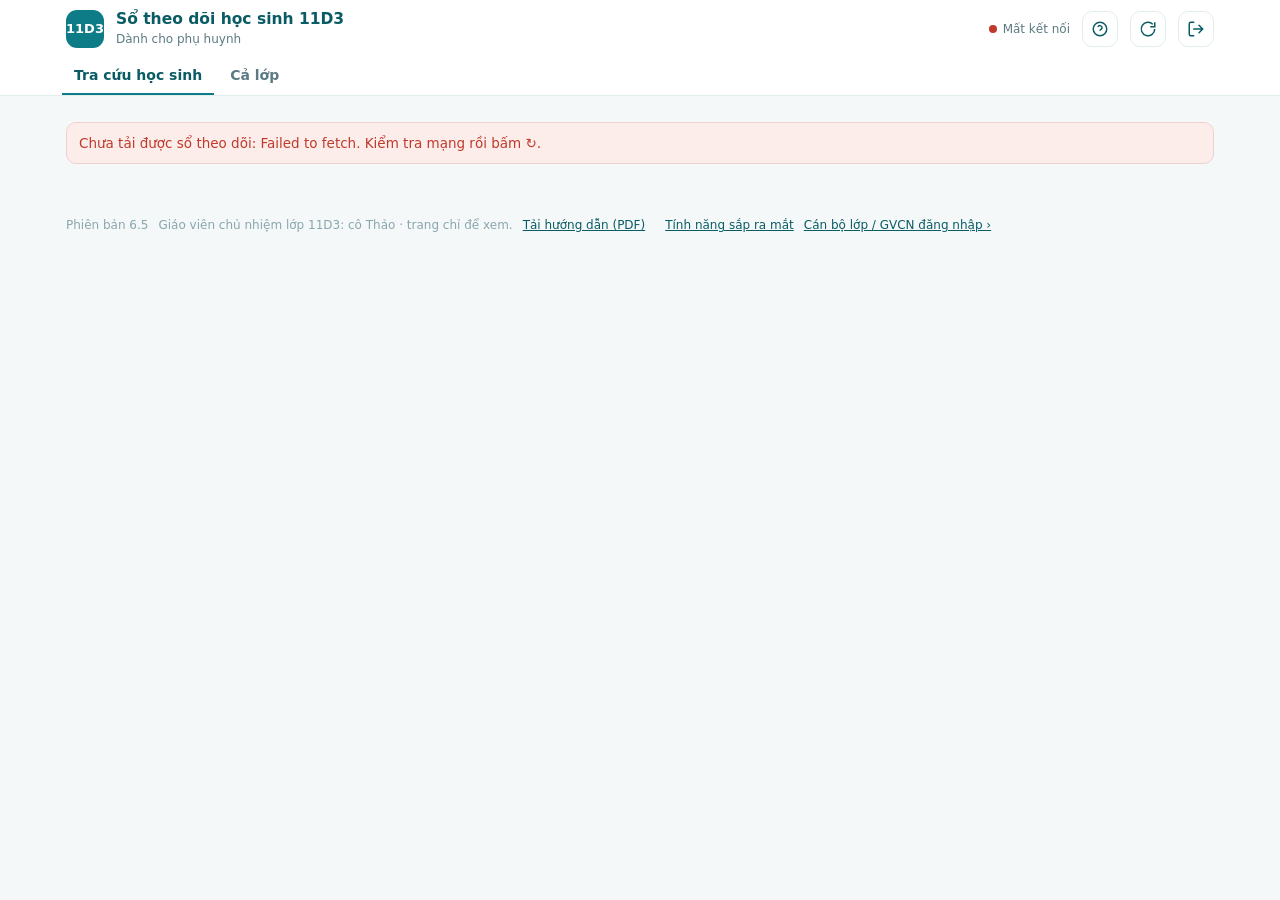
<file: phu-huynh.html>
<!DOCTYPE html>
<html lang="vi">
<head>
<meta charset="utf-8">
<meta name="viewport" content="width=device-width, initial-scale=1, viewport-fit=cover">
<link rel="icon" type="image/png" href="img/favicon.png">
<link rel="apple-touch-icon" href="img/logo-180.png">
<meta name="theme-color" content="#FFFFFF">
<title>Sổ theo dõi học sinh 11D3 · Phụ huynh</title>
<link rel="preconnect" href="https://script.google.com" crossorigin>
<link rel="preconnect" href="https://script.googleusercontent.com" crossorigin>
<style>
/* ══ Trang PHỤ HUYNH — chỉ xem & tải về (không sửa). Dùng chung backend với index.html (loginKhach / entries). ══ */
:root{
  --teal:#0E7C86; --teal-d:#0A5C64; --pale:#E6F3F4; --paler:#F5FAFB;
  --ink:#1B333A; --sub:#5C7A83; --mute:#8AA6AD; --line:#E3ECEE; --bg:#F4F8F9; --card:#fff;
  --ok:#1E8449; --ok-bg:#E5F5EB; --info:#1F618D; --info-bg:#E7F0F8; --warn:#B9761C; --warn-bg:#FDF2E1; --dang:#C0392B; --dang-bg:#FCEDEA;
  --font:Aptos,'Aptos Display','Segoe UI',Calibri,system-ui,-apple-system,Roboto,sans-serif;
  --safe:env(safe-area-inset-bottom,0px);
}
*,*::before,*::after{box-sizing:border-box;margin:0;padding:0;-webkit-tap-highlight-color:transparent}
body{font-family:var(--font);background:var(--bg);color:var(--ink);font-size:15px;line-height:1.5;-webkit-font-smoothing:antialiased}
button,input,select{font-family:inherit;font-size:inherit;color:inherit}
button{border:0;background:none;cursor:pointer}
.hide{display:none!important}
.num{font-variant-numeric:tabular-nums}
.r0{color:var(--ok)}.r1{color:var(--info)}.r2{color:var(--warn)}.r3{color:var(--dang)}
.g0{background:var(--ok-bg);color:var(--ok)}.g1{background:var(--info-bg);color:var(--info)}.g2{background:var(--warn-bg);color:var(--warn)}.g3{background:var(--dang-bg);color:var(--dang)}

/* thanh trên */
#top{position:sticky;top:0;z-index:50;background:rgba(255,255,255,.96);backdrop-filter:blur(8px);border-bottom:1px solid var(--line)}
#top .in{max-width:980px;margin:0 auto;display:flex;align-items:center;gap:12px;padding:10px 16px}
.mk{width:38px;height:38px;border-radius:11px;background:var(--teal);color:#fff;display:grid;place-items:center;font-weight:800;font-size:13px;flex:none}
.ttl{flex:1;min-width:0}
.ttl b{display:block;font-size:15.5px;color:var(--teal-d);line-height:1.25}
.ttl span{display:block;font-size:12px;color:var(--sub)}
.sync{display:flex;align-items:center;gap:6px;font-size:12px;color:var(--sub);white-space:nowrap}
.sync .d{width:8px;height:8px;border-radius:50%;background:var(--ok)}
.sync.busy .d{background:var(--warn);animation:pl 1s infinite}.sync.off .d{background:var(--dang)}
@keyframes pl{50%{opacity:.3}}
.ib{width:36px;height:36px;border-radius:10px;display:grid;place-items:center;color:var(--teal-d);border:1px solid var(--line);background:#fff}
.ib svg{width:18px;height:18px}
.tabs{max-width:980px;margin:0 auto;display:flex;gap:4px;padding:0 12px}
.tabs button{padding:9px 12px 10px;font-weight:600;font-size:14px;color:var(--sub);border-bottom:2px solid transparent}
.tabs button.on{color:var(--teal-d);border-bottom-color:var(--teal)}

main{max-width:980px;margin:0 auto;padding:14px 16px calc(40px + var(--safe))}
.card{background:var(--card);border:1px solid var(--line);border-radius:14px}
.ro{display:flex;align-items:center;gap:8px;font-size:12.5px;color:var(--sub);background:var(--paler);border:1px solid var(--line);border-radius:10px;padding:8px 11px;margin-bottom:12px}
.ro svg{width:15px;height:15px;flex:none;color:var(--teal)}

/* tìm kiếm */
.search{position:relative;margin-bottom:12px}
.search input{width:100%;height:48px;border:1px solid #D2E2E5;border-radius:12px;padding:0 14px 0 42px;font-size:16px;background:#fff;outline:none}
.search input:focus{border-color:var(--teal);box-shadow:0 0 0 3px var(--pale)}
.search svg{position:absolute;left:13px;top:14px;width:20px;height:20px;color:var(--mute)}
.chips{display:flex;gap:6px;overflow-x:auto;padding-bottom:4px;margin-bottom:10px;scrollbar-width:none}
.chips::-webkit-scrollbar{display:none}
.chip{flex:none;height:32px;padding:0 13px;border-radius:999px;border:1px solid var(--line);background:#fff;font-size:13px;font-weight:600;color:var(--sub)}
.chip.on{background:var(--pale);border-color:var(--teal);color:var(--teal-d)}
.list .grp{font-size:11.5px;font-weight:700;letter-spacing:.06em;text-transform:uppercase;color:var(--mute);padding:12px 4px 6px}
.st{display:flex;align-items:center;gap:12px;width:100%;text-align:left;padding:11px 14px;border-bottom:1px solid var(--line);background:#fff}
.list .card .st:last-child{border-bottom:0}
.st:hover{background:var(--paler)}
.av{width:36px;height:36px;border-radius:50%;background:var(--pale);color:var(--teal-d);display:grid;place-items:center;font-weight:700;font-size:12.5px;flex:none}
.st .nm{flex:1;min-width:0}
.st .nm b{display:block;font-size:15px;font-weight:600;white-space:nowrap;overflow:hidden;text-overflow:ellipsis}
.st .nm span{display:block;font-size:12px;color:var(--sub)}
.bd{display:inline-flex;align-items:center;height:24px;padding:0 9px;border-radius:999px;font-size:12px;font-weight:700;white-space:nowrap}
.st .ar{color:var(--mute);font-size:20px;line-height:1}
.empty{padding:34px 16px;text-align:center;color:var(--sub);font-size:14px}

/* hồ sơ học sinh */
.back{display:inline-flex;align-items:center;gap:6px;font-size:14px;font-weight:600;color:var(--teal-d);padding:4px 0 10px}
.ph{display:flex;align-items:center;gap:14px;padding:16px}
.ph .av{width:52px;height:52px;font-size:17px}
.ph h1{font-size:20px;line-height:1.25;color:var(--ink)}
.ph p{font-size:13px;color:var(--sub)}
.seg{display:flex;gap:6px;overflow-x:auto;padding:0 16px 14px;scrollbar-width:none}
.seg::-webkit-scrollbar{display:none}
.res{display:grid;grid-template-columns:auto 1fr;gap:16px;align-items:center;padding:16px;border-top:1px solid var(--line)}
.res .big{font-size:40px;font-weight:800;line-height:1}
.res .lb{font-size:12px;color:var(--sub)}
.res .xl{display:inline-flex;height:30px;padding:0 13px;border-radius:999px;align-items:center;font-weight:800;font-size:15px;margin-top:4px}
.res .ex{font-size:12.5px;color:var(--sub);margin-top:4px}
.mini{display:grid;grid-template-columns:repeat(auto-fit,minmax(64px,1fr));gap:6px;padding:0 16px 16px}
.mini>div{background:var(--paler);border:1px solid var(--line);border-radius:10px;padding:7px 4px;text-align:center}
.mini .k{font-size:10.5px;font-weight:700;color:var(--mute);letter-spacing:.04em}
.mini .v{font-size:16px;font-weight:700}
.sum{display:grid;grid-template-columns:1fr 1fr;gap:10px;margin:12px 0}
.sum .card{padding:12px 14px}
.sum .n{font-size:24px;font-weight:800;line-height:1.1}
.sum .t{font-size:12.5px;color:var(--sub)}
.sec{display:flex;align-items:center;justify-content:space-between;margin:18px 2px 8px}
.sec h2{font-size:15px;color:var(--teal-d)}
.sec span{font-size:12.5px;color:var(--sub)}
.ev{display:flex;gap:11px;padding:11px 14px;border-bottom:1px solid var(--line)}
.ev:last-child{border-bottom:0}
.pill{flex:none;min-width:38px;height:24px;border-radius:7px;display:grid;place-items:center;font-weight:800;font-size:13px}
.pill.m{background:var(--dang-bg);color:var(--dang)}.pill.p{background:var(--ok-bg);color:var(--ok)}
.ev .tx{flex:1;min-width:0}
.ev .tx b{display:block;font-size:14.5px;font-weight:600}
.ev .tx span{display:block;font-size:12px;color:var(--sub)}
.ev .tx i{display:block;font-style:normal;font-size:13px;color:var(--ink);margin-top:2px}
.gv{padding:12px 14px;border-bottom:1px solid var(--line);font-size:14px}
.gv:last-child{border-bottom:0}
.gv b{display:block;font-size:12.5px;color:var(--teal-d)}
.acts{display:flex;gap:8px;flex-wrap:wrap;margin:14px 0 4px}
.btn{display:inline-flex;align-items:center;gap:8px;height:42px;padding:0 16px;border-radius:11px;font-weight:700;font-size:14px;background:var(--teal);color:#fff}
.btn.gh{background:#fff;color:var(--teal-d);border:1px solid #CFE0E3}
.btn svg{width:17px;height:17px}

/* cả lớp */
.dist{display:flex;height:12px;border-radius:999px;overflow:hidden;background:var(--line);margin:4px 0 8px}
.lg{display:flex;flex-wrap:wrap;gap:4px 14px;font-size:12.5px;color:var(--sub)}
.lg i{display:inline-block;width:9px;height:9px;border-radius:50%;margin-right:5px}
.tw{overflow:auto;border:1px solid var(--line);border-radius:14px;background:#fff;max-height:70vh}
table{border-collapse:collapse;width:100%;font-size:13.5px}
th,td{padding:9px 10px;border-bottom:1px solid var(--line);text-align:center;white-space:nowrap}
th{position:sticky;top:0;background:var(--paler);font-size:11.5px;color:var(--sub);font-weight:700;z-index:1}
td.n,th.n{text-align:left;position:sticky;left:0;background:#fff;z-index:2}
th.n{z-index:3;background:var(--paler)}
tbody tr{cursor:pointer}
tbody tr:hover td{background:var(--paler)}

#ld{display:flex;flex-direction:column;align-items:center;gap:12px;padding:70px 16px;color:var(--sub);font-size:13.5px}
.spin{width:26px;height:26px;border:3px solid #CFE7EA;border-top-color:var(--teal);border-radius:50%;animation:sp .8s linear infinite}
@keyframes sp{to{transform:rotate(360deg)}}
.err{margin:12px 0;padding:10px 12px;border:1px solid #F0D2CC;background:var(--dang-bg);color:var(--dang);border-radius:10px;font-size:13.5px}
footer{max-width:980px;margin:0 auto;padding:0 16px 30px;font-size:12px;color:var(--mute);display:flex;gap:10px;flex-wrap:wrap}
footer a{color:var(--teal-d)}

/* bản in / PDF */
#pr{display:none}
@media print{
  body{background:#fff}
  #top,main,footer{display:none!important}
  #pr{display:block;font-size:12px;color:#000}
  #pr h1{font-size:18px;margin-bottom:2px}
  #pr h2{font-size:13px;margin:14px 0 6px}
  #pr p{margin:2px 0}
  #pr table{font-size:11.5px}
  #pr th,#pr td{border:1px solid #999;padding:4px 6px;position:static;background:none;white-space:normal;text-align:left}
  @page{size:A4;margin:14mm}
}
@media(max-width:560px){
  .res .big{font-size:34px}
  .ttl b{font-size:14.5px}
  .sync span{display:none}
}
.tbc{border:1.5px solid var(--teal);padding:12px 14px;margin-bottom:12px}.tbh{display:flex;gap:10px;align-items:center;margin-bottom:6px}.tbh b{display:block;color:var(--teal-d);font-size:15.5px}.tbh span{font-size:13px;color:var(--mute)}.tbc .btn{margin-top:10px}
.reg{padding:12px 14px}.reg p{margin:0 0 8px;font-size:13.5px;line-height:1.5}.reg .ok{color:#1E8449;font-weight:600}.reg .msg{margin:6px 0 0;color:var(--teal-d)}.rg{display:flex;gap:8px;margin-top:6px}.rg input{flex:1;min-width:0;padding:10px 12px;border:1px solid #CFDDE0;border-radius:10px;font:inherit;font-size:15px}.rg .btn{flex:0 0 auto}
/* v4.8: tab phụ Danh sách / Hồ sơ · nút Thoát · lời hướng dẫn ô email */
.tabs2{max-width:1180px;margin:0 auto;display:flex;gap:8px;padding:8px 16px 10px;border-top:1px solid var(--line)}
.tabs2[hidden]{display:none}
.tabs2 button{flex:1;min-width:0;height:42px;border-radius:12px;border:1px solid var(--line);background:#fff;font-weight:700;font-size:14.5px;color:var(--sub);display:flex;align-items:center;justify-content:center;gap:6px;padding:0 10px;white-space:nowrap;overflow:hidden;text-overflow:ellipsis}
.tabs2 button.on{background:var(--pale);border-color:var(--teal);color:var(--teal-d)}
.tabs2 button svg{width:17px;height:17px;flex:none}
@media(min-width:900px){ .tabs2 button{flex:none;min-width:220px} }
.back{display:none!important}
#lo-ov{position:fixed;inset:0;z-index:9800;background:rgba(15,32,38,.42);display:flex;align-items:center;justify-content:center;padding:16px}
#lo-ov .bx{background:#fff;border-radius:18px;width:min(400px,100%);padding:18px;text-align:center;box-shadow:0 20px 50px rgba(0,0,0,.25)}
#lo-ov .bx img,#lo-ov .bx svg.msv{width:110px;height:110px}
#lo-ov h3{color:var(--teal-d);font-size:18px;margin:4px 0 6px}#lo-ov p{font-size:14px;color:var(--sub);line-height:1.55}
#lo-ov .bt{display:flex;gap:8px;margin-top:14px}#lo-ov .bt .btn{flex:1;justify-content:center}
.emtip{display:flex;gap:10px;align-items:center;margin:8px 0 2px;padding:9px 12px;border:1px solid var(--line);border-radius:14px;background:linear-gradient(135deg,var(--paler),#fff);animation:emtip .25s ease}
.emtip img,.emtip svg{width:58px;height:58px;flex:none}.emtip div{font-size:13px;line-height:1.5;color:var(--sub)}.emtip b{color:var(--teal-d)}
@keyframes emtip{from{opacity:0;transform:translateY(-4px)}}
@media(max-width:560px){ .ttl b,.ttl span{white-space:nowrap;overflow:hidden;text-overflow:ellipsis} .ttl b{font-size:14.5px} #top .in{gap:8px;padding:8px 12px} .ib{width:34px;height:34px} .mk{width:34px;height:34px;font-size:12px} }
/* v3.9: trang phụ huynh mới */
main{max-width:1180px}#top .in,.tabs,footer{max-width:1180px}
.prof .hero2{display:flex;align-items:center;gap:12px;padding:6px 16px 4px}
.prof .hero2 img,.prof .hero2 svg{width:120px;height:120px;flex:none}
.prof .bub2{position:relative;background:var(--paler);border:1px solid var(--line);border-radius:16px 16px 16px 4px;padding:10px 13px;font-size:14.5px;line-height:1.5;color:#1B333A}
.sum2{display:grid;grid-template-columns:1fr 1fr;gap:10px;padding:0 16px 14px}
.sum2 div{background:var(--paler);border:1px solid var(--line);border-radius:12px;padding:10px 12px}.sum2 b{display:block;font-size:24px;font-weight:800;line-height:1.1}.sum2 span{font-size:12.5px;color:var(--sub)}
.prof .acts{padding:0 16px 16px;margin:0}
.reg{margin:0 0 14px;padding:14px 16px;border:1.5px solid var(--teal);background:linear-gradient(135deg,#fff,var(--paler))}
.reg .rh{display:flex;gap:12px;align-items:flex-start;margin-bottom:10px}.reg .ri{width:40px;height:40px;border-radius:12px;background:var(--teal);color:#fff;display:grid;place-items:center;flex:none}.reg .ri svg{width:22px;height:22px}
.reg .rh > div > b{display:block;font-size:16px;color:var(--teal-d)}.reg .rh > div > span{display:block;font-size:13.5px;color:#41566F;line-height:1.45}.reg .rh .ri{color:#fff}
.rg[hidden]{display:none!important}.reg .msg{font-size:12.5px;color:var(--sub);margin:6px 0 0}
.nxc .gv b{display:block;color:var(--teal-d);margin-bottom:3px}.nxc .none{color:var(--sub);font-style:italic}
.hs2{display:block}
@media(min-width:900px){
  .hs2{display:grid;grid-template-columns:minmax(0,420px) minmax(0,1fr);gap:22px;align-items:start}
  .hs2 .colA{position:sticky;top:110px}.hs2 .colB > .sec:first-child{margin-top:0}
  .list{display:block}.list .card{display:grid;grid-template-columns:repeat(3,minmax(0,1fr))}.list .card .st{border-right:1px solid var(--line)}
  #toc{margin-bottom:6px}
}
@media(max-width:560px){ .prof .hero2 img,.prof .hero2 svg{width:92px;height:92px} .prof .bub2{font-size:13.5px} .reg .rh > div > b{font-size:15px} }
</style>
</head>
<body>
<header id="top">
  <div class="in">
    <div class="mk">11D3</div>
    <div class="ttl"><b>Sổ theo dõi học sinh 11D3</b><span id="sub">Dành cho phụ huynh</span></div>
    <div class="sync" id="sync"><i class="d"></i><span id="syncT">Đang tải…</span></div>
    <button class="ib" id="hp" title="Hướng dẫn"><svg viewBox="0 0 24 24" fill="none" stroke="currentColor" stroke-width="2"><circle cx="12" cy="12" r="9"/><path d="M9.2 9.3a2.9 2.9 0 0 1 5.6 1c0 1.9-2.8 2.4-2.8 4"/><path d="M12 17.4h.01"/></svg></button>
    <button class="ib" id="rf" title="Tải lại"><svg viewBox="0 0 24 24" fill="none" stroke="currentColor" stroke-width="2"><path d="M21 12a9 9 0 1 1-2.6-6.4M21 3v6h-6"/></svg></button>
    <button class="ib" id="lo" title="Thoát" aria-label="Thoát"><svg viewBox="0 0 24 24" fill="none" stroke="currentColor" stroke-width="2" stroke-linecap="round" stroke-linejoin="round"><path d="M9 21H5a2 2 0 0 1-2-2V5a2 2 0 0 1 2-2h4"/><path d="M16 17l5-5-5-5M21 12H9"/></svg></button>
  </div>
  <nav class="tabs" id="tabs">
    <button data-t="hs" class="on">Tra cứu học sinh</button>
    <button data-t="lop">Cả lớp</button>
  </nav>
  <nav class="tabs2" id="tabs2" hidden></nav>
</header>
<main id="main"><div id="ld"><div class="spin"></div>Đang tải sổ theo dõi…</div></main>
<footer><span id="ver"></span><span>Giáo viên chủ nhiệm lớp 11D3: cô Thảo · trang chỉ để xem.</span><a href="docs/HDSD_Phu_huynh.pdf" target="_blank">Tải hướng dẫn (PDF)</a><a href="./">Cán bộ lớp / GVCN đăng nhập ›</a></footer>
<div id="pr"></div>

<script src="updates/notes.js?v=6.5"></script>
<script src="mascot.js?v=4.8"></script>
<script src="baocao.js?v=6.4"></script>
<script src="taive.js?v=4.5"></script>
<script src="roadmap.js?v=6.4"></script>
<script src="tour.js?v=3.1"></script>
<script src="back.js?v=4.8"></script>
<script>
'use strict';
/* ══ PHỤ HUYNH v3.0 — xem & tải về (PDF / Excel), không sửa ══
   · Đăng nhập khách (loginKhach) ⇒ token chỉ đọc, giống chế độ "Phụ huynh" cũ của index.html.
   · Mở tức thì: dữ liệu lần trước ở localStorage.hkph_cache_v1, đồng bộ phía sau (cả năm học).
   · Cách tính điểm / xếp loại giống hệt index.html (weekScore, monthAvg, rankIdx, HK = TB các tháng có dữ liệu). */
const GAS_URL='https://script.google.com/macros/s/AKfycbz1x-UG4_Rk3M3_APc-hJ0VHns2GfvPtR6T_F8nl4KlEHnNsiYGMbY0Vc4moiIRy8gO/exec';
const E_ID=0,E_LUC=1,E_THANG=2,E_TUAN=3,E_MA=4,E_TO=5,E_LOAI=6,E_MUC=7,E_ND=8,E_DIEM=9,E_EM=10,E_TEN=11,E_GC=12;
const MONTHS=[9,10,11,12,1,2,3,4,5], HK={1:[9,10,11,12,1],2:[2,3,4,5]};
const LS_TK='hkph_token', LS_C='hkph_cache_v1';
const $=s=>document.querySelector(s), $$=s=>Array.from(document.querySelectorAll(s));
const esc=s=>String(s==null?'':s).replace(/[&<>"']/g,c=>({'&':'&amp;','<':'&lt;','>':'&gt;','"':'&quot;',"'":'&#39;'}[c]));
const nz=n=>(n>0?'+':'')+n;
const fx=v=>(Math.round(v*10)/10).toFixed(1);
const nk=s=>String(s||'').normalize('NFD').replace(/[̀-ͯ]/g,'').replace(/đ/gi,'d').toLowerCase().trim();
const ten1=n=>String(n||'').trim().split(/\s+/).pop();
const ini=n=>String(n||'').trim().split(/\s+/).slice(-2).map(w=>w[0]||'').join('').toUpperCase();
const lsG=k=>{try{return localStorage.getItem(k)}catch(_){return null}}, lsS=(k,v)=>{try{v==null?localStorage.removeItem(k):localStorage.setItem(k,v)}catch(_){}};

const S={token:lsG(LS_TK)||'',cfg:null,students:[],entries:[],remarks:[],tab:'hs',q:'',to:'all',ma:null,ky:null,lopKy:null,at:0,busy:false};

/* ── tính điểm (giống index.html) ── */
function namHoc(){ const m=/(\d{4})\D+(\d{4})/.exec(String(S.cfg&&S.cfg.namHoc||'')); return m?[m[1],m[2]]:['','']; }
function tl(m,dai){ const p=namHoc(),y=m>=8?p[0]:p[1]; return (dai?'Tháng ':'T')+String(m).padStart(2,'0')+(y?'/'+y:''); }
function rankIdx(v){ const t=S.cfg.thresholds; for(let i=0;i<t.length;i++) if(v>=t[i].san) return i; return t.length-1; }
function rankName(v){ return S.cfg.thresholds[rankIdx(v)].ten; }
function weekScore(ma,w,th){ let s=0; for(const e of S.entries) if(e[E_MA]===ma&&e[E_THANG]===th&&e[E_TUAN]===w) s+=e[E_DIEM]; return s; }
function monthTotal(ma,th){ let s=0; for(const e of S.entries) if(e[E_MA]===ma&&e[E_THANG]===th) s+=e[E_DIEM]; return s; }
function monthAvg(ma,th){ return S.cfg.soTuan?monthTotal(ma,th)/S.cfg.soTuan:0; }
function hasData(m){ return S.entries.some(e=>e[E_THANG]===m); }
function monthsWithData(){ return MONTHS.filter(hasData); }
/* kỳ: {k:'thang',m} | {k:'hk',n} | {k:'nam'} */
function kyMonths(ky){ return ky.k==='thang'?[ky.m]:ky.k==='hk'?HK[ky.n]:MONTHS; }
function kyScore(ma,ky){
  if(ky.k==='thang') return monthAvg(ma,ky.m);
  const ms=kyMonths(ky).filter(hasData); return ms.length?ms.reduce((a,m)=>a+monthAvg(ma,m),0)/ms.length:0;
}
function kyLabel(ky){ return ky.k==='thang'?tl(ky.m,true):ky.k==='hk'?'Học kỳ '+ky.n:'Cả năm học'; }
function chot(ma,ky){ const ms=kyMonths(ky); return S.remarks.filter(r=>r.maHS===ma&&ms.indexOf(r.thang)>=0&&r.xepLoai).sort((a,b)=>MONTHS.indexOf(a.thang)-MONTHS.indexOf(b.thang)).slice(-1)[0]; }
function xl(ma,ky){ const c=chot(ma,ky), sc=kyScore(ma,ky); if(c){ const i=S.cfg.thresholds.findIndex(t=>t.ten===c.xepLoai); return {ten:c.xepLoai+' ✓',i:i<0?rankIdx(sc):i,chot:true}; } return {ten:rankName(sc),i:rankIdx(sc),chot:false}; }
function active(){ return S.students.filter(s=>s.trangThai!=='Nghỉ học'&&s.trangThai!=='Chuyển lớp').sort((a,b)=>Number(a.to)-Number(b.to)||String(a.ten).localeCompare(String(b.ten),'vi')); }
function stu(ma){ return S.students.find(s=>s.ma===ma); }
function evOf(ma,ky){ const ms=kyMonths(ky); return S.entries.filter(e=>e[E_MA]===ma&&ms.indexOf(e[E_THANG])>=0).sort((a,b)=>MONTHS.indexOf(b[E_THANG])-MONTHS.indexOf(a[E_THANG])||b[E_TUAN]-a[E_TUAN]||String(b[E_LUC]).localeCompare(String(a[E_LUC]))); }
function ddmm(l){ const m=/^(\d{4})-(\d{2})-(\d{2})/.exec(String(l||'')); if(m) return m[3]+'/'+m[2]+'/'+m[1]; const d=/^(\d{2})\/(\d{2})\/(\d{4})/.exec(String(l||'')); return d?d[1]+'/'+d[2]+'/'+d[3]:String(l||''); }
function defKy(){ const c=S.cfg&&S.cfg.thang; if(c&&hasData(c)) return {k:'thang',m:c}; const ms=monthsWithData(); return ms.length?{k:'thang',m:ms[ms.length-1]}:{k:'thang',m:c||9}; }

/* ── gọi máy chủ ── */
async function api(action,payload){
  const r=await fetch(GAS_URL,{method:'POST',redirect:'follow',headers:{'Content-Type':'text/plain;charset=utf-8'},body:JSON.stringify({action,token:S.token,payload:payload||{}})});
  const j=await r.json(); if(!j.ok){ const e=new Error(j.error||'Không rõ lỗi'); e.srv=1; throw e; } return j;
}
function sync(st,t){ const b=$('#sync'); b.className='sync'+(st?' '+st:''); $('#syncT').textContent=t; }
/* chủ đề mặc định của lớp (GVCN chọn trong sổ) — cùng bảng màu với index.html THEMES */
const PAL={"mac-dinh":["#0E7C86","#0A5C64","#1AA0AB","#6FBEC5","#A8DBDF","#E6F3F4","#F5FAFB","#F2F7F8"],"man-chin":["#A3264B","#7A1E3A","#C0476A","#D88AA0","#EFC6D2","#F8E9ED","#FCF5F7","#F8F4E6"],"cham-mau-nuoc":["#302663","#241C4F","#4B3F8C","#9C92CC","#D3CCEA","#E6E1F5","#F6F4FB","#F3F1FA"],"vo-o-ly":["#2B6CB0","#1F4F85","#3D86CF","#8DB5E2","#C9DDF3","#EAF2FB","#F7FAFE","#FFFFFF"],"bang-phan":["#2F5D50","#20433A","#3F7A69","#9CBDB2","#CFE2DB","#E8F2EE","#F5FAF8","#E9EFEC"],"hoa-phuong":["#C23B22","#922A17","#E0583B","#EBA08F","#F6D3CA","#FCEDE8","#FFF8F5","#FFF9F0"],"thu-vang":["#B26B12","#84500D","#D08A2A","#E3B676","#F2DDB8","#FBF1E1","#FFFAF1","#FBF6EC"],"dong-ha-noi":["#4A6378","#344858","#6E8AA1","#AFC0CE","#D8E1E8","#ECF1F5","#F8FAFC","#F1F4F7"],"hoa-dao":["#C2507A","#993C5E","#DB7297","#EBA9C0","#F6D7E2","#FBEDF2","#FFF8FA","#FFF6F8"],"ho-guom":["#3F7A6B","#2C5A4E","#5E9A88","#A8CABE","#D3E6DF","#EAF4F0","#F7FBF9","#F1F6F3"],"van-mieu":["#9A4A2E","#743621","#B9674A","#D9AA95","#EED6CB","#F8ECE6","#FDF8F5","#F7F1EA"],"nha-giao":["#B0436A","#86304F","#D06A8C","#E6A5BB","#F4D4E0","#FBEBF1","#FFF8FA","#FFF7F2"],"trung-thu":["#24427A","#172C52","#E07B2E","#9FB2D6","#D6DFEF","#EAF0F8","#F7F9FC","#F3F5FA"],"lo-fi":["#6B4C9A","#4E3673","#C27BA0","#C3A9DE","#E3D6F1","#F2EBF9","#FAF7FD","#F7F2FB"],"origami":["#3E8E8A","#2C6966","#E39A7B","#A7D3CF","#D3EBE8","#ECF6F5","#F8FCFB","#F6F7F3"],"la-xanh":["#4E7D5B","#375C42","#6C9A76","#A9C7AE","#D5E6D8","#EBF4EC","#F7FBF7","#F3F7F2"],"bien-may":["#2A7FA5","#1E5F7C","#47A3C7","#9BCBE0","#CFE6F0","#E9F4F9","#F6FBFD","#F1F8FB"],"giay-kraft":["#8A5A35","#6A4328","#A8744B","#CFAE8F","#E8D6C3","#F5ECE2","#FBF7F2","#F3EADF"]};
function theme(id){ const c=PAL[id]; if(!c) return; const r=document.documentElement.style;
  [['--teal',c[0]],['--teal-d',c[1]],['--pale',c[5]],['--paler',c[6]],['--bg',c[7]]].forEach(([k,v])=>r.setProperty(k,v)); lsS('hkph_theme',id); }
function apply(b){ S.cfg=b.cfg; S.students=b.students||[]; if(b.theme!==undefined) theme(b.theme||'mac-dinh'); }
function save(){ lsS(LS_C, JSON.stringify({v:1,at:S.at,cfg:S.cfg,students:S.students,entries:S.entries,remarks:S.remarks})); }
async function login(){ const r=await api('loginKhach'); S.token=r.token; lsS(LS_TK,S.token); if(r.boot) apply(r.boot); return r; }
async function load(manual){
  if(S.busy) return; S.busy=true; sync('busy','Đang cập nhật…'); $('#rf').disabled=true;
  try{
    if(!S.token) await login();
    let all;
    /* v3.2: `sync` trả kèm số phiên bản rev ⇒ vòng tự cập nhật chỉ tải lại khi sổ thật sự đổi; backend cũ ⇒ `entries` */
    const get=async()=>{ try{ return await api('sync',{}); }catch(e){ if(e.srv && /Không nhận ra/.test(e.message)) return api('entries',{}); throw e; } };
    try{ if(!S.cfg){ apply(await api('bootstrap')); } all=await get(); }
    catch(e){ if(!e.srv) throw e; await login(); all=await get(); }  /* phiên khách hết hạn ⇒ vào lại */
    S.entries=all.entries||[]; S.remarks=all.remarks||[]; S.rev=all.rev||null; S.at=Date.now(); save();
    sync('','Cập nhật '+new Date(S.at).toLocaleTimeString('vi-VN',{hour:'2-digit',minute:'2-digit'}));
    render(); if(manual) flash('Đã cập nhật dữ liệu mới nhất');
  }catch(e){
    sync('off', S.at?'Ngoại tuyến · dữ liệu lúc '+new Date(S.at).toLocaleTimeString('vi-VN',{hour:'2-digit',minute:'2-digit'}):'Mất kết nối');
    if(!S.cfg){ $('#main').innerHTML='<div class="err">Chưa tải được sổ theo dõi: '+esc(e.message)+'. Kiểm tra mạng rồi bấm ↻.</div>'; }
    else if(manual) flash('Chưa kết nối được — đang xem dữ liệu đã lưu.');
  }finally{ S.busy=false; $('#rf').disabled=false; }
}
function flash(t){ let f=$('#fl'); if(!f){ f=document.createElement('div'); f.id='fl'; f.style.cssText='position:fixed;left:50%;bottom:calc(18px + env(safe-area-inset-bottom,0px));transform:translateX(-50%);background:#1B333A;color:#fff;padding:9px 16px;border-radius:999px;font-size:13.5px;z-index:99;max-width:calc(100vw - 32px)'; document.body.appendChild(f); } f.textContent=t; f.style.display='block'; clearTimeout(f._t); f._t=setTimeout(()=>f.style.display='none',2600); }

/* ── điều hướng: #hs=HS03&ky=t10 | #lop ── */
function readHash(){
  const h=new URLSearchParams(location.hash.slice(1));
  S.tab=h.has('lop')?'lop':'hs'; S.ma=h.get('hs')||null;
  S.tb=h.get('tb')?h.get('tb').split(',').filter(Boolean):null;  /* v3.7: link trong email thông báo ⇒ #hs=MA&tb=id1,id2 */
  const k=h.get('ky'); S.ky=k?(k==='nam'?{k:'nam'}:/^hk[12]$/.test(k)?{k:'hk',n:+k[2]}:{k:'thang',m:+k.slice(1)}):null;
}
function kyKey(ky){ return ky.k==='nam'?'nam':ky.k==='hk'?'hk'+ky.n:'t'+ky.m; }
function go(o){ const p=new URLSearchParams(); if(o.lop) p.set('lop','1'); if(o.hs) p.set('hs',o.hs); if(o.ky) p.set('ky',kyKey(o.ky)); if(o.tb) p.set('tb',o.tb.join(',')); if(window.BACK) BACK.hashNav(p.toString()); location.hash=p.toString(); }
window.addEventListener('hashchange',()=>{ readHash(); render(); window.scrollTo(0,0); });
$$('#tabs [data-t]').forEach(b=>b.onclick=()=>go(b.dataset.t==='lop'?{lop:1}:{}));
$('#rf').onclick=()=>load(true);

/* ── vẽ ── */
function tabs2(){
  const t=$('#tabs2'); if(!t) return;
  if(S.tab!=='hs'){ t.hidden=true; return; }
  if(S.ma && stu(S.ma)) S.lastMa=S.ma;
  const ls=S.lastMa&&stu(S.lastMa), onHS=!!(S.ma&&stu(S.ma));
  t.hidden=false;
  t.innerHTML=`<button data-s="list" class="${onHS?'':'on'}"><svg viewBox="0 0 24 24" fill="none" stroke="currentColor" stroke-width="2" stroke-linecap="round"><path d="M8 6h13M8 12h13M8 18h13M3 6h.01M3 12h.01M3 18h.01"/></svg>Danh sách học sinh</button>`
    +(ls?`<button data-s="hs" class="${onHS?'on':''}"><svg viewBox="0 0 24 24" fill="none" stroke="currentColor" stroke-width="2" stroke-linecap="round"><circle cx="12" cy="8" r="4"/><path d="M4 21a8 8 0 0 1 16 0"/></svg>Hồ sơ: ${esc(ten1(ls.ten))}</button>`:'');
  t.querySelectorAll('[data-s]').forEach(b=>b.onclick=()=>{ if(b.dataset.s==='list'){ if(onHS) go({}); } else if(!onHS) go({hs:S.lastMa}); });
}
function render(){
  if(!S.cfg) return;
  tabs2();
  $$('#tabs [data-t]').forEach(b=>b.classList.toggle('on',b.dataset.t===S.tab));
  $('#sub').textContent='Phụ huynh · năm học '+String(S.cfg.namHoc||'').replace(/\s+/g,'');
  if(S.tab==='lop') return renderLop();
  if(S.ma && stu(S.ma)) return renderHS();
  renderList();
}
const RO='<div class="ro"><svg viewBox="0 0 24 24" fill="none" stroke="currentColor" stroke-width="2"><rect x="4" y="10" width="16" height="11" rx="2"/><path d="M8 10V7a4 4 0 0 1 8 0v3"/></svg>Trang dành cho các bác phụ huynh — các bác xem và tải về, không sửa được dữ liệu.</div>';
function renderList(){
  const ky=defKy();
  let h=RO+`<div class="search"><svg viewBox="0 0 24 24" fill="none" stroke="currentColor" stroke-width="2"><circle cx="11" cy="11" r="7"/><path d="m21 21-4.3-4.3"/></svg>
    <input id="q" type="search" placeholder="Nhập tên học sinh…" autocomplete="off" value="${esc(S.q)}"></div>`;
  h+='<div class="chips" id="toc">'+['all','1','2','3','4'].map(t=>`<button class="chip ${S.to===t?'on':''}" data-to="${t}">${t==='all'?'Cả lớp':'Tổ '+t}</button>`).join('')+'</div>';
  h+='<div class="list" id="lst"></div>';
  $('#main').innerHTML=h;
  const q=$('#q'); q.oninput=()=>{ S.q=q.value; drawList(ky); };
  $$('#toc [data-to]').forEach(b=>b.onclick=()=>{ S.to=b.dataset.to; $$('#toc .chip').forEach(x=>x.classList.toggle('on',x===b)); drawList(ky); });
  drawList(ky);
}
function drawList(ky){
  const k=nk(S.q); let L=active().filter(s=>(S.to==='all'||String(s.to)===S.to)&&(!k||nk(s.ten).includes(k)));
  if(!L.length){ $('#lst').innerHTML='<div class="card empty">Không tìm thấy học sinh nào. Thử gõ tên ngắn hơn, ví dụ chỉ tên gọi.</div>'; return; }
  let h='', cur=null;
  L.forEach(s=>{
    if(s.to!==cur){ if(cur!==null) h+='</div>'; cur=s.to; h+=`<div class="grp">Tổ ${esc(cur)}</div><div class="card">`; }
    const x=xl(s.ma,ky), sc=kyScore(s.ma,ky);
    h+=`<button class="st" data-ma="${esc(s.ma)}"><span class="av">${esc(ini(s.ten))}</span>
      <span class="nm"><b>${esc(s.ten)}</b><span>${esc(ky.k==='thang'?tl(ky.m):kyLabel(ky))} · TB tuần <b class="num r${x.i}" style="display:inline">${fx(sc)}</b></span></span>
      <span class="bd g${x.i}">${esc(x.ten)}</span><span class="ar">›</span></button>`;
  });
  $('#lst').innerHTML=h+'</div>';
  $$('#lst [data-ma]').forEach(b=>b.onclick=()=>go({hs:b.dataset.ma}));
}
function kySeg(cur,fn){
  const opts=monthsWithData().map(m=>({k:'thang',m})).concat([{k:'hk',n:1},{k:'hk',n:2},{k:'nam'}]);
  return opts.map(o=>`<button class="chip ${kyKey(o)===kyKey(cur)?'on':''}" data-ky="${kyKey(o)}">${esc(o.k==='thang'?tl(o.m):kyLabel(o))}</button>`).join('');
}
function renderHS(){
  /* v3.9: bố cục 2 cột (máy tính) — trái: hồ sơ + đăng ký email; phải: nhận xét cô Thảo, vi phạm, được cộng. Điện thoại: 1 cột, đăng ký email ngay sau hồ sơ. */
  const s=stu(S.ma), ky=S.ky||defKy(), x=xl(s.ma,ky), sc=kyScore(s.ma,ky), ev=evOf(s.ma,ky);
  const tru=ev.filter(e=>e[E_DIEM]<0), cong=ev.filter(e=>e[E_DIEM]>0);
  const ms=kyMonths(ky), rms=S.remarks.filter(r=>r.maHS===s.ma&&ms.indexOf(r.thang)>=0&&(r.nhanXet||r.xepLoai)).sort((a,b)=>MONTHS.indexOf(b.thang)-MONTHS.indexOf(a.thang));
  let mini='';
  if(ky.k==='thang'){ for(let w=1;w<=S.cfg.soTuan;w++){ const v=weekScore(s.ma,w,ky.m); mini+=`<div><div class="k">TUẦN ${w}</div><div class="v num ${v===0?'':'r'+rankIdx(v)}">${v===0?'0':nz(v)}</div></div>`; } }
  else ms.forEach(m=>{ const v=hasData(m)?monthAvg(s.ma,m):null; mini+=`<div><div class="k">${esc(tl(m))}</div><div class="v num ${v===null?'':'r'+rankIdx(v)}">${v===null?'–':fx(v)}</div></div>`; });
  const evH=a=>a.length?'<div class="card">'+a.map(e=>`<div class="ev"><span class="pill ${e[E_DIEM]<0?'m':'p'}">${nz(e[E_DIEM])}</span>
     <span class="tx"><b>${esc(e[E_ND]||e[E_MUC])}</b><span>${esc(ddmm(e[E_LUC]))} · tuần ${e[E_TUAN]} ${esc(tl(e[E_THANG]))} · ghi bởi ${esc(e[E_TEN]||'—')}</span>${e[E_GC]?`<i>${esc(e[E_GC])}</i>`:''}</span></div>`).join('')+'</div>'
     :'<div class="card empty">Không có.</div>';
  const emo=['vui','co-vu','lo-lang','nghiem'][x.i]||'chao', g=ten1(s.ten);
  const mem=window.MASCOT?MASCOT.img(emo,120):'';
  const loi=['Con <b>'+esc(g)+'</b> thực hiện nề nếp rất tốt, bác yên tâm nhé!','Con <b>'+esc(g)+'</b> ngoan, chỉ còn vài lỗi nhỏ. Cô Thảo và bác cùng nhắc con cố gắng thêm nhé ạ.','Con <b>'+esc(g)+'</b> còn mắc một số lỗi, bác trò chuyện thêm với con giúp cô Thảo nhé ạ.','Con <b>'+esc(g)+'</b> đang mắc nhiều lỗi, bác liên hệ cô Thảo để cô Thảo và bác cùng giúp con nhé ạ.'][Math.min(3,x.i)];
  const nx=`<div class="sec"><h2>Nhận xét của cô Thảo</h2></div><div class="card nxc">${rms.length?rms.map(r=>`<div class="gv"><b>${esc(tl(r.thang,true))}${r.xepLoai?' · xếp loại '+esc(r.xepLoai):''}</b>${esc(r.nhanXet||'(giáo viên chủ nhiệm đã xác nhận xếp loại, chưa có lời nhận xét)')}</div>`).join(''):'<div class="gv none">Cô Thảo sẽ cập nhật nhận xét cho con vào cuối tháng ạ.</div>'}</div>`;
  const prof=`<div class="card prof"><div class="ph"><span class="av">${esc(ini(s.ten))}</span><div style="flex:1;min-width:0"><h1>${esc(s.ten)}</h1><p>Tổ ${esc(s.to)} · ${esc(s.chucVu||'Học sinh')} · Lớp 11D3</p></div></div>
    <div class="seg" id="ks">${kySeg(ky)}</div>
    <div class="hero2">${mem}<div class="bub2">${loi}</div></div>
    <div class="res"><div><div class="lb">Điểm TB tuần</div><div class="big num r${x.i}">${fx(sc)}</div></div>
      <div><div class="lb">Xếp loại · ${esc(kyLabel(ky))}</div><span class="xl g${x.i}">${esc(x.ten)}</span>
      <div class="ex">${x.chot?'Giáo viên chủ nhiệm đã xác nhận xếp loại.':'Tính tự động theo điểm; giáo viên chủ nhiệm xác nhận lại cuối kỳ.'}</div></div></div>
    <div class="mini">${mini}</div>
    <div class="sum2"><div><b class="num r3">${tru.length}</b><span>vi phạm · ${tru.reduce((a,e)=>a+e[E_DIEM],0)} điểm</span></div><div><b class="num r0">${cong.length}</b><span>được cộng · ${nz(cong.reduce((a,e)=>a+e[E_DIEM],0))} điểm</span></div></div>
    <div class="acts"><button class="btn" id="pdf"><svg viewBox="0 0 24 24" fill="none" stroke="currentColor" stroke-width="2"><path d="M6 9V3h12v6M6 18H4a1 1 0 0 1-1-1v-6a2 2 0 0 1 2-2h14a2 2 0 0 1 2 2v6a1 1 0 0 1-1 1h-2"/><rect x="6" y="14" width="12" height="7"/></svg>Tải PDF báo cáo</button>
      <button class="btn gh" id="csv"><svg viewBox="0 0 24 24" fill="none" stroke="currentColor" stroke-width="2"><path d="M21 15v4a2 2 0 0 1-2 2H5a2 2 0 0 1-2-2v-4M7 10l5 5 5-5M12 15V3"/></svg>Tải Excel</button></div></div>`;
  let h=`<button class="back" id="bk">‹ Danh sách học sinh</button>${tbCard(s)}
  <div class="hs2"><div class="colA">${lsG('hkph_reg_'+s.ma)?prof+regCard(s):regCard(s)+prof}</div>
  <div class="colB">${nx}
    <div class="sec"><h2>Vi phạm</h2><span>${tru.length} lượt</span></div>${evH(tru)}
    <div class="sec"><h2>Được cộng điểm</h2><span>${cong.length} lượt</span></div>${evH(cong)}</div></div>`;
  $('#main').innerHTML=h;
  const bk=$('#bk'); if(bk) bk.onclick=()=>go({});
  $$('#ks [data-ky]').forEach(b=>b.onclick=()=>{ const k=b.dataset.ky; go({hs:s.ma,ky:k==='nam'?{k:'nam'}:/^hk/.test(k)?{k:'hk',n:+k[2]}:{k:'thang',m:+k.slice(1)}}); });
  const on=$('#ks .chip.on'); if(on) on.scrollIntoView({inline:'center',block:'nearest'});
  $('#pdf').onclick=()=>printHS(s,ky);
  regBind(s); const tbp=$('#tbPdf'); if(tbp) tbp.onclick=()=>RPT.open(RPT.notice(D(),s.ma,S.tb||[]),'Thong-bao_'+slug(s.ten));
  $('#csv').onclick=()=>csvHS(s,ky);
}
function renderLop(){
  const ky=S.lopKy||defKy(), L=active(), T=S.cfg.thresholds, cnt=T.map(()=>0);
  L.forEach(s=>cnt[xl(s.ma,ky).i]++);
  const col=['var(--ok)','var(--info)','var(--warn)','var(--dang)'];
  let h=RO+`<div class="chips" id="lk">${kySeg(ky)}</div>
  <div class="card" style="padding:14px 16px;margin-bottom:12px"><div style="font-weight:700;color:var(--teal-d)">Phân bố xếp loại · ${esc(kyLabel(ky))}</div>
    <div class="dist">${cnt.map((n,i)=>n?`<span style="width:${n/L.length*100}%;background:${col[i]||'#999'}"></span>`:'').join('')}</div>
    <div class="lg">${T.map((t,i)=>`<span><i style="background:${col[i]||'#999'}"></i>${esc(t.ten)} <b>${cnt[i]}</b></span>`).join('')}</div></div>
  <div class="acts" style="margin-top:0;margin-bottom:12px"><button class="btn gh" id="csvL"><svg viewBox="0 0 24 24" fill="none" stroke="currentColor" stroke-width="2"><path d="M21 15v4a2 2 0 0 1-2 2H5a2 2 0 0 1-2-2v-4M7 10l5 5 5-5M12 15V3"/></svg>Tải Excel cả lớp</button>
    <button class="btn gh" id="pdfL"><svg viewBox="0 0 24 24" fill="none" stroke="currentColor" stroke-width="2"><path d="M6 9V3h12v6M6 18H4a1 1 0 0 1-1-1v-6a2 2 0 0 1 2-2h14a2 2 0 0 1 2 2v6a1 1 0 0 1-1 1h-2"/><rect x="6" y="14" width="12" height="7"/></svg>Tải PDF</button></div>
  <div class="tw"><table><thead><tr><th class="n">Học sinh</th>${colsHead(ky)}<th>Vi phạm</th><th>Xếp loại</th></tr></thead><tbody>`;
  L.forEach(s=>{ const x=xl(s.ma,ky); h+=`<tr data-ma="${esc(s.ma)}"><td class="n"><b style="font-weight:600">${esc(s.ten)}</b><div style="font-size:11px;color:var(--mute)">Tổ ${esc(s.to)}</div></td>${colsRow(s,ky)}<td class="num">${evOf(s.ma,ky).filter(e=>e[E_DIEM]<0).length}</td><td><span class="bd g${x.i}">${esc(x.ten)}</span></td></tr>`; });
  h+='</tbody></table></div>';
  $('#main').innerHTML=h;
  $$('#lk [data-ky]').forEach(b=>b.onclick=()=>{ const k=b.dataset.ky; S.lopKy=k==='nam'?{k:'nam'}:/^hk/.test(k)?{k:'hk',n:+k[2]}:{k:'thang',m:+k.slice(1)}; renderLop(); });
  $$('tbody [data-ma]').forEach(r=>r.onclick=()=>go({hs:r.dataset.ma,ky}));
  $('#csvL').onclick=()=>csvLop(ky); $('#pdfL').onclick=()=>printLop(ky);
}
function colsHead(ky){ if(ky.k==='thang'){ let h=''; for(let w=1;w<=S.cfg.soTuan;w++) h+=`<th>Tuần ${w}</th>`; return h+'<th>TB tuần</th>'; } return kyMonths(ky).map(m=>`<th>${esc(tl(m))}</th>`).join('')+'<th>TB kỳ</th>'; }
function colsRow(s,ky){
  if(ky.k==='thang'){ let h=''; for(let w=1;w<=S.cfg.soTuan;w++){ const v=weekScore(s.ma,w,ky.m); h+=`<td class="num ${v?'r'+rankIdx(v):''}">${v===0?'–':nz(v)}</td>`; } const a=monthAvg(s.ma,ky.m); return h+`<td class="num r${rankIdx(a)}"><b>${fx(a)}</b></td>`; }
  return kyMonths(ky).map(m=>{ const v=hasData(m)?monthAvg(s.ma,m):null; return `<td class="num ${v===null?'':'r'+rankIdx(v)}">${v===null?'–':fx(v)}</td>`; }).join('')+`<td class="num"><b>${fx(kyScore(s.ma,ky))}</b></td>`;
}

/* ── tải về: Excel (CSV có BOM — mở thẳng bằng Excel) & PDF (in của trình duyệt ▸ Lưu thành PDF) ── */
function dl(name,rows){
  const q=v=>{ v=v==null?'':String(v); return /[",\n;]/.test(v)?'"'+v.replace(/"/g,'""')+'"':v; };
  const blob=new Blob(['﻿'+rows.map(r=>r.map(q).join(',')).join('\r\n')],{type:'text/csv;charset=utf-8'});
  const a=document.createElement('a'); a.href=URL.createObjectURL(blob); a.download=name; document.body.appendChild(a); a.click(); setTimeout(()=>{ URL.revokeObjectURL(a.href); a.remove(); },500);
}
const slug=s=>nk(s).replace(/[^a-z0-9]+/g,'_').replace(/^_|_$/g,'');
function csvHS(s,ky){
  const x=xl(s.ma,ky), rows=[['Học sinh',s.ten],['Tổ',s.to],['Kỳ',kyLabel(ky)],['Điểm TB tuần',fx(kyScore(s.ma,ky))],['Xếp loại',x.ten],[],
    ['Ngày','Tháng','Tuần','Loại','Nội dung','Điểm','Ghi chú','Người ghi']];
  evOf(s.ma,ky).forEach(e=>rows.push([ddmm(e[E_LUC]),tl(e[E_THANG]),e[E_TUAN],e[E_LOAI],e[E_ND]||e[E_MUC],e[E_DIEM],e[E_GC],e[E_TEN]]));
  S.remarks.filter(r=>r.maHS===s.ma&&kyMonths(ky).indexOf(r.thang)>=0&&(r.nhanXet||r.xepLoai)).forEach(r=>rows.push(['',tl(r.thang),'','Nhận xét GVCN',r.xepLoai?'Xếp loại '+r.xepLoai:'','',r.nhanXet,'GVCN']));
  dl('hanh-kiem_'+slug(s.ten)+'_'+kyKey(ky)+'.csv',rows);
}
function csvLop(ky){
  const head=['Học sinh','Tổ'], L=active();
  if(ky.k==='thang'){ for(let w=1;w<=S.cfg.soTuan;w++) head.push('Tuần '+w); head.push('TB tuần'); } else { kyMonths(ky).forEach(m=>head.push(tl(m))); head.push('TB kỳ'); }
  head.push('Số vi phạm','Xếp loại');
  const rows=[['Sổ theo dõi học sinh 11D3 · '+kyLabel(ky)],head];
  L.forEach(s=>{ const r=[s.ten,s.to];
    if(ky.k==='thang'){ for(let w=1;w<=S.cfg.soTuan;w++) r.push(weekScore(s.ma,w,ky.m)); r.push(fx(monthAvg(s.ma,ky.m))); }
    else { kyMonths(ky).forEach(m=>r.push(hasData(m)?fx(monthAvg(s.ma,m)):'')); r.push(fx(kyScore(s.ma,ky))); }
    r.push(evOf(s.ma,ky).filter(e=>e[E_DIEM]<0).length, xl(s.ma,ky).ten); rows.push(r); });
  dl('hanh-kiem_11D3_'+kyKey(ky)+'.csv',rows);
}
/* v3.7: PDF khổ ngang (baocao.js) — biểu đồ, cô Thảo, số liệu so với kỳ trước */
const D=()=>({cfg:S.cfg,students:S.students,entries:S.entries,remarks:S.remarks});
function printHS(s,ky){ if(window.RPT) return RPT.open(RPT.student(D(),s.ma,ky,{aud:'ph'}),'Hanh-kiem_'+slug(s.ten)+'_'+kyKey(ky)); }
/* v3.7: thẻ "Thông báo mới từ cô Thảo" khi mở link trong email */
function tbCard(s){
  if(!S.tb||!S.tb.length) return '';
  const E=S.entries.filter(e=>S.tb.indexOf(String(e[E_ID]))>=0&&e[E_MA]===s.ma);
  return `<div class="card tbc"><div class="tbh">${window.MASCOT?MASCOT.img(E.some(e=>e[E_DIEM]<0)?'buon':'vui',54):''}<div><b>Thông báo mới từ cô Thảo</b><span>${E.length?E.length+' ghi nhận mới của con '+esc(ten1(s.ten)):'Ghi nhận đang được cập nhật…'}</span></div></div>
   ${E.map(e=>`<div class="ev"><span class="pill ${e[E_DIEM]<0?'m':'p'}">${nz(e[E_DIEM])}</span><span class="tx"><b>${esc(e[E_ND]||e[E_MUC])}</b><span>${esc(ddmm(e[E_LUC]))} · tuần ${e[E_TUAN]} ${esc(tl(e[E_THANG]))}</span></span></div>`).join('')}
   <button class="btn" id="tbPdf">Tải PDF thông báo</button></div>`;
}
/* v3.7: phụ huynh đăng ký email nhận thông báo — mã 6 số + cô Thảo duyệt */
function regCard(s){
  const st=lsG('hkph_reg_'+s.ma);
  return `<div class="card reg" id="reg"><div class="rh"><span class="ri"><svg viewBox="0 0 24 24" fill="none" stroke="currentColor" stroke-width="2"><rect x="3" y="5" width="18" height="14" rx="2"/><path d="m3 7 9 6 9-6"/></svg></span>
   <div><b>Nhận thông báo về con qua email</b><span>Mỗi khi con <b>${esc(ten1(s.ten))}</b> được cộng hoặc bị trừ điểm, bác nhận thư ngay.</span></div></div>
   ${st==='cho'?'<p class="ok">Bác đã đăng ký — giáo viên chủ nhiệm sẽ duyệt sớm, sau đó bác bắt đầu nhận thư ạ.</p>':''}
   <div class="rg"><input id="rgE" type="email" placeholder="Nhập email của bác" autocomplete="email"><button class="btn" id="rgS">Gửi mã</button></div>
   <div class="rg" id="rgC" hidden><input id="rgK" inputmode="numeric" maxlength="6" placeholder="Mã 6 số trong email"><button class="btn" id="rgV">Xác nhận</button></div>
   <p class="msg" id="rgM">Hệ thống gửi mã 6 số để xác nhận email, sau đó giáo viên chủ nhiệm duyệt.</p></div>`;
}
function regBind(s){
  const m=t=>{ const e=$('#rgM'); if(e) e.innerHTML=t; };
  const send=$('#rgS'); if(!send) return;
  const ip=$('#rgE'); if(ip) ip.addEventListener('focus',()=>{ if($('#reg .emtip')) return;
    const mm=$('#rgM'); if(mm && /^Hệ thống gửi mã 6 số để xác nhận email/.test(mm.textContent)) mm.textContent='';
    $('#rgE').closest('.rg').insertAdjacentHTML('afterend',`<div class="emtip">${window.MASCOT?MASCOT.img('huong-dan',58):''}<div>Bác nhập <b>email thường dùng</b> (ví dụ Gmail). Hệ thống gửi <b>mã 6 số</b> để xác nhận (xem cả mục Thư rác / Spam). Sau khi giáo viên chủ nhiệm duyệt, mỗi khi con <b>${esc(ten1(s.ten))}</b> được cộng hoặc bị trừ điểm, bác nhận thư ngay kèm lời nhắn của cô Thảo ạ.</div></div>`); });
  send.onclick=async()=>{ const em=$('#rgE').value.trim(); if(!/^[^@\s]+@[^@\s]+\.[^@\s]+$/.test(em)) return m('Email chưa đúng ạ, bác kiểm tra lại giúp em nhé.');
    send.disabled=true; m('Đang gửi mã…');
    try{ await api('phDangKy',{ma:s.ma,email:em}); $('#rgC').hidden=false; $('#rgK').focus(); m('Hệ thống đã gửi mã 6 số tới <b>'+esc(em)+'</b>. Bác mở hộp thư (xem cả mục Thư rác / Spam) và nhập mã vào ô bên dưới ạ.'); }
    catch(e){ m(esc(e.message)); } finally{ setTimeout(()=>send.disabled=false,3000); } };
  $('#rgV').onclick=async()=>{ const em=$('#rgE').value.trim(), code=$('#rgK').value.replace(/\D/g,''); if(code.length!==6) return m('Mã gồm 6 chữ số ạ.');
    m('Đang xác nhận…');
    try{ const r=await api('phXacNhan',{email:em,code}); $('#rgC').hidden=true;
      if(r.daCo) m('Email này đã đăng ký nhận thông báo của con rồi ạ.'); else { lsS('hkph_reg_'+s.ma,'cho'); m('Xác nhận xong! Giáo viên chủ nhiệm sẽ duyệt sớm — sau đó bác nhận email mỗi khi có cập nhật về con ạ.'); }
      if(window.MASCOT) MASCOT.say('cam-on','Cô Thảo cảm ơn bác đã đăng ký đồng hành cùng con ạ!',{ms:4200}); }
    catch(e){ m(esc(e.message)); } };
}
function printLop(ky){
  const L=active();
  $('#pr').innerHTML=`<h1>Sổ theo dõi học sinh lớp 11D3 · ${esc(kyLabel(ky))}</h1><p>THPT Yên Hòa · Năm học ${esc(S.cfg.namHoc||'')} · In ngày ${new Date().toLocaleDateString('vi-VN')}</p>
   <table><tr><th>#</th><th>Học sinh</th><th>Tổ</th><th>Điểm TB tuần</th><th>Số vi phạm</th><th>Xếp loại</th></tr>
   ${L.map((s,i)=>`<tr><td>${i+1}</td><td>${esc(s.ten)}</td><td>${esc(s.to)}</td><td>${fx(kyScore(s.ma,ky))}</td><td>${evOf(s.ma,ky).filter(e=>e[E_DIEM]<0).length}</td><td>${esc(xl(s.ma,ky).ten)}</td></tr>`).join('')}</table>`;
  window.print();
}

/* ── khởi động: vẽ ngay từ dữ liệu lưu, đồng bộ phía sau ── */
(function(){
  const u=(window.HK_UPDATES||[])[0]; if(u) $('#ver').textContent='Phiên bản '+u.version;
  readHash(); theme(lsG('hkph_theme')||'');
  try{ const c=JSON.parse(lsG(LS_C)||'null'); if(c&&c.v===1&&c.cfg){ S.cfg=c.cfg; S.students=c.students||[]; S.entries=c.entries||[]; S.remarks=c.remarks||[]; S.at=c.at||0;
    sync('busy','Dữ liệu lúc '+new Date(S.at).toLocaleTimeString('vi-VN',{hour:'2-digit',minute:'2-digit'})+' · đang cập nhật…'); render(); } }catch(_){}
  load(false);
  /* hướng dẫn từng bước cho phụ huynh — tự chạy lần đầu, mở lại bằng nút ? */
  const first=()=>active()[0];
  const steps=()=>[
    {t:'Cô Thảo chào các bác ạ!', d:'Đây là trang để các bác theo dõi <b>rèn luyện, nề nếp của các con lớp 11D3</b>. Các bác chỉ xem và tải về, không sửa được dữ liệu. Các bác bấm <b>Tiếp</b> để em hướng dẫn nhé (khoảng 30 giây).', pre:()=>go({})},
    {el:'#q', t:'Các bác tìm tên con', d:'Các bác gõ tên con vào đây, <b>không cần dấu</b> — ví dụ gõ "an" hoặc "nguyen an".'},
    {el:'#toc', t:'Lọc theo tổ', d:'Hoặc các bác bấm số tổ của con để tìm nhanh hơn ạ.'},
    {el:'#lst .st', t:'Mở hồ sơ của con', d:'Bên phải mỗi tên là <b>xếp loại tháng này</b> của con. Các bác chạm vào tên để xem chi tiết ạ.'},
    {el:'#ks', t:'Chọn tháng, học kỳ hoặc cả năm', d:'Các bác xem điểm từng tuần, xếp loại từng tháng, học kỳ 1, học kỳ 2 hoặc cả năm học của con.', pre:()=>{ const s=first(); if(s) go({hs:s.ma}); }, wait:350},
    {el:'.res', t:'Kết quả rèn luyện của con', d:'Điểm trung bình tuần và <b>xếp loại</b>. Dấu ✓ nghĩa là giáo viên chủ nhiệm đã xác nhận xếp loại.'},
    {el:'.acts', t:'Tải về', d:'<b>Tải PDF báo cáo</b> để các bác lưu hoặc in; <b>Tải Excel</b> để mở bằng Excel. Kéo xuống là từng lần con vi phạm, được khen và <b>nhận xét của cô Thảo</b> về con.'},
    {el:'#tabs [data-t=lop]', t:'Xem cả lớp', d:'Tab <b>Cả lớp</b> để các bác xem tình hình chung của các con trong lớp.'},
    {el:'#hp', t:'Xem lại hướng dẫn', d:'Các bác bấm nút <b>?</b> bất cứ lúc nào để xem lại. Cô Thảo cảm ơn các bác đã luôn đồng hành cùng các con ạ!', pre:()=>go({})}
  ];
  const tour=()=>{ if(window.TOUR) TOUR.run(steps(),{key:'hkph_tour',title:'Phụ huynh'}); };
  if(window.MASCOT && TOUR.seen && TOUR.seen('hkph_tour')) setTimeout(()=>{ if(!TOUR.active()) MASCOT.say('chao',/[#&]hs=/.test(location.hash)?'Cô Thảo chào bác ạ!':'Cô Thảo chào các bác ạ! Các bác gõ tên con để xem nhé.'); },1500);
  $('#hp').onclick=tour;
  /* v4.8: nút Back trong trang · nút Thoát */
  if(window.BACK){ BACK.init();
    [{id:'tour',open:()=>window.TOUR&&TOUR.active(),close:()=>TOUR.end()},{id:'lo',open:()=>$('#lo-ov'),close:()=>$('#lo-ov').remove()},
     {id:'rm',open:()=>$('#rm-ov'),close:()=>$('#rm-ov').remove()},{id:'dl',open:()=>$('#dl-sh'),close:()=>$('#dl-sh').remove()}].forEach(o=>BACK.add(o)); }
  $('#lo').onclick=()=>{
    let o=$('#lo-ov'); if(o) o.remove(); o=document.createElement('div'); o.id='lo-ov';
    o.innerHTML=`<div class="bx" role="dialog" aria-modal="true">${window.MASCOT?MASCOT.img('cam-on',110):''}<h3>Thoát trang phụ huynh?</h3>
      <p>Dữ liệu sổ đã lưu trên máy này sẽ được xoá. Lần sau, các bác mở lại đường link trang phụ huynh là xem được ngay ạ.</p>
      <div class="bt"><button class="btn gh" id="loN">Ở lại</button><button class="btn" id="loY">Thoát</button></div></div>`;
    document.body.appendChild(o);
    o.onclick=e=>{ if(e.target===o) o.remove(); }; $('#loN').onclick=()=>o.remove();
    $('#loY').onclick=()=>{ try{ Object.keys(localStorage).filter(k=>/^hkph_(token|cache|reg_)/.test(k)).forEach(k=>localStorage.removeItem(k)); }catch(_){}
      S.token=''; location.replace('./'); };
  };
  (function wait(n){ if(!S.cfg || !S.students.length){ if(n<40) setTimeout(()=>wait(n+1),500); return; } if(window.TOUR && !TOUR.seen('hkph_tour')) setTimeout(tour,700); })(0);
  /* v3.5: màn chờ lần đầu — cô Thảo chạy trên thanh tiến trình */
  if($('#ld') && window.MASCOT) MASCOT.loader($('#ld'),{msgs:['Đang mở sổ theo dõi của các con…','Các bác chờ chút ạ…','Mạng hơi chậm, các bác đợi em thêm chút nhé…']});
  document.addEventListener('visibilitychange',()=>{ if(document.visibilityState==='visible' && Date.now()-S.at>120000) load(false); });
  /* v3.2: tự cập nhật — 15 giây hỏi máy chủ một lần (chỉ khi đang mở trang), sổ có thay đổi mới tải lại */
  setInterval(async()=>{
    if(document.visibilityState!=='visible' || S.busy || !S.rev || !S.token) return;
    try{ const r=await api('sync',{rev:S.rev}); if(r.same){ S.at=Date.now(); sync('','Cập nhật '+new Date(S.at).toLocaleTimeString('vi-VN',{hour:'2-digit',minute:'2-digit'})); return; }
      S.entries=r.entries||[]; S.remarks=r.remarks||[]; S.rev=r.rev; S.at=Date.now(); save();
      const y=window.scrollY; render(); window.scrollTo(0,y);
      sync('','Cập nhật '+new Date(S.at).toLocaleTimeString('vi-VN',{hour:'2-digit',minute:'2-digit'}));
    }catch(_){}
  },15000);
})();
</script>
</body>
</html>
</file>
